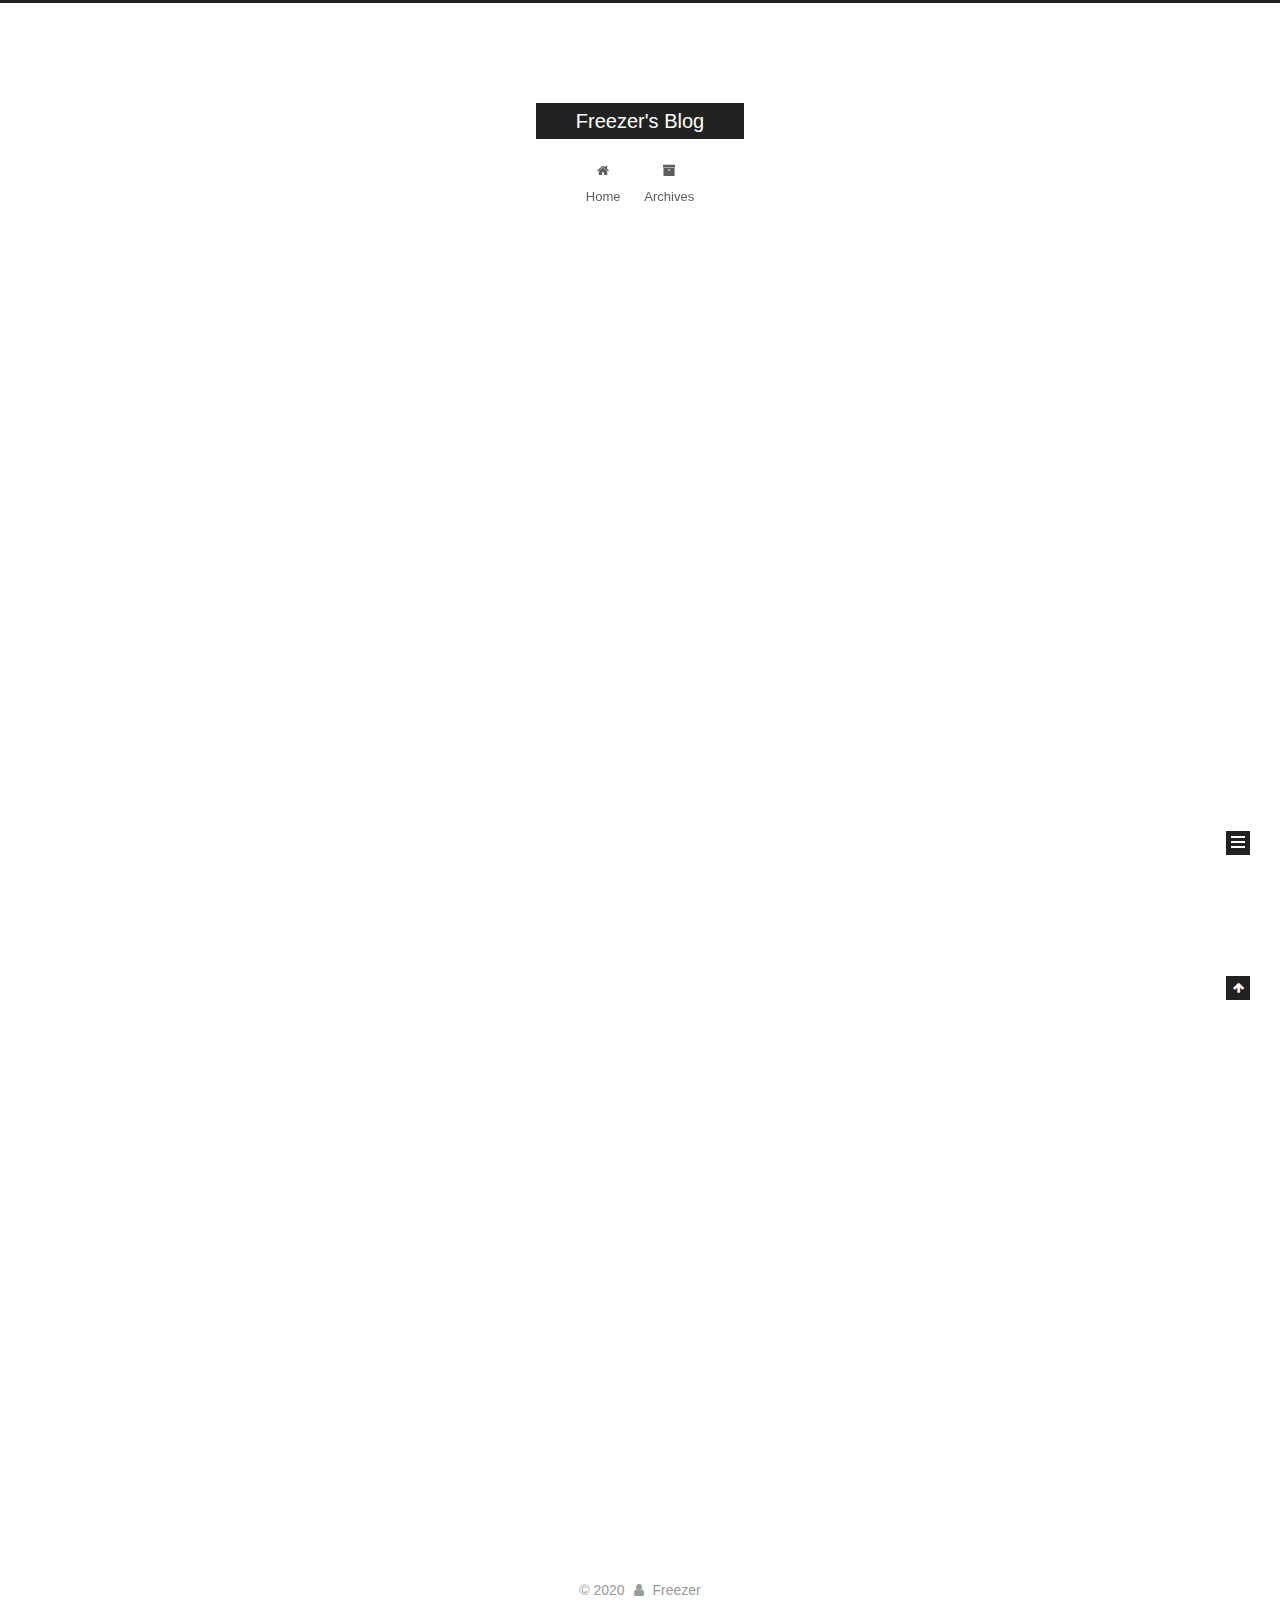
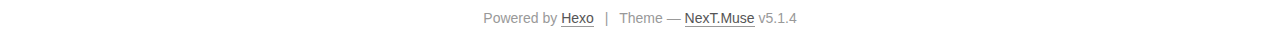
<file: index.html>
<!DOCTYPE html>



  


<html class="theme-next muse use-motion" lang="zh-cn">
<head><meta name="generator" content="Hexo 3.9.0">
  <meta charset="UTF-8">
<meta http-equiv="X-UA-Compatible" content="IE=edge">
<meta name="viewport" content="width=device-width, initial-scale=1, maximum-scale=1">
<meta name="theme-color" content="#222">









<meta http-equiv="Cache-Control" content="no-transform">
<meta http-equiv="Cache-Control" content="no-siteapp">
















  
  
  <link href="/lib/fancybox/source/jquery.fancybox.css?v=2.1.5" rel="stylesheet" type="text/css">







<link href="/lib/font-awesome/css/font-awesome.min.css?v=4.6.2" rel="stylesheet" type="text/css">

<link href="/css/main.css?v=5.1.4" rel="stylesheet" type="text/css">


  <link rel="apple-touch-icon" sizes="180x180" href="/images/apple-touch-icon-next.png?v=5.1.4">


  <link rel="icon" type="image/png" sizes="32x32" href="/images/favicon-32x32-next.png?v=5.1.4">


  <link rel="icon" type="image/png" sizes="16x16" href="/images/favicon-16x16-next.png?v=5.1.4">


  <link rel="mask-icon" href="/images/logo.svg?v=5.1.4" color="#222">





  <meta name="keywords" content="Hexo, NexT">










<meta name="description" content="个人博客">
<meta name="keywords" content="javascript">
<meta property="og:type" content="website">
<meta property="og:title" content="Freezer&#39;s Blog">
<meta property="og:url" content="https://freezer95.github.io/index.html">
<meta property="og:site_name" content="Freezer&#39;s Blog">
<meta property="og:description" content="个人博客">
<meta property="og:locale" content="zh-cn">
<meta name="twitter:card" content="summary">
<meta name="twitter:title" content="Freezer&#39;s Blog">
<meta name="twitter:description" content="个人博客">



<script type="text/javascript" id="hexo.configurations">
  var NexT = window.NexT || {};
  var CONFIG = {
    root: '/',
    scheme: 'Muse',
    version: '5.1.4',
    sidebar: {"position":"left","display":"post","offset":12,"b2t":false,"scrollpercent":false,"onmobile":false},
    fancybox: true,
    tabs: true,
    motion: {"enable":true,"async":false,"transition":{"post_block":"fadeIn","post_header":"slideDownIn","post_body":"slideDownIn","coll_header":"slideLeftIn","sidebar":"slideUpIn"}},
    duoshuo: {
      userId: '0',
      author: 'Author'
    },
    algolia: {
      applicationID: '',
      apiKey: '',
      indexName: '',
      hits: {"per_page":10},
      labels: {"input_placeholder":"Search for Posts","hits_empty":"We didn't find any results for the search: ${query}","hits_stats":"${hits} results found in ${time} ms"}
    }
  };
</script>



  <link rel="canonical" href="https://freezer95.github.io/">





  <title>Freezer's Blog</title>
  








</head>

<body itemscope itemtype="http://schema.org/WebPage" lang="zh-cn">

  
  
    
  

  <div class="container sidebar-position-left 
  page-home">
    <div class="headband"></div>

    <header id="header" class="header" itemscope itemtype="http://schema.org/WPHeader">
      <div class="header-inner"><div class="site-brand-wrapper">
  <div class="site-meta ">
    

    <div class="custom-logo-site-title">
      <a href="/" class="brand" rel="start">
        <span class="logo-line-before"><i></i></span>
        <span class="site-title">Freezer's Blog</span>
        <span class="logo-line-after"><i></i></span>
      </a>
    </div>
      
        <p class="site-subtitle"></p>
      
  </div>

  <div class="site-nav-toggle">
    <button>
      <span class="btn-bar"></span>
      <span class="btn-bar"></span>
      <span class="btn-bar"></span>
    </button>
  </div>
</div>

<nav class="site-nav">
  

  
    <ul id="menu" class="menu">
      
        
        <li class="menu-item menu-item-home">
          <a href="/" rel="section">
            
              <i class="menu-item-icon fa fa-fw fa-home"></i> <br>
            
            Home
          </a>
        </li>
      
        
        <li class="menu-item menu-item-archives">
          <a href="/archives/" rel="section">
            
              <i class="menu-item-icon fa fa-fw fa-archive"></i> <br>
            
            Archives
          </a>
        </li>
      

      
    </ul>
  

  
</nav>



 </div>
    </header>

    <main id="main" class="main">
      <div class="main-inner">
        <div class="content-wrap">
          <div id="content" class="content">
            
  <section id="posts" class="posts-expand">
    
      

  

  
  
  

  <article class="post post-type-normal" itemscope itemtype="http://schema.org/Article">
  
  
  
  <div class="post-block">
    <link itemprop="mainEntityOfPage" href="https://freezer95.github.io/2020/09/11/autotest/">

    <span hidden itemprop="author" itemscope itemtype="http://schema.org/Person">
      <meta itemprop="name" content="Freezer">
      <meta itemprop="description" content>
      <meta itemprop="image" content="/images/avatar.gif">
    </span>

    <span hidden itemprop="publisher" itemscope itemtype="http://schema.org/Organization">
      <meta itemprop="name" content="Freezer's Blog">
    </span>

    
      <header class="post-header">

        
        
          <h1 class="post-title" itemprop="name headline">
                
                <a class="post-title-link" href="/2020/09/11/autotest/" itemprop="url">自动化测试</a></h1>
        

        <div class="post-meta">
          <span class="post-time">
            
              <span class="post-meta-item-icon">
                <i class="fa fa-calendar-o"></i>
              </span>
              
                <span class="post-meta-item-text">Posted on</span>
              
              <time title="Post created" itemprop="dateCreated datePublished" datetime="2020-09-11T15:11:35+08:00">
                2020-09-11
              </time>
            

            

            
          </span>

          

          
            
          

          
          

          

          

          

        </div>
      </header>
    

    
    
    
    <div class="post-body" itemprop="articleBody">

      
      

      
        
          质量保证在软件开发中一直占据着重要地位，如何在快速开发软件的过程中保证质量，是软件开发工程师一直面临的问题。传统人工测试采用在测试环境进行黑盒测试的技术方案，软件系统规模越大，局限性越明显。自动化测试可以补充传统人工测试的短板，集成到构建部署流程中，自动执行并生成测试报告，减少传统人工测试中的惯性思维所导致的测试疏漏和人为差错。
          <!--noindex-->
          <div class="post-button text-center">
            <a class="btn" href="/2020/09/11/autotest/">
              Read more &raquo;
            </a>
          </div>
          <!--/noindex-->
        
      
    </div>
    
    
    

    

    

    

    <footer class="post-footer">
      

      

      

      
      
        <div class="post-eof"></div>
      
    </footer>
  </div>
  
  
  
  </article>


    
      

  

  
  
  

  <article class="post post-type-normal" itemscope itemtype="http://schema.org/Article">
  
  
  
  <div class="post-block">
    <link itemprop="mainEntityOfPage" href="https://freezer95.github.io/2020/07/21/formily/">

    <span hidden itemprop="author" itemscope itemtype="http://schema.org/Person">
      <meta itemprop="name" content="Freezer">
      <meta itemprop="description" content>
      <meta itemprop="image" content="/images/avatar.gif">
    </span>

    <span hidden itemprop="publisher" itemscope itemtype="http://schema.org/Organization">
      <meta itemprop="name" content="Freezer's Blog">
    </span>

    
      <header class="post-header">

        
        
          <h1 class="post-title" itemprop="name headline">
                
                <a class="post-title-link" href="/2020/07/21/formily/" itemprop="url">Formily 架构及实现</a></h1>
        

        <div class="post-meta">
          <span class="post-time">
            
              <span class="post-meta-item-icon">
                <i class="fa fa-calendar-o"></i>
              </span>
              
                <span class="post-meta-item-text">Posted on</span>
              
              <time title="Post created" itemprop="dateCreated datePublished" datetime="2020-07-21T09:32:10+08:00">
                2020-07-21
              </time>
            

            

            
          </span>

          

          
            
          

          
          

          

          

          

        </div>
      </header>
    

    
    
    
    <div class="post-body" itemprop="articleBody">

      
      

      
        
          Formily 作为目前最流行的复杂表单解决方案之一，提供了面向“数据关联，逻辑联动，校验联动”等业务层代码的解决方案。本篇文章适用于有一定 Formily 使用经验的同学，进一步了解 Formily 的设计和实现，适用于版本 v1.1.4。
          <!--noindex-->
          <div class="post-button text-center">
            <a class="btn" href="/2020/07/21/formily/">
              Read more &raquo;
            </a>
          </div>
          <!--/noindex-->
        
      
    </div>
    
    
    

    

    

    

    <footer class="post-footer">
      

      

      

      
      
        <div class="post-eof"></div>
      
    </footer>
  </div>
  
  
  
  </article>


    
      

  

  
  
  

  <article class="post post-type-normal" itemscope itemtype="http://schema.org/Article">
  
  
  
  <div class="post-block">
    <link itemprop="mainEntityOfPage" href="https://freezer95.github.io/2019/06/21/lifecycle/">

    <span hidden itemprop="author" itemscope itemtype="http://schema.org/Person">
      <meta itemprop="name" content="Freezer">
      <meta itemprop="description" content>
      <meta itemprop="image" content="/images/avatar.gif">
    </span>

    <span hidden itemprop="publisher" itemscope itemtype="http://schema.org/Organization">
      <meta itemprop="name" content="Freezer's Blog">
    </span>

    
      <header class="post-header">

        
        
          <h1 class="post-title" itemprop="name headline">
                
                <a class="post-title-link" href="/2019/06/21/lifecycle/" itemprop="url">Vue(v2.6.10) - 生命周期</a></h1>
        

        <div class="post-meta">
          <span class="post-time">
            
              <span class="post-meta-item-icon">
                <i class="fa fa-calendar-o"></i>
              </span>
              
                <span class="post-meta-item-text">Posted on</span>
              
              <time title="Post created" itemprop="dateCreated datePublished" datetime="2019-06-21T10:00:00+08:00">
                2019-06-21
              </time>
            

            

            
          </span>

          

          
            
          

          
          

          

          

          

        </div>
      </header>
    

    
    
    
    <div class="post-body" itemprop="articleBody">

      
      

      
        
          Vue 作为当前热门的框架之一，主要难点分为三大部分：模板编译、MVVM、虚拟DOM。而生命周期作为实例从创建到销毁全过程暴露的钩子，既为用户提供了在不同阶段注入代码的机会，也提供了了解整个框架源码的切入点。本篇文章，以生命周期为入口，旨在帮助大家抓住 Vue 框架运行的主线，会涉及到三大部分（模板编译、MVVM、虚拟DOM）的概念，但不会做更深入的说明。如有兴趣，可自行阅读其他资料或源码。
          <!--noindex-->
          <div class="post-button text-center">
            <a class="btn" href="/2019/06/21/lifecycle/">
              Read more &raquo;
            </a>
          </div>
          <!--/noindex-->
        
      
    </div>
    
    
    

    

    

    

    <footer class="post-footer">
      

      

      

      
      
        <div class="post-eof"></div>
      
    </footer>
  </div>
  
  
  
  </article>


    
  </section>

  


          </div>
          


          

        </div>
        
          
  
  <div class="sidebar-toggle">
    <div class="sidebar-toggle-line-wrap">
      <span class="sidebar-toggle-line sidebar-toggle-line-first"></span>
      <span class="sidebar-toggle-line sidebar-toggle-line-middle"></span>
      <span class="sidebar-toggle-line sidebar-toggle-line-last"></span>
    </div>
  </div>

  <aside id="sidebar" class="sidebar">
    
    <div class="sidebar-inner">

      

      

      <section class="site-overview-wrap sidebar-panel sidebar-panel-active">
        <div class="site-overview">
          <div class="site-author motion-element" itemprop="author" itemscope itemtype="http://schema.org/Person">
            
              <p class="site-author-name" itemprop="name">Freezer</p>
              <p class="site-description motion-element" itemprop="description">个人博客</p>
          </div>

          <nav class="site-state motion-element">

            
              <div class="site-state-item site-state-posts">
              
                <a href="/archives/">
              
                  <span class="site-state-item-count">3</span>
                  <span class="site-state-item-name">posts</span>
                </a>
              </div>
            

            

            
              
              
              <div class="site-state-item site-state-tags">
                
                  <span class="site-state-item-count">5</span>
                  <span class="site-state-item-name">tags</span>
                
              </div>
            

          </nav>

          

          

          
          

          
          

          

        </div>
      </section>

      

      

    </div>
  </aside>


        
      </div>
    </main>

    <footer id="footer" class="footer">
      <div class="footer-inner">
        <div class="copyright">&copy; <span itemprop="copyrightYear">2020</span>
  <span class="with-love">
    <i class="fa fa-user"></i>
  </span>
  <span class="author" itemprop="copyrightHolder">Freezer</span>

  
</div>


  <div class="powered-by">Powered by <a class="theme-link" target="_blank" href="https://hexo.io">Hexo</a></div>



  <span class="post-meta-divider">|</span>



  <div class="theme-info">Theme &mdash; <a class="theme-link" target="_blank" href="https://github.com/iissnan/hexo-theme-next">NexT.Muse</a> v5.1.4</div>




        







        
      </div>
    </footer>

    
      <div class="back-to-top">
        <i class="fa fa-arrow-up"></i>
        
      </div>
    

    

  </div>

  

<script type="text/javascript">
  if (Object.prototype.toString.call(window.Promise) !== '[object Function]') {
    window.Promise = null;
  }
</script>









  












  
  
    <script type="text/javascript" src="/lib/jquery/index.js?v=2.1.3"></script>
  

  
  
    <script type="text/javascript" src="/lib/fastclick/lib/fastclick.min.js?v=1.0.6"></script>
  

  
  
    <script type="text/javascript" src="/lib/jquery_lazyload/jquery.lazyload.js?v=1.9.7"></script>
  

  
  
    <script type="text/javascript" src="/lib/velocity/velocity.min.js?v=1.2.1"></script>
  

  
  
    <script type="text/javascript" src="/lib/velocity/velocity.ui.min.js?v=1.2.1"></script>
  

  
  
    <script type="text/javascript" src="/lib/fancybox/source/jquery.fancybox.pack.js?v=2.1.5"></script>
  


  


  <script type="text/javascript" src="/js/src/utils.js?v=5.1.4"></script>

  <script type="text/javascript" src="/js/src/motion.js?v=5.1.4"></script>



  
  

  

  


  <script type="text/javascript" src="/js/src/bootstrap.js?v=5.1.4"></script>



  


  




	





  





  












  





  

  

  

  
  

  

  

  

</body>
</html>
</file>
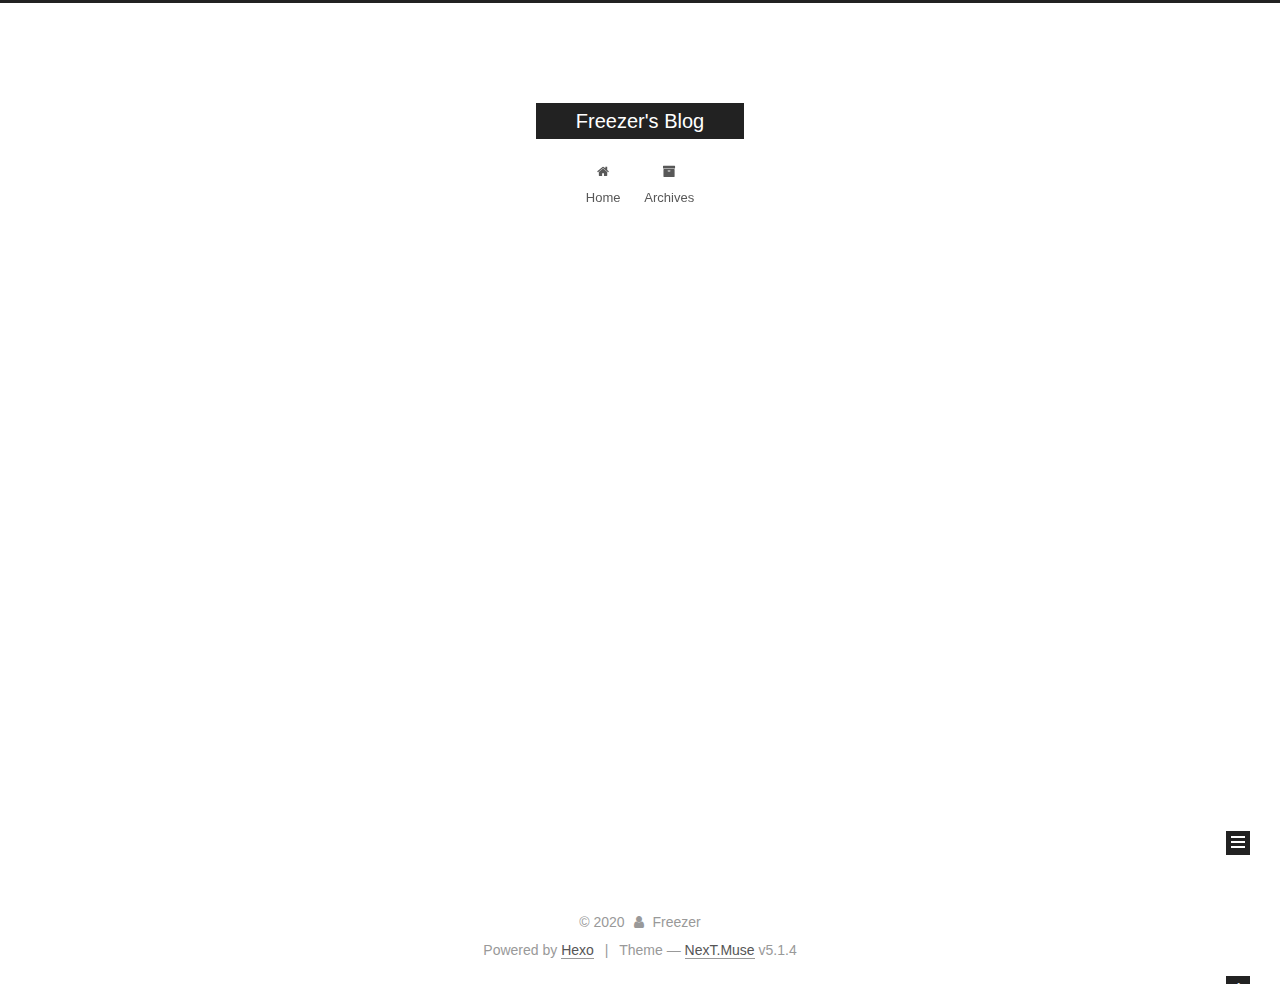
<file: archives/index.html>
<!DOCTYPE html>



  


<html class="theme-next muse use-motion" lang="zh-cn">
<head><meta name="generator" content="Hexo 3.9.0">
  <meta charset="UTF-8">
<meta http-equiv="X-UA-Compatible" content="IE=edge">
<meta name="viewport" content="width=device-width, initial-scale=1, maximum-scale=1">
<meta name="theme-color" content="#222">









<meta http-equiv="Cache-Control" content="no-transform">
<meta http-equiv="Cache-Control" content="no-siteapp">
















  
  
  <link href="/lib/fancybox/source/jquery.fancybox.css?v=2.1.5" rel="stylesheet" type="text/css">







<link href="/lib/font-awesome/css/font-awesome.min.css?v=4.6.2" rel="stylesheet" type="text/css">

<link href="/css/main.css?v=5.1.4" rel="stylesheet" type="text/css">


  <link rel="apple-touch-icon" sizes="180x180" href="/images/apple-touch-icon-next.png?v=5.1.4">


  <link rel="icon" type="image/png" sizes="32x32" href="/images/favicon-32x32-next.png?v=5.1.4">


  <link rel="icon" type="image/png" sizes="16x16" href="/images/favicon-16x16-next.png?v=5.1.4">


  <link rel="mask-icon" href="/images/logo.svg?v=5.1.4" color="#222">





  <meta name="keywords" content="Hexo, NexT">










<meta name="description" content="个人博客">
<meta name="keywords" content="javascript">
<meta property="og:type" content="website">
<meta property="og:title" content="Freezer&#39;s Blog">
<meta property="og:url" content="https://freezer95.github.io/archives/index.html">
<meta property="og:site_name" content="Freezer&#39;s Blog">
<meta property="og:description" content="个人博客">
<meta property="og:locale" content="zh-cn">
<meta name="twitter:card" content="summary">
<meta name="twitter:title" content="Freezer&#39;s Blog">
<meta name="twitter:description" content="个人博客">



<script type="text/javascript" id="hexo.configurations">
  var NexT = window.NexT || {};
  var CONFIG = {
    root: '/',
    scheme: 'Muse',
    version: '5.1.4',
    sidebar: {"position":"left","display":"post","offset":12,"b2t":false,"scrollpercent":false,"onmobile":false},
    fancybox: true,
    tabs: true,
    motion: {"enable":true,"async":false,"transition":{"post_block":"fadeIn","post_header":"slideDownIn","post_body":"slideDownIn","coll_header":"slideLeftIn","sidebar":"slideUpIn"}},
    duoshuo: {
      userId: '0',
      author: 'Author'
    },
    algolia: {
      applicationID: '',
      apiKey: '',
      indexName: '',
      hits: {"per_page":10},
      labels: {"input_placeholder":"Search for Posts","hits_empty":"We didn't find any results for the search: ${query}","hits_stats":"${hits} results found in ${time} ms"}
    }
  };
</script>



  <link rel="canonical" href="https://freezer95.github.io/archives/">





  <title>Archive | Freezer's Blog</title>
  








</head>

<body itemscope itemtype="http://schema.org/WebPage" lang="zh-cn">

  
  
    
  

  <div class="container sidebar-position-left page-archive">
    <div class="headband"></div>

    <header id="header" class="header" itemscope itemtype="http://schema.org/WPHeader">
      <div class="header-inner"><div class="site-brand-wrapper">
  <div class="site-meta ">
    

    <div class="custom-logo-site-title">
      <a href="/" class="brand" rel="start">
        <span class="logo-line-before"><i></i></span>
        <span class="site-title">Freezer's Blog</span>
        <span class="logo-line-after"><i></i></span>
      </a>
    </div>
      
        <p class="site-subtitle"></p>
      
  </div>

  <div class="site-nav-toggle">
    <button>
      <span class="btn-bar"></span>
      <span class="btn-bar"></span>
      <span class="btn-bar"></span>
    </button>
  </div>
</div>

<nav class="site-nav">
  

  
    <ul id="menu" class="menu">
      
        
        <li class="menu-item menu-item-home">
          <a href="/" rel="section">
            
              <i class="menu-item-icon fa fa-fw fa-home"></i> <br>
            
            Home
          </a>
        </li>
      
        
        <li class="menu-item menu-item-archives">
          <a href="/archives/" rel="section">
            
              <i class="menu-item-icon fa fa-fw fa-archive"></i> <br>
            
            Archives
          </a>
        </li>
      

      
    </ul>
  

  
</nav>



 </div>
    </header>

    <main id="main" class="main">
      <div class="main-inner">
        <div class="content-wrap">
          <div id="content" class="content">
            

  
  
  
  <div class="post-block archive">
    <div id="posts" class="posts-collapse">
      <span class="archive-move-on"></span>

      <span class="archive-page-counter">
        
        
        
          
        
        Um..! 3 posts in total. Keep on posting.
      </span>

      

        
        
        

        
          
          <div class="collection-title">
            <h1 class="archive-year" id="archive-year-2020">2020</h1>
          </div>
        
        

        

  <article class="post post-type-normal" itemscope itemtype="http://schema.org/Article">
    <header class="post-header">

      <h2 class="post-title">
        
            <a class="post-title-link" href="/2020/09/11/autotest/" itemprop="url">
              
                <span itemprop="name">自动化测试</span>
              
            </a>
        
      </h2>

      <div class="post-meta">
        <time class="post-time" itemprop="dateCreated" datetime="2020-09-11T15:11:35+08:00" content="2020-09-11">
          09-11
        </time>
      </div>

    </header>
  </article>



      

        
        
        

        
        

        

  <article class="post post-type-normal" itemscope itemtype="http://schema.org/Article">
    <header class="post-header">

      <h2 class="post-title">
        
            <a class="post-title-link" href="/2020/07/21/formily/" itemprop="url">
              
                <span itemprop="name">Formily 架构及实现</span>
              
            </a>
        
      </h2>

      <div class="post-meta">
        <time class="post-time" itemprop="dateCreated" datetime="2020-07-21T09:32:10+08:00" content="2020-07-21">
          07-21
        </time>
      </div>

    </header>
  </article>



      

        
        
        

        
          
          <div class="collection-title">
            <h1 class="archive-year" id="archive-year-2019">2019</h1>
          </div>
        
        

        

  <article class="post post-type-normal" itemscope itemtype="http://schema.org/Article">
    <header class="post-header">

      <h2 class="post-title">
        
            <a class="post-title-link" href="/2019/06/21/lifecycle/" itemprop="url">
              
                <span itemprop="name">Vue(v2.6.10) - 生命周期</span>
              
            </a>
        
      </h2>

      <div class="post-meta">
        <time class="post-time" itemprop="dateCreated" datetime="2019-06-21T10:00:00+08:00" content="2019-06-21">
          06-21
        </time>
      </div>

    </header>
  </article>



      

    </div>
  </div>
  
  
  

  



          </div>
          


          

        </div>
        
          
  
  <div class="sidebar-toggle">
    <div class="sidebar-toggle-line-wrap">
      <span class="sidebar-toggle-line sidebar-toggle-line-first"></span>
      <span class="sidebar-toggle-line sidebar-toggle-line-middle"></span>
      <span class="sidebar-toggle-line sidebar-toggle-line-last"></span>
    </div>
  </div>

  <aside id="sidebar" class="sidebar">
    
    <div class="sidebar-inner">

      

      

      <section class="site-overview-wrap sidebar-panel sidebar-panel-active">
        <div class="site-overview">
          <div class="site-author motion-element" itemprop="author" itemscope itemtype="http://schema.org/Person">
            
              <p class="site-author-name" itemprop="name">Freezer</p>
              <p class="site-description motion-element" itemprop="description">个人博客</p>
          </div>

          <nav class="site-state motion-element">

            
              <div class="site-state-item site-state-posts">
              
                <a href="/archives/">
              
                  <span class="site-state-item-count">3</span>
                  <span class="site-state-item-name">posts</span>
                </a>
              </div>
            

            

            
              
              
              <div class="site-state-item site-state-tags">
                
                  <span class="site-state-item-count">5</span>
                  <span class="site-state-item-name">tags</span>
                
              </div>
            

          </nav>

          

          

          
          

          
          

          

        </div>
      </section>

      

      

    </div>
  </aside>


        
      </div>
    </main>

    <footer id="footer" class="footer">
      <div class="footer-inner">
        <div class="copyright">&copy; <span itemprop="copyrightYear">2020</span>
  <span class="with-love">
    <i class="fa fa-user"></i>
  </span>
  <span class="author" itemprop="copyrightHolder">Freezer</span>

  
</div>


  <div class="powered-by">Powered by <a class="theme-link" target="_blank" href="https://hexo.io">Hexo</a></div>



  <span class="post-meta-divider">|</span>



  <div class="theme-info">Theme &mdash; <a class="theme-link" target="_blank" href="https://github.com/iissnan/hexo-theme-next">NexT.Muse</a> v5.1.4</div>




        







        
      </div>
    </footer>

    
      <div class="back-to-top">
        <i class="fa fa-arrow-up"></i>
        
      </div>
    

    

  </div>

  

<script type="text/javascript">
  if (Object.prototype.toString.call(window.Promise) !== '[object Function]') {
    window.Promise = null;
  }
</script>









  












  
  
    <script type="text/javascript" src="/lib/jquery/index.js?v=2.1.3"></script>
  

  
  
    <script type="text/javascript" src="/lib/fastclick/lib/fastclick.min.js?v=1.0.6"></script>
  

  
  
    <script type="text/javascript" src="/lib/jquery_lazyload/jquery.lazyload.js?v=1.9.7"></script>
  

  
  
    <script type="text/javascript" src="/lib/velocity/velocity.min.js?v=1.2.1"></script>
  

  
  
    <script type="text/javascript" src="/lib/velocity/velocity.ui.min.js?v=1.2.1"></script>
  

  
  
    <script type="text/javascript" src="/lib/fancybox/source/jquery.fancybox.pack.js?v=2.1.5"></script>
  


  


  <script type="text/javascript" src="/js/src/utils.js?v=5.1.4"></script>

  <script type="text/javascript" src="/js/src/motion.js?v=5.1.4"></script>



  
  

  

  


  <script type="text/javascript" src="/js/src/bootstrap.js?v=5.1.4"></script>



  


  




	





  





  












  





  

  

  

  
  

  

  

  

</body>
</html>
</file>
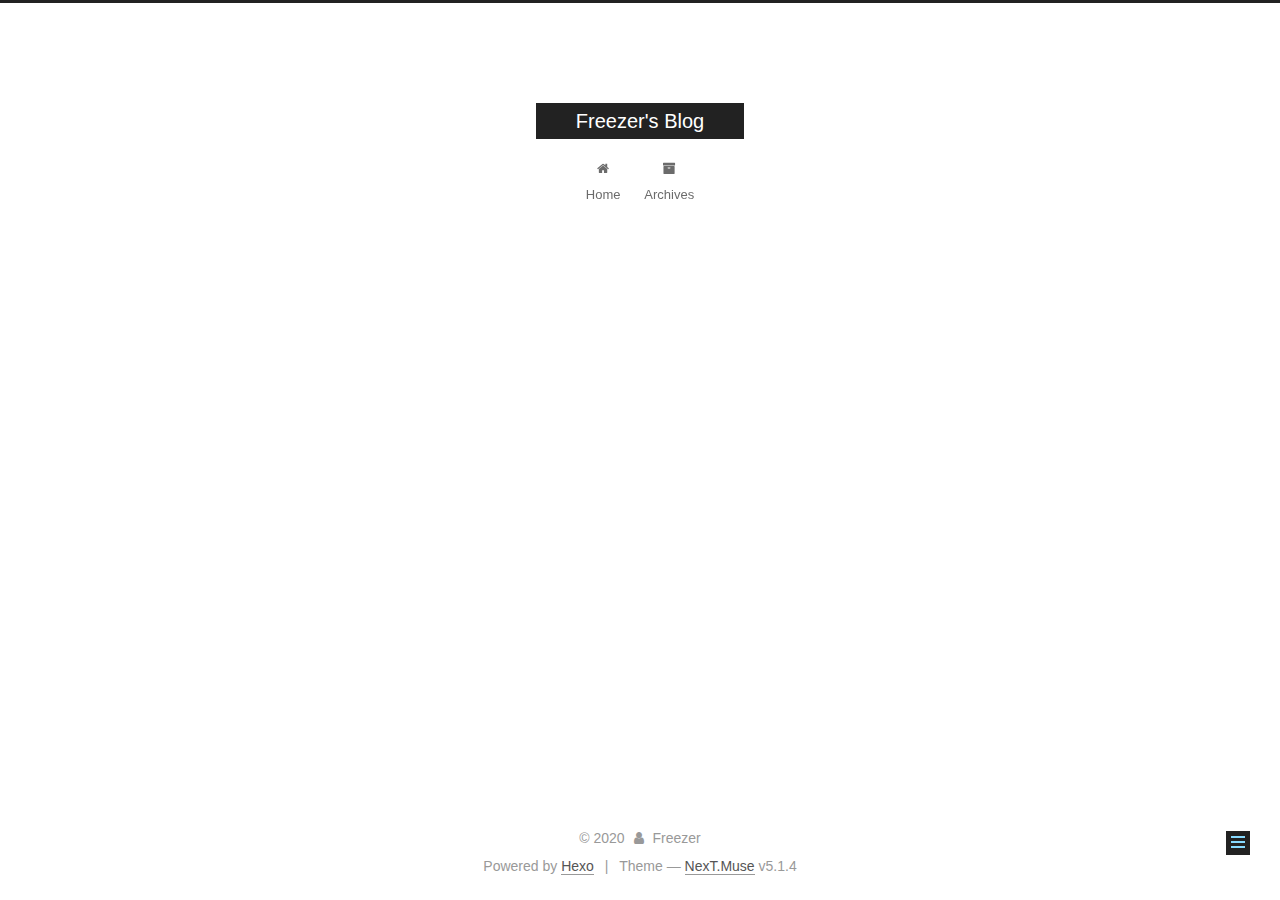
<file: tags/index.html>
<!DOCTYPE html>



  


<html class="theme-next muse use-motion" lang="zh-cn">
<head><meta name="generator" content="Hexo 3.9.0">
  <meta charset="UTF-8">
<meta http-equiv="X-UA-Compatible" content="IE=edge">
<meta name="viewport" content="width=device-width, initial-scale=1, maximum-scale=1">
<meta name="theme-color" content="#222">









<meta http-equiv="Cache-Control" content="no-transform">
<meta http-equiv="Cache-Control" content="no-siteapp">
















  
  
  <link href="/lib/fancybox/source/jquery.fancybox.css?v=2.1.5" rel="stylesheet" type="text/css">







<link href="/lib/font-awesome/css/font-awesome.min.css?v=4.6.2" rel="stylesheet" type="text/css">

<link href="/css/main.css?v=5.1.4" rel="stylesheet" type="text/css">


  <link rel="apple-touch-icon" sizes="180x180" href="/images/apple-touch-icon-next.png?v=5.1.4">


  <link rel="icon" type="image/png" sizes="32x32" href="/images/favicon-32x32-next.png?v=5.1.4">


  <link rel="icon" type="image/png" sizes="16x16" href="/images/favicon-16x16-next.png?v=5.1.4">


  <link rel="mask-icon" href="/images/logo.svg?v=5.1.4" color="#222">





  <meta name="keywords" content="Hexo, NexT">










<meta name="description" content="个人博客">
<meta name="keywords" content="javascript">
<meta property="og:type" content="website">
<meta property="og:title" content="tags">
<meta property="og:url" content="https://freezer95.github.io/tags/index.html">
<meta property="og:site_name" content="Freezer&#39;s Blog">
<meta property="og:description" content="个人博客">
<meta property="og:locale" content="zh-cn">
<meta property="og:updated_time" content="2020-09-11T06:45:46.755Z">
<meta name="twitter:card" content="summary">
<meta name="twitter:title" content="tags">
<meta name="twitter:description" content="个人博客">



<script type="text/javascript" id="hexo.configurations">
  var NexT = window.NexT || {};
  var CONFIG = {
    root: '/',
    scheme: 'Muse',
    version: '5.1.4',
    sidebar: {"position":"left","display":"post","offset":12,"b2t":false,"scrollpercent":false,"onmobile":false},
    fancybox: true,
    tabs: true,
    motion: {"enable":true,"async":false,"transition":{"post_block":"fadeIn","post_header":"slideDownIn","post_body":"slideDownIn","coll_header":"slideLeftIn","sidebar":"slideUpIn"}},
    duoshuo: {
      userId: '0',
      author: 'Author'
    },
    algolia: {
      applicationID: '',
      apiKey: '',
      indexName: '',
      hits: {"per_page":10},
      labels: {"input_placeholder":"Search for Posts","hits_empty":"We didn't find any results for the search: ${query}","hits_stats":"${hits} results found in ${time} ms"}
    }
  };
</script>



  <link rel="canonical" href="https://freezer95.github.io/tags/">





  <title>tags | Freezer's Blog</title>
  








</head>

<body itemscope itemtype="http://schema.org/WebPage" lang="zh-cn">

  
  
    
  

  <div class="container sidebar-position-left page-post-detail">
    <div class="headband"></div>

    <header id="header" class="header" itemscope itemtype="http://schema.org/WPHeader">
      <div class="header-inner"><div class="site-brand-wrapper">
  <div class="site-meta ">
    

    <div class="custom-logo-site-title">
      <a href="/" class="brand" rel="start">
        <span class="logo-line-before"><i></i></span>
        <span class="site-title">Freezer's Blog</span>
        <span class="logo-line-after"><i></i></span>
      </a>
    </div>
      
        <p class="site-subtitle"></p>
      
  </div>

  <div class="site-nav-toggle">
    <button>
      <span class="btn-bar"></span>
      <span class="btn-bar"></span>
      <span class="btn-bar"></span>
    </button>
  </div>
</div>

<nav class="site-nav">
  

  
    <ul id="menu" class="menu">
      
        
        <li class="menu-item menu-item-home">
          <a href="/" rel="section">
            
              <i class="menu-item-icon fa fa-fw fa-home"></i> <br>
            
            Home
          </a>
        </li>
      
        
        <li class="menu-item menu-item-archives">
          <a href="/archives/" rel="section">
            
              <i class="menu-item-icon fa fa-fw fa-archive"></i> <br>
            
            Archives
          </a>
        </li>
      

      
    </ul>
  

  
</nav>



 </div>
    </header>

    <main id="main" class="main">
      <div class="main-inner">
        <div class="content-wrap">
          <div id="content" class="content">
            

  <div id="posts" class="posts-expand">
    
    
    
    <div class="post-block page">
      <header class="post-header">

	<h1 class="post-title" itemprop="name headline">tags</h1>



</header>

      
      
      
      <div class="post-body">
        
        
          
        
      </div>
      
      
      
    </div>
    
    
    
  </div>


          </div>
          


          

  



        </div>
        
          
  
  <div class="sidebar-toggle">
    <div class="sidebar-toggle-line-wrap">
      <span class="sidebar-toggle-line sidebar-toggle-line-first"></span>
      <span class="sidebar-toggle-line sidebar-toggle-line-middle"></span>
      <span class="sidebar-toggle-line sidebar-toggle-line-last"></span>
    </div>
  </div>

  <aside id="sidebar" class="sidebar">
    
    <div class="sidebar-inner">

      

      

      <section class="site-overview-wrap sidebar-panel sidebar-panel-active">
        <div class="site-overview">
          <div class="site-author motion-element" itemprop="author" itemscope itemtype="http://schema.org/Person">
            
              <p class="site-author-name" itemprop="name">Freezer</p>
              <p class="site-description motion-element" itemprop="description">个人博客</p>
          </div>

          <nav class="site-state motion-element">

            
              <div class="site-state-item site-state-posts">
              
                <a href="/archives/">
              
                  <span class="site-state-item-count">3</span>
                  <span class="site-state-item-name">posts</span>
                </a>
              </div>
            

            

            
              
              
              <div class="site-state-item site-state-tags">
                
                  <span class="site-state-item-count">5</span>
                  <span class="site-state-item-name">tags</span>
                
              </div>
            

          </nav>

          

          

          
          

          
          

          

        </div>
      </section>

      

      

    </div>
  </aside>


        
      </div>
    </main>

    <footer id="footer" class="footer">
      <div class="footer-inner">
        <div class="copyright">&copy; <span itemprop="copyrightYear">2020</span>
  <span class="with-love">
    <i class="fa fa-user"></i>
  </span>
  <span class="author" itemprop="copyrightHolder">Freezer</span>

  
</div>


  <div class="powered-by">Powered by <a class="theme-link" target="_blank" href="https://hexo.io">Hexo</a></div>



  <span class="post-meta-divider">|</span>



  <div class="theme-info">Theme &mdash; <a class="theme-link" target="_blank" href="https://github.com/iissnan/hexo-theme-next">NexT.Muse</a> v5.1.4</div>




        







        
      </div>
    </footer>

    
      <div class="back-to-top">
        <i class="fa fa-arrow-up"></i>
        
      </div>
    

    

  </div>

  

<script type="text/javascript">
  if (Object.prototype.toString.call(window.Promise) !== '[object Function]') {
    window.Promise = null;
  }
</script>









  












  
  
    <script type="text/javascript" src="/lib/jquery/index.js?v=2.1.3"></script>
  

  
  
    <script type="text/javascript" src="/lib/fastclick/lib/fastclick.min.js?v=1.0.6"></script>
  

  
  
    <script type="text/javascript" src="/lib/jquery_lazyload/jquery.lazyload.js?v=1.9.7"></script>
  

  
  
    <script type="text/javascript" src="/lib/velocity/velocity.min.js?v=1.2.1"></script>
  

  
  
    <script type="text/javascript" src="/lib/velocity/velocity.ui.min.js?v=1.2.1"></script>
  

  
  
    <script type="text/javascript" src="/lib/fancybox/source/jquery.fancybox.pack.js?v=2.1.5"></script>
  


  


  <script type="text/javascript" src="/js/src/utils.js?v=5.1.4"></script>

  <script type="text/javascript" src="/js/src/motion.js?v=5.1.4"></script>



  
  

  
  <script type="text/javascript" src="/js/src/scrollspy.js?v=5.1.4"></script>
<script type="text/javascript" src="/js/src/post-details.js?v=5.1.4"></script>



  


  <script type="text/javascript" src="/js/src/bootstrap.js?v=5.1.4"></script>



  


  




	





  





  












  





  

  

  

  
  

  

  

  

</body>
</html>
</file>
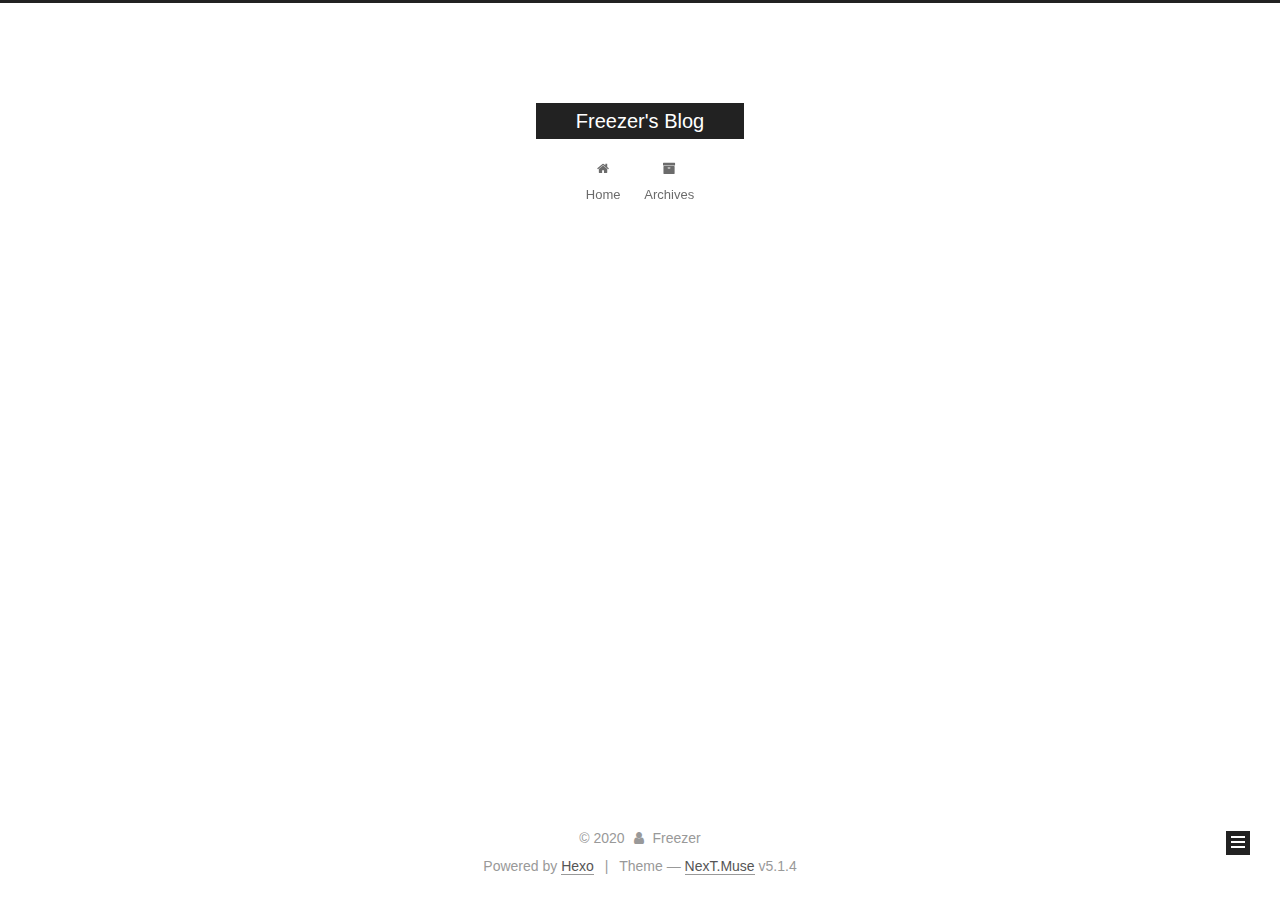
<file: tags/autotest/index.html>
<!DOCTYPE html>



  


<html class="theme-next muse use-motion" lang="zh-cn">
<head><meta name="generator" content="Hexo 3.9.0">
  <meta charset="UTF-8">
<meta http-equiv="X-UA-Compatible" content="IE=edge">
<meta name="viewport" content="width=device-width, initial-scale=1, maximum-scale=1">
<meta name="theme-color" content="#222">









<meta http-equiv="Cache-Control" content="no-transform">
<meta http-equiv="Cache-Control" content="no-siteapp">
















  
  
  <link href="/lib/fancybox/source/jquery.fancybox.css?v=2.1.5" rel="stylesheet" type="text/css">







<link href="/lib/font-awesome/css/font-awesome.min.css?v=4.6.2" rel="stylesheet" type="text/css">

<link href="/css/main.css?v=5.1.4" rel="stylesheet" type="text/css">


  <link rel="apple-touch-icon" sizes="180x180" href="/images/apple-touch-icon-next.png?v=5.1.4">


  <link rel="icon" type="image/png" sizes="32x32" href="/images/favicon-32x32-next.png?v=5.1.4">


  <link rel="icon" type="image/png" sizes="16x16" href="/images/favicon-16x16-next.png?v=5.1.4">


  <link rel="mask-icon" href="/images/logo.svg?v=5.1.4" color="#222">





  <meta name="keywords" content="Hexo, NexT">










<meta name="description" content="个人博客">
<meta name="keywords" content="javascript">
<meta property="og:type" content="website">
<meta property="og:title" content="Freezer&#39;s Blog">
<meta property="og:url" content="https://freezer95.github.io/tags/autotest/index.html">
<meta property="og:site_name" content="Freezer&#39;s Blog">
<meta property="og:description" content="个人博客">
<meta property="og:locale" content="zh-cn">
<meta name="twitter:card" content="summary">
<meta name="twitter:title" content="Freezer&#39;s Blog">
<meta name="twitter:description" content="个人博客">



<script type="text/javascript" id="hexo.configurations">
  var NexT = window.NexT || {};
  var CONFIG = {
    root: '/',
    scheme: 'Muse',
    version: '5.1.4',
    sidebar: {"position":"left","display":"post","offset":12,"b2t":false,"scrollpercent":false,"onmobile":false},
    fancybox: true,
    tabs: true,
    motion: {"enable":true,"async":false,"transition":{"post_block":"fadeIn","post_header":"slideDownIn","post_body":"slideDownIn","coll_header":"slideLeftIn","sidebar":"slideUpIn"}},
    duoshuo: {
      userId: '0',
      author: 'Author'
    },
    algolia: {
      applicationID: '',
      apiKey: '',
      indexName: '',
      hits: {"per_page":10},
      labels: {"input_placeholder":"Search for Posts","hits_empty":"We didn't find any results for the search: ${query}","hits_stats":"${hits} results found in ${time} ms"}
    }
  };
</script>



  <link rel="canonical" href="https://freezer95.github.io/tags/autotest/">





  <title>Tag: autotest | Freezer's Blog</title>
  








</head>

<body itemscope itemtype="http://schema.org/WebPage" lang="zh-cn">

  
  
    
  

  <div class="container sidebar-position-left ">
    <div class="headband"></div>

    <header id="header" class="header" itemscope itemtype="http://schema.org/WPHeader">
      <div class="header-inner"><div class="site-brand-wrapper">
  <div class="site-meta ">
    

    <div class="custom-logo-site-title">
      <a href="/" class="brand" rel="start">
        <span class="logo-line-before"><i></i></span>
        <span class="site-title">Freezer's Blog</span>
        <span class="logo-line-after"><i></i></span>
      </a>
    </div>
      
        <p class="site-subtitle"></p>
      
  </div>

  <div class="site-nav-toggle">
    <button>
      <span class="btn-bar"></span>
      <span class="btn-bar"></span>
      <span class="btn-bar"></span>
    </button>
  </div>
</div>

<nav class="site-nav">
  

  
    <ul id="menu" class="menu">
      
        
        <li class="menu-item menu-item-home">
          <a href="/" rel="section">
            
              <i class="menu-item-icon fa fa-fw fa-home"></i> <br>
            
            Home
          </a>
        </li>
      
        
        <li class="menu-item menu-item-archives">
          <a href="/archives/" rel="section">
            
              <i class="menu-item-icon fa fa-fw fa-archive"></i> <br>
            
            Archives
          </a>
        </li>
      

      
    </ul>
  

  
</nav>



 </div>
    </header>

    <main id="main" class="main">
      <div class="main-inner">
        <div class="content-wrap">
          <div id="content" class="content">
            

  
  
  
  <div class="post-block tag">

    <div id="posts" class="posts-collapse">
      <div class="collection-title">
        <h1>autotest<small>Tag</small>
        </h1>
      </div>

      
        

  <article class="post post-type-normal" itemscope itemtype="http://schema.org/Article">
    <header class="post-header">

      <h2 class="post-title">
        
            <a class="post-title-link" href="/2020/09/11/autotest/" itemprop="url">
              
                <span itemprop="name">自动化测试</span>
              
            </a>
        
      </h2>

      <div class="post-meta">
        <time class="post-time" itemprop="dateCreated" datetime="2020-09-11T15:11:35+08:00" content="2020-09-11">
          09-11
        </time>
      </div>

    </header>
  </article>


      
    </div>

  </div>
  
  
  

  


          </div>
          


          

        </div>
        
          
  
  <div class="sidebar-toggle">
    <div class="sidebar-toggle-line-wrap">
      <span class="sidebar-toggle-line sidebar-toggle-line-first"></span>
      <span class="sidebar-toggle-line sidebar-toggle-line-middle"></span>
      <span class="sidebar-toggle-line sidebar-toggle-line-last"></span>
    </div>
  </div>

  <aside id="sidebar" class="sidebar">
    
    <div class="sidebar-inner">

      

      

      <section class="site-overview-wrap sidebar-panel sidebar-panel-active">
        <div class="site-overview">
          <div class="site-author motion-element" itemprop="author" itemscope itemtype="http://schema.org/Person">
            
              <p class="site-author-name" itemprop="name">Freezer</p>
              <p class="site-description motion-element" itemprop="description">个人博客</p>
          </div>

          <nav class="site-state motion-element">

            
              <div class="site-state-item site-state-posts">
              
                <a href="/archives/">
              
                  <span class="site-state-item-count">3</span>
                  <span class="site-state-item-name">posts</span>
                </a>
              </div>
            

            

            
              
              
              <div class="site-state-item site-state-tags">
                
                  <span class="site-state-item-count">5</span>
                  <span class="site-state-item-name">tags</span>
                
              </div>
            

          </nav>

          

          

          
          

          
          

          

        </div>
      </section>

      

      

    </div>
  </aside>


        
      </div>
    </main>

    <footer id="footer" class="footer">
      <div class="footer-inner">
        <div class="copyright">&copy; <span itemprop="copyrightYear">2020</span>
  <span class="with-love">
    <i class="fa fa-user"></i>
  </span>
  <span class="author" itemprop="copyrightHolder">Freezer</span>

  
</div>


  <div class="powered-by">Powered by <a class="theme-link" target="_blank" href="https://hexo.io">Hexo</a></div>



  <span class="post-meta-divider">|</span>



  <div class="theme-info">Theme &mdash; <a class="theme-link" target="_blank" href="https://github.com/iissnan/hexo-theme-next">NexT.Muse</a> v5.1.4</div>




        







        
      </div>
    </footer>

    
      <div class="back-to-top">
        <i class="fa fa-arrow-up"></i>
        
      </div>
    

    

  </div>

  

<script type="text/javascript">
  if (Object.prototype.toString.call(window.Promise) !== '[object Function]') {
    window.Promise = null;
  }
</script>









  












  
  
    <script type="text/javascript" src="/lib/jquery/index.js?v=2.1.3"></script>
  

  
  
    <script type="text/javascript" src="/lib/fastclick/lib/fastclick.min.js?v=1.0.6"></script>
  

  
  
    <script type="text/javascript" src="/lib/jquery_lazyload/jquery.lazyload.js?v=1.9.7"></script>
  

  
  
    <script type="text/javascript" src="/lib/velocity/velocity.min.js?v=1.2.1"></script>
  

  
  
    <script type="text/javascript" src="/lib/velocity/velocity.ui.min.js?v=1.2.1"></script>
  

  
  
    <script type="text/javascript" src="/lib/fancybox/source/jquery.fancybox.pack.js?v=2.1.5"></script>
  


  


  <script type="text/javascript" src="/js/src/utils.js?v=5.1.4"></script>

  <script type="text/javascript" src="/js/src/motion.js?v=5.1.4"></script>



  
  

  

  


  <script type="text/javascript" src="/js/src/bootstrap.js?v=5.1.4"></script>



  


  




	





  





  












  





  

  

  

  
  

  

  

  

</body>
</html>
</file>
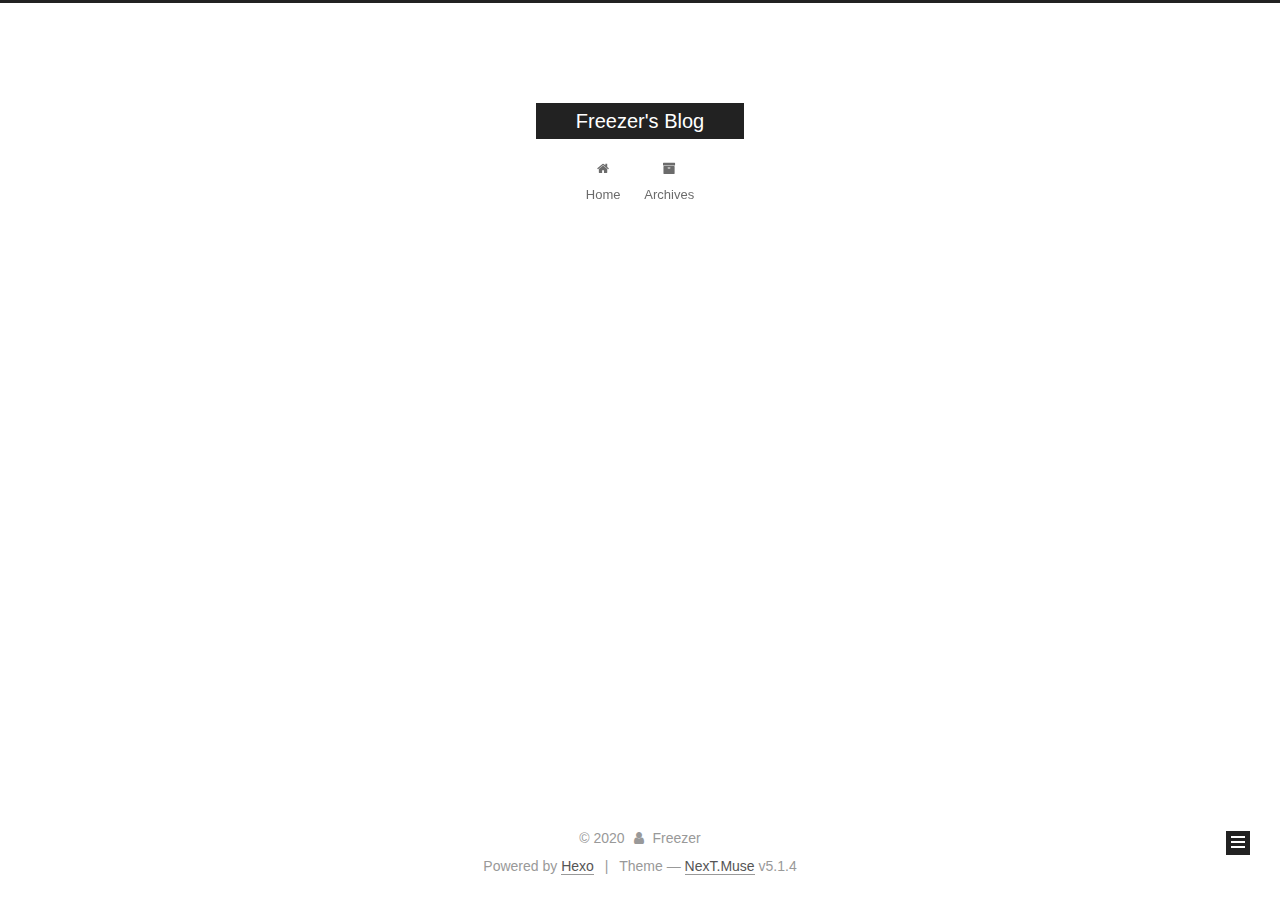
<file: tags/formily/index.html>
<!DOCTYPE html>



  


<html class="theme-next muse use-motion" lang="zh-cn">
<head><meta name="generator" content="Hexo 3.9.0">
  <meta charset="UTF-8">
<meta http-equiv="X-UA-Compatible" content="IE=edge">
<meta name="viewport" content="width=device-width, initial-scale=1, maximum-scale=1">
<meta name="theme-color" content="#222">









<meta http-equiv="Cache-Control" content="no-transform">
<meta http-equiv="Cache-Control" content="no-siteapp">
















  
  
  <link href="/lib/fancybox/source/jquery.fancybox.css?v=2.1.5" rel="stylesheet" type="text/css">







<link href="/lib/font-awesome/css/font-awesome.min.css?v=4.6.2" rel="stylesheet" type="text/css">

<link href="/css/main.css?v=5.1.4" rel="stylesheet" type="text/css">


  <link rel="apple-touch-icon" sizes="180x180" href="/images/apple-touch-icon-next.png?v=5.1.4">


  <link rel="icon" type="image/png" sizes="32x32" href="/images/favicon-32x32-next.png?v=5.1.4">


  <link rel="icon" type="image/png" sizes="16x16" href="/images/favicon-16x16-next.png?v=5.1.4">


  <link rel="mask-icon" href="/images/logo.svg?v=5.1.4" color="#222">





  <meta name="keywords" content="Hexo, NexT">










<meta name="description" content="个人博客">
<meta name="keywords" content="javascript">
<meta property="og:type" content="website">
<meta property="og:title" content="Freezer&#39;s Blog">
<meta property="og:url" content="https://freezer95.github.io/tags/formily/index.html">
<meta property="og:site_name" content="Freezer&#39;s Blog">
<meta property="og:description" content="个人博客">
<meta property="og:locale" content="zh-cn">
<meta name="twitter:card" content="summary">
<meta name="twitter:title" content="Freezer&#39;s Blog">
<meta name="twitter:description" content="个人博客">



<script type="text/javascript" id="hexo.configurations">
  var NexT = window.NexT || {};
  var CONFIG = {
    root: '/',
    scheme: 'Muse',
    version: '5.1.4',
    sidebar: {"position":"left","display":"post","offset":12,"b2t":false,"scrollpercent":false,"onmobile":false},
    fancybox: true,
    tabs: true,
    motion: {"enable":true,"async":false,"transition":{"post_block":"fadeIn","post_header":"slideDownIn","post_body":"slideDownIn","coll_header":"slideLeftIn","sidebar":"slideUpIn"}},
    duoshuo: {
      userId: '0',
      author: 'Author'
    },
    algolia: {
      applicationID: '',
      apiKey: '',
      indexName: '',
      hits: {"per_page":10},
      labels: {"input_placeholder":"Search for Posts","hits_empty":"We didn't find any results for the search: ${query}","hits_stats":"${hits} results found in ${time} ms"}
    }
  };
</script>



  <link rel="canonical" href="https://freezer95.github.io/tags/formily/">





  <title>Tag: formily | Freezer's Blog</title>
  








</head>

<body itemscope itemtype="http://schema.org/WebPage" lang="zh-cn">

  
  
    
  

  <div class="container sidebar-position-left ">
    <div class="headband"></div>

    <header id="header" class="header" itemscope itemtype="http://schema.org/WPHeader">
      <div class="header-inner"><div class="site-brand-wrapper">
  <div class="site-meta ">
    

    <div class="custom-logo-site-title">
      <a href="/" class="brand" rel="start">
        <span class="logo-line-before"><i></i></span>
        <span class="site-title">Freezer's Blog</span>
        <span class="logo-line-after"><i></i></span>
      </a>
    </div>
      
        <p class="site-subtitle"></p>
      
  </div>

  <div class="site-nav-toggle">
    <button>
      <span class="btn-bar"></span>
      <span class="btn-bar"></span>
      <span class="btn-bar"></span>
    </button>
  </div>
</div>

<nav class="site-nav">
  

  
    <ul id="menu" class="menu">
      
        
        <li class="menu-item menu-item-home">
          <a href="/" rel="section">
            
              <i class="menu-item-icon fa fa-fw fa-home"></i> <br>
            
            Home
          </a>
        </li>
      
        
        <li class="menu-item menu-item-archives">
          <a href="/archives/" rel="section">
            
              <i class="menu-item-icon fa fa-fw fa-archive"></i> <br>
            
            Archives
          </a>
        </li>
      

      
    </ul>
  

  
</nav>



 </div>
    </header>

    <main id="main" class="main">
      <div class="main-inner">
        <div class="content-wrap">
          <div id="content" class="content">
            

  
  
  
  <div class="post-block tag">

    <div id="posts" class="posts-collapse">
      <div class="collection-title">
        <h1>formily<small>Tag</small>
        </h1>
      </div>

      
        

  <article class="post post-type-normal" itemscope itemtype="http://schema.org/Article">
    <header class="post-header">

      <h2 class="post-title">
        
            <a class="post-title-link" href="/2020/07/21/formily/" itemprop="url">
              
                <span itemprop="name">Formily 架构及实现</span>
              
            </a>
        
      </h2>

      <div class="post-meta">
        <time class="post-time" itemprop="dateCreated" datetime="2020-07-21T09:32:10+08:00" content="2020-07-21">
          07-21
        </time>
      </div>

    </header>
  </article>


      
    </div>

  </div>
  
  
  

  


          </div>
          


          

        </div>
        
          
  
  <div class="sidebar-toggle">
    <div class="sidebar-toggle-line-wrap">
      <span class="sidebar-toggle-line sidebar-toggle-line-first"></span>
      <span class="sidebar-toggle-line sidebar-toggle-line-middle"></span>
      <span class="sidebar-toggle-line sidebar-toggle-line-last"></span>
    </div>
  </div>

  <aside id="sidebar" class="sidebar">
    
    <div class="sidebar-inner">

      

      

      <section class="site-overview-wrap sidebar-panel sidebar-panel-active">
        <div class="site-overview">
          <div class="site-author motion-element" itemprop="author" itemscope itemtype="http://schema.org/Person">
            
              <p class="site-author-name" itemprop="name">Freezer</p>
              <p class="site-description motion-element" itemprop="description">个人博客</p>
          </div>

          <nav class="site-state motion-element">

            
              <div class="site-state-item site-state-posts">
              
                <a href="/archives/">
              
                  <span class="site-state-item-count">3</span>
                  <span class="site-state-item-name">posts</span>
                </a>
              </div>
            

            

            
              
              
              <div class="site-state-item site-state-tags">
                
                  <span class="site-state-item-count">5</span>
                  <span class="site-state-item-name">tags</span>
                
              </div>
            

          </nav>

          

          

          
          

          
          

          

        </div>
      </section>

      

      

    </div>
  </aside>


        
      </div>
    </main>

    <footer id="footer" class="footer">
      <div class="footer-inner">
        <div class="copyright">&copy; <span itemprop="copyrightYear">2020</span>
  <span class="with-love">
    <i class="fa fa-user"></i>
  </span>
  <span class="author" itemprop="copyrightHolder">Freezer</span>

  
</div>


  <div class="powered-by">Powered by <a class="theme-link" target="_blank" href="https://hexo.io">Hexo</a></div>



  <span class="post-meta-divider">|</span>



  <div class="theme-info">Theme &mdash; <a class="theme-link" target="_blank" href="https://github.com/iissnan/hexo-theme-next">NexT.Muse</a> v5.1.4</div>




        







        
      </div>
    </footer>

    
      <div class="back-to-top">
        <i class="fa fa-arrow-up"></i>
        
      </div>
    

    

  </div>

  

<script type="text/javascript">
  if (Object.prototype.toString.call(window.Promise) !== '[object Function]') {
    window.Promise = null;
  }
</script>









  












  
  
    <script type="text/javascript" src="/lib/jquery/index.js?v=2.1.3"></script>
  

  
  
    <script type="text/javascript" src="/lib/fastclick/lib/fastclick.min.js?v=1.0.6"></script>
  

  
  
    <script type="text/javascript" src="/lib/jquery_lazyload/jquery.lazyload.js?v=1.9.7"></script>
  

  
  
    <script type="text/javascript" src="/lib/velocity/velocity.min.js?v=1.2.1"></script>
  

  
  
    <script type="text/javascript" src="/lib/velocity/velocity.ui.min.js?v=1.2.1"></script>
  

  
  
    <script type="text/javascript" src="/lib/fancybox/source/jquery.fancybox.pack.js?v=2.1.5"></script>
  


  


  <script type="text/javascript" src="/js/src/utils.js?v=5.1.4"></script>

  <script type="text/javascript" src="/js/src/motion.js?v=5.1.4"></script>



  
  

  

  


  <script type="text/javascript" src="/js/src/bootstrap.js?v=5.1.4"></script>



  


  




	





  





  












  





  

  

  

  
  

  

  

  

</body>
</html>
</file>
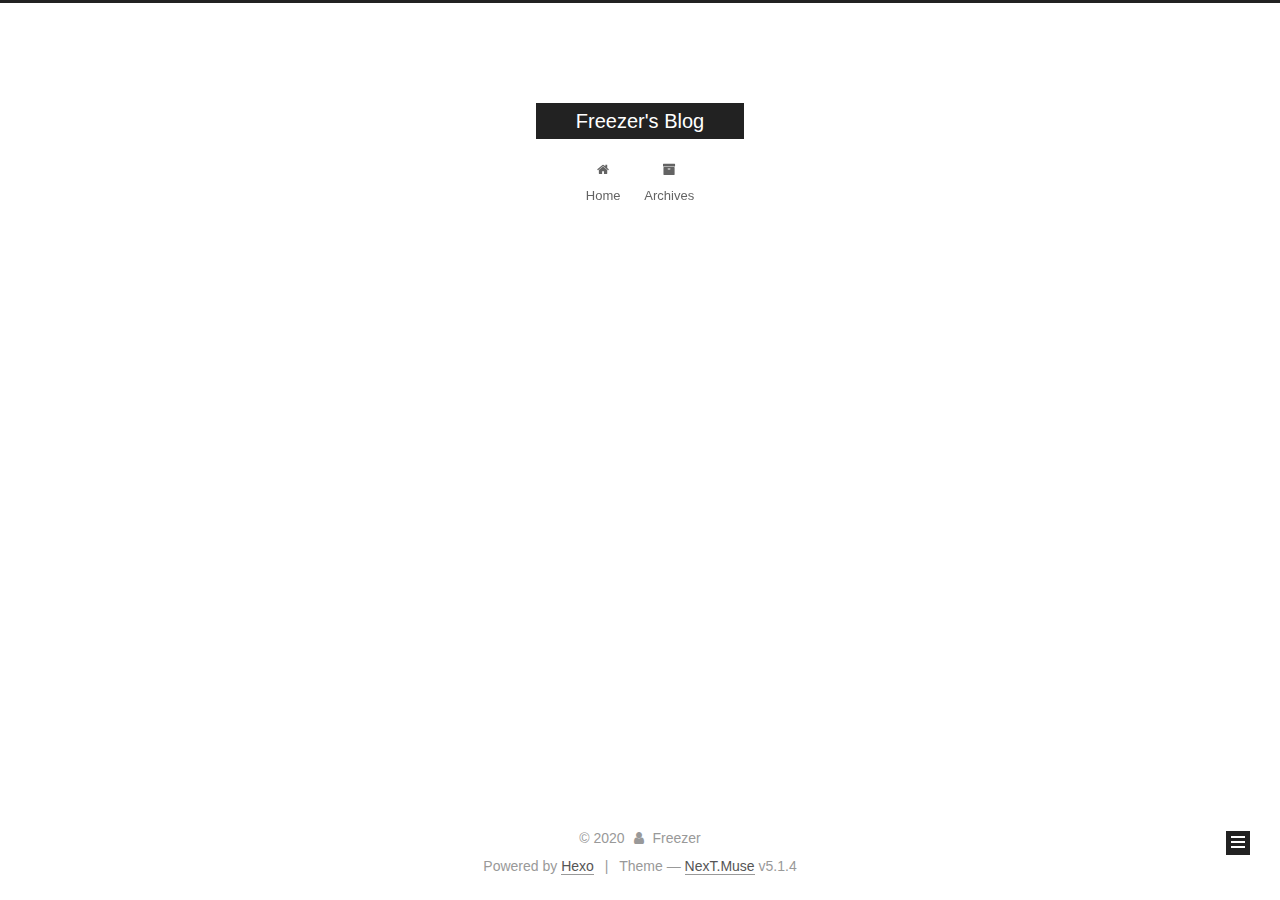
<file: tags/vue/index.html>
<!DOCTYPE html>



  


<html class="theme-next muse use-motion" lang="zh-cn">
<head><meta name="generator" content="Hexo 3.9.0">
  <meta charset="UTF-8">
<meta http-equiv="X-UA-Compatible" content="IE=edge">
<meta name="viewport" content="width=device-width, initial-scale=1, maximum-scale=1">
<meta name="theme-color" content="#222">









<meta http-equiv="Cache-Control" content="no-transform">
<meta http-equiv="Cache-Control" content="no-siteapp">
















  
  
  <link href="/lib/fancybox/source/jquery.fancybox.css?v=2.1.5" rel="stylesheet" type="text/css">







<link href="/lib/font-awesome/css/font-awesome.min.css?v=4.6.2" rel="stylesheet" type="text/css">

<link href="/css/main.css?v=5.1.4" rel="stylesheet" type="text/css">


  <link rel="apple-touch-icon" sizes="180x180" href="/images/apple-touch-icon-next.png?v=5.1.4">


  <link rel="icon" type="image/png" sizes="32x32" href="/images/favicon-32x32-next.png?v=5.1.4">


  <link rel="icon" type="image/png" sizes="16x16" href="/images/favicon-16x16-next.png?v=5.1.4">


  <link rel="mask-icon" href="/images/logo.svg?v=5.1.4" color="#222">





  <meta name="keywords" content="Hexo, NexT">










<meta name="description" content="个人博客">
<meta name="keywords" content="javascript">
<meta property="og:type" content="website">
<meta property="og:title" content="Freezer&#39;s Blog">
<meta property="og:url" content="https://freezer95.github.io/tags/vue/index.html">
<meta property="og:site_name" content="Freezer&#39;s Blog">
<meta property="og:description" content="个人博客">
<meta property="og:locale" content="zh-cn">
<meta name="twitter:card" content="summary">
<meta name="twitter:title" content="Freezer&#39;s Blog">
<meta name="twitter:description" content="个人博客">



<script type="text/javascript" id="hexo.configurations">
  var NexT = window.NexT || {};
  var CONFIG = {
    root: '/',
    scheme: 'Muse',
    version: '5.1.4',
    sidebar: {"position":"left","display":"post","offset":12,"b2t":false,"scrollpercent":false,"onmobile":false},
    fancybox: true,
    tabs: true,
    motion: {"enable":true,"async":false,"transition":{"post_block":"fadeIn","post_header":"slideDownIn","post_body":"slideDownIn","coll_header":"slideLeftIn","sidebar":"slideUpIn"}},
    duoshuo: {
      userId: '0',
      author: 'Author'
    },
    algolia: {
      applicationID: '',
      apiKey: '',
      indexName: '',
      hits: {"per_page":10},
      labels: {"input_placeholder":"Search for Posts","hits_empty":"We didn't find any results for the search: ${query}","hits_stats":"${hits} results found in ${time} ms"}
    }
  };
</script>



  <link rel="canonical" href="https://freezer95.github.io/tags/vue/">





  <title>Tag: vue | Freezer's Blog</title>
  








</head>

<body itemscope itemtype="http://schema.org/WebPage" lang="zh-cn">

  
  
    
  

  <div class="container sidebar-position-left ">
    <div class="headband"></div>

    <header id="header" class="header" itemscope itemtype="http://schema.org/WPHeader">
      <div class="header-inner"><div class="site-brand-wrapper">
  <div class="site-meta ">
    

    <div class="custom-logo-site-title">
      <a href="/" class="brand" rel="start">
        <span class="logo-line-before"><i></i></span>
        <span class="site-title">Freezer's Blog</span>
        <span class="logo-line-after"><i></i></span>
      </a>
    </div>
      
        <p class="site-subtitle"></p>
      
  </div>

  <div class="site-nav-toggle">
    <button>
      <span class="btn-bar"></span>
      <span class="btn-bar"></span>
      <span class="btn-bar"></span>
    </button>
  </div>
</div>

<nav class="site-nav">
  

  
    <ul id="menu" class="menu">
      
        
        <li class="menu-item menu-item-home">
          <a href="/" rel="section">
            
              <i class="menu-item-icon fa fa-fw fa-home"></i> <br>
            
            Home
          </a>
        </li>
      
        
        <li class="menu-item menu-item-archives">
          <a href="/archives/" rel="section">
            
              <i class="menu-item-icon fa fa-fw fa-archive"></i> <br>
            
            Archives
          </a>
        </li>
      

      
    </ul>
  

  
</nav>



 </div>
    </header>

    <main id="main" class="main">
      <div class="main-inner">
        <div class="content-wrap">
          <div id="content" class="content">
            

  
  
  
  <div class="post-block tag">

    <div id="posts" class="posts-collapse">
      <div class="collection-title">
        <h1>vue<small>Tag</small>
        </h1>
      </div>

      
        

  <article class="post post-type-normal" itemscope itemtype="http://schema.org/Article">
    <header class="post-header">

      <h2 class="post-title">
        
            <a class="post-title-link" href="/2019/06/21/lifecycle/" itemprop="url">
              
                <span itemprop="name">Vue(v2.6.10) - 生命周期</span>
              
            </a>
        
      </h2>

      <div class="post-meta">
        <time class="post-time" itemprop="dateCreated" datetime="2019-06-21T10:00:00+08:00" content="2019-06-21">
          06-21
        </time>
      </div>

    </header>
  </article>


      
    </div>

  </div>
  
  
  

  


          </div>
          


          

        </div>
        
          
  
  <div class="sidebar-toggle">
    <div class="sidebar-toggle-line-wrap">
      <span class="sidebar-toggle-line sidebar-toggle-line-first"></span>
      <span class="sidebar-toggle-line sidebar-toggle-line-middle"></span>
      <span class="sidebar-toggle-line sidebar-toggle-line-last"></span>
    </div>
  </div>

  <aside id="sidebar" class="sidebar">
    
    <div class="sidebar-inner">

      

      

      <section class="site-overview-wrap sidebar-panel sidebar-panel-active">
        <div class="site-overview">
          <div class="site-author motion-element" itemprop="author" itemscope itemtype="http://schema.org/Person">
            
              <p class="site-author-name" itemprop="name">Freezer</p>
              <p class="site-description motion-element" itemprop="description">个人博客</p>
          </div>

          <nav class="site-state motion-element">

            
              <div class="site-state-item site-state-posts">
              
                <a href="/archives/">
              
                  <span class="site-state-item-count">3</span>
                  <span class="site-state-item-name">posts</span>
                </a>
              </div>
            

            

            
              
              
              <div class="site-state-item site-state-tags">
                
                  <span class="site-state-item-count">5</span>
                  <span class="site-state-item-name">tags</span>
                
              </div>
            

          </nav>

          

          

          
          

          
          

          

        </div>
      </section>

      

      

    </div>
  </aside>


        
      </div>
    </main>

    <footer id="footer" class="footer">
      <div class="footer-inner">
        <div class="copyright">&copy; <span itemprop="copyrightYear">2020</span>
  <span class="with-love">
    <i class="fa fa-user"></i>
  </span>
  <span class="author" itemprop="copyrightHolder">Freezer</span>

  
</div>


  <div class="powered-by">Powered by <a class="theme-link" target="_blank" href="https://hexo.io">Hexo</a></div>



  <span class="post-meta-divider">|</span>



  <div class="theme-info">Theme &mdash; <a class="theme-link" target="_blank" href="https://github.com/iissnan/hexo-theme-next">NexT.Muse</a> v5.1.4</div>




        







        
      </div>
    </footer>

    
      <div class="back-to-top">
        <i class="fa fa-arrow-up"></i>
        
      </div>
    

    

  </div>

  

<script type="text/javascript">
  if (Object.prototype.toString.call(window.Promise) !== '[object Function]') {
    window.Promise = null;
  }
</script>









  












  
  
    <script type="text/javascript" src="/lib/jquery/index.js?v=2.1.3"></script>
  

  
  
    <script type="text/javascript" src="/lib/fastclick/lib/fastclick.min.js?v=1.0.6"></script>
  

  
  
    <script type="text/javascript" src="/lib/jquery_lazyload/jquery.lazyload.js?v=1.9.7"></script>
  

  
  
    <script type="text/javascript" src="/lib/velocity/velocity.min.js?v=1.2.1"></script>
  

  
  
    <script type="text/javascript" src="/lib/velocity/velocity.ui.min.js?v=1.2.1"></script>
  

  
  
    <script type="text/javascript" src="/lib/fancybox/source/jquery.fancybox.pack.js?v=2.1.5"></script>
  


  


  <script type="text/javascript" src="/js/src/utils.js?v=5.1.4"></script>

  <script type="text/javascript" src="/js/src/motion.js?v=5.1.4"></script>



  
  

  

  


  <script type="text/javascript" src="/js/src/bootstrap.js?v=5.1.4"></script>



  


  




	





  





  












  





  

  

  

  
  

  

  

  

</body>
</html>
</file>
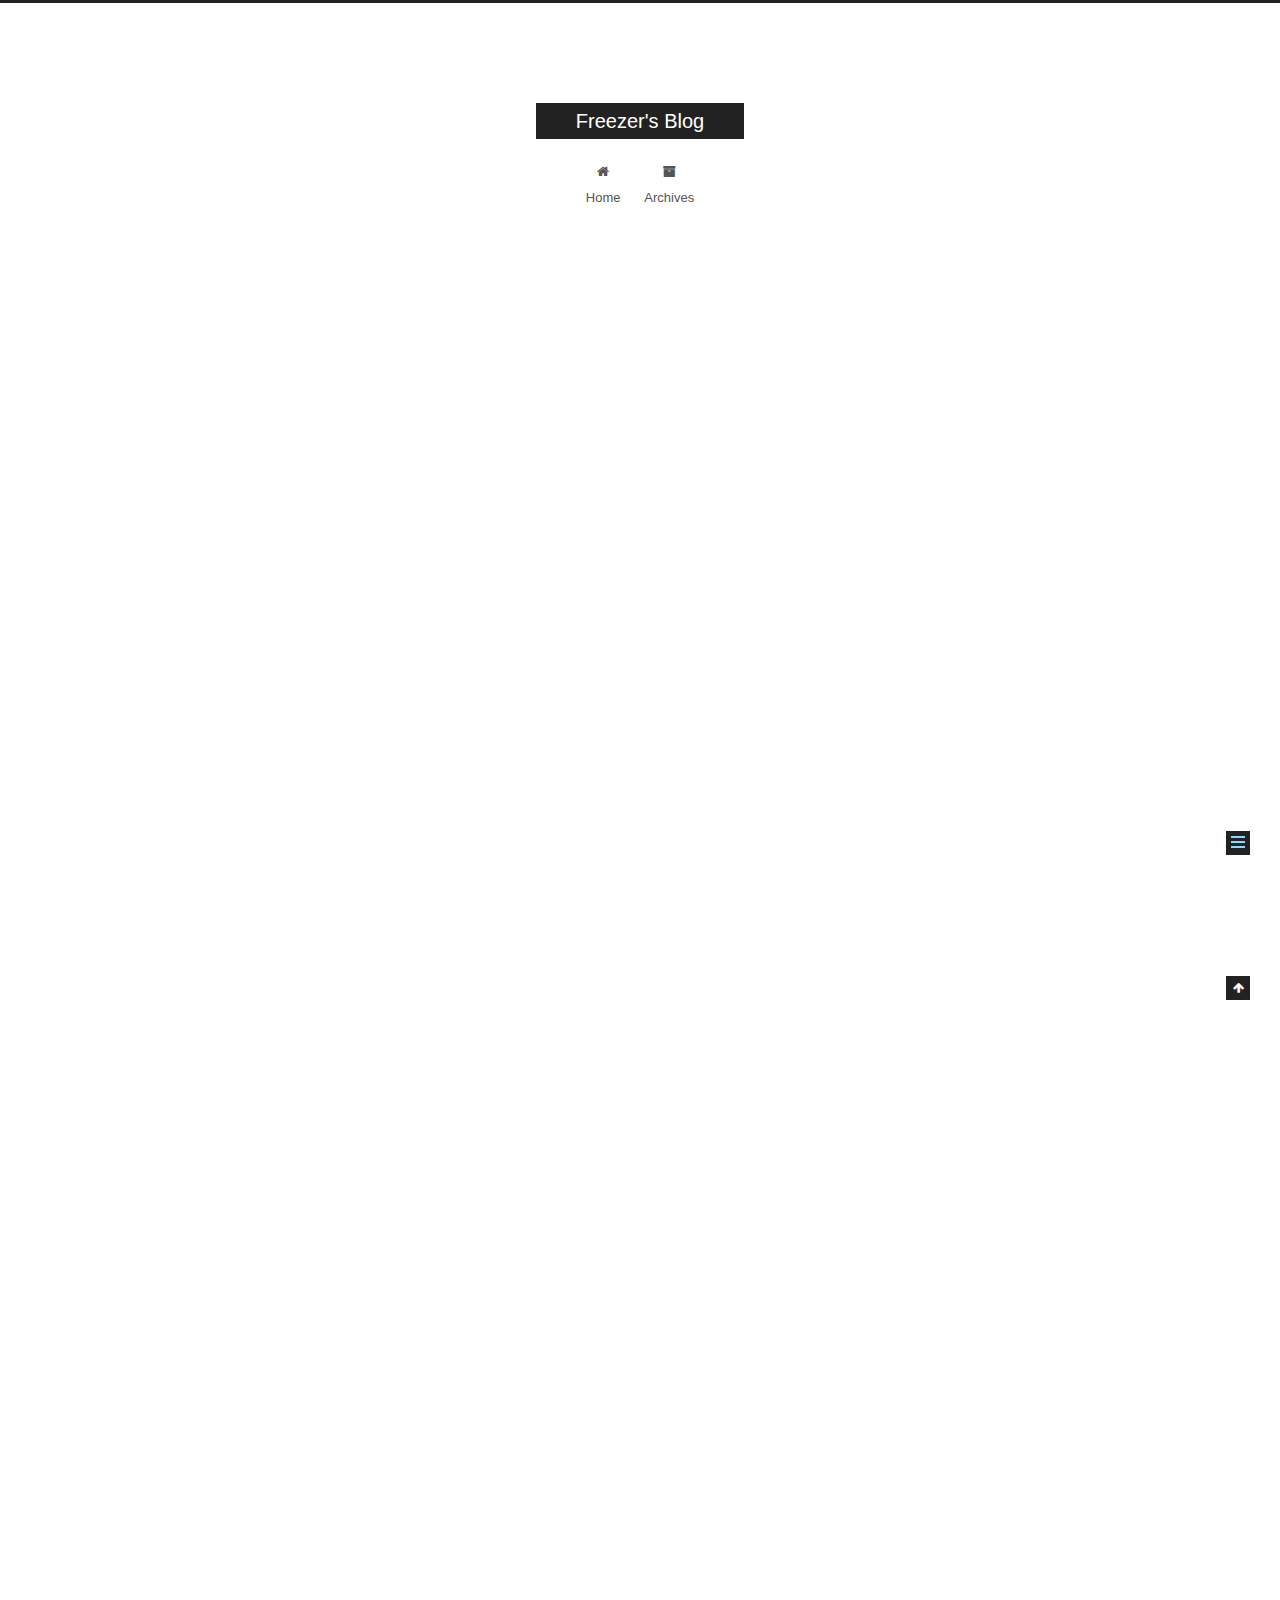
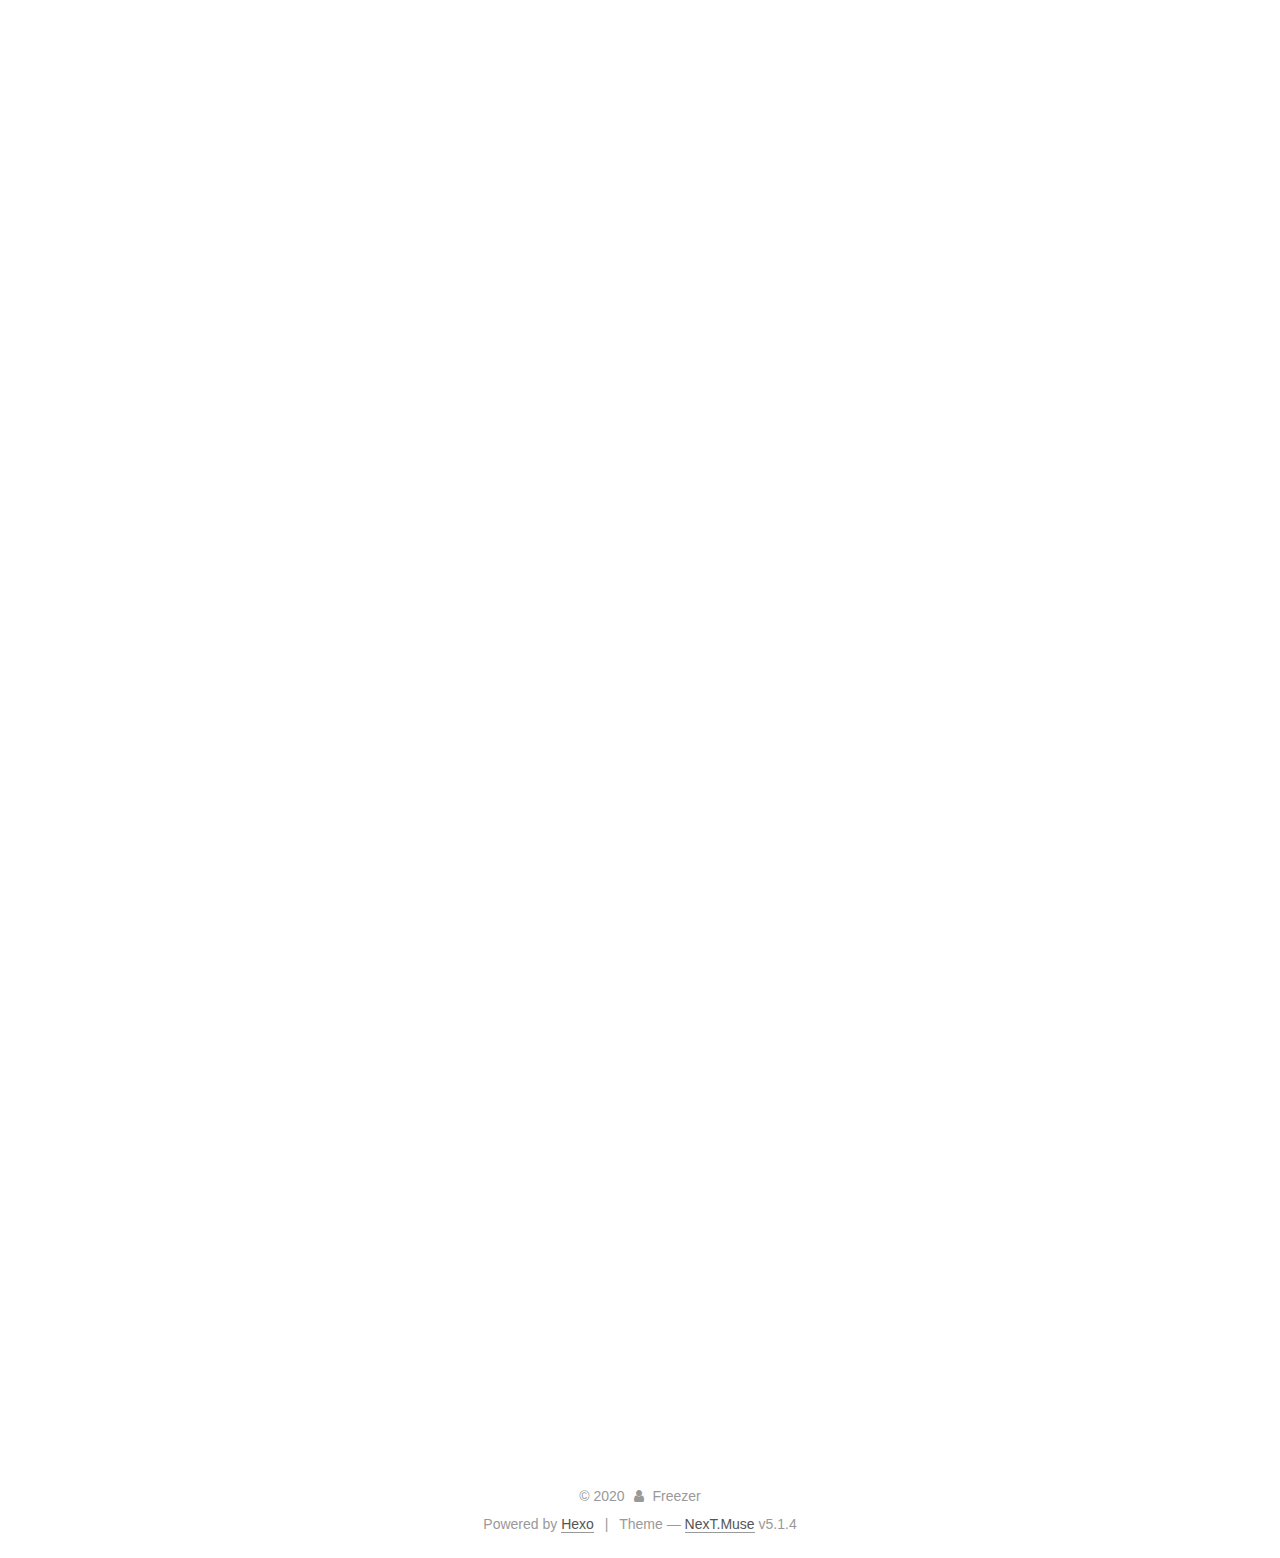
<file: 2019/06/21/lifecycle/index.html>
<!DOCTYPE html>



  


<html class="theme-next muse use-motion" lang="zh-cn">
<head><meta name="generator" content="Hexo 3.9.0">
  <meta charset="UTF-8">
<meta http-equiv="X-UA-Compatible" content="IE=edge">
<meta name="viewport" content="width=device-width, initial-scale=1, maximum-scale=1">
<meta name="theme-color" content="#222">









<meta http-equiv="Cache-Control" content="no-transform">
<meta http-equiv="Cache-Control" content="no-siteapp">
















  
  
  <link href="/lib/fancybox/source/jquery.fancybox.css?v=2.1.5" rel="stylesheet" type="text/css">







<link href="/lib/font-awesome/css/font-awesome.min.css?v=4.6.2" rel="stylesheet" type="text/css">

<link href="/css/main.css?v=5.1.4" rel="stylesheet" type="text/css">


  <link rel="apple-touch-icon" sizes="180x180" href="/images/apple-touch-icon-next.png?v=5.1.4">


  <link rel="icon" type="image/png" sizes="32x32" href="/images/favicon-32x32-next.png?v=5.1.4">


  <link rel="icon" type="image/png" sizes="16x16" href="/images/favicon-16x16-next.png?v=5.1.4">


  <link rel="mask-icon" href="/images/logo.svg?v=5.1.4" color="#222">





  <meta name="keywords" content="vue,">










<meta name="description" content="Vue 作为当前热门的框架之一，主要难点分为三大部分：模板编译、MVVM、虚拟DOM。而生命周期作为实例从创建到销毁全过程暴露的钩子，既为用户提供了在不同阶段注入代码的机会，也提供了了解整个框架源码的切入点。本篇文章，以生命周期为入口，旨在帮助大家抓住 Vue 框架运行的主线，会涉及到三大部分（模板编译、MVVM、虚拟DOM）的概念，但不会做更深入的说明。如有兴趣，可自行阅读其他资料或源码。">
<meta name="keywords" content="vue">
<meta property="og:type" content="article">
<meta property="og:title" content="Vue(v2.6.10) - 生命周期">
<meta property="og:url" content="https://freezer95.github.io/2019/06/21/lifecycle/index.html">
<meta property="og:site_name" content="Freezer&#39;s Blog">
<meta property="og:description" content="Vue 作为当前热门的框架之一，主要难点分为三大部分：模板编译、MVVM、虚拟DOM。而生命周期作为实例从创建到销毁全过程暴露的钩子，既为用户提供了在不同阶段注入代码的机会，也提供了了解整个框架源码的切入点。本篇文章，以生命周期为入口，旨在帮助大家抓住 Vue 框架运行的主线，会涉及到三大部分（模板编译、MVVM、虚拟DOM）的概念，但不会做更深入的说明。如有兴趣，可自行阅读其他资料或源码。">
<meta property="og:locale" content="zh-cn">
<meta property="og:updated_time" content="2020-09-11T10:49:47.363Z">
<meta name="twitter:card" content="summary">
<meta name="twitter:title" content="Vue(v2.6.10) - 生命周期">
<meta name="twitter:description" content="Vue 作为当前热门的框架之一，主要难点分为三大部分：模板编译、MVVM、虚拟DOM。而生命周期作为实例从创建到销毁全过程暴露的钩子，既为用户提供了在不同阶段注入代码的机会，也提供了了解整个框架源码的切入点。本篇文章，以生命周期为入口，旨在帮助大家抓住 Vue 框架运行的主线，会涉及到三大部分（模板编译、MVVM、虚拟DOM）的概念，但不会做更深入的说明。如有兴趣，可自行阅读其他资料或源码。">



<script type="text/javascript" id="hexo.configurations">
  var NexT = window.NexT || {};
  var CONFIG = {
    root: '/',
    scheme: 'Muse',
    version: '5.1.4',
    sidebar: {"position":"left","display":"post","offset":12,"b2t":false,"scrollpercent":false,"onmobile":false},
    fancybox: true,
    tabs: true,
    motion: {"enable":true,"async":false,"transition":{"post_block":"fadeIn","post_header":"slideDownIn","post_body":"slideDownIn","coll_header":"slideLeftIn","sidebar":"slideUpIn"}},
    duoshuo: {
      userId: '0',
      author: 'Author'
    },
    algolia: {
      applicationID: '',
      apiKey: '',
      indexName: '',
      hits: {"per_page":10},
      labels: {"input_placeholder":"Search for Posts","hits_empty":"We didn't find any results for the search: ${query}","hits_stats":"${hits} results found in ${time} ms"}
    }
  };
</script>



  <link rel="canonical" href="https://freezer95.github.io/2019/06/21/lifecycle/">





  <title>Vue(v2.6.10) - 生命周期 | Freezer's Blog</title>
  








</head>

<body itemscope itemtype="http://schema.org/WebPage" lang="zh-cn">

  
  
    
  

  <div class="container sidebar-position-left page-post-detail">
    <div class="headband"></div>

    <header id="header" class="header" itemscope itemtype="http://schema.org/WPHeader">
      <div class="header-inner"><div class="site-brand-wrapper">
  <div class="site-meta ">
    

    <div class="custom-logo-site-title">
      <a href="/" class="brand" rel="start">
        <span class="logo-line-before"><i></i></span>
        <span class="site-title">Freezer's Blog</span>
        <span class="logo-line-after"><i></i></span>
      </a>
    </div>
      
        <p class="site-subtitle"></p>
      
  </div>

  <div class="site-nav-toggle">
    <button>
      <span class="btn-bar"></span>
      <span class="btn-bar"></span>
      <span class="btn-bar"></span>
    </button>
  </div>
</div>

<nav class="site-nav">
  

  
    <ul id="menu" class="menu">
      
        
        <li class="menu-item menu-item-home">
          <a href="/" rel="section">
            
              <i class="menu-item-icon fa fa-fw fa-home"></i> <br>
            
            Home
          </a>
        </li>
      
        
        <li class="menu-item menu-item-archives">
          <a href="/archives/" rel="section">
            
              <i class="menu-item-icon fa fa-fw fa-archive"></i> <br>
            
            Archives
          </a>
        </li>
      

      
    </ul>
  

  
</nav>



 </div>
    </header>

    <main id="main" class="main">
      <div class="main-inner">
        <div class="content-wrap">
          <div id="content" class="content">
            

  <div id="posts" class="posts-expand">
    

  

  
  
  

  <article class="post post-type-normal" itemscope itemtype="http://schema.org/Article">
  
  
  
  <div class="post-block">
    <link itemprop="mainEntityOfPage" href="https://freezer95.github.io/2019/06/21/lifecycle/">

    <span hidden itemprop="author" itemscope itemtype="http://schema.org/Person">
      <meta itemprop="name" content="Freezer">
      <meta itemprop="description" content>
      <meta itemprop="image" content="/images/avatar.gif">
    </span>

    <span hidden itemprop="publisher" itemscope itemtype="http://schema.org/Organization">
      <meta itemprop="name" content="Freezer's Blog">
    </span>

    
      <header class="post-header">

        
        
          <h1 class="post-title" itemprop="name headline">Vue(v2.6.10) - 生命周期</h1>
        

        <div class="post-meta">
          <span class="post-time">
            
              <span class="post-meta-item-icon">
                <i class="fa fa-calendar-o"></i>
              </span>
              
                <span class="post-meta-item-text">Posted on</span>
              
              <time title="Post created" itemprop="dateCreated datePublished" datetime="2019-06-21T10:00:00+08:00">
                2019-06-21
              </time>
            

            

            
          </span>

          

          
            
          

          
          

          

          

          
              <div class="post-description">
                  Vue 作为当前热门的框架之一，主要难点分为三大部分：模板编译、MVVM、虚拟DOM。而生命周期作为实例从创建到销毁全过程暴露的钩子，既为用户提供了在不同阶段注入代码的机会，也提供了了解整个框架源码的切入点。本篇文章，以生命周期为入口，旨在帮助大家抓住 Vue 框架运行的主线，会涉及到三大部分（模板编译、MVVM、虚拟DOM）的概念，但不会做更深入的说明。如有兴趣，可自行阅读其他资料或源码。
              </div>
          

        </div>
      </header>
    

    
    
    
    <div class="post-body" itemprop="articleBody">

      
      

      
        <h2 id="背景"><a href="#背景" class="headerlink" title="背景"></a>背景</h2><p>Vue 作为当前热门的框架之一，主要难点分为三大部分：模板编译、MVVM、虚拟DOM。而生命周期作为实例从创建到销毁全过程暴露的钩子，既为用户提供了在不同阶段注入代码的机会，也提供了了解整个框架源码的切入点。<br>本篇文章，以生命周期为入口，旨在帮助大家抓住 Vue 框架运行的主线，会涉及到三大部分（模板编译、MVVM、虚拟DOM）的概念，但不会做更深入的说明。如有兴趣，可自行阅读其他资料或源码。</p>
<h2 id="图示"><a href="#图示" class="headerlink" title="图示"></a>图示</h2><p>主要的生命周期钩子可分为四类，每类有开始前（beforeXx） 和 已完成（过去式）两个钩子：<br>|  类别   | 钩子（开始前）  | 钩子（已完成）  |<br>|  —-  | —-  | —-  |<br>| 创建  | beforeCreate | created |<br>| 挂载  | beforeMount | mounted |<br>| 更新  | beforeUpdate | updated |<br>| 销毁  | beforeDestroy | destroyed |<br>接下来通过 <a href="https://cn.vuejs.org/v2/guide/instance.html#生命周期图示" target="_blank" rel="noopener">Vue 官网生命周期图示</a>，了解生命周期钩子的含义及模糊逻辑。</p>
<h2 id="源码解析"><a href="#源码解析" class="headerlink" title="源码解析"></a>源码解析</h2><p>通过图示对生命周期有所了解后，下面从源码层面初步了解生命周期钩子的具体逻辑</p>
<h4 id="beforeCreate-amp-created"><a href="#beforeCreate-amp-created" class="headerlink" title="beforeCreate &amp; created"></a>beforeCreate &amp; created</h4><figure class="highlight javascript"><table><tr><td class="gutter"><pre><span class="line">1</span><br><span class="line">2</span><br><span class="line">3</span><br><span class="line">4</span><br><span class="line">5</span><br><span class="line">6</span><br><span class="line">7</span><br><span class="line">8</span><br></pre></td><td class="code"><pre><span class="line"><span class="comment">// Vue 构造函数，通过 new 生成 Vue 实例时，调用 Vue.prototype.__init__</span></span><br><span class="line"><span class="function"><span class="keyword">function</span> <span class="title">Vue</span> (<span class="params">options</span>) </span>&#123;</span><br><span class="line">    <span class="keyword">if</span> (!(<span class="keyword">this</span> <span class="keyword">instanceof</span> Vue)</span><br><span class="line">    ) &#123;</span><br><span class="line">      warn(<span class="string">'Vue is a constructor and should be called with the `new` keyword'</span>);</span><br><span class="line">    &#125;</span><br><span class="line">    <span class="keyword">this</span>._init(options);</span><br><span class="line">  &#125;</span><br></pre></td></tr></table></figure>

<figure class="highlight javascript"><table><tr><td class="gutter"><pre><span class="line">1</span><br><span class="line">2</span><br><span class="line">3</span><br><span class="line">4</span><br><span class="line">5</span><br><span class="line">6</span><br><span class="line">7</span><br><span class="line">8</span><br><span class="line">9</span><br><span class="line">10</span><br><span class="line">11</span><br><span class="line">12</span><br><span class="line">13</span><br><span class="line">14</span><br><span class="line">15</span><br><span class="line">16</span><br><span class="line">17</span><br><span class="line">18</span><br><span class="line">19</span><br><span class="line">20</span><br><span class="line">21</span><br><span class="line">22</span><br><span class="line">23</span><br><span class="line">24</span><br><span class="line">25</span><br><span class="line">26</span><br><span class="line">27</span><br><span class="line">28</span><br><span class="line">29</span><br><span class="line">30</span><br><span class="line">31</span><br><span class="line">32</span><br></pre></td><td class="code"><pre><span class="line">  Vue.prototype._init = <span class="function"><span class="keyword">function</span> (<span class="params">options</span>) </span>&#123;</span><br><span class="line">    <span class="keyword">var</span> vm = <span class="keyword">this</span>;</span><br><span class="line">    vm._uid = uid$<span class="number">3</span>++; <span class="comment">// 自增的标识符</span></span><br><span class="line">    vm._isVue = <span class="literal">true</span>;  <span class="comment">// a flag to avoid this being observed</span></span><br><span class="line">    vm.$options = ...  <span class="comment">// merge options</span></span><br><span class="line">    &#123;</span><br><span class="line">      initProxy(vm);   <span class="comment">// 若当前环境支持 Proxy，则将vm的proxy保存在vm._renderProxy中</span></span><br><span class="line">    &#125;</span><br><span class="line">    vm._self = vm;     <span class="comment">// expose real self</span></span><br><span class="line">    initLifecycle(vm); <span class="comment">// 设置生命周期相关的属性值，如: vm._isMounted, vm._isDestroyed 等为 false</span></span><br><span class="line">    initEvents(vm);    <span class="comment">// 初始化 vm._events = Object.create(null)</span></span><br><span class="line">    initRender(vm);    <span class="comment">// 初始化 vm._c</span></span><br><span class="line">    callHook(vm, <span class="string">'beforeCreate'</span>);</span><br><span class="line">    initInjections(vm); <span class="comment">// resolve injections before data/props</span></span><br><span class="line">    <span class="comment">/**</span></span><br><span class="line"><span class="comment">     * 初始化 vm._watchers 和 vm.$options</span></span><br><span class="line"><span class="comment">     * vm._watchers = []</span></span><br><span class="line"><span class="comment">     * initProps</span></span><br><span class="line"><span class="comment">     * initMethods</span></span><br><span class="line"><span class="comment">     * initData：vm._data为真实数据对象，代理 vm.key 的 get, set 到 vm._data.key 上; observe(data, true)</span></span><br><span class="line"><span class="comment">     * initComputed：初始化 vm._computedWatchers，new Watcher(vm, getter || noop, noop, computedWatcherOptions);，defineComputed</span></span><br><span class="line"><span class="comment">     * initWatch：用vm.$watch(expOrFn, handler, options)的原理实现</span></span><br><span class="line"><span class="comment">     **/</span></span><br><span class="line">    initState(vm);</span><br><span class="line">    initProvide(vm);    <span class="comment">// resolve provide after data/props</span></span><br><span class="line">    callHook(vm, <span class="string">'created'</span>);</span><br><span class="line"></span><br><span class="line">    <span class="keyword">if</span> (vm.$options.el) &#123;</span><br><span class="line">      vm.$mount(vm.$options.el);</span><br><span class="line">    &#125;</span><br><span class="line">  &#125;;</span><br><span class="line">&#125;</span><br></pre></td></tr></table></figure>

<h4 id="beforeMount"><a href="#beforeMount" class="headerlink" title="beforeMount"></a>beforeMount</h4><p>编译 template 或 el 对应的 DOM 元素的 OuterHTML 为 AST，然后根据 AST 生成 vm.$option.render 函数，优化（检查 static 节点，static 子树）</p>
<h4 id="mounted"><a href="#mounted" class="headerlink" title="mounted"></a>mounted</h4><p>创建组件级wachter，执行 render 函数生成虚拟 Dom，执行 update 函数，通过 patch vnode 和 oldVnode 操作真实 DOM 节点</p>
<figure class="highlight javascript"><table><tr><td class="gutter"><pre><span class="line">1</span><br><span class="line">2</span><br><span class="line">3</span><br><span class="line">4</span><br><span class="line">5</span><br><span class="line">6</span><br><span class="line">7</span><br><span class="line">8</span><br><span class="line">9</span><br><span class="line">10</span><br><span class="line">11</span><br><span class="line">12</span><br><span class="line">13</span><br><span class="line">14</span><br><span class="line">15</span><br><span class="line">16</span><br><span class="line">17</span><br><span class="line">18</span><br><span class="line">19</span><br><span class="line">20</span><br><span class="line">21</span><br><span class="line">22</span><br><span class="line">23</span><br><span class="line">24</span><br><span class="line">25</span><br><span class="line">26</span><br><span class="line">27</span><br><span class="line">28</span><br><span class="line">29</span><br><span class="line">30</span><br><span class="line">31</span><br><span class="line">32</span><br><span class="line">33</span><br><span class="line">34</span><br><span class="line">35</span><br><span class="line">36</span><br><span class="line">37</span><br><span class="line">38</span><br><span class="line">39</span><br><span class="line">40</span><br><span class="line">41</span><br><span class="line">42</span><br><span class="line">43</span><br><span class="line">44</span><br><span class="line">45</span><br><span class="line">46</span><br><span class="line">47</span><br></pre></td><td class="code"><pre><span class="line">Vue.prototype.$mount = <span class="function"><span class="keyword">function</span> (<span class="params">el, hydrating</span>) </span>&#123;</span><br><span class="line">  el = el &amp;&amp; inBrowser ? query(el) : <span class="literal">undefined</span>;</span><br><span class="line">  <span class="keyword">return</span> mountComponent(<span class="keyword">this</span>, el, hydrating)</span><br><span class="line">&#125;;</span><br><span class="line"></span><br><span class="line"><span class="keyword">var</span> mount = Vue.prototype.$mount;</span><br><span class="line"><span class="comment">/**</span></span><br><span class="line"><span class="comment"> * 生成 render 和 staticRenderFns 函数，保存在 vm.$options 中</span></span><br><span class="line"><span class="comment"> **/</span></span><br><span class="line">Vue.prototype.$mount = <span class="function"><span class="keyword">function</span> (<span class="params">el, hydrating</span>) </span>&#123;</span><br><span class="line">  el = el &amp;&amp; query(el);</span><br><span class="line">  <span class="keyword">var</span> options = <span class="keyword">this</span>.$options;</span><br><span class="line">  <span class="comment">// resolve template/el and convert to render function</span></span><br><span class="line">  <span class="keyword">if</span> (!options.render) &#123;</span><br><span class="line">    <span class="keyword">var</span> template = options.template;</span><br><span class="line">    <span class="keyword">if</span> (template) &#123;</span><br><span class="line">      <span class="keyword">if</span> (<span class="keyword">typeof</span> template === <span class="string">'string'</span>) &#123;</span><br><span class="line">        <span class="keyword">if</span> (template.charAt(<span class="number">0</span>) === <span class="string">'#'</span>) &#123;</span><br><span class="line">          template = idToTemplate(template);</span><br><span class="line">        &#125;</span><br><span class="line">      &#125; <span class="keyword">else</span> <span class="keyword">if</span> (template.nodeType) &#123;</span><br><span class="line">        template = template.innerHTML;</span><br><span class="line">      &#125; <span class="keyword">else</span> &#123;</span><br><span class="line">        &#123;</span><br><span class="line">          warn(<span class="string">'invalid template option:'</span> + template, <span class="keyword">this</span>);</span><br><span class="line">        &#125;</span><br><span class="line">        <span class="keyword">return</span> <span class="keyword">this</span></span><br><span class="line">      &#125;</span><br><span class="line">    &#125; <span class="keyword">else</span> <span class="keyword">if</span> (el) &#123;</span><br><span class="line">      template = getOuterHTML(el);</span><br><span class="line">    &#125;</span><br><span class="line">    <span class="keyword">if</span> (template) &#123;</span><br><span class="line">      <span class="keyword">var</span> ref = compileToFunctions(template, &#123;</span><br><span class="line">        outputSourceRange: <span class="string">"development"</span> !== <span class="string">'production'</span>,</span><br><span class="line">        shouldDecodeNewlines: shouldDecodeNewlines,</span><br><span class="line">        shouldDecodeNewlinesForHref: shouldDecodeNewlinesForHref,</span><br><span class="line">        delimiters: options.delimiters,</span><br><span class="line">        comments: options.comments</span><br><span class="line">      &#125;, <span class="keyword">this</span>);</span><br><span class="line">      <span class="keyword">var</span> render = ref.render;</span><br><span class="line">      <span class="keyword">var</span> staticRenderFns = ref.staticRenderFns;</span><br><span class="line">      options.render = render;</span><br><span class="line">      options.staticRenderFns = staticRenderFns;</span><br><span class="line">    &#125;</span><br><span class="line">  &#125;</span><br><span class="line">  <span class="keyword">return</span> mount.call(<span class="keyword">this</span>, el, hydrating)</span><br><span class="line">&#125;;</span><br></pre></td></tr></table></figure>

<figure class="highlight javascript"><table><tr><td class="gutter"><pre><span class="line">1</span><br><span class="line">2</span><br><span class="line">3</span><br><span class="line">4</span><br><span class="line">5</span><br><span class="line">6</span><br><span class="line">7</span><br><span class="line">8</span><br><span class="line">9</span><br><span class="line">10</span><br><span class="line">11</span><br><span class="line">12</span><br><span class="line">13</span><br><span class="line">14</span><br><span class="line">15</span><br><span class="line">16</span><br><span class="line">17</span><br><span class="line">18</span><br><span class="line">19</span><br><span class="line">20</span><br><span class="line">21</span><br><span class="line">22</span><br><span class="line">23</span><br><span class="line">24</span><br><span class="line">25</span><br><span class="line">26</span><br><span class="line">27</span><br></pre></td><td class="code"><pre><span class="line"><span class="function"><span class="keyword">function</span> <span class="title">mountComponent</span> (<span class="params">vm, el, hydrating</span>) </span>&#123;</span><br><span class="line">    vm.$el = el;</span><br><span class="line">    callHook(vm, <span class="string">'beforeMount'</span>);</span><br><span class="line"></span><br><span class="line">    <span class="keyword">var</span> updateComponent = <span class="function"><span class="keyword">function</span> (<span class="params"></span>) </span>&#123;</span><br><span class="line">      vm._update(vm._render(), hydrating);</span><br><span class="line">    &#125;;</span><br><span class="line">    <span class="comment">// 创建组件级别的 watcher</span></span><br><span class="line">    <span class="comment">// 实例化watcher时会执行this.get()获取value值，即执行updateComponent方法</span></span><br><span class="line">    <span class="comment">// 实例化的watcher实例保存在vm._watcher属性中，也会push进vm._watchers</span></span><br><span class="line">    <span class="keyword">new</span> Watcher(vm, updateComponent, noop, &#123;</span><br><span class="line">      before: <span class="function"><span class="keyword">function</span> <span class="title">before</span> (<span class="params"></span>) </span>&#123;</span><br><span class="line">        <span class="keyword">if</span> (vm._isMounted &amp;&amp; !vm._isDestroyed) &#123;</span><br><span class="line">          callHook(vm, <span class="string">'beforeUpdate'</span>);</span><br><span class="line">        &#125;</span><br><span class="line">      &#125;</span><br><span class="line">    &#125;, <span class="literal">true</span> <span class="comment">/* isRenderWatcher */</span>);</span><br><span class="line">    hydrating = <span class="literal">false</span>;</span><br><span class="line"></span><br><span class="line">    <span class="comment">// manually mounted instance, call mounted on self</span></span><br><span class="line">    <span class="comment">// mounted is called for render-created child components in its inserted hook</span></span><br><span class="line">    <span class="keyword">if</span> (vm.$vnode == <span class="literal">null</span>) &#123;</span><br><span class="line">      vm._isMounted = <span class="literal">true</span>;</span><br><span class="line">      callHook(vm, <span class="string">'mounted'</span>);</span><br><span class="line">    &#125;</span><br><span class="line">    <span class="keyword">return</span> vm</span><br><span class="line">  &#125;</span><br></pre></td></tr></table></figure>

<h4 id="beforeUpdate-amp-updated"><a href="#beforeUpdate-amp-updated" class="headerlink" title="beforeUpdate &amp; updated"></a>beforeUpdate &amp; updated</h4><p>检测到组件级wachter相关的数据变化，在 flushSchedulerQueue 中排序后遍历 queue 中的 watcher 执行 watcher.before() 和 watcher.run()。在执行 watcher.before() 中触发 beforeUpdate，在 watcher.run() 执行完毕后触发 updated</p>
<figure class="highlight javascript"><table><tr><td class="gutter"><pre><span class="line">1</span><br><span class="line">2</span><br><span class="line">3</span><br><span class="line">4</span><br><span class="line">5</span><br><span class="line">6</span><br><span class="line">7</span><br><span class="line">8</span><br><span class="line">9</span><br><span class="line">10</span><br><span class="line">11</span><br><span class="line">12</span><br><span class="line">13</span><br><span class="line">14</span><br><span class="line">15</span><br><span class="line">16</span><br><span class="line">17</span><br><span class="line">18</span><br><span class="line">19</span><br><span class="line">20</span><br><span class="line">21</span><br><span class="line">22</span><br><span class="line">23</span><br><span class="line">24</span><br><span class="line">25</span><br><span class="line">26</span><br><span class="line">27</span><br><span class="line">28</span><br><span class="line">29</span><br><span class="line">30</span><br><span class="line">31</span><br><span class="line">32</span><br><span class="line">33</span><br><span class="line">34</span><br><span class="line">35</span><br><span class="line">36</span><br><span class="line">37</span><br><span class="line">38</span><br><span class="line">39</span><br><span class="line">40</span><br><span class="line">41</span><br><span class="line">42</span><br><span class="line">43</span><br><span class="line">44</span><br><span class="line">45</span><br><span class="line">46</span><br><span class="line">47</span><br><span class="line">48</span><br><span class="line">49</span><br><span class="line">50</span><br><span class="line">51</span><br><span class="line">52</span><br><span class="line">53</span><br><span class="line">54</span><br><span class="line">55</span><br><span class="line">56</span><br><span class="line">57</span><br><span class="line">58</span><br><span class="line">59</span><br><span class="line">60</span><br><span class="line">61</span><br><span class="line">62</span><br><span class="line">63</span><br><span class="line">64</span><br><span class="line">65</span><br><span class="line">66</span><br><span class="line">67</span><br><span class="line">68</span><br><span class="line">69</span><br></pre></td><td class="code"><pre><span class="line"><span class="function"><span class="keyword">function</span> <span class="title">flushSchedulerQueue</span> (<span class="params"></span>) </span>&#123;</span><br><span class="line">  currentFlushTimestamp = getNow();</span><br><span class="line">  flushing = <span class="literal">true</span>;</span><br><span class="line">  <span class="keyword">var</span> watcher, id;</span><br><span class="line"></span><br><span class="line">  <span class="comment">// Sort queue before flush.</span></span><br><span class="line">  <span class="comment">// This ensures that:</span></span><br><span class="line">  <span class="comment">// 1. Components are updated from parent to child. (because parent is always</span></span><br><span class="line">  <span class="comment">//    created before the child)</span></span><br><span class="line">  <span class="comment">// 2. A component's user watchers are run before its render watcher (because</span></span><br><span class="line">  <span class="comment">//    user watchers are created before the render watcher)</span></span><br><span class="line">  <span class="comment">// 3. If a component is destroyed during a parent component's watcher run,</span></span><br><span class="line">  <span class="comment">//    its watchers can be skipped.</span></span><br><span class="line">  queue.sort(<span class="function"><span class="keyword">function</span> (<span class="params">a, b</span>) </span>&#123; <span class="keyword">return</span> a.id - b.id; &#125;);</span><br><span class="line"></span><br><span class="line">  <span class="comment">// do not cache length because more watchers might be pushed</span></span><br><span class="line">  <span class="comment">// as we run existing watchers</span></span><br><span class="line">  <span class="keyword">for</span> (index = <span class="number">0</span>; index &lt; queue.length; index++) &#123;</span><br><span class="line">    watcher = queue[index];</span><br><span class="line">    <span class="keyword">if</span> (watcher.before) &#123;</span><br><span class="line">      watcher.before();</span><br><span class="line">    &#125;</span><br><span class="line">    id = watcher.id;</span><br><span class="line">    has[id] = <span class="literal">null</span>;</span><br><span class="line">    watcher.run();</span><br><span class="line">    <span class="comment">// in dev build, check and stop circular updates.</span></span><br><span class="line">    <span class="keyword">if</span> (has[id] != <span class="literal">null</span>) &#123;</span><br><span class="line">      circular[id] = (circular[id] || <span class="number">0</span>) + <span class="number">1</span>;</span><br><span class="line">      <span class="keyword">if</span> (circular[id] &gt; MAX_UPDATE_COUNT) &#123;</span><br><span class="line">        warn(</span><br><span class="line">          <span class="string">'You may have an infinite update loop '</span> + (</span><br><span class="line">            watcher.user</span><br><span class="line">              ? (<span class="string">"in watcher with expression \""</span> + (watcher.expression) + <span class="string">"\""</span>)</span><br><span class="line">              : <span class="string">"in a component render function."</span></span><br><span class="line">          ),</span><br><span class="line">          watcher.vm</span><br><span class="line">        );</span><br><span class="line">        <span class="keyword">break</span></span><br><span class="line">      &#125;</span><br><span class="line">    &#125;</span><br><span class="line">  &#125;</span><br><span class="line"></span><br><span class="line">  <span class="comment">// keep copies of post queues before resetting state</span></span><br><span class="line">  <span class="keyword">var</span> activatedQueue = activatedChildren.slice();</span><br><span class="line">  <span class="keyword">var</span> updatedQueue = queue.slice();</span><br><span class="line"></span><br><span class="line">  resetSchedulerState();</span><br><span class="line"></span><br><span class="line">  <span class="comment">// call component updated and activated hooks</span></span><br><span class="line">  callActivatedHooks(activatedQueue);</span><br><span class="line">  callUpdatedHooks(updatedQueue);</span><br><span class="line"></span><br><span class="line">  <span class="comment">// devtool hook</span></span><br><span class="line">  <span class="comment">/* istanbul ignore if */</span></span><br><span class="line">  <span class="keyword">if</span> (devtools &amp;&amp; config.devtools) &#123;</span><br><span class="line">    devtools.emit(<span class="string">'flush'</span>);</span><br><span class="line">  &#125;</span><br><span class="line">&#125;</span><br><span class="line"></span><br><span class="line"><span class="function"><span class="keyword">function</span> <span class="title">callUpdatedHooks</span> (<span class="params">queue</span>) </span>&#123;</span><br><span class="line">  <span class="keyword">var</span> i = queue.length;</span><br><span class="line">  <span class="keyword">while</span> (i--) &#123;</span><br><span class="line">    <span class="keyword">var</span> watcher = queue[i];</span><br><span class="line">    <span class="keyword">var</span> vm = watcher.vm;</span><br><span class="line">    <span class="keyword">if</span> (vm._watcher === watcher &amp;&amp; vm._isMounted &amp;&amp; !vm._isDestroyed) &#123;</span><br><span class="line">      callHook(vm, <span class="string">'updated'</span>);</span><br><span class="line">    &#125;</span><br><span class="line">  &#125;</span><br><span class="line">&#125;</span><br></pre></td></tr></table></figure>

<h4 id="beforeDestroy-amp-destroyed"><a href="#beforeDestroy-amp-destroyed" class="headerlink" title="beforeDestroy &amp; destroyed"></a>beforeDestroy &amp; destroyed</h4><p>在检测到数据变化后，执行watcher.run()的过程中，会执行watcher.get()，执行实例化wacher时传入的expOrFn。实例化 watcher的代码如下：</p>
<figure class="highlight javascript"><table><tr><td class="gutter"><pre><span class="line">1</span><br><span class="line">2</span><br><span class="line">3</span><br><span class="line">4</span><br><span class="line">5</span><br><span class="line">6</span><br><span class="line">7</span><br><span class="line">8</span><br><span class="line">9</span><br><span class="line">10</span><br></pre></td><td class="code"><pre><span class="line"><span class="keyword">var</span> updateComponent = <span class="function"><span class="keyword">function</span> (<span class="params"></span>) </span>&#123;</span><br><span class="line">  vm._update(vm._render(), hydrating);</span><br><span class="line">&#125;;</span><br><span class="line"><span class="keyword">new</span> Watcher(vm, updateComponent, noop, &#123;</span><br><span class="line">  before: <span class="function"><span class="keyword">function</span> <span class="title">before</span> (<span class="params"></span>) </span>&#123;</span><br><span class="line">    <span class="keyword">if</span> (vm._isMounted &amp;&amp; !vm._isDestroyed) &#123;</span><br><span class="line">      callHook(vm, <span class="string">'beforeUpdate'</span>);</span><br><span class="line">    &#125;</span><br><span class="line">  &#125;</span><br><span class="line">&#125;, <span class="literal">true</span> <span class="comment">/* isRenderWatcher */</span>);</span><br></pre></td></tr></table></figure>

<p>因此，当检测到组件内的数据变化时，执行对该数据有依赖的watcher.run()方法时，会执行上述的updateComponent方法，在updateComponent中，通过 Vue.prototype._render()生成新的虚拟DOM树，在Vue.prototype._update中，会对新旧虚拟DOM树通过patch方法进行比对，在patch 方法中通过patchVnode比较新旧节点，通过 updateChildren 比较新旧子树（虚拟DOM部分详见另一篇文章）</p>
<p>对于存在于旧的虚拟DOM树，不存在于新的虚拟DOM树的节点，调用 removeVnodes 方法，若节点为待删除的组件，则执行对应组件的 Vue.prototype.$destroy方法，先后触发 beforeDestroy 和 destroyed</p>
<figure class="highlight javascript"><table><tr><td class="gutter"><pre><span class="line">1</span><br><span class="line">2</span><br><span class="line">3</span><br><span class="line">4</span><br><span class="line">5</span><br><span class="line">6</span><br><span class="line">7</span><br><span class="line">8</span><br><span class="line">9</span><br><span class="line">10</span><br><span class="line">11</span><br><span class="line">12</span><br><span class="line">13</span><br><span class="line">14</span><br><span class="line">15</span><br><span class="line">16</span><br><span class="line">17</span><br><span class="line">18</span><br><span class="line">19</span><br><span class="line">20</span><br><span class="line">21</span><br><span class="line">22</span><br><span class="line">23</span><br><span class="line">24</span><br><span class="line">25</span><br><span class="line">26</span><br><span class="line">27</span><br><span class="line">28</span><br><span class="line">29</span><br><span class="line">30</span><br><span class="line">31</span><br><span class="line">32</span><br><span class="line">33</span><br><span class="line">34</span><br><span class="line">35</span><br><span class="line">36</span><br><span class="line">37</span><br><span class="line">38</span><br><span class="line">39</span><br><span class="line">40</span><br><span class="line">41</span><br><span class="line">42</span><br></pre></td><td class="code"><pre><span class="line">Vue.prototype.$destroy = <span class="function"><span class="keyword">function</span> (<span class="params"></span>) </span>&#123;</span><br><span class="line">  <span class="keyword">var</span> vm = <span class="keyword">this</span>;</span><br><span class="line">  <span class="keyword">if</span> (vm._isBeingDestroyed) &#123;</span><br><span class="line">    <span class="keyword">return</span></span><br><span class="line">  &#125;</span><br><span class="line">  callHook(vm, <span class="string">'beforeDestroy'</span>);</span><br><span class="line">  vm._isBeingDestroyed = <span class="literal">true</span>;</span><br><span class="line">  <span class="comment">// remove self from parent</span></span><br><span class="line">  <span class="keyword">var</span> parent = vm.$parent;</span><br><span class="line">  <span class="keyword">if</span> (parent &amp;&amp; !parent._isBeingDestroyed &amp;&amp; !vm.$options.abstract) &#123;</span><br><span class="line">    remove(parent.$children, vm);</span><br><span class="line">  &#125;</span><br><span class="line">  <span class="comment">// teardown watchers</span></span><br><span class="line">  <span class="keyword">if</span> (vm._watcher) &#123;</span><br><span class="line">    vm._watcher.teardown();</span><br><span class="line">  &#125;</span><br><span class="line">  <span class="keyword">var</span> i = vm._watchers.length;</span><br><span class="line">  <span class="keyword">while</span> (i--) &#123;</span><br><span class="line">    vm._watchers[i].teardown();</span><br><span class="line">  &#125;</span><br><span class="line">  <span class="comment">// remove reference from data ob</span></span><br><span class="line">  <span class="comment">// frozen object may not have observer.</span></span><br><span class="line">  <span class="keyword">if</span> (vm._data.__ob__) &#123;</span><br><span class="line">    vm._data.__ob__.vmCount--;</span><br><span class="line">  &#125;</span><br><span class="line">  <span class="comment">// call the last hook...</span></span><br><span class="line">  vm._isDestroyed = <span class="literal">true</span>;</span><br><span class="line">  <span class="comment">// invoke destroy hooks on current rendered tree</span></span><br><span class="line">  vm.__patch__(vm._vnode, <span class="literal">null</span>);</span><br><span class="line">  <span class="comment">// fire destroyed hook</span></span><br><span class="line">  callHook(vm, <span class="string">'destroyed'</span>);</span><br><span class="line">  <span class="comment">// turn off all instance listeners.</span></span><br><span class="line">  vm.$off();</span><br><span class="line">  <span class="comment">// remove __vue__ reference</span></span><br><span class="line">  <span class="keyword">if</span> (vm.$el) &#123;</span><br><span class="line">    vm.$el.__vue__ = <span class="literal">null</span>;</span><br><span class="line">  &#125;</span><br><span class="line">  <span class="comment">// release circular reference (#6759)</span></span><br><span class="line">  <span class="keyword">if</span> (vm.$vnode) &#123;</span><br><span class="line">    vm.$vnode.parent = <span class="literal">null</span>;</span><br><span class="line">  &#125;</span><br><span class="line">&#125;</span><br></pre></td></tr></table></figure>

<p><strong>注：重点</strong></p>
<figure class="highlight javascript"><table><tr><td class="gutter"><pre><span class="line">1</span><br><span class="line">2</span><br><span class="line">3</span><br></pre></td><td class="code"><pre><span class="line"><span class="keyword">var</span> updateComponent = <span class="function"><span class="keyword">function</span> (<span class="params"></span>) </span>&#123; <span class="comment">// 连接数据更新和 Dom 更新</span></span><br><span class="line">  vm._update(vm._render(), hydrating);</span><br><span class="line">&#125;;</span><br></pre></td></tr></table></figure>

<h2 id="示例"><a href="#示例" class="headerlink" title="示例"></a>示例</h2><p>初步了解钩子的逻辑后，接下来借助 devtools 调试 Vue ( v2.6.10 ) 源码，进一步了解 Vue 实例不同阶段的具体逻辑。调试的 demo 地址详见<a href="https://github.com/freezer95/vue_code_analysis_demo" target="_blank" rel="noopener">示例代码地址</a>。</p>
<h2 id="总结"><a href="#总结" class="headerlink" title="总结"></a>总结</h2><p>至此，以生命周期钩子为切入点，初步介绍了 Vue 框架 Core 的运行机制。如果将 Vue 框架 Core 比喻为一栋楼，生命周期的钩子就是不同楼层的标志，三大部分（模板编译、MVVM、虚拟DOM）就是几批分布在不同楼层的多个房间，暴露出来的 API 就是房间的门窗。愿每一位开发者都能透过门窗，面朝源码，拥抱 Bug。</p>
<h2 id="扩展"><a href="#扩展" class="headerlink" title="扩展"></a>扩展</h2><p>推荐书籍：《深入浅出 Vue.js》刘博文 著</p>

      
    </div>
    
    
    

    

    

    

    <footer class="post-footer">
      
        <div class="post-tags">
          
            <a href="/tags/vue/" rel="tag"># vue</a>
          
        </div>
      

      
      
      

      
        <div class="post-nav">
          <div class="post-nav-next post-nav-item">
            
          </div>

          <span class="post-nav-divider"></span>

          <div class="post-nav-prev post-nav-item">
            
              <a href="/2020/07/21/formily/" rel="prev" title="Formily 架构及实现">
                Formily 架构及实现 <i class="fa fa-chevron-right"></i>
              </a>
            
          </div>
        </div>
      

      
      
    </footer>
  </div>
  
  
  
  </article>



    <div class="post-spread">
      
    </div>
  </div>


          </div>
          


          

  



        </div>
        
          
  
  <div class="sidebar-toggle">
    <div class="sidebar-toggle-line-wrap">
      <span class="sidebar-toggle-line sidebar-toggle-line-first"></span>
      <span class="sidebar-toggle-line sidebar-toggle-line-middle"></span>
      <span class="sidebar-toggle-line sidebar-toggle-line-last"></span>
    </div>
  </div>

  <aside id="sidebar" class="sidebar">
    
    <div class="sidebar-inner">

      

      
        <ul class="sidebar-nav motion-element">
          <li class="sidebar-nav-toc sidebar-nav-active" data-target="post-toc-wrap">
            Table of Contents
          </li>
          <li class="sidebar-nav-overview" data-target="site-overview-wrap">
            Overview
          </li>
        </ul>
      

      <section class="site-overview-wrap sidebar-panel">
        <div class="site-overview">
          <div class="site-author motion-element" itemprop="author" itemscope itemtype="http://schema.org/Person">
            
              <p class="site-author-name" itemprop="name">Freezer</p>
              <p class="site-description motion-element" itemprop="description">个人博客</p>
          </div>

          <nav class="site-state motion-element">

            
              <div class="site-state-item site-state-posts">
              
                <a href="/archives/">
              
                  <span class="site-state-item-count">3</span>
                  <span class="site-state-item-name">posts</span>
                </a>
              </div>
            

            

            
              
              
              <div class="site-state-item site-state-tags">
                
                  <span class="site-state-item-count">5</span>
                  <span class="site-state-item-name">tags</span>
                
              </div>
            

          </nav>

          

          

          
          

          
          

          

        </div>
      </section>

      
      <!--noindex-->
        <section class="post-toc-wrap motion-element sidebar-panel sidebar-panel-active">
          <div class="post-toc">

            
              
            

            
              <div class="post-toc-content"><ol class="nav"><li class="nav-item nav-level-2"><a class="nav-link" href="#背景"><span class="nav-number">1.</span> <span class="nav-text">背景</span></a></li><li class="nav-item nav-level-2"><a class="nav-link" href="#图示"><span class="nav-number">2.</span> <span class="nav-text">图示</span></a></li><li class="nav-item nav-level-2"><a class="nav-link" href="#源码解析"><span class="nav-number">3.</span> <span class="nav-text">源码解析</span></a><ol class="nav-child"><li class="nav-item nav-level-4"><a class="nav-link" href="#beforeCreate-amp-created"><span class="nav-number">3.0.1.</span> <span class="nav-text">beforeCreate &amp; created</span></a></li><li class="nav-item nav-level-4"><a class="nav-link" href="#beforeMount"><span class="nav-number">3.0.2.</span> <span class="nav-text">beforeMount</span></a></li><li class="nav-item nav-level-4"><a class="nav-link" href="#mounted"><span class="nav-number">3.0.3.</span> <span class="nav-text">mounted</span></a></li><li class="nav-item nav-level-4"><a class="nav-link" href="#beforeUpdate-amp-updated"><span class="nav-number">3.0.4.</span> <span class="nav-text">beforeUpdate &amp; updated</span></a></li><li class="nav-item nav-level-4"><a class="nav-link" href="#beforeDestroy-amp-destroyed"><span class="nav-number">3.0.5.</span> <span class="nav-text">beforeDestroy &amp; destroyed</span></a></li></ol></li></ol><li class="nav-item nav-level-2"><a class="nav-link" href="#示例"><span class="nav-number">4.</span> <span class="nav-text">示例</span></a></li><li class="nav-item nav-level-2"><a class="nav-link" href="#总结"><span class="nav-number">5.</span> <span class="nav-text">总结</span></a></li><li class="nav-item nav-level-2"><a class="nav-link" href="#扩展"><span class="nav-number">6.</span> <span class="nav-text">扩展</span></a></li></div>
            

          </div>
        </section>
      <!--/noindex-->
      

      

    </div>
  </aside>


        
      </div>
    </main>

    <footer id="footer" class="footer">
      <div class="footer-inner">
        <div class="copyright">&copy; <span itemprop="copyrightYear">2020</span>
  <span class="with-love">
    <i class="fa fa-user"></i>
  </span>
  <span class="author" itemprop="copyrightHolder">Freezer</span>

  
</div>


  <div class="powered-by">Powered by <a class="theme-link" target="_blank" href="https://hexo.io">Hexo</a></div>



  <span class="post-meta-divider">|</span>



  <div class="theme-info">Theme &mdash; <a class="theme-link" target="_blank" href="https://github.com/iissnan/hexo-theme-next">NexT.Muse</a> v5.1.4</div>




        







        
      </div>
    </footer>

    
      <div class="back-to-top">
        <i class="fa fa-arrow-up"></i>
        
      </div>
    

    

  </div>

  

<script type="text/javascript">
  if (Object.prototype.toString.call(window.Promise) !== '[object Function]') {
    window.Promise = null;
  }
</script>









  












  
  
    <script type="text/javascript" src="/lib/jquery/index.js?v=2.1.3"></script>
  

  
  
    <script type="text/javascript" src="/lib/fastclick/lib/fastclick.min.js?v=1.0.6"></script>
  

  
  
    <script type="text/javascript" src="/lib/jquery_lazyload/jquery.lazyload.js?v=1.9.7"></script>
  

  
  
    <script type="text/javascript" src="/lib/velocity/velocity.min.js?v=1.2.1"></script>
  

  
  
    <script type="text/javascript" src="/lib/velocity/velocity.ui.min.js?v=1.2.1"></script>
  

  
  
    <script type="text/javascript" src="/lib/fancybox/source/jquery.fancybox.pack.js?v=2.1.5"></script>
  


  


  <script type="text/javascript" src="/js/src/utils.js?v=5.1.4"></script>

  <script type="text/javascript" src="/js/src/motion.js?v=5.1.4"></script>



  
  

  
  <script type="text/javascript" src="/js/src/scrollspy.js?v=5.1.4"></script>
<script type="text/javascript" src="/js/src/post-details.js?v=5.1.4"></script>



  


  <script type="text/javascript" src="/js/src/bootstrap.js?v=5.1.4"></script>



  


  




	





  





  












  





  

  

  

  
  

  

  

  

</body>
</html>
</file>
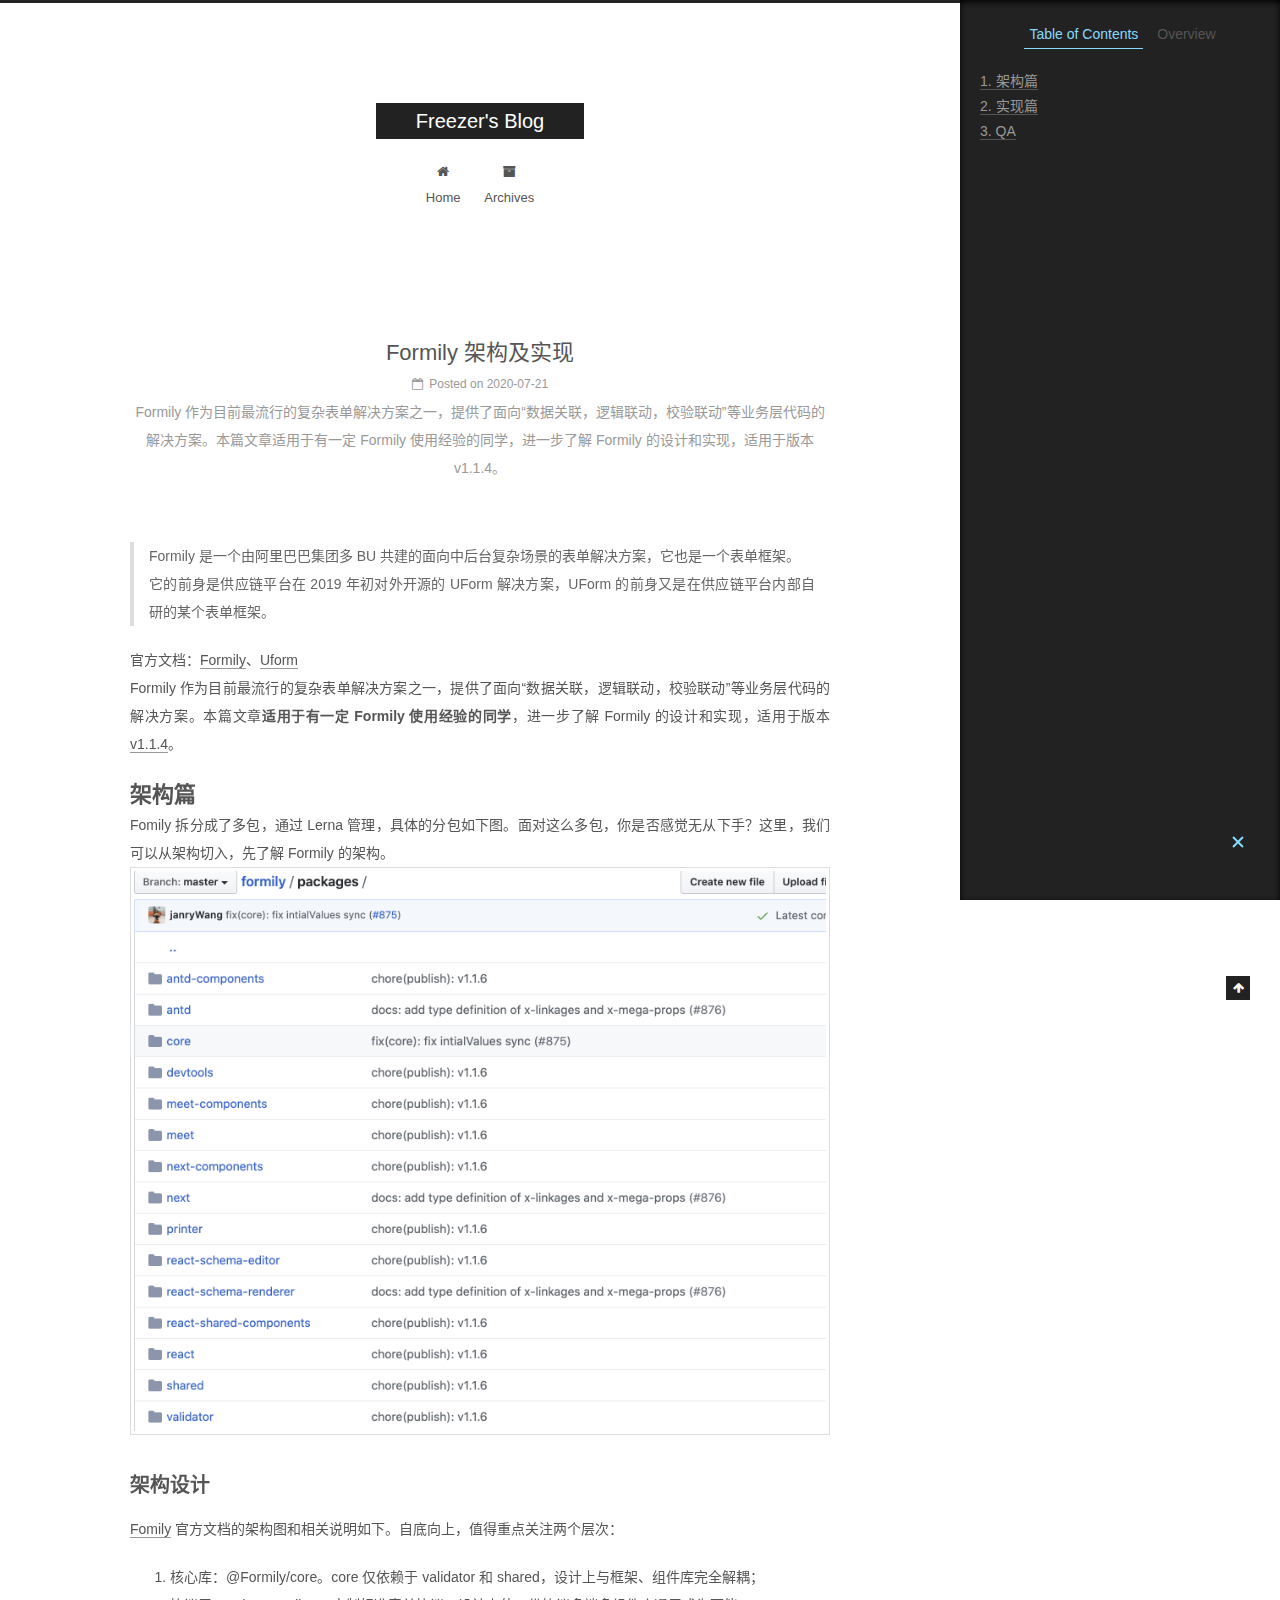
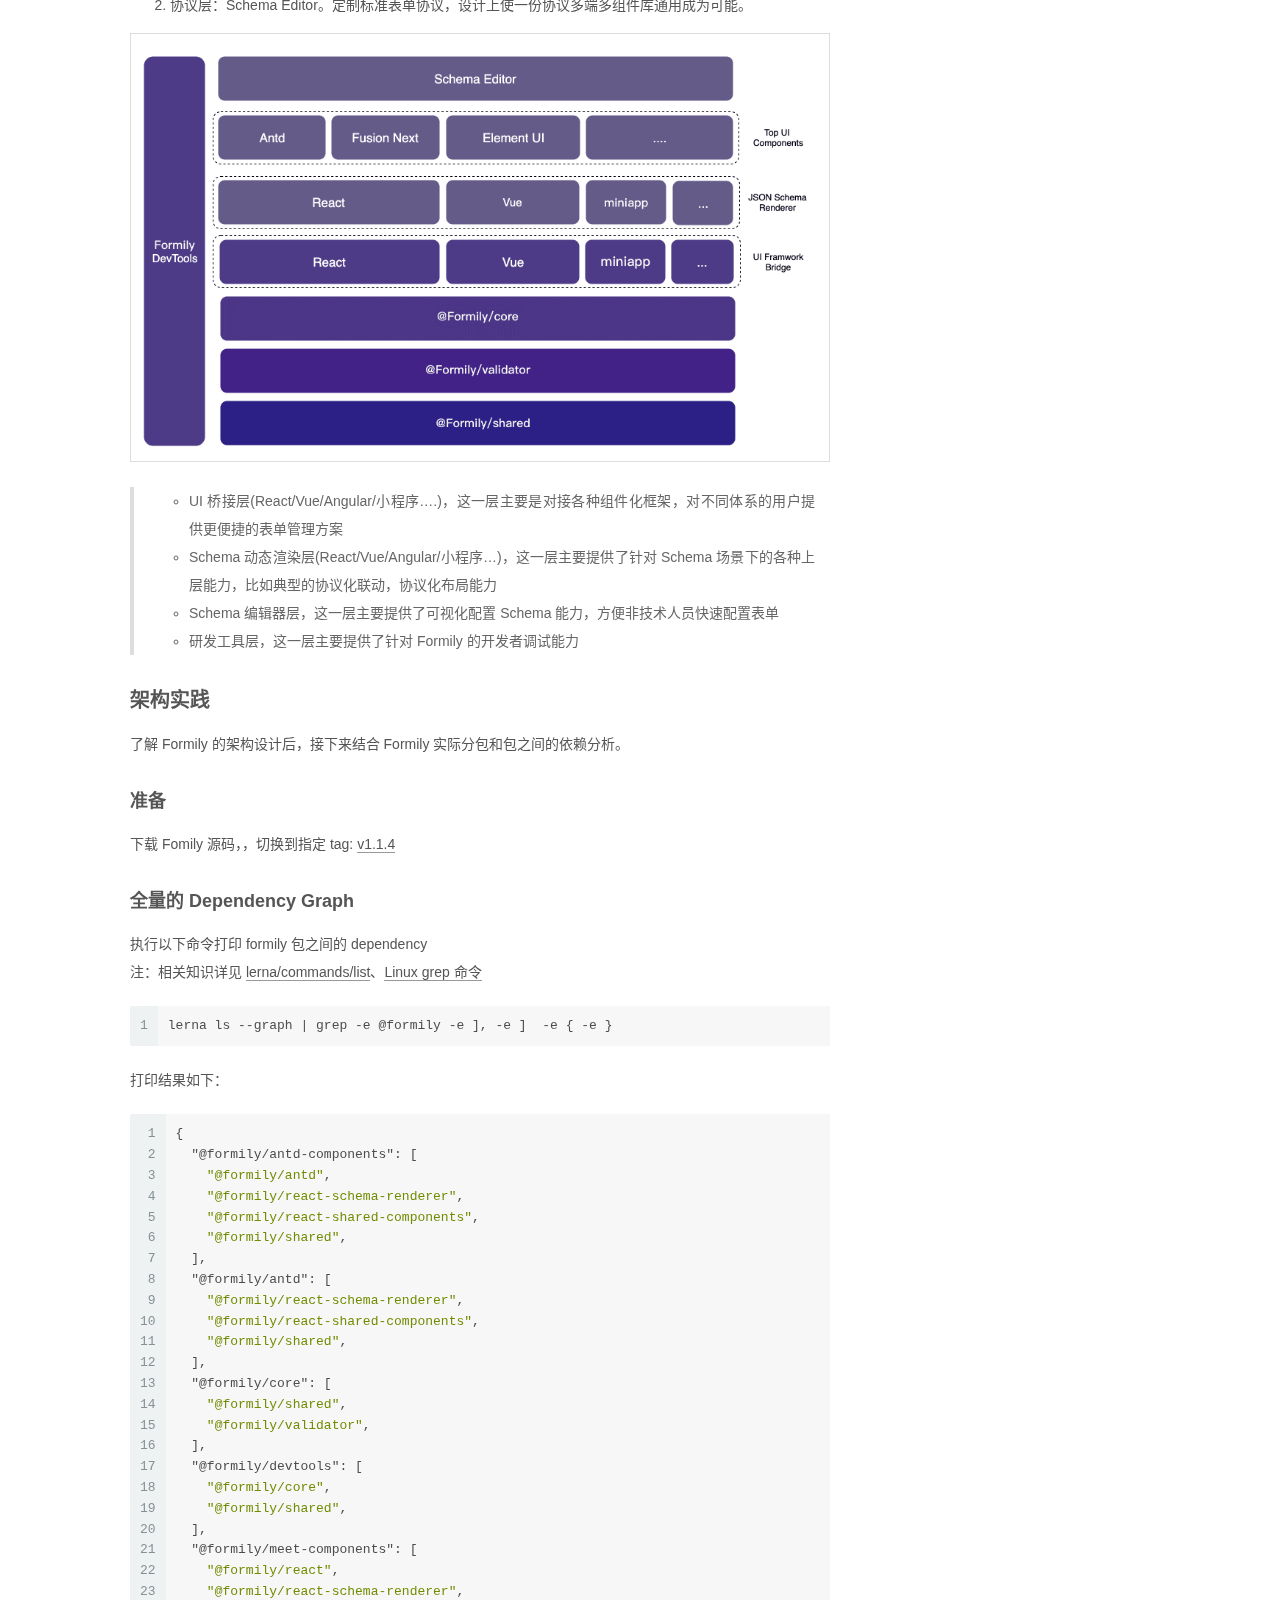
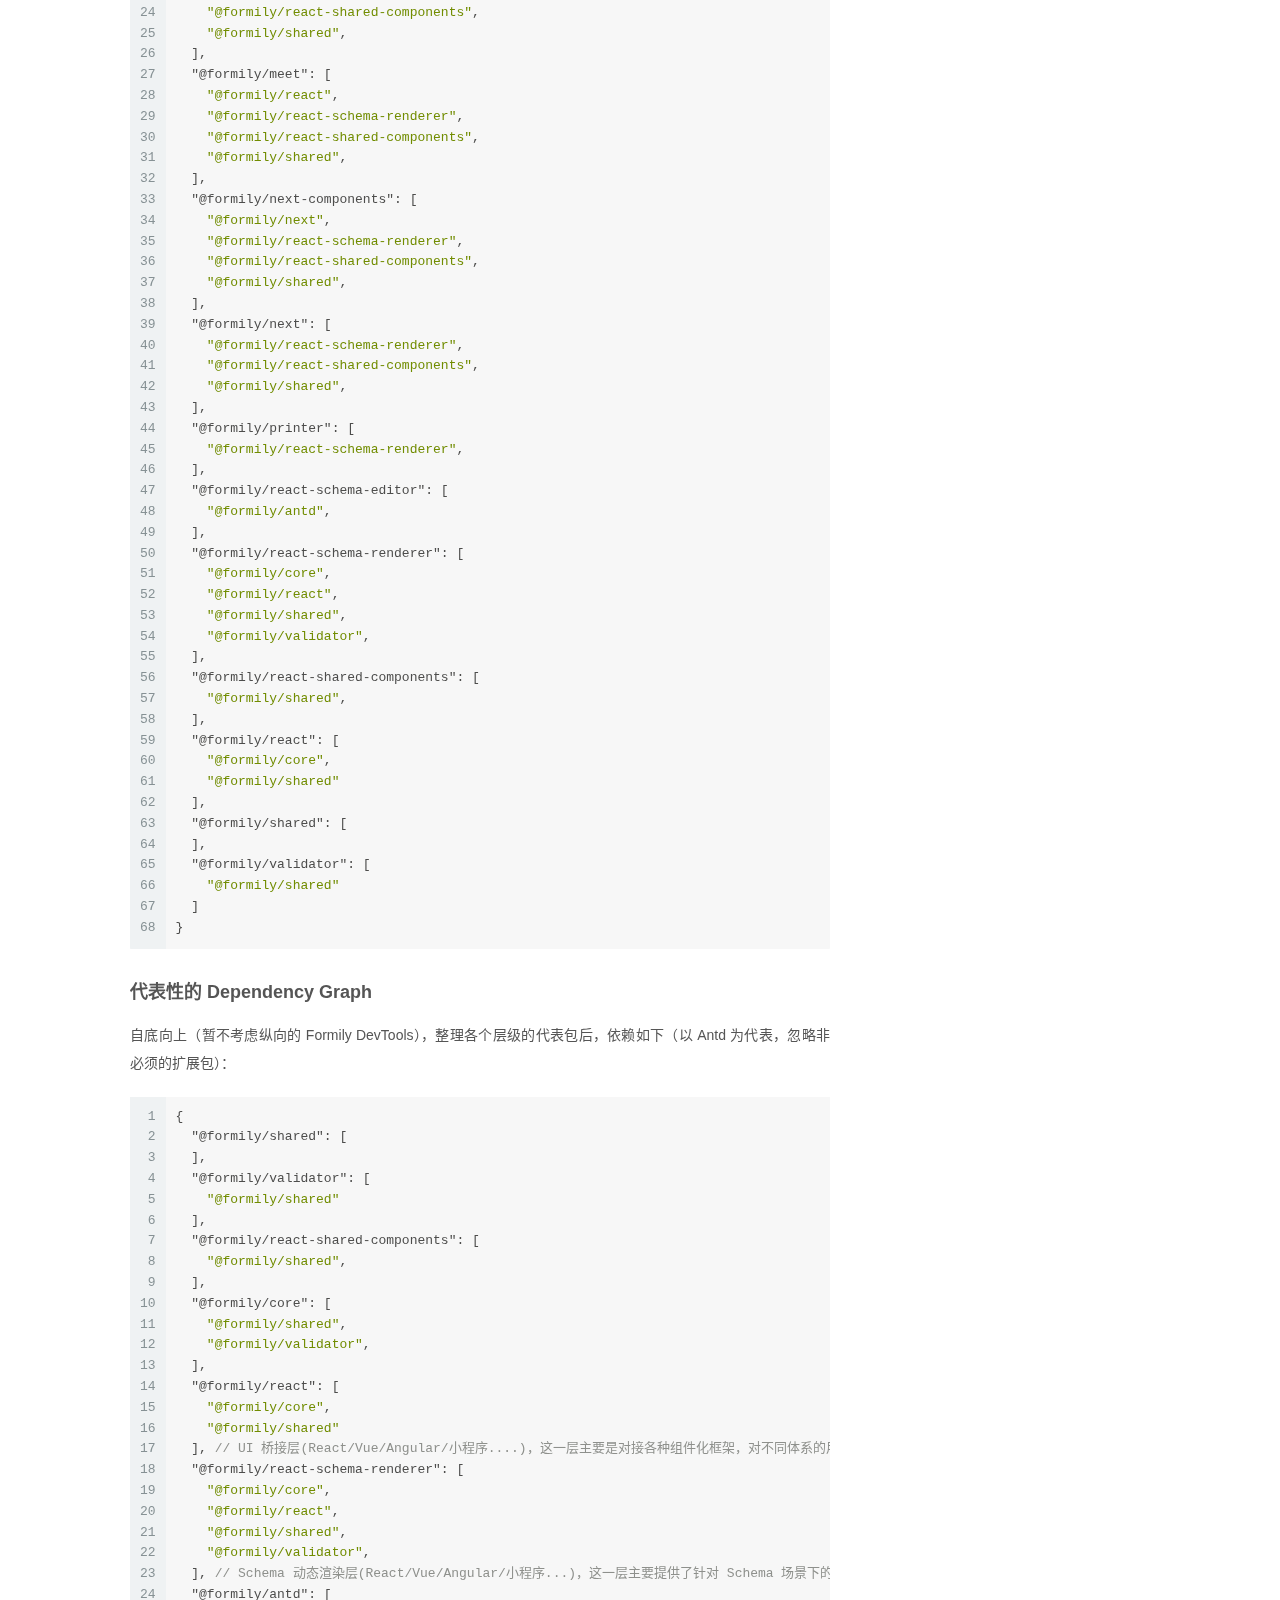
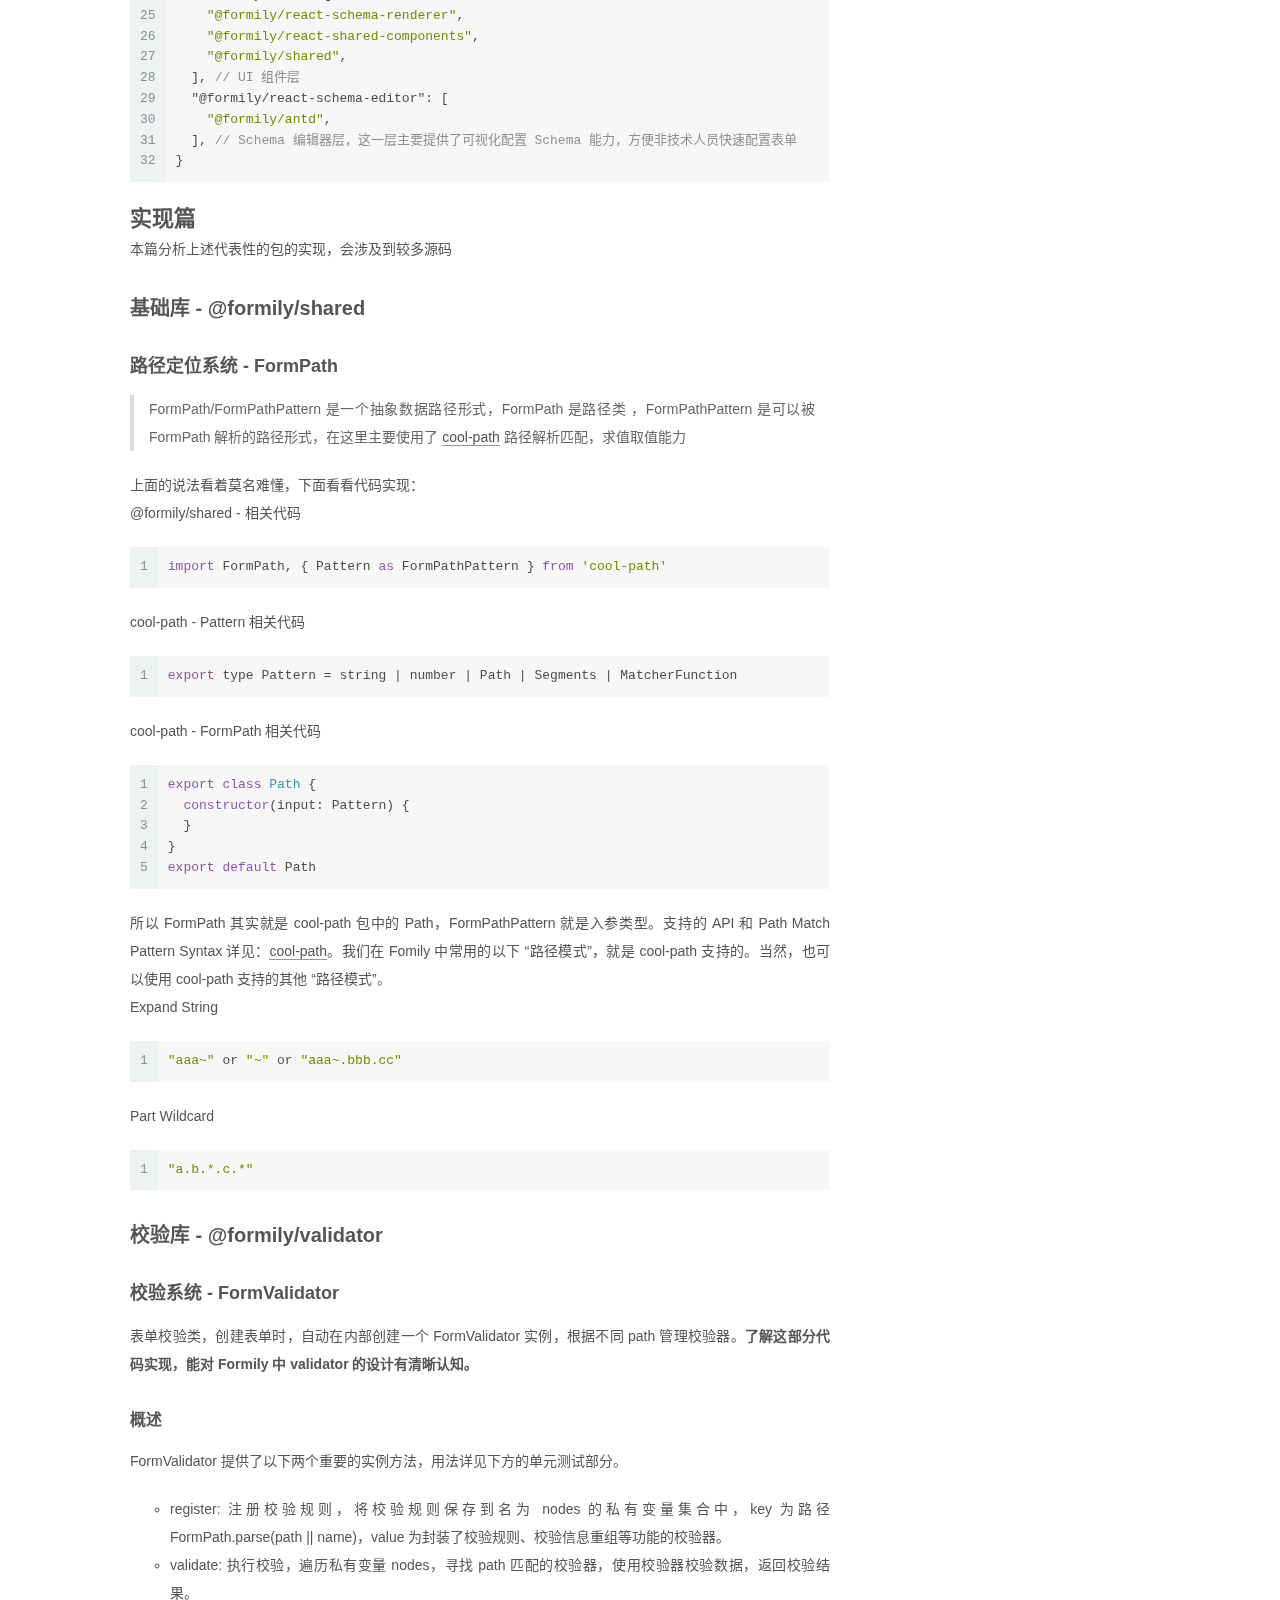
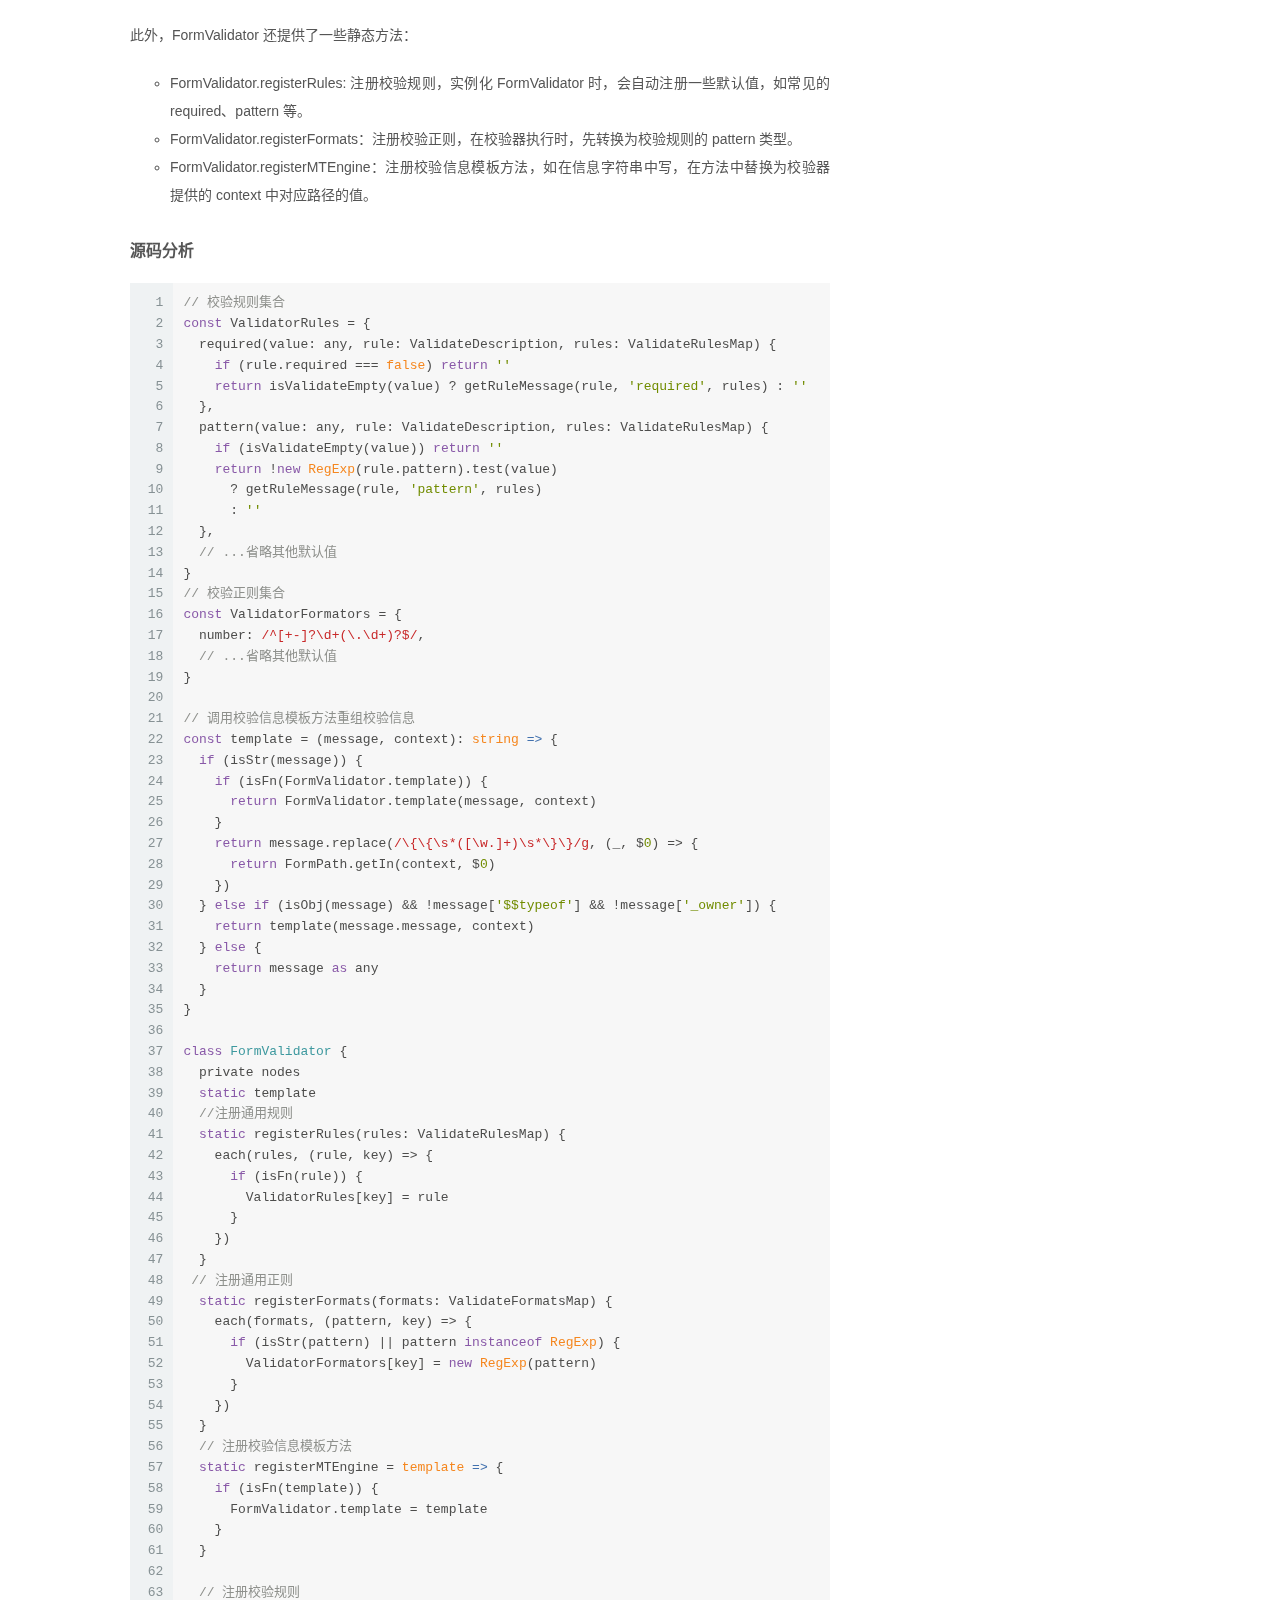
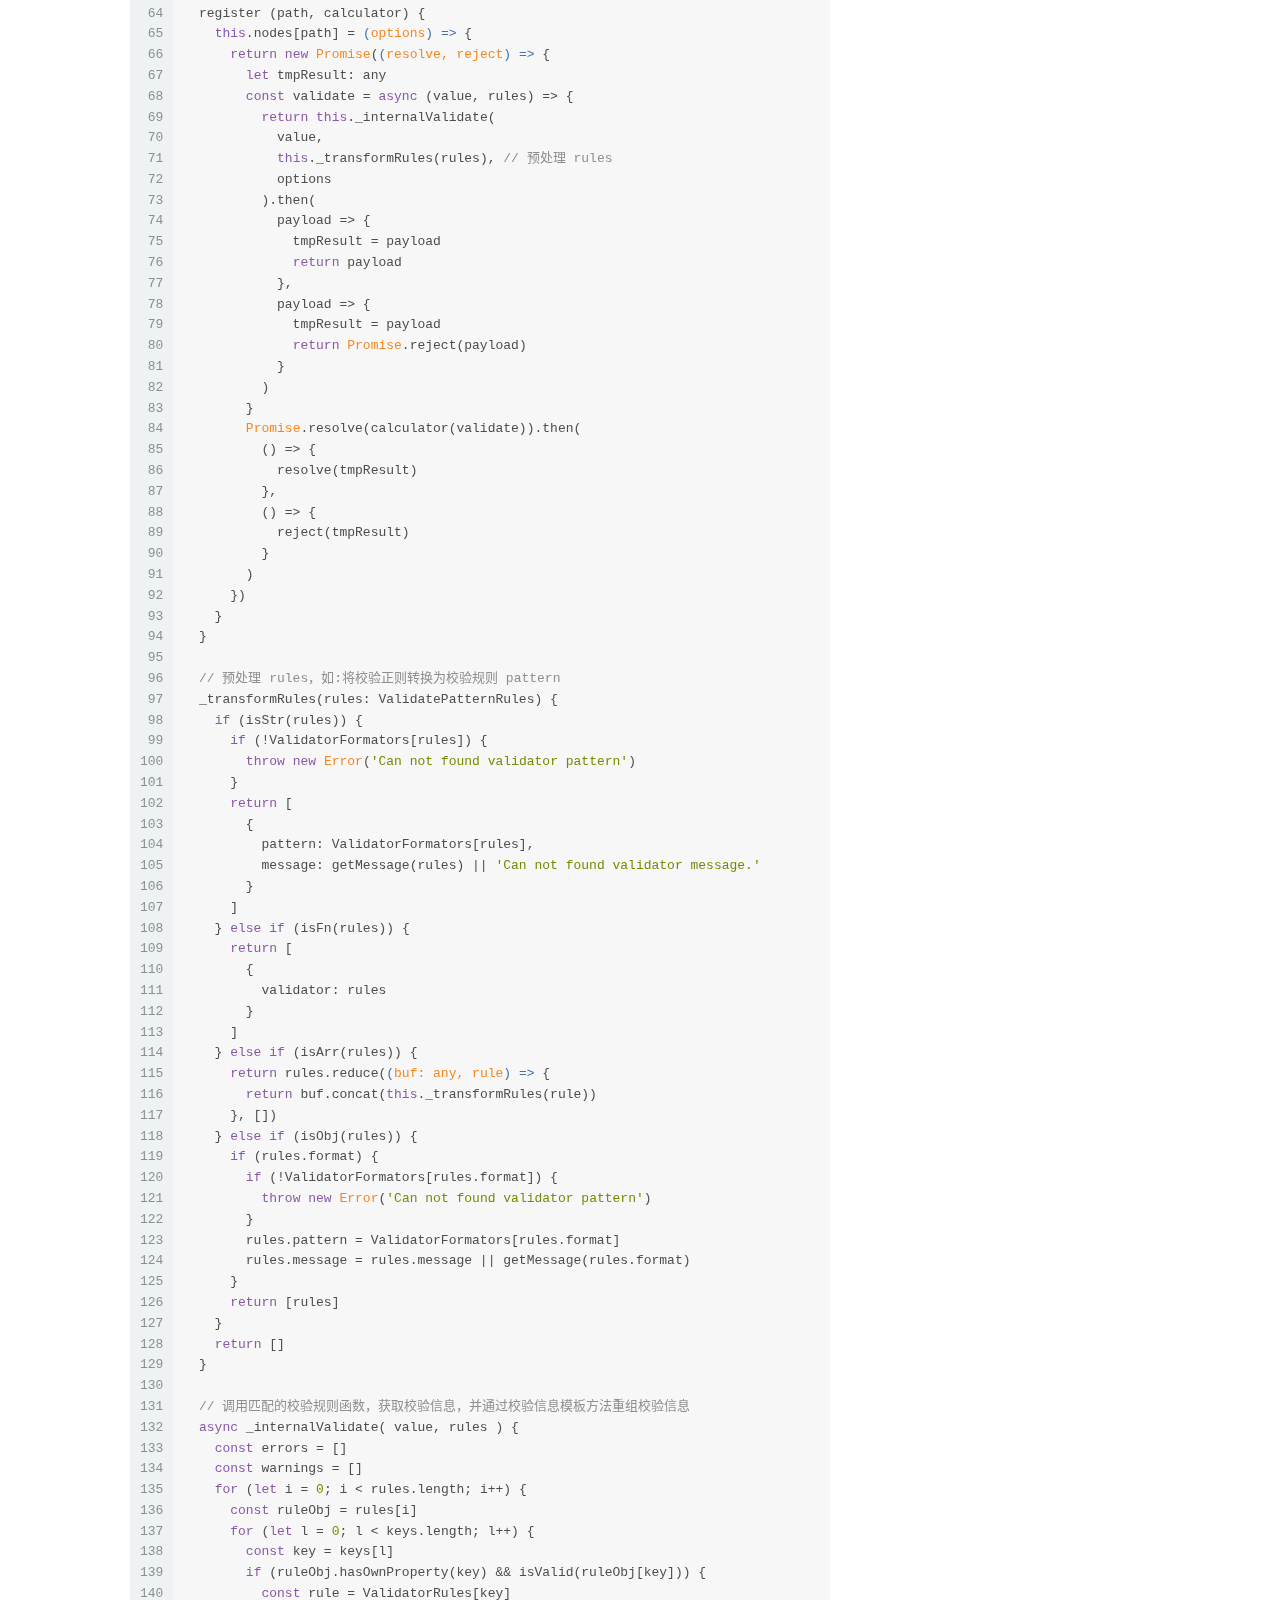
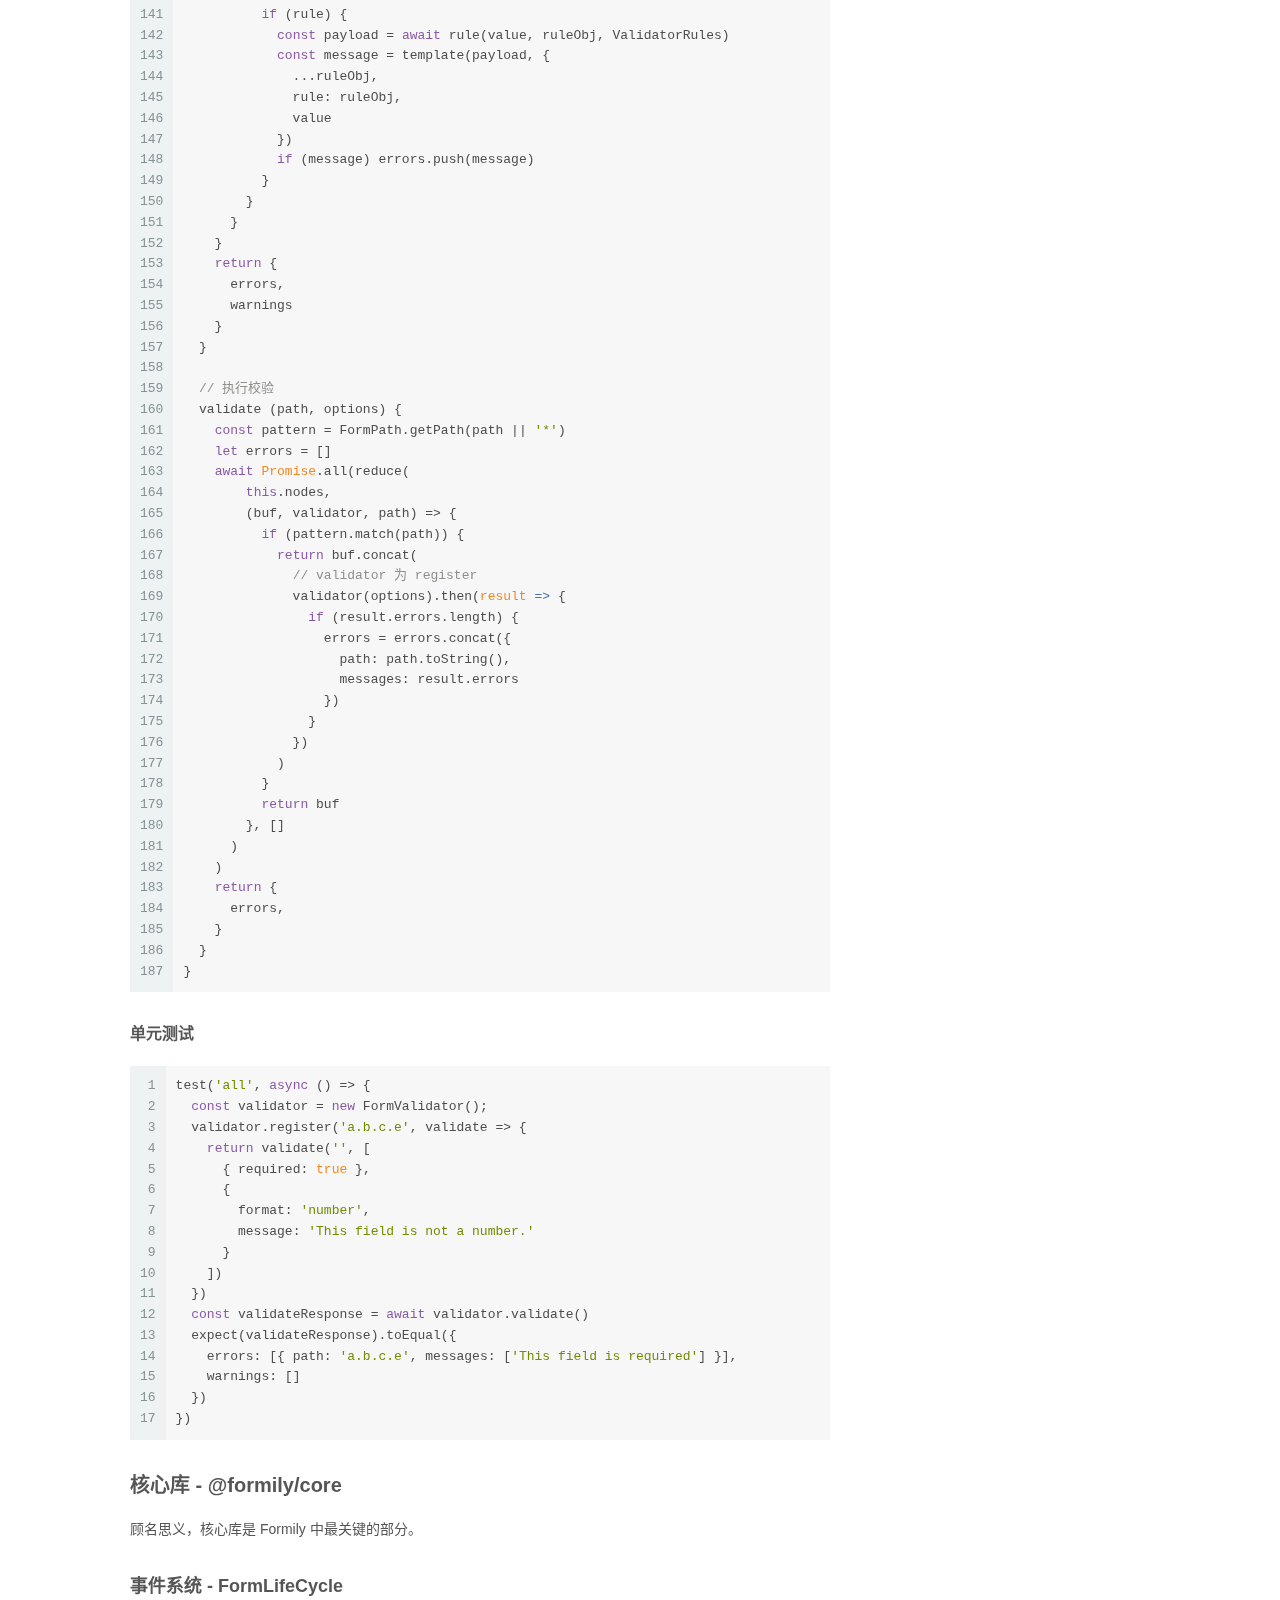
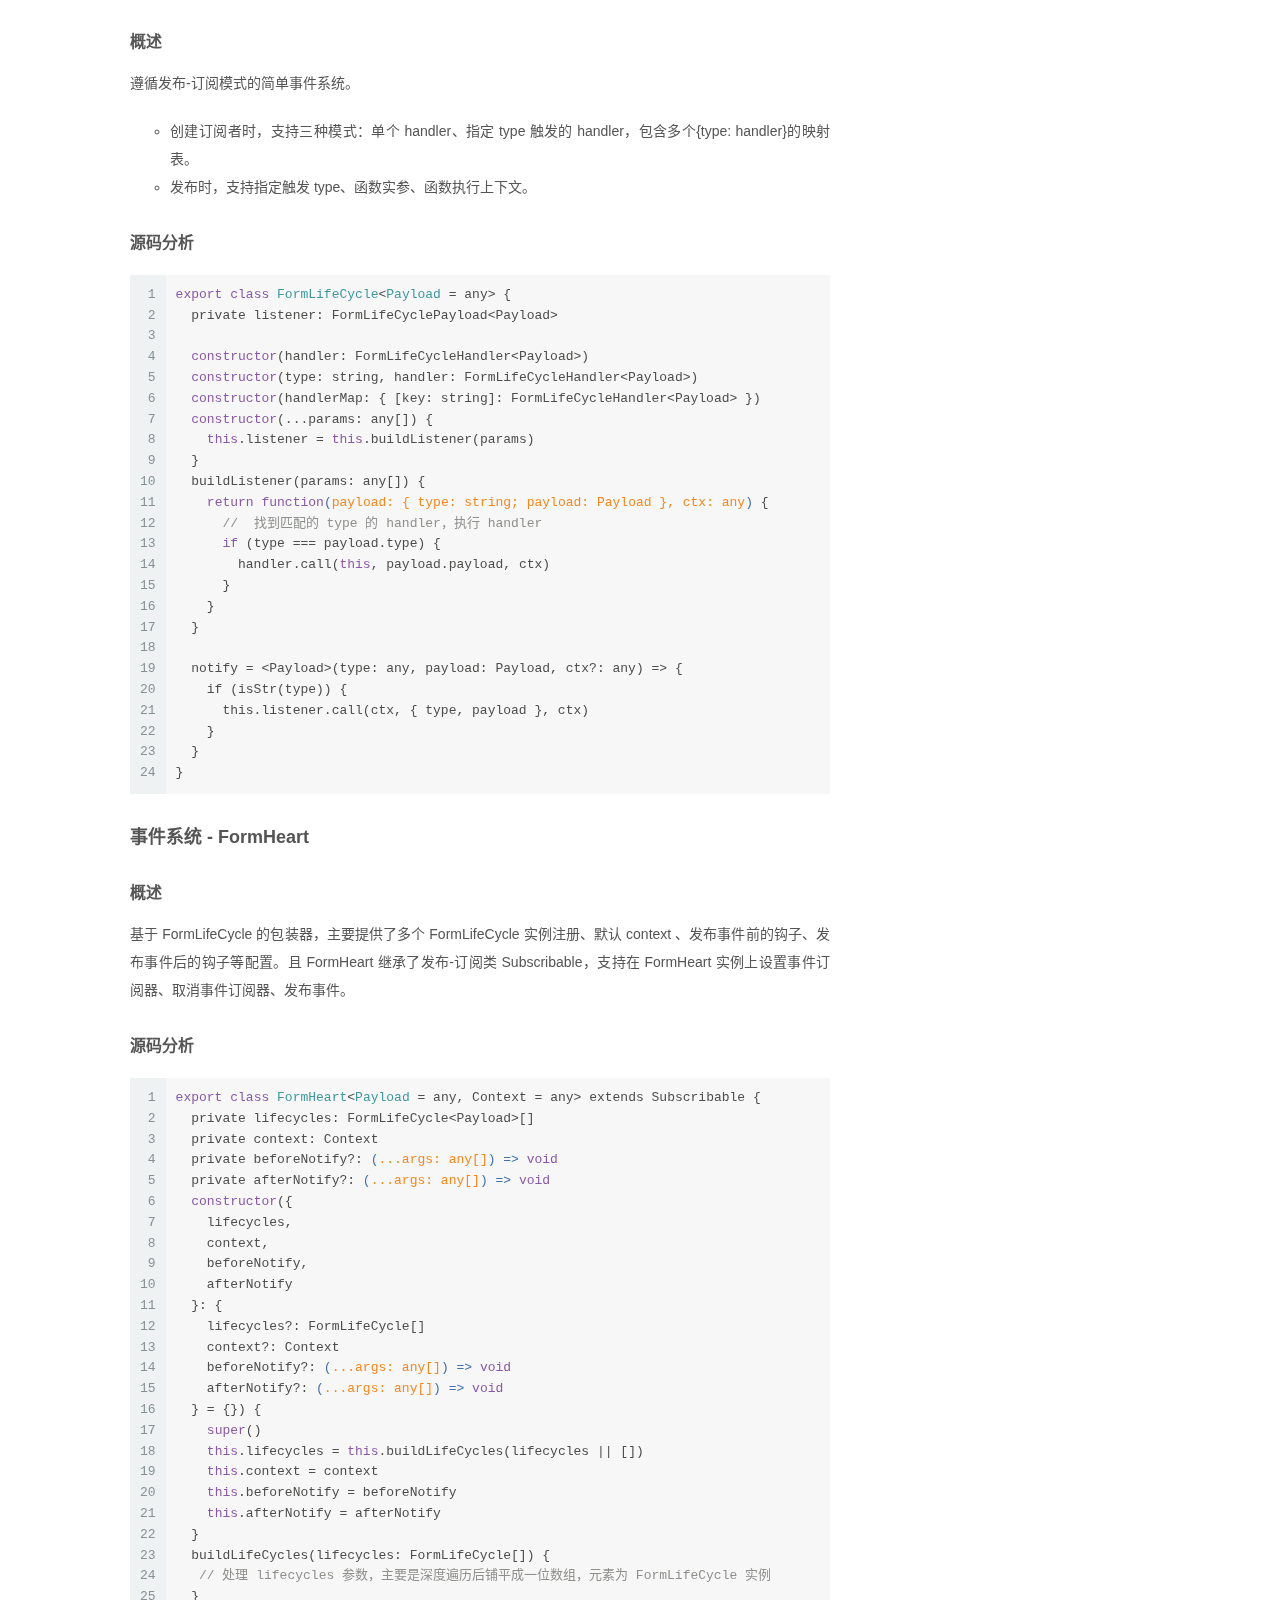
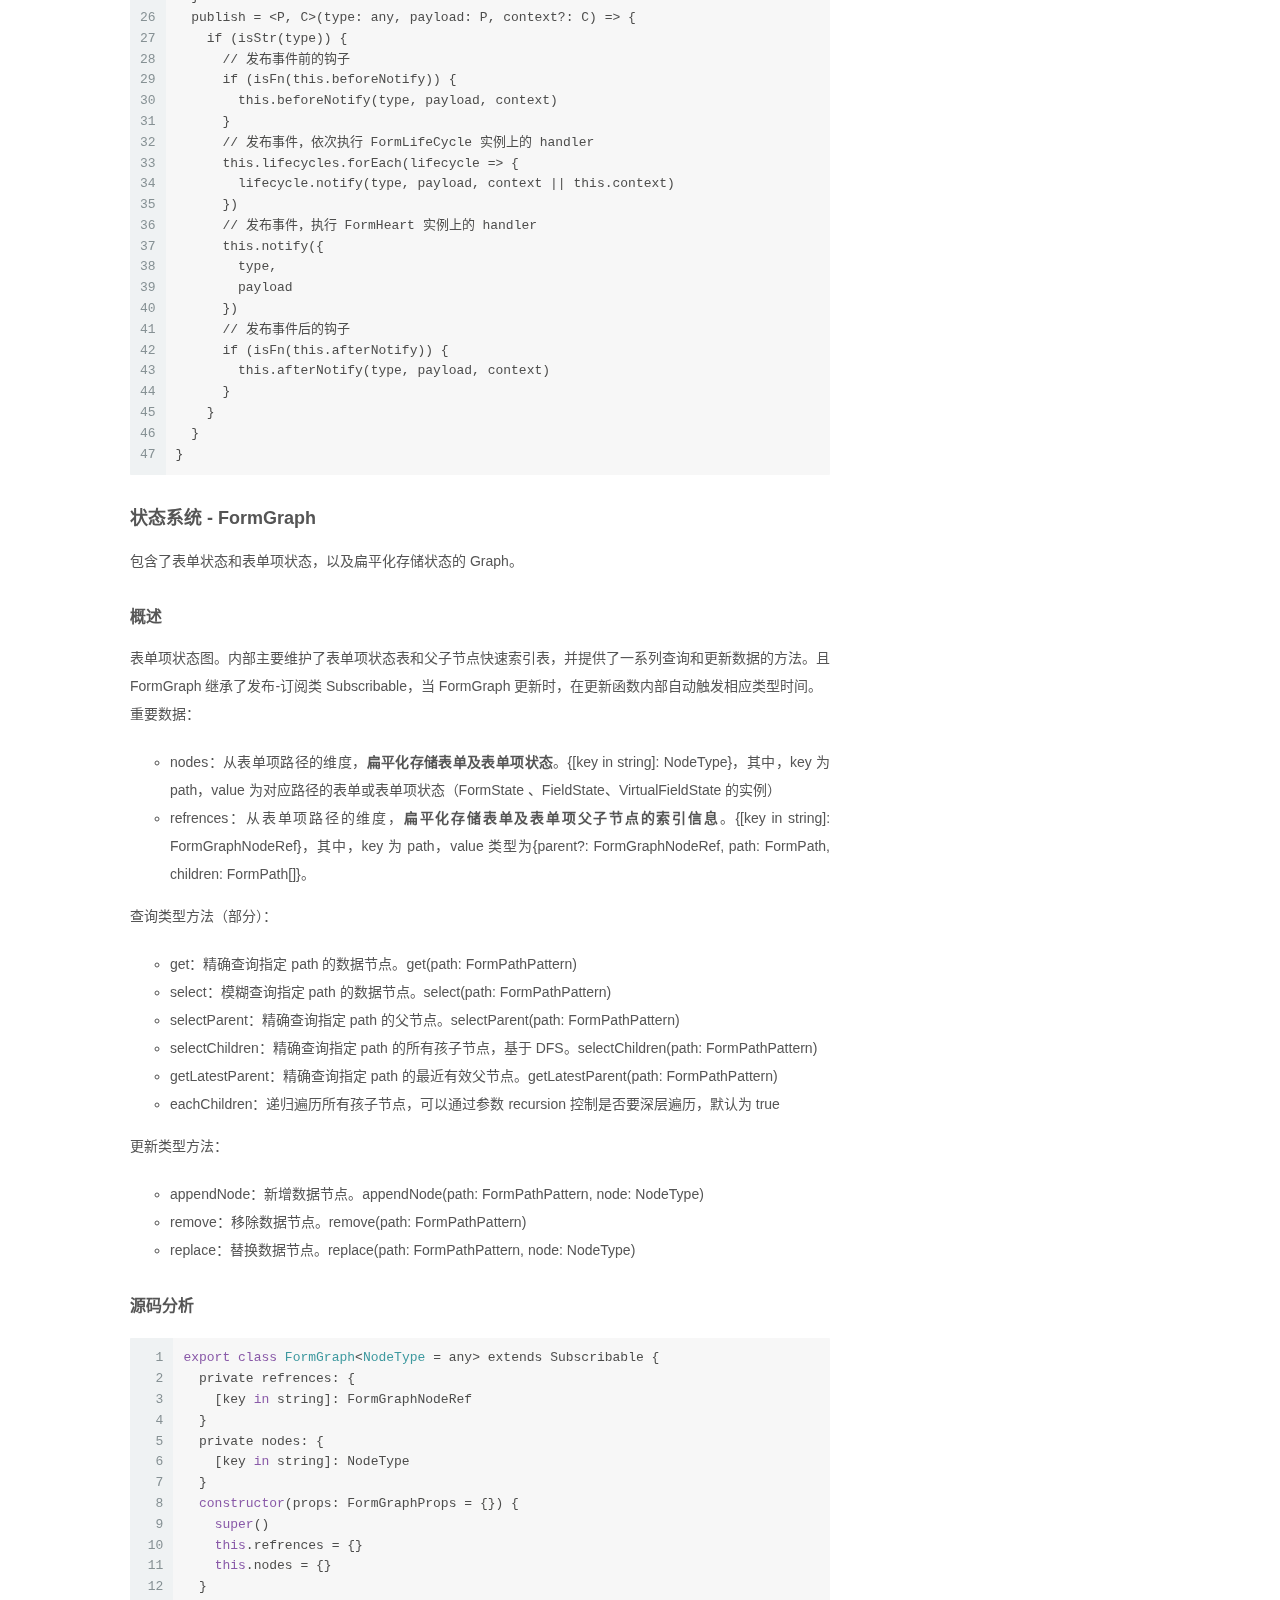
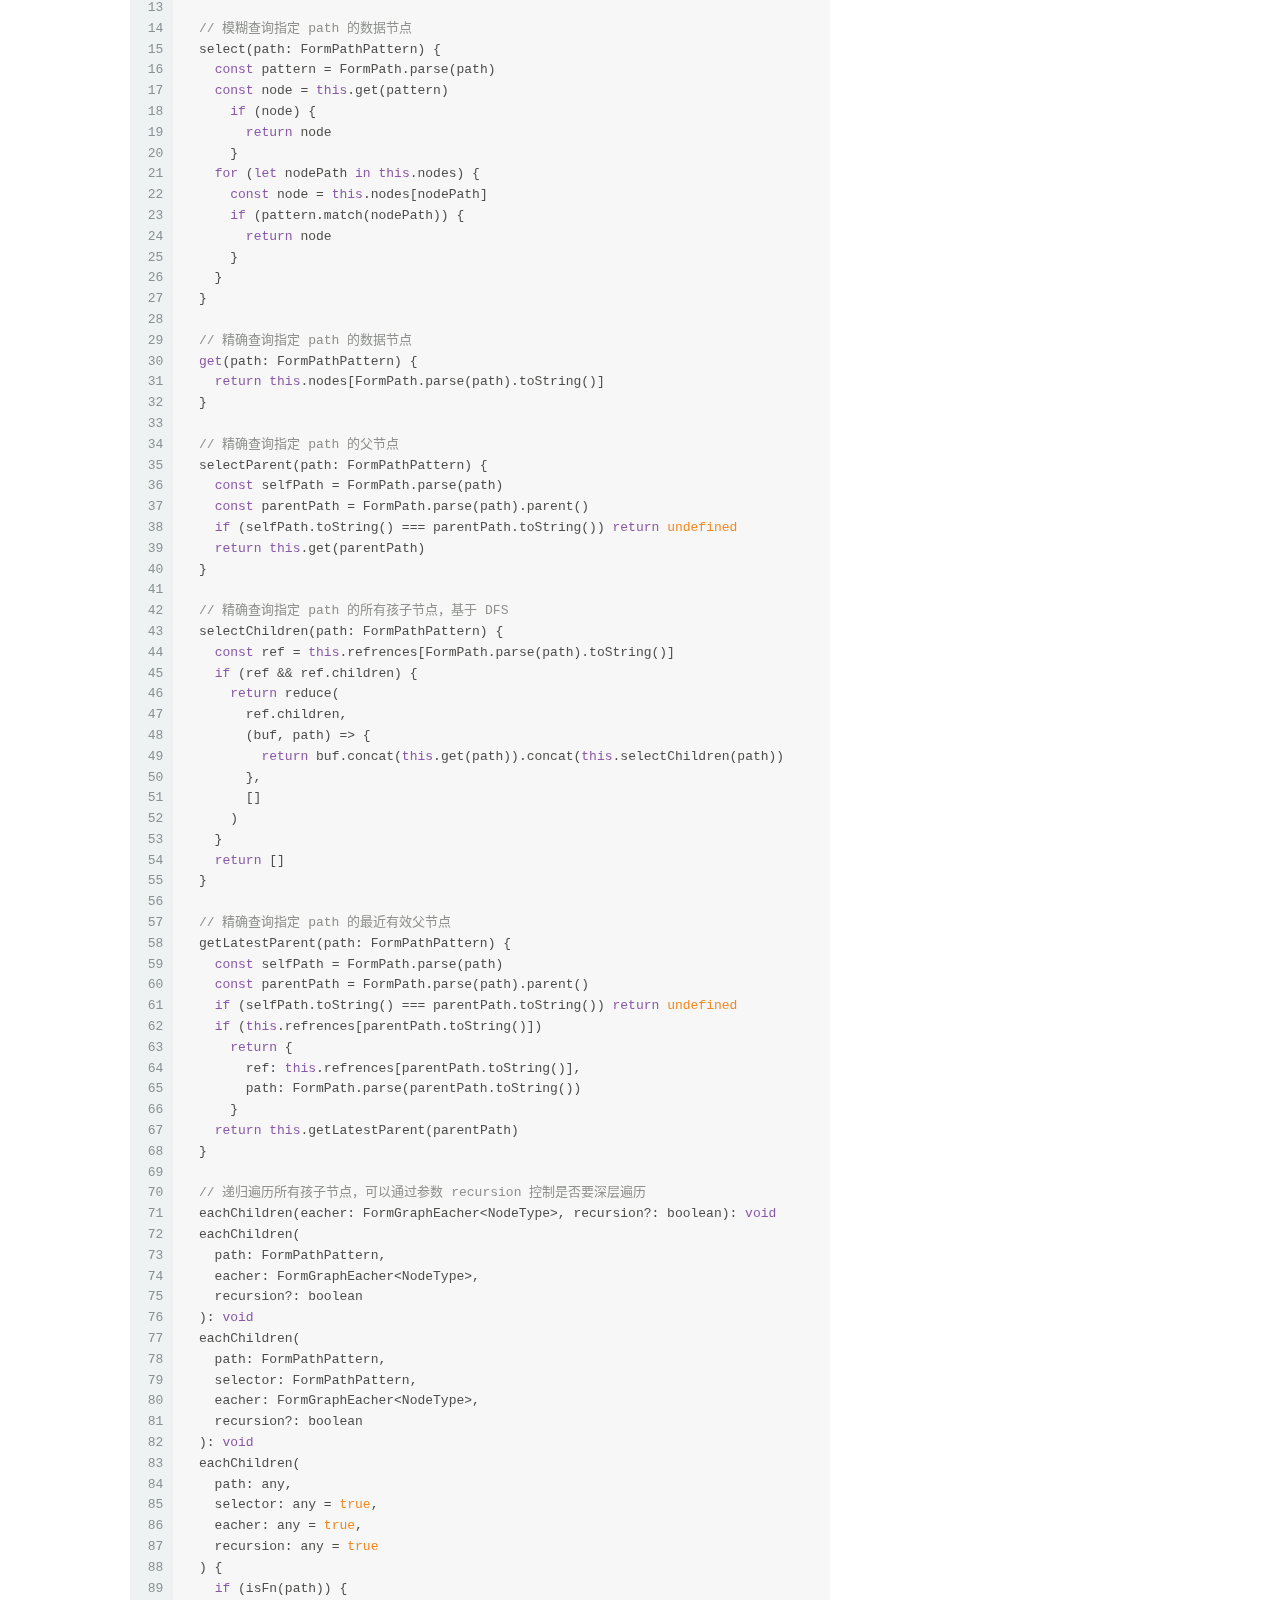
<file: 2020/07/21/formily/index.html>
<!DOCTYPE html>



  


<html class="theme-next muse use-motion" lang="zh-cn">
<head><meta name="generator" content="Hexo 3.9.0">
  <meta charset="UTF-8">
<meta http-equiv="X-UA-Compatible" content="IE=edge">
<meta name="viewport" content="width=device-width, initial-scale=1, maximum-scale=1">
<meta name="theme-color" content="#222">









<meta http-equiv="Cache-Control" content="no-transform">
<meta http-equiv="Cache-Control" content="no-siteapp">
















  
  
  <link href="/lib/fancybox/source/jquery.fancybox.css?v=2.1.5" rel="stylesheet" type="text/css">







<link href="/lib/font-awesome/css/font-awesome.min.css?v=4.6.2" rel="stylesheet" type="text/css">

<link href="/css/main.css?v=5.1.4" rel="stylesheet" type="text/css">


  <link rel="apple-touch-icon" sizes="180x180" href="/images/apple-touch-icon-next.png?v=5.1.4">


  <link rel="icon" type="image/png" sizes="32x32" href="/images/favicon-32x32-next.png?v=5.1.4">


  <link rel="icon" type="image/png" sizes="16x16" href="/images/favicon-16x16-next.png?v=5.1.4">


  <link rel="mask-icon" href="/images/logo.svg?v=5.1.4" color="#222">





  <meta name="keywords" content="formily,">










<meta name="description" content="Formily 作为目前最流行的复杂表单解决方案之一，提供了面向“数据关联，逻辑联动，校验联动”等业务层代码的解决方案。本篇文章适用于有一定 Formily 使用经验的同学，进一步了解 Formily 的设计和实现，适用于版本 v1.1.4。">
<meta name="keywords" content="formily">
<meta property="og:type" content="article">
<meta property="og:title" content="Formily 架构及实现">
<meta property="og:url" content="https://freezer95.github.io/2020/07/21/formily/index.html">
<meta property="og:site_name" content="Freezer&#39;s Blog">
<meta property="og:description" content="Formily 作为目前最流行的复杂表单解决方案之一，提供了面向“数据关联，逻辑联动，校验联动”等业务层代码的解决方案。本篇文章适用于有一定 Formily 使用经验的同学，进一步了解 Formily 的设计和实现，适用于版本 v1.1.4。">
<meta property="og:locale" content="zh-cn">
<meta property="og:image" content="https://freezer95.github.io/images/formily_structure_file.png">
<meta property="og:image" content="https://freezer95.github.io/images/formily_structure_layer.png">
<meta property="og:image" content="https://freezer95.github.io/images/formily_schema.png">
<meta property="og:image" content="https://freezer95.github.io/images/formily_qa_1.png">
<meta property="og:updated_time" content="2020-09-14T03:02:00.307Z">
<meta name="twitter:card" content="summary">
<meta name="twitter:title" content="Formily 架构及实现">
<meta name="twitter:description" content="Formily 作为目前最流行的复杂表单解决方案之一，提供了面向“数据关联，逻辑联动，校验联动”等业务层代码的解决方案。本篇文章适用于有一定 Formily 使用经验的同学，进一步了解 Formily 的设计和实现，适用于版本 v1.1.4。">
<meta name="twitter:image" content="https://freezer95.github.io/images/formily_structure_file.png">



<script type="text/javascript" id="hexo.configurations">
  var NexT = window.NexT || {};
  var CONFIG = {
    root: '/',
    scheme: 'Muse',
    version: '5.1.4',
    sidebar: {"position":"left","display":"post","offset":12,"b2t":false,"scrollpercent":false,"onmobile":false},
    fancybox: true,
    tabs: true,
    motion: {"enable":true,"async":false,"transition":{"post_block":"fadeIn","post_header":"slideDownIn","post_body":"slideDownIn","coll_header":"slideLeftIn","sidebar":"slideUpIn"}},
    duoshuo: {
      userId: '0',
      author: 'Author'
    },
    algolia: {
      applicationID: '',
      apiKey: '',
      indexName: '',
      hits: {"per_page":10},
      labels: {"input_placeholder":"Search for Posts","hits_empty":"We didn't find any results for the search: ${query}","hits_stats":"${hits} results found in ${time} ms"}
    }
  };
</script>



  <link rel="canonical" href="https://freezer95.github.io/2020/07/21/formily/">





  <title>Formily 架构及实现 | Freezer's Blog</title>
  








</head>

<body itemscope itemtype="http://schema.org/WebPage" lang="zh-cn">

  
  
    
  

  <div class="container sidebar-position-left page-post-detail">
    <div class="headband"></div>

    <header id="header" class="header" itemscope itemtype="http://schema.org/WPHeader">
      <div class="header-inner"><div class="site-brand-wrapper">
  <div class="site-meta ">
    

    <div class="custom-logo-site-title">
      <a href="/" class="brand" rel="start">
        <span class="logo-line-before"><i></i></span>
        <span class="site-title">Freezer's Blog</span>
        <span class="logo-line-after"><i></i></span>
      </a>
    </div>
      
        <p class="site-subtitle"></p>
      
  </div>

  <div class="site-nav-toggle">
    <button>
      <span class="btn-bar"></span>
      <span class="btn-bar"></span>
      <span class="btn-bar"></span>
    </button>
  </div>
</div>

<nav class="site-nav">
  

  
    <ul id="menu" class="menu">
      
        
        <li class="menu-item menu-item-home">
          <a href="/" rel="section">
            
              <i class="menu-item-icon fa fa-fw fa-home"></i> <br>
            
            Home
          </a>
        </li>
      
        
        <li class="menu-item menu-item-archives">
          <a href="/archives/" rel="section">
            
              <i class="menu-item-icon fa fa-fw fa-archive"></i> <br>
            
            Archives
          </a>
        </li>
      

      
    </ul>
  

  
</nav>



 </div>
    </header>

    <main id="main" class="main">
      <div class="main-inner">
        <div class="content-wrap">
          <div id="content" class="content">
            

  <div id="posts" class="posts-expand">
    

  

  
  
  

  <article class="post post-type-normal" itemscope itemtype="http://schema.org/Article">
  
  
  
  <div class="post-block">
    <link itemprop="mainEntityOfPage" href="https://freezer95.github.io/2020/07/21/formily/">

    <span hidden itemprop="author" itemscope itemtype="http://schema.org/Person">
      <meta itemprop="name" content="Freezer">
      <meta itemprop="description" content>
      <meta itemprop="image" content="/images/avatar.gif">
    </span>

    <span hidden itemprop="publisher" itemscope itemtype="http://schema.org/Organization">
      <meta itemprop="name" content="Freezer's Blog">
    </span>

    
      <header class="post-header">

        
        
          <h1 class="post-title" itemprop="name headline">Formily 架构及实现</h1>
        

        <div class="post-meta">
          <span class="post-time">
            
              <span class="post-meta-item-icon">
                <i class="fa fa-calendar-o"></i>
              </span>
              
                <span class="post-meta-item-text">Posted on</span>
              
              <time title="Post created" itemprop="dateCreated datePublished" datetime="2020-07-21T09:32:10+08:00">
                2020-07-21
              </time>
            

            

            
          </span>

          

          
            
          

          
          

          

          

          
              <div class="post-description">
                  Formily 作为目前最流行的复杂表单解决方案之一，提供了面向“数据关联，逻辑联动，校验联动”等业务层代码的解决方案。本篇文章适用于有一定 Formily 使用经验的同学，进一步了解 Formily 的设计和实现，适用于版本 v1.1.4。
              </div>
          

        </div>
      </header>
    

    
    
    
    <div class="post-body" itemprop="articleBody">

      
      

      
        <blockquote>
<p>Formily 是一个由阿里巴巴集团多 BU 共建的面向中后台复杂场景的表单解决方案，它也是一个表单框架。<br>它的前身是供应链平台在 2019 年初对外开源的 UForm 解决方案，UForm 的前身又是在供应链平台内部自研的某个表单框架。</p>
</blockquote>
<p>官方文档：<a href="https://formilyjs.org/#/bdCRC5/dzUZU8il" target="_blank" rel="noopener">Formily</a>、<a href="https://uform-next.netlify.app/#/MpI2Ij/rRCmCPsOHO" target="_blank" rel="noopener">Uform</a><br>Formily 作为目前最流行的复杂表单解决方案之一，提供了面向“数据关联，逻辑联动，校验联动”等业务层代码的解决方案。本篇文章<strong>适用于有一定 Formily 使用经验的同学</strong>，进一步了解 Formily 的设计和实现，适用于版本 <a href="https://github.com/alibaba/formily/releases/tag/v1.1.4" target="_blank" rel="noopener">v1.1.4</a>。</p>
<h1 id="架构篇"><a href="#架构篇" class="headerlink" title="架构篇"></a>架构篇</h1><p>Fomily 拆分成了多包，通过 Lerna 管理，具体的分包如下图。面对这么多包，你是否感觉无从下手？这里，我们可以从架构切入，先了解 Formily 的架构。<br><img src="/images/formily_structure_file.png" width="100%"></p>
<h2 id="架构设计"><a href="#架构设计" class="headerlink" title="架构设计"></a>架构设计</h2><p><a href="https://formilyjs.org/#/bdCRC5/dzUZU8il" target="_blank" rel="noopener">Fomily</a> 官方文档的架构图和相关说明如下。自底向上，值得重点关注两个层次： </p>
<ol>
<li>核心库：@Formily/core。core 仅依赖于 validator 和 shared，设计上与框架、组件库完全解耦；</li>
<li>协议层：Schema Editor。定制标准表单协议，设计上使一份协议多端多组件库通用成为可能。</li>
</ol>
<img src="/images/formily_structure_layer.png" width="100%">

<blockquote>
<ul>
<li>UI 桥接层(React/Vue/Angular/小程序….)，这一层主要是对接各种组件化框架，对不同体系的用户提供更便捷的表单管理方案</li>
<li>Schema 动态渲染层(React/Vue/Angular/小程序…)，这一层主要提供了针对 Schema 场景下的各种上层能力，比如典型的协议化联动，协议化布局能力</li>
<li>Schema 编辑器层，这一层主要提供了可视化配置 Schema 能力，方便非技术人员快速配置表单</li>
<li>研发工具层，这一层主要提供了针对 Formily 的开发者调试能力</li>
</ul>
</blockquote>
<h2 id="架构实践"><a href="#架构实践" class="headerlink" title="架构实践"></a>架构实践</h2><p>了解 Formily 的架构设计后，接下来结合 Formily 实际分包和包之间的依赖分析。</p>
<h3 id="准备"><a href="#准备" class="headerlink" title="准备"></a>准备</h3><p>下载 Fomily 源码，，切换到指定 tag: <a href="https://github.com/alibaba/formily/releases/tag/v1.1.4" target="_blank" rel="noopener">v1.1.4</a></p>
<h3 id="全量的-Dependency-Graph"><a href="#全量的-Dependency-Graph" class="headerlink" title="全量的 Dependency Graph"></a>全量的 Dependency Graph</h3><p>执行以下命令打印 formily 包之间的 dependency<br>注：相关知识详见 <a href="https://github.com/lerna/lerna/blob/master/commands/list#readme" target="_blank" rel="noopener">lerna/commands/list</a>、<a href="https://man.linuxde.net/grep" target="_blank" rel="noopener">Linux grep 命令</a></p>
<figure class="highlight plain"><table><tr><td class="gutter"><pre><span class="line">1</span><br></pre></td><td class="code"><pre><span class="line">lerna ls --graph | grep -e @formily -e ], -e ]  -e &#123; -e &#125;</span><br></pre></td></tr></table></figure>

<p>打印结果如下：</p>
<figure class="highlight json"><table><tr><td class="gutter"><pre><span class="line">1</span><br><span class="line">2</span><br><span class="line">3</span><br><span class="line">4</span><br><span class="line">5</span><br><span class="line">6</span><br><span class="line">7</span><br><span class="line">8</span><br><span class="line">9</span><br><span class="line">10</span><br><span class="line">11</span><br><span class="line">12</span><br><span class="line">13</span><br><span class="line">14</span><br><span class="line">15</span><br><span class="line">16</span><br><span class="line">17</span><br><span class="line">18</span><br><span class="line">19</span><br><span class="line">20</span><br><span class="line">21</span><br><span class="line">22</span><br><span class="line">23</span><br><span class="line">24</span><br><span class="line">25</span><br><span class="line">26</span><br><span class="line">27</span><br><span class="line">28</span><br><span class="line">29</span><br><span class="line">30</span><br><span class="line">31</span><br><span class="line">32</span><br><span class="line">33</span><br><span class="line">34</span><br><span class="line">35</span><br><span class="line">36</span><br><span class="line">37</span><br><span class="line">38</span><br><span class="line">39</span><br><span class="line">40</span><br><span class="line">41</span><br><span class="line">42</span><br><span class="line">43</span><br><span class="line">44</span><br><span class="line">45</span><br><span class="line">46</span><br><span class="line">47</span><br><span class="line">48</span><br><span class="line">49</span><br><span class="line">50</span><br><span class="line">51</span><br><span class="line">52</span><br><span class="line">53</span><br><span class="line">54</span><br><span class="line">55</span><br><span class="line">56</span><br><span class="line">57</span><br><span class="line">58</span><br><span class="line">59</span><br><span class="line">60</span><br><span class="line">61</span><br><span class="line">62</span><br><span class="line">63</span><br><span class="line">64</span><br><span class="line">65</span><br><span class="line">66</span><br><span class="line">67</span><br><span class="line">68</span><br></pre></td><td class="code"><pre><span class="line">&#123;</span><br><span class="line">  <span class="attr">"@formily/antd-components"</span>: [</span><br><span class="line">    <span class="string">"@formily/antd"</span>,</span><br><span class="line">    <span class="string">"@formily/react-schema-renderer"</span>,</span><br><span class="line">    <span class="string">"@formily/react-shared-components"</span>,</span><br><span class="line">    <span class="string">"@formily/shared"</span>,</span><br><span class="line">  ],</span><br><span class="line">  <span class="attr">"@formily/antd"</span>: [</span><br><span class="line">    <span class="string">"@formily/react-schema-renderer"</span>,</span><br><span class="line">    <span class="string">"@formily/react-shared-components"</span>,</span><br><span class="line">    <span class="string">"@formily/shared"</span>,</span><br><span class="line">  ],</span><br><span class="line">  <span class="attr">"@formily/core"</span>: [</span><br><span class="line">    <span class="string">"@formily/shared"</span>,</span><br><span class="line">    <span class="string">"@formily/validator"</span>,</span><br><span class="line">  ],</span><br><span class="line">  <span class="attr">"@formily/devtools"</span>: [</span><br><span class="line">    <span class="string">"@formily/core"</span>,</span><br><span class="line">    <span class="string">"@formily/shared"</span>,</span><br><span class="line">  ],</span><br><span class="line">  <span class="attr">"@formily/meet-components"</span>: [</span><br><span class="line">    <span class="string">"@formily/react"</span>,</span><br><span class="line">    <span class="string">"@formily/react-schema-renderer"</span>,</span><br><span class="line">    <span class="string">"@formily/react-shared-components"</span>,</span><br><span class="line">    <span class="string">"@formily/shared"</span>,</span><br><span class="line">  ],</span><br><span class="line">  <span class="attr">"@formily/meet"</span>: [</span><br><span class="line">    <span class="string">"@formily/react"</span>,</span><br><span class="line">    <span class="string">"@formily/react-schema-renderer"</span>,</span><br><span class="line">    <span class="string">"@formily/react-shared-components"</span>,</span><br><span class="line">    <span class="string">"@formily/shared"</span>,</span><br><span class="line">  ],</span><br><span class="line">  <span class="attr">"@formily/next-components"</span>: [</span><br><span class="line">    <span class="string">"@formily/next"</span>,</span><br><span class="line">    <span class="string">"@formily/react-schema-renderer"</span>,</span><br><span class="line">    <span class="string">"@formily/react-shared-components"</span>,</span><br><span class="line">    <span class="string">"@formily/shared"</span>,</span><br><span class="line">  ],</span><br><span class="line">  <span class="attr">"@formily/next"</span>: [</span><br><span class="line">    <span class="string">"@formily/react-schema-renderer"</span>,</span><br><span class="line">    <span class="string">"@formily/react-shared-components"</span>,</span><br><span class="line">    <span class="string">"@formily/shared"</span>,</span><br><span class="line">  ],</span><br><span class="line">  <span class="attr">"@formily/printer"</span>: [</span><br><span class="line">    <span class="string">"@formily/react-schema-renderer"</span>,</span><br><span class="line">  ],</span><br><span class="line">  <span class="attr">"@formily/react-schema-editor"</span>: [</span><br><span class="line">    <span class="string">"@formily/antd"</span>,</span><br><span class="line">  ],</span><br><span class="line">  <span class="attr">"@formily/react-schema-renderer"</span>: [</span><br><span class="line">    <span class="string">"@formily/core"</span>,</span><br><span class="line">    <span class="string">"@formily/react"</span>,</span><br><span class="line">    <span class="string">"@formily/shared"</span>,</span><br><span class="line">    <span class="string">"@formily/validator"</span>,</span><br><span class="line">  ],</span><br><span class="line">  <span class="attr">"@formily/react-shared-components"</span>: [</span><br><span class="line">    <span class="string">"@formily/shared"</span>,</span><br><span class="line">  ],</span><br><span class="line">  <span class="attr">"@formily/react"</span>: [</span><br><span class="line">    <span class="string">"@formily/core"</span>,</span><br><span class="line">    <span class="string">"@formily/shared"</span></span><br><span class="line">  ],</span><br><span class="line">  <span class="attr">"@formily/shared"</span>: [</span><br><span class="line">  ],</span><br><span class="line">  <span class="attr">"@formily/validator"</span>: [</span><br><span class="line">    <span class="string">"@formily/shared"</span></span><br><span class="line">  ]</span><br><span class="line">&#125;</span><br></pre></td></tr></table></figure>

<h3 id="代表性的-Dependency-Graph"><a href="#代表性的-Dependency-Graph" class="headerlink" title="代表性的 Dependency Graph"></a>代表性的 Dependency Graph</h3><p>自底向上（暂不考虑纵向的 Formily DevTools），整理各个层级的代表包后，依赖如下（以 Antd 为代表，忽略非必须的扩展包）：</p>
<figure class="highlight json"><table><tr><td class="gutter"><pre><span class="line">1</span><br><span class="line">2</span><br><span class="line">3</span><br><span class="line">4</span><br><span class="line">5</span><br><span class="line">6</span><br><span class="line">7</span><br><span class="line">8</span><br><span class="line">9</span><br><span class="line">10</span><br><span class="line">11</span><br><span class="line">12</span><br><span class="line">13</span><br><span class="line">14</span><br><span class="line">15</span><br><span class="line">16</span><br><span class="line">17</span><br><span class="line">18</span><br><span class="line">19</span><br><span class="line">20</span><br><span class="line">21</span><br><span class="line">22</span><br><span class="line">23</span><br><span class="line">24</span><br><span class="line">25</span><br><span class="line">26</span><br><span class="line">27</span><br><span class="line">28</span><br><span class="line">29</span><br><span class="line">30</span><br><span class="line">31</span><br><span class="line">32</span><br></pre></td><td class="code"><pre><span class="line">&#123;</span><br><span class="line">  <span class="attr">"@formily/shared"</span>: [</span><br><span class="line">  ],</span><br><span class="line">  <span class="attr">"@formily/validator"</span>: [</span><br><span class="line">    <span class="string">"@formily/shared"</span></span><br><span class="line">  ],</span><br><span class="line">  <span class="attr">"@formily/react-shared-components"</span>: [</span><br><span class="line">    <span class="string">"@formily/shared"</span>,</span><br><span class="line">  ],</span><br><span class="line">  <span class="attr">"@formily/core"</span>: [</span><br><span class="line">    <span class="string">"@formily/shared"</span>,</span><br><span class="line">    <span class="string">"@formily/validator"</span>,</span><br><span class="line">  ],</span><br><span class="line">  <span class="attr">"@formily/react"</span>: [</span><br><span class="line">    <span class="string">"@formily/core"</span>,</span><br><span class="line">    <span class="string">"@formily/shared"</span></span><br><span class="line">  ], <span class="comment">// UI 桥接层(React/Vue/Angular/小程序....)，这一层主要是对接各种组件化框架，对不同体系的用户提供更便捷的表单管理方案</span></span><br><span class="line">  <span class="attr">"@formily/react-schema-renderer"</span>: [</span><br><span class="line">    <span class="string">"@formily/core"</span>,</span><br><span class="line">    <span class="string">"@formily/react"</span>,</span><br><span class="line">    <span class="string">"@formily/shared"</span>,</span><br><span class="line">    <span class="string">"@formily/validator"</span>,</span><br><span class="line">  ], <span class="comment">// Schema 动态渲染层(React/Vue/Angular/小程序...)，这一层主要提供了针对 Schema 场景下的各种上层能力，比如典型的协议化联动，协议化布局能力</span></span><br><span class="line">  <span class="attr">"@formily/antd"</span>: [</span><br><span class="line">    <span class="string">"@formily/react-schema-renderer"</span>,</span><br><span class="line">    <span class="string">"@formily/react-shared-components"</span>,</span><br><span class="line">    <span class="string">"@formily/shared"</span>,</span><br><span class="line">  ], <span class="comment">// UI 组件层</span></span><br><span class="line">  <span class="attr">"@formily/react-schema-editor"</span>: [</span><br><span class="line">    <span class="string">"@formily/antd"</span>,</span><br><span class="line">  ], <span class="comment">// Schema 编辑器层，这一层主要提供了可视化配置 Schema 能力，方便非技术人员快速配置表单</span></span><br><span class="line">&#125;</span><br></pre></td></tr></table></figure>

<h1 id="实现篇"><a href="#实现篇" class="headerlink" title="实现篇"></a>实现篇</h1><p>本篇分析上述代表性的包的实现，会涉及到较多源码</p>
<h2 id="基础库-formily-shared"><a href="#基础库-formily-shared" class="headerlink" title="基础库 - @formily/shared"></a>基础库 - @formily/shared</h2><h3 id="路径定位系统-FormPath"><a href="#路径定位系统-FormPath" class="headerlink" title="路径定位系统 - FormPath"></a>路径定位系统 - FormPath</h3><blockquote>
<p>FormPath/FormPathPattern 是一个抽象数据路径形式，FormPath 是路径类 ，FormPathPattern 是可以被 FormPath 解析的路径形式，在这里主要使用了 <a href="https://github.com/janrywang/cool-path" target="_blank" rel="noopener">cool-path</a> 路径解析匹配，求值取值能力</p>
</blockquote>
<p>上面的说法看着莫名难懂，下面看看代码实现：<br>@formily/shared - 相关代码</p>
<figure class="highlight javascript"><table><tr><td class="gutter"><pre><span class="line">1</span><br></pre></td><td class="code"><pre><span class="line"><span class="keyword">import</span> FormPath, &#123; Pattern <span class="keyword">as</span> FormPathPattern &#125; <span class="keyword">from</span> <span class="string">'cool-path'</span></span><br></pre></td></tr></table></figure>

<p>cool-path - Pattern 相关代码</p>
<figure class="highlight javascript"><table><tr><td class="gutter"><pre><span class="line">1</span><br></pre></td><td class="code"><pre><span class="line"><span class="keyword">export</span> type Pattern = string | number | Path | Segments | MatcherFunction</span><br></pre></td></tr></table></figure>

<p>cool-path - FormPath 相关代码</p>
<figure class="highlight javascript"><table><tr><td class="gutter"><pre><span class="line">1</span><br><span class="line">2</span><br><span class="line">3</span><br><span class="line">4</span><br><span class="line">5</span><br></pre></td><td class="code"><pre><span class="line"><span class="keyword">export</span> <span class="class"><span class="keyword">class</span> <span class="title">Path</span> </span>&#123;</span><br><span class="line">  <span class="keyword">constructor</span>(input: Pattern) &#123;</span><br><span class="line">  &#125;</span><br><span class="line">&#125;</span><br><span class="line"><span class="keyword">export</span> <span class="keyword">default</span> Path</span><br></pre></td></tr></table></figure>

<p>所以 FormPath 其实就是 cool-path 包中的 Path，FormPathPattern 就是入参类型。支持的 API 和 Path Match Pattern Syntax 详见：<a href="https://github.com/janrywang/cool-path" target="_blank" rel="noopener">cool-path</a>。我们在 Fomily 中常用的以下 “路径模式”，就是 cool-path 支持的。当然，也可以使用 cool-path 支持的其他 “路径模式”。<br>Expand String</p>
<figure class="highlight javascript"><table><tr><td class="gutter"><pre><span class="line">1</span><br></pre></td><td class="code"><pre><span class="line"><span class="string">"aaa~"</span> or <span class="string">"~"</span> or <span class="string">"aaa~.bbb.cc"</span></span><br></pre></td></tr></table></figure>

<p>Part Wildcard</p>
<figure class="highlight javascript"><table><tr><td class="gutter"><pre><span class="line">1</span><br></pre></td><td class="code"><pre><span class="line"><span class="string">"a.b.*.c.*"</span></span><br></pre></td></tr></table></figure>

<h2 id="校验库-formily-validator"><a href="#校验库-formily-validator" class="headerlink" title="校验库 - @formily/validator"></a>校验库 - @formily/validator</h2><h3 id="校验系统-FormValidator"><a href="#校验系统-FormValidator" class="headerlink" title="校验系统 - FormValidator"></a>校验系统 - FormValidator</h3><p>表单校验类，创建表单时，自动在内部创建一个 FormValidator 实例，根据不同 path 管理校验器。<strong>了解这部分代码实现，能对 Formily 中 validator 的设计有清晰认知。</strong></p>
<h4 id="概述"><a href="#概述" class="headerlink" title="概述"></a>概述</h4><p>FormValidator 提供了以下两个重要的实例方法，用法详见下方的单元测试部分。</p>
<ul>
<li>register: 注册校验规则，将校验规则保存到名为 nodes 的私有变量集合中，key 为路径FormPath.parse(path || name)，value 为封装了校验规则、校验信息重组等功能的校验器。</li>
<li>validate: 执行校验，遍历私有变量 nodes，寻找 path 匹配的校验器，使用校验器校验数据，返回校验结果。</li>
</ul>
<p>此外，FormValidator 还提供了一些静态方法：</p>
<ul>
<li>FormValidator.registerRules: 注册校验规则，实例化 FormValidator 时，会自动注册一些默认值，如常见的 required、pattern 等。</li>
<li>FormValidator.registerFormats：注册校验正则，在校验器执行时，先转换为校验规则的 pattern 类型。</li>
<li>FormValidator.registerMTEngine：注册校验信息模板方法，如在信息字符串中写，在方法中替换为校验器提供的 context 中对应路径的值。</li>
</ul>
<h4 id="源码分析"><a href="#源码分析" class="headerlink" title="源码分析"></a>源码分析</h4><figure class="highlight javascript"><table><tr><td class="gutter"><pre><span class="line">1</span><br><span class="line">2</span><br><span class="line">3</span><br><span class="line">4</span><br><span class="line">5</span><br><span class="line">6</span><br><span class="line">7</span><br><span class="line">8</span><br><span class="line">9</span><br><span class="line">10</span><br><span class="line">11</span><br><span class="line">12</span><br><span class="line">13</span><br><span class="line">14</span><br><span class="line">15</span><br><span class="line">16</span><br><span class="line">17</span><br><span class="line">18</span><br><span class="line">19</span><br><span class="line">20</span><br><span class="line">21</span><br><span class="line">22</span><br><span class="line">23</span><br><span class="line">24</span><br><span class="line">25</span><br><span class="line">26</span><br><span class="line">27</span><br><span class="line">28</span><br><span class="line">29</span><br><span class="line">30</span><br><span class="line">31</span><br><span class="line">32</span><br><span class="line">33</span><br><span class="line">34</span><br><span class="line">35</span><br><span class="line">36</span><br><span class="line">37</span><br><span class="line">38</span><br><span class="line">39</span><br><span class="line">40</span><br><span class="line">41</span><br><span class="line">42</span><br><span class="line">43</span><br><span class="line">44</span><br><span class="line">45</span><br><span class="line">46</span><br><span class="line">47</span><br><span class="line">48</span><br><span class="line">49</span><br><span class="line">50</span><br><span class="line">51</span><br><span class="line">52</span><br><span class="line">53</span><br><span class="line">54</span><br><span class="line">55</span><br><span class="line">56</span><br><span class="line">57</span><br><span class="line">58</span><br><span class="line">59</span><br><span class="line">60</span><br><span class="line">61</span><br><span class="line">62</span><br><span class="line">63</span><br><span class="line">64</span><br><span class="line">65</span><br><span class="line">66</span><br><span class="line">67</span><br><span class="line">68</span><br><span class="line">69</span><br><span class="line">70</span><br><span class="line">71</span><br><span class="line">72</span><br><span class="line">73</span><br><span class="line">74</span><br><span class="line">75</span><br><span class="line">76</span><br><span class="line">77</span><br><span class="line">78</span><br><span class="line">79</span><br><span class="line">80</span><br><span class="line">81</span><br><span class="line">82</span><br><span class="line">83</span><br><span class="line">84</span><br><span class="line">85</span><br><span class="line">86</span><br><span class="line">87</span><br><span class="line">88</span><br><span class="line">89</span><br><span class="line">90</span><br><span class="line">91</span><br><span class="line">92</span><br><span class="line">93</span><br><span class="line">94</span><br><span class="line">95</span><br><span class="line">96</span><br><span class="line">97</span><br><span class="line">98</span><br><span class="line">99</span><br><span class="line">100</span><br><span class="line">101</span><br><span class="line">102</span><br><span class="line">103</span><br><span class="line">104</span><br><span class="line">105</span><br><span class="line">106</span><br><span class="line">107</span><br><span class="line">108</span><br><span class="line">109</span><br><span class="line">110</span><br><span class="line">111</span><br><span class="line">112</span><br><span class="line">113</span><br><span class="line">114</span><br><span class="line">115</span><br><span class="line">116</span><br><span class="line">117</span><br><span class="line">118</span><br><span class="line">119</span><br><span class="line">120</span><br><span class="line">121</span><br><span class="line">122</span><br><span class="line">123</span><br><span class="line">124</span><br><span class="line">125</span><br><span class="line">126</span><br><span class="line">127</span><br><span class="line">128</span><br><span class="line">129</span><br><span class="line">130</span><br><span class="line">131</span><br><span class="line">132</span><br><span class="line">133</span><br><span class="line">134</span><br><span class="line">135</span><br><span class="line">136</span><br><span class="line">137</span><br><span class="line">138</span><br><span class="line">139</span><br><span class="line">140</span><br><span class="line">141</span><br><span class="line">142</span><br><span class="line">143</span><br><span class="line">144</span><br><span class="line">145</span><br><span class="line">146</span><br><span class="line">147</span><br><span class="line">148</span><br><span class="line">149</span><br><span class="line">150</span><br><span class="line">151</span><br><span class="line">152</span><br><span class="line">153</span><br><span class="line">154</span><br><span class="line">155</span><br><span class="line">156</span><br><span class="line">157</span><br><span class="line">158</span><br><span class="line">159</span><br><span class="line">160</span><br><span class="line">161</span><br><span class="line">162</span><br><span class="line">163</span><br><span class="line">164</span><br><span class="line">165</span><br><span class="line">166</span><br><span class="line">167</span><br><span class="line">168</span><br><span class="line">169</span><br><span class="line">170</span><br><span class="line">171</span><br><span class="line">172</span><br><span class="line">173</span><br><span class="line">174</span><br><span class="line">175</span><br><span class="line">176</span><br><span class="line">177</span><br><span class="line">178</span><br><span class="line">179</span><br><span class="line">180</span><br><span class="line">181</span><br><span class="line">182</span><br><span class="line">183</span><br><span class="line">184</span><br><span class="line">185</span><br><span class="line">186</span><br><span class="line">187</span><br></pre></td><td class="code"><pre><span class="line"><span class="comment">// 校验规则集合</span></span><br><span class="line"><span class="keyword">const</span> ValidatorRules = &#123;</span><br><span class="line">  required(value: any, <span class="attr">rule</span>: ValidateDescription, <span class="attr">rules</span>: ValidateRulesMap) &#123;</span><br><span class="line">    <span class="keyword">if</span> (rule.required === <span class="literal">false</span>) <span class="keyword">return</span> <span class="string">''</span></span><br><span class="line">    <span class="keyword">return</span> isValidateEmpty(value) ? getRuleMessage(rule, <span class="string">'required'</span>, rules) : <span class="string">''</span></span><br><span class="line">  &#125;,</span><br><span class="line">  pattern(value: any, <span class="attr">rule</span>: ValidateDescription, <span class="attr">rules</span>: ValidateRulesMap) &#123;</span><br><span class="line">    <span class="keyword">if</span> (isValidateEmpty(value)) <span class="keyword">return</span> <span class="string">''</span></span><br><span class="line">    <span class="keyword">return</span> !<span class="keyword">new</span> <span class="built_in">RegExp</span>(rule.pattern).test(value)</span><br><span class="line">      ? getRuleMessage(rule, <span class="string">'pattern'</span>, rules)</span><br><span class="line">      : <span class="string">''</span></span><br><span class="line">  &#125;,</span><br><span class="line">  <span class="comment">// ...省略其他默认值</span></span><br><span class="line">&#125;</span><br><span class="line"><span class="comment">// 校验正则集合</span></span><br><span class="line"><span class="keyword">const</span> ValidatorFormators = &#123;</span><br><span class="line">  number: <span class="regexp">/^[+-]?\d+(\.\d+)?$/</span>,</span><br><span class="line">  <span class="comment">// ...省略其他默认值</span></span><br><span class="line">&#125;</span><br><span class="line"></span><br><span class="line"><span class="comment">// 调用校验信息模板方法重组校验信息</span></span><br><span class="line"><span class="keyword">const</span> template = (message, context): <span class="function"><span class="params">string</span> =&gt;</span> &#123;</span><br><span class="line">  <span class="keyword">if</span> (isStr(message)) &#123;</span><br><span class="line">    <span class="keyword">if</span> (isFn(FormValidator.template)) &#123;</span><br><span class="line">      <span class="keyword">return</span> FormValidator.template(message, context)</span><br><span class="line">    &#125;</span><br><span class="line">    <span class="keyword">return</span> message.replace(<span class="regexp">/\&#123;\&#123;\s*([\w.]+)\s*\&#125;\&#125;/g</span>, (_, $<span class="number">0</span>) =&gt; &#123;</span><br><span class="line">      <span class="keyword">return</span> FormPath.getIn(context, $<span class="number">0</span>)</span><br><span class="line">    &#125;)</span><br><span class="line">  &#125; <span class="keyword">else</span> <span class="keyword">if</span> (isObj(message) &amp;&amp; !message[<span class="string">'$$typeof'</span>] &amp;&amp; !message[<span class="string">'_owner'</span>]) &#123;</span><br><span class="line">    <span class="keyword">return</span> template(message.message, context)</span><br><span class="line">  &#125; <span class="keyword">else</span> &#123;</span><br><span class="line">    <span class="keyword">return</span> message <span class="keyword">as</span> any</span><br><span class="line">  &#125;</span><br><span class="line">&#125;</span><br><span class="line"></span><br><span class="line"><span class="class"><span class="keyword">class</span> <span class="title">FormValidator</span> </span>&#123;</span><br><span class="line">  private nodes</span><br><span class="line">  <span class="keyword">static</span> template</span><br><span class="line">  <span class="comment">//注册通用规则</span></span><br><span class="line">  <span class="keyword">static</span> registerRules(rules: ValidateRulesMap) &#123;</span><br><span class="line">    each(rules, (rule, key) =&gt; &#123;</span><br><span class="line">      <span class="keyword">if</span> (isFn(rule)) &#123;</span><br><span class="line">        ValidatorRules[key] = rule</span><br><span class="line">      &#125;</span><br><span class="line">    &#125;)</span><br><span class="line">  &#125;</span><br><span class="line"> <span class="comment">// 注册通用正则</span></span><br><span class="line">  <span class="keyword">static</span> registerFormats(formats: ValidateFormatsMap) &#123;</span><br><span class="line">    each(formats, (pattern, key) =&gt; &#123;</span><br><span class="line">      <span class="keyword">if</span> (isStr(pattern) || pattern <span class="keyword">instanceof</span> <span class="built_in">RegExp</span>) &#123;</span><br><span class="line">        ValidatorFormators[key] = <span class="keyword">new</span> <span class="built_in">RegExp</span>(pattern)</span><br><span class="line">      &#125;</span><br><span class="line">    &#125;)</span><br><span class="line">  &#125;</span><br><span class="line">  <span class="comment">// 注册校验信息模板方法</span></span><br><span class="line">  <span class="keyword">static</span> registerMTEngine = <span class="function"><span class="params">template</span> =&gt;</span> &#123;</span><br><span class="line">    <span class="keyword">if</span> (isFn(template)) &#123;</span><br><span class="line">      FormValidator.template = template</span><br><span class="line">    &#125;</span><br><span class="line">  &#125;</span><br><span class="line"></span><br><span class="line">  <span class="comment">// 注册校验规则</span></span><br><span class="line">  register (path, calculator) &#123;</span><br><span class="line">    <span class="keyword">this</span>.nodes[path] = <span class="function">(<span class="params">options</span>) =&gt;</span> &#123;</span><br><span class="line">      <span class="keyword">return</span> <span class="keyword">new</span> <span class="built_in">Promise</span>(<span class="function">(<span class="params">resolve, reject</span>) =&gt;</span> &#123;</span><br><span class="line">        <span class="keyword">let</span> tmpResult: any</span><br><span class="line">        <span class="keyword">const</span> validate = <span class="keyword">async</span> (value, rules) =&gt; &#123;</span><br><span class="line">          <span class="keyword">return</span> <span class="keyword">this</span>._internalValidate(</span><br><span class="line">            value,</span><br><span class="line">            <span class="keyword">this</span>._transformRules(rules), <span class="comment">// 预处理 rules</span></span><br><span class="line">            options</span><br><span class="line">          ).then(</span><br><span class="line">            payload =&gt; &#123;</span><br><span class="line">              tmpResult = payload</span><br><span class="line">              <span class="keyword">return</span> payload</span><br><span class="line">            &#125;,</span><br><span class="line">            payload =&gt; &#123;</span><br><span class="line">              tmpResult = payload</span><br><span class="line">              <span class="keyword">return</span> <span class="built_in">Promise</span>.reject(payload)</span><br><span class="line">            &#125;</span><br><span class="line">          )</span><br><span class="line">        &#125;</span><br><span class="line">        <span class="built_in">Promise</span>.resolve(calculator(validate)).then(</span><br><span class="line">          () =&gt; &#123;</span><br><span class="line">            resolve(tmpResult)</span><br><span class="line">          &#125;,</span><br><span class="line">          () =&gt; &#123;</span><br><span class="line">            reject(tmpResult)</span><br><span class="line">          &#125;</span><br><span class="line">        )</span><br><span class="line">      &#125;)</span><br><span class="line">    &#125;</span><br><span class="line">  &#125;</span><br><span class="line"></span><br><span class="line">  <span class="comment">// 预处理 rules，如:将校验正则转换为校验规则 pattern </span></span><br><span class="line">  _transformRules(rules: ValidatePatternRules) &#123;</span><br><span class="line">    <span class="keyword">if</span> (isStr(rules)) &#123;</span><br><span class="line">      <span class="keyword">if</span> (!ValidatorFormators[rules]) &#123;</span><br><span class="line">        <span class="keyword">throw</span> <span class="keyword">new</span> <span class="built_in">Error</span>(<span class="string">'Can not found validator pattern'</span>)</span><br><span class="line">      &#125;</span><br><span class="line">      <span class="keyword">return</span> [</span><br><span class="line">        &#123;</span><br><span class="line">          pattern: ValidatorFormators[rules],</span><br><span class="line">          message: getMessage(rules) || <span class="string">'Can not found validator message.'</span></span><br><span class="line">        &#125;</span><br><span class="line">      ]</span><br><span class="line">    &#125; <span class="keyword">else</span> <span class="keyword">if</span> (isFn(rules)) &#123;</span><br><span class="line">      <span class="keyword">return</span> [</span><br><span class="line">        &#123;</span><br><span class="line">          validator: rules</span><br><span class="line">        &#125;</span><br><span class="line">      ]</span><br><span class="line">    &#125; <span class="keyword">else</span> <span class="keyword">if</span> (isArr(rules)) &#123;</span><br><span class="line">      <span class="keyword">return</span> rules.reduce(<span class="function">(<span class="params">buf: any, rule</span>) =&gt;</span> &#123;</span><br><span class="line">        <span class="keyword">return</span> buf.concat(<span class="keyword">this</span>._transformRules(rule))</span><br><span class="line">      &#125;, [])</span><br><span class="line">    &#125; <span class="keyword">else</span> <span class="keyword">if</span> (isObj(rules)) &#123;</span><br><span class="line">      <span class="keyword">if</span> (rules.format) &#123;</span><br><span class="line">        <span class="keyword">if</span> (!ValidatorFormators[rules.format]) &#123;</span><br><span class="line">          <span class="keyword">throw</span> <span class="keyword">new</span> <span class="built_in">Error</span>(<span class="string">'Can not found validator pattern'</span>)</span><br><span class="line">        &#125;</span><br><span class="line">        rules.pattern = ValidatorFormators[rules.format]</span><br><span class="line">        rules.message = rules.message || getMessage(rules.format)</span><br><span class="line">      &#125;</span><br><span class="line">      <span class="keyword">return</span> [rules]</span><br><span class="line">    &#125;</span><br><span class="line">    <span class="keyword">return</span> []</span><br><span class="line">  &#125;</span><br><span class="line">  </span><br><span class="line">  <span class="comment">// 调用匹配的校验规则函数，获取校验信息，并通过校验信息模板方法重组校验信息</span></span><br><span class="line">  <span class="keyword">async</span> _internalValidate( value, rules ) &#123;</span><br><span class="line">    <span class="keyword">const</span> errors = []</span><br><span class="line">    <span class="keyword">const</span> warnings = []</span><br><span class="line">    <span class="keyword">for</span> (<span class="keyword">let</span> i = <span class="number">0</span>; i &lt; rules.length; i++) &#123;</span><br><span class="line">      <span class="keyword">const</span> ruleObj = rules[i]</span><br><span class="line">      <span class="keyword">for</span> (<span class="keyword">let</span> l = <span class="number">0</span>; l &lt; keys.length; l++) &#123;</span><br><span class="line">        <span class="keyword">const</span> key = keys[l]</span><br><span class="line">        <span class="keyword">if</span> (ruleObj.hasOwnProperty(key) &amp;&amp; isValid(ruleObj[key])) &#123;</span><br><span class="line">          <span class="keyword">const</span> rule = ValidatorRules[key]</span><br><span class="line">          <span class="keyword">if</span> (rule) &#123;</span><br><span class="line">            <span class="keyword">const</span> payload = <span class="keyword">await</span> rule(value, ruleObj, ValidatorRules)</span><br><span class="line">            <span class="keyword">const</span> message = template(payload, &#123;</span><br><span class="line">              ...ruleObj,</span><br><span class="line">              rule: ruleObj,</span><br><span class="line">              value</span><br><span class="line">            &#125;)</span><br><span class="line">            <span class="keyword">if</span> (message) errors.push(message)</span><br><span class="line">          &#125;</span><br><span class="line">        &#125;</span><br><span class="line">      &#125;</span><br><span class="line">    &#125;</span><br><span class="line">    <span class="keyword">return</span> &#123;</span><br><span class="line">      errors,</span><br><span class="line">      warnings</span><br><span class="line">    &#125;</span><br><span class="line">  &#125;</span><br><span class="line"></span><br><span class="line">  <span class="comment">// 执行校验</span></span><br><span class="line">  validate (path, options) &#123;</span><br><span class="line">    <span class="keyword">const</span> pattern = FormPath.getPath(path || <span class="string">'*'</span>)</span><br><span class="line">    <span class="keyword">let</span> errors = []</span><br><span class="line">    <span class="keyword">await</span> <span class="built_in">Promise</span>.all(reduce(</span><br><span class="line">        <span class="keyword">this</span>.nodes,</span><br><span class="line">        (buf, validator, path) =&gt; &#123;</span><br><span class="line">          <span class="keyword">if</span> (pattern.match(path)) &#123;</span><br><span class="line">            <span class="keyword">return</span> buf.concat(</span><br><span class="line">              <span class="comment">// validator 为 register</span></span><br><span class="line">              validator(options).then(<span class="function"><span class="params">result</span> =&gt;</span> &#123;</span><br><span class="line">                <span class="keyword">if</span> (result.errors.length) &#123;</span><br><span class="line">                  errors = errors.concat(&#123;</span><br><span class="line">                    path: path.toString(),</span><br><span class="line">                    messages: result.errors</span><br><span class="line">                  &#125;)</span><br><span class="line">                &#125;</span><br><span class="line">              &#125;)</span><br><span class="line">            )</span><br><span class="line">          &#125;</span><br><span class="line">          <span class="keyword">return</span> buf</span><br><span class="line">        &#125;, []</span><br><span class="line">      )</span><br><span class="line">    )</span><br><span class="line">    <span class="keyword">return</span> &#123;</span><br><span class="line">      errors,</span><br><span class="line">    &#125;</span><br><span class="line">  &#125;</span><br><span class="line">&#125;</span><br></pre></td></tr></table></figure>

<h4 id="单元测试"><a href="#单元测试" class="headerlink" title="单元测试"></a>单元测试</h4><figure class="highlight javascript"><table><tr><td class="gutter"><pre><span class="line">1</span><br><span class="line">2</span><br><span class="line">3</span><br><span class="line">4</span><br><span class="line">5</span><br><span class="line">6</span><br><span class="line">7</span><br><span class="line">8</span><br><span class="line">9</span><br><span class="line">10</span><br><span class="line">11</span><br><span class="line">12</span><br><span class="line">13</span><br><span class="line">14</span><br><span class="line">15</span><br><span class="line">16</span><br><span class="line">17</span><br></pre></td><td class="code"><pre><span class="line">test(<span class="string">'all'</span>, <span class="keyword">async</span> () =&gt; &#123;</span><br><span class="line">  <span class="keyword">const</span> validator = <span class="keyword">new</span> FormValidator();</span><br><span class="line">  validator.register(<span class="string">'a.b.c.e'</span>, validate =&gt; &#123;</span><br><span class="line">    <span class="keyword">return</span> validate(<span class="string">''</span>, [</span><br><span class="line">      &#123; <span class="attr">required</span>: <span class="literal">true</span> &#125;,</span><br><span class="line">      &#123;</span><br><span class="line">        format: <span class="string">'number'</span>,</span><br><span class="line">        message: <span class="string">'This field is not a number.'</span></span><br><span class="line">      &#125;</span><br><span class="line">    ])</span><br><span class="line">  &#125;)</span><br><span class="line">  <span class="keyword">const</span> validateResponse = <span class="keyword">await</span> validator.validate()</span><br><span class="line">  expect(validateResponse).toEqual(&#123;</span><br><span class="line">    errors: [&#123; <span class="attr">path</span>: <span class="string">'a.b.c.e'</span>, <span class="attr">messages</span>: [<span class="string">'This field is required'</span>] &#125;],</span><br><span class="line">    warnings: []</span><br><span class="line">  &#125;)</span><br><span class="line">&#125;)</span><br></pre></td></tr></table></figure>

<h2 id="核心库-formily-core"><a href="#核心库-formily-core" class="headerlink" title="核心库 - @formily/core"></a>核心库 - @formily/core</h2><p>顾名思义，核心库是 Formily 中最关键的部分。</p>
<h3 id="事件系统-FormLifeCycle"><a href="#事件系统-FormLifeCycle" class="headerlink" title="事件系统 - FormLifeCycle"></a>事件系统 - FormLifeCycle</h3><h4 id="概述-1"><a href="#概述-1" class="headerlink" title="概述"></a>概述</h4><p>遵循发布-订阅模式的简单事件系统。</p>
<ul>
<li>创建订阅者时，支持三种模式：单个 handler、指定 type 触发的 handler，包含多个{type: handler}的映射表。</li>
<li>发布时，支持指定触发 type、函数实参、函数执行上下文。</li>
</ul>
<h4 id="源码分析-1"><a href="#源码分析-1" class="headerlink" title="源码分析"></a>源码分析</h4><figure class="highlight javascript"><table><tr><td class="gutter"><pre><span class="line">1</span><br><span class="line">2</span><br><span class="line">3</span><br><span class="line">4</span><br><span class="line">5</span><br><span class="line">6</span><br><span class="line">7</span><br><span class="line">8</span><br><span class="line">9</span><br><span class="line">10</span><br><span class="line">11</span><br><span class="line">12</span><br><span class="line">13</span><br><span class="line">14</span><br><span class="line">15</span><br><span class="line">16</span><br><span class="line">17</span><br><span class="line">18</span><br><span class="line">19</span><br><span class="line">20</span><br><span class="line">21</span><br><span class="line">22</span><br><span class="line">23</span><br><span class="line">24</span><br></pre></td><td class="code"><pre><span class="line"><span class="keyword">export</span> <span class="class"><span class="keyword">class</span> <span class="title">FormLifeCycle</span>&lt;<span class="title">Payload</span> </span>= any&gt; &#123;</span><br><span class="line">  private listener: FormLifeCyclePayload&lt;Payload&gt;</span><br><span class="line"></span><br><span class="line">  <span class="keyword">constructor</span>(handler: FormLifeCycleHandler&lt;Payload&gt;)</span><br><span class="line">  <span class="keyword">constructor</span>(type: string, handler: FormLifeCycleHandler&lt;Payload&gt;)</span><br><span class="line">  <span class="keyword">constructor</span>(handlerMap: &#123; [key: string]: FormLifeCycleHandler&lt;Payload&gt; &#125;)</span><br><span class="line">  <span class="keyword">constructor</span>(...params: any[]) &#123;</span><br><span class="line">    <span class="keyword">this</span>.listener = <span class="keyword">this</span>.buildListener(params)</span><br><span class="line">  &#125;</span><br><span class="line">  buildListener(params: any[]) &#123;</span><br><span class="line">    <span class="keyword">return</span> <span class="function"><span class="keyword">function</span>(<span class="params">payload: &#123; type: string; payload: Payload &#125;, ctx: any</span>) </span>&#123;</span><br><span class="line">      <span class="comment">//  找到匹配的 type 的 handler，执行 handler</span></span><br><span class="line">      <span class="keyword">if</span> (type === payload.type) &#123;</span><br><span class="line">        handler.call(<span class="keyword">this</span>, payload.payload, ctx)</span><br><span class="line">      &#125;</span><br><span class="line">    &#125;</span><br><span class="line">  &#125;</span><br><span class="line"></span><br><span class="line">  notify = &lt;Payload&gt;(type: any, payload: Payload, ctx?: any) =&gt; &#123;</span><br><span class="line">    if (isStr(type)) &#123;</span><br><span class="line">      this.listener.call(ctx, &#123; type, payload &#125;, ctx)</span><br><span class="line">    &#125;</span><br><span class="line">  &#125;</span><br><span class="line">&#125;</span><br></pre></td></tr></table></figure>

<h3 id="事件系统-FormHeart"><a href="#事件系统-FormHeart" class="headerlink" title="事件系统 - FormHeart"></a>事件系统 - FormHeart</h3><h4 id="概述-2"><a href="#概述-2" class="headerlink" title="概述"></a>概述</h4><p>基于 FormLifeCycle 的包装器，主要提供了多个 FormLifeCycle 实例注册、默认 context 、发布事件前的钩子、发布事件后的钩子等配置。且 FormHeart 继承了发布-订阅类 Subscribable，支持在 FormHeart 实例上设置事件订阅器、取消事件订阅器、发布事件。</p>
<h4 id="源码分析-2"><a href="#源码分析-2" class="headerlink" title="源码分析"></a>源码分析</h4><figure class="highlight javascript"><table><tr><td class="gutter"><pre><span class="line">1</span><br><span class="line">2</span><br><span class="line">3</span><br><span class="line">4</span><br><span class="line">5</span><br><span class="line">6</span><br><span class="line">7</span><br><span class="line">8</span><br><span class="line">9</span><br><span class="line">10</span><br><span class="line">11</span><br><span class="line">12</span><br><span class="line">13</span><br><span class="line">14</span><br><span class="line">15</span><br><span class="line">16</span><br><span class="line">17</span><br><span class="line">18</span><br><span class="line">19</span><br><span class="line">20</span><br><span class="line">21</span><br><span class="line">22</span><br><span class="line">23</span><br><span class="line">24</span><br><span class="line">25</span><br><span class="line">26</span><br><span class="line">27</span><br><span class="line">28</span><br><span class="line">29</span><br><span class="line">30</span><br><span class="line">31</span><br><span class="line">32</span><br><span class="line">33</span><br><span class="line">34</span><br><span class="line">35</span><br><span class="line">36</span><br><span class="line">37</span><br><span class="line">38</span><br><span class="line">39</span><br><span class="line">40</span><br><span class="line">41</span><br><span class="line">42</span><br><span class="line">43</span><br><span class="line">44</span><br><span class="line">45</span><br><span class="line">46</span><br><span class="line">47</span><br></pre></td><td class="code"><pre><span class="line"><span class="keyword">export</span> <span class="class"><span class="keyword">class</span> <span class="title">FormHeart</span>&lt;<span class="title">Payload</span> </span>= any, Context = any&gt; extends Subscribable &#123;</span><br><span class="line">  private lifecycles: FormLifeCycle&lt;Payload&gt;[]</span><br><span class="line">  private context: Context</span><br><span class="line">  private beforeNotify?: <span class="function">(<span class="params">...args: any[]</span>) =&gt;</span> <span class="keyword">void</span></span><br><span class="line">  private afterNotify?: <span class="function">(<span class="params">...args: any[]</span>) =&gt;</span> <span class="keyword">void</span></span><br><span class="line">  <span class="keyword">constructor</span>(&#123;</span><br><span class="line">    lifecycles,</span><br><span class="line">    context,</span><br><span class="line">    beforeNotify,</span><br><span class="line">    afterNotify</span><br><span class="line">  &#125;: &#123;</span><br><span class="line">    lifecycles?: FormLifeCycle[]</span><br><span class="line">    context?: Context</span><br><span class="line">    beforeNotify?: <span class="function">(<span class="params">...args: any[]</span>) =&gt;</span> <span class="keyword">void</span></span><br><span class="line">    afterNotify?: <span class="function">(<span class="params">...args: any[]</span>) =&gt;</span> <span class="keyword">void</span></span><br><span class="line">  &#125; = &#123;&#125;) &#123;</span><br><span class="line">    <span class="keyword">super</span>()</span><br><span class="line">    <span class="keyword">this</span>.lifecycles = <span class="keyword">this</span>.buildLifeCycles(lifecycles || [])</span><br><span class="line">    <span class="keyword">this</span>.context = context</span><br><span class="line">    <span class="keyword">this</span>.beforeNotify = beforeNotify</span><br><span class="line">    <span class="keyword">this</span>.afterNotify = afterNotify</span><br><span class="line">  &#125;</span><br><span class="line">  buildLifeCycles(lifecycles: FormLifeCycle[]) &#123;</span><br><span class="line">   <span class="comment">// 处理 lifecycles 参数，主要是深度遍历后铺平成一位数组，元素为 FormLifeCycle 实例</span></span><br><span class="line">  &#125;</span><br><span class="line">  publish = &lt;P, C&gt;(type: any, payload: P, context?: C) =&gt; &#123;</span><br><span class="line">    if (isStr(type)) &#123;</span><br><span class="line">      // 发布事件前的钩子</span><br><span class="line">      if (isFn(this.beforeNotify)) &#123;</span><br><span class="line">        this.beforeNotify(type, payload, context)</span><br><span class="line">      &#125;</span><br><span class="line">      // 发布事件，依次执行 FormLifeCycle 实例上的 handler</span><br><span class="line">      this.lifecycles.forEach(lifecycle =&gt; &#123;</span><br><span class="line">        lifecycle.notify(type, payload, context || this.context)</span><br><span class="line">      &#125;)</span><br><span class="line">      // 发布事件，执行 FormHeart 实例上的 handler</span><br><span class="line">      this.notify(&#123;</span><br><span class="line">        type,</span><br><span class="line">        payload</span><br><span class="line">      &#125;)</span><br><span class="line">      // 发布事件后的钩子</span><br><span class="line">      if (isFn(this.afterNotify)) &#123;</span><br><span class="line">        this.afterNotify(type, payload, context)</span><br><span class="line">      &#125;</span><br><span class="line">    &#125;</span><br><span class="line">  &#125;</span><br><span class="line">&#125;</span><br></pre></td></tr></table></figure>

<h3 id="状态系统-FormGraph"><a href="#状态系统-FormGraph" class="headerlink" title="状态系统 - FormGraph"></a>状态系统 - FormGraph</h3><p>包含了表单状态和表单项状态，以及扁平化存储状态的 Graph。</p>
<h4 id="概述-3"><a href="#概述-3" class="headerlink" title="概述"></a>概述</h4><p>表单项状态图。内部主要维护了表单项状态表和父子节点快速索引表，并提供了一系列查询和更新数据的方法。且 FormGraph 继承了发布-订阅类 Subscribable，当 FormGraph 更新时，在更新函数内部自动触发相应类型时间。<br>重要数据：</p>
<ul>
<li>nodes：从表单项路径的维度，<strong>扁平化存储表单及表单项状态</strong>。{[key in string]: NodeType}，其中，key 为 path，value 为对应路径的表单或表单项状态（FormState 、FieldState、VirtualFieldState 的实例）</li>
<li>refrences：从表单项路径的维度，<strong>扁平化存储表单及表单项父子节点的索引信息</strong>。{[key in string]: FormGraphNodeRef}，其中，key 为 path，value 类型为{parent?: FormGraphNodeRef, path: FormPath, children: FormPath[]}。</li>
</ul>
<p>查询类型方法（部分）：</p>
<ul>
<li>get：精确查询指定 path 的数据节点。get(path: FormPathPattern)</li>
<li>select：模糊查询指定 path 的数据节点。select(path: FormPathPattern)</li>
<li>selectParent：精确查询指定 path 的父节点。selectParent(path: FormPathPattern)</li>
<li>selectChildren：精确查询指定 path 的所有孩子节点，基于 DFS。selectChildren(path: FormPathPattern)</li>
<li>getLatestParent：精确查询指定 path 的最近有效父节点。getLatestParent(path: FormPathPattern)</li>
<li>eachChildren：递归遍历所有孩子节点，可以通过参数 recursion 控制是否要深层遍历，默认为 true</li>
</ul>
<p>更新类型方法：</p>
<ul>
<li>appendNode：新增数据节点。appendNode(path: FormPathPattern, node: NodeType)</li>
<li>remove：移除数据节点。remove(path: FormPathPattern)</li>
<li>replace：替换数据节点。replace(path: FormPathPattern, node: NodeType)</li>
</ul>
<h4 id="源码分析-3"><a href="#源码分析-3" class="headerlink" title="源码分析"></a>源码分析</h4><figure class="highlight javascript"><table><tr><td class="gutter"><pre><span class="line">1</span><br><span class="line">2</span><br><span class="line">3</span><br><span class="line">4</span><br><span class="line">5</span><br><span class="line">6</span><br><span class="line">7</span><br><span class="line">8</span><br><span class="line">9</span><br><span class="line">10</span><br><span class="line">11</span><br><span class="line">12</span><br><span class="line">13</span><br><span class="line">14</span><br><span class="line">15</span><br><span class="line">16</span><br><span class="line">17</span><br><span class="line">18</span><br><span class="line">19</span><br><span class="line">20</span><br><span class="line">21</span><br><span class="line">22</span><br><span class="line">23</span><br><span class="line">24</span><br><span class="line">25</span><br><span class="line">26</span><br><span class="line">27</span><br><span class="line">28</span><br><span class="line">29</span><br><span class="line">30</span><br><span class="line">31</span><br><span class="line">32</span><br><span class="line">33</span><br><span class="line">34</span><br><span class="line">35</span><br><span class="line">36</span><br><span class="line">37</span><br><span class="line">38</span><br><span class="line">39</span><br><span class="line">40</span><br><span class="line">41</span><br><span class="line">42</span><br><span class="line">43</span><br><span class="line">44</span><br><span class="line">45</span><br><span class="line">46</span><br><span class="line">47</span><br><span class="line">48</span><br><span class="line">49</span><br><span class="line">50</span><br><span class="line">51</span><br><span class="line">52</span><br><span class="line">53</span><br><span class="line">54</span><br><span class="line">55</span><br><span class="line">56</span><br><span class="line">57</span><br><span class="line">58</span><br><span class="line">59</span><br><span class="line">60</span><br><span class="line">61</span><br><span class="line">62</span><br><span class="line">63</span><br><span class="line">64</span><br><span class="line">65</span><br><span class="line">66</span><br><span class="line">67</span><br><span class="line">68</span><br><span class="line">69</span><br><span class="line">70</span><br><span class="line">71</span><br><span class="line">72</span><br><span class="line">73</span><br><span class="line">74</span><br><span class="line">75</span><br><span class="line">76</span><br><span class="line">77</span><br><span class="line">78</span><br><span class="line">79</span><br><span class="line">80</span><br><span class="line">81</span><br><span class="line">82</span><br><span class="line">83</span><br><span class="line">84</span><br><span class="line">85</span><br><span class="line">86</span><br><span class="line">87</span><br><span class="line">88</span><br><span class="line">89</span><br><span class="line">90</span><br><span class="line">91</span><br><span class="line">92</span><br><span class="line">93</span><br><span class="line">94</span><br><span class="line">95</span><br><span class="line">96</span><br><span class="line">97</span><br><span class="line">98</span><br><span class="line">99</span><br><span class="line">100</span><br><span class="line">101</span><br><span class="line">102</span><br><span class="line">103</span><br><span class="line">104</span><br><span class="line">105</span><br><span class="line">106</span><br><span class="line">107</span><br><span class="line">108</span><br><span class="line">109</span><br><span class="line">110</span><br><span class="line">111</span><br><span class="line">112</span><br><span class="line">113</span><br><span class="line">114</span><br><span class="line">115</span><br><span class="line">116</span><br><span class="line">117</span><br><span class="line">118</span><br><span class="line">119</span><br><span class="line">120</span><br><span class="line">121</span><br><span class="line">122</span><br><span class="line">123</span><br><span class="line">124</span><br><span class="line">125</span><br><span class="line">126</span><br><span class="line">127</span><br><span class="line">128</span><br><span class="line">129</span><br><span class="line">130</span><br><span class="line">131</span><br><span class="line">132</span><br><span class="line">133</span><br><span class="line">134</span><br><span class="line">135</span><br><span class="line">136</span><br><span class="line">137</span><br><span class="line">138</span><br><span class="line">139</span><br><span class="line">140</span><br><span class="line">141</span><br><span class="line">142</span><br><span class="line">143</span><br><span class="line">144</span><br><span class="line">145</span><br><span class="line">146</span><br><span class="line">147</span><br><span class="line">148</span><br><span class="line">149</span><br><span class="line">150</span><br><span class="line">151</span><br><span class="line">152</span><br><span class="line">153</span><br><span class="line">154</span><br><span class="line">155</span><br><span class="line">156</span><br><span class="line">157</span><br><span class="line">158</span><br><span class="line">159</span><br><span class="line">160</span><br><span class="line">161</span><br><span class="line">162</span><br><span class="line">163</span><br><span class="line">164</span><br><span class="line">165</span><br><span class="line">166</span><br><span class="line">167</span><br><span class="line">168</span><br><span class="line">169</span><br><span class="line">170</span><br><span class="line">171</span><br><span class="line">172</span><br><span class="line">173</span><br><span class="line">174</span><br><span class="line">175</span><br><span class="line">176</span><br><span class="line">177</span><br><span class="line">178</span><br><span class="line">179</span><br><span class="line">180</span><br><span class="line">181</span><br><span class="line">182</span><br><span class="line">183</span><br><span class="line">184</span><br><span class="line">185</span><br><span class="line">186</span><br><span class="line">187</span><br><span class="line">188</span><br><span class="line">189</span><br></pre></td><td class="code"><pre><span class="line"><span class="keyword">export</span> <span class="class"><span class="keyword">class</span> <span class="title">FormGraph</span>&lt;<span class="title">NodeType</span> </span>= any&gt; extends Subscribable &#123;</span><br><span class="line">  private refrences: &#123;</span><br><span class="line">    [key <span class="keyword">in</span> string]: FormGraphNodeRef</span><br><span class="line">  &#125;</span><br><span class="line">  private nodes: &#123;</span><br><span class="line">    [key <span class="keyword">in</span> string]: NodeType</span><br><span class="line">  &#125;</span><br><span class="line">  <span class="keyword">constructor</span>(props: FormGraphProps = &#123;&#125;) &#123;</span><br><span class="line">    <span class="keyword">super</span>()</span><br><span class="line">    <span class="keyword">this</span>.refrences = &#123;&#125;</span><br><span class="line">    <span class="keyword">this</span>.nodes = &#123;&#125;</span><br><span class="line">  &#125;</span><br><span class="line"></span><br><span class="line">  <span class="comment">// 模糊查询指定 path 的数据节点</span></span><br><span class="line">  select(path: FormPathPattern) &#123;</span><br><span class="line">    <span class="keyword">const</span> pattern = FormPath.parse(path)</span><br><span class="line">    <span class="keyword">const</span> node = <span class="keyword">this</span>.get(pattern)</span><br><span class="line">      <span class="keyword">if</span> (node) &#123;</span><br><span class="line">        <span class="keyword">return</span> node</span><br><span class="line">      &#125;</span><br><span class="line">    <span class="keyword">for</span> (<span class="keyword">let</span> nodePath <span class="keyword">in</span> <span class="keyword">this</span>.nodes) &#123;</span><br><span class="line">      <span class="keyword">const</span> node = <span class="keyword">this</span>.nodes[nodePath]</span><br><span class="line">      <span class="keyword">if</span> (pattern.match(nodePath)) &#123;</span><br><span class="line">        <span class="keyword">return</span> node</span><br><span class="line">      &#125;</span><br><span class="line">    &#125;</span><br><span class="line">  &#125;</span><br><span class="line"></span><br><span class="line">  <span class="comment">// 精确查询指定 path 的数据节点</span></span><br><span class="line">  <span class="keyword">get</span>(path: FormPathPattern) &#123;</span><br><span class="line">    <span class="keyword">return</span> <span class="keyword">this</span>.nodes[FormPath.parse(path).toString()]</span><br><span class="line">  &#125;</span><br><span class="line"></span><br><span class="line">  <span class="comment">// 精确查询指定 path 的父节点</span></span><br><span class="line">  selectParent(path: FormPathPattern) &#123;</span><br><span class="line">    <span class="keyword">const</span> selfPath = FormPath.parse(path)</span><br><span class="line">    <span class="keyword">const</span> parentPath = FormPath.parse(path).parent()</span><br><span class="line">    <span class="keyword">if</span> (selfPath.toString() === parentPath.toString()) <span class="keyword">return</span> <span class="literal">undefined</span></span><br><span class="line">    <span class="keyword">return</span> <span class="keyword">this</span>.get(parentPath)</span><br><span class="line">  &#125;</span><br><span class="line"></span><br><span class="line">  <span class="comment">// 精确查询指定 path 的所有孩子节点，基于 DFS</span></span><br><span class="line">  selectChildren(path: FormPathPattern) &#123;</span><br><span class="line">    <span class="keyword">const</span> ref = <span class="keyword">this</span>.refrences[FormPath.parse(path).toString()]</span><br><span class="line">    <span class="keyword">if</span> (ref &amp;&amp; ref.children) &#123;</span><br><span class="line">      <span class="keyword">return</span> reduce(</span><br><span class="line">        ref.children,</span><br><span class="line">        (buf, path) =&gt; &#123;</span><br><span class="line">          <span class="keyword">return</span> buf.concat(<span class="keyword">this</span>.get(path)).concat(<span class="keyword">this</span>.selectChildren(path))</span><br><span class="line">        &#125;,</span><br><span class="line">        []</span><br><span class="line">      )</span><br><span class="line">    &#125;</span><br><span class="line">    <span class="keyword">return</span> []</span><br><span class="line">  &#125;</span><br><span class="line"></span><br><span class="line">  <span class="comment">// 精确查询指定 path 的最近有效父节点</span></span><br><span class="line">  getLatestParent(path: FormPathPattern) &#123;</span><br><span class="line">    <span class="keyword">const</span> selfPath = FormPath.parse(path)</span><br><span class="line">    <span class="keyword">const</span> parentPath = FormPath.parse(path).parent()</span><br><span class="line">    <span class="keyword">if</span> (selfPath.toString() === parentPath.toString()) <span class="keyword">return</span> <span class="literal">undefined</span></span><br><span class="line">    <span class="keyword">if</span> (<span class="keyword">this</span>.refrences[parentPath.toString()])</span><br><span class="line">      <span class="keyword">return</span> &#123;</span><br><span class="line">        ref: <span class="keyword">this</span>.refrences[parentPath.toString()],</span><br><span class="line">        path: FormPath.parse(parentPath.toString())</span><br><span class="line">      &#125;</span><br><span class="line">    <span class="keyword">return</span> <span class="keyword">this</span>.getLatestParent(parentPath)</span><br><span class="line">  &#125;</span><br><span class="line"></span><br><span class="line">  <span class="comment">// 递归遍历所有孩子节点，可以通过参数 recursion 控制是否要深层遍历</span></span><br><span class="line">  eachChildren(eacher: FormGraphEacher&lt;NodeType&gt;, recursion?: boolean): <span class="keyword">void</span></span><br><span class="line">  eachChildren(</span><br><span class="line">    path: FormPathPattern,</span><br><span class="line">    eacher: FormGraphEacher&lt;NodeType&gt;,</span><br><span class="line">    recursion?: boolean</span><br><span class="line">  ): <span class="keyword">void</span></span><br><span class="line">  eachChildren(</span><br><span class="line">    path: FormPathPattern,</span><br><span class="line">    selector: FormPathPattern,</span><br><span class="line">    eacher: FormGraphEacher&lt;NodeType&gt;,</span><br><span class="line">    recursion?: boolean</span><br><span class="line">  ): <span class="keyword">void</span></span><br><span class="line">  eachChildren(</span><br><span class="line">    path: any,</span><br><span class="line">    selector: any = <span class="literal">true</span>,</span><br><span class="line">    eacher: any = <span class="literal">true</span>,</span><br><span class="line">    recursion: any = <span class="literal">true</span></span><br><span class="line">  ) &#123;</span><br><span class="line">    <span class="keyword">if</span> (isFn(path)) &#123;</span><br><span class="line">      recursion = selector</span><br><span class="line">      eacher = path</span><br><span class="line">      path = <span class="string">''</span></span><br><span class="line">      selector = <span class="string">'*'</span></span><br><span class="line">    &#125;</span><br><span class="line">    <span class="keyword">if</span> (isFn(selector)) &#123;</span><br><span class="line">      recursion = eacher</span><br><span class="line">      eacher = selector</span><br><span class="line">      selector = <span class="string">'*'</span></span><br><span class="line">    &#125;</span><br><span class="line">    <span class="keyword">const</span> ref = <span class="keyword">this</span>.refrences[FormPath.parse(path).toString()]</span><br><span class="line">    <span class="keyword">if</span> (ref &amp;&amp; ref.children) &#123;</span><br><span class="line">      <span class="keyword">return</span> each(ref.children, path =&gt; &#123;</span><br><span class="line">        <span class="keyword">if</span> (isFn(eacher)) &#123;</span><br><span class="line">          <span class="keyword">const</span> node = <span class="keyword">this</span>.get(path)</span><br><span class="line">          <span class="keyword">if</span> (</span><br><span class="line">            node &amp;&amp;</span><br><span class="line">            (isFn(<span class="keyword">this</span>.matchStrategy)</span><br><span class="line">              ? <span class="keyword">this</span>.matchStrategy(selector, path)</span><br><span class="line">              : FormPath.parse(selector).match(path))</span><br><span class="line">          ) &#123;</span><br><span class="line">            eacher(node, path)</span><br><span class="line">            <span class="keyword">if</span> (recursion) &#123;</span><br><span class="line">              <span class="keyword">this</span>.eachChildren(path, selector, eacher, recursion)</span><br><span class="line">            &#125;</span><br><span class="line">          &#125;</span><br><span class="line">        &#125;</span><br><span class="line">      &#125;)</span><br><span class="line">    &#125;</span><br><span class="line">  &#125;</span><br><span class="line"></span><br><span class="line">  <span class="comment">// 新增指定 path 的数据节点</span></span><br><span class="line">  appendNode(path: FormPathPattern, <span class="attr">node</span>: NodeType) &#123;</span><br><span class="line">    <span class="keyword">const</span> selfPath = FormPath.parse(path)</span><br><span class="line">    <span class="keyword">const</span> parentPath = selfPath.parent()</span><br><span class="line">    <span class="keyword">const</span> parentRef = <span class="keyword">this</span>.refrences[parentPath.toString()]</span><br><span class="line">    <span class="keyword">const</span> selfRef: FormGraphNodeRef = &#123;</span><br><span class="line">      path: selfPath,</span><br><span class="line">      children: []</span><br><span class="line">    &#125;</span><br><span class="line">    <span class="keyword">if</span> (<span class="keyword">this</span>.get(selfPath)) <span class="keyword">return</span></span><br><span class="line">    <span class="keyword">this</span>.nodes[selfPath.toString()] = node</span><br><span class="line">    <span class="keyword">this</span>.refrences[selfPath.toString()] = selfRef</span><br><span class="line">    <span class="keyword">if</span> (parentRef) &#123;</span><br><span class="line">      parentRef.children.push(selfPath)</span><br><span class="line">      selfRef.parent = parentRef</span><br><span class="line">    &#125; <span class="keyword">else</span> &#123;</span><br><span class="line">      <span class="keyword">const</span> latestParent = <span class="keyword">this</span>.getLatestParent(selfPath)</span><br><span class="line">      <span class="keyword">if</span> (latestParent) &#123;</span><br><span class="line">        latestParent.ref.children.push(selfPath)</span><br><span class="line">        selfRef.parent = latestParent.ref</span><br><span class="line">      &#125;</span><br><span class="line">    &#125;</span><br><span class="line">    <span class="keyword">this</span>.notify(&#123;</span><br><span class="line">      type: <span class="string">'GRAPH_NODE_DID_MOUNT'</span>,</span><br><span class="line">      payload: selfRef</span><br><span class="line">    &#125;)</span><br><span class="line">  &#125;</span><br><span class="line"></span><br><span class="line">  <span class="comment">// 移除节点</span></span><br><span class="line">  remove(path: FormPathPattern) &#123;</span><br><span class="line">    <span class="keyword">const</span> selfPath = FormPath.parse(path)</span><br><span class="line">    <span class="keyword">const</span> selfRef = <span class="keyword">this</span>.refrences[selfPath.toString()]</span><br><span class="line">    <span class="keyword">if</span> (!selfRef) <span class="keyword">return</span></span><br><span class="line">    <span class="keyword">this</span>.notify(&#123;</span><br><span class="line">      type: <span class="string">'GRAPH_NODE_WILL_UNMOUNT'</span>,</span><br><span class="line">      payload: selfRef</span><br><span class="line">    &#125;)</span><br><span class="line">    <span class="keyword">if</span> (selfRef.children) &#123;</span><br><span class="line">      selfRef.children.forEach(<span class="function"><span class="params">path</span> =&gt;</span> &#123;</span><br><span class="line">        <span class="keyword">this</span>.remove(path)</span><br><span class="line">      &#125;)</span><br><span class="line">    &#125;</span><br><span class="line">    <span class="keyword">delete</span> <span class="keyword">this</span>.nodes[selfPath.toString()]</span><br><span class="line">    <span class="keyword">delete</span> <span class="keyword">this</span>.refrences[selfPath.toString()]</span><br><span class="line">    <span class="keyword">if</span> (selfRef.parent) &#123;</span><br><span class="line">      selfRef.parent.children.forEach(<span class="function">(<span class="params">path, index</span>) =&gt;</span> &#123;</span><br><span class="line">        <span class="keyword">if</span> (path.match(selfPath)) &#123;</span><br><span class="line">          selfRef.parent.children.splice(index, <span class="number">0</span>)</span><br><span class="line">        &#125;</span><br><span class="line">      &#125;)</span><br><span class="line">    &#125;</span><br><span class="line">  &#125;</span><br><span class="line"></span><br><span class="line">  <span class="comment">// 替换节点</span></span><br><span class="line">  replace(path: FormPathPattern, <span class="attr">node</span>: NodeType) &#123;</span><br><span class="line">    <span class="keyword">const</span> selfPath = FormPath.parse(path)</span><br><span class="line">    <span class="keyword">const</span> selfRef = <span class="keyword">this</span>.refrences[selfPath.toString()]</span><br><span class="line">    <span class="keyword">if</span> (!selfRef) <span class="keyword">return</span></span><br><span class="line">    <span class="keyword">this</span>.notify(&#123;</span><br><span class="line">      type: <span class="string">'GRAPH_NODE_WILL_UNMOUNT'</span>,</span><br><span class="line">      payload: selfRef</span><br><span class="line">    &#125;)</span><br><span class="line">    <span class="keyword">this</span>.nodes[selfPath.toString()] = node</span><br><span class="line">    <span class="keyword">this</span>.notify(&#123;</span><br><span class="line">      type: <span class="string">'GRAPH_NODE_DID_MOUNT'</span>,</span><br><span class="line">      payload: selfRef</span><br><span class="line">    &#125;)</span><br><span class="line">  &#125;</span><br><span class="line">&#125;</span><br></pre></td></tr></table></figure>

<h3 id="状态系统-FormState、FieldState、VirtualFieldState"><a href="#状态系统-FormState、FieldState、VirtualFieldState" class="headerlink" title="状态系统 - FormState、FieldState、VirtualFieldState"></a>状态系统 - FormState、FieldState、VirtualFieldState</h3><h4 id="概述-4"><a href="#概述-4" class="headerlink" title="概述"></a>概述</h4><p>表单状态、表单项状态、虚拟表单项状态</p>
<h4 id="源码分析-4"><a href="#源码分析-4" class="headerlink" title="源码分析"></a>源码分析</h4><p><strong>公用函数 createStateModel</strong></p>
<figure class="highlight javascript"><table><tr><td class="gutter"><pre><span class="line">1</span><br><span class="line">2</span><br><span class="line">3</span><br><span class="line">4</span><br><span class="line">5</span><br><span class="line">6</span><br><span class="line">7</span><br><span class="line">8</span><br><span class="line">9</span><br><span class="line">10</span><br><span class="line">11</span><br><span class="line">12</span><br><span class="line">13</span><br><span class="line">14</span><br><span class="line">15</span><br><span class="line">16</span><br><span class="line">17</span><br><span class="line">18</span><br><span class="line">19</span><br><span class="line">20</span><br><span class="line">21</span><br><span class="line">22</span><br><span class="line">23</span><br><span class="line">24</span><br><span class="line">25</span><br><span class="line">26</span><br><span class="line">27</span><br><span class="line">28</span><br><span class="line">29</span><br><span class="line">30</span><br><span class="line">31</span><br><span class="line">32</span><br><span class="line">33</span><br><span class="line">34</span><br><span class="line">35</span><br><span class="line">36</span><br><span class="line">37</span><br><span class="line">38</span><br><span class="line">39</span><br><span class="line">40</span><br><span class="line">41</span><br><span class="line">42</span><br><span class="line">43</span><br><span class="line">44</span><br><span class="line">45</span><br><span class="line">46</span><br><span class="line">47</span><br><span class="line">48</span><br><span class="line">49</span><br><span class="line">50</span><br><span class="line">51</span><br><span class="line">52</span><br><span class="line">53</span><br><span class="line">54</span><br><span class="line">55</span><br><span class="line">56</span><br><span class="line">57</span><br><span class="line">58</span><br><span class="line">59</span><br><span class="line">60</span><br><span class="line">61</span><br><span class="line">62</span><br><span class="line">63</span><br><span class="line">64</span><br><span class="line">65</span><br><span class="line">66</span><br><span class="line">67</span><br><span class="line">68</span><br><span class="line">69</span><br><span class="line">70</span><br><span class="line">71</span><br><span class="line">72</span><br><span class="line">73</span><br><span class="line">74</span><br><span class="line">75</span><br><span class="line">76</span><br><span class="line">77</span><br><span class="line">78</span><br><span class="line">79</span><br><span class="line">80</span><br><span class="line">81</span><br><span class="line">82</span><br><span class="line">83</span><br><span class="line">84</span><br><span class="line">85</span><br><span class="line">86</span><br><span class="line">87</span><br><span class="line">88</span><br><span class="line">89</span><br><span class="line">90</span><br><span class="line">91</span><br><span class="line">92</span><br><span class="line">93</span><br><span class="line">94</span><br><span class="line">95</span><br><span class="line">96</span><br><span class="line">97</span><br><span class="line">98</span><br><span class="line">99</span><br><span class="line">100</span><br><span class="line">101</span><br><span class="line">102</span><br><span class="line">103</span><br><span class="line">104</span><br><span class="line">105</span><br><span class="line">106</span><br><span class="line">107</span><br><span class="line">108</span><br><span class="line">109</span><br><span class="line">110</span><br><span class="line">111</span><br><span class="line">112</span><br><span class="line">113</span><br><span class="line">114</span><br><span class="line">115</span><br><span class="line">116</span><br><span class="line">117</span><br><span class="line">118</span><br><span class="line">119</span><br><span class="line">120</span><br><span class="line">121</span><br><span class="line">122</span><br><span class="line">123</span><br><span class="line">124</span><br><span class="line">125</span><br><span class="line">126</span><br><span class="line">127</span><br><span class="line">128</span><br><span class="line">129</span><br><span class="line">130</span><br><span class="line">131</span><br><span class="line">132</span><br><span class="line">133</span><br><span class="line">134</span><br><span class="line">135</span><br><span class="line">136</span><br><span class="line">137</span><br><span class="line">138</span><br><span class="line">139</span><br><span class="line">140</span><br><span class="line">141</span><br><span class="line">142</span><br><span class="line">143</span><br><span class="line">144</span><br><span class="line">145</span><br><span class="line">146</span><br><span class="line">147</span><br><span class="line">148</span><br><span class="line">149</span><br><span class="line">150</span><br><span class="line">151</span><br><span class="line">152</span><br><span class="line">153</span><br><span class="line">154</span><br><span class="line">155</span><br><span class="line">156</span><br><span class="line">157</span><br><span class="line">158</span><br><span class="line">159</span><br><span class="line">160</span><br><span class="line">161</span><br><span class="line">162</span><br><span class="line">163</span><br><span class="line">164</span><br><span class="line">165</span><br><span class="line">166</span><br><span class="line">167</span><br><span class="line">168</span><br><span class="line">169</span><br><span class="line">170</span><br><span class="line">171</span><br><span class="line">172</span><br><span class="line">173</span><br><span class="line">174</span><br><span class="line">175</span><br><span class="line">176</span><br><span class="line">177</span><br><span class="line">178</span><br><span class="line">179</span><br><span class="line">180</span><br><span class="line">181</span><br><span class="line">182</span><br><span class="line">183</span><br><span class="line">184</span><br><span class="line">185</span><br></pre></td><td class="code"><pre><span class="line"><span class="keyword">import</span> &#123; Immer &#125; <span class="keyword">from</span> <span class="string">'immer'</span></span><br><span class="line"><span class="keyword">const</span> &#123; produce &#125; = <span class="keyword">new</span> Immer(&#123;</span><br><span class="line">  autoFreeze: <span class="literal">false</span></span><br><span class="line">&#125;)</span><br><span class="line"><span class="comment">/**</span></span><br><span class="line"><span class="comment"> * 符合抽象工厂模式，生成状态类的公用函数，适用于表单状态、表单项状态及虚拟表单项状态。</span></span><br><span class="line"><span class="comment"> */</span></span><br><span class="line"><span class="keyword">export</span> <span class="keyword">const</span> createStateModel = &lt;State = &#123;&#125;, Props = &#123;&#125;&gt;(</span><br><span class="line">  Factory: IStateModelFactory&lt;State, Props&gt;</span><br><span class="line">): IStateModelProvider&lt;State, Props&gt; =&gt; &#123;</span><br><span class="line">  return class Model&lt;DefaultProps = any&gt; extends Subscribable&lt;State&gt;</span><br><span class="line">    implements IModel&lt;State, Props &amp; DefaultProps&gt; &#123;</span><br><span class="line">    public state: State &amp; &#123; displayName?: string &#125;</span><br><span class="line">    public props: Props &amp;</span><br><span class="line">      DefaultProps &amp; &#123;</span><br><span class="line">        useDirty?: boolean</span><br><span class="line">        computeState?: (draft: State, prevState: State) =&gt; void</span><br><span class="line">      &#125;</span><br><span class="line">    public cache?: any</span><br><span class="line">    public displayName?: string</span><br><span class="line">    public dirtyNum: number</span><br><span class="line">    public dirtys: StateDirtyMap&lt;State&gt;</span><br><span class="line">    public prevState: State</span><br><span class="line">    public batching: boolean</span><br><span class="line">    public stackCount: number</span><br><span class="line">    public controller: StateModel&lt;State&gt;</span><br><span class="line">    constructor(defaultProps: DefaultProps) &#123;</span><br><span class="line">      super()</span><br><span class="line">      this.state = &#123; ...Factory.defaultState &#125; // 记录状态</span><br><span class="line">      this.prevState = this.state              // 记录上次的状态，用于判断是否有更新</span><br><span class="line">      this.props = defaults(Factory.defaultProps, defaultProps)</span><br><span class="line">      this.dirtys = &#123;&#125;                         // 记录脏数据</span><br><span class="line">      this.cache = &#123;&#125;</span><br><span class="line">      this.dirtyNum = 0</span><br><span class="line">      this.stackCount = 0</span><br><span class="line">      this.batching = false</span><br><span class="line">      this.controller = new Factory(this.state, this.props)</span><br><span class="line">      this.displayName = Factory.displayName</span><br><span class="line">      this.state.displayName = this.displayName</span><br><span class="line">    &#125;</span><br><span class="line">    // 在 callback 中可批量处理多个状态更新</span><br><span class="line">    batch = (callback?: () =&gt; void) =&gt; &#123;</span><br><span class="line">      this.batching = true</span><br><span class="line">      if (isFn(callback)) &#123;</span><br><span class="line">        callback()</span><br><span class="line">      &#125;</span><br><span class="line">      if (this.dirtyNum &gt; 0) &#123; //callback 执行完后若存在脏数据，则触发 notify</span><br><span class="line">        this.notify(this.getState())</span><br><span class="line">      &#125;</span><br><span class="line">      this.dirtys = &#123;&#125; // 执行 notify 后，会触发对 dirtys 的一次消费，所以重置</span><br><span class="line">      this.dirtyNum = 0</span><br><span class="line">      this.batching = false</span><br><span class="line">    &#125;</span><br><span class="line">    // 获取实例的 state 属性持久化处理的结果</span><br><span class="line">    getState = (callback?: (state: State) =&gt; any) =&gt; &#123;</span><br><span class="line">      if (isFn(callback)) &#123;</span><br><span class="line">        return callback(this.getState())</span><br><span class="line">      &#125; else &#123;</span><br><span class="line">        if (isFn(this.controller.publishState)) &#123;</span><br><span class="line">          return this.controller.publishState(this.state)</span><br><span class="line">        &#125;</span><br><span class="line">        if (!hasProxy || this.props.useDirty) &#123;</span><br><span class="line">          return clone(this.state)             // 返回 state 的深拷贝</span><br><span class="line">        &#125; else &#123;</span><br><span class="line">          return produce(this.state, () =&gt; &#123;&#125;) // 返回经过 Immer produce 的 state</span><br><span class="line">        &#125;</span><br><span class="line">      &#125;</span><br><span class="line">    &#125;</span><br><span class="line">    // 获取实例的 state 属性</span><br><span class="line">    getSourceState = (callback?: (state: State) =&gt; any) =&gt; &#123;</span><br><span class="line">      if (isFn(callback)) &#123;</span><br><span class="line">        return callback(this.state)</span><br><span class="line">      &#125; else &#123;</span><br><span class="line">        return this.state</span><br><span class="line">      &#125;</span><br><span class="line">    &#125;</span><br><span class="line">    // 更新实例的 state 属性</span><br><span class="line">    setSourceState = (callback: (state: State) =&gt; void) =&gt; &#123;</span><br><span class="line">      if (isFn(callback)) &#123;</span><br><span class="line">        callback(this.state)</span><br><span class="line">      &#125;</span><br><span class="line">    &#125;</span><br><span class="line">    setState = (</span><br><span class="line">      callback: (state: State | Draft&lt;State&gt;) =&gt; State | void,</span><br><span class="line">      silent = false</span><br><span class="line">    ) =&gt; &#123;</span><br><span class="line">      if (isFn(callback)) &#123;</span><br><span class="line">        this.stackCount++</span><br><span class="line">        if (!hasProxy || this.props.useDirty) &#123; // 手动逐个检测更新 state 属性</span><br><span class="line">          const draft = this.getState()</span><br><span class="line">          if (!this.batching) &#123;</span><br><span class="line">            this.dirtys = &#123;&#125;</span><br><span class="line">            this.dirtyNum = 0</span><br><span class="line">          &#125;</span><br><span class="line">          callback(draft)</span><br><span class="line">          if (isFn(this.props.computeState)) &#123;</span><br><span class="line">            this.props.computeState(draft, this.state)</span><br><span class="line">          &#125;</span><br><span class="line">          if (isFn(this.controller.computeState)) &#123;</span><br><span class="line">            this.controller.computeState(draft, this.state)</span><br><span class="line">          &#125;</span><br><span class="line">          const draftKeys = Object.keys(draft || &#123;&#125;)</span><br><span class="line">          const stateKeys = Object.keys(this.state || &#123;&#125;)</span><br><span class="line">          // 逐个赋值更新 state 属性</span><br><span class="line">          each(</span><br><span class="line">            draftKeys.length &gt; stateKeys.length ? draft : this.state,</span><br><span class="line">            (value, key) =&gt; &#123;</span><br><span class="line">              if (!isEqual(this.state[key], draft[key])) &#123;</span><br><span class="line">                this.state[key] = draft[key]</span><br><span class="line">                this.dirtys[key] = true // 标记脏数据</span><br><span class="line">                this.dirtyNum++</span><br><span class="line">              &#125;</span><br><span class="line">            &#125;</span><br><span class="line">          )</span><br><span class="line">          if (this.dirtyNum &gt; 0 &amp;&amp; !silent) &#123;</span><br><span class="line">            if (this.batching) &#123;</span><br><span class="line">              this.stackCount--</span><br><span class="line">              return</span><br><span class="line">            &#125;</span><br><span class="line">            this.notify(this.getState())</span><br><span class="line">            this.dirtys = &#123;&#125;</span><br><span class="line">            this.dirtyNum = 0</span><br><span class="line">          &#125;</span><br><span class="line">        &#125; else &#123; // 借助 Immer produce 的能力解决数据更新的问题</span><br><span class="line">          if (!this.batching) &#123;</span><br><span class="line">            this.dirtys = &#123;&#125; // 批量处理过程中需要保存脏数据状态</span><br><span class="line">            this.dirtyNum = 0</span><br><span class="line">          &#125;</span><br><span class="line">          //用proxy解决脏检查计算属性问题</span><br><span class="line">          this.state = produce(</span><br><span class="line">            this.state,</span><br><span class="line">            draft =&gt; &#123;</span><br><span class="line">              callback(draft)</span><br><span class="line">              if (isFn(this.props.computeState)) &#123;</span><br><span class="line">                this.props.computeState(draft, this.state)</span><br><span class="line">              &#125;</span><br><span class="line">              if (isFn(this.controller.computeState)) &#123;</span><br><span class="line">                this.controller.computeState(draft, this.state)</span><br><span class="line">              &#125;</span><br><span class="line">            &#125;,</span><br><span class="line">            patches =&gt; &#123;</span><br><span class="line">              patches.forEach((&#123; path, op, value &#125;) =&gt; &#123;</span><br><span class="line">                if (op === 'replace') &#123;</span><br><span class="line">                  if (path.length &gt; 1 || !isEqual(this.state[path[0]], value)) &#123;</span><br><span class="line">                    this.dirtys[path[0]] = true // 标记脏数据</span><br><span class="line">                    this.dirtyNum++</span><br><span class="line">                  &#125;</span><br><span class="line">                &#125; else &#123;</span><br><span class="line">                  this.dirtys[path[0]] = true   // 标记脏数据</span><br><span class="line">                  this.dirtyNum++</span><br><span class="line">                &#125;</span><br><span class="line">              &#125;)</span><br><span class="line">            &#125;</span><br><span class="line">          )</span><br><span class="line">          if (this.dirtyNum &gt; 0 &amp;&amp; !silent) &#123;</span><br><span class="line">            if (this.batching) &#123;</span><br><span class="line">              this.stackCount--</span><br><span class="line">              return</span><br><span class="line">            &#125;</span><br><span class="line">            this.notify(this.getState())</span><br><span class="line">            this.dirtys = &#123;&#125; // 执行 notify 后，会触发对 dirtys 的一次消费，所以重置</span><br><span class="line">            this.dirtyNum = 0</span><br><span class="line">          &#125;</span><br><span class="line">        &#125;</span><br><span class="line">        this.stackCount--</span><br><span class="line">        if (!this.stackCount) &#123;</span><br><span class="line">          this.prevState = this.state // state 更新队列清空后，更新 prevState</span><br><span class="line">        &#125;</span><br><span class="line">      &#125;</span><br><span class="line">    &#125;</span><br><span class="line">    // 当前操作的变化情况</span><br><span class="line">    isDirty = (key?: string) =&gt;</span><br><span class="line">      key ? this.dirtys[key] === true : this.dirtyNum &gt; 0</span><br><span class="line">    getDirtyInfo = () =&gt; this.dirtys</span><br><span class="line">    // 在一组操作过程中的变化情况</span><br><span class="line">    hasChanged = (path?: FormPathPattern) =&gt; &#123;</span><br><span class="line">      return path</span><br><span class="line">        ? !isEqual(</span><br><span class="line">            FormPath.getIn(this.prevState, path),</span><br><span class="line">            FormPath.getIn(this.state, path)</span><br><span class="line">          )</span><br><span class="line">        : !isEqual(this.prevState, this.state)</span><br><span class="line">    &#125;</span><br><span class="line">  &#125; as any</span><br><span class="line">&#125;</span><br></pre></td></tr></table></figure>

<p><strong>FormState</strong></p>
<figure class="highlight javascript"><table><tr><td class="gutter"><pre><span class="line">1</span><br><span class="line">2</span><br><span class="line">3</span><br><span class="line">4</span><br><span class="line">5</span><br><span class="line">6</span><br><span class="line">7</span><br><span class="line">8</span><br><span class="line">9</span><br><span class="line">10</span><br><span class="line">11</span><br><span class="line">12</span><br><span class="line">13</span><br><span class="line">14</span><br><span class="line">15</span><br><span class="line">16</span><br><span class="line">17</span><br><span class="line">18</span><br><span class="line">19</span><br><span class="line">20</span><br><span class="line">21</span><br><span class="line">22</span><br><span class="line">23</span><br><span class="line">24</span><br><span class="line">25</span><br><span class="line">26</span><br><span class="line">27</span><br><span class="line">28</span><br><span class="line">29</span><br><span class="line">30</span><br><span class="line">31</span><br><span class="line">32</span><br><span class="line">33</span><br><span class="line">34</span><br><span class="line">35</span><br><span class="line">36</span><br><span class="line">37</span><br><span class="line">38</span><br><span class="line">39</span><br></pre></td><td class="code"><pre><span class="line"><span class="comment">/**</span></span><br><span class="line"><span class="comment"> * 核心数据结构，描述 Form 级别状态。主要逻辑都在 createStateModel 方法中</span></span><br><span class="line"><span class="comment"> */</span></span><br><span class="line"><span class="keyword">export</span> <span class="keyword">const</span> FormState = createStateModel&lt;IFormState, IFormStateProps&gt;(</span><br><span class="line">  <span class="class"><span class="keyword">class</span> <span class="title">FormState</span> </span>&#123;</span><br><span class="line">    <span class="keyword">static</span> displayName = <span class="string">'FormState'</span></span><br><span class="line">    <span class="keyword">static</span> defaultState = &#123;</span><br><span class="line">      valid: <span class="literal">true</span>,        <span class="comment">//是否处于合法态，只要errors长度大于0的时候valid为false</span></span><br><span class="line">      invalid: <span class="literal">false</span>,     <span class="comment">//是否处于非法态，只要errors长度大于0的时候valid为true</span></span><br><span class="line">      loading: <span class="literal">false</span>,     <span class="comment">// 是否处于loading状态，注意：如果字段处于异步校验时，loading为true</span></span><br><span class="line">      validating: <span class="literal">false</span>,  <span class="comment">// 是否处于校验态</span></span><br><span class="line">      initialized: <span class="literal">false</span>, <span class="comment">// 是否已经初始化</span></span><br><span class="line">      submitting: <span class="literal">false</span>,</span><br><span class="line">      editable: <span class="literal">true</span>,     <span class="comment">// 是否可编辑</span></span><br><span class="line">      modified: <span class="literal">false</span>,    <span class="comment">// 是否被修改，如果值发生变化，该属性为true，同时在整个字段的生命周期内都会为true</span></span><br><span class="line">      errors: [],         <span class="comment">// 字段错误消息</span></span><br><span class="line">      warnings: [],       <span class="comment">// 字段告警消息</span></span><br><span class="line">      values: &#123;&#125;,         <span class="comment">// 表单数据</span></span><br><span class="line">      initialValues: &#123;&#125;,  <span class="comment">// 表单数据初始值</span></span><br><span class="line">      mounted: <span class="literal">false</span>,     <span class="comment">// 是否挂载</span></span><br><span class="line">      unmounted: <span class="literal">false</span>,   <span class="comment">// 是否卸载</span></span><br><span class="line">      props: &#123;&#125;           <span class="comment">// 字段扩展属性</span></span><br><span class="line">    &#125;</span><br><span class="line">    <span class="keyword">static</span> defaultProps = &#123;</span><br><span class="line">      lifecycles: []</span><br><span class="line">    &#125;</span><br><span class="line">    private state: IFormState</span><br><span class="line">    <span class="keyword">constructor</span>(state: IFormState, props: IFormStateProps) &#123;</span><br><span class="line">      <span class="keyword">this</span>.state = state</span><br><span class="line">      <span class="keyword">this</span>.state.initialValues = clone(props.initialValues || &#123;&#125;)</span><br><span class="line">      <span class="keyword">this</span>.state.values = clone(props.values || props.initialValues || &#123;&#125;)</span><br><span class="line">      <span class="keyword">this</span>.state.editable = props.editable</span><br><span class="line">    &#125;</span><br><span class="line">    <span class="comment">// 在调用 FormState 实例的 setState 方法时，作为 controller.computeState 执行</span></span><br><span class="line">    computeState(draft: IFormState, <span class="attr">prevState</span>: IFormState) &#123;</span><br><span class="line">      <span class="comment">// ...省略根据数据，计算 invalid、valid、modified、loading、unmounted、mounted 、props 并更新</span></span><br><span class="line">     &#125;</span><br><span class="line">  &#125;</span><br><span class="line">)</span><br></pre></td></tr></table></figure>

<p><strong>FieldState</strong></p>
<figure class="highlight javascript"><table><tr><td class="gutter"><pre><span class="line">1</span><br><span class="line">2</span><br><span class="line">3</span><br><span class="line">4</span><br><span class="line">5</span><br><span class="line">6</span><br><span class="line">7</span><br><span class="line">8</span><br><span class="line">9</span><br><span class="line">10</span><br><span class="line">11</span><br><span class="line">12</span><br><span class="line">13</span><br><span class="line">14</span><br><span class="line">15</span><br><span class="line">16</span><br><span class="line">17</span><br><span class="line">18</span><br><span class="line">19</span><br><span class="line">20</span><br><span class="line">21</span><br><span class="line">22</span><br><span class="line">23</span><br><span class="line">24</span><br><span class="line">25</span><br><span class="line">26</span><br><span class="line">27</span><br><span class="line">28</span><br><span class="line">29</span><br><span class="line">30</span><br><span class="line">31</span><br><span class="line">32</span><br><span class="line">33</span><br><span class="line">34</span><br><span class="line">35</span><br><span class="line">36</span><br><span class="line">37</span><br><span class="line">38</span><br><span class="line">39</span><br><span class="line">40</span><br><span class="line">41</span><br><span class="line">42</span><br><span class="line">43</span><br><span class="line">44</span><br><span class="line">45</span><br><span class="line">46</span><br><span class="line">47</span><br><span class="line">48</span><br><span class="line">49</span><br><span class="line">50</span><br><span class="line">51</span><br><span class="line">52</span><br><span class="line">53</span><br><span class="line">54</span><br><span class="line">55</span><br><span class="line">56</span><br><span class="line">57</span><br></pre></td><td class="code"><pre><span class="line"><span class="comment">/**</span></span><br><span class="line"><span class="comment"> * 核心数据结构，描述表单字段的所有状态。主要逻辑都在 createStateModel 方法中</span></span><br><span class="line"><span class="comment"> */</span></span><br><span class="line"><span class="keyword">export</span> <span class="keyword">const</span> FieldState = createStateModel&lt;IFieldState, IFieldStateProps&gt;(</span><br><span class="line">  <span class="class"><span class="keyword">class</span> <span class="title">FieldState</span> </span>&#123;</span><br><span class="line">    <span class="keyword">static</span> displayName = <span class="string">'FieldState'</span></span><br><span class="line">    <span class="keyword">static</span> defaultState = &#123;</span><br><span class="line">      name: <span class="string">''</span>,                 <span class="comment">// 数据路径</span></span><br><span class="line">      path: <span class="string">''</span>,                 <span class="comment">// 节点路径</span></span><br><span class="line">      dataType: <span class="string">'any'</span>,          <span class="comment">// 数据类型</span></span><br><span class="line">      initialized: <span class="literal">false</span>,       <span class="comment">// 是否已经初始化</span></span><br><span class="line">      invalid: <span class="literal">false</span>,           <span class="comment">// 是否处于非法态，只要errors长度大于0的时候valid为true</span></span><br><span class="line">      pristine: <span class="literal">true</span>,           <span class="comment">// 是否处于原始态，只有value===intialValues时的时候该状态为true</span></span><br><span class="line">      valid: <span class="literal">true</span>,              <span class="comment">// 是否处于合法态，只要errors长度大于0的时候valid为false</span></span><br><span class="line">      modified: <span class="literal">false</span>,          <span class="comment">// 是否被修改，如果值发生变化，该属性为true，同时在整个字段的生命周期内都会为true</span></span><br><span class="line">      touched: <span class="literal">false</span>,           <span class="comment">// 是否被触碰</span></span><br><span class="line">      active: <span class="literal">false</span>,            <span class="comment">// 是否被激活，字段触发onFocus事件的时候，它会被触发为true，触发onBlur时，为false</span></span><br><span class="line">      visited: <span class="literal">false</span>,           <span class="comment">// 是否访问过，字段触发onBlur事件的时候，它会被触发为true</span></span><br><span class="line">      visible: <span class="literal">true</span>,            <span class="comment">// 是否可见，注意：该状态如果为false，那么字段的值不会被提交，同时UI不会显示</span></span><br><span class="line">      display: <span class="literal">true</span>,            <span class="comment">// 是否展示，注意：该状态如果为false，那么字段的值会提交，UI不会展示，类似于表单隐藏域</span></span><br><span class="line">      loading: <span class="literal">false</span>,           <span class="comment">// 是否处于loading状态，注意：如果字段处于异步校验时，loading为true</span></span><br><span class="line">      validating: <span class="literal">false</span>,        <span class="comment">// 是否处于校验态</span></span><br><span class="line">      warnings: [],             <span class="comment">// 字段告警消息</span></span><br><span class="line">      errors: [],               <span class="comment">// 字段错误消息</span></span><br><span class="line">      value: <span class="literal">undefined</span>,         <span class="comment">// 字段值，与values[0]是恒定相等</span></span><br><span class="line">      values: [],               <span class="comment">// 字段多参值，比如字段onChange触发时，给事件回调传了多参数据，那么这里会存储所有参数的值</span></span><br><span class="line">      editable: <span class="literal">true</span>,           <span class="comment">// 是否可编辑</span></span><br><span class="line">      initialValue: <span class="literal">undefined</span>,  <span class="comment">// 初始值</span></span><br><span class="line">      rules: [],                <span class="comment">// 校验规则</span></span><br><span class="line">      required: <span class="literal">false</span>,          <span class="comment">// 是否必填，为 true 会同时设置校验规则  s</span></span><br><span class="line">      mounted: <span class="literal">false</span>,           <span class="comment">// 是否挂载</span></span><br><span class="line">      unmounted: <span class="literal">false</span>,         <span class="comment">// 是否卸载</span></span><br><span class="line">      unmountRemoveValue: <span class="literal">true</span>, <span class="comment">// 是否在卸载时自动删除字段值</span></span><br><span class="line">      props: &#123;&#125;                 <span class="comment">// 字段扩展属性</span></span><br><span class="line">      <span class="comment">// ...省略其他可忽略属性</span></span><br><span class="line">    &#125;</span><br><span class="line">    <span class="keyword">static</span> defaultProps = &#123;</span><br><span class="line">      path: <span class="string">''</span>,</span><br><span class="line">      dataType: <span class="string">'any'</span></span><br><span class="line">    &#125;</span><br><span class="line">    private state: IFieldState</span><br><span class="line">    private nodePath: FormPath</span><br><span class="line">    private dataPath: FormPath</span><br><span class="line">    <span class="keyword">constructor</span>(state: IFieldState, props: IFieldStateProps) &#123;</span><br><span class="line">      <span class="keyword">this</span>.state = state</span><br><span class="line">      <span class="keyword">this</span>.nodePath = FormPath.getPath(props.nodePath)</span><br><span class="line">      <span class="keyword">this</span>.dataPath = FormPath.getPath(props.dataPath)</span><br><span class="line">      <span class="keyword">this</span>.state.name = <span class="keyword">this</span>.dataPath.entire</span><br><span class="line">      <span class="keyword">this</span>.state.path = <span class="keyword">this</span>.nodePath.entire</span><br><span class="line">      <span class="keyword">this</span>.state.dataType = props.dataType || <span class="string">'any'</span></span><br><span class="line">    &#125;</span><br><span class="line">    <span class="comment">// 在调用 FieldState 实例的 setState 方法时，作为 controller.computeState 执行</span></span><br><span class="line">    computeState(draft: IFieldState, <span class="attr">prevState</span>: IFieldState) &#123;</span><br><span class="line">      <span class="comment">// ...省略根据数据，计算 invalid、valid、modified、loading、unmounted、mounted、props、rules、required、errors、warnings、editable、pristine 并更新</span></span><br><span class="line">    &#125;</span><br><span class="line">  &#125;</span><br><span class="line">)</span><br></pre></td></tr></table></figure>

<p><strong>VirtualFieldState</strong></p>
<figure class="highlight javascript"><table><tr><td class="gutter"><pre><span class="line">1</span><br><span class="line">2</span><br><span class="line">3</span><br><span class="line">4</span><br><span class="line">5</span><br><span class="line">6</span><br><span class="line">7</span><br><span class="line">8</span><br><span class="line">9</span><br><span class="line">10</span><br><span class="line">11</span><br><span class="line">12</span><br><span class="line">13</span><br><span class="line">14</span><br><span class="line">15</span><br><span class="line">16</span><br><span class="line">17</span><br><span class="line">18</span><br><span class="line">19</span><br><span class="line">20</span><br><span class="line">21</span><br><span class="line">22</span><br><span class="line">23</span><br><span class="line">24</span><br><span class="line">25</span><br><span class="line">26</span><br><span class="line">27</span><br><span class="line">28</span><br><span class="line">29</span><br><span class="line">30</span><br><span class="line">31</span><br><span class="line">32</span><br><span class="line">33</span><br><span class="line">34</span><br><span class="line">35</span><br><span class="line">36</span><br><span class="line">37</span><br><span class="line">38</span><br><span class="line">39</span><br><span class="line">40</span><br><span class="line">41</span><br><span class="line">42</span><br><span class="line">43</span><br></pre></td><td class="code"><pre><span class="line"><span class="comment">/**</span></span><br><span class="line"><span class="comment"> * Formily特有，描述一个虚拟字段，</span></span><br><span class="line"><span class="comment"> * 它不占用数据空间，但是它拥有状态，</span></span><br><span class="line"><span class="comment"> * 可以联动控制Field或者VirtualField的状态</span></span><br><span class="line"><span class="comment"> * 类似于现在Formily的Card之类的容器布局组件</span></span><br><span class="line"><span class="comment"> * 主要逻辑都在 createStateModel 方法中</span></span><br><span class="line"><span class="comment"> */</span></span><br><span class="line"><span class="keyword">export</span> <span class="keyword">const</span> VirtualFieldState = createStateModel&lt;</span><br><span class="line">  IVirtualFieldState,</span><br><span class="line">  IVirtualFieldStateProps</span><br><span class="line">&gt;(</span><br><span class="line">  <span class="class"><span class="keyword">class</span> <span class="title">VirtualFieldState</span> </span>&#123;</span><br><span class="line">    <span class="keyword">static</span> displayName = <span class="string">'VirtualFieldState'</span></span><br><span class="line">    <span class="keyword">static</span> defaultState = &#123;</span><br><span class="line">      name: <span class="string">''</span>,</span><br><span class="line">      path: <span class="string">''</span>,</span><br><span class="line">      initialized: <span class="literal">false</span>,</span><br><span class="line">      visible: <span class="literal">true</span>,</span><br><span class="line">      display: <span class="literal">true</span>,</span><br><span class="line">      mounted: <span class="literal">false</span>,</span><br><span class="line">      unmounted: <span class="literal">false</span>,</span><br><span class="line">      props: &#123;&#125;</span><br><span class="line">    &#125;</span><br><span class="line">    <span class="keyword">static</span> defaultProps = &#123;</span><br><span class="line">      path: <span class="string">''</span>,</span><br><span class="line">      props: &#123;&#125;</span><br><span class="line">    &#125;</span><br><span class="line">    private state: IVirtualFieldState</span><br><span class="line">    private path: FormPath</span><br><span class="line">    private dataPath: FormPath</span><br><span class="line">    <span class="keyword">constructor</span>(state: IVirtualFieldState, props: IVirtualFieldStateProps) &#123;</span><br><span class="line">      <span class="keyword">this</span>.state = state</span><br><span class="line">      <span class="keyword">this</span>.path = FormPath.getPath(props.nodePath)</span><br><span class="line">      <span class="keyword">this</span>.dataPath = FormPath.getPath(props.dataPath)</span><br><span class="line">      <span class="keyword">this</span>.state.path = <span class="keyword">this</span>.path.entire</span><br><span class="line">      <span class="keyword">this</span>.state.name = <span class="keyword">this</span>.dataPath.entire</span><br><span class="line">    &#125;</span><br><span class="line">    <span class="comment">// 在调用 VirtualFieldState 实例的 setState 方法时，作为 controller.computeState 执行</span></span><br><span class="line">    computeState(draft: IVirtualFieldState, <span class="attr">prevState</span>: IVirtualFieldState) &#123;</span><br><span class="line">      <span class="comment">// ...省略根据数据，计算 unmounted、mounted、props 并更新</span></span><br><span class="line">    &#125;</span><br><span class="line">  &#125;</span><br><span class="line">)</span><br></pre></td></tr></table></figure>

<h3 id="表单-API-创建表单实例"><a href="#表单-API-创建表单实例" class="headerlink" title="表单 API - 创建表单实例"></a>表单 API - 创建表单实例</h3><p>整个核心库向外导出的 API，将路径系统、校验系统、事件系统、状态系统等都连接起来，构成完整的表单体系。</p>
<h4 id="概述-5"><a href="#概述-5" class="headerlink" title="概述"></a>概述</h4><p>创建 Form 实例，做好准备工作。</p>
<h4 id="源码分析-5"><a href="#源码分析-5" class="headerlink" title="源码分析"></a>源码分析</h4><figure class="highlight javascript"><table><tr><td class="gutter"><pre><span class="line">1</span><br><span class="line">2</span><br><span class="line">3</span><br><span class="line">4</span><br><span class="line">5</span><br><span class="line">6</span><br><span class="line">7</span><br><span class="line">8</span><br><span class="line">9</span><br><span class="line">10</span><br><span class="line">11</span><br><span class="line">12</span><br><span class="line">13</span><br><span class="line">14</span><br><span class="line">15</span><br><span class="line">16</span><br><span class="line">17</span><br><span class="line">18</span><br><span class="line">19</span><br><span class="line">20</span><br><span class="line">21</span><br><span class="line">22</span><br><span class="line">23</span><br><span class="line">24</span><br><span class="line">25</span><br><span class="line">26</span><br><span class="line">27</span><br><span class="line">28</span><br><span class="line">29</span><br><span class="line">30</span><br><span class="line">31</span><br><span class="line">32</span><br><span class="line">33</span><br><span class="line">34</span><br><span class="line">35</span><br><span class="line">36</span><br><span class="line">37</span><br><span class="line">38</span><br><span class="line">39</span><br><span class="line">40</span><br><span class="line">41</span><br><span class="line">42</span><br><span class="line">43</span><br><span class="line">44</span><br><span class="line">45</span><br><span class="line">46</span><br><span class="line">47</span><br><span class="line">48</span><br><span class="line">49</span><br><span class="line">50</span><br><span class="line">51</span><br><span class="line">52</span><br><span class="line">53</span><br><span class="line">54</span><br><span class="line">55</span><br><span class="line">56</span><br><span class="line">57</span><br><span class="line">58</span><br><span class="line">59</span><br><span class="line">60</span><br><span class="line">61</span><br><span class="line">62</span><br><span class="line">63</span><br><span class="line">64</span><br><span class="line">65</span><br><span class="line">66</span><br><span class="line">67</span><br><span class="line">68</span><br><span class="line">69</span><br><span class="line">70</span><br><span class="line">71</span><br><span class="line">72</span><br><span class="line">73</span><br><span class="line">74</span><br><span class="line">75</span><br><span class="line">76</span><br><span class="line">77</span><br><span class="line">78</span><br><span class="line">79</span><br><span class="line">80</span><br><span class="line">81</span><br><span class="line">82</span><br><span class="line">83</span><br><span class="line">84</span><br><span class="line">85</span><br><span class="line">86</span><br><span class="line">87</span><br><span class="line">88</span><br><span class="line">89</span><br><span class="line">90</span><br><span class="line">91</span><br><span class="line">92</span><br><span class="line">93</span><br><span class="line">94</span><br><span class="line">95</span><br><span class="line">96</span><br><span class="line">97</span><br><span class="line">98</span><br><span class="line">99</span><br><span class="line">100</span><br><span class="line">101</span><br><span class="line">102</span><br><span class="line">103</span><br><span class="line">104</span><br><span class="line">105</span><br><span class="line">106</span><br><span class="line">107</span><br><span class="line">108</span><br><span class="line">109</span><br><span class="line">110</span><br><span class="line">111</span><br><span class="line">112</span><br><span class="line">113</span><br><span class="line">114</span><br><span class="line">115</span><br><span class="line">116</span><br><span class="line">117</span><br><span class="line">118</span><br><span class="line">119</span><br><span class="line">120</span><br><span class="line">121</span><br><span class="line">122</span><br><span class="line">123</span><br><span class="line">124</span><br><span class="line">125</span><br><span class="line">126</span><br><span class="line">127</span><br><span class="line">128</span><br><span class="line">129</span><br><span class="line">130</span><br><span class="line">131</span><br><span class="line">132</span><br><span class="line">133</span><br><span class="line">134</span><br><span class="line">135</span><br><span class="line">136</span><br><span class="line">137</span><br><span class="line">138</span><br><span class="line">139</span><br><span class="line">140</span><br><span class="line">141</span><br><span class="line">142</span><br><span class="line">143</span><br><span class="line">144</span><br><span class="line">145</span><br><span class="line">146</span><br><span class="line">147</span><br><span class="line">148</span><br><span class="line">149</span><br><span class="line">150</span><br><span class="line">151</span><br><span class="line">152</span><br><span class="line">153</span><br><span class="line">154</span><br><span class="line">155</span><br><span class="line">156</span><br><span class="line">157</span><br><span class="line">158</span><br><span class="line">159</span><br><span class="line">160</span><br></pre></td><td class="code"><pre><span class="line"><span class="keyword">export</span> interface IFormStateProps &#123;</span><br><span class="line">  initialValues?: &#123;&#125;           <span class="comment">// 表单初始值</span></span><br><span class="line">  values?: &#123;&#125;                  <span class="comment">// 表单值</span></span><br><span class="line">  lifecycles?: FormLifeCycle[] <span class="comment">// 生命周期监听器，在这里主要传入FormLifeCycle的实例化对象</span></span><br><span class="line">  useDirty?: boolean           <span class="comment">// 是否使用脏检查，默认会走immer精确更新</span></span><br><span class="line">  editable?: boolean | <span class="function">(<span class="params">(name: string</span>) =&gt;</span> boolean) <span class="comment">// 是否可编辑</span></span><br><span class="line">  validateFirst?: boolean      <span class="comment">//是否走悲观校验，遇到第一个校验失败就停止后续校验</span></span><br><span class="line">&#125;</span><br><span class="line"></span><br><span class="line"><span class="keyword">export</span> interface IFormCreatorOptions extends IFormStateProps &#123;</span><br><span class="line">  onChange?: <span class="function">(<span class="params">values: IFormState[<span class="string">'values'</span>]</span>) =&gt;</span> <span class="keyword">void</span></span><br><span class="line">  onSubmit?: <span class="function">(<span class="params">values: IFormState[<span class="string">'values'</span>]</span>) =&gt;</span> any | <span class="built_in">Promise</span>&lt;any&gt;</span><br><span class="line">  onReset?: <span class="function"><span class="params">()</span> =&gt;</span> <span class="keyword">void</span></span><br><span class="line">  onValidateFailed?: <span class="function">(<span class="params">validated: IFormValidateResult</span>) =&gt;</span> <span class="keyword">void</span></span><br><span class="line">&#125;</span><br><span class="line"></span><br><span class="line"><span class="keyword">export</span> <span class="function"><span class="keyword">function</span> <span class="title">createForm</span>(<span class="params">options: IFormCreatorOptions = &#123;&#125;</span>) </span>&#123;</span><br><span class="line">  <span class="function"><span class="keyword">function</span> <span class="title">onFormChange</span>(<span class="params">published: IFormState</span>) </span>&#123;</span><br><span class="line">    <span class="comment">// ...暂时省略，在"监听表单更新"中详细介绍</span></span><br><span class="line">  &#125;</span><br><span class="line">  <span class="function"><span class="keyword">function</span> <span class="title">onFieldChange</span>(<span class="params">&#123; field, path &#125;</span>) </span>&#123;</span><br><span class="line">    <span class="comment">// ...暂时省略，在"监听表单更新"中详细介绍</span></span><br><span class="line">  &#125;</span><br><span class="line">  <span class="function"><span class="keyword">function</span> <span class="title">onVirtualFieldChange</span>(<span class="params">&#123; field, path &#125;</span>) </span>&#123;</span><br><span class="line">    <span class="comment">// ...暂时省略，在"监听表单更新"中详细介绍</span></span><br><span class="line">  &#125;</span><br><span class="line">  <span class="function"><span class="keyword">function</span> <span class="title">onGraphChange</span>(<span class="params">&#123; type, payload &#125;</span>) </span>&#123;</span><br><span class="line">    <span class="comment">// ...暂时省略，在"监听表单更新"中详细介绍</span></span><br><span class="line">  &#125;</span><br><span class="line">  <span class="function"><span class="keyword">function</span> <span class="title">registerField</span>(<span class="params">&#123;</span></span></span><br><span class="line"><span class="function"><span class="params">    path,</span></span></span><br><span class="line"><span class="function"><span class="params">    name,</span></span></span><br><span class="line"><span class="function"><span class="params">    value,</span></span></span><br><span class="line"><span class="function"><span class="params">    initialValue,</span></span></span><br><span class="line"><span class="function"><span class="params">    required,</span></span></span><br><span class="line"><span class="function"><span class="params">    rules,</span></span></span><br><span class="line"><span class="function"><span class="params">    editable,</span></span></span><br><span class="line"><span class="function"><span class="params">    visible,</span></span></span><br><span class="line"><span class="function"><span class="params">    display,</span></span></span><br><span class="line"><span class="function"><span class="params">    computeState,</span></span></span><br><span class="line"><span class="function"><span class="params">    dataType,</span></span></span><br><span class="line"><span class="function"><span class="params">    useDirty,</span></span></span><br><span class="line"><span class="function"><span class="params">    unmountRemoveValue,</span></span></span><br><span class="line"><span class="function"><span class="params">    props</span></span></span><br><span class="line"><span class="function"><span class="params">  &#125;: Exclude&lt;IFieldStateProps, <span class="string">'dataPath'</span> | <span class="string">'nodePath'</span>&gt;</span>): <span class="title">IField</span> </span>&#123;</span><br><span class="line">    <span class="comment">// ...暂时省略，在"注册表单项"中详细介绍</span></span><br><span class="line">  &#125;</span><br><span class="line">  <span class="function"><span class="keyword">function</span> <span class="title">registerVirtualField</span>(<span class="params">&#123;</span></span></span><br><span class="line"><span class="function"><span class="params">    name,</span></span></span><br><span class="line"><span class="function"><span class="params">    path,</span></span></span><br><span class="line"><span class="function"><span class="params">    props,</span></span></span><br><span class="line"><span class="function"><span class="params">    display,</span></span></span><br><span class="line"><span class="function"><span class="params">    visible,</span></span></span><br><span class="line"><span class="function"><span class="params">    computeState,</span></span></span><br><span class="line"><span class="function"><span class="params">    useDirty</span></span></span><br><span class="line"><span class="function"><span class="params">  &#125;: IVirtualFieldStateProps</span>): <span class="title">IVirtualField</span> </span>&#123;</span><br><span class="line">    <span class="comment">// ...暂时省略，在"注册表单项"中详细介绍</span></span><br><span class="line">  &#125;</span><br><span class="line">  <span class="function"><span class="keyword">function</span> <span class="title">getFormState</span>(<span class="params">callback?: (state: IFormState</span>) =&gt; <span class="title">any</span>) </span>&#123;</span><br><span class="line">    <span class="comment">// ...暂时省略，在"读写表单状态"中详细介绍</span></span><br><span class="line">  &#125;</span><br><span class="line">  <span class="function"><span class="keyword">function</span> <span class="title">setFormState</span>(<span class="params"></span></span></span><br><span class="line"><span class="function"><span class="params">    callback?: (state: IFormState</span>) =&gt; <span class="title">any</span>,</span></span><br><span class="line"><span class="function">    <span class="title">silent</span>?: <span class="title">boolean</span></span></span><br><span class="line"><span class="function">  ) </span>&#123;   <span class="comment">// ...暂时省略，在"读写表单状态"中详细介绍</span></span><br><span class="line">  &#125;</span><br><span class="line">  <span class="function"><span class="keyword">function</span> <span class="title">getFieldState</span>(<span class="params"></span></span></span><br><span class="line"><span class="function"><span class="params">    path: FormPathPattern,</span></span></span><br><span class="line"><span class="function"><span class="params">    callback?: (state: IFieldState&lt;FormilyCore.FieldProps&gt;</span>) =&gt; <span class="title">any</span></span></span><br><span class="line"><span class="function">  ) </span>&#123;    <span class="comment">// ...暂时省略，在"读写表单状态"中详细介绍</span></span><br><span class="line">  &#125;</span><br><span class="line">  <span class="function"><span class="keyword">function</span> <span class="title">setFieldState</span>(<span class="params"></span></span></span><br><span class="line"><span class="function"><span class="params">    path: FormPathPattern,</span></span></span><br><span class="line"><span class="function"><span class="params">    callback?: (state: IFieldState&lt;FormilyCore.FieldProps&gt;</span>) =&gt; <span class="title">void</span>,</span></span><br><span class="line"><span class="function">    <span class="title">silent</span>?: <span class="title">boolean</span></span></span><br><span class="line"><span class="function">  ) </span>&#123;</span><br><span class="line">    <span class="comment">// ...暂时省略，在"读写表单状态"中详细介绍</span></span><br><span class="line">  &#125;</span><br><span class="line">  <span class="function"><span class="keyword">function</span> <span class="title">getFormGraph</span>(<span class="params"></span>) </span>&#123;</span><br><span class="line">    <span class="comment">// ...暂时省略，在"读写表单状态"中详细介绍</span></span><br><span class="line">  &#125;</span><br><span class="line">  <span class="function"><span class="keyword">function</span> <span class="title">setFormGraph</span>(<span class="params">nodes: &#123;&#125;</span>) </span>&#123;</span><br><span class="line">    <span class="comment">// ...暂时省略，在"读写表单状态"中详细介绍</span></span><br><span class="line">  &#125;</span><br><span class="line">  <span class="keyword">async</span> <span class="function"><span class="keyword">function</span> <span class="title">validate</span>(<span class="params"></span></span></span><br><span class="line"><span class="function"><span class="params">    path?: FormPathPattern,</span></span></span><br><span class="line"><span class="function"><span class="params">    opts?: IFormExtendedValidateFieldOptions</span></span></span><br><span class="line"><span class="function"><span class="params">  </span>): <span class="title">Promise</span>&lt;<span class="title">IFormValidateResult</span>&gt; </span>&#123;</span><br><span class="line">    <span class="comment">// ...暂时省略，在"表单校验和提交"中详细介绍</span></span><br><span class="line">  &#125;</span><br><span class="line">  <span class="keyword">async</span> <span class="function"><span class="keyword">function</span> <span class="title">submit</span>(<span class="params"></span></span></span><br><span class="line"><span class="function"><span class="params">    onSubmit?: (values: IFormState[<span class="string">'values'</span>]</span>) =&gt; <span class="title">any</span> | <span class="title">Promise</span>&lt;<span class="title">any</span>&gt;</span></span><br><span class="line"><span class="function">  ): <span class="title">Promise</span>&lt;<span class="title">IFormSubmitResult</span>&gt; </span>&#123;</span><br><span class="line">    <span class="comment">// ...暂时省略，在"表单校验和提交"中详细介绍</span></span><br><span class="line">  &#125;</span><br><span class="line">  <span class="comment">// 定义表单项路径匹配策略，返回值为 boolean。true 为匹配，false 为不匹配</span></span><br><span class="line">  <span class="function"><span class="keyword">function</span> <span class="title">matchStrategy</span>(<span class="params">pattern: FormPathPattern, nodePath: FormPathPattern</span>) </span>&#123;</span><br><span class="line">    <span class="keyword">const</span> matchPattern = FormPath.parse(pattern)</span><br><span class="line">    <span class="keyword">const</span> node = graph.get(nodePath) <span class="comment">// 根据 nodePath 从 FormGraph 实例中取出 node</span></span><br><span class="line">    <span class="keyword">if</span> (!node) <span class="keyword">return</span> <span class="literal">false</span>          <span class="comment">// 异常情况：未找到匹配的 node，返回 false</span></span><br><span class="line">    <span class="keyword">return</span> node.getSourceState(<span class="function"><span class="params">state</span> =&gt;</span></span><br><span class="line">      <span class="comment">// 别名组匹配，path 属性作为别名，由于 VirtualFieldState 的存在，path 与 name 不恒等。在匹配路径时，一般匹配规则下，name 和 path 匹配一个即可。特殊的，面对"非"匹配规则，取 name 和 path 匹配程度更高者做校验，否则存在 bug: https://github.com/alibaba/formily/issues/474</span></span><br><span class="line">        matchPattern.matchAliasGroup(state.name, state.path)</span><br><span class="line">    )</span><br><span class="line">  &#125;</span><br><span class="line">  <span class="keyword">const</span> state = <span class="keyword">new</span> FormState(options)    <span class="comment">// 创建 FormState 实例</span></span><br><span class="line">  <span class="keyword">const</span> validator = <span class="keyword">new</span> FormValidator(&#123;   <span class="comment">// 创建 FormValidator 实例</span></span><br><span class="line">    ...options,</span><br><span class="line">    matchStrategy</span><br><span class="line">  &#125;)</span><br><span class="line">  <span class="keyword">const</span> graph: FormGraph = <span class="keyword">new</span> FormGraph(&#123; <span class="comment">// 创建 FormGraph 实例</span></span><br><span class="line">    matchStrategy</span><br><span class="line">  &#125;)</span><br><span class="line"></span><br><span class="line">  <span class="keyword">const</span> formApi = &#123;                       <span class="comment">// Form 实例向外输出的 API</span></span><br><span class="line">    registerField,                        <span class="comment">// 注册表单项</span></span><br><span class="line">    registerVirtualField,                 <span class="comment">// 注册虚拟表单项</span></span><br><span class="line">    </span><br><span class="line">    getFormState,                         <span class="comment">// 读取表单状态</span></span><br><span class="line">    setFormState,                         <span class="comment">// 更新表单状态</span></span><br><span class="line">    getFieldState,                        <span class="comment">// 读取表单项状态</span></span><br><span class="line">    setFieldState,                        <span class="comment">// 更新表单项状态</span></span><br><span class="line">    getFormGraph,                         <span class="comment">// 读取表单状态图</span></span><br><span class="line">    setFormGraph,                         <span class="comment">// 更新表单状态图</span></span><br><span class="line">    validate,                             <span class="comment">// 校验表单</span></span><br><span class="line">    submit,                               <span class="comment">// 提交表单</span></span><br><span class="line">    subscribe: <span class="function">(<span class="params">callback?: FormHeartSubscriber</span>) =&gt;</span> &#123;</span><br><span class="line">      <span class="keyword">return</span> heart.subscribe(callback)</span><br><span class="line">    &#125;,</span><br><span class="line">    unsubscribe: <span class="function">(<span class="params">id: number</span>) =&gt;</span> &#123;</span><br><span class="line">      heart.unsubscribe(id)</span><br><span class="line">    &#125;,</span><br><span class="line">    notify: &lt;T&gt;(type: string, payload: T) =&gt; &#123;</span><br><span class="line">      heart.publish(type, payload)</span><br><span class="line">    &#125;,</span><br><span class="line">    // ...省略其他方法</span><br><span class="line">  &#125;</span><br><span class="line"></span><br><span class="line">  const heart = new FormHeart(&#123;           // 创建 FormHeart 实例</span><br><span class="line">    ...options,</span><br><span class="line">    context: formApi,</span><br><span class="line">    beforeNotify: payload =&gt; &#123;</span><br><span class="line">      env.publishing[payload.path || ''] = true</span><br><span class="line">    &#125;,</span><br><span class="line">    afterNotify: payload =&gt; &#123;</span><br><span class="line">      env.publishing[payload.path || ''] = false</span><br><span class="line">    &#125;</span><br><span class="line">  &#125;)</span><br><span class="line"> </span><br><span class="line">  heart.publish(LifeCycleTypes.ON_FORM_WILL_INIT, state)</span><br><span class="line">  state.subscription = &#123;                  // 订阅 FormState 实例上的事件</span><br><span class="line">    notify: onFormChange</span><br><span class="line">  &#125;</span><br><span class="line">  graph.appendNode('', state)             // FormState 实例添加到 FormGraph 实例中</span><br><span class="line">  state.setState((state: IFormState) =&gt; &#123; // 标记 FormState 实例初始化完成</span><br><span class="line">    state.initialized = true</span><br><span class="line">  &#125;)</span><br><span class="line">  graph.subscribe(onGraphChange)          // 订阅 FormGraph 实例上的事件</span><br><span class="line">  return formApi</span><br><span class="line">&#125;</span><br></pre></td></tr></table></figure>

<h3 id="表单-API-注册表单项"><a href="#表单-API-注册表单项" class="headerlink" title="表单 API - 注册表单项"></a>表单 API - 注册表单项</h3><h4 id="概述-6"><a href="#概述-6" class="headerlink" title="概述"></a>概述</h4><p>在创建表单实例时，内部创建了两个创建表单项的重要方法，并作为 FormApi 提供给开发者使用：</p>
<ul>
<li>registerField</li>
<li>registerVirtualField</li>
</ul>
<h4 id="源码分析-6"><a href="#源码分析-6" class="headerlink" title="源码分析"></a>源码分析</h4><p><strong>registerField</strong></p>
<figure class="highlight javascript"><table><tr><td class="gutter"><pre><span class="line">1</span><br><span class="line">2</span><br><span class="line">3</span><br><span class="line">4</span><br><span class="line">5</span><br><span class="line">6</span><br><span class="line">7</span><br><span class="line">8</span><br><span class="line">9</span><br><span class="line">10</span><br><span class="line">11</span><br><span class="line">12</span><br><span class="line">13</span><br><span class="line">14</span><br><span class="line">15</span><br><span class="line">16</span><br><span class="line">17</span><br><span class="line">18</span><br><span class="line">19</span><br><span class="line">20</span><br><span class="line">21</span><br><span class="line">22</span><br><span class="line">23</span><br><span class="line">24</span><br><span class="line">25</span><br><span class="line">26</span><br><span class="line">27</span><br><span class="line">28</span><br><span class="line">29</span><br><span class="line">30</span><br><span class="line">31</span><br><span class="line">32</span><br><span class="line">33</span><br><span class="line">34</span><br><span class="line">35</span><br><span class="line">36</span><br><span class="line">37</span><br><span class="line">38</span><br><span class="line">39</span><br><span class="line">40</span><br><span class="line">41</span><br><span class="line">42</span><br><span class="line">43</span><br><span class="line">44</span><br><span class="line">45</span><br><span class="line">46</span><br><span class="line">47</span><br></pre></td><td class="code"><pre><span class="line"><span class="function"><span class="keyword">function</span> <span class="title">registerField</span>(<span class="params">&#123;</span></span></span><br><span class="line"><span class="function"><span class="params">    path,</span></span></span><br><span class="line"><span class="function"><span class="params">    name,</span></span></span><br><span class="line"><span class="function"><span class="params">    value,</span></span></span><br><span class="line"><span class="function"><span class="params">    initialValue,</span></span></span><br><span class="line"><span class="function"><span class="params">    <span class="regexp">//</span> ...省略其他参数属性</span></span></span><br><span class="line"><span class="function"><span class="params">  &#125;: Exclude&lt;IFieldStateProps, <span class="string">'dataPath'</span> | <span class="string">'nodePath'</span>&gt;</span>): <span class="title">IField</span> </span>&#123;</span><br><span class="line">    <span class="keyword">const</span> nodePath = FormPath.parse(path || name) <span class="comment">// 路径，包含虚拟表单项</span></span><br><span class="line">    <span class="keyword">const</span> dataPath = transformDataPath(nodePath)  <span class="comment">// 数据路径，一般不包含虚拟表单项（除非匹配的表单项本身是虚拟表单项）</span></span><br><span class="line">    <span class="keyword">const</span> createField = <span class="function"><span class="params">()</span> =&gt;</span> &#123;</span><br><span class="line">      <span class="keyword">const</span> field = <span class="keyword">new</span> FieldState(&#123;    <span class="comment">// 创建 FieldState 实例</span></span><br><span class="line">          nodePath,</span><br><span class="line">          dataPath</span><br><span class="line">        &#125;)</span><br><span class="line">      field.subscription = &#123;            <span class="comment">// 监听 FieldState 实例上的事件</span></span><br><span class="line">        notify: onFieldChange(&#123; field, <span class="attr">path</span>: nodePath &#125;)</span><br><span class="line">      &#125;</span><br><span class="line">      heart.publish(LifeCycleTypes.ON_FIELD_WILL_INIT, field)</span><br><span class="line">      graph.appendNode(nodePath, field) <span class="comment">// FieldState 实例添加到 FormGraph 实例中</span></span><br><span class="line"></span><br><span class="line">      <span class="comment">// 设置 FieldState 实例上的状态属性</span></span><br><span class="line">      field.setState(<span class="function">(<span class="params">state: IFieldState&lt;FormilyCore.FieldProps&gt;</span>) =&gt;</span> &#123;</span><br><span class="line">        state.initialValue = initialValue || formInitialValue <span class="comment">// 设置 initialValue 属性</span></span><br><span class="line">        state.value = value || formValue || initialValue <span class="comment">// 设置 value 属性</span></span><br><span class="line">        <span class="comment">// ...省略设置 visible、display、props、required、rules、editable 属性</span></span><br><span class="line">       state.initialized = <span class="literal">true</span>                          <span class="comment">// 设置 initialized 标志</span></span><br><span class="line">      &#125;)</span><br><span class="line"></span><br><span class="line">      <span class="comment">// 注册校验规则, validator 为 FormValidator 实例，详见 FormValidator 部分</span></span><br><span class="line">      validator.register(nodePath, validate =&gt; &#123;</span><br><span class="line">        <span class="keyword">const</span> &#123;value, rules&#125; = field.getState()</span><br><span class="line">        heart.publish(LifeCycleTypes.ON_FIELD_VALIDATE_START, field)</span><br><span class="line">        <span class="keyword">return</span> validate(value, rules).then(<span class="function">(<span class="params">&#123; errors, warnings &#125;</span>) =&gt;</span> &#123;</span><br><span class="line">          <span class="keyword">return</span> <span class="keyword">new</span> <span class="built_in">Promise</span>(<span class="function"><span class="params">resolve</span> =&gt;</span> &#123;</span><br><span class="line">            field.setState(<span class="function">(<span class="params">state: IFieldState&lt;FormilyCore.FieldProps&gt;</span>) =&gt;</span> &#123;</span><br><span class="line">              state.ruleErrors = errors                 <span class="comment">// 设置 ruleErrors 属性</span></span><br><span class="line">              state.ruleWarnings = warnings             <span class="comment">// 设置 ruleWarnings 属性</span></span><br><span class="line">            &#125;)</span><br><span class="line">            heart.publish(LifeCycleTypes.ON_FIELD_VALIDATE_END, field)</span><br><span class="line">            resolve(&#123;errors, warnings&#125;)                 <span class="comment">// 返回校验结果</span></span><br><span class="line">          &#125;)</span><br><span class="line">        &#125;)</span><br><span class="line">      &#125;)</span><br><span class="line">      <span class="keyword">return</span> field</span><br><span class="line">    &#125;</span><br><span class="line">    <span class="keyword">return</span> createField()</span><br><span class="line">  &#125;</span><br></pre></td></tr></table></figure>

<p><strong>registerVirtualField</strong></p>
<figure class="highlight javascript"><table><tr><td class="gutter"><pre><span class="line">1</span><br><span class="line">2</span><br><span class="line">3</span><br><span class="line">4</span><br><span class="line">5</span><br><span class="line">6</span><br><span class="line">7</span><br><span class="line">8</span><br><span class="line">9</span><br><span class="line">10</span><br><span class="line">11</span><br><span class="line">12</span><br><span class="line">13</span><br><span class="line">14</span><br><span class="line">15</span><br><span class="line">16</span><br><span class="line">17</span><br><span class="line">18</span><br><span class="line">19</span><br><span class="line">20</span><br><span class="line">21</span><br><span class="line">22</span><br><span class="line">23</span><br><span class="line">24</span><br><span class="line">25</span><br><span class="line">26</span><br><span class="line">27</span><br><span class="line">28</span><br><span class="line">29</span><br><span class="line">30</span><br><span class="line">31</span><br><span class="line">32</span><br><span class="line">33</span><br><span class="line">34</span><br><span class="line">35</span><br></pre></td><td class="code"><pre><span class="line"><span class="comment">/**</span></span><br><span class="line"><span class="comment">   * registerVirtualField 相比 registerField 更简单，没有 value 值的初始化、设置、校验</span></span><br><span class="line"><span class="comment">   */</span></span><br><span class="line">  <span class="function"><span class="keyword">function</span> <span class="title">registerVirtualField</span>(<span class="params">&#123;</span></span></span><br><span class="line"><span class="function"><span class="params">    name,</span></span></span><br><span class="line"><span class="function"><span class="params">    path,</span></span></span><br><span class="line"><span class="function"><span class="params">    <span class="regexp">//</span> ...省略其他参数属性</span></span></span><br><span class="line"><span class="function"><span class="params">  &#125;: IVirtualFieldStateProps</span>): <span class="title">IVirtualField</span> </span>&#123;</span><br><span class="line">    <span class="keyword">const</span> nodePath = FormPath.parse(path || name)</span><br><span class="line">    <span class="keyword">const</span> dataPath = transformDataPath(nodePath)</span><br><span class="line">    <span class="keyword">const</span> createField = <span class="function"><span class="params">()</span> =&gt;</span> &#123;</span><br><span class="line">      <span class="keyword">const</span> field = <span class="keyword">new</span> VirtualFieldState(&#123; <span class="comment">// 创建 VirtualFieldState 实例</span></span><br><span class="line">          nodePath,</span><br><span class="line">          dataPath,</span><br><span class="line">        &#125;)</span><br><span class="line">      field.subscription = &#123;</span><br><span class="line">        notify: onVirtualFieldChange(&#123; field, <span class="attr">path</span>: nodePath &#125;)</span><br><span class="line">      &#125;</span><br><span class="line">      field.setState(</span><br><span class="line">        (state: IVirtualFieldState&lt;FormilyCore.VirtualFieldProps&gt;) =&gt; &#123;</span><br><span class="line">          state.initialized = <span class="literal">true</span></span><br><span class="line">          <span class="comment">// 设置 visible、display、props 属性</span></span><br><span class="line">          state.props = props</span><br><span class="line">          <span class="keyword">if</span> (isValid(visible)) &#123;</span><br><span class="line">            state.visible = visible</span><br><span class="line">          &#125;</span><br><span class="line">          <span class="keyword">if</span> (isValid(display)) &#123;</span><br><span class="line">            state.display = display</span><br><span class="line">          &#125;</span><br><span class="line">        &#125;</span><br><span class="line">      )</span><br><span class="line">      <span class="keyword">return</span> field</span><br><span class="line">    &#125;</span><br><span class="line">    <span class="keyword">return</span> createField()</span><br><span class="line">  &#125;</span><br></pre></td></tr></table></figure>

<h3 id="表单-API-读写表单状态"><a href="#表单-API-读写表单状态" class="headerlink" title="表单 API - 读写表单状态"></a>表单 API - 读写表单状态</h3><h4 id="概述-7"><a href="#概述-7" class="headerlink" title="概述"></a>概述</h4><p>在创建表单实例时，内部创建了几个读写状态的重要方法，并作为 FormApi 提供给开发者使用：</p>
<ul>
<li>getFormState、setFormState</li>
<li>getFieldState、setFieldState</li>
<li>getFormGraph、setFormGraph</li>
</ul>
<h4 id="源码分析-7"><a href="#源码分析-7" class="headerlink" title="源码分析"></a>源码分析</h4><p><strong>getFormState、setFormState</strong></p>
<figure class="highlight javascript"><table><tr><td class="gutter"><pre><span class="line">1</span><br><span class="line">2</span><br><span class="line">3</span><br><span class="line">4</span><br><span class="line">5</span><br><span class="line">6</span><br><span class="line">7</span><br><span class="line">8</span><br><span class="line">9</span><br><span class="line">10</span><br></pre></td><td class="code"><pre><span class="line"><span class="function"><span class="keyword">function</span> <span class="title">getFormState</span>(<span class="params">callback?: (state: IFormState</span>) =&gt; <span class="title">any</span>) </span>&#123;</span><br><span class="line">  <span class="keyword">return</span> state.getState(callback) <span class="comment">// FormState 实例 getState 方法读取状态</span></span><br><span class="line">&#125;</span><br><span class="line"></span><br><span class="line"><span class="function"><span class="keyword">function</span> <span class="title">setFormState</span>(<span class="params"></span></span></span><br><span class="line"><span class="function"><span class="params">  callback?: (state: IFormState</span>) =&gt; <span class="title">any</span>,</span></span><br><span class="line"><span class="function">  <span class="title">silent</span>?: <span class="title">boolean</span></span></span><br><span class="line"><span class="function">) </span>&#123;</span><br><span class="line">  state.setState(callback, silent) <span class="comment">// FormState 实例 setState 方法更新状态</span></span><br><span class="line">&#125;</span><br></pre></td></tr></table></figure>

<p><strong>getFieldState、setFieldState</strong></p>
<figure class="highlight javascript"><table><tr><td class="gutter"><pre><span class="line">1</span><br><span class="line">2</span><br><span class="line">3</span><br><span class="line">4</span><br><span class="line">5</span><br><span class="line">6</span><br><span class="line">7</span><br><span class="line">8</span><br><span class="line">9</span><br><span class="line">10</span><br><span class="line">11</span><br><span class="line">12</span><br><span class="line">13</span><br><span class="line">14</span><br><span class="line">15</span><br><span class="line">16</span><br><span class="line">17</span><br><span class="line">18</span><br><span class="line">19</span><br></pre></td><td class="code"><pre><span class="line"><span class="function"><span class="keyword">function</span> <span class="title">getFieldState</span>(<span class="params"></span></span></span><br><span class="line"><span class="function"><span class="params">  path: FormPathPattern,</span></span></span><br><span class="line"><span class="function"><span class="params">  callback?: (state: IFieldState&lt;FormilyCore.FieldProps&gt;</span>) =&gt; <span class="title">any</span></span></span><br><span class="line"><span class="function">) </span>&#123;</span><br><span class="line">  <span class="keyword">const</span> field = graph.select(path) <span class="comment">// FormGraph 实例 select 方法模糊匹配路径</span></span><br><span class="line">  <span class="keyword">return</span> field &amp;&amp; field.getState(callback) <span class="comment">// FormState 、FieldState、VirtualFieldState 实例 getState 方法读取状态</span></span><br><span class="line">&#125;</span><br><span class="line"></span><br><span class="line"><span class="function"><span class="keyword">function</span> <span class="title">setFieldState</span>(<span class="params"></span></span></span><br><span class="line"><span class="function"><span class="params">  path: FormPathPattern,</span></span></span><br><span class="line"><span class="function"><span class="params">  callback?: (state: IFieldState&lt;FormilyCore.FieldProps&gt;</span>) =&gt; <span class="title">void</span>,</span></span><br><span class="line"><span class="function">  <span class="title">silent</span>?: <span class="title">boolean</span></span></span><br><span class="line"><span class="function">) </span>&#123;</span><br><span class="line">  <span class="keyword">if</span> (!isFn(callback)) <span class="keyword">return</span></span><br><span class="line">  <span class="keyword">const</span> pattern = FormPath.getPath(path)</span><br><span class="line">  graph.select(pattern, field =&gt; &#123;   <span class="comment">// FormGraph 实例 select 方法模糊匹配路径</span></span><br><span class="line">    field.setState(callback, silent) <span class="comment">// FormState 、FieldState、VirtualFieldState 实例 setState 方法更新状态</span></span><br><span class="line">  &#125;</span><br><span class="line">&#125;</span><br></pre></td></tr></table></figure>

<p><strong>getFormGraph、setFormGraph</strong></p>
<figure class="highlight javascript"><table><tr><td class="gutter"><pre><span class="line">1</span><br><span class="line">2</span><br><span class="line">3</span><br><span class="line">4</span><br><span class="line">5</span><br><span class="line">6</span><br><span class="line">7</span><br><span class="line">8</span><br><span class="line">9</span><br><span class="line">10</span><br><span class="line">11</span><br><span class="line">12</span><br><span class="line">13</span><br><span class="line">14</span><br><span class="line">15</span><br><span class="line">16</span><br><span class="line">17</span><br><span class="line">18</span><br><span class="line">19</span><br><span class="line">20</span><br><span class="line">21</span><br><span class="line">22</span><br><span class="line">23</span><br><span class="line">24</span><br><span class="line">25</span><br><span class="line">26</span><br><span class="line">27</span><br><span class="line">28</span><br><span class="line">29</span><br><span class="line">30</span><br><span class="line">31</span><br><span class="line">32</span><br><span class="line">33</span><br><span class="line">34</span><br><span class="line">35</span><br><span class="line">36</span><br><span class="line">37</span><br><span class="line">38</span><br><span class="line">39</span><br><span class="line">40</span><br><span class="line">41</span><br><span class="line">42</span><br><span class="line">43</span><br><span class="line">44</span><br></pre></td><td class="code"><pre><span class="line"><span class="function"><span class="keyword">function</span> <span class="title">getFormGraph</span>(<span class="params"></span>) </span>&#123;</span><br><span class="line">  <span class="keyword">return</span> graph.map(<span class="function"><span class="params">node</span> =&gt;</span> &#123; <span class="comment">// FormGraph 实例 map 方法遍历映射表，返回新的映射表</span></span><br><span class="line">    <span class="keyword">return</span> node.getState()   <span class="comment">// FormState 、FieldState、VirtualFieldState 实例 getState 方法读取状态</span></span><br><span class="line">  &#125;)</span><br><span class="line">&#125;</span><br><span class="line"></span><br><span class="line"><span class="function"><span class="keyword">function</span> <span class="title">setFormGraph</span>(<span class="params">nodes: &#123;&#125;</span>) </span>&#123;</span><br><span class="line">  each(                            <span class="comment">// 遍历所有需要更新的节点，逐个更新</span></span><br><span class="line">    nodes,</span><br><span class="line">    (</span><br><span class="line">      node:</span><br><span class="line">        | IFieldState&lt;FormilyCore.FieldProps&gt;</span><br><span class="line">        | IVirtualFieldState&lt;FormilyCore.VirtualFieldProps&gt;,</span><br><span class="line">      key</span><br><span class="line">    ) =&gt; &#123;</span><br><span class="line">      <span class="keyword">let</span> nodeState: any</span><br><span class="line">      <span class="keyword">if</span> (graph.exist(key)) &#123;      <span class="comment">// 已存在对应状态节点</span></span><br><span class="line">        nodeState = graph.get(key) <span class="comment">// FormGraph 实例 get 方法精确匹配路径</span></span><br><span class="line">        nodeState.setSourceState(<span class="function"><span class="params">state</span> =&gt;</span> &#123; <span class="comment">// FormState 、FieldState、VirtualFieldState 实例 setSourceState 返回 state 对象，可通过 js 对象引用特性修改</span></span><br><span class="line">          <span class="built_in">Object</span>.assign(state, node)</span><br><span class="line">        &#125;)</span><br><span class="line">      &#125; <span class="keyword">else</span> &#123;                     <span class="comment">// 不存在对应状态节点</span></span><br><span class="line">        <span class="keyword">if</span> (node.displayName === <span class="string">'VirtualFieldState'</span>) &#123; <span class="comment">// 新建虚拟表单项后更新</span></span><br><span class="line">          nodeState = registerVirtualField(&#123;</span><br><span class="line">            path: key</span><br><span class="line">          &#125;)</span><br><span class="line">          nodeState.setSourceState(<span class="function"><span class="params">state</span> =&gt;</span> &#123;</span><br><span class="line">            <span class="built_in">Object</span>.assign(state, node)</span><br><span class="line">          &#125;)</span><br><span class="line">        &#125; <span class="keyword">else</span> <span class="keyword">if</span> (node.displayName === <span class="string">'FieldState'</span>) &#123; <span class="comment">// 新建表单项后更新</span></span><br><span class="line">          nodeState = registerField(&#123;</span><br><span class="line">            path: key</span><br><span class="line">          &#125;)</span><br><span class="line">          nodeState.setSourceState(<span class="function"><span class="params">state</span> =&gt;</span> &#123;</span><br><span class="line">            <span class="built_in">Object</span>.assign(state, node)</span><br><span class="line">          &#125;)</span><br><span class="line">        &#125;</span><br><span class="line">      &#125;</span><br><span class="line">      <span class="keyword">if</span> (nodeState) &#123;</span><br><span class="line">        nodeState.notify(state.getState()) <span class="comment">// FormState 、FieldState、VirtualFieldState 实例 notify 方法发布事件通知更新（因为 setSourceState 方法不会通知，而 getState 方法会通知）。触发 onFormChange、onFieldChange、onVirtualFieldChange</span></span><br><span class="line">      &#125;</span><br><span class="line">    &#125;</span><br><span class="line">  )</span><br><span class="line">&#125;</span><br></pre></td></tr></table></figure>

<h3 id="表单-API-监听表单更新"><a href="#表单-API-监听表单更新" class="headerlink" title="表单 API - 监听表单更新"></a>表单 API - 监听表单更新</h3><h4 id="概述-8"><a href="#概述-8" class="headerlink" title="概述"></a>概述</h4><p>在创建表单实例时，内部创建了几个监听状态更新的重要方法，仅表单实例内部使用：</p>
<ul>
<li>onFormChange</li>
<li>onFieldChange</li>
<li>onVirtualFieldChange</li>
<li>onGraphChange</li>
</ul>
<h4 id="源码分析-8"><a href="#源码分析-8" class="headerlink" title="源码分析"></a>源码分析</h4><p><strong>公共函数</strong></p>
<figure class="highlight javascript"><table><tr><td class="gutter"><pre><span class="line">1</span><br><span class="line">2</span><br><span class="line">3</span><br><span class="line">4</span><br><span class="line">5</span><br><span class="line">6</span><br><span class="line">7</span><br><span class="line">8</span><br><span class="line">9</span><br><span class="line">10</span><br><span class="line">11</span><br><span class="line">12</span><br></pre></td><td class="code"><pre><span class="line"><span class="comment">// 从 FormState 实例的 values 属性中获取对应数据路径的值，更新 value</span></span><br><span class="line"><span class="function"><span class="keyword">function</span> <span class="title">syncFieldValues</span>(<span class="params">state: IFieldState</span>) </span>&#123;</span><br><span class="line">  state.value = getFormValuesIn(state.name)</span><br><span class="line">&#125;</span><br><span class="line"><span class="comment">// 从 FormState 实例的 initialValues 属性中获取对应数据路径的值，更新 initialValue。并结合 value 是否有效，判断是否更新到 value</span></span><br><span class="line"><span class="function"><span class="keyword">function</span> <span class="title">syncFieldIntialValues</span>(<span class="params">state: IFieldState</span>) </span>&#123;</span><br><span class="line">  <span class="keyword">const</span> initialValue = getFormInitialValuesIn(state.name)</span><br><span class="line">  state.initialValue = initialValue</span><br><span class="line">  <span class="keyword">if</span> (!isValid(state.value) || isEmpty(state.value)) &#123;</span><br><span class="line">      state.value = initialValue</span><br><span class="line">    &#125;</span><br><span class="line">&#125;</span><br></pre></td></tr></table></figure>

<p><strong>onGraphChange</strong></p>
<figure class="highlight javascript"><table><tr><td class="gutter"><pre><span class="line">1</span><br><span class="line">2</span><br><span class="line">3</span><br><span class="line">4</span><br><span class="line">5</span><br><span class="line">6</span><br><span class="line">7</span><br><span class="line">8</span><br><span class="line">9</span><br><span class="line">10</span><br><span class="line">11</span><br><span class="line">12</span><br></pre></td><td class="code"><pre><span class="line"><span class="comment">/**</span></span><br><span class="line"><span class="comment"> * 监听表单状态图更新</span></span><br><span class="line"><span class="comment"> * 订阅时机：上面"创建表单实例" createForm 方法中 graph.subscribe(onGraphChange)</span></span><br><span class="line"><span class="comment"> * 触发时机：FormGraph 实例上的 appendNode、remove、replace 方法内部会触发，也可直接调用 notify 方法触发</span></span><br><span class="line"><span class="comment"> */</span>   </span><br><span class="line"><span class="function"><span class="keyword">function</span> <span class="title">onGraphChange</span>(<span class="params">&#123; type, payload &#125;</span>) </span>&#123;</span><br><span class="line">  heart.publish(LifeCycleTypes.ON_FORM_GRAPH_CHANGE, graph)</span><br><span class="line">  <span class="keyword">if</span> (type === <span class="string">'GRAPH_NODE_WILL_UNMOUNT'</span>) &#123;</span><br><span class="line">    <span class="comment">// 移除对将取消挂载的节点的校验</span></span><br><span class="line">    validator.unregister(payload.path.toString())</span><br><span class="line">  &#125;</span><br><span class="line">&#125;</span><br></pre></td></tr></table></figure>

<p><strong>onFormChange</strong></p>
<figure class="highlight javascript"><table><tr><td class="gutter"><pre><span class="line">1</span><br><span class="line">2</span><br><span class="line">3</span><br><span class="line">4</span><br><span class="line">5</span><br><span class="line">6</span><br><span class="line">7</span><br><span class="line">8</span><br><span class="line">9</span><br><span class="line">10</span><br><span class="line">11</span><br><span class="line">12</span><br><span class="line">13</span><br><span class="line">14</span><br><span class="line">15</span><br><span class="line">16</span><br><span class="line">17</span><br><span class="line">18</span><br><span class="line">19</span><br><span class="line">20</span><br><span class="line">21</span><br><span class="line">22</span><br><span class="line">23</span><br><span class="line">24</span><br><span class="line">25</span><br><span class="line">26</span><br><span class="line">27</span><br><span class="line">28</span><br><span class="line">29</span><br><span class="line">30</span><br><span class="line">31</span><br><span class="line">32</span><br><span class="line">33</span><br><span class="line">34</span><br><span class="line">35</span><br><span class="line">36</span><br><span class="line">37</span><br><span class="line">38</span><br><span class="line">39</span><br><span class="line">40</span><br><span class="line">41</span><br><span class="line">42</span><br><span class="line">43</span><br><span class="line">44</span><br><span class="line">45</span><br><span class="line">46</span><br><span class="line">47</span><br><span class="line">48</span><br><span class="line">49</span><br><span class="line">50</span><br><span class="line">51</span><br><span class="line">52</span><br><span class="line">53</span><br><span class="line">54</span><br><span class="line">55</span><br><span class="line">56</span><br><span class="line">57</span><br><span class="line">58</span><br><span class="line">59</span><br><span class="line">60</span><br><span class="line">61</span><br><span class="line">62</span><br><span class="line">63</span><br><span class="line">64</span><br><span class="line">65</span><br><span class="line">66</span><br><span class="line">67</span><br><span class="line">68</span><br></pre></td><td class="code"><pre><span class="line"><span class="comment">/**</span></span><br><span class="line"><span class="comment"> * 监听表单状态更新</span></span><br><span class="line"><span class="comment"> * 订阅时机：上面"创建表单实例" createForm 方法中 state.subscription = &#123;notify: onFormChange&#125;</span></span><br><span class="line"><span class="comment"> * 触发时机：FormState 实例上的 batch、setState 方法内部会触发，也可直接调用 notify 方法触发</span></span><br><span class="line"><span class="comment"> */</span></span><br><span class="line"><span class="function"><span class="keyword">function</span> <span class="title">onFormChange</span>(<span class="params">published: IFormState</span>) </span>&#123;</span><br><span class="line">  heart.publish(LifeCycleTypes.ON_FORM_CHANGE, state)</span><br><span class="line">  <span class="keyword">const</span> valuesChanged = state.isDirty(<span class="string">'values'</span>)</span><br><span class="line">  <span class="keyword">const</span> initialValuesChanged = state.isDirty(<span class="string">'initialValues'</span>)</span><br><span class="line">  <span class="keyword">const</span> unmountedChanged = state.isDirty(<span class="string">'unmounted'</span>)</span><br><span class="line">  <span class="keyword">const</span> mountedChanged = state.isDirty(<span class="string">'mounted'</span>)</span><br><span class="line">  <span class="keyword">const</span> initializedChanged = state.isDirty(<span class="string">'initialized'</span>)</span><br><span class="line">  <span class="keyword">const</span> editableChanged = state.isDirty(<span class="string">'editable'</span>)</span><br><span class="line">  <span class="comment">// values 或 initialValues 变化</span></span><br><span class="line">  <span class="keyword">if</span> (valuesChanged || initialValuesChanged) &#123;</span><br><span class="line">    <span class="keyword">const</span> updateFields = <span class="function">(<span class="params">field: IField | IVirtualField</span>) =&gt;</span> &#123;</span><br><span class="line">      <span class="keyword">if</span> (isField(field)) &#123;</span><br><span class="line">        field.setState(<span class="function"><span class="params">state</span> =&gt;</span> &#123;</span><br><span class="line">          <span class="keyword">if</span> (valuesChanged) &#123;</span><br><span class="line">            syncFieldValues(state)</span><br><span class="line">          &#125;</span><br><span class="line">          <span class="keyword">if</span> (initialValuesChanged) &#123;</span><br><span class="line">            syncFieldIntialValues(state)</span><br><span class="line">          &#125;</span><br><span class="line">        &#125;)</span><br><span class="line">      &#125;</span><br><span class="line">    &#125;</span><br><span class="line">    <span class="comment">// values 或 initialValues 变化，更新每个表单项对应的值</span></span><br><span class="line">    <span class="keyword">if</span> (valuesChanged || initialValuesChanged) &#123;</span><br><span class="line">      graph.eachChildren(updateFields) <span class="comment">// 遍历更新表单项</span></span><br><span class="line">    &#125;</span><br><span class="line">    <span class="comment">// values 变化，主动调用创建 Form 实例时传入的 onChange 方法，并</span></span><br><span class="line">    <span class="keyword">if</span> (valuesChanged) &#123;</span><br><span class="line">      <span class="keyword">if</span> (</span><br><span class="line">        isFn(options.onChange) &amp;&amp;</span><br><span class="line">        state.state.mounted &amp;&amp;</span><br><span class="line">        !state.state.unmounted</span><br><span class="line">      ) &#123;</span><br><span class="line">        options.onChange(clone(getFormValuesIn(<span class="string">''</span>))) <span class="comment">// 调用 onChange 方法，实参为 FormState.values 属性</span></span><br><span class="line">      &#125;</span><br><span class="line">      heart.publish(LifeCycleTypes.ON_FORM_VALUES_CHANGE, state)</span><br><span class="line">    &#125;</span><br><span class="line">    <span class="keyword">if</span> (initialValuesChanged) &#123;</span><br><span class="line">      heart.publish(LifeCycleTypes.ON_FORM_INITIAL_VALUES_CHANGE, state)</span><br><span class="line">    &#125;</span><br><span class="line">  &#125;</span><br><span class="line">  <span class="comment">// 编辑态变化</span></span><br><span class="line">  <span class="keyword">if</span> (editableChanged) &#123;</span><br><span class="line">    graph.eachChildren(<span class="function">(<span class="params">field: IField | IVirtualField</span>) =&gt;</span> &#123;</span><br><span class="line">      <span class="keyword">if</span> (isField(field)) &#123;</span><br><span class="line">        field.setState(<span class="function"><span class="params">state</span> =&gt;</span> &#123;</span><br><span class="line">          state.formEditable = published.editable</span><br><span class="line">        &#125;)</span><br><span class="line">      &#125;</span><br><span class="line">    &#125;)</span><br><span class="line">  &#125;</span><br><span class="line">  <span class="comment">// 挂载状态变化</span></span><br><span class="line">  <span class="keyword">if</span> (unmountedChanged &amp;&amp; published.unmounted) &#123;</span><br><span class="line">    heart.publish(LifeCycleTypes.ON_FORM_UNMOUNT, state)</span><br><span class="line">  &#125;</span><br><span class="line">  <span class="keyword">if</span> (mountedChanged &amp;&amp; published.mounted) &#123;</span><br><span class="line">    heart.publish(LifeCycleTypes.ON_FORM_MOUNT, state)</span><br><span class="line">  &#125;</span><br><span class="line">  <span class="comment">// 初始化状态变化</span></span><br><span class="line">  <span class="keyword">if</span> (initializedChanged) &#123;</span><br><span class="line">    heart.publish(LifeCycleTypes.ON_FORM_INIT, state)</span><br><span class="line">  &#125;</span><br><span class="line">&#125;</span><br></pre></td></tr></table></figure>

<p><strong>onFieldChange</strong></p>
<figure class="highlight javascript"><table><tr><td class="gutter"><pre><span class="line">1</span><br><span class="line">2</span><br><span class="line">3</span><br><span class="line">4</span><br><span class="line">5</span><br><span class="line">6</span><br><span class="line">7</span><br><span class="line">8</span><br><span class="line">9</span><br><span class="line">10</span><br><span class="line">11</span><br><span class="line">12</span><br><span class="line">13</span><br><span class="line">14</span><br><span class="line">15</span><br><span class="line">16</span><br><span class="line">17</span><br><span class="line">18</span><br><span class="line">19</span><br><span class="line">20</span><br><span class="line">21</span><br><span class="line">22</span><br><span class="line">23</span><br><span class="line">24</span><br><span class="line">25</span><br><span class="line">26</span><br><span class="line">27</span><br><span class="line">28</span><br><span class="line">29</span><br><span class="line">30</span><br><span class="line">31</span><br><span class="line">32</span><br><span class="line">33</span><br><span class="line">34</span><br><span class="line">35</span><br><span class="line">36</span><br><span class="line">37</span><br><span class="line">38</span><br><span class="line">39</span><br><span class="line">40</span><br><span class="line">41</span><br><span class="line">42</span><br><span class="line">43</span><br><span class="line">44</span><br><span class="line">45</span><br><span class="line">46</span><br><span class="line">47</span><br><span class="line">48</span><br><span class="line">49</span><br><span class="line">50</span><br><span class="line">51</span><br><span class="line">52</span><br><span class="line">53</span><br><span class="line">54</span><br><span class="line">55</span><br><span class="line">56</span><br><span class="line">57</span><br><span class="line">58</span><br><span class="line">59</span><br><span class="line">60</span><br><span class="line">61</span><br><span class="line">62</span><br><span class="line">63</span><br><span class="line">64</span><br><span class="line">65</span><br><span class="line">66</span><br><span class="line">67</span><br><span class="line">68</span><br><span class="line">69</span><br><span class="line">70</span><br><span class="line">71</span><br><span class="line">72</span><br><span class="line">73</span><br><span class="line">74</span><br><span class="line">75</span><br><span class="line">76</span><br><span class="line">77</span><br><span class="line">78</span><br><span class="line">79</span><br><span class="line">80</span><br><span class="line">81</span><br><span class="line">82</span><br><span class="line">83</span><br><span class="line">84</span><br><span class="line">85</span><br><span class="line">86</span><br><span class="line">87</span><br><span class="line">88</span><br><span class="line">89</span><br><span class="line">90</span><br><span class="line">91</span><br><span class="line">92</span><br><span class="line">93</span><br><span class="line">94</span><br><span class="line">95</span><br><span class="line">96</span><br><span class="line">97</span><br><span class="line">98</span><br><span class="line">99</span><br><span class="line">100</span><br><span class="line">101</span><br><span class="line">102</span><br><span class="line">103</span><br><span class="line">104</span><br><span class="line">105</span><br><span class="line">106</span><br><span class="line">107</span><br><span class="line">108</span><br><span class="line">109</span><br><span class="line">110</span><br><span class="line">111</span><br><span class="line">112</span><br><span class="line">113</span><br><span class="line">114</span><br><span class="line">115</span><br><span class="line">116</span><br><span class="line">117</span><br><span class="line">118</span><br><span class="line">119</span><br><span class="line">120</span><br><span class="line">121</span><br><span class="line">122</span><br><span class="line">123</span><br><span class="line">124</span><br><span class="line">125</span><br><span class="line">126</span><br><span class="line">127</span><br><span class="line">128</span><br><span class="line">129</span><br><span class="line">130</span><br><span class="line">131</span><br><span class="line">132</span><br><span class="line">133</span><br><span class="line">134</span><br><span class="line">135</span><br><span class="line">136</span><br><span class="line">137</span><br><span class="line">138</span><br><span class="line">139</span><br><span class="line">140</span><br><span class="line">141</span><br><span class="line">142</span><br></pre></td><td class="code"><pre><span class="line"><span class="comment">/**</span></span><br><span class="line"><span class="comment"> * 监听表单项状态更新</span></span><br><span class="line"><span class="comment"> * 订阅时机：上面"注册表单项" registerField 方法中 field.subscription = &#123;notify: onFieldChange(&#123; field, path: nodePath &#125;)&#125;</span></span><br><span class="line"><span class="comment"> * 触发时机：FieldState 实例上的 batch、setState 方法内部会触发，也可直接调用 notify 方法触发</span></span><br><span class="line"><span class="comment"> */</span></span><br><span class="line"><span class="function"><span class="keyword">function</span> <span class="title">onFieldChange</span>(<span class="params">&#123; field, path &#125;</span>) </span>&#123;</span><br><span class="line">  <span class="comment">// 更新表单项及所有层次的父子节点的 value</span></span><br><span class="line">  <span class="function"><span class="keyword">function</span> <span class="title">notifyTreeFromValues</span>(<span class="params"></span>) </span>&#123;</span><br><span class="line">    field.setState(syncFieldValues)</span><br><span class="line">    graph.eachParent(path, (field: IField) =&gt; &#123;</span><br><span class="line">      <span class="keyword">if</span> (isField(field)) &#123;</span><br><span class="line">        field.setState(syncFieldValues, <span class="literal">true</span>)</span><br><span class="line">      &#125;</span><br><span class="line">    &#125;)</span><br><span class="line">    graph.eachChildren(path, (field: IField) =&gt; &#123;</span><br><span class="line">      <span class="keyword">if</span> (isField(field)) &#123;</span><br><span class="line">        field.setState(syncFieldValues)</span><br><span class="line">      &#125;</span><br><span class="line">    &#125;)</span><br><span class="line">    notifyFormValuesChange()</span><br><span class="line">  &#125;</span><br><span class="line">  <span class="comment">// 更新表单项及所有层次的父子节点的 initialValue</span></span><br><span class="line">  <span class="function"><span class="keyword">function</span> <span class="title">notifyTreeFromInitialValues</span>(<span class="params"></span>) </span>&#123;</span><br><span class="line">    field.setState(syncFieldIntialValues)</span><br><span class="line">    graph.eachParent(path, (field: IField) =&gt; &#123;</span><br><span class="line">      <span class="keyword">if</span> (isField(field)) &#123;</span><br><span class="line">        field.setState(syncFieldIntialValues, <span class="literal">true</span>)</span><br><span class="line">      &#125;</span><br><span class="line">    &#125;)</span><br><span class="line">    graph.eachChildren(path, (field: IField) =&gt; &#123;</span><br><span class="line">      <span class="keyword">if</span> (isField(field)) &#123;</span><br><span class="line">        field.setState(syncFieldIntialValues)</span><br><span class="line">      &#125;</span><br><span class="line">    &#125;)</span><br><span class="line">    notifyFormInitialValuesChange()</span><br><span class="line">  &#125;</span><br><span class="line">  <span class="keyword">return</span> <span class="function">(<span class="params">published: IFieldState&lt;FormilyCore.FieldProps&gt;</span>) =&gt;</span> &#123;</span><br><span class="line">    <span class="keyword">const</span> valueChanged = field.isDirty(<span class="string">'value'</span>)</span><br><span class="line">    <span class="keyword">const</span> initialValueChanged = field.isDirty(<span class="string">'initialValue'</span>)</span><br><span class="line">    <span class="keyword">const</span> visibleChanged = field.isDirty(<span class="string">'visible'</span>)</span><br><span class="line">    <span class="keyword">const</span> displayChanged = field.isDirty(<span class="string">'display'</span>)</span><br><span class="line">    <span class="keyword">const</span> mountedChanged = field.isDirty(<span class="string">'mounted'</span>)</span><br><span class="line">    <span class="keyword">const</span> initializedChanged = field.isDirty(<span class="string">'initialized'</span>)</span><br><span class="line">    <span class="comment">// ...省略其他状态</span></span><br><span class="line">    <span class="keyword">if</span> (initializedChanged) &#123;</span><br><span class="line">      heart.publish(LifeCycleTypes.ON_FIELD_INIT, field)</span><br><span class="line">      <span class="comment">// ...省略对空 value 或空 initialValue 的特殊处理</span></span><br><span class="line">    &#125;</span><br><span class="line">    <span class="comment">// 表单项是否隐藏或未挂载</span></span><br><span class="line">    <span class="keyword">const</span> wasHidden =</span><br><span class="line">      published.visible == <span class="literal">false</span> || published.unmounted === <span class="literal">true</span></span><br><span class="line">    <span class="comment">// 表单项 value 变化，显示在页面中时，先更新表单中的 values，再更新表单项及父子表单项的 value</span></span><br><span class="line">    <span class="keyword">if</span> (valueChanged) &#123;</span><br><span class="line">      <span class="keyword">if</span> (!wasHidden) &#123;</span><br><span class="line">        setFormValuesIn(path, published.value, <span class="literal">true</span>)</span><br><span class="line">        notifyTreeFromValues()</span><br><span class="line">      &#125;</span><br><span class="line">      heart.publish(LifeCycleTypes.ON_FIELD_VALUE_CHANGE, field)</span><br><span class="line">    &#125;</span><br><span class="line">    <span class="comment">// 表单项 initialValue 变化，显示在页面中时，先更新表单中的 initialValues，再更新表单项及父子表单项的 initialValue</span></span><br><span class="line">    <span class="keyword">if</span> (initialValueChanged) &#123;</span><br><span class="line">      <span class="keyword">if</span> (!wasHidden) &#123;</span><br><span class="line">        setFormInitialValuesIn(path, published.initialValue, <span class="literal">true</span>)</span><br><span class="line">        notifyTreeFromInitialValues()</span><br><span class="line">      &#125;</span><br><span class="line">      heart.publish(LifeCycleTypes.ON_FIELD_INITIAL_VALUE_CHANGE, field)</span><br><span class="line">    &#125;</span><br><span class="line">    <span class="comment">// display 或 visible 变化；visible：数据与样式是否可见，display：样式是否可见</span></span><br><span class="line">    <span class="keyword">if</span> (displayChanged || visibleChanged) &#123;</span><br><span class="line">      <span class="keyword">if</span> (visibleChanged) &#123;               <span class="comment">// visible 变化引起的数据的删除与恢复</span></span><br><span class="line">        <span class="keyword">if</span> (!published.visible) &#123;         <span class="comment">// visible 从 true 更新为 false</span></span><br><span class="line">          <span class="keyword">if</span> (isValid(published.value)) &#123; <span class="comment">// 暂存有效的 value</span></span><br><span class="line">            field.setSourceState(</span><br><span class="line">              (state: IFieldState&lt;FormilyCore.FieldProps&gt;) =&gt; &#123;</span><br><span class="line">                state.visibleCacheValue = published.value</span><br><span class="line">              &#125;</span><br><span class="line">            )</span><br><span class="line">          &#125;</span><br><span class="line">          deleteFormValuesIn(path)        <span class="comment">// 删除 FormState 实例 values 对应数据 </span></span><br><span class="line">          notifyTreeFromValues()          <span class="comment">// 更新表单项及所有层次的父子节点的 value，由于是从 FormState 实例 values 中获取的，表单项及所有层级的子节点的 value 都会置为 undefined</span></span><br><span class="line">        &#125; <span class="keyword">else</span> &#123;                          <span class="comment">// visible 从 false 更新为 true</span></span><br><span class="line">          <span class="keyword">if</span> (!existFormValuesIn(path)) &#123; <span class="comment">// 若数据已删除，则从尝试从之前的暂存中设置值，否则直接取初始化值。先更新到 FormState 实例 values 中，再更新表单项及所有层次的父子节点的 value</span></span><br><span class="line">            setFormValuesIn(</span><br><span class="line">              path,</span><br><span class="line">              isValid(published.visibleCacheValue)</span><br><span class="line">                ? published.visibleCacheValue</span><br><span class="line">                : published.initialValue,</span><br><span class="line">              <span class="literal">true</span></span><br><span class="line">            )</span><br><span class="line">            notifyTreeFromValues()</span><br><span class="line">          &#125;</span><br><span class="line">        &#125;</span><br><span class="line">      &#125;</span><br><span class="line">      <span class="comment">// 更新表单项所有层次的子节点的 visible 或 display</span></span><br><span class="line">      graph.eachChildren(path, childState =&gt; &#123;</span><br><span class="line">        childState.setState(<span class="function">(<span class="params">state: IFieldState&lt;FormilyCore.FieldProps&gt;</span>) =&gt;</span> &#123;</span><br><span class="line">          <span class="keyword">if</span> (visibleChanged) &#123;</span><br><span class="line">            updateRecoverableShownState(published, state, <span class="string">'visible'</span>)</span><br><span class="line">          &#125;</span><br><span class="line">          <span class="keyword">if</span> (displayChanged) &#123;</span><br><span class="line">            updateRecoverableShownState(published, state, <span class="string">'display'</span>)</span><br><span class="line">          &#125;</span><br><span class="line">        &#125;, <span class="literal">true</span>)</span><br><span class="line">      &#125;)</span><br><span class="line">    &#125;</span><br><span class="line">    <span class="comment">// unmount 变化，删除或恢复数据</span></span><br><span class="line">    <span class="keyword">if</span> (</span><br><span class="line">      unmountedChanged &amp;&amp;</span><br><span class="line">      (published.display !== <span class="literal">false</span> || published.visible === <span class="literal">false</span>) &amp;&amp;</span><br><span class="line">      published.unmountRemoveValue === <span class="literal">true</span></span><br><span class="line">    ) &#123;</span><br><span class="line">      <span class="keyword">if</span> (published.unmounted) &#123;</span><br><span class="line">        <span class="keyword">if</span> (isValid(published.value)) &#123;</span><br><span class="line">          field.setSourceState(</span><br><span class="line">            (state: IFieldState&lt;FormilyCore.FieldProps&gt;) =&gt; &#123;</span><br><span class="line">              state.visibleCacheValue = published.value</span><br><span class="line">            &#125;</span><br><span class="line">          )</span><br><span class="line">        &#125;</span><br><span class="line">        deleteFormValuesIn(path, <span class="literal">true</span>)</span><br><span class="line">        notifyTreeFromValues()</span><br><span class="line">      &#125; <span class="keyword">else</span> &#123;</span><br><span class="line">        <span class="keyword">if</span> (!existFormValuesIn(path)) &#123;</span><br><span class="line">          setFormValuesIn(</span><br><span class="line">            path,</span><br><span class="line">            isValid(published.visibleCacheValue)</span><br><span class="line">              ? published.visibleCacheValue</span><br><span class="line">              : published.initialValue,</span><br><span class="line">            <span class="literal">true</span></span><br><span class="line">          )</span><br><span class="line">          notifyTreeFromValues()</span><br><span class="line">        &#125;</span><br><span class="line">      &#125;</span><br><span class="line">      heart.publish(LifeCycleTypes.ON_FIELD_UNMOUNT, field)</span><br><span class="line">    &#125;</span><br><span class="line">    <span class="keyword">if</span> (mountedChanged &amp;&amp; published.mounted) &#123;</span><br><span class="line">      heart.publish(LifeCycleTypes.ON_FIELD_MOUNT, field)</span><br><span class="line">    &#125;</span><br><span class="line">    <span class="comment">// ...省略 errors 和 warnings 变化的同步</span></span><br><span class="line">    heart.publish(LifeCycleTypes.ON_FIELD_CHANGE, field)</span><br><span class="line">  &#125;</span><br><span class="line">&#125;</span><br></pre></td></tr></table></figure>

<p><strong>onVirtualFieldChange</strong></p>
<figure class="highlight javascript"><table><tr><td class="gutter"><pre><span class="line">1</span><br><span class="line">2</span><br><span class="line">3</span><br><span class="line">4</span><br><span class="line">5</span><br><span class="line">6</span><br><span class="line">7</span><br><span class="line">8</span><br><span class="line">9</span><br><span class="line">10</span><br><span class="line">11</span><br><span class="line">12</span><br><span class="line">13</span><br><span class="line">14</span><br><span class="line">15</span><br><span class="line">16</span><br><span class="line">17</span><br><span class="line">18</span><br><span class="line">19</span><br><span class="line">20</span><br><span class="line">21</span><br><span class="line">22</span><br><span class="line">23</span><br><span class="line">24</span><br><span class="line">25</span><br><span class="line">26</span><br><span class="line">27</span><br><span class="line">28</span><br><span class="line">29</span><br><span class="line">30</span><br><span class="line">31</span><br><span class="line">32</span><br><span class="line">33</span><br><span class="line">34</span><br><span class="line">35</span><br><span class="line">36</span><br></pre></td><td class="code"><pre><span class="line"><span class="comment">/**</span></span><br><span class="line"><span class="comment"> * 监听虚拟表单项状态更新，onFieldChange 去除 value 和 initialValue 的简单版本</span></span><br><span class="line"><span class="comment"> * 订阅时机：上面"注册表单项" registerVirtualField 方法中 field.subscription = &#123;notify: onVirtualFieldChange(&#123; field, path: nodePath &#125;)&#125;</span></span><br><span class="line"><span class="comment"> * 触发时机：VirtualFieldState 实例上的 batch、setState 方法内部会触发，也可直接调用 notify 方法触发</span></span><br><span class="line"><span class="comment"> */</span></span><br><span class="line"><span class="function"><span class="keyword">function</span> <span class="title">onVirtualFieldChange</span>(<span class="params">&#123; field, path &#125;</span>) </span>&#123;</span><br><span class="line">  <span class="keyword">return</span> <span class="function">(<span class="params">published: IVirtualFieldState&lt;FormilyCore.VirtualFieldProps&gt;</span>) =&gt;</span> &#123;</span><br><span class="line">    <span class="keyword">const</span> visibleChanged = field.isDirty(<span class="string">'visible'</span>)</span><br><span class="line">    <span class="keyword">const</span> displayChanged = field.isDirty(<span class="string">'display'</span>)</span><br><span class="line">    <span class="keyword">const</span> mountedChanged = field.isDirty(<span class="string">'mounted'</span>)</span><br><span class="line">    <span class="keyword">const</span> initializedChanged = field.isDirty(<span class="string">'initialized'</span>)</span><br><span class="line">    <span class="keyword">if</span> (initializedChanged) &#123;</span><br><span class="line">      heart.publish(LifeCycleTypes.ON_FIELD_INIT, field)</span><br><span class="line">    &#125;</span><br><span class="line">    <span class="comment">// visible 或 display 变化时, 更新表单项所有层次的子节点的 visible 或 display</span></span><br><span class="line">    <span class="keyword">if</span> (visibleChanged || displayChanged) &#123;</span><br><span class="line">      graph.eachChildren(path, childState =&gt; &#123;</span><br><span class="line">        childState.setState(</span><br><span class="line">          (state: IVirtualFieldState&lt;FormilyCore.VirtualFieldProps&gt;) =&gt; &#123;</span><br><span class="line">            <span class="keyword">if</span> (visibleChanged) &#123;</span><br><span class="line">              updateRecoverableShownState(published, state, <span class="string">'visible'</span>)</span><br><span class="line">            &#125;</span><br><span class="line">            <span class="keyword">if</span> (displayChanged) &#123;</span><br><span class="line">              updateRecoverableShownState(published, state, <span class="string">'display'</span>)</span><br><span class="line">            &#125;</span><br><span class="line">          &#125;,</span><br><span class="line">          <span class="literal">true</span></span><br><span class="line">        )</span><br><span class="line">      &#125;)</span><br><span class="line">    &#125;</span><br><span class="line">    <span class="keyword">if</span> (mountedChanged &amp;&amp; published.mounted) &#123;</span><br><span class="line">      heart.publish(LifeCycleTypes.ON_FIELD_MOUNT, field)</span><br><span class="line">    &#125;</span><br><span class="line">    heart.publish(LifeCycleTypes.ON_FIELD_CHANGE, field)</span><br><span class="line">  &#125;</span><br><span class="line">&#125;</span><br></pre></td></tr></table></figure>

<h3 id="表单-API-表单校验和提交"><a href="#表单-API-表单校验和提交" class="headerlink" title="表单 API - 表单校验和提交"></a>表单 API - 表单校验和提交</h3><h4 id="概述-9"><a href="#概述-9" class="headerlink" title="概述"></a>概述</h4><p>在创建表单实例时，内部创建了校验和提交表单的方法，并作为 FormApi 提供给开发者使用：</p>
<ul>
<li>validate</li>
<li>submit</li>
</ul>
<h4 id="源码分析-9"><a href="#源码分析-9" class="headerlink" title="源码分析"></a>源码分析</h4><p><strong>validate</strong></p>
<figure class="highlight javascript"><table><tr><td class="gutter"><pre><span class="line">1</span><br><span class="line">2</span><br><span class="line">3</span><br><span class="line">4</span><br><span class="line">5</span><br><span class="line">6</span><br><span class="line">7</span><br><span class="line">8</span><br><span class="line">9</span><br><span class="line">10</span><br><span class="line">11</span><br><span class="line">12</span><br><span class="line">13</span><br><span class="line">14</span><br><span class="line">15</span><br><span class="line">16</span><br><span class="line">17</span><br><span class="line">18</span><br><span class="line">19</span><br><span class="line">20</span><br><span class="line">21</span><br><span class="line">22</span><br><span class="line">23</span><br><span class="line">24</span><br><span class="line">25</span><br><span class="line">26</span><br><span class="line">27</span><br><span class="line">28</span><br><span class="line">29</span><br><span class="line">30</span><br><span class="line">31</span><br><span class="line">32</span><br><span class="line">33</span><br><span class="line">34</span><br><span class="line">35</span><br><span class="line">36</span><br><span class="line">37</span><br><span class="line">38</span><br><span class="line">39</span><br><span class="line">40</span><br><span class="line">41</span><br><span class="line">42</span><br><span class="line">43</span><br><span class="line">44</span><br><span class="line">45</span><br><span class="line">46</span><br><span class="line">47</span><br><span class="line">48</span><br><span class="line">49</span><br><span class="line">50</span><br><span class="line">51</span><br></pre></td><td class="code"><pre><span class="line"><span class="keyword">async</span> <span class="function"><span class="keyword">function</span> <span class="title">validate</span>(<span class="params"></span></span></span><br><span class="line"><span class="function"><span class="params">  path?: FormPathPattern,</span></span></span><br><span class="line"><span class="function"><span class="params">  opts?: IFormExtendedValidateFieldOptions</span></span></span><br><span class="line"><span class="function"><span class="params"></span>): <span class="title">Promise</span>&lt;<span class="title">IFormValidateResult</span>&gt; </span>&#123;</span><br><span class="line">  <span class="keyword">const</span> &#123; throwErrors = <span class="literal">true</span>, hostRendering &#125; = opts || &#123;&#125;</span><br><span class="line">  <span class="comment">// 设置 FormState 实例的 validating 为 true，并通知更新</span></span><br><span class="line">  <span class="keyword">if</span> (!state.getState(<span class="function"><span class="params">state</span> =&gt;</span> state.validating)) &#123;</span><br><span class="line">    state.setSourceState(<span class="function"><span class="params">state</span> =&gt;</span> &#123;</span><br><span class="line">      state.validating = <span class="literal">true</span></span><br><span class="line">    &#125;)</span><br><span class="line">    <span class="comment">// 渲染优化</span></span><br><span class="line">    clearTimeout(env.validateTimer)</span><br><span class="line">    env.validateTimer = setTimeout(<span class="function"><span class="params">()</span> =&gt;</span> &#123;</span><br><span class="line">      state.notify()</span><br><span class="line">    &#125;, <span class="number">60</span>)</span><br><span class="line">  &#125;</span><br><span class="line">  heart.publish(LifeCycleTypes.ON_FORM_VALIDATE_START, state)</span><br><span class="line">  <span class="comment">// 调用 FormValidator 实例的 validate 方法校验指定路径的数据</span></span><br><span class="line">  <span class="keyword">const</span> payload = <span class="keyword">await</span> validator.validate(path, opts)</span><br><span class="line">  <span class="comment">// 设置 FormState 实例的 validating 为 false</span></span><br><span class="line">  state.setState(<span class="function"><span class="params">state</span> =&gt;</span> &#123;</span><br><span class="line">    state.validating = <span class="literal">false</span></span><br><span class="line">  &#125;)</span><br><span class="line">  heart.publish(LifeCycleTypes.ON_FORM_VALIDATE_END, state)</span><br><span class="line">  <span class="comment">// 增加校验结果增加 name 数据路径，和 0.x 保持一致</span></span><br><span class="line">  <span class="keyword">const</span> result = &#123;</span><br><span class="line">    errors: payload.errors.map(<span class="function"><span class="params">item</span> =&gt;</span> (&#123;</span><br><span class="line">      ...item,</span><br><span class="line">      name: getFieldState(item.path).name</span><br><span class="line">    &#125;)),</span><br><span class="line">    warnings: payload.warnings.map(<span class="function"><span class="params">item</span> =&gt;</span> (&#123;</span><br><span class="line">      ...item,</span><br><span class="line">      name: getFieldState(item.path).name</span><br><span class="line">    &#125;))</span><br><span class="line">  &#125;</span><br><span class="line">  <span class="keyword">const</span> &#123; errors, warnings &#125; = result</span><br><span class="line">  <span class="comment">// 打印 warnings 日志</span></span><br><span class="line">  <span class="keyword">if</span> (warnings.length) &#123;</span><br><span class="line">    log.warn(warnings)</span><br><span class="line">  &#125;</span><br><span class="line">  <span class="comment">// throwErrors 配置默认 true，检测到错误会抛错；若设置为 false，则不抛错直接返回</span></span><br><span class="line">  <span class="keyword">if</span> (errors.length &gt; <span class="number">0</span>) &#123;</span><br><span class="line">    <span class="keyword">if</span> (throwErrors) &#123;</span><br><span class="line">      <span class="keyword">throw</span> result</span><br><span class="line">    &#125; <span class="keyword">else</span> &#123;</span><br><span class="line">      <span class="keyword">return</span> result</span><br><span class="line">    &#125;</span><br><span class="line">  &#125; <span class="keyword">else</span> &#123;</span><br><span class="line">    <span class="keyword">return</span> result</span><br><span class="line">  &#125;</span><br><span class="line">&#125;</span><br></pre></td></tr></table></figure>

<p><strong>submit</strong></p>
<figure class="highlight javascript"><table><tr><td class="gutter"><pre><span class="line">1</span><br><span class="line">2</span><br><span class="line">3</span><br><span class="line">4</span><br><span class="line">5</span><br><span class="line">6</span><br><span class="line">7</span><br><span class="line">8</span><br><span class="line">9</span><br><span class="line">10</span><br><span class="line">11</span><br><span class="line">12</span><br><span class="line">13</span><br><span class="line">14</span><br><span class="line">15</span><br><span class="line">16</span><br><span class="line">17</span><br><span class="line">18</span><br><span class="line">19</span><br><span class="line">20</span><br><span class="line">21</span><br><span class="line">22</span><br><span class="line">23</span><br><span class="line">24</span><br><span class="line">25</span><br><span class="line">26</span><br><span class="line">27</span><br><span class="line">28</span><br><span class="line">29</span><br><span class="line">30</span><br><span class="line">31</span><br><span class="line">32</span><br><span class="line">33</span><br><span class="line">34</span><br><span class="line">35</span><br><span class="line">36</span><br><span class="line">37</span><br><span class="line">38</span><br><span class="line">39</span><br><span class="line">40</span><br><span class="line">41</span><br><span class="line">42</span><br><span class="line">43</span><br><span class="line">44</span><br><span class="line">45</span><br><span class="line">46</span><br><span class="line">47</span><br><span class="line">48</span><br><span class="line">49</span><br><span class="line">50</span><br><span class="line">51</span><br><span class="line">52</span><br><span class="line">53</span><br><span class="line">54</span><br><span class="line">55</span><br><span class="line">56</span><br><span class="line">57</span><br><span class="line">58</span><br><span class="line">59</span><br><span class="line">60</span><br><span class="line">61</span><br><span class="line">62</span><br><span class="line">63</span><br><span class="line">64</span><br></pre></td><td class="code"><pre><span class="line"><span class="keyword">async</span> <span class="function"><span class="keyword">function</span> <span class="title">submit</span>(<span class="params"></span></span></span><br><span class="line"><span class="function"><span class="params">  onSubmit?: (values: IFormState[<span class="string">'values'</span>]</span>) =&gt; <span class="title">any</span> | <span class="title">Promise</span>&lt;<span class="title">any</span>&gt;</span></span><br><span class="line"><span class="function">): <span class="title">Promise</span>&lt;<span class="title">IFormSubmitResult</span>&gt; </span>&#123;</span><br><span class="line">  <span class="comment">// 重复提交，直接返回，且 submit 方法的返回值不重要，主要在于 validate 过程和 onSubmit 回调</span></span><br><span class="line">  <span class="keyword">if</span> (state.getState(<span class="function"><span class="params">state</span> =&gt;</span> state.submitting)) <span class="keyword">return</span> env.submittingTask</span><br><span class="line">  heart.publish(LifeCycleTypes.ON_FORM_SUBMIT_START, state)</span><br><span class="line">  onSubmit = onSubmit || options.onSubmit</span><br><span class="line">  <span class="comment">// 设置 submitting 为 true</span></span><br><span class="line">  state.setState(<span class="function"><span class="params">state</span> =&gt;</span> &#123;</span><br><span class="line">    state.submitting = <span class="literal">true</span></span><br><span class="line">  &#125;)</span><br><span class="line">  env.submittingTask = <span class="keyword">async</span> () =&gt; &#123;</span><br><span class="line">    heart.publish(LifeCycleTypes.ON_FORM_SUBMIT_VALIDATE_START, state)</span><br><span class="line">    <span class="comment">// '' 路径对应的节点是 FormState 的实例，即校验整个表单状态</span></span><br><span class="line">    <span class="keyword">await</span> validate(<span class="string">''</span>, &#123; <span class="attr">throwErrors</span>: <span class="literal">false</span>, <span class="attr">hostRendering</span>: <span class="literal">true</span> &#125;)</span><br><span class="line">    <span class="comment">// 从 FormState 的实例上获取 errors、warnings</span></span><br><span class="line">    <span class="keyword">const</span> validated: IFormValidateResult = state.getState(<span class="function"><span class="params">state</span> =&gt;</span> (&#123;</span><br><span class="line">      errors: state.errors,</span><br><span class="line">      warnings: state.warnings</span><br><span class="line">    &#125;))</span><br><span class="line">    <span class="keyword">const</span> &#123; errors &#125; = validated</span><br><span class="line">    <span class="comment">// 校验失败</span></span><br><span class="line">    <span class="keyword">if</span> (errors.length) &#123;</span><br><span class="line">      <span class="comment">// 由于校验失败导致 submit 退出</span></span><br><span class="line">      state.setState(<span class="function"><span class="params">state</span> =&gt;</span> &#123;</span><br><span class="line">        state.submitting = <span class="literal">false</span></span><br><span class="line">      &#125;)</span><br><span class="line">      <span class="comment">// 增加 onFormSubmitValidateFailed 来明确结束 submit 的类型</span></span><br><span class="line">      heart.publish(LifeCycleTypes.ON_FORM_SUBMIT_VALIDATE_FAILED, state)</span><br><span class="line">      heart.publish(LifeCycleTypes.ON_FORM_SUBMIT_END, state)</span><br><span class="line">      <span class="keyword">if</span> (isFn(options.onValidateFailed) &amp;&amp; !state.state.unmounted) &#123;</span><br><span class="line">        options.onValidateFailed(validated)</span><br><span class="line">      &#125;</span><br><span class="line">      <span class="keyword">throw</span> errors</span><br><span class="line">    &#125;</span><br><span class="line">    <span class="comment">// 增加 onFormSubmitValidateSucces 来明确 submit 引起的校验最终的结果</span></span><br><span class="line">    heart.publish(LifeCycleTypes.ON_FORM_SUBMIT_VALIDATE_SUCCESS, state)</span><br><span class="line">    heart.publish(LifeCycleTypes.ON_FORM_SUBMIT, state)</span><br><span class="line">    <span class="comment">// 获取 payload、values，应该是为了避免在 onSubmit 中修改数据，采用了深拷贝</span></span><br><span class="line">    <span class="keyword">let</span> payload, values = state.getState(<span class="function"><span class="params">state</span> =&gt;</span> clone(state.values))</span><br><span class="line">    <span class="keyword">if</span> (isFn(onSubmit) &amp;&amp; !state.state.unmounted) &#123;</span><br><span class="line">      <span class="keyword">try</span> &#123;</span><br><span class="line">        payload = <span class="keyword">await</span> <span class="built_in">Promise</span>.resolve(onSubmit(values))</span><br><span class="line">        heart.publish(LifeCycleTypes.ON_FORM_ON_SUBMIT_SUCCESS, payload)</span><br><span class="line">      &#125; <span class="keyword">catch</span> (e) &#123;</span><br><span class="line">        heart.publish(LifeCycleTypes.ON_FORM_ON_SUBMIT_FAILED, e)</span><br><span class="line">        <span class="keyword">new</span> <span class="built_in">Promise</span>(<span class="function"><span class="params">()</span> =&gt;</span> &#123;</span><br><span class="line">          <span class="keyword">throw</span> e</span><br><span class="line">        &#125;)</span><br><span class="line">      &#125;</span><br><span class="line">    &#125;</span><br><span class="line">    <span class="comment">// 设置 submitting 为 true</span></span><br><span class="line">    state.setState(<span class="function"><span class="params">state</span> =&gt;</span> &#123;</span><br><span class="line">      state.submitting = <span class="literal">false</span></span><br><span class="line">    &#125;)</span><br><span class="line">    heart.publish(LifeCycleTypes.ON_FORM_SUBMIT_END, state)</span><br><span class="line">    <span class="keyword">return</span> &#123;</span><br><span class="line">      values,</span><br><span class="line">      validated,</span><br><span class="line">      payload</span><br><span class="line">    &#125;</span><br><span class="line">  &#125;</span><br><span class="line">  <span class="keyword">return</span> env.submittingTask()</span><br><span class="line">&#125;</span><br></pre></td></tr></table></figure>

<h2 id="UI-桥接层-formily-react"><a href="#UI-桥接层-formily-react" class="headerlink" title="UI 桥接层 - @formily/react"></a>UI 桥接层 - @formily/react</h2><blockquote>
<ul>
<li>UI 桥接层(React/Vue/Angular/小程序….)，这一层主要是对接各种组件化框架，对不同体系的用户提供更便捷的表单管理方案</li>
</ul>
</blockquote>
<p>目前只接入了 React</p>
<h3 id="组件"><a href="#组件" class="headerlink" title="组件"></a>组件</h3><h4 id="概述-10"><a href="#概述-10" class="headerlink" title="概述"></a>概述</h4><p>由于封装的组件和提供的 API 很多，而且逻辑比较分散独立，这里不再一一介绍。以具有代表性的 FormSpy 组件为例，初步体会桥接层的设计分工：对接框架，提供便捷实用的版本。</p>
<h4 id="源码分析-10"><a href="#源码分析-10" class="headerlink" title="源码分析"></a>源码分析</h4><p><strong>FormSpy</strong></p>
<figure class="highlight javascript"><table><tr><td class="gutter"><pre><span class="line">1</span><br><span class="line">2</span><br><span class="line">3</span><br><span class="line">4</span><br><span class="line">5</span><br><span class="line">6</span><br><span class="line">7</span><br><span class="line">8</span><br><span class="line">9</span><br><span class="line">10</span><br><span class="line">11</span><br><span class="line">12</span><br><span class="line">13</span><br><span class="line">14</span><br><span class="line">15</span><br><span class="line">16</span><br><span class="line">17</span><br><span class="line">18</span><br><span class="line">19</span><br><span class="line">20</span><br><span class="line">21</span><br><span class="line">22</span><br><span class="line">23</span><br><span class="line">24</span><br><span class="line">25</span><br><span class="line">26</span><br><span class="line">27</span><br><span class="line">28</span><br><span class="line">29</span><br><span class="line">30</span><br><span class="line">31</span><br><span class="line">32</span><br><span class="line">33</span><br><span class="line">34</span><br><span class="line">35</span><br><span class="line">36</span><br><span class="line">37</span><br><span class="line">38</span><br><span class="line">39</span><br><span class="line">40</span><br><span class="line">41</span><br><span class="line">42</span><br><span class="line">43</span><br><span class="line">44</span><br><span class="line">45</span><br><span class="line">46</span><br><span class="line">47</span><br><span class="line">48</span><br><span class="line">49</span><br><span class="line">50</span><br><span class="line">51</span><br><span class="line">52</span><br><span class="line">53</span><br><span class="line">54</span><br><span class="line">55</span><br><span class="line">56</span><br><span class="line">57</span><br><span class="line">58</span><br><span class="line">59</span><br><span class="line">60</span><br><span class="line">61</span><br><span class="line">62</span><br><span class="line">63</span><br><span class="line">64</span><br><span class="line">65</span><br><span class="line">66</span><br><span class="line">67</span><br><span class="line">68</span><br><span class="line">69</span><br><span class="line">70</span><br><span class="line">71</span><br><span class="line">72</span><br><span class="line">73</span><br><span class="line">74</span><br><span class="line">75</span><br><span class="line">76</span><br><span class="line">77</span><br><span class="line">78</span><br></pre></td><td class="code"><pre><span class="line"><span class="comment">/**</span></span><br><span class="line"><span class="comment"> * <span class="doctag">@param <span class="type">&#123;string | string[]&#125;</span> </span>props.selector - 事件类型选择器</span></span><br><span class="line"><span class="comment"> * <span class="doctag">@param <span class="type">&#123;(state: any, action: &#123; type: string; payload: any &#125;</span></span>, form: IForm) =&gt; any&#125; reducer - reducer 函数，状态叠加处理，action 为当前命中的生命周期的数据</span></span><br><span class="line"><span class="comment"> * <span class="doctag">@param <span class="type">&#123;React.ReactElement | ((api: IFormSpyAPI) =&gt; React.ReactElement)&#125;</span> <span class="variable">children</span></span> - 内容 </span></span><br><span class="line"><span class="comment"> */</span></span><br><span class="line"><span class="keyword">export</span> <span class="keyword">const</span> FormSpy: React.FunctionComponent&lt;IFormSpyProps&gt; = <span class="function"><span class="params">props</span> =&gt;</span> &#123;</span><br><span class="line">  <span class="keyword">if</span> (isFn(props.children)) &#123;</span><br><span class="line">    <span class="keyword">return</span> props.children(useFormSpy(props)) || &lt;Fragment /&gt;</span><br><span class="line">  &#125; <span class="keyword">else</span> &#123;</span><br><span class="line">    <span class="keyword">return</span> props.children || &lt;Fragment /&gt;</span><br><span class="line">  &#125;</span><br><span class="line">&#125;</span><br><span class="line">FormSpy.displayName = <span class="string">'ReactInternalFormSpy'</span></span><br><span class="line">FormSpy.defaultProps = &#123;</span><br><span class="line">  selector: <span class="string">`*`</span>,</span><br><span class="line">  reducer: <span class="function">(<span class="params">state, action</span>) =&gt;</span> &#123;</span><br><span class="line">    <span class="keyword">return</span> &#123;</span><br><span class="line">      ...state,</span><br><span class="line">      ...action.payload</span><br><span class="line">    &#125;</span><br><span class="line">  &#125;</span><br><span class="line">&#125;</span><br><span class="line"></span><br><span class="line"><span class="keyword">export</span> <span class="keyword">const</span> useFormSpy = (props: IFormSpyProps): <span class="function"><span class="params">ISpyHook</span> =&gt;</span> &#123;</span><br><span class="line">  <span class="keyword">const</span> form = useContext(FormContext)</span><br><span class="line">  <span class="keyword">const</span> subscriberId = useRef&lt;number&gt;()</span><br><span class="line">  <span class="keyword">const</span> [type, setType] = useState&lt;string&gt;(LifeCycleTypes.ON_FORM_INIT)</span><br><span class="line">  <span class="keyword">const</span> [state, dispatch] = useReducer(</span><br><span class="line">    (state, action) =&gt; props.reducer(state, action, form),</span><br><span class="line">    props.initialState || &#123;&#125;</span><br><span class="line">  )</span><br><span class="line">  <span class="keyword">const</span> subscriber = useCallback&lt;FormHeartSubscriber&gt;<span class="function">(<span class="params">(&#123; type, payload &#125;</span>) =&gt;</span> &#123;</span><br><span class="line">    payload = payload &amp;&amp; isFn(payload.getState) ? payload.getState() : payload</span><br><span class="line">    <span class="keyword">if</span> (isStr(props.selector) &amp;&amp; FormPath.parse(props.selector).match(type)) &#123;</span><br><span class="line">      <span class="comment">// selector 为字符串类型，正则匹配事件类型</span></span><br><span class="line">      setType(type)</span><br><span class="line">      dispatch(&#123;</span><br><span class="line">        type,</span><br><span class="line">        payload</span><br><span class="line">      &#125;)</span><br><span class="line">    &#125; <span class="keyword">else</span> <span class="keyword">if</span> (isArr(props.selector)) &#123;</span><br><span class="line">      <span class="comment">// selector 为数组类型，精确匹配多个事件类型</span></span><br><span class="line">      <span class="keyword">if</span> (</span><br><span class="line">        !!(props.selector <span class="keyword">as</span> any[]).find(<span class="function"><span class="params">str</span> =&gt;</span> &#123;</span><br><span class="line">          <span class="keyword">if</span> (isStr(str)) &#123;</span><br><span class="line">            <span class="keyword">return</span> str === type</span><br><span class="line">          &#125; <span class="keyword">else</span> <span class="keyword">if</span> (isArr(str)) &#123;</span><br><span class="line">            <span class="keyword">if</span> (str.length &lt; <span class="number">2</span>) &#123;</span><br><span class="line">              <span class="keyword">return</span> str[<span class="number">0</span>] === type</span><br><span class="line">            &#125;</span><br><span class="line">          &#125;</span><br><span class="line">        &#125;)</span><br><span class="line">      ) &#123;</span><br><span class="line">        setType(type)</span><br><span class="line">        dispatch(&#123;</span><br><span class="line">          type,</span><br><span class="line">          payload</span><br><span class="line">        &#125;)</span><br><span class="line">      &#125;</span><br><span class="line">    &#125;</span><br><span class="line">  &#125;, [])</span><br><span class="line">  useMemo(<span class="function"><span class="params">()</span> =&gt;</span> &#123;</span><br><span class="line">    <span class="comment">// form subscribe 实际上调用的是 heart.subscribe，监听整个 FormHeart 实例上的事件</span></span><br><span class="line">    subscriberId.current = form.subscribe(subscriber)</span><br><span class="line">  &#125;, [])</span><br><span class="line">  useEffect(<span class="function"><span class="params">()</span> =&gt;</span> &#123;</span><br><span class="line">    <span class="keyword">return</span> <span class="function"><span class="params">()</span> =&gt;</span> &#123;</span><br><span class="line">      <span class="keyword">if</span> (form) &#123;</span><br><span class="line">        form.unsubscribe(subscriberId.current)</span><br><span class="line">      &#125;</span><br><span class="line">    &#125;</span><br><span class="line">  &#125;, [])</span><br><span class="line">  <span class="keyword">return</span> &#123;</span><br><span class="line">    form,</span><br><span class="line">    type,</span><br><span class="line">    state</span><br><span class="line">  &#125;</span><br><span class="line">&#125;</span><br></pre></td></tr></table></figure>

<h2 id="Schema-动态渲染层-formily-react-schema-renderer"><a href="#Schema-动态渲染层-formily-react-schema-renderer" class="headerlink" title="Schema 动态渲染层 - @formily/react-schema-renderer"></a>Schema 动态渲染层 - @formily/react-schema-renderer</h2><blockquote>
<ul>
<li>Schema 动态渲染层(React/Vue/Angular/小程序…)，这一层主要提供了针对 Schema 场景下的各种上层能力，比如典型的协议化联动，协议化布局能力</li>
</ul>
</blockquote>
<h3 id="组件-1"><a href="#组件-1" class="headerlink" title="组件"></a>组件</h3><h4 id="概述-11"><a href="#概述-11" class="headerlink" title="概述"></a>概述</h4><p>由于封装的组件和透传的 API 很多，而且逻辑比较分散独立，这里不再一一介绍。以具有代表性的 SchemaField 组件为例，初步体会动态渲染层的设计分工：处理 schema。</p>
<h4 id="源码分析-11"><a href="#源码分析-11" class="headerlink" title="源码分析"></a>源码分析</h4><p><strong>FormSpy</strong></p>
<figure class="highlight javascript"><table><tr><td class="gutter"><pre><span class="line">1</span><br><span class="line">2</span><br></pre></td><td class="code"><pre><span class="line"><span class="comment">// 由于这一层主要是针对 Schema 场景的处理，不涉及 FormSpy 的实现，因此直接从 react 包导出</span></span><br><span class="line"><span class="keyword">export</span> &#123; FormSpy &#125; <span class="keyword">from</span> <span class="string">'@formily/react'</span></span><br></pre></td></tr></table></figure>

<p><strong>SchemaField</strong></p>
<figure class="highlight jsx"><table><tr><td class="gutter"><pre><span class="line">1</span><br><span class="line">2</span><br><span class="line">3</span><br><span class="line">4</span><br><span class="line">5</span><br><span class="line">6</span><br><span class="line">7</span><br><span class="line">8</span><br><span class="line">9</span><br><span class="line">10</span><br><span class="line">11</span><br><span class="line">12</span><br><span class="line">13</span><br><span class="line">14</span><br><span class="line">15</span><br><span class="line">16</span><br><span class="line">17</span><br><span class="line">18</span><br><span class="line">19</span><br><span class="line">20</span><br><span class="line">21</span><br><span class="line">22</span><br><span class="line">23</span><br><span class="line">24</span><br><span class="line">25</span><br><span class="line">26</span><br><span class="line">27</span><br><span class="line">28</span><br><span class="line">29</span><br><span class="line">30</span><br><span class="line">31</span><br><span class="line">32</span><br><span class="line">33</span><br><span class="line">34</span><br><span class="line">35</span><br><span class="line">36</span><br><span class="line">37</span><br><span class="line">38</span><br><span class="line">39</span><br><span class="line">40</span><br><span class="line">41</span><br><span class="line">42</span><br><span class="line">43</span><br><span class="line">44</span><br><span class="line">45</span><br><span class="line">46</span><br><span class="line">47</span><br><span class="line">48</span><br><span class="line">49</span><br><span class="line">50</span><br><span class="line">51</span><br><span class="line">52</span><br><span class="line">53</span><br><span class="line">54</span><br><span class="line">55</span><br><span class="line">56</span><br><span class="line">57</span><br><span class="line">58</span><br><span class="line">59</span><br><span class="line">60</span><br><span class="line">61</span><br><span class="line">62</span><br><span class="line">63</span><br><span class="line">64</span><br><span class="line">65</span><br><span class="line">66</span><br><span class="line">67</span><br><span class="line">68</span><br><span class="line">69</span><br><span class="line">70</span><br><span class="line">71</span><br><span class="line">72</span><br><span class="line">73</span><br><span class="line">74</span><br><span class="line">75</span><br><span class="line">76</span><br><span class="line">77</span><br><span class="line">78</span><br><span class="line">79</span><br><span class="line">80</span><br><span class="line">81</span><br><span class="line">82</span><br><span class="line">83</span><br><span class="line">84</span><br><span class="line">85</span><br><span class="line">86</span><br><span class="line">87</span><br><span class="line">88</span><br><span class="line">89</span><br><span class="line">90</span><br><span class="line">91</span><br><span class="line">92</span><br><span class="line">93</span><br><span class="line">94</span><br><span class="line">95</span><br><span class="line">96</span><br><span class="line">97</span><br><span class="line">98</span><br><span class="line">99</span><br><span class="line">100</span><br><span class="line">101</span><br><span class="line">102</span><br><span class="line">103</span><br><span class="line">104</span><br><span class="line">105</span><br><span class="line">106</span><br><span class="line">107</span><br><span class="line">108</span><br><span class="line">109</span><br><span class="line">110</span><br><span class="line">111</span><br><span class="line">112</span><br><span class="line">113</span><br><span class="line">114</span><br><span class="line">115</span><br><span class="line">116</span><br><span class="line">117</span><br><span class="line">118</span><br><span class="line">119</span><br><span class="line">120</span><br><span class="line">121</span><br><span class="line">122</span><br><span class="line">123</span><br><span class="line">124</span><br><span class="line">125</span><br><span class="line">126</span><br><span class="line">127</span><br><span class="line">128</span><br><span class="line">129</span><br><span class="line">130</span><br><span class="line">131</span><br><span class="line">132</span><br><span class="line">133</span><br><span class="line">134</span><br><span class="line">135</span><br><span class="line">136</span><br><span class="line">137</span><br></pre></td><td class="code"><pre><span class="line"><span class="keyword">export</span> <span class="keyword">const</span> SchemaField: React.FunctionComponent&lt;ISchemaFieldProps&gt; = (</span><br><span class="line">  props: ISchemaFieldProps</span><br><span class="line">) =&gt; &#123;</span><br><span class="line">  <span class="keyword">const</span> path = FormPath.parse(props.path)</span><br><span class="line">  <span class="keyword">const</span> formSchema = useContext(SchemaContext)</span><br><span class="line">  <span class="keyword">const</span> fieldSchema = <span class="keyword">new</span> Schema(props.schema || formSchema.get(path))</span><br><span class="line">  <span class="keyword">const</span> formRegistry = useContext(FormComponentsContext)</span><br><span class="line">  <span class="keyword">const</span> schemaType = fieldSchema.type                       <span class="comment">// 'type'</span></span><br><span class="line">  <span class="keyword">const</span> schemaComponent = fieldSchema.getExtendsComponent() <span class="comment">// 'x-component'</span></span><br><span class="line">  <span class="keyword">const</span> schemaRenderer = fieldSchema.getExtendsRenderer()   <span class="comment">// 'x-render'</span></span><br><span class="line">  <span class="keyword">const</span> initialComponent = schemaComponent || schemaType    <span class="comment">// 'x-component' || 'type'</span></span><br><span class="line">  <span class="keyword">const</span> renderField = ( <span class="comment">// 遍历渲染子节点</span></span><br><span class="line">    addtionKey: string | number,</span><br><span class="line">    reactKey?: string | number</span><br><span class="line">  ) =&gt; &#123;</span><br><span class="line">    <span class="keyword">return</span> &lt;SchemaField key=&#123;reactKey&#125; path=&#123;path.concat(addtionKey)&#125; /&gt;</span><br><span class="line">  &#125;</span><br><span class="line">  <span class="keyword">const</span> renderFieldDelegate = (</span><br><span class="line">    callback: <span class="function">(<span class="params">props: ISchemaFieldComponentProps</span>) =&gt;</span> React.ReactElement</span><br><span class="line">  ) =&gt; &#123;</span><br><span class="line">    <span class="keyword">return</span> (</span><br><span class="line">      &lt;Field</span><br><span class="line">        path=&#123;path&#125;</span><br><span class="line">        <span class="comment">// ...省略其他属性的设置</span></span><br><span class="line">      &gt;</span><br><span class="line">        &#123;(&#123; state, mutators, form &#125;) =&gt; &#123;</span><br><span class="line">          <span class="keyword">const</span> props: ISchemaFieldComponentProps = &#123;</span><br><span class="line">            ...state,</span><br><span class="line">            schema: <span class="keyword">new</span> Schema(fieldSchema).merge(state.props),</span><br><span class="line">            form,</span><br><span class="line">            mutators,</span><br><span class="line">            renderField</span><br><span class="line">          &#125;</span><br><span class="line">          <span class="keyword">return</span> callback(props)</span><br><span class="line">        &#125;&#125;</span><br><span class="line">      &lt;<span class="regexp">/Field&gt;</span></span><br><span class="line"><span class="regexp">    )</span></span><br><span class="line"><span class="regexp">  &#125;</span></span><br><span class="line"><span class="regexp">  const renderVirtualFieldDelegate = (</span></span><br><span class="line"><span class="regexp">    callback: (props: ISchemaVirtualFieldComponentProps) =&gt; React.ReactElement</span></span><br><span class="line"><span class="regexp">  ) =&gt; &#123;</span></span><br><span class="line"><span class="regexp">    return (</span></span><br><span class="line"><span class="regexp">      &lt;VirtualField</span></span><br><span class="line"><span class="regexp">        path=&#123;path&#125;</span></span><br><span class="line"><span class="regexp">        /</span><span class="regexp">/ ...省略其他属性的设置</span></span><br><span class="line"><span class="regexp">      &gt;</span></span><br><span class="line"><span class="regexp">        &#123;(&#123; state, form &#125;) =&gt; &#123;</span></span><br><span class="line"><span class="regexp">          const props: ISchemaVirtualFieldComponentProps = &#123;</span></span><br><span class="line"><span class="regexp">            ...state,</span></span><br><span class="line"><span class="regexp">            schema: new Schema(fieldSchema).merge(state.props),</span></span><br><span class="line"><span class="regexp">            form,</span></span><br><span class="line"><span class="regexp">            renderField,</span></span><br><span class="line"><span class="regexp">            children: fieldSchema.mapProperties(</span></span><br><span class="line"><span class="regexp">              (schema: Schema, key: string) =&gt; &#123;</span></span><br><span class="line"><span class="regexp">                return (</span></span><br><span class="line"><span class="regexp">                  &lt;SchemaField</span></span><br><span class="line"><span class="regexp">                    schema=&#123;schema&#125;</span></span><br><span class="line"><span class="regexp">                    key=&#123;key&#125;</span></span><br><span class="line"><span class="regexp">                    path=&#123;path.concat(key)&#125;</span></span><br><span class="line"><span class="regexp">                  /</span>&gt;</span><br><span class="line">                )</span><br><span class="line">              &#125;</span><br><span class="line">            )</span><br><span class="line">          &#125;</span><br><span class="line">          <span class="keyword">return</span> callback(props)</span><br><span class="line">        &#125;&#125;</span><br><span class="line">      &lt;<span class="regexp">/VirtualField&gt;</span></span><br><span class="line"><span class="regexp">    )</span></span><br><span class="line"><span class="regexp">  &#125;</span></span><br><span class="line"><span class="regexp">  /</span><span class="regexp">/ object 类型，每个 kv 都是一个表单项，遍历生成 SchemaField 组件，插入到当前节点</span></span><br><span class="line"><span class="regexp">  if (fieldSchema.type === 'object' &amp;&amp; !schemaComponent) &#123;</span></span><br><span class="line"><span class="regexp">    const properties = fieldSchema.mapProperties(</span></span><br><span class="line"><span class="regexp">      (schema: Schema, key: string) =&gt; &#123;</span></span><br><span class="line"><span class="regexp">        const childPath = path.concat(key)</span></span><br><span class="line"><span class="regexp">        return (</span></span><br><span class="line"><span class="regexp">          &lt;SchemaField</span></span><br><span class="line"><span class="regexp">            schema=&#123;schema&#125;</span></span><br><span class="line"><span class="regexp">            key=&#123;childPath.toString()&#125;</span></span><br><span class="line"><span class="regexp">            path=&#123;childPath&#125;</span></span><br><span class="line"><span class="regexp">          /</span>&gt;</span><br><span class="line">        )</span><br><span class="line">      &#125;</span><br><span class="line">    )</span><br><span class="line">    <span class="keyword">return</span> renderFieldDelegate(<span class="function"><span class="params">props</span> =&gt;</span> &#123;</span><br><span class="line">      <span class="keyword">const</span> renderComponent = <span class="function"><span class="params">()</span> =&gt;</span> &#123;</span><br><span class="line">        <span class="keyword">return</span> React.createElement(</span><br><span class="line">          formRegistry.formItemComponent,</span><br><span class="line">          props,</span><br><span class="line">          properties</span><br><span class="line">        )</span><br><span class="line">      &#125;</span><br><span class="line">      <span class="keyword">if</span> (isFn(schemaRenderer)) &#123;</span><br><span class="line">        <span class="keyword">return</span> schemaRenderer(&#123; ...props, renderComponent &#125;)</span><br><span class="line">      &#125;</span><br><span class="line">      <span class="keyword">return</span> renderComponent()</span><br><span class="line">    &#125;)</span><br><span class="line">  &#125; <span class="keyword">else</span> &#123;</span><br><span class="line">    <span class="keyword">if</span> (isStr(initialComponent)) &#123; <span class="comment">// schema 中配置的组件是字符串</span></span><br><span class="line">      <span class="keyword">if</span> (formRegistry.fields[initialComponent]) &#123;</span><br><span class="line">        <span class="comment">// 组件字符串对应表单组件，用 FormItem 包裹</span></span><br><span class="line">        <span class="keyword">return</span> renderFieldDelegate(<span class="function"><span class="params">props</span> =&gt;</span> &#123;</span><br><span class="line">          <span class="keyword">const</span> stateComponent = lowercase(</span><br><span class="line">            props.schema.getExtendsComponent() || props.schema.type</span><br><span class="line">          )</span><br><span class="line">          <span class="keyword">const</span> renderComponent = (): React.ReactElement =&gt; &#123;</span><br><span class="line">            <span class="keyword">return</span> React.createElement(</span><br><span class="line">              formRegistry.formItemComponent,</span><br><span class="line">              props,</span><br><span class="line">              React.createElement(formRegistry.fields[stateComponent], props)</span><br><span class="line">            )</span><br><span class="line">          &#125;</span><br><span class="line">          <span class="keyword">if</span> (isFn(schemaRenderer)) &#123;</span><br><span class="line">            <span class="keyword">return</span> schemaRenderer(&#123; ...props, renderComponent &#125;)</span><br><span class="line">          &#125;</span><br><span class="line">          <span class="keyword">return</span> renderComponent()</span><br><span class="line">        &#125;)</span><br><span class="line">      &#125; <span class="keyword">else</span> <span class="keyword">if</span> (formRegistry.virtualFields[initialComponent]) &#123;</span><br><span class="line">        <span class="comment">// 组件字符串对应虚拟组件，直接渲染</span></span><br><span class="line">        <span class="keyword">return</span> renderVirtualFieldDelegate(<span class="function"><span class="params">props</span> =&gt;</span> &#123;</span><br><span class="line">          <span class="keyword">const</span> stateComponent = lowercase(</span><br><span class="line">            props.schema.getExtendsComponent() || props.schema.type</span><br><span class="line">          )</span><br><span class="line">          <span class="keyword">const</span> renderComponent = <span class="function"><span class="params">()</span> =&gt;</span> &#123;</span><br><span class="line">            <span class="keyword">return</span> React.createElement(</span><br><span class="line">              formRegistry.virtualFields[stateComponent],</span><br><span class="line">              props</span><br><span class="line">            )</span><br><span class="line">          &#125;</span><br><span class="line">          <span class="keyword">if</span> (isFn(schemaRenderer)) &#123;</span><br><span class="line">            <span class="keyword">return</span> schemaRenderer(&#123; ...props, renderComponent &#125;)</span><br><span class="line">          &#125;</span><br><span class="line">          <span class="keyword">return</span> renderComponent()</span><br><span class="line">        &#125;)</span><br><span class="line">      &#125;</span><br><span class="line">    &#125;</span><br><span class="line">  &#125;</span><br><span class="line">&#125;</span><br></pre></td></tr></table></figure>

<h2 id="UI-组件层-formily-antd"><a href="#UI-组件层-formily-antd" class="headerlink" title="UI 组件层 - @formily/antd"></a>UI 组件层 - @formily/antd</h2><p>这一层主要负责借助 @formily/react-schema-renderer 提供的组件和能力，结合 antd 组件库，封装成带组件库的包。</p>
<h3 id="组件-2"><a href="#组件-2" class="headerlink" title="组件"></a>组件</h3><h4 id="概述-12"><a href="#概述-12" class="headerlink" title="概述"></a>概述</h4><p>由于封装的组件和透传的 API 很多，而且逻辑比较分散独立，这里不再一一介绍。以具有代表性的 Submit 组件为例，初步体会组件层的设计分工：结合三方组件库。</p>
<h4 id="源码分析-12"><a href="#源码分析-12" class="headerlink" title="源码分析"></a>源码分析</h4><p><strong>Submit</strong></p>
<figure class="highlight jsx"><table><tr><td class="gutter"><pre><span class="line">1</span><br><span class="line">2</span><br><span class="line">3</span><br><span class="line">4</span><br><span class="line">5</span><br><span class="line">6</span><br><span class="line">7</span><br><span class="line">8</span><br><span class="line">9</span><br><span class="line">10</span><br><span class="line">11</span><br><span class="line">12</span><br><span class="line">13</span><br><span class="line">14</span><br><span class="line">15</span><br><span class="line">16</span><br><span class="line">17</span><br><span class="line">18</span><br><span class="line">19</span><br><span class="line">20</span><br><span class="line">21</span><br><span class="line">22</span><br><span class="line">23</span><br><span class="line">24</span><br><span class="line">25</span><br><span class="line">26</span><br><span class="line">27</span><br><span class="line">28</span><br><span class="line">29</span><br><span class="line">30</span><br><span class="line">31</span><br><span class="line">32</span><br><span class="line">33</span><br><span class="line">34</span><br><span class="line">35</span><br><span class="line">36</span><br><span class="line">37</span><br><span class="line">38</span><br><span class="line">39</span><br><span class="line">40</span><br><span class="line">41</span><br><span class="line">42</span><br><span class="line">43</span><br><span class="line">44</span><br><span class="line">45</span><br><span class="line">46</span><br><span class="line">47</span><br><span class="line">48</span><br><span class="line">49</span><br><span class="line">50</span><br><span class="line">51</span><br><span class="line">52</span><br><span class="line">53</span><br><span class="line">54</span><br><span class="line">55</span><br></pre></td><td class="code"><pre><span class="line"><span class="keyword">import</span> &#123; FormSpy &#125; <span class="keyword">from</span> <span class="string">'@formily/react-schema-renderer'</span></span><br><span class="line"><span class="keyword">import</span> &#123; Button &#125; <span class="keyword">from</span> <span class="string">'antd'</span></span><br><span class="line"></span><br><span class="line"><span class="comment">// 在 FormSpy 的基础上封装：内置 antd Button 组件</span></span><br><span class="line"><span class="keyword">export</span> <span class="keyword">const</span> Submit = <span class="function">(<span class="params">&#123; showLoading, onSubmit, ...props &#125;: ISubmitProps</span>) =&gt;</span> &#123;</span><br><span class="line">  <span class="keyword">return</span> (</span><br><span class="line">    &lt;FormSpy</span><br><span class="line">      selector=&#123;[</span><br><span class="line">        LifeCycleTypes.ON_FORM_SUBMIT_START,</span><br><span class="line">        LifeCycleTypes.ON_FORM_SUBMIT_END</span><br><span class="line">      ]&#125;</span><br><span class="line">      reducer=&#123;(state, action) =&gt; &#123;</span><br><span class="line">        <span class="keyword">switch</span> (action.type) &#123;</span><br><span class="line">          <span class="keyword">case</span> LifeCycleTypes.ON_FORM_SUBMIT_START:</span><br><span class="line">            <span class="keyword">return</span> &#123;</span><br><span class="line">              ...state,</span><br><span class="line">              submitting: <span class="literal">true</span></span><br><span class="line">            &#125;</span><br><span class="line">          <span class="keyword">case</span> LifeCycleTypes.ON_FORM_SUBMIT_END:</span><br><span class="line">            <span class="keyword">return</span> &#123;</span><br><span class="line">              ...state,</span><br><span class="line">              submitting: <span class="literal">false</span></span><br><span class="line">            &#125;</span><br><span class="line">          <span class="keyword">default</span>:</span><br><span class="line">            <span class="keyword">return</span> state</span><br><span class="line">        &#125;</span><br><span class="line">      &#125;&#125;</span><br><span class="line">    &gt;</span><br><span class="line">      &#123;(&#123; state, form &#125;) =&gt; &#123;</span><br><span class="line">        <span class="keyword">return</span> (</span><br><span class="line">          &lt;Button</span><br><span class="line">            onClick=&#123;e =&gt; &#123;</span><br><span class="line">              <span class="keyword">if</span> (props.htmlType !== <span class="string">'submit'</span>) &#123;</span><br><span class="line">                form.submit(onSubmit)</span><br><span class="line">              &#125;</span><br><span class="line">              <span class="keyword">if</span> (props.onClick) &#123;</span><br><span class="line">                props.onClick(e)</span><br><span class="line">              &#125;</span><br><span class="line">            &#125;&#125;</span><br><span class="line">            disabled=&#123;showLoading ? state.submitting : <span class="literal">undefined</span>&#125;</span><br><span class="line">            &#123;...props&#125;</span><br><span class="line">            loading=&#123;showLoading ? state.submitting : <span class="literal">undefined</span>&#125;</span><br><span class="line">          &gt;</span><br><span class="line">            &#123;props.children || <span class="string">'提交'</span>&#125;</span><br><span class="line">          &lt;<span class="regexp">/Button&gt;</span></span><br><span class="line"><span class="regexp">        )</span></span><br><span class="line"><span class="regexp">      &#125;&#125;</span></span><br><span class="line"><span class="regexp">    &lt;/</span>FormSpy&gt;</span><br><span class="line">  )</span><br><span class="line">&#125;</span><br><span class="line">Submit.defaultProps = &#123;</span><br><span class="line">  showLoading: <span class="literal">true</span>,</span><br><span class="line">  type: <span class="string">'primary'</span>,</span><br><span class="line">  htmlType: <span class="string">'submit'</span></span><br><span class="line">&#125;</span><br></pre></td></tr></table></figure>

<h2 id="Schema-编辑器层-formily-react-schema-editor"><a href="#Schema-编辑器层-formily-react-schema-editor" class="headerlink" title="Schema 编辑器层 - @formily/react-schema-editor"></a>Schema 编辑器层 - @formily/react-schema-editor</h2><blockquote>
<ul>
<li>Schema 编辑器层，这一层主要提供了可视化配置 Schema 能力，方便非技术人员快速配置表单</li>
</ul>
</blockquote>
<h3 id="体验"><a href="#体验" class="headerlink" title="体验"></a>体验</h3><p>之前没有使用过这个包，官方文档也没有任何说明。按照 README.md 用法使用，实际体验后，目前应该就是一个 json schema 编辑器，在同一个页面中提供了视图操作、直接编辑和预览效果的功能。但视图操作不好用，直接编辑没有高亮和错误提示，目前整体体验不好，期待以后的发展吧。</p>
<img src="/images/formily_schema.png" width="100%">

<h1 id="QA"><a href="#QA" class="headerlink" title="QA"></a>QA</h1><h2 id="路径系统-name（不包含虚拟表单项）-和-path（包含虚拟表单项）共存"><a href="#路径系统-name（不包含虚拟表单项）-和-path（包含虚拟表单项）共存" class="headerlink" title="路径系统 name（不包含虚拟表单项） 和 path（包含虚拟表单项）共存"></a>路径系统 name（不包含虚拟表单项） 和 path（包含虚拟表单项）共存</h2><h3 id="用法"><a href="#用法" class="headerlink" title="用法"></a>用法</h3><p>路径系统中存在 name 和 path，在寻找对应表单项时，可以根据 name 的规则来匹配，也可以根据 path 的规则来匹配。如下图：</p>
<img src="/images/formily_qa_1.png" width="100%">

<h3 id="原因"><a href="#原因" class="headerlink" title="原因"></a>原因</h3><p>对于路径系统中 name 和 path 均可使用的设计，开发者可能会存在疑问。下面尝试分析原因：<br>首先，根据 Form 实例的 registerField 方法，可以看到 FormGraph 和 FormValidator 实例的 key 都是 nodePath，即包含虚拟表单项的路径。可以理解对于 Formily 内部来说，path 是保持内部机制正常运作的重要路径。(补充，dataPath，即一般不包含虚拟表单项的路径，会作为 FormState 实例中 values 属性的路径，也充分表达了其数据路径的含义 ，代码在 registerVirtualField 部分有列出)</p>
<figure class="highlight javascript"><table><tr><td class="gutter"><pre><span class="line">1</span><br><span class="line">2</span><br><span class="line">3</span><br><span class="line">4</span><br><span class="line">5</span><br><span class="line">6</span><br><span class="line">7</span><br><span class="line">8</span><br><span class="line">9</span><br><span class="line">10</span><br><span class="line">11</span><br><span class="line">12</span><br><span class="line">13</span><br><span class="line">14</span><br><span class="line">15</span><br><span class="line">16</span><br><span class="line">17</span><br><span class="line">18</span><br><span class="line">19</span><br><span class="line">20</span><br><span class="line">21</span><br><span class="line">22</span><br><span class="line">23</span><br><span class="line">24</span><br><span class="line">25</span><br><span class="line">26</span><br><span class="line">27</span><br><span class="line">28</span><br><span class="line">29</span><br><span class="line">30</span><br><span class="line">31</span><br><span class="line">32</span><br></pre></td><td class="code"><pre><span class="line"><span class="function"><span class="keyword">function</span> <span class="title">registerField</span>(<span class="params">&#123;path, name&#125;</span>): <span class="title">IField</span> </span>&#123;</span><br><span class="line">  <span class="keyword">let</span> field: IField</span><br><span class="line">  <span class="keyword">const</span> nodePath = FormPath.parse(path || name) <span class="comment">// 路径，包含虚拟表单项</span></span><br><span class="line">  <span class="keyword">const</span> dataPath = transformDataPath(nodePath)  <span class="comment">// 数据路径，一般不包含虚拟表单项（除非匹配的表单项本身是虚拟表单项）</span></span><br><span class="line">  <span class="keyword">const</span> createField = <span class="function">(<span class="params">field?: IField</span>) =&gt;</span> &#123;</span><br><span class="line">    <span class="keyword">const</span> alreadyHaveField = !!field</span><br><span class="line">    field =</span><br><span class="line">      field ||</span><br><span class="line">      <span class="keyword">new</span> FieldState(&#123;</span><br><span class="line">        nodePath,</span><br><span class="line">        dataPath,</span><br><span class="line">        <span class="comment">// ...省略</span></span><br><span class="line">      &#125;)</span><br><span class="line">    field.subscription = &#123;</span><br><span class="line">      notify: onFieldChange(&#123; field, <span class="attr">path</span>: nodePath &#125;)</span><br><span class="line">    &#125;</span><br><span class="line">    heart.publish(LifeCycleTypes.ON_FIELD_WILL_INIT, field)</span><br><span class="line">    <span class="keyword">if</span> (!alreadyHaveField) &#123;</span><br><span class="line">      graph.appendNode(nodePath, field)</span><br><span class="line">    &#125;</span><br><span class="line">    validator.register(nodePath, validate =&gt; &#123;</span><br><span class="line">      <span class="comment">// ...省略</span></span><br><span class="line">    &#125;)</span><br><span class="line">    <span class="keyword">return</span> field</span><br><span class="line">  &#125;</span><br><span class="line">  <span class="keyword">if</span> (graph.exist(nodePath)) &#123;</span><br><span class="line">    <span class="comment">// ...省略</span></span><br><span class="line">  &#125; <span class="keyword">else</span> &#123;</span><br><span class="line">    field = createField()</span><br><span class="line">  &#125;</span><br><span class="line">  <span class="keyword">return</span> field</span><br><span class="line">&#125;</span><br></pre></td></tr></table></figure>

<p>然后，再观察 FieldState 构造函数，可以看到 FieldState 实例的 state.name 属性根据 dataPath 计算，最终一般不包含虚拟表单项（除非匹配的表单项本身是虚拟表单项）；state.path 属性根据 nodePath 计算，最终包含虚拟表单项。关于修改这点的原因，是因为开发者需求，详见 <a href="https://github.com/alibaba/formily/issues/543" target="_blank" rel="noopener">issues543</a>。</p>
<figure class="highlight javascript"><table><tr><td class="gutter"><pre><span class="line">1</span><br><span class="line">2</span><br><span class="line">3</span><br><span class="line">4</span><br><span class="line">5</span><br><span class="line">6</span><br><span class="line">7</span><br><span class="line">8</span><br><span class="line">9</span><br><span class="line">10</span><br><span class="line">11</span><br><span class="line">12</span><br><span class="line">13</span><br><span class="line">14</span><br><span class="line">15</span><br></pre></td><td class="code"><pre><span class="line"><span class="keyword">export</span> <span class="keyword">const</span> FieldState = createStateModel&lt;IFieldState, IFieldStateProps&gt;(</span><br><span class="line">  <span class="class"><span class="keyword">class</span> <span class="title">FieldState</span> </span>&#123;</span><br><span class="line">    private state: IFieldState</span><br><span class="line">    private nodePath: FormPath</span><br><span class="line">    private dataPath: FormPath</span><br><span class="line">    <span class="keyword">constructor</span>(state: IFieldState, props: IFieldStateProps) &#123;</span><br><span class="line">      <span class="keyword">this</span>.state = state</span><br><span class="line">      <span class="keyword">this</span>.nodePath = FormPath.getPath(props.nodePath)</span><br><span class="line">      <span class="keyword">this</span>.dataPath = FormPath.getPath(props.dataPath)</span><br><span class="line">      <span class="keyword">this</span>.state.name = <span class="keyword">this</span>.dataPath.entire</span><br><span class="line">      <span class="keyword">this</span>.state.path = <span class="keyword">this</span>.nodePath.entire</span><br><span class="line">      <span class="keyword">this</span>.state.dataType = props.dataType || <span class="string">'any'</span></span><br><span class="line">    &#125;</span><br><span class="line">  &#125;</span><br><span class="line">&#125;</span><br></pre></td></tr></table></figure>

<p>因此，猜测路径系统中 name 和 path 的并存的原因在于：内部主要是根据 path 存储和计算的，但是为了方便开发者理解和使用，增加了 name，只关注数据路径，忽略无意义的虚拟表单项路径。</p>

      
    </div>
    
    
    

    

    

    

    <footer class="post-footer">
      
        <div class="post-tags">
          
            <a href="/tags/formily/" rel="tag"># formily</a>
          
        </div>
      

      
      
      

      
        <div class="post-nav">
          <div class="post-nav-next post-nav-item">
            
              <a href="/2019/06/21/lifecycle/" rel="next" title="Vue(v2.6.10) - 生命周期">
                <i class="fa fa-chevron-left"></i> Vue(v2.6.10) - 生命周期
              </a>
            
          </div>

          <span class="post-nav-divider"></span>

          <div class="post-nav-prev post-nav-item">
            
              <a href="/2020/09/11/autotest/" rel="prev" title="自动化测试">
                自动化测试 <i class="fa fa-chevron-right"></i>
              </a>
            
          </div>
        </div>
      

      
      
    </footer>
  </div>
  
  
  
  </article>



    <div class="post-spread">
      
    </div>
  </div>


          </div>
          


          

  



        </div>
        
          
  
  <div class="sidebar-toggle">
    <div class="sidebar-toggle-line-wrap">
      <span class="sidebar-toggle-line sidebar-toggle-line-first"></span>
      <span class="sidebar-toggle-line sidebar-toggle-line-middle"></span>
      <span class="sidebar-toggle-line sidebar-toggle-line-last"></span>
    </div>
  </div>

  <aside id="sidebar" class="sidebar">
    
    <div class="sidebar-inner">

      

      
        <ul class="sidebar-nav motion-element">
          <li class="sidebar-nav-toc sidebar-nav-active" data-target="post-toc-wrap">
            Table of Contents
          </li>
          <li class="sidebar-nav-overview" data-target="site-overview-wrap">
            Overview
          </li>
        </ul>
      

      <section class="site-overview-wrap sidebar-panel">
        <div class="site-overview">
          <div class="site-author motion-element" itemprop="author" itemscope itemtype="http://schema.org/Person">
            
              <p class="site-author-name" itemprop="name">Freezer</p>
              <p class="site-description motion-element" itemprop="description">个人博客</p>
          </div>

          <nav class="site-state motion-element">

            
              <div class="site-state-item site-state-posts">
              
                <a href="/archives/">
              
                  <span class="site-state-item-count">3</span>
                  <span class="site-state-item-name">posts</span>
                </a>
              </div>
            

            

            
              
              
              <div class="site-state-item site-state-tags">
                
                  <span class="site-state-item-count">5</span>
                  <span class="site-state-item-name">tags</span>
                
              </div>
            

          </nav>

          

          

          
          

          
          

          

        </div>
      </section>

      
      <!--noindex-->
        <section class="post-toc-wrap motion-element sidebar-panel sidebar-panel-active">
          <div class="post-toc">

            
              
            

            
              <div class="post-toc-content"><ol class="nav"><li class="nav-item nav-level-1"><a class="nav-link" href="#架构篇"><span class="nav-number">1.</span> <span class="nav-text">架构篇</span></a><ol class="nav-child"><li class="nav-item nav-level-2"><a class="nav-link" href="#架构设计"><span class="nav-number">1.1.</span> <span class="nav-text">架构设计</span></a></li><li class="nav-item nav-level-2"><a class="nav-link" href="#架构实践"><span class="nav-number">1.2.</span> <span class="nav-text">架构实践</span></a><ol class="nav-child"><li class="nav-item nav-level-3"><a class="nav-link" href="#准备"><span class="nav-number">1.2.1.</span> <span class="nav-text">准备</span></a></li><li class="nav-item nav-level-3"><a class="nav-link" href="#全量的-Dependency-Graph"><span class="nav-number">1.2.2.</span> <span class="nav-text">全量的 Dependency Graph</span></a></li><li class="nav-item nav-level-3"><a class="nav-link" href="#代表性的-Dependency-Graph"><span class="nav-number">1.2.3.</span> <span class="nav-text">代表性的 Dependency Graph</span></a></li></ol></li></ol></li><li class="nav-item nav-level-1"><a class="nav-link" href="#实现篇"><span class="nav-number">2.</span> <span class="nav-text">实现篇</span></a><ol class="nav-child"><li class="nav-item nav-level-2"><a class="nav-link" href="#基础库-formily-shared"><span class="nav-number">2.1.</span> <span class="nav-text">基础库 - @formily/shared</span></a><ol class="nav-child"><li class="nav-item nav-level-3"><a class="nav-link" href="#路径定位系统-FormPath"><span class="nav-number">2.1.1.</span> <span class="nav-text">路径定位系统 - FormPath</span></a></li></ol></li><li class="nav-item nav-level-2"><a class="nav-link" href="#校验库-formily-validator"><span class="nav-number">2.2.</span> <span class="nav-text">校验库 - @formily/validator</span></a><ol class="nav-child"><li class="nav-item nav-level-3"><a class="nav-link" href="#校验系统-FormValidator"><span class="nav-number">2.2.1.</span> <span class="nav-text">校验系统 - FormValidator</span></a><ol class="nav-child"><li class="nav-item nav-level-4"><a class="nav-link" href="#概述"><span class="nav-number">2.2.1.1.</span> <span class="nav-text">概述</span></a></li><li class="nav-item nav-level-4"><a class="nav-link" href="#源码分析"><span class="nav-number">2.2.1.2.</span> <span class="nav-text">源码分析</span></a></li><li class="nav-item nav-level-4"><a class="nav-link" href="#单元测试"><span class="nav-number">2.2.1.3.</span> <span class="nav-text">单元测试</span></a></li></ol></li></ol></li><li class="nav-item nav-level-2"><a class="nav-link" href="#核心库-formily-core"><span class="nav-number">2.3.</span> <span class="nav-text">核心库 - @formily/core</span></a><ol class="nav-child"><li class="nav-item nav-level-3"><a class="nav-link" href="#事件系统-FormLifeCycle"><span class="nav-number">2.3.1.</span> <span class="nav-text">事件系统 - FormLifeCycle</span></a><ol class="nav-child"><li class="nav-item nav-level-4"><a class="nav-link" href="#概述-1"><span class="nav-number">2.3.1.1.</span> <span class="nav-text">概述</span></a></li><li class="nav-item nav-level-4"><a class="nav-link" href="#源码分析-1"><span class="nav-number">2.3.1.2.</span> <span class="nav-text">源码分析</span></a></li></ol></li><li class="nav-item nav-level-3"><a class="nav-link" href="#事件系统-FormHeart"><span class="nav-number">2.3.2.</span> <span class="nav-text">事件系统 - FormHeart</span></a><ol class="nav-child"><li class="nav-item nav-level-4"><a class="nav-link" href="#概述-2"><span class="nav-number">2.3.2.1.</span> <span class="nav-text">概述</span></a></li><li class="nav-item nav-level-4"><a class="nav-link" href="#源码分析-2"><span class="nav-number">2.3.2.2.</span> <span class="nav-text">源码分析</span></a></li></ol></li><li class="nav-item nav-level-3"><a class="nav-link" href="#状态系统-FormGraph"><span class="nav-number">2.3.3.</span> <span class="nav-text">状态系统 - FormGraph</span></a><ol class="nav-child"><li class="nav-item nav-level-4"><a class="nav-link" href="#概述-3"><span class="nav-number">2.3.3.1.</span> <span class="nav-text">概述</span></a></li><li class="nav-item nav-level-4"><a class="nav-link" href="#源码分析-3"><span class="nav-number">2.3.3.2.</span> <span class="nav-text">源码分析</span></a></li></ol></li><li class="nav-item nav-level-3"><a class="nav-link" href="#状态系统-FormState、FieldState、VirtualFieldState"><span class="nav-number">2.3.4.</span> <span class="nav-text">状态系统 - FormState、FieldState、VirtualFieldState</span></a><ol class="nav-child"><li class="nav-item nav-level-4"><a class="nav-link" href="#概述-4"><span class="nav-number">2.3.4.1.</span> <span class="nav-text">概述</span></a></li><li class="nav-item nav-level-4"><a class="nav-link" href="#源码分析-4"><span class="nav-number">2.3.4.2.</span> <span class="nav-text">源码分析</span></a></li></ol></li><li class="nav-item nav-level-3"><a class="nav-link" href="#表单-API-创建表单实例"><span class="nav-number">2.3.5.</span> <span class="nav-text">表单 API - 创建表单实例</span></a><ol class="nav-child"><li class="nav-item nav-level-4"><a class="nav-link" href="#概述-5"><span class="nav-number">2.3.5.1.</span> <span class="nav-text">概述</span></a></li><li class="nav-item nav-level-4"><a class="nav-link" href="#源码分析-5"><span class="nav-number">2.3.5.2.</span> <span class="nav-text">源码分析</span></a></li></ol></li><li class="nav-item nav-level-3"><a class="nav-link" href="#表单-API-注册表单项"><span class="nav-number">2.3.6.</span> <span class="nav-text">表单 API - 注册表单项</span></a><ol class="nav-child"><li class="nav-item nav-level-4"><a class="nav-link" href="#概述-6"><span class="nav-number">2.3.6.1.</span> <span class="nav-text">概述</span></a></li><li class="nav-item nav-level-4"><a class="nav-link" href="#源码分析-6"><span class="nav-number">2.3.6.2.</span> <span class="nav-text">源码分析</span></a></li></ol></li><li class="nav-item nav-level-3"><a class="nav-link" href="#表单-API-读写表单状态"><span class="nav-number">2.3.7.</span> <span class="nav-text">表单 API - 读写表单状态</span></a><ol class="nav-child"><li class="nav-item nav-level-4"><a class="nav-link" href="#概述-7"><span class="nav-number">2.3.7.1.</span> <span class="nav-text">概述</span></a></li><li class="nav-item nav-level-4"><a class="nav-link" href="#源码分析-7"><span class="nav-number">2.3.7.2.</span> <span class="nav-text">源码分析</span></a></li></ol></li><li class="nav-item nav-level-3"><a class="nav-link" href="#表单-API-监听表单更新"><span class="nav-number">2.3.8.</span> <span class="nav-text">表单 API - 监听表单更新</span></a><ol class="nav-child"><li class="nav-item nav-level-4"><a class="nav-link" href="#概述-8"><span class="nav-number">2.3.8.1.</span> <span class="nav-text">概述</span></a></li><li class="nav-item nav-level-4"><a class="nav-link" href="#源码分析-8"><span class="nav-number">2.3.8.2.</span> <span class="nav-text">源码分析</span></a></li></ol></li><li class="nav-item nav-level-3"><a class="nav-link" href="#表单-API-表单校验和提交"><span class="nav-number">2.3.9.</span> <span class="nav-text">表单 API - 表单校验和提交</span></a><ol class="nav-child"><li class="nav-item nav-level-4"><a class="nav-link" href="#概述-9"><span class="nav-number">2.3.9.1.</span> <span class="nav-text">概述</span></a></li><li class="nav-item nav-level-4"><a class="nav-link" href="#源码分析-9"><span class="nav-number">2.3.9.2.</span> <span class="nav-text">源码分析</span></a></li></ol></li></ol></li><li class="nav-item nav-level-2"><a class="nav-link" href="#UI-桥接层-formily-react"><span class="nav-number">2.4.</span> <span class="nav-text">UI 桥接层 - @formily/react</span></a><ol class="nav-child"><li class="nav-item nav-level-3"><a class="nav-link" href="#组件"><span class="nav-number">2.4.1.</span> <span class="nav-text">组件</span></a><ol class="nav-child"><li class="nav-item nav-level-4"><a class="nav-link" href="#概述-10"><span class="nav-number">2.4.1.1.</span> <span class="nav-text">概述</span></a></li><li class="nav-item nav-level-4"><a class="nav-link" href="#源码分析-10"><span class="nav-number">2.4.1.2.</span> <span class="nav-text">源码分析</span></a></li></ol></li></ol></li><li class="nav-item nav-level-2"><a class="nav-link" href="#Schema-动态渲染层-formily-react-schema-renderer"><span class="nav-number">2.5.</span> <span class="nav-text">Schema 动态渲染层 - @formily/react-schema-renderer</span></a><ol class="nav-child"><li class="nav-item nav-level-3"><a class="nav-link" href="#组件-1"><span class="nav-number">2.5.1.</span> <span class="nav-text">组件</span></a><ol class="nav-child"><li class="nav-item nav-level-4"><a class="nav-link" href="#概述-11"><span class="nav-number">2.5.1.1.</span> <span class="nav-text">概述</span></a></li><li class="nav-item nav-level-4"><a class="nav-link" href="#源码分析-11"><span class="nav-number">2.5.1.2.</span> <span class="nav-text">源码分析</span></a></li></ol></li></ol></li><li class="nav-item nav-level-2"><a class="nav-link" href="#UI-组件层-formily-antd"><span class="nav-number">2.6.</span> <span class="nav-text">UI 组件层 - @formily/antd</span></a><ol class="nav-child"><li class="nav-item nav-level-3"><a class="nav-link" href="#组件-2"><span class="nav-number">2.6.1.</span> <span class="nav-text">组件</span></a><ol class="nav-child"><li class="nav-item nav-level-4"><a class="nav-link" href="#概述-12"><span class="nav-number">2.6.1.1.</span> <span class="nav-text">概述</span></a></li><li class="nav-item nav-level-4"><a class="nav-link" href="#源码分析-12"><span class="nav-number">2.6.1.2.</span> <span class="nav-text">源码分析</span></a></li></ol></li></ol></li><li class="nav-item nav-level-2"><a class="nav-link" href="#Schema-编辑器层-formily-react-schema-editor"><span class="nav-number">2.7.</span> <span class="nav-text">Schema 编辑器层 - @formily/react-schema-editor</span></a><ol class="nav-child"><li class="nav-item nav-level-3"><a class="nav-link" href="#体验"><span class="nav-number">2.7.1.</span> <span class="nav-text">体验</span></a></li></ol></li></ol></li><li class="nav-item nav-level-1"><a class="nav-link" href="#QA"><span class="nav-number">3.</span> <span class="nav-text">QA</span></a><ol class="nav-child"><li class="nav-item nav-level-2"><a class="nav-link" href="#路径系统-name（不包含虚拟表单项）-和-path（包含虚拟表单项）共存"><span class="nav-number">3.1.</span> <span class="nav-text">路径系统 name（不包含虚拟表单项） 和 path（包含虚拟表单项）共存</span></a><ol class="nav-child"><li class="nav-item nav-level-3"><a class="nav-link" href="#用法"><span class="nav-number">3.1.1.</span> <span class="nav-text">用法</span></a></li><li class="nav-item nav-level-3"><a class="nav-link" href="#原因"><span class="nav-number">3.1.2.</span> <span class="nav-text">原因</span></a></li></ol></li></ol></li></ol></div>
            

          </div>
        </section>
      <!--/noindex-->
      

      

    </div>
  </aside>


        
      </div>
    </main>

    <footer id="footer" class="footer">
      <div class="footer-inner">
        <div class="copyright">&copy; <span itemprop="copyrightYear">2020</span>
  <span class="with-love">
    <i class="fa fa-user"></i>
  </span>
  <span class="author" itemprop="copyrightHolder">Freezer</span>

  
</div>


  <div class="powered-by">Powered by <a class="theme-link" target="_blank" href="https://hexo.io">Hexo</a></div>



  <span class="post-meta-divider">|</span>



  <div class="theme-info">Theme &mdash; <a class="theme-link" target="_blank" href="https://github.com/iissnan/hexo-theme-next">NexT.Muse</a> v5.1.4</div>




        







        
      </div>
    </footer>

    
      <div class="back-to-top">
        <i class="fa fa-arrow-up"></i>
        
      </div>
    

    

  </div>

  

<script type="text/javascript">
  if (Object.prototype.toString.call(window.Promise) !== '[object Function]') {
    window.Promise = null;
  }
</script>









  












  
  
    <script type="text/javascript" src="/lib/jquery/index.js?v=2.1.3"></script>
  

  
  
    <script type="text/javascript" src="/lib/fastclick/lib/fastclick.min.js?v=1.0.6"></script>
  

  
  
    <script type="text/javascript" src="/lib/jquery_lazyload/jquery.lazyload.js?v=1.9.7"></script>
  

  
  
    <script type="text/javascript" src="/lib/velocity/velocity.min.js?v=1.2.1"></script>
  

  
  
    <script type="text/javascript" src="/lib/velocity/velocity.ui.min.js?v=1.2.1"></script>
  

  
  
    <script type="text/javascript" src="/lib/fancybox/source/jquery.fancybox.pack.js?v=2.1.5"></script>
  


  


  <script type="text/javascript" src="/js/src/utils.js?v=5.1.4"></script>

  <script type="text/javascript" src="/js/src/motion.js?v=5.1.4"></script>



  
  

  
  <script type="text/javascript" src="/js/src/scrollspy.js?v=5.1.4"></script>
<script type="text/javascript" src="/js/src/post-details.js?v=5.1.4"></script>



  


  <script type="text/javascript" src="/js/src/bootstrap.js?v=5.1.4"></script>



  


  




	





  





  












  





  

  

  

  
  

  

  

  

</body>
</html>
</file>
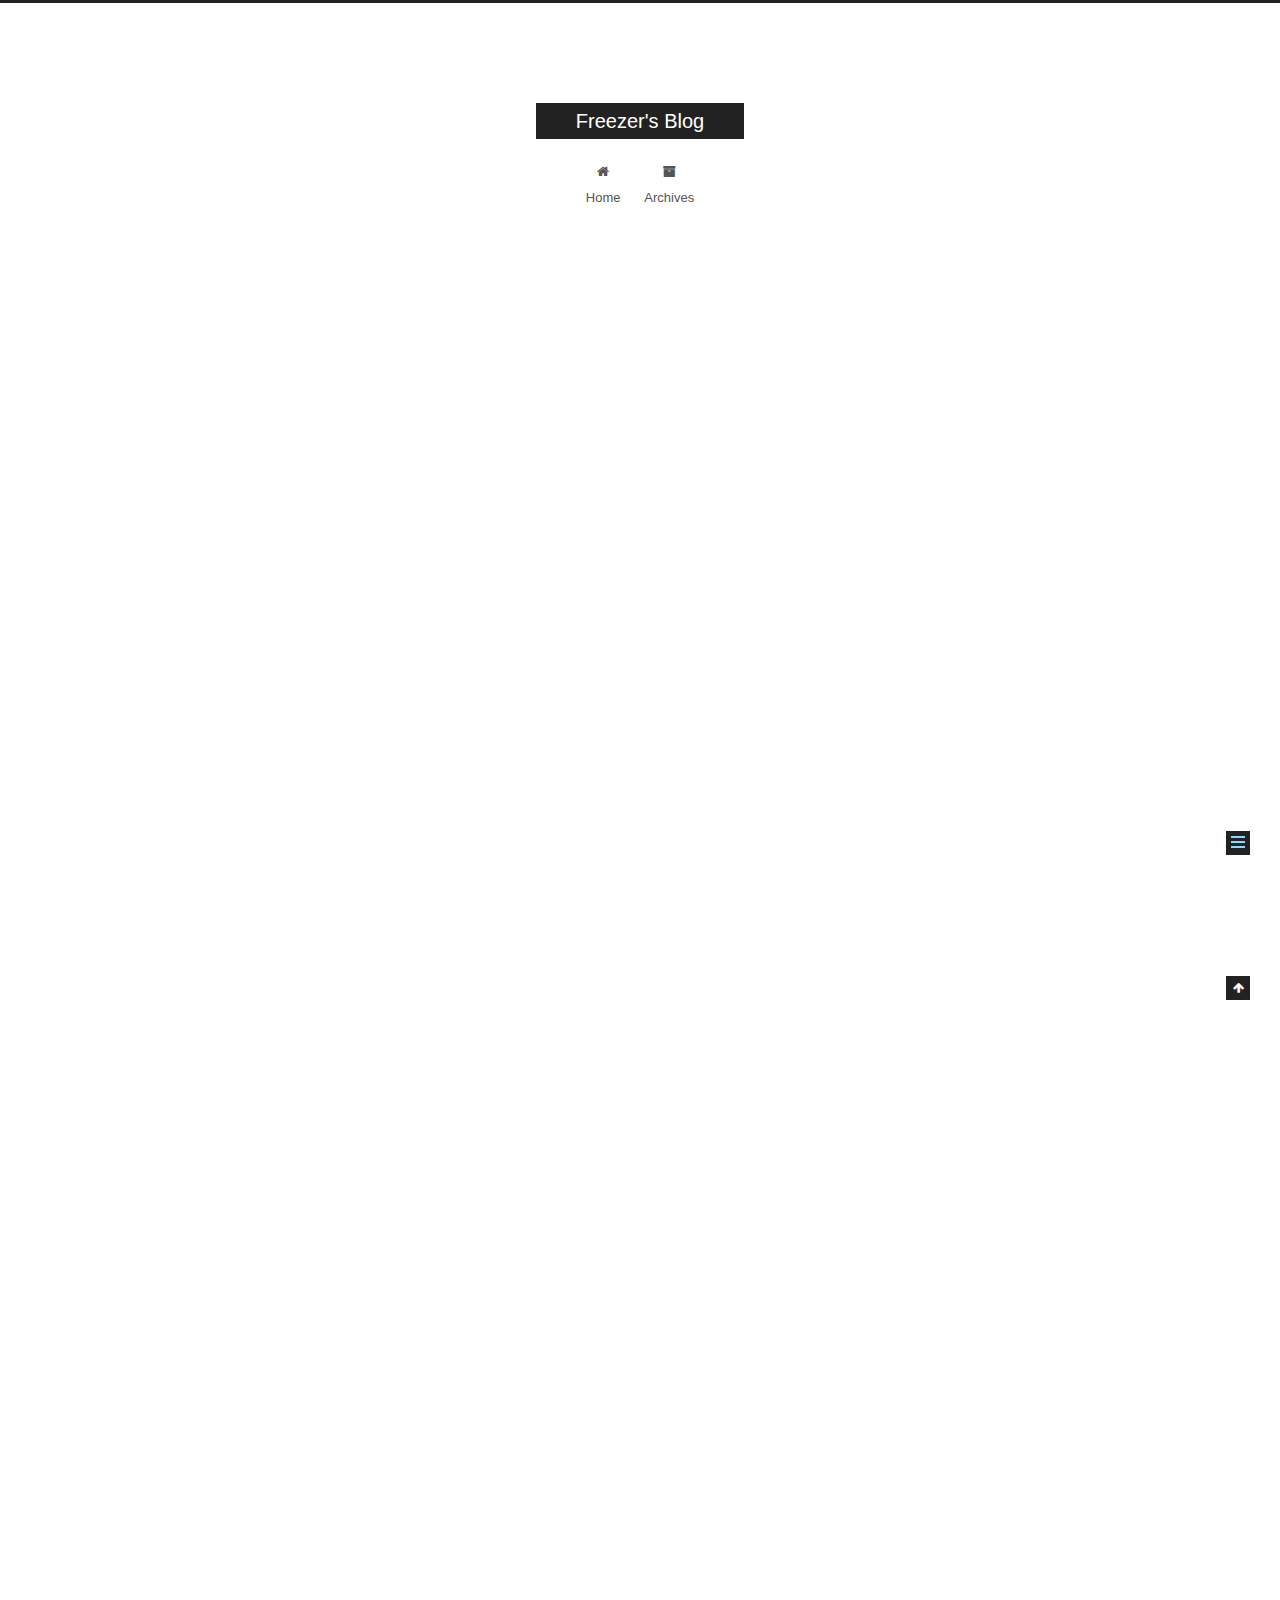
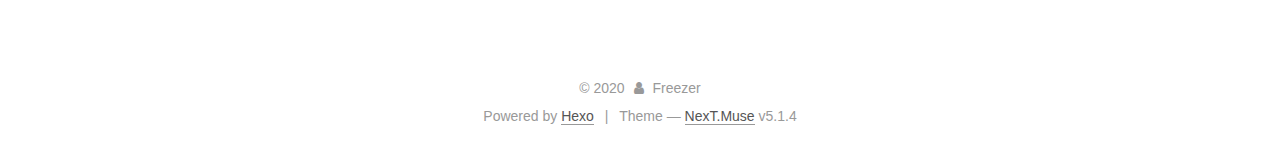
<file: 2020/09/11/autotest/index.html>
<!DOCTYPE html>



  


<html class="theme-next muse use-motion" lang="zh-cn">
<head><meta name="generator" content="Hexo 3.9.0">
  <meta charset="UTF-8">
<meta http-equiv="X-UA-Compatible" content="IE=edge">
<meta name="viewport" content="width=device-width, initial-scale=1, maximum-scale=1">
<meta name="theme-color" content="#222">









<meta http-equiv="Cache-Control" content="no-transform">
<meta http-equiv="Cache-Control" content="no-siteapp">
















  
  
  <link href="/lib/fancybox/source/jquery.fancybox.css?v=2.1.5" rel="stylesheet" type="text/css">







<link href="/lib/font-awesome/css/font-awesome.min.css?v=4.6.2" rel="stylesheet" type="text/css">

<link href="/css/main.css?v=5.1.4" rel="stylesheet" type="text/css">


  <link rel="apple-touch-icon" sizes="180x180" href="/images/apple-touch-icon-next.png?v=5.1.4">


  <link rel="icon" type="image/png" sizes="32x32" href="/images/favicon-32x32-next.png?v=5.1.4">


  <link rel="icon" type="image/png" sizes="16x16" href="/images/favicon-16x16-next.png?v=5.1.4">


  <link rel="mask-icon" href="/images/logo.svg?v=5.1.4" color="#222">





  <meta name="keywords" content="autotest,">










<meta name="description" content="质量保证在软件开发中一直占据着重要地位，如何在快速开发软件的过程中保证质量，是软件开发工程师一直面临的问题。传统人工测试采用在测试环境进行黑盒测试的技术方案，软件系统规模越大，局限性越明显。自动化测试可以补充传统人工测试的短板，集成到构建部署流程中，自动执行并生成测试报告，减少传统人工测试中的惯性思维所导致的测试疏漏和人为差错。">
<meta name="keywords" content="autotest">
<meta property="og:type" content="article">
<meta property="og:title" content="自动化测试">
<meta property="og:url" content="https://freezer95.github.io/2020/09/11/autotest/index.html">
<meta property="og:site_name" content="Freezer&#39;s Blog">
<meta property="og:description" content="质量保证在软件开发中一直占据着重要地位，如何在快速开发软件的过程中保证质量，是软件开发工程师一直面临的问题。传统人工测试采用在测试环境进行黑盒测试的技术方案，软件系统规模越大，局限性越明显。自动化测试可以补充传统人工测试的短板，集成到构建部署流程中，自动执行并生成测试报告，减少传统人工测试中的惯性思维所导致的测试疏漏和人为差错。">
<meta property="og:locale" content="zh-cn">
<meta property="og:image" content="https://freezer95.github.io/images/auto_test_model.png">
<meta property="og:image" content="https://freezer95.github.io/images/test_double_type.png">
<meta property="og:image" content="https://freezer95.github.io/images/end_to_end_framework.png">
<meta property="og:updated_time" content="2020-09-11T10:49:56.095Z">
<meta name="twitter:card" content="summary">
<meta name="twitter:title" content="自动化测试">
<meta name="twitter:description" content="质量保证在软件开发中一直占据着重要地位，如何在快速开发软件的过程中保证质量，是软件开发工程师一直面临的问题。传统人工测试采用在测试环境进行黑盒测试的技术方案，软件系统规模越大，局限性越明显。自动化测试可以补充传统人工测试的短板，集成到构建部署流程中，自动执行并生成测试报告，减少传统人工测试中的惯性思维所导致的测试疏漏和人为差错。">
<meta name="twitter:image" content="https://freezer95.github.io/images/auto_test_model.png">



<script type="text/javascript" id="hexo.configurations">
  var NexT = window.NexT || {};
  var CONFIG = {
    root: '/',
    scheme: 'Muse',
    version: '5.1.4',
    sidebar: {"position":"left","display":"post","offset":12,"b2t":false,"scrollpercent":false,"onmobile":false},
    fancybox: true,
    tabs: true,
    motion: {"enable":true,"async":false,"transition":{"post_block":"fadeIn","post_header":"slideDownIn","post_body":"slideDownIn","coll_header":"slideLeftIn","sidebar":"slideUpIn"}},
    duoshuo: {
      userId: '0',
      author: 'Author'
    },
    algolia: {
      applicationID: '',
      apiKey: '',
      indexName: '',
      hits: {"per_page":10},
      labels: {"input_placeholder":"Search for Posts","hits_empty":"We didn't find any results for the search: ${query}","hits_stats":"${hits} results found in ${time} ms"}
    }
  };
</script>



  <link rel="canonical" href="https://freezer95.github.io/2020/09/11/autotest/">





  <title>自动化测试 | Freezer's Blog</title>
  








</head>

<body itemscope itemtype="http://schema.org/WebPage" lang="zh-cn">

  
  
    
  

  <div class="container sidebar-position-left page-post-detail">
    <div class="headband"></div>

    <header id="header" class="header" itemscope itemtype="http://schema.org/WPHeader">
      <div class="header-inner"><div class="site-brand-wrapper">
  <div class="site-meta ">
    

    <div class="custom-logo-site-title">
      <a href="/" class="brand" rel="start">
        <span class="logo-line-before"><i></i></span>
        <span class="site-title">Freezer's Blog</span>
        <span class="logo-line-after"><i></i></span>
      </a>
    </div>
      
        <p class="site-subtitle"></p>
      
  </div>

  <div class="site-nav-toggle">
    <button>
      <span class="btn-bar"></span>
      <span class="btn-bar"></span>
      <span class="btn-bar"></span>
    </button>
  </div>
</div>

<nav class="site-nav">
  

  
    <ul id="menu" class="menu">
      
        
        <li class="menu-item menu-item-home">
          <a href="/" rel="section">
            
              <i class="menu-item-icon fa fa-fw fa-home"></i> <br>
            
            Home
          </a>
        </li>
      
        
        <li class="menu-item menu-item-archives">
          <a href="/archives/" rel="section">
            
              <i class="menu-item-icon fa fa-fw fa-archive"></i> <br>
            
            Archives
          </a>
        </li>
      

      
    </ul>
  

  
</nav>



 </div>
    </header>

    <main id="main" class="main">
      <div class="main-inner">
        <div class="content-wrap">
          <div id="content" class="content">
            

  <div id="posts" class="posts-expand">
    

  

  
  
  

  <article class="post post-type-normal" itemscope itemtype="http://schema.org/Article">
  
  
  
  <div class="post-block">
    <link itemprop="mainEntityOfPage" href="https://freezer95.github.io/2020/09/11/autotest/">

    <span hidden itemprop="author" itemscope itemtype="http://schema.org/Person">
      <meta itemprop="name" content="Freezer">
      <meta itemprop="description" content>
      <meta itemprop="image" content="/images/avatar.gif">
    </span>

    <span hidden itemprop="publisher" itemscope itemtype="http://schema.org/Organization">
      <meta itemprop="name" content="Freezer's Blog">
    </span>

    
      <header class="post-header">

        
        
          <h1 class="post-title" itemprop="name headline">自动化测试</h1>
        

        <div class="post-meta">
          <span class="post-time">
            
              <span class="post-meta-item-icon">
                <i class="fa fa-calendar-o"></i>
              </span>
              
                <span class="post-meta-item-text">Posted on</span>
              
              <time title="Post created" itemprop="dateCreated datePublished" datetime="2020-09-11T15:11:35+08:00">
                2020-09-11
              </time>
            

            

            
          </span>

          

          
            
          

          
          

          

          

          
              <div class="post-description">
                  质量保证在软件开发中一直占据着重要地位，如何在快速开发软件的过程中保证质量，是软件开发工程师一直面临的问题。传统人工测试采用在测试环境进行黑盒测试的技术方案，软件系统规模越大，局限性越明显。自动化测试可以补充传统人工测试的短板，集成到构建部署流程中，自动执行并生成测试报告，减少传统人工测试中的惯性思维所导致的测试疏漏和人为差错。
              </div>
          

        </div>
      </header>
    

    
    
    
    <div class="post-body" itemprop="articleBody">

      
      

      
        <h1 id="背景"><a href="#背景" class="headerlink" title="背景"></a>背景</h1><p>质量保证在软件开发中一直占据着重要地位，如何在快速开发软件的过程中保证质量，是软件开发工程师一直面临的问题。<br>传统人工测试采用在测试环境进行黑盒测试的技术方案，软件系统规模越大，局限性越明显。自动化测试可以补充传统人工测试的短板，集成到构建部署流程中，自动执行并生成测试报告，减少传统人工测试中的惯性思维所导致的测试疏漏和人为差错。</p>
<h1 id="测试模型"><a href="#测试模型" class="headerlink" title="测试模型"></a>测试模型</h1><p>在自动化测试中，有一个占据重要地位的模型：测试金字塔。该概念由 Mike Cohn 于 1990 年在 <a href="https://www.amazon.com/Succeeding-Agile-Software-Development-Using/dp/0321579364" target="_blank" rel="noopener">Succeeding with Agile</a> 一书中首次提出。测试金字塔形象的描述了测试分层的概念及特性。<br><img src="/images/auto_test_model.png" width="100%"><br>上图中的测试层级太少，而且很多人认为其中层级的命名和概念不够理想。可以忽略图中的测试层级，关注测试金字塔模型中的重要信息：</p>
<ol>
<li>测试层级越高，测试用例数应该越少；</li>
<li>测试层级越高，测试用例集成度越高，独立性越差；</li>
<li>测试层级越高，测试用例执行速度越慢；</li>
</ol>
<h1 id="测试层级"><a href="#测试层级" class="headerlink" title="测试层级"></a>测试层级</h1><h2 id="概念"><a href="#概念" class="headerlink" title="概念"></a>概念</h2><p>在上面的测试模型中，引入了测试分层的概念，这里先介绍常见测试层级的概念(层级由低到高)。</p>
<h3 id="Unit-Tests"><a href="#Unit-Tests" class="headerlink" title="Unit Tests"></a>Unit Tests</h3><p>单元测试是对源代码中的最小可测试单元进行检查和验证。通常而言：一个单元测试是用于判断某个特定条件（或者场景）下某个特定函数的行为是否符合预期。</p>
<h3 id="Integration-Tests"><a href="#Integration-Tests" class="headerlink" title="Integration Tests"></a>Integration Tests</h3><p>集成测试层级高于单元测试，涵盖了系统性能、功能和可靠性等所有方面。通常，小型软件系统只需要单次集成测试，而大型系统需要划分为多个集成阶段，例如：将模块集成到低级子系统，然后将低级子系统集成到大型子系统。</p>
<h3 id="UI-Tests"><a href="#UI-Tests" class="headerlink" title="UI Tests"></a>UI Tests</h3><p>界面测试是检测应用中的用户界面是否符合预期。例如：用户的输入触发正确的动作、数据正确展示、UI 状态正确变化等。</p>
<h3 id="End-to-end-Tests"><a href="#End-to-end-Tests" class="headerlink" title="End-to-end Tests"></a>End-to-end Tests</h3><p>端到端测试是在用户使用的真实场景中，测试软件的运行是否符合预期。例如：与数据库，网络，硬件和其他应用程序进行通信。</p>
<h2 id="实践经验"><a href="#实践经验" class="headerlink" title="实践经验"></a>实践经验</h2><p>接下里介绍在设计不同层级的自动化测试时，值得借鉴的一些实践经验。</p>
<h3 id="Unit-Tests-1"><a href="#Unit-Tests-1" class="headerlink" title="Unit Tests"></a>Unit Tests</h3><p>在自动化测试中，大部分测试用例应该集中在单元测试，因为单元测试运行速度更快、独立性更强。此外，良好的单元测试设计能指导重构的方向，保证重构的质量。<br>那么，什么是良好的单元测试设计呢？<strong>单元测试应该覆盖代码的所有路径（包括正常路径和边缘路径）；同时和业务代码解耦，忽略业务代码具体实现的测试，测试可观测的行为。</strong><br>示例如下：<br>（正确做法）如果我的输入是 x 和 y，输出会是 z 吗？<br>（错误做法）如果我的输入是 x 和 y，那么这个方法会先调用 A 类，然后调用 B 类，接着输出 A 类和 B 类返回值相加的结果吗？</p>
<h3 id="End-to-end-Tests-1"><a href="#End-to-end-Tests-1" class="headerlink" title="End-to-end Tests"></a>End-to-end Tests</h3><p>端到端测试是对整个完全集成的系统进行测试，最大程度的给予开发人员信心。但端到端测试运行速度慢、独立性差。独立性差导致端到端测试通常比较脆弱，经常因为意料之外的问题导致运行结果不符合预期，且提供的错误信息一般无法直接定位到问题。此外，还增加了维护成本，被测系统的更新很可能附带着额外的更新端到端测试的工作。<br>根据端到端测试的上述特性，<strong>应该尽量将端到端测试的数量减少到最低限度。考虑应用中高价值的交互和产品的核心功能，然后为其中最重要的部分编写自动化的端到端测试。</strong><br>个人观点：端到端测试应该和人工测试组合使用，而不是替代人工测试。项目开发应该主要通过单元测试和人工测试保证质量。端到端测试作为确保线上核心功能正常运行的最后一道防线，帮助开发测试同学及时发现核心功能的异常。</p>
<h1 id="Test-Double（测试替身）"><a href="#Test-Double（测试替身）" class="headerlink" title="Test Double（测试替身）"></a>Test Double（测试替身）</h1><p>在写自动化测试（尤其是单元测试）时，被测试主体一般存在对其他模块或网络请求的依赖。为了减少自动化测试的副作用和复杂的测试准备，替换被测主体的依赖是常见需求。存在通用术语 Test Double 描述这种需求，可翻译为测试替身。</p>
<h2 id="类型"><a href="#类型" class="headerlink" title="类型"></a>类型</h2><p>测试替身有如下几种常见类型。了解不同类型的命名和的概念，在面临测试替身的需求时，有助于归纳类型和解决方案；在使用库或框架提供的测试替身对应类型的解决方案时，对类型概念也更加清晰。<br><img src="/images/test_double_type.png" width="100%"></p>
<h3 id="Dummy-Object（虚拟对象）"><a href="#Dummy-Object（虚拟对象）" class="headerlink" title="Dummy Object（虚拟对象）"></a>Dummy Object（虚拟对象）</h3><p>被测系统的某些方法接收对象作为参数，如果测试和被测系统都不关心这个对象，可以选择传入一个虚拟对象，该对象可能是一个简单的空对象引用或对象实例。</p>
<h3 id="Test-Stub（测试存根）"><a href="#Test-Stub（测试存根）" class="headerlink" title="Test Stub（测试存根）"></a>Test Stub（测试存根）</h3><p>测试存根被用于替换被测系统依赖的实际组件，以便控制自动化测试按照预期的路径执行。</p>
<h3 id="Test-Spy（测试间谍）"><a href="#Test-Spy（测试间谍）" class="headerlink" title="Test Spy（测试间谍）"></a>Test Spy（测试间谍）</h3><p>测试间谍被用于捕获被测系统的输入、输出等，并将其保存起来供测试验证。</p>
<h3 id="Mock-Object（模拟对象）"><a href="#Mock-Object（模拟对象）" class="headerlink" title="Mock Object（模拟对象）"></a>Mock Object（模拟对象）</h3><p>模拟对象被用于验证被测系统执行后的输出。通常，模拟对象包括了测试存根的功能，因为它必须返回值给被测系统。但模拟对象的重点是验证输出。模拟对象不仅是测试存根加断言的组合，使用方式也是完全不同的。</p>
<h3 id="Fake-Object（伪造对象）"><a href="#Fake-Object（伪造对象）" class="headerlink" title="Fake Object（伪造对象）"></a>Fake Object（伪造对象）</h3><p>伪造对象被用于替换在测试环境中不存在或有副作用的对象。</p>
<h2 id="实践"><a href="#实践" class="headerlink" title="实践"></a>实践</h2><p>Sinon 是 Node.js 社区中较为流行的测试替身库，为 JavaScript 提供了独立的 Spy 、Stub 和 Mock，可与任何测试框架组合使用。下面通过简单介绍和使用 Sinon 中提供的不同类型解决方案，了解上述测试替身类型在实践中的应用。此外，根据 Sinon 源码提取了其中部分类型的简单实践，进一步了解测试替身类型的解决方案。</p>
<h3 id="Sinon"><a href="#Sinon" class="headerlink" title="Sinon"></a><a href="http://sinonjs.org/" target="_blank" rel="noopener">Sinon</a></h3><h4 id="Spy"><a href="#Spy" class="headerlink" title="Spy"></a>Spy</h4><p>测试间谍是一个函数，用于记录调用函数的参数、返回值、this 的值以及异常。分为两类：匿名函数和被测系统中已存在的方法的包装函数。测试间谍用于监听，不影响被测函数的正常调用。</p>
<p><strong>适用场景</strong><br>监听函数被调用的参数、返回值、this 的值以及异常。<br><strong>使用示例</strong><br><a href="https://github.com/freezer95/autotest/tree/master/packages/sinon-mocha/test/spies.js" target="_blank" rel="noopener">https://github.com/freezer95/autotest/tree/master/packages/sinon-mocha/test/spies.js</a><br><strong>简单实现</strong><br><a href="https://github.com/freezer95/autotest/tree/master/packages/sinon-mocha/lib/spy.js" target="_blank" rel="noopener">https://github.com/freezer95/autotest/tree/master/packages/sinon-mocha/lib/spy.js</a></p>
<h4 id="Stub"><a href="#Stub" class="headerlink" title="Stub"></a>Stub</h4><p>测试存根是带有预编程行为的函数。除了支持改变存根行为的方法，还完整支持 Spy API。类似 Spy，存根可以是匿名的，也可以封装现有的函数。当使用存根包装现有函数时，原始函数不会被调用。<br><strong>适用场景</strong></p>
<ol>
<li>在测试中控制方法的行为，使代码沿着特定的路径运行。如：为测试错误处理强制方法抛出错误。</li>
<li>希望阻止特定的方法的直接调用。如：该方法会触发 XMLHttpRequest 等在测试环境下不希望触发的行为。</li>
</ol>
<p><strong>使用示例</strong><br><a href="https://github.com/freezer95/autotest/tree/master/packages/sinon-mocha/test/stubs.js" target="_blank" rel="noopener">https://github.com/freezer95/autotest/tree/master/packages/sinon-mocha/test/stubs.js</a><br><strong>简单实现</strong><br><a href="https://github.com/freezer95/autotest/tree/master/packages/sinon-mocha/lib/stub.js" target="_blank" rel="noopener">https://github.com/freezer95/autotest/tree/master/packages/sinon-mocha/lib/stub.js</a></p>
<h4 id="Mock"><a href="#Mock" class="headerlink" title="Mock"></a>Mock</h4><p>模拟是带有预编程行为和期望的伪造函数。支持 Stub API 和 Spy API。<br><strong>适用场景</strong></p>
<ol>
<li>先声明期望，支持链式调用，而不是在事实发生后断言</li>
</ol>
<p><strong>使用示例</strong><br><a href="https://github.com/freezer95/autotest/tree/master/packages/sinon-mocha/test/mocks.js" target="_blank" rel="noopener">https://github.com/freezer95/autotest/tree/master/packages/sinon-mocha/test/mocks.js</a></p>
<h1 id="测试框架"><a href="#测试框架" class="headerlink" title="测试框架"></a>测试框架</h1><p><a href="https://www.npmtrends.com/mocha-vs-jest-vs-jasmine-vs-ava-vs-qunit-vs-tape" target="_blank" rel="noopener">https://www.npmtrends.com/mocha-vs-jest-vs-jasmine-vs-ava-vs-qunit-vs-tape</a></p>
<h2 id="Mocha"><a href="#Mocha" class="headerlink" title="Mocha"></a>Mocha</h2><p>Mocha 是一个能够运行在 Node.js 和浏览器中的 JavaScript 测试框架。按顺序执行测试用例，支持异步测试，支持可扩展的 reporters。</p>
<ul>
<li><strong>社区</strong> - 提供了各种特殊场景可用的插件或扩展</li>
<li><strong>可扩展性</strong> - 与插件、扩展、第三方库等组合使用，可以支持各种特性</li>
</ul>
<h2 id="Jest"><a href="#Jest" class="headerlink" title="Jest"></a>Jest</h2><p>Jest 是 Facebook 推荐使用的测试框架，它基于 Jasmine。Facebook <a href="https://jestjs.io/blog/2016/09/01/jest-15.html" target="_blank" rel="noopener">重写了大部分的功能</a>，还加上了很多新特性。</p>
<ul>
<li><strong>性能</strong> - <a href="https://jestjs.io/blog/2016/03/11/javascript-unit-testing-performance.html" target="_blank" rel="noopener">并行测试多文件</a>，提高了运行速度</li>
<li><strong>开箱即用</strong> - 内置了好用的 expect 断言、mock（类似 Sinon 能提供的能力）、代码覆盖工具等，简单配置即可使用。</li>
<li><strong>快照测试</strong> - 提供了 <a href="https://github.com/facebook/jest/tree/master/packages/jest-snapshot" target="_blank" rel="noopener">Snapshot Test</a> 的能力，确保 UI 不会意外更改</li>
</ul>
<h1 id="测试工具"><a href="#测试工具" class="headerlink" title="测试工具"></a>测试工具</h1><h2 id="Karma"><a href="#Karma" class="headerlink" title="Karma"></a><a href="https://karma-runner.github.io/2.0/index.html" target="_blank" rel="noopener">Karma</a></h2><blockquote>
<p>A simple tool that allows you to execute JavaScript code in multiple real browsers.</p>
</blockquote>
<p>Karma 是一个基于 Node.js 的 JavaScript 测试执行过程管理工具（Test Runner），不是测试框架，也不是断言库。 Karma 只是启动 HTTP 服务器，并执行从其他测试框架中生成的文件。</p>
<ul>
<li><strong>真实浏览器和设备</strong> - 简单配置即可在主流浏览器和真实设备（包括手机、平板等）中自动化执行测试代码（支持调试）。支持：Chrome、Firefox、Safari、Opera、IE、PhantomJS、ChromeHeadless、ChromeCanary。</li>
<li><strong>开发立即更新</strong> - 监控文件变化并自动执行，开发人员在本地修改代码后可即时获得执行结果。</li>
<li><strong>集成喜欢的测试框架</strong> - 可选择在支持范围内，集成喜欢的测试框架，支持 <a href="https://github.com/karma-runner/karma-jasmine" target="_blank" rel="noopener">Jasmine</a>、<a href="https://github.com/karma-runner/karma-mocha" target="_blank" rel="noopener">Mocha</a>、<a href="https://github.com/karma-runner/karma-qunit" target="_blank" rel="noopener">QUnit</a> and <a href="https://www.npmjs.org/browse/keyword/karma-adapter" target="_blank" rel="noopener">many others</a>。</li>
</ul>
<h3 id="快速上手"><a href="#快速上手" class="headerlink" title="快速上手"></a>快速上手</h3><p><a href="https://github.com/freezer95/autotest/tree/master/packages/karma" target="_blank" rel="noopener">https://github.com/freezer95/autotest/tree/master/packages/karma</a></p>
<h1 id="End-to-end-测试"><a href="#End-to-end-测试" class="headerlink" title="End-to-end 测试"></a>End-to-end 测试</h1><img src="/images/end_to_end_framework.png" width="100%">

<p>根据实现的底层依赖，端到端测试的解决方案可划分为两类： WebDriver、非 WebDriver。<br>WebDriver 类支持所有主流浏览器，以 <a href="https://nightwatchjs.org/" target="_blank" rel="noopener">Nightwatch</a> 为代表具体介绍。<br>非 WebDriver 类只能支持相同内核浏览器，以 <a href="https://developers.google.com/web/tools/puppeteer" target="_blank" rel="noopener">Puppeteer</a> 为代表具体介绍。</p>
<h2 id="Nightwatch"><a href="#Nightwatch" class="headerlink" title="Nightwatch"></a><a href="https://nightwatchjs.org/" target="_blank" rel="noopener">Nightwatch</a></h2><blockquote>
<p>Nightwatch.js is an integrated, easy to use End-to-End testing solution for web applications and websites, written in Node.js. It uses the W3C WebDriver API to drive browsers in order to perform commands and assertions on DOM elements.</p>
</blockquote>
<p>基于 WebDriver，支持主流浏览器</p>
<ul>
<li><strong>开箱即用</strong> - 内置断言 expect 和 assert，支持 describe，提供了同步和异步的测试钩子</li>
<li><strong>元素定位</strong> - 支持 CSS  选择器和 <a href="https://www.w3school.com.cn/xpath/xpath_syntax.asp" target="_blank" rel="noopener">XPath</a> 定位元素，也可使用其他定位器策略，详见 <a href="https://www.w3.org/TR/webdriver/#locator-strategies" target="_blank" rel="noopener">WebDriver Doc</a><figure class="highlight javascript"><table><tr><td class="gutter"><pre><span class="line">1</span><br><span class="line">2</span><br><span class="line">3</span><br><span class="line">4</span><br><span class="line">5</span><br><span class="line">6</span><br><span class="line">7</span><br><span class="line">8</span><br><span class="line">9</span><br><span class="line">10</span><br></pre></td><td class="code"><pre><span class="line"><span class="built_in">module</span>.exports = &#123;</span><br><span class="line">  demoTest: <span class="function"><span class="keyword">function</span> (<span class="params">browser</span>) </span>&#123;</span><br><span class="line">    browser</span><br><span class="line">      .click(&#123;</span><br><span class="line">        selector: <span class="string">'//tr[@data-recordid]/span[text()='</span>Search Text<span class="string">']'</span>,</span><br><span class="line">        locateStrategy: <span class="string">'xpath'</span></span><br><span class="line">      &#125;)</span><br><span class="line">      .setValue(<span class="string">'input[type=text]'</span>, <span class="string">'nightwatch'</span>);</span><br><span class="line">  &#125;</span><br><span class="line">&#125;;</span><br></pre></td></tr></table></figure>

</li>
</ul>
<h3 id="快速上手-1"><a href="#快速上手-1" class="headerlink" title="快速上手"></a>快速上手</h3><p><a href="https://github.com/freezer95/autotest/tree/master/packages/nightwatch" target="_blank" rel="noopener">https://github.com/freezer95/autotest/tree/master/packages/nightwatch</a></p>
<h2 id="Puppeteer（US-ˌpvp·ɪˈtɪər-）"><a href="#Puppeteer（US-ˌpvp·ɪˈtɪər-）" class="headerlink" title="Puppeteer（US /ˌpʌp·ɪˈtɪər/）"></a><a href="https://developers.google.com/web/tools/puppeteer" target="_blank" rel="noopener">Puppeteer</a>（US /ˌpʌp·ɪˈtɪər/）</h2><blockquote>
<p>Puppeteer is a Node library which provides a high-level API to control <a href="https://developers.google.com/web/updates/2017/04/headless-chrome" target="_blank" rel="noopener">headless</a> Chrome or Chromium over the <a href="https://chromedevtools.github.io/devtools-protocol/" target="_blank" rel="noopener">DevTools Protocol</a>. It can also be configured to use full (non-headless) Chrome or Chromium.</p>
</blockquote>
<p>基于 chromium，主流浏览器仅支持 chrome</p>
<ul>
<li><strong>屏幕截图</strong> - 生成页面的屏幕截图和pdf文件</li>
<li><strong>元素定位</strong> - 支持 CSS 选择器定位</li>
<li><strong>自动交互</strong> - 提供自动执行表单提交，UI测试，键盘输入的 API，如 <a href="https://pptr.dev/#?product=Puppeteer&version=v3.0.4&show=api-pagetypeselector-text-options" target="_blank" rel="noopener">page.type</a></li>
</ul>
<h3 id="快速上手-2"><a href="#快速上手-2" class="headerlink" title="快速上手"></a>快速上手</h3><p><a href="https://github.com/freezer95/autotest/tree/master/packages/puppeteer" target="_blank" rel="noopener">https://github.com/freezer95/autotest/tree/master/packages/puppeteer</a></p>
<h1 id="参考文档"><a href="#参考文档" class="headerlink" title="参考文档"></a>参考文档</h1><p><a href="https://martinfowler.com/articles/practical-test-pyramid.html" target="_blank" rel="noopener">The Practical Test Pyramid</a>（翻译版：<a href="https://insights.thoughtworks.cn/practical-test-pyramid/" target="_blank" rel="noopener">测试金字塔实战</a>）<br><a href="https://medium.com/@unadlib/explore-a-more-complete-front-end-testing-strategy-e60b07cee621" target="_blank" rel="noopener">Explore a more complete front-end testing strategy</a><br><a href="http://xunitpatterns.com/Test%20Double.html" target="_blank" rel="noopener">Test Double</a><br><a href="https://juejin.im/post/5e1d8900e51d451c8771c6cd" target="_blank" rel="noopener">自动化测试-e2e测试框架选择</a><br><a href="https://juejin.im/entry/5b286a126fb9a00e45113435" target="_blank" rel="noopener">前端自动化测试概览</a></p>

      
    </div>
    
    
    

    

    

    

    <footer class="post-footer">
      
        <div class="post-tags">
          
            <a href="/tags/autotest/" rel="tag"># autotest</a>
          
        </div>
      

      
      
      

      
        <div class="post-nav">
          <div class="post-nav-next post-nav-item">
            
              <a href="/2020/07/21/formily/" rel="next" title="Formily 架构及实现">
                <i class="fa fa-chevron-left"></i> Formily 架构及实现
              </a>
            
          </div>

          <span class="post-nav-divider"></span>

          <div class="post-nav-prev post-nav-item">
            
          </div>
        </div>
      

      
      
    </footer>
  </div>
  
  
  
  </article>



    <div class="post-spread">
      
    </div>
  </div>


          </div>
          


          

  



        </div>
        
          
  
  <div class="sidebar-toggle">
    <div class="sidebar-toggle-line-wrap">
      <span class="sidebar-toggle-line sidebar-toggle-line-first"></span>
      <span class="sidebar-toggle-line sidebar-toggle-line-middle"></span>
      <span class="sidebar-toggle-line sidebar-toggle-line-last"></span>
    </div>
  </div>

  <aside id="sidebar" class="sidebar">
    
    <div class="sidebar-inner">

      

      
        <ul class="sidebar-nav motion-element">
          <li class="sidebar-nav-toc sidebar-nav-active" data-target="post-toc-wrap">
            Table of Contents
          </li>
          <li class="sidebar-nav-overview" data-target="site-overview-wrap">
            Overview
          </li>
        </ul>
      

      <section class="site-overview-wrap sidebar-panel">
        <div class="site-overview">
          <div class="site-author motion-element" itemprop="author" itemscope itemtype="http://schema.org/Person">
            
              <p class="site-author-name" itemprop="name">Freezer</p>
              <p class="site-description motion-element" itemprop="description">个人博客</p>
          </div>

          <nav class="site-state motion-element">

            
              <div class="site-state-item site-state-posts">
              
                <a href="/archives/">
              
                  <span class="site-state-item-count">3</span>
                  <span class="site-state-item-name">posts</span>
                </a>
              </div>
            

            

            
              
              
              <div class="site-state-item site-state-tags">
                
                  <span class="site-state-item-count">5</span>
                  <span class="site-state-item-name">tags</span>
                
              </div>
            

          </nav>

          

          

          
          

          
          

          

        </div>
      </section>

      
      <!--noindex-->
        <section class="post-toc-wrap motion-element sidebar-panel sidebar-panel-active">
          <div class="post-toc">

            
              
            

            
              <div class="post-toc-content"><ol class="nav"><li class="nav-item nav-level-1"><a class="nav-link" href="#背景"><span class="nav-number">1.</span> <span class="nav-text">背景</span></a></li><li class="nav-item nav-level-1"><a class="nav-link" href="#测试模型"><span class="nav-number">2.</span> <span class="nav-text">测试模型</span></a></li><li class="nav-item nav-level-1"><a class="nav-link" href="#测试层级"><span class="nav-number">3.</span> <span class="nav-text">测试层级</span></a><ol class="nav-child"><li class="nav-item nav-level-2"><a class="nav-link" href="#概念"><span class="nav-number">3.1.</span> <span class="nav-text">概念</span></a><ol class="nav-child"><li class="nav-item nav-level-3"><a class="nav-link" href="#Unit-Tests"><span class="nav-number">3.1.1.</span> <span class="nav-text">Unit Tests</span></a></li><li class="nav-item nav-level-3"><a class="nav-link" href="#Integration-Tests"><span class="nav-number">3.1.2.</span> <span class="nav-text">Integration Tests</span></a></li><li class="nav-item nav-level-3"><a class="nav-link" href="#UI-Tests"><span class="nav-number">3.1.3.</span> <span class="nav-text">UI Tests</span></a></li><li class="nav-item nav-level-3"><a class="nav-link" href="#End-to-end-Tests"><span class="nav-number">3.1.4.</span> <span class="nav-text">End-to-end Tests</span></a></li></ol></li><li class="nav-item nav-level-2"><a class="nav-link" href="#实践经验"><span class="nav-number">3.2.</span> <span class="nav-text">实践经验</span></a><ol class="nav-child"><li class="nav-item nav-level-3"><a class="nav-link" href="#Unit-Tests-1"><span class="nav-number">3.2.1.</span> <span class="nav-text">Unit Tests</span></a></li><li class="nav-item nav-level-3"><a class="nav-link" href="#End-to-end-Tests-1"><span class="nav-number">3.2.2.</span> <span class="nav-text">End-to-end Tests</span></a></li></ol></li></ol></li><li class="nav-item nav-level-1"><a class="nav-link" href="#Test-Double（测试替身）"><span class="nav-number">4.</span> <span class="nav-text">Test Double（测试替身）</span></a><ol class="nav-child"><li class="nav-item nav-level-2"><a class="nav-link" href="#类型"><span class="nav-number">4.1.</span> <span class="nav-text">类型</span></a><ol class="nav-child"><li class="nav-item nav-level-3"><a class="nav-link" href="#Dummy-Object（虚拟对象）"><span class="nav-number">4.1.1.</span> <span class="nav-text">Dummy Object（虚拟对象）</span></a></li><li class="nav-item nav-level-3"><a class="nav-link" href="#Test-Stub（测试存根）"><span class="nav-number">4.1.2.</span> <span class="nav-text">Test Stub（测试存根）</span></a></li><li class="nav-item nav-level-3"><a class="nav-link" href="#Test-Spy（测试间谍）"><span class="nav-number">4.1.3.</span> <span class="nav-text">Test Spy（测试间谍）</span></a></li><li class="nav-item nav-level-3"><a class="nav-link" href="#Mock-Object（模拟对象）"><span class="nav-number">4.1.4.</span> <span class="nav-text">Mock Object（模拟对象）</span></a></li><li class="nav-item nav-level-3"><a class="nav-link" href="#Fake-Object（伪造对象）"><span class="nav-number">4.1.5.</span> <span class="nav-text">Fake Object（伪造对象）</span></a></li></ol></li><li class="nav-item nav-level-2"><a class="nav-link" href="#实践"><span class="nav-number">4.2.</span> <span class="nav-text">实践</span></a><ol class="nav-child"><li class="nav-item nav-level-3"><a class="nav-link" href="#Sinon"><span class="nav-number">4.2.1.</span> <span class="nav-text">Sinon</span></a><ol class="nav-child"><li class="nav-item nav-level-4"><a class="nav-link" href="#Spy"><span class="nav-number">4.2.1.1.</span> <span class="nav-text">Spy</span></a></li><li class="nav-item nav-level-4"><a class="nav-link" href="#Stub"><span class="nav-number">4.2.1.2.</span> <span class="nav-text">Stub</span></a></li><li class="nav-item nav-level-4"><a class="nav-link" href="#Mock"><span class="nav-number">4.2.1.3.</span> <span class="nav-text">Mock</span></a></li></ol></li></ol></li></ol></li><li class="nav-item nav-level-1"><a class="nav-link" href="#测试框架"><span class="nav-number">5.</span> <span class="nav-text">测试框架</span></a><ol class="nav-child"><li class="nav-item nav-level-2"><a class="nav-link" href="#Mocha"><span class="nav-number">5.1.</span> <span class="nav-text">Mocha</span></a></li><li class="nav-item nav-level-2"><a class="nav-link" href="#Jest"><span class="nav-number">5.2.</span> <span class="nav-text">Jest</span></a></li></ol></li><li class="nav-item nav-level-1"><a class="nav-link" href="#测试工具"><span class="nav-number">6.</span> <span class="nav-text">测试工具</span></a><ol class="nav-child"><li class="nav-item nav-level-2"><a class="nav-link" href="#Karma"><span class="nav-number">6.1.</span> <span class="nav-text">Karma</span></a><ol class="nav-child"><li class="nav-item nav-level-3"><a class="nav-link" href="#快速上手"><span class="nav-number">6.1.1.</span> <span class="nav-text">快速上手</span></a></li></ol></li></ol></li><li class="nav-item nav-level-1"><a class="nav-link" href="#End-to-end-测试"><span class="nav-number">7.</span> <span class="nav-text">End-to-end 测试</span></a><ol class="nav-child"><li class="nav-item nav-level-2"><a class="nav-link" href="#Nightwatch"><span class="nav-number">7.1.</span> <span class="nav-text">Nightwatch</span></a><ol class="nav-child"><li class="nav-item nav-level-3"><a class="nav-link" href="#快速上手-1"><span class="nav-number">7.1.1.</span> <span class="nav-text">快速上手</span></a></li></ol></li><li class="nav-item nav-level-2"><a class="nav-link" href="#Puppeteer（US-ˌpvp·ɪˈtɪər-）"><span class="nav-number">7.2.</span> <span class="nav-text">Puppeteer（US /ˌpʌp·ɪˈtɪər/）</span></a><ol class="nav-child"><li class="nav-item nav-level-3"><a class="nav-link" href="#快速上手-2"><span class="nav-number">7.2.1.</span> <span class="nav-text">快速上手</span></a></li></ol></li></ol></li><li class="nav-item nav-level-1"><a class="nav-link" href="#参考文档"><span class="nav-number">8.</span> <span class="nav-text">参考文档</span></a></li></ol></div>
            

          </div>
        </section>
      <!--/noindex-->
      

      

    </div>
  </aside>


        
      </div>
    </main>

    <footer id="footer" class="footer">
      <div class="footer-inner">
        <div class="copyright">&copy; <span itemprop="copyrightYear">2020</span>
  <span class="with-love">
    <i class="fa fa-user"></i>
  </span>
  <span class="author" itemprop="copyrightHolder">Freezer</span>

  
</div>


  <div class="powered-by">Powered by <a class="theme-link" target="_blank" href="https://hexo.io">Hexo</a></div>



  <span class="post-meta-divider">|</span>



  <div class="theme-info">Theme &mdash; <a class="theme-link" target="_blank" href="https://github.com/iissnan/hexo-theme-next">NexT.Muse</a> v5.1.4</div>




        







        
      </div>
    </footer>

    
      <div class="back-to-top">
        <i class="fa fa-arrow-up"></i>
        
      </div>
    

    

  </div>

  

<script type="text/javascript">
  if (Object.prototype.toString.call(window.Promise) !== '[object Function]') {
    window.Promise = null;
  }
</script>









  












  
  
    <script type="text/javascript" src="/lib/jquery/index.js?v=2.1.3"></script>
  

  
  
    <script type="text/javascript" src="/lib/fastclick/lib/fastclick.min.js?v=1.0.6"></script>
  

  
  
    <script type="text/javascript" src="/lib/jquery_lazyload/jquery.lazyload.js?v=1.9.7"></script>
  

  
  
    <script type="text/javascript" src="/lib/velocity/velocity.min.js?v=1.2.1"></script>
  

  
  
    <script type="text/javascript" src="/lib/velocity/velocity.ui.min.js?v=1.2.1"></script>
  

  
  
    <script type="text/javascript" src="/lib/fancybox/source/jquery.fancybox.pack.js?v=2.1.5"></script>
  


  


  <script type="text/javascript" src="/js/src/utils.js?v=5.1.4"></script>

  <script type="text/javascript" src="/js/src/motion.js?v=5.1.4"></script>



  
  

  
  <script type="text/javascript" src="/js/src/scrollspy.js?v=5.1.4"></script>
<script type="text/javascript" src="/js/src/post-details.js?v=5.1.4"></script>



  


  <script type="text/javascript" src="/js/src/bootstrap.js?v=5.1.4"></script>



  


  




	





  





  












  





  

  

  

  
  

  

  

  

</body>
</html>
</file>
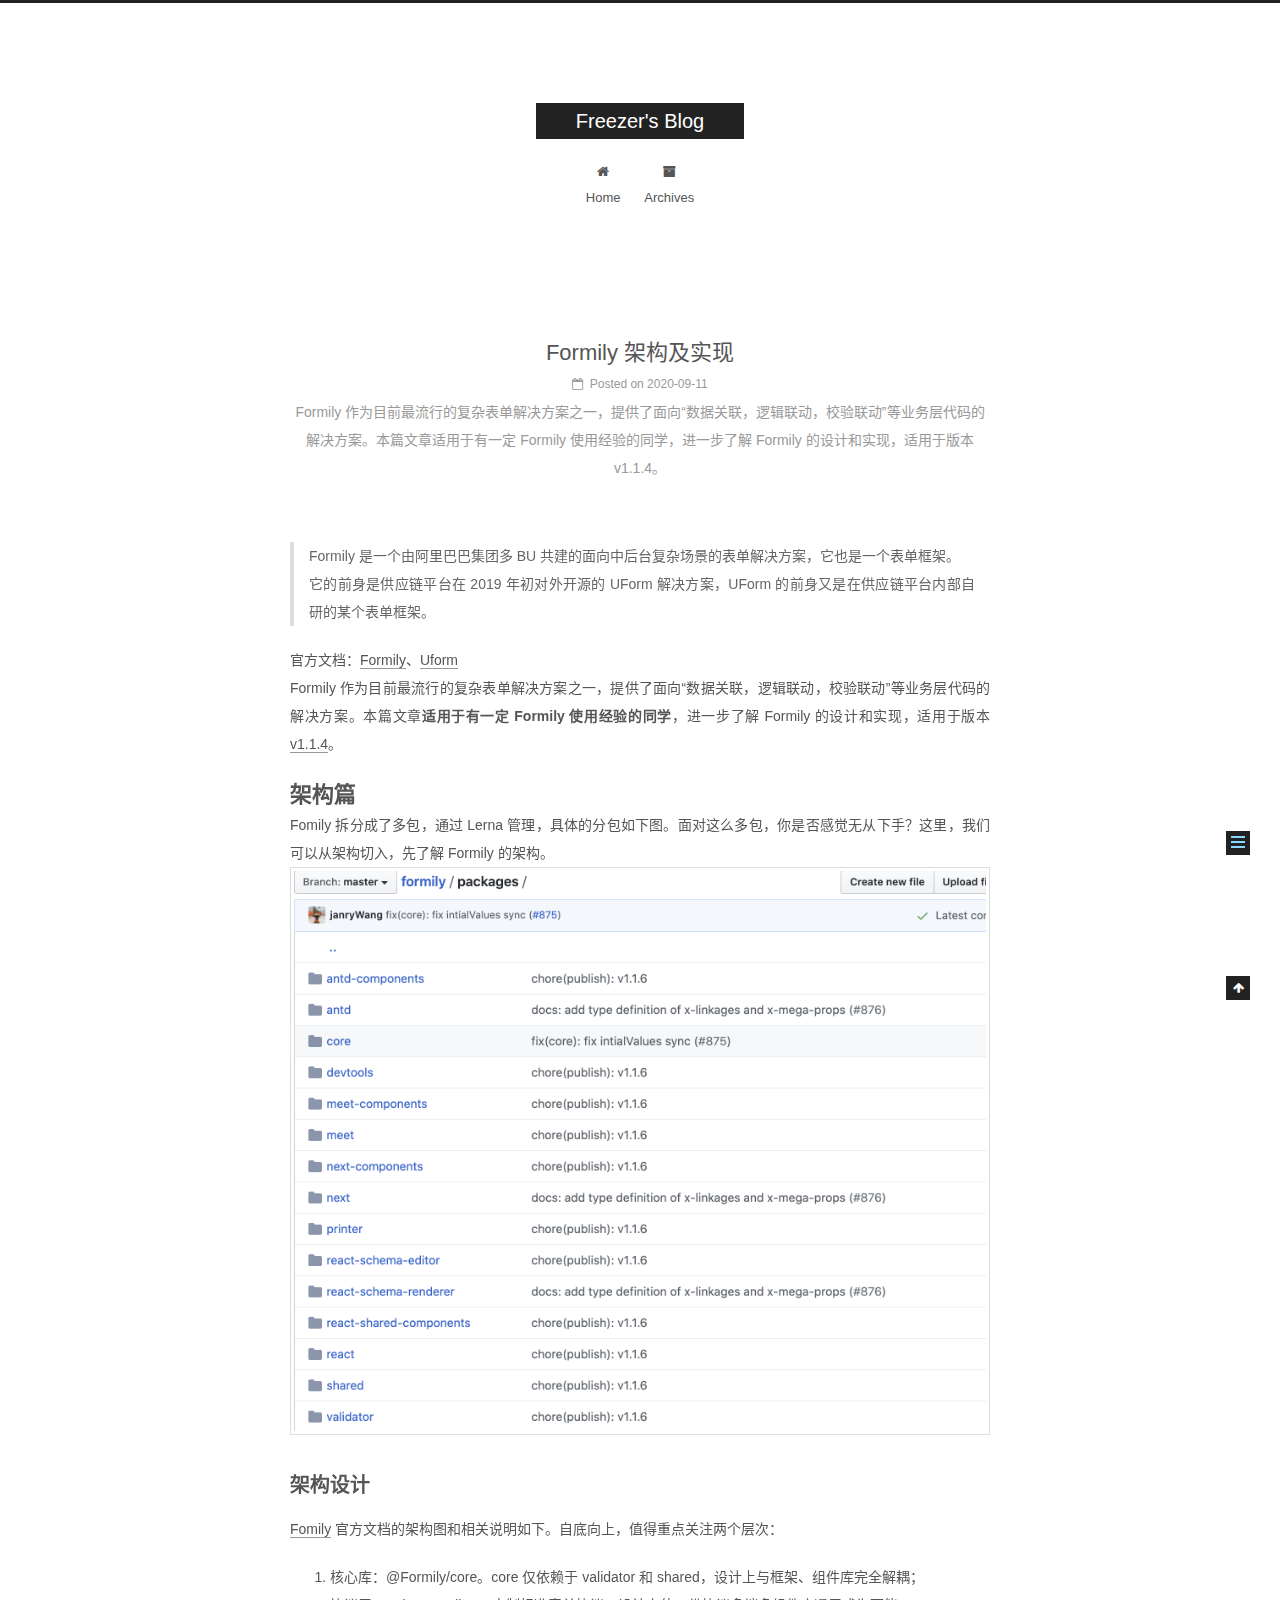
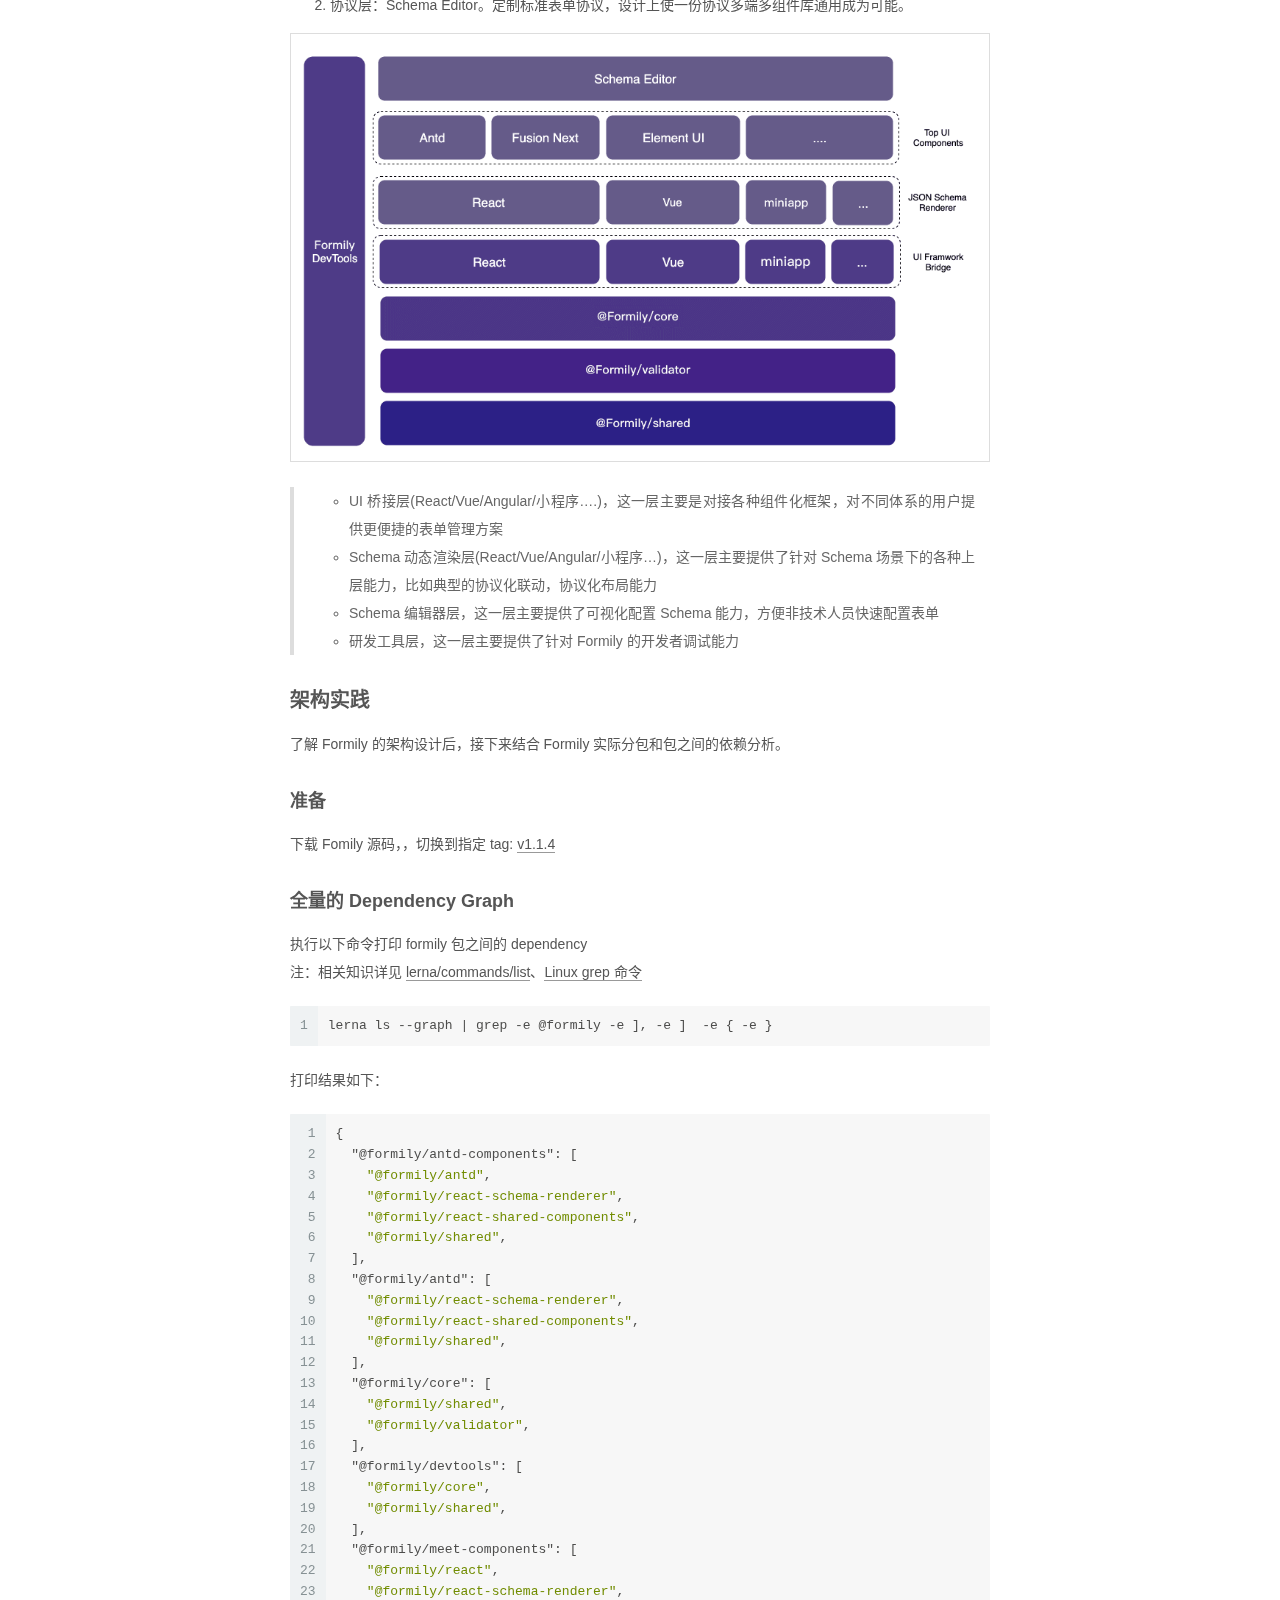
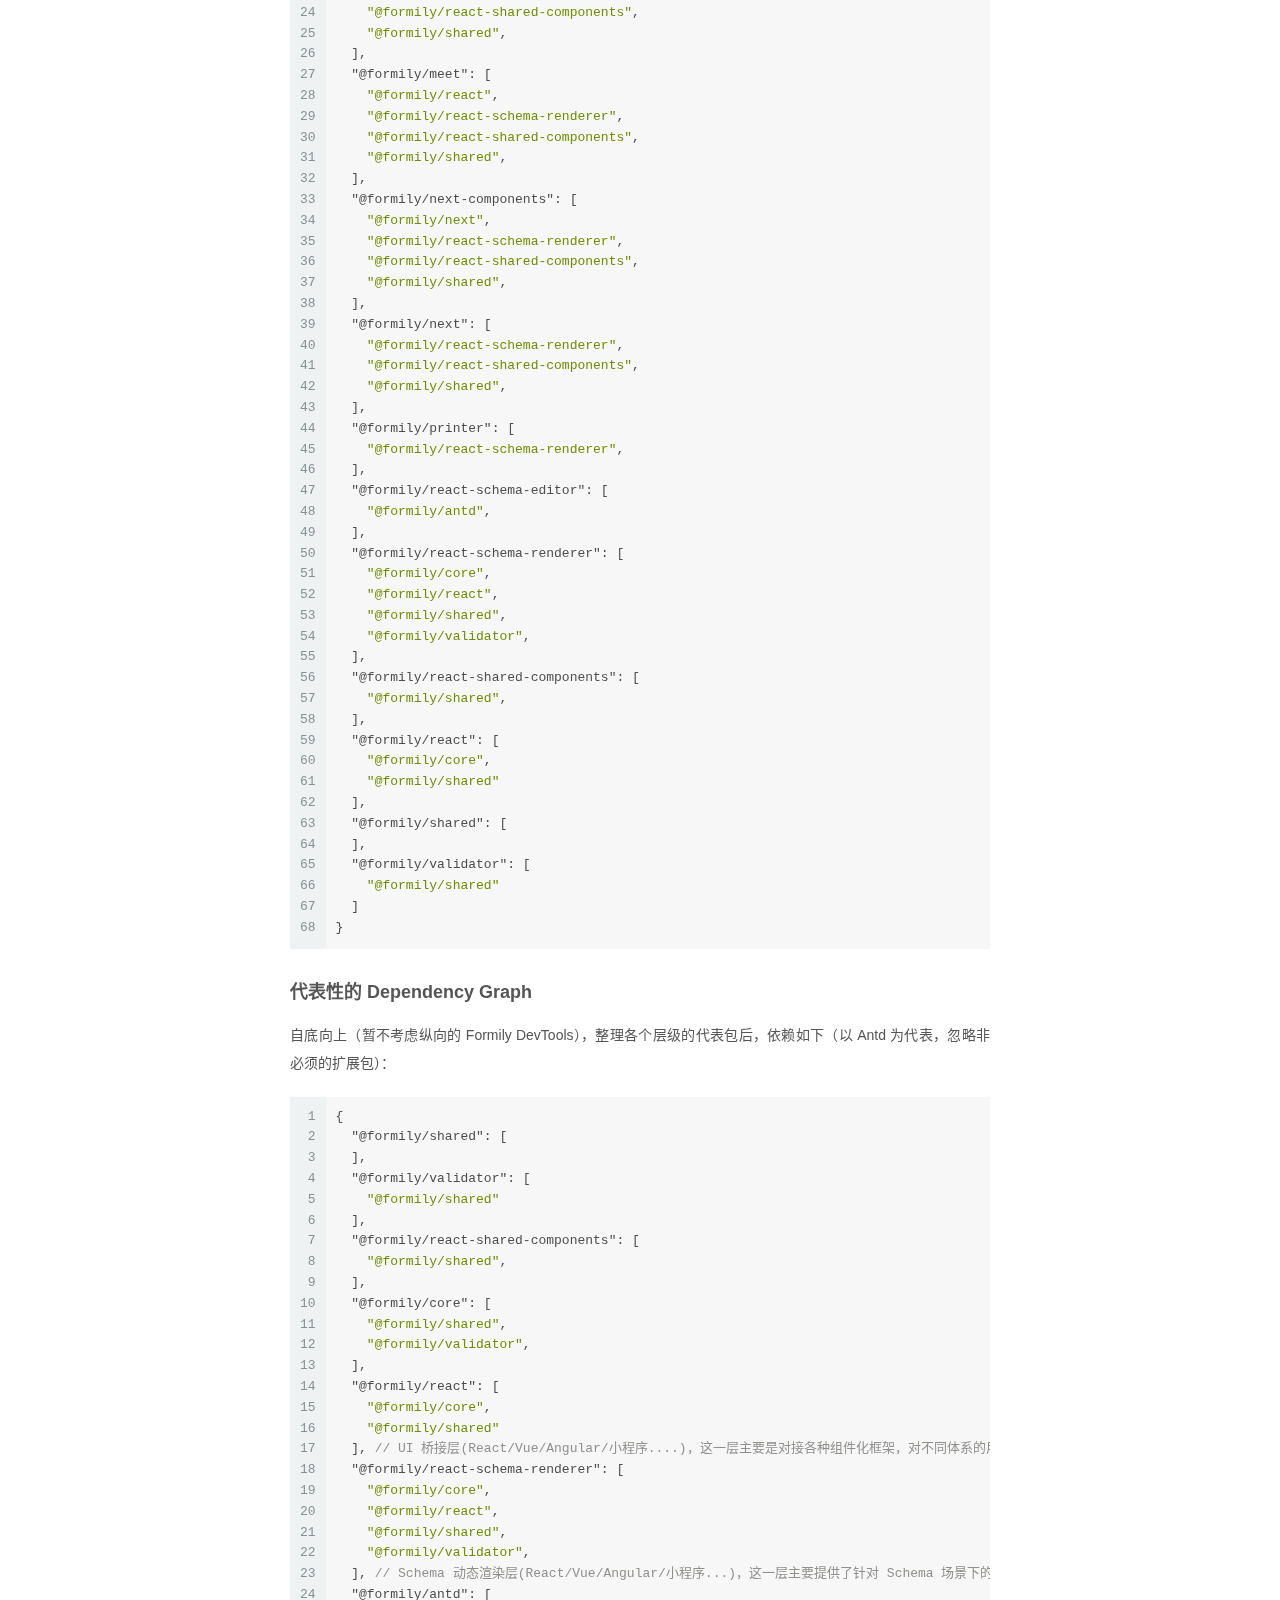
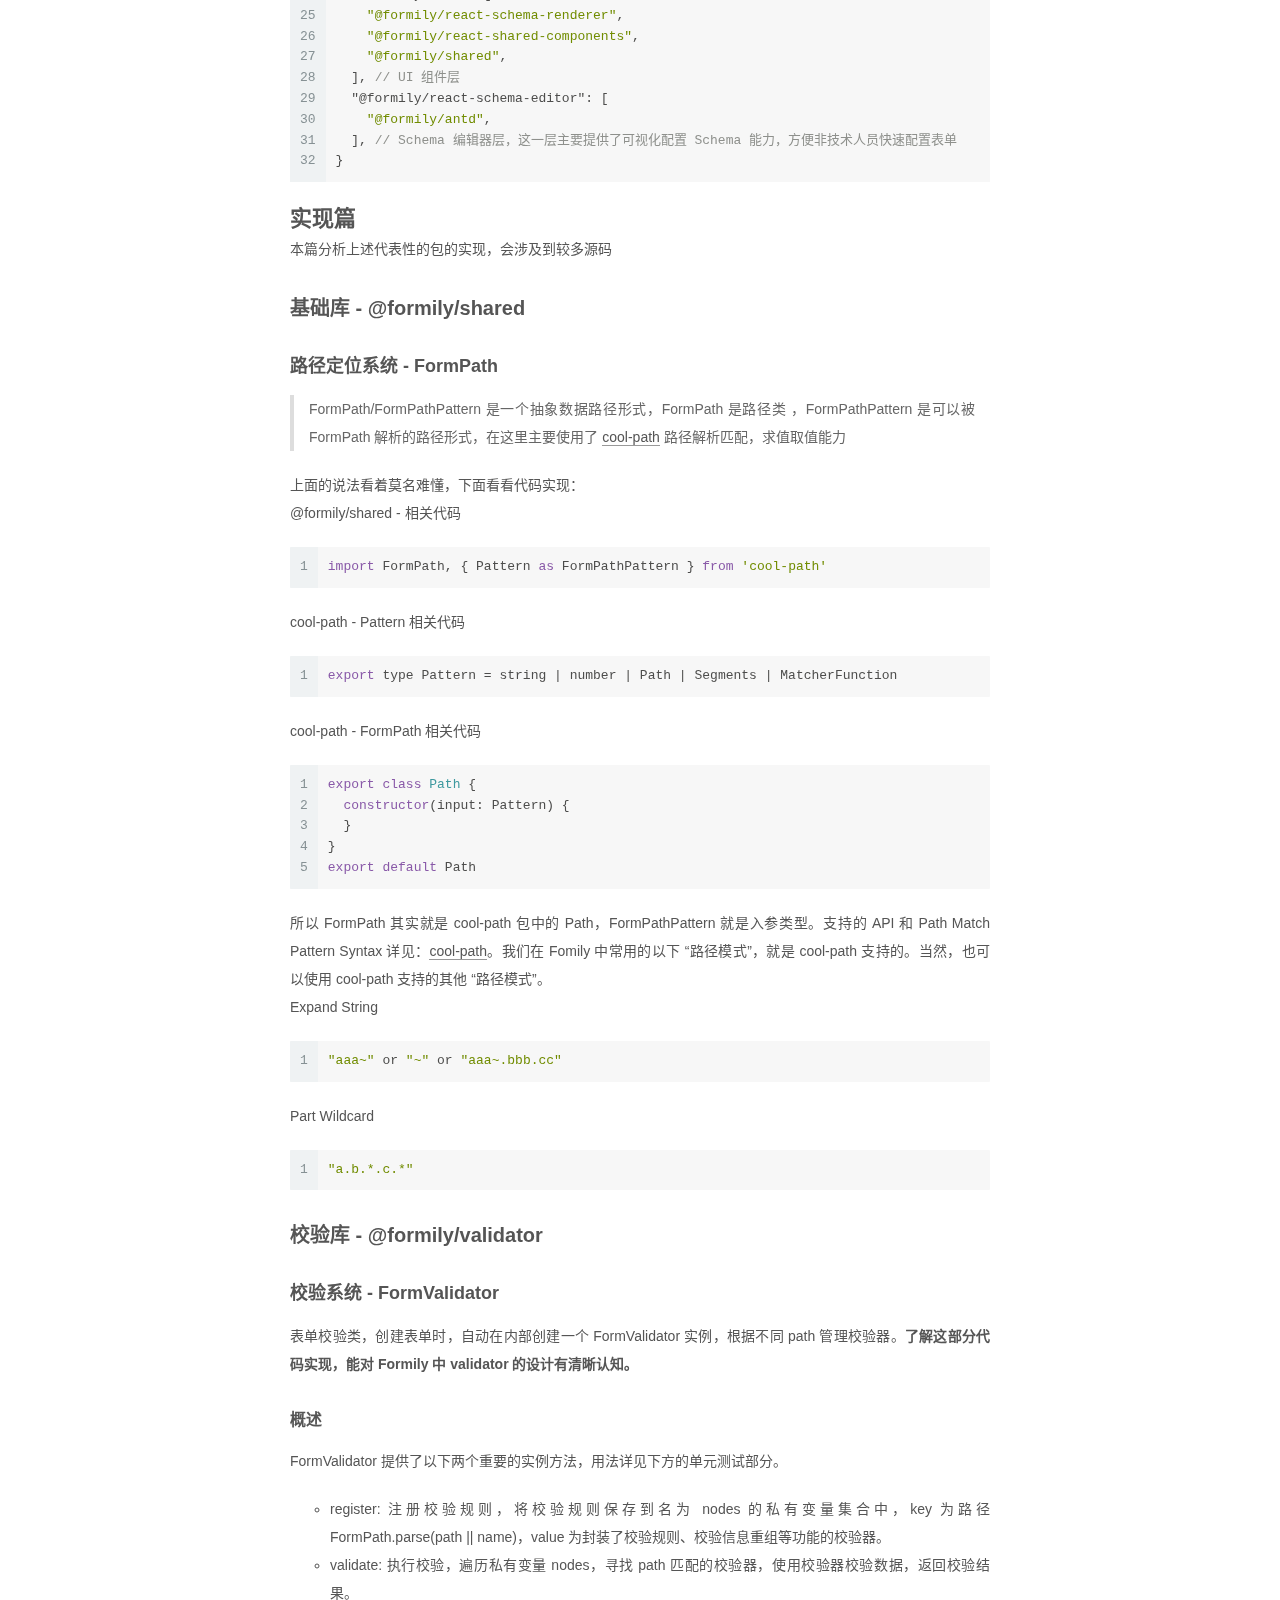
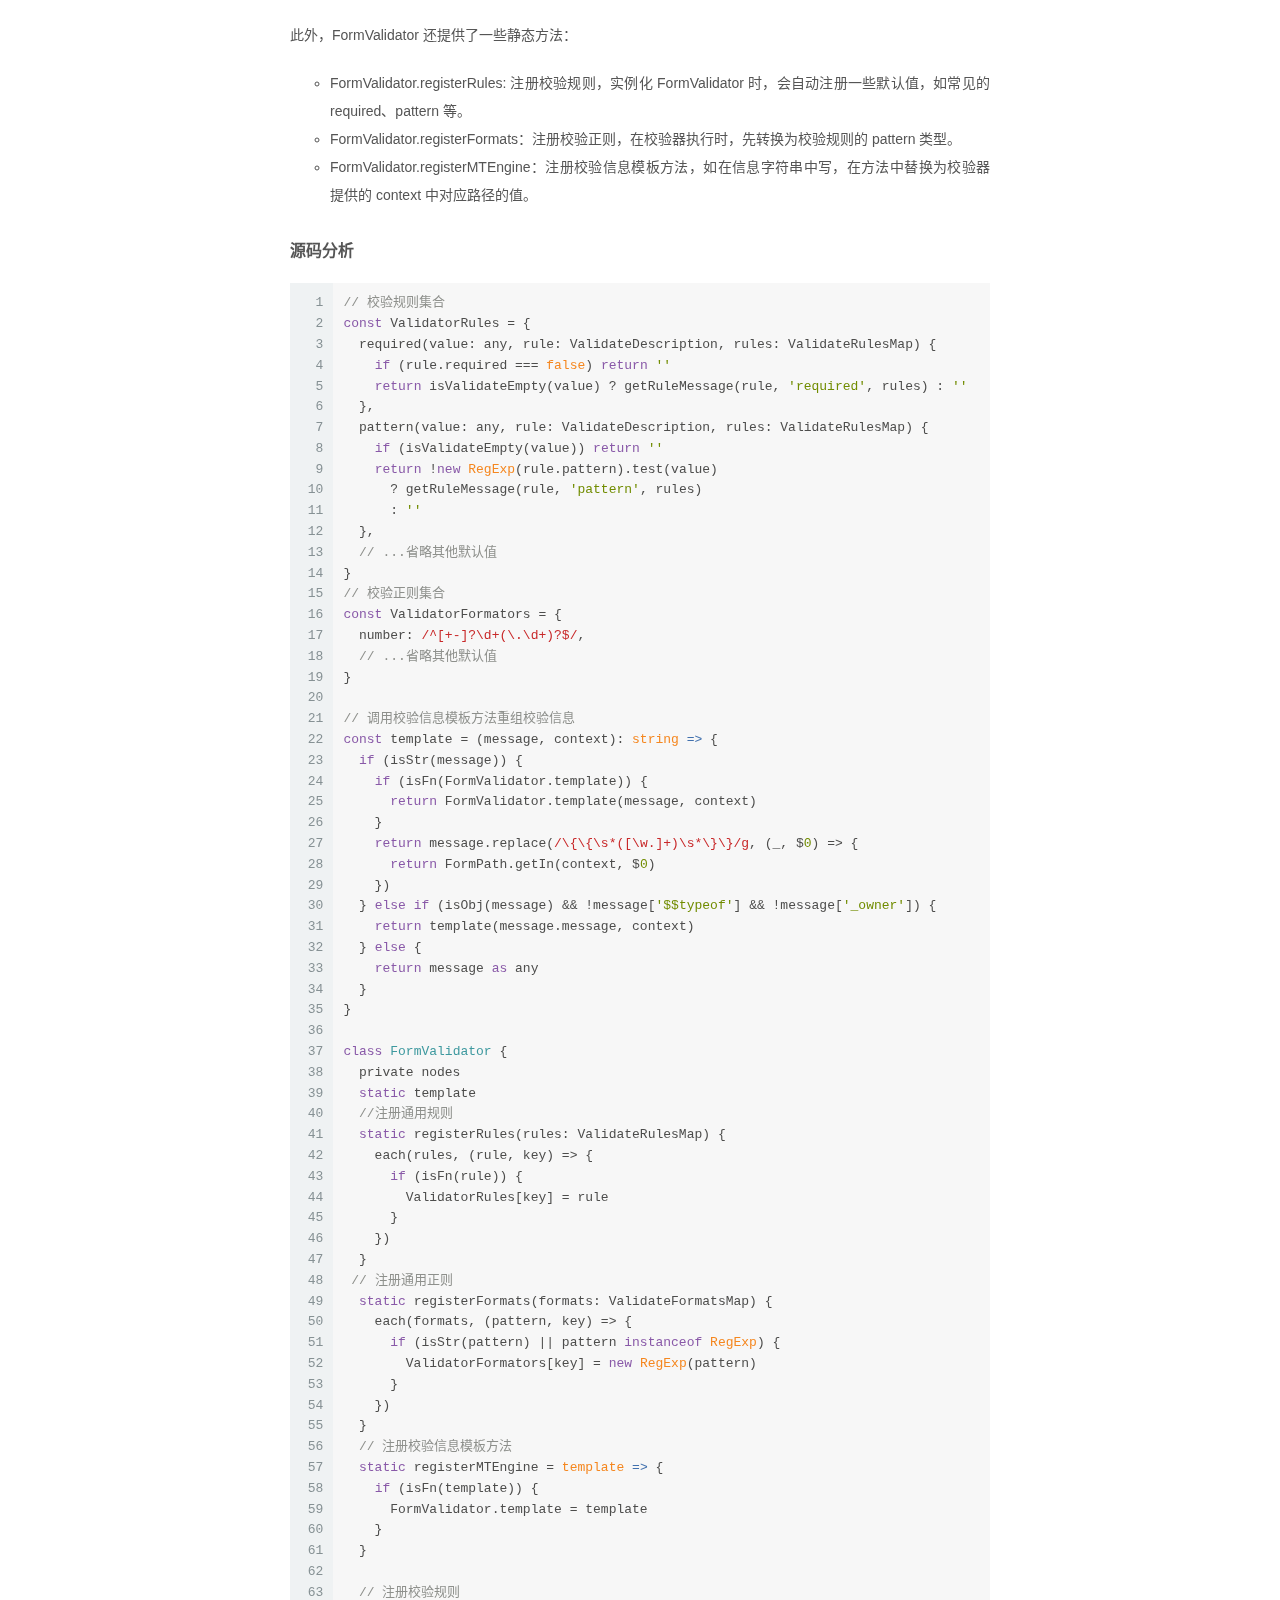
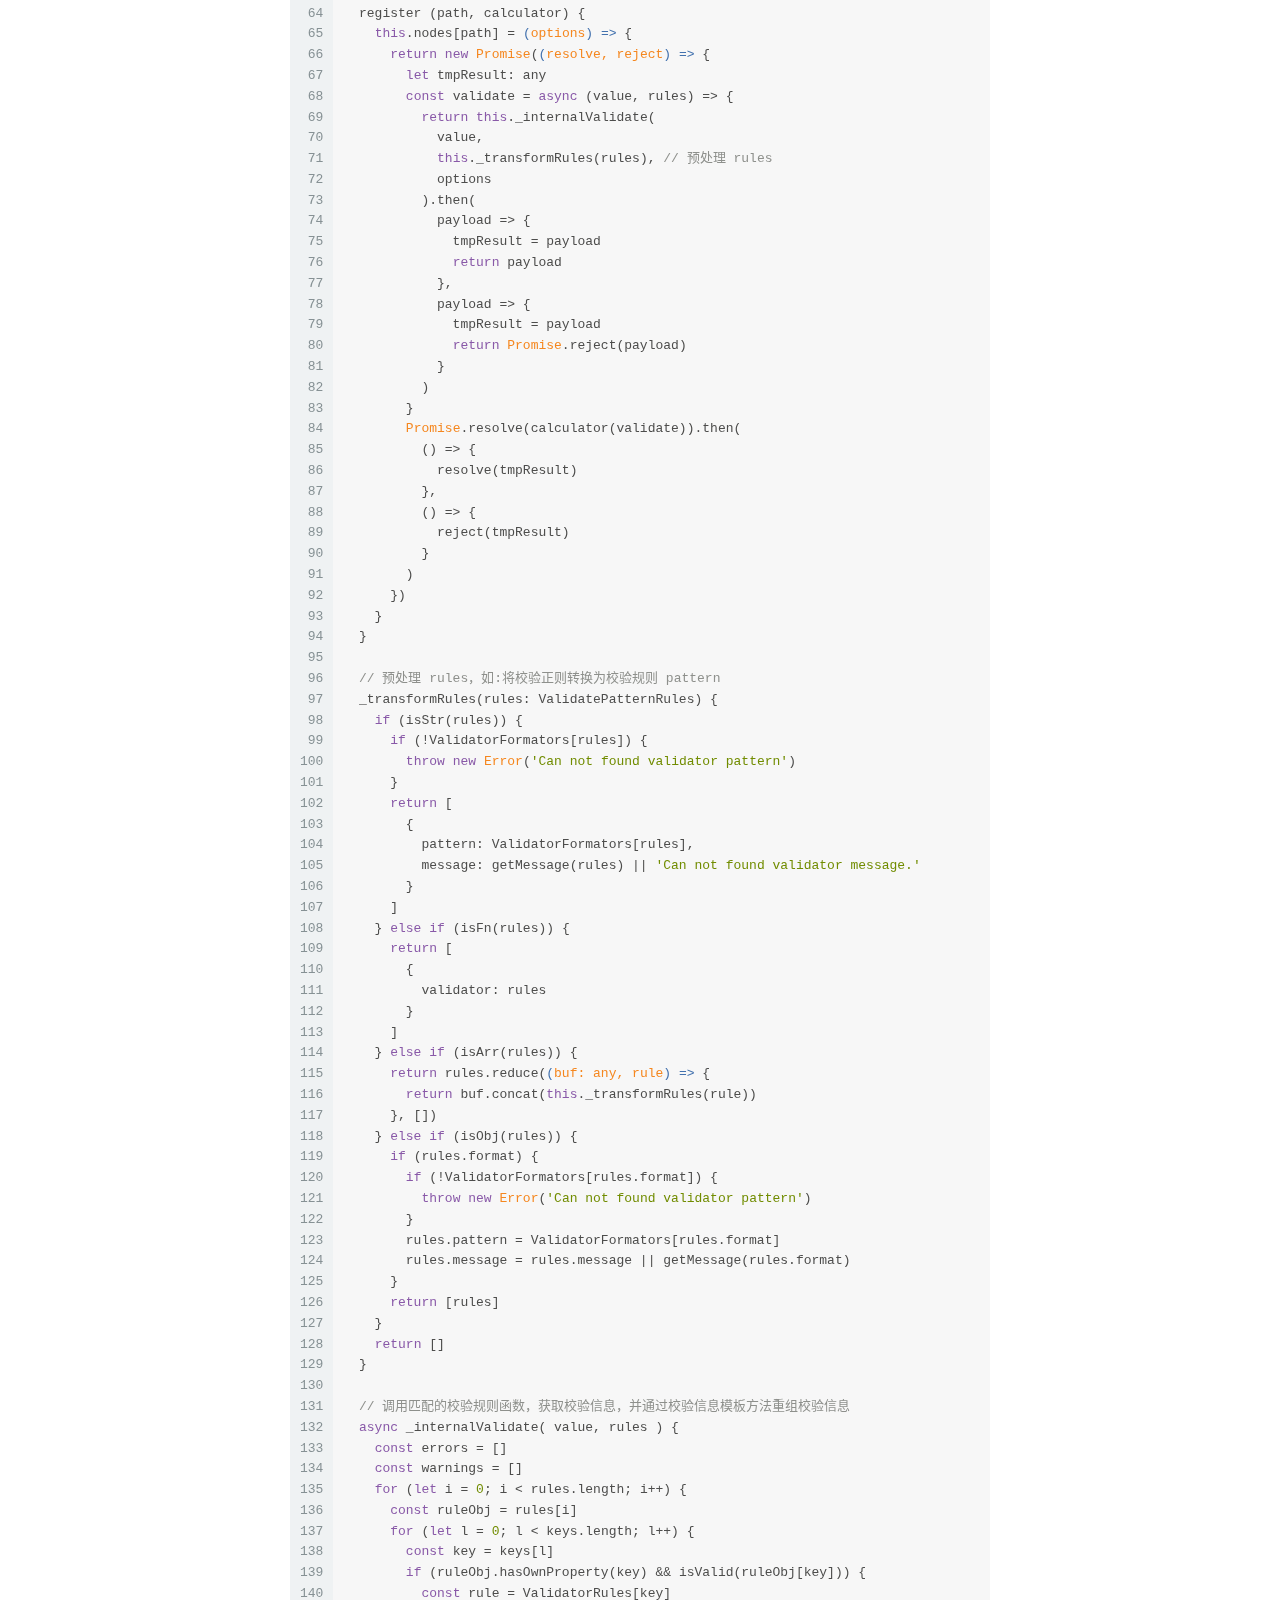
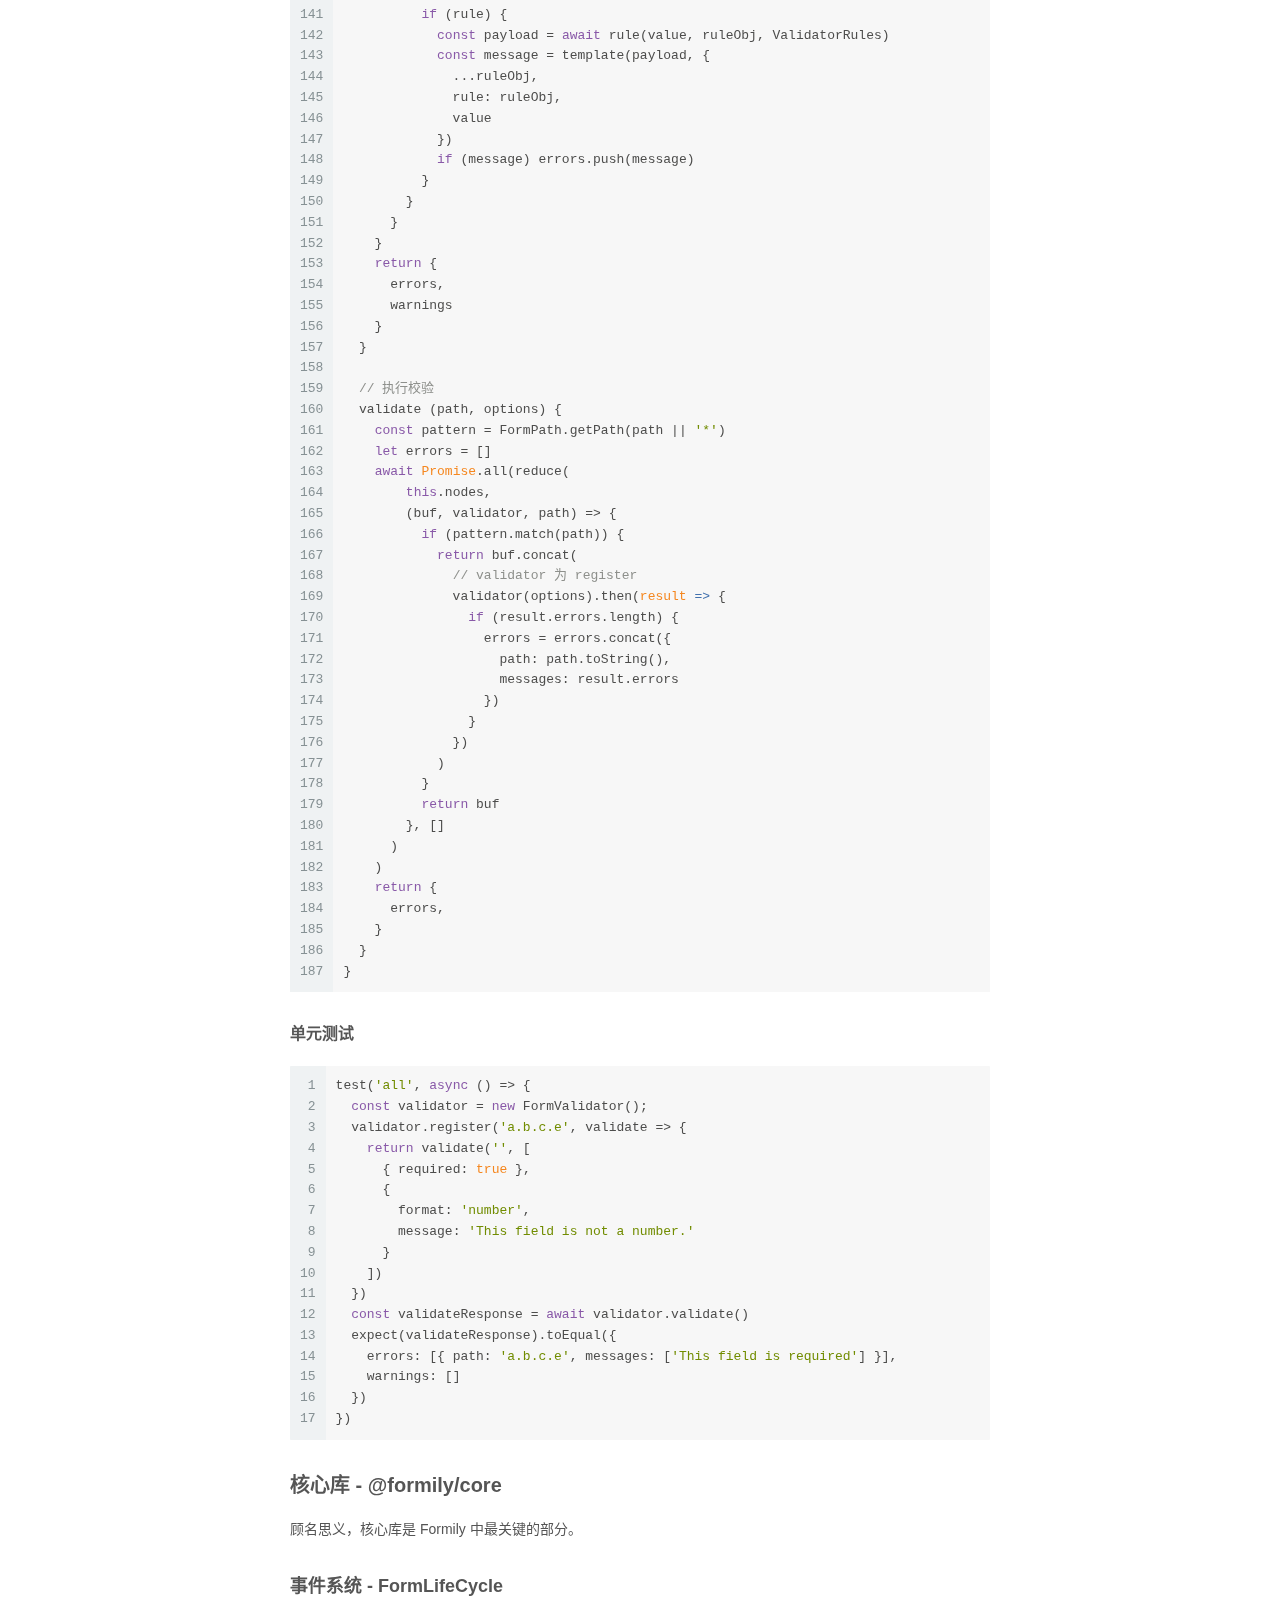
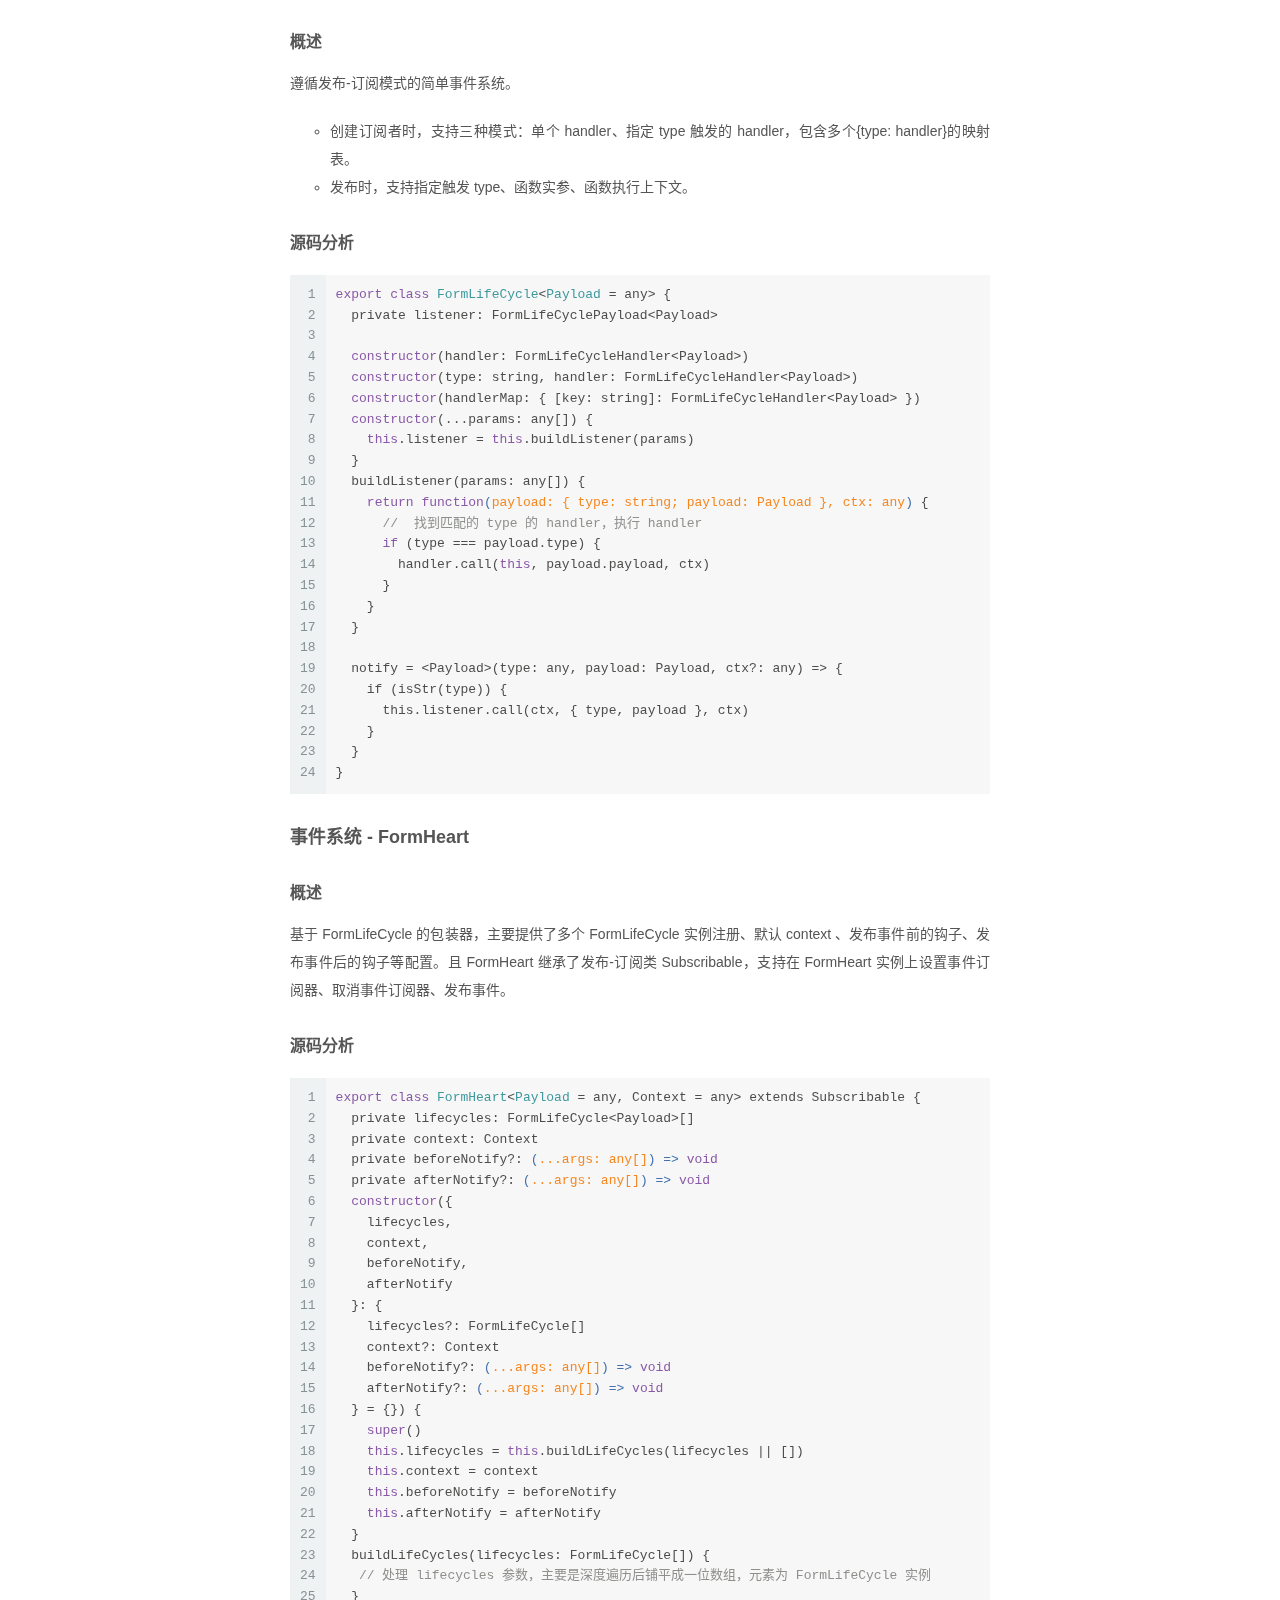
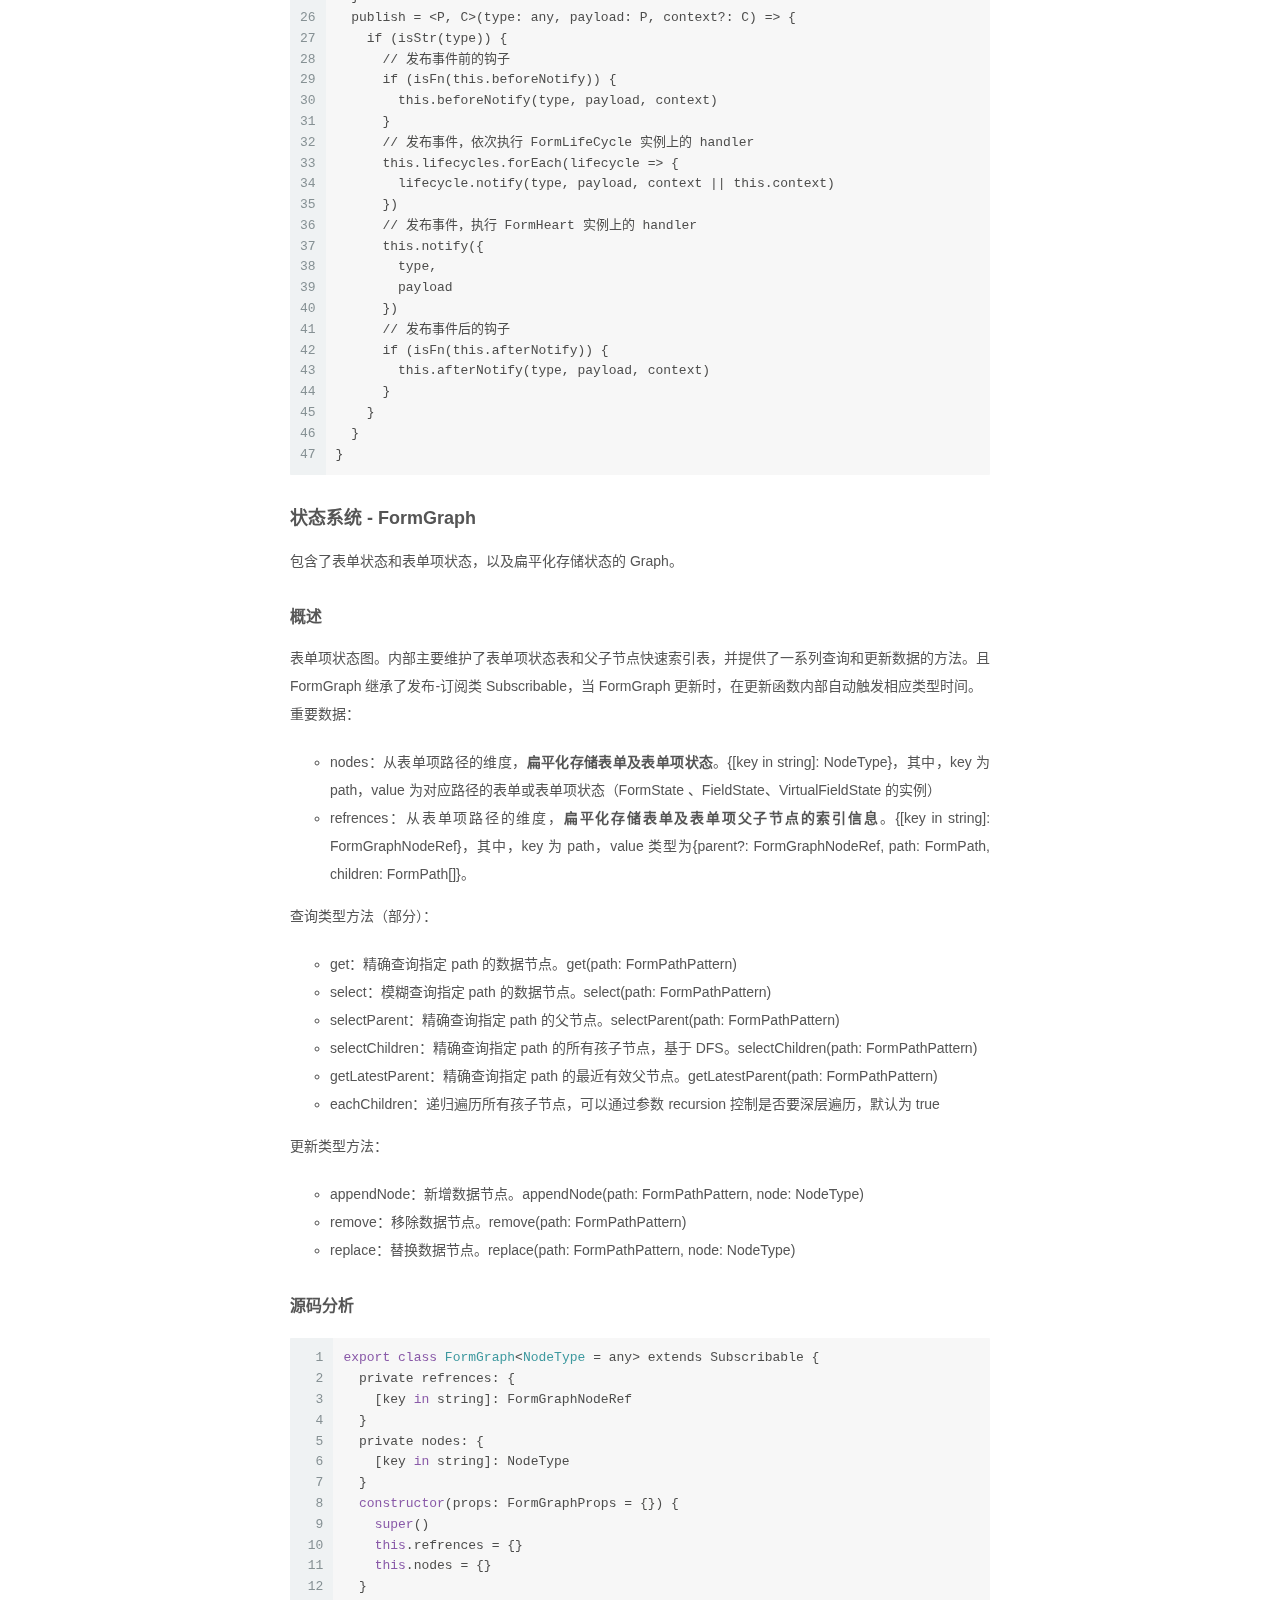
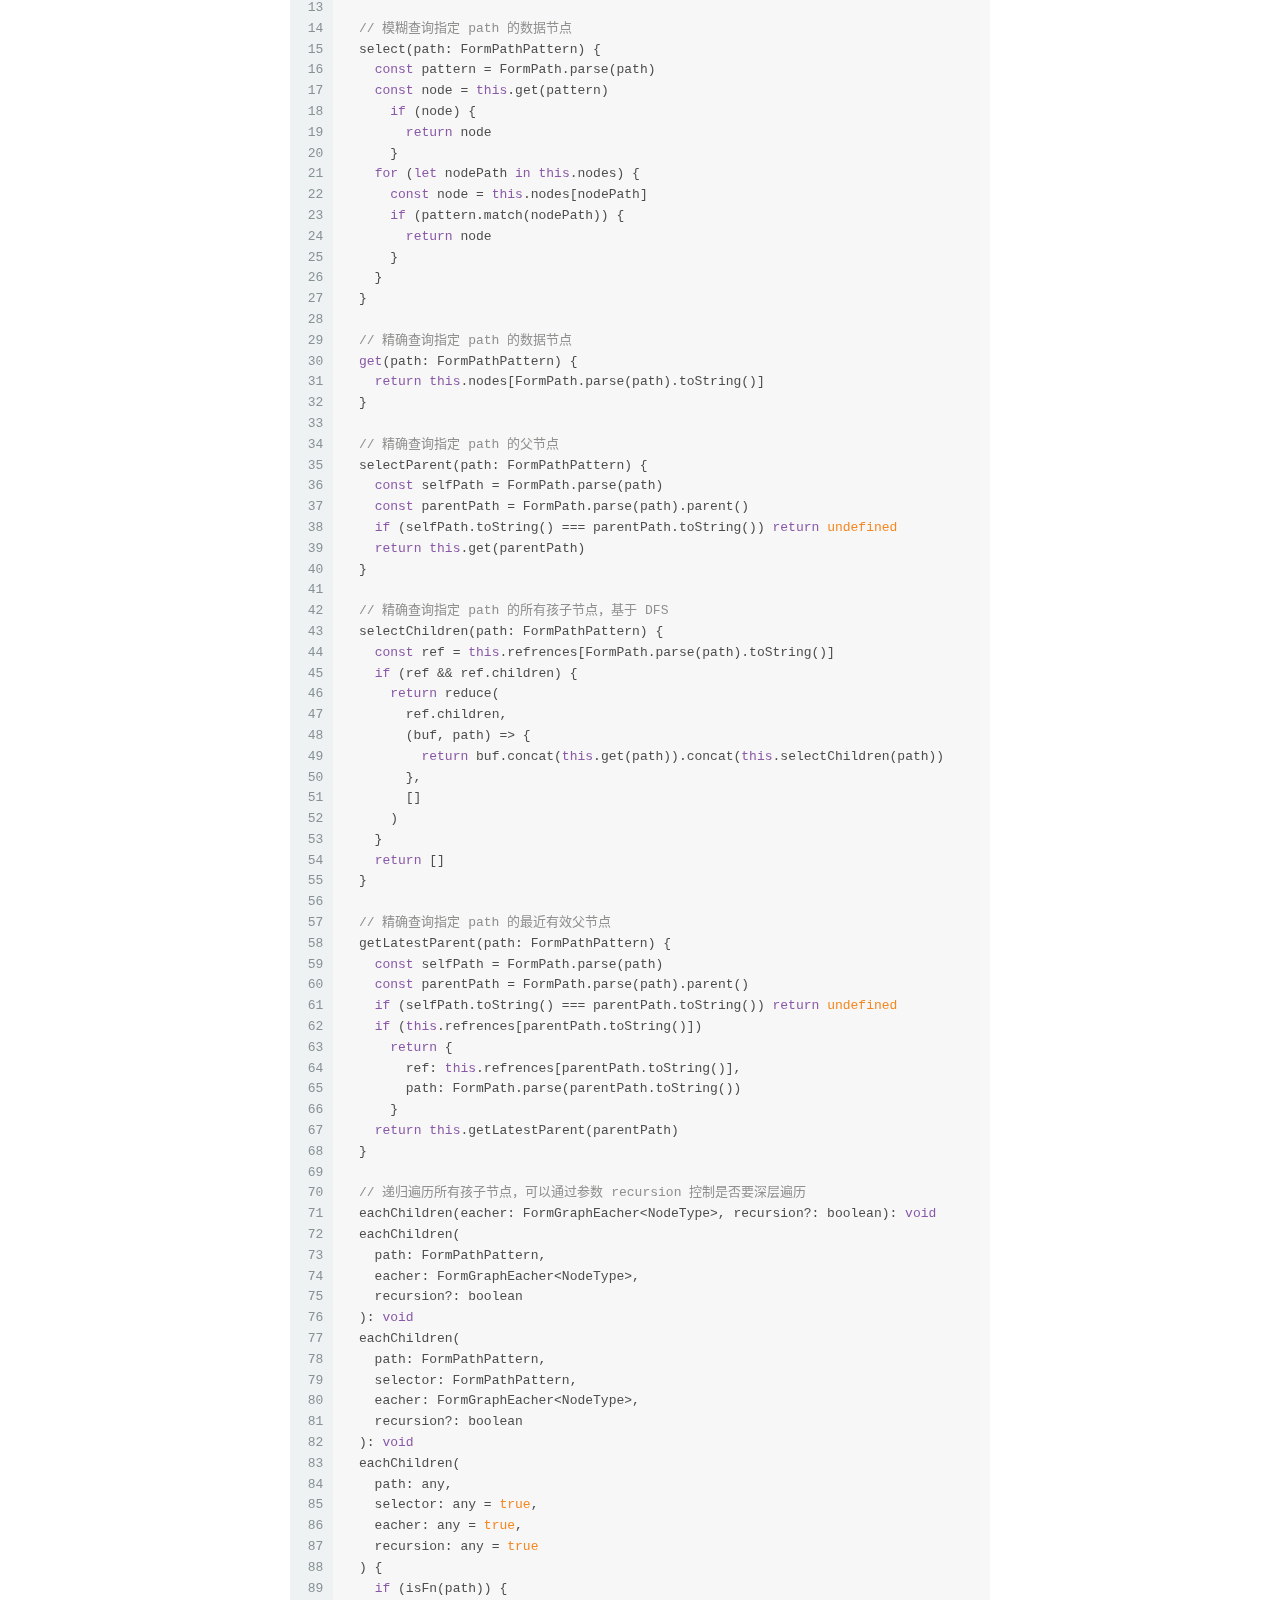
<file: 2020/09/11/formily/index.html>
<!DOCTYPE html>



  


<html class="theme-next muse use-motion" lang="zh-cn">
<head><meta name="generator" content="Hexo 3.9.0">
  <meta charset="UTF-8">
<meta http-equiv="X-UA-Compatible" content="IE=edge">
<meta name="viewport" content="width=device-width, initial-scale=1, maximum-scale=1">
<meta name="theme-color" content="#222">









<meta http-equiv="Cache-Control" content="no-transform">
<meta http-equiv="Cache-Control" content="no-siteapp">
















  
  
  <link href="/lib/fancybox/source/jquery.fancybox.css?v=2.1.5" rel="stylesheet" type="text/css">







<link href="/lib/font-awesome/css/font-awesome.min.css?v=4.6.2" rel="stylesheet" type="text/css">

<link href="/css/main.css?v=5.1.4" rel="stylesheet" type="text/css">


  <link rel="apple-touch-icon" sizes="180x180" href="/images/apple-touch-icon-next.png?v=5.1.4">


  <link rel="icon" type="image/png" sizes="32x32" href="/images/favicon-32x32-next.png?v=5.1.4">


  <link rel="icon" type="image/png" sizes="16x16" href="/images/favicon-16x16-next.png?v=5.1.4">


  <link rel="mask-icon" href="/images/logo.svg?v=5.1.4" color="#222">





  <meta name="keywords" content="formily,">










<meta name="description" content="Formily 作为目前最流行的复杂表单解决方案之一，提供了面向“数据关联，逻辑联动，校验联动”等业务层代码的解决方案。本篇文章适用于有一定 Formily 使用经验的同学，进一步了解 Formily 的设计和实现，适用于版本 v1.1.4。">
<meta name="keywords" content="formily">
<meta property="og:type" content="article">
<meta property="og:title" content="Formily 架构及实现">
<meta property="og:url" content="https://freezer95.github.io/2020/09/11/formily/index.html">
<meta property="og:site_name" content="Freezer&#39;s Blog">
<meta property="og:description" content="Formily 作为目前最流行的复杂表单解决方案之一，提供了面向“数据关联，逻辑联动，校验联动”等业务层代码的解决方案。本篇文章适用于有一定 Formily 使用经验的同学，进一步了解 Formily 的设计和实现，适用于版本 v1.1.4。">
<meta property="og:locale" content="zh-cn">
<meta property="og:image" content="https://freezer95.github.io/images/formily_structure_file.png">
<meta property="og:image" content="https://freezer95.github.io/images/formily_structure_layer.png">
<meta property="og:image" content="https://freezer95.github.io/images/formily_schema.png">
<meta property="og:image" content="https://freezer95.github.io/images/formily_qa_1.png">
<meta property="og:updated_time" content="2020-09-11T10:51:09.823Z">
<meta name="twitter:card" content="summary">
<meta name="twitter:title" content="Formily 架构及实现">
<meta name="twitter:description" content="Formily 作为目前最流行的复杂表单解决方案之一，提供了面向“数据关联，逻辑联动，校验联动”等业务层代码的解决方案。本篇文章适用于有一定 Formily 使用经验的同学，进一步了解 Formily 的设计和实现，适用于版本 v1.1.4。">
<meta name="twitter:image" content="https://freezer95.github.io/images/formily_structure_file.png">



<script type="text/javascript" id="hexo.configurations">
  var NexT = window.NexT || {};
  var CONFIG = {
    root: '/',
    scheme: 'Muse',
    version: '5.1.4',
    sidebar: {"position":"left","display":"post","offset":12,"b2t":false,"scrollpercent":false,"onmobile":false},
    fancybox: true,
    tabs: true,
    motion: {"enable":true,"async":false,"transition":{"post_block":"fadeIn","post_header":"slideDownIn","post_body":"slideDownIn","coll_header":"slideLeftIn","sidebar":"slideUpIn"}},
    duoshuo: {
      userId: '0',
      author: 'Author'
    },
    algolia: {
      applicationID: '',
      apiKey: '',
      indexName: '',
      hits: {"per_page":10},
      labels: {"input_placeholder":"Search for Posts","hits_empty":"We didn't find any results for the search: ${query}","hits_stats":"${hits} results found in ${time} ms"}
    }
  };
</script>



  <link rel="canonical" href="https://freezer95.github.io/2020/09/11/formily/">





  <title>Formily 架构及实现 | Freezer's Blog</title>
  








</head>

<body itemscope itemtype="http://schema.org/WebPage" lang="zh-cn">

  
  
    
  

  <div class="container sidebar-position-left page-post-detail">
    <div class="headband"></div>

    <header id="header" class="header" itemscope itemtype="http://schema.org/WPHeader">
      <div class="header-inner"><div class="site-brand-wrapper">
  <div class="site-meta ">
    

    <div class="custom-logo-site-title">
      <a href="/" class="brand" rel="start">
        <span class="logo-line-before"><i></i></span>
        <span class="site-title">Freezer's Blog</span>
        <span class="logo-line-after"><i></i></span>
      </a>
    </div>
      
        <p class="site-subtitle"></p>
      
  </div>

  <div class="site-nav-toggle">
    <button>
      <span class="btn-bar"></span>
      <span class="btn-bar"></span>
      <span class="btn-bar"></span>
    </button>
  </div>
</div>

<nav class="site-nav">
  

  
    <ul id="menu" class="menu">
      
        
        <li class="menu-item menu-item-home">
          <a href="/" rel="section">
            
              <i class="menu-item-icon fa fa-fw fa-home"></i> <br>
            
            Home
          </a>
        </li>
      
        
        <li class="menu-item menu-item-archives">
          <a href="/archives/" rel="section">
            
              <i class="menu-item-icon fa fa-fw fa-archive"></i> <br>
            
            Archives
          </a>
        </li>
      

      
    </ul>
  

  
</nav>



 </div>
    </header>

    <main id="main" class="main">
      <div class="main-inner">
        <div class="content-wrap">
          <div id="content" class="content">
            

  <div id="posts" class="posts-expand">
    

  

  
  
  

  <article class="post post-type-normal" itemscope itemtype="http://schema.org/Article">
  
  
  
  <div class="post-block">
    <link itemprop="mainEntityOfPage" href="https://freezer95.github.io/2020/09/11/formily/">

    <span hidden itemprop="author" itemscope itemtype="http://schema.org/Person">
      <meta itemprop="name" content="Freezer">
      <meta itemprop="description" content>
      <meta itemprop="image" content="/images/avatar.gif">
    </span>

    <span hidden itemprop="publisher" itemscope itemtype="http://schema.org/Organization">
      <meta itemprop="name" content="Freezer's Blog">
    </span>

    
      <header class="post-header">

        
        
          <h1 class="post-title" itemprop="name headline">Formily 架构及实现</h1>
        

        <div class="post-meta">
          <span class="post-time">
            
              <span class="post-meta-item-icon">
                <i class="fa fa-calendar-o"></i>
              </span>
              
                <span class="post-meta-item-text">Posted on</span>
              
              <time title="Post created" itemprop="dateCreated datePublished" datetime="2020-09-11T16:49:16+08:00">
                2020-09-11
              </time>
            

            

            
          </span>

          

          
            
          

          
          

          

          

          
              <div class="post-description">
                  Formily 作为目前最流行的复杂表单解决方案之一，提供了面向“数据关联，逻辑联动，校验联动”等业务层代码的解决方案。本篇文章适用于有一定 Formily 使用经验的同学，进一步了解 Formily 的设计和实现，适用于版本 v1.1.4。
              </div>
          

        </div>
      </header>
    

    
    
    
    <div class="post-body" itemprop="articleBody">

      
      

      
        <blockquote>
<p>Formily 是一个由阿里巴巴集团多 BU 共建的面向中后台复杂场景的表单解决方案，它也是一个表单框架。<br>它的前身是供应链平台在 2019 年初对外开源的 UForm 解决方案，UForm 的前身又是在供应链平台内部自研的某个表单框架。</p>
</blockquote>
<p>官方文档：<a href="https://formilyjs.org/#/bdCRC5/dzUZU8il" target="_blank" rel="noopener">Formily</a>、<a href="https://uform-next.netlify.app/#/MpI2Ij/rRCmCPsOHO" target="_blank" rel="noopener">Uform</a><br>Formily 作为目前最流行的复杂表单解决方案之一，提供了面向“数据关联，逻辑联动，校验联动”等业务层代码的解决方案。本篇文章<strong>适用于有一定 Formily 使用经验的同学</strong>，进一步了解 Formily 的设计和实现，适用于版本 <a href="https://github.com/alibaba/formily/releases/tag/v1.1.4" target="_blank" rel="noopener">v1.1.4</a>。</p>
<h1 id="架构篇"><a href="#架构篇" class="headerlink" title="架构篇"></a>架构篇</h1><p>Fomily 拆分成了多包，通过 Lerna 管理，具体的分包如下图。面对这么多包，你是否感觉无从下手？这里，我们可以从架构切入，先了解 Formily 的架构。<br><img src="/images/formily_structure_file.png" width="100%"></p>
<h2 id="架构设计"><a href="#架构设计" class="headerlink" title="架构设计"></a>架构设计</h2><p><a href="https://formilyjs.org/#/bdCRC5/dzUZU8il" target="_blank" rel="noopener">Fomily</a> 官方文档的架构图和相关说明如下。自底向上，值得重点关注两个层次： </p>
<ol>
<li>核心库：@Formily/core。core 仅依赖于 validator 和 shared，设计上与框架、组件库完全解耦；</li>
<li>协议层：Schema Editor。定制标准表单协议，设计上使一份协议多端多组件库通用成为可能。</li>
</ol>
<img src="/images/formily_structure_layer.png" width="100%">

<blockquote>
<ul>
<li>UI 桥接层(React/Vue/Angular/小程序….)，这一层主要是对接各种组件化框架，对不同体系的用户提供更便捷的表单管理方案</li>
<li>Schema 动态渲染层(React/Vue/Angular/小程序…)，这一层主要提供了针对 Schema 场景下的各种上层能力，比如典型的协议化联动，协议化布局能力</li>
<li>Schema 编辑器层，这一层主要提供了可视化配置 Schema 能力，方便非技术人员快速配置表单</li>
<li>研发工具层，这一层主要提供了针对 Formily 的开发者调试能力</li>
</ul>
</blockquote>
<h2 id="架构实践"><a href="#架构实践" class="headerlink" title="架构实践"></a>架构实践</h2><p>了解 Formily 的架构设计后，接下来结合 Formily 实际分包和包之间的依赖分析。</p>
<h3 id="准备"><a href="#准备" class="headerlink" title="准备"></a>准备</h3><p>下载 Fomily 源码，，切换到指定 tag: <a href="https://github.com/alibaba/formily/releases/tag/v1.1.4" target="_blank" rel="noopener">v1.1.4</a></p>
<h3 id="全量的-Dependency-Graph"><a href="#全量的-Dependency-Graph" class="headerlink" title="全量的 Dependency Graph"></a>全量的 Dependency Graph</h3><p>执行以下命令打印 formily 包之间的 dependency<br>注：相关知识详见 <a href="https://github.com/lerna/lerna/blob/master/commands/list#readme" target="_blank" rel="noopener">lerna/commands/list</a>、<a href="https://man.linuxde.net/grep" target="_blank" rel="noopener">Linux grep 命令</a></p>
<figure class="highlight plain"><table><tr><td class="gutter"><pre><span class="line">1</span><br></pre></td><td class="code"><pre><span class="line">lerna ls --graph | grep -e @formily -e ], -e ]  -e &#123; -e &#125;</span><br></pre></td></tr></table></figure>

<p>打印结果如下：</p>
<figure class="highlight json"><table><tr><td class="gutter"><pre><span class="line">1</span><br><span class="line">2</span><br><span class="line">3</span><br><span class="line">4</span><br><span class="line">5</span><br><span class="line">6</span><br><span class="line">7</span><br><span class="line">8</span><br><span class="line">9</span><br><span class="line">10</span><br><span class="line">11</span><br><span class="line">12</span><br><span class="line">13</span><br><span class="line">14</span><br><span class="line">15</span><br><span class="line">16</span><br><span class="line">17</span><br><span class="line">18</span><br><span class="line">19</span><br><span class="line">20</span><br><span class="line">21</span><br><span class="line">22</span><br><span class="line">23</span><br><span class="line">24</span><br><span class="line">25</span><br><span class="line">26</span><br><span class="line">27</span><br><span class="line">28</span><br><span class="line">29</span><br><span class="line">30</span><br><span class="line">31</span><br><span class="line">32</span><br><span class="line">33</span><br><span class="line">34</span><br><span class="line">35</span><br><span class="line">36</span><br><span class="line">37</span><br><span class="line">38</span><br><span class="line">39</span><br><span class="line">40</span><br><span class="line">41</span><br><span class="line">42</span><br><span class="line">43</span><br><span class="line">44</span><br><span class="line">45</span><br><span class="line">46</span><br><span class="line">47</span><br><span class="line">48</span><br><span class="line">49</span><br><span class="line">50</span><br><span class="line">51</span><br><span class="line">52</span><br><span class="line">53</span><br><span class="line">54</span><br><span class="line">55</span><br><span class="line">56</span><br><span class="line">57</span><br><span class="line">58</span><br><span class="line">59</span><br><span class="line">60</span><br><span class="line">61</span><br><span class="line">62</span><br><span class="line">63</span><br><span class="line">64</span><br><span class="line">65</span><br><span class="line">66</span><br><span class="line">67</span><br><span class="line">68</span><br></pre></td><td class="code"><pre><span class="line">&#123;</span><br><span class="line">  <span class="attr">"@formily/antd-components"</span>: [</span><br><span class="line">    <span class="string">"@formily/antd"</span>,</span><br><span class="line">    <span class="string">"@formily/react-schema-renderer"</span>,</span><br><span class="line">    <span class="string">"@formily/react-shared-components"</span>,</span><br><span class="line">    <span class="string">"@formily/shared"</span>,</span><br><span class="line">  ],</span><br><span class="line">  <span class="attr">"@formily/antd"</span>: [</span><br><span class="line">    <span class="string">"@formily/react-schema-renderer"</span>,</span><br><span class="line">    <span class="string">"@formily/react-shared-components"</span>,</span><br><span class="line">    <span class="string">"@formily/shared"</span>,</span><br><span class="line">  ],</span><br><span class="line">  <span class="attr">"@formily/core"</span>: [</span><br><span class="line">    <span class="string">"@formily/shared"</span>,</span><br><span class="line">    <span class="string">"@formily/validator"</span>,</span><br><span class="line">  ],</span><br><span class="line">  <span class="attr">"@formily/devtools"</span>: [</span><br><span class="line">    <span class="string">"@formily/core"</span>,</span><br><span class="line">    <span class="string">"@formily/shared"</span>,</span><br><span class="line">  ],</span><br><span class="line">  <span class="attr">"@formily/meet-components"</span>: [</span><br><span class="line">    <span class="string">"@formily/react"</span>,</span><br><span class="line">    <span class="string">"@formily/react-schema-renderer"</span>,</span><br><span class="line">    <span class="string">"@formily/react-shared-components"</span>,</span><br><span class="line">    <span class="string">"@formily/shared"</span>,</span><br><span class="line">  ],</span><br><span class="line">  <span class="attr">"@formily/meet"</span>: [</span><br><span class="line">    <span class="string">"@formily/react"</span>,</span><br><span class="line">    <span class="string">"@formily/react-schema-renderer"</span>,</span><br><span class="line">    <span class="string">"@formily/react-shared-components"</span>,</span><br><span class="line">    <span class="string">"@formily/shared"</span>,</span><br><span class="line">  ],</span><br><span class="line">  <span class="attr">"@formily/next-components"</span>: [</span><br><span class="line">    <span class="string">"@formily/next"</span>,</span><br><span class="line">    <span class="string">"@formily/react-schema-renderer"</span>,</span><br><span class="line">    <span class="string">"@formily/react-shared-components"</span>,</span><br><span class="line">    <span class="string">"@formily/shared"</span>,</span><br><span class="line">  ],</span><br><span class="line">  <span class="attr">"@formily/next"</span>: [</span><br><span class="line">    <span class="string">"@formily/react-schema-renderer"</span>,</span><br><span class="line">    <span class="string">"@formily/react-shared-components"</span>,</span><br><span class="line">    <span class="string">"@formily/shared"</span>,</span><br><span class="line">  ],</span><br><span class="line">  <span class="attr">"@formily/printer"</span>: [</span><br><span class="line">    <span class="string">"@formily/react-schema-renderer"</span>,</span><br><span class="line">  ],</span><br><span class="line">  <span class="attr">"@formily/react-schema-editor"</span>: [</span><br><span class="line">    <span class="string">"@formily/antd"</span>,</span><br><span class="line">  ],</span><br><span class="line">  <span class="attr">"@formily/react-schema-renderer"</span>: [</span><br><span class="line">    <span class="string">"@formily/core"</span>,</span><br><span class="line">    <span class="string">"@formily/react"</span>,</span><br><span class="line">    <span class="string">"@formily/shared"</span>,</span><br><span class="line">    <span class="string">"@formily/validator"</span>,</span><br><span class="line">  ],</span><br><span class="line">  <span class="attr">"@formily/react-shared-components"</span>: [</span><br><span class="line">    <span class="string">"@formily/shared"</span>,</span><br><span class="line">  ],</span><br><span class="line">  <span class="attr">"@formily/react"</span>: [</span><br><span class="line">    <span class="string">"@formily/core"</span>,</span><br><span class="line">    <span class="string">"@formily/shared"</span></span><br><span class="line">  ],</span><br><span class="line">  <span class="attr">"@formily/shared"</span>: [</span><br><span class="line">  ],</span><br><span class="line">  <span class="attr">"@formily/validator"</span>: [</span><br><span class="line">    <span class="string">"@formily/shared"</span></span><br><span class="line">  ]</span><br><span class="line">&#125;</span><br></pre></td></tr></table></figure>

<h3 id="代表性的-Dependency-Graph"><a href="#代表性的-Dependency-Graph" class="headerlink" title="代表性的 Dependency Graph"></a>代表性的 Dependency Graph</h3><p>自底向上（暂不考虑纵向的 Formily DevTools），整理各个层级的代表包后，依赖如下（以 Antd 为代表，忽略非必须的扩展包）：</p>
<figure class="highlight json"><table><tr><td class="gutter"><pre><span class="line">1</span><br><span class="line">2</span><br><span class="line">3</span><br><span class="line">4</span><br><span class="line">5</span><br><span class="line">6</span><br><span class="line">7</span><br><span class="line">8</span><br><span class="line">9</span><br><span class="line">10</span><br><span class="line">11</span><br><span class="line">12</span><br><span class="line">13</span><br><span class="line">14</span><br><span class="line">15</span><br><span class="line">16</span><br><span class="line">17</span><br><span class="line">18</span><br><span class="line">19</span><br><span class="line">20</span><br><span class="line">21</span><br><span class="line">22</span><br><span class="line">23</span><br><span class="line">24</span><br><span class="line">25</span><br><span class="line">26</span><br><span class="line">27</span><br><span class="line">28</span><br><span class="line">29</span><br><span class="line">30</span><br><span class="line">31</span><br><span class="line">32</span><br></pre></td><td class="code"><pre><span class="line">&#123;</span><br><span class="line">  <span class="attr">"@formily/shared"</span>: [</span><br><span class="line">  ],</span><br><span class="line">  <span class="attr">"@formily/validator"</span>: [</span><br><span class="line">    <span class="string">"@formily/shared"</span></span><br><span class="line">  ],</span><br><span class="line">  <span class="attr">"@formily/react-shared-components"</span>: [</span><br><span class="line">    <span class="string">"@formily/shared"</span>,</span><br><span class="line">  ],</span><br><span class="line">  <span class="attr">"@formily/core"</span>: [</span><br><span class="line">    <span class="string">"@formily/shared"</span>,</span><br><span class="line">    <span class="string">"@formily/validator"</span>,</span><br><span class="line">  ],</span><br><span class="line">  <span class="attr">"@formily/react"</span>: [</span><br><span class="line">    <span class="string">"@formily/core"</span>,</span><br><span class="line">    <span class="string">"@formily/shared"</span></span><br><span class="line">  ], <span class="comment">// UI 桥接层(React/Vue/Angular/小程序....)，这一层主要是对接各种组件化框架，对不同体系的用户提供更便捷的表单管理方案</span></span><br><span class="line">  <span class="attr">"@formily/react-schema-renderer"</span>: [</span><br><span class="line">    <span class="string">"@formily/core"</span>,</span><br><span class="line">    <span class="string">"@formily/react"</span>,</span><br><span class="line">    <span class="string">"@formily/shared"</span>,</span><br><span class="line">    <span class="string">"@formily/validator"</span>,</span><br><span class="line">  ], <span class="comment">// Schema 动态渲染层(React/Vue/Angular/小程序...)，这一层主要提供了针对 Schema 场景下的各种上层能力，比如典型的协议化联动，协议化布局能力</span></span><br><span class="line">  <span class="attr">"@formily/antd"</span>: [</span><br><span class="line">    <span class="string">"@formily/react-schema-renderer"</span>,</span><br><span class="line">    <span class="string">"@formily/react-shared-components"</span>,</span><br><span class="line">    <span class="string">"@formily/shared"</span>,</span><br><span class="line">  ], <span class="comment">// UI 组件层</span></span><br><span class="line">  <span class="attr">"@formily/react-schema-editor"</span>: [</span><br><span class="line">    <span class="string">"@formily/antd"</span>,</span><br><span class="line">  ], <span class="comment">// Schema 编辑器层，这一层主要提供了可视化配置 Schema 能力，方便非技术人员快速配置表单</span></span><br><span class="line">&#125;</span><br></pre></td></tr></table></figure>

<h1 id="实现篇"><a href="#实现篇" class="headerlink" title="实现篇"></a>实现篇</h1><p>本篇分析上述代表性的包的实现，会涉及到较多源码</p>
<h2 id="基础库-formily-shared"><a href="#基础库-formily-shared" class="headerlink" title="基础库 - @formily/shared"></a>基础库 - @formily/shared</h2><h3 id="路径定位系统-FormPath"><a href="#路径定位系统-FormPath" class="headerlink" title="路径定位系统 - FormPath"></a>路径定位系统 - FormPath</h3><blockquote>
<p>FormPath/FormPathPattern 是一个抽象数据路径形式，FormPath 是路径类 ，FormPathPattern 是可以被 FormPath 解析的路径形式，在这里主要使用了 <a href="https://github.com/janrywang/cool-path" target="_blank" rel="noopener">cool-path</a> 路径解析匹配，求值取值能力</p>
</blockquote>
<p>上面的说法看着莫名难懂，下面看看代码实现：<br>@formily/shared - 相关代码</p>
<figure class="highlight javascript"><table><tr><td class="gutter"><pre><span class="line">1</span><br></pre></td><td class="code"><pre><span class="line"><span class="keyword">import</span> FormPath, &#123; Pattern <span class="keyword">as</span> FormPathPattern &#125; <span class="keyword">from</span> <span class="string">'cool-path'</span></span><br></pre></td></tr></table></figure>

<p>cool-path - Pattern 相关代码</p>
<figure class="highlight javascript"><table><tr><td class="gutter"><pre><span class="line">1</span><br></pre></td><td class="code"><pre><span class="line"><span class="keyword">export</span> type Pattern = string | number | Path | Segments | MatcherFunction</span><br></pre></td></tr></table></figure>

<p>cool-path - FormPath 相关代码</p>
<figure class="highlight javascript"><table><tr><td class="gutter"><pre><span class="line">1</span><br><span class="line">2</span><br><span class="line">3</span><br><span class="line">4</span><br><span class="line">5</span><br></pre></td><td class="code"><pre><span class="line"><span class="keyword">export</span> <span class="class"><span class="keyword">class</span> <span class="title">Path</span> </span>&#123;</span><br><span class="line">  <span class="keyword">constructor</span>(input: Pattern) &#123;</span><br><span class="line">  &#125;</span><br><span class="line">&#125;</span><br><span class="line"><span class="keyword">export</span> <span class="keyword">default</span> Path</span><br></pre></td></tr></table></figure>

<p>所以 FormPath 其实就是 cool-path 包中的 Path，FormPathPattern 就是入参类型。支持的 API 和 Path Match Pattern Syntax 详见：<a href="https://github.com/janrywang/cool-path" target="_blank" rel="noopener">cool-path</a>。我们在 Fomily 中常用的以下 “路径模式”，就是 cool-path 支持的。当然，也可以使用 cool-path 支持的其他 “路径模式”。<br>Expand String</p>
<figure class="highlight javascript"><table><tr><td class="gutter"><pre><span class="line">1</span><br></pre></td><td class="code"><pre><span class="line"><span class="string">"aaa~"</span> or <span class="string">"~"</span> or <span class="string">"aaa~.bbb.cc"</span></span><br></pre></td></tr></table></figure>

<p>Part Wildcard</p>
<figure class="highlight javascript"><table><tr><td class="gutter"><pre><span class="line">1</span><br></pre></td><td class="code"><pre><span class="line"><span class="string">"a.b.*.c.*"</span></span><br></pre></td></tr></table></figure>

<h2 id="校验库-formily-validator"><a href="#校验库-formily-validator" class="headerlink" title="校验库 - @formily/validator"></a>校验库 - @formily/validator</h2><h3 id="校验系统-FormValidator"><a href="#校验系统-FormValidator" class="headerlink" title="校验系统 - FormValidator"></a>校验系统 - FormValidator</h3><p>表单校验类，创建表单时，自动在内部创建一个 FormValidator 实例，根据不同 path 管理校验器。<strong>了解这部分代码实现，能对 Formily 中 validator 的设计有清晰认知。</strong></p>
<h4 id="概述"><a href="#概述" class="headerlink" title="概述"></a>概述</h4><p>FormValidator 提供了以下两个重要的实例方法，用法详见下方的单元测试部分。</p>
<ul>
<li>register: 注册校验规则，将校验规则保存到名为 nodes 的私有变量集合中，key 为路径FormPath.parse(path || name)，value 为封装了校验规则、校验信息重组等功能的校验器。</li>
<li>validate: 执行校验，遍历私有变量 nodes，寻找 path 匹配的校验器，使用校验器校验数据，返回校验结果。</li>
</ul>
<p>此外，FormValidator 还提供了一些静态方法：</p>
<ul>
<li>FormValidator.registerRules: 注册校验规则，实例化 FormValidator 时，会自动注册一些默认值，如常见的 required、pattern 等。</li>
<li>FormValidator.registerFormats：注册校验正则，在校验器执行时，先转换为校验规则的 pattern 类型。</li>
<li>FormValidator.registerMTEngine：注册校验信息模板方法，如在信息字符串中写，在方法中替换为校验器提供的 context 中对应路径的值。</li>
</ul>
<h4 id="源码分析"><a href="#源码分析" class="headerlink" title="源码分析"></a>源码分析</h4><figure class="highlight javascript"><table><tr><td class="gutter"><pre><span class="line">1</span><br><span class="line">2</span><br><span class="line">3</span><br><span class="line">4</span><br><span class="line">5</span><br><span class="line">6</span><br><span class="line">7</span><br><span class="line">8</span><br><span class="line">9</span><br><span class="line">10</span><br><span class="line">11</span><br><span class="line">12</span><br><span class="line">13</span><br><span class="line">14</span><br><span class="line">15</span><br><span class="line">16</span><br><span class="line">17</span><br><span class="line">18</span><br><span class="line">19</span><br><span class="line">20</span><br><span class="line">21</span><br><span class="line">22</span><br><span class="line">23</span><br><span class="line">24</span><br><span class="line">25</span><br><span class="line">26</span><br><span class="line">27</span><br><span class="line">28</span><br><span class="line">29</span><br><span class="line">30</span><br><span class="line">31</span><br><span class="line">32</span><br><span class="line">33</span><br><span class="line">34</span><br><span class="line">35</span><br><span class="line">36</span><br><span class="line">37</span><br><span class="line">38</span><br><span class="line">39</span><br><span class="line">40</span><br><span class="line">41</span><br><span class="line">42</span><br><span class="line">43</span><br><span class="line">44</span><br><span class="line">45</span><br><span class="line">46</span><br><span class="line">47</span><br><span class="line">48</span><br><span class="line">49</span><br><span class="line">50</span><br><span class="line">51</span><br><span class="line">52</span><br><span class="line">53</span><br><span class="line">54</span><br><span class="line">55</span><br><span class="line">56</span><br><span class="line">57</span><br><span class="line">58</span><br><span class="line">59</span><br><span class="line">60</span><br><span class="line">61</span><br><span class="line">62</span><br><span class="line">63</span><br><span class="line">64</span><br><span class="line">65</span><br><span class="line">66</span><br><span class="line">67</span><br><span class="line">68</span><br><span class="line">69</span><br><span class="line">70</span><br><span class="line">71</span><br><span class="line">72</span><br><span class="line">73</span><br><span class="line">74</span><br><span class="line">75</span><br><span class="line">76</span><br><span class="line">77</span><br><span class="line">78</span><br><span class="line">79</span><br><span class="line">80</span><br><span class="line">81</span><br><span class="line">82</span><br><span class="line">83</span><br><span class="line">84</span><br><span class="line">85</span><br><span class="line">86</span><br><span class="line">87</span><br><span class="line">88</span><br><span class="line">89</span><br><span class="line">90</span><br><span class="line">91</span><br><span class="line">92</span><br><span class="line">93</span><br><span class="line">94</span><br><span class="line">95</span><br><span class="line">96</span><br><span class="line">97</span><br><span class="line">98</span><br><span class="line">99</span><br><span class="line">100</span><br><span class="line">101</span><br><span class="line">102</span><br><span class="line">103</span><br><span class="line">104</span><br><span class="line">105</span><br><span class="line">106</span><br><span class="line">107</span><br><span class="line">108</span><br><span class="line">109</span><br><span class="line">110</span><br><span class="line">111</span><br><span class="line">112</span><br><span class="line">113</span><br><span class="line">114</span><br><span class="line">115</span><br><span class="line">116</span><br><span class="line">117</span><br><span class="line">118</span><br><span class="line">119</span><br><span class="line">120</span><br><span class="line">121</span><br><span class="line">122</span><br><span class="line">123</span><br><span class="line">124</span><br><span class="line">125</span><br><span class="line">126</span><br><span class="line">127</span><br><span class="line">128</span><br><span class="line">129</span><br><span class="line">130</span><br><span class="line">131</span><br><span class="line">132</span><br><span class="line">133</span><br><span class="line">134</span><br><span class="line">135</span><br><span class="line">136</span><br><span class="line">137</span><br><span class="line">138</span><br><span class="line">139</span><br><span class="line">140</span><br><span class="line">141</span><br><span class="line">142</span><br><span class="line">143</span><br><span class="line">144</span><br><span class="line">145</span><br><span class="line">146</span><br><span class="line">147</span><br><span class="line">148</span><br><span class="line">149</span><br><span class="line">150</span><br><span class="line">151</span><br><span class="line">152</span><br><span class="line">153</span><br><span class="line">154</span><br><span class="line">155</span><br><span class="line">156</span><br><span class="line">157</span><br><span class="line">158</span><br><span class="line">159</span><br><span class="line">160</span><br><span class="line">161</span><br><span class="line">162</span><br><span class="line">163</span><br><span class="line">164</span><br><span class="line">165</span><br><span class="line">166</span><br><span class="line">167</span><br><span class="line">168</span><br><span class="line">169</span><br><span class="line">170</span><br><span class="line">171</span><br><span class="line">172</span><br><span class="line">173</span><br><span class="line">174</span><br><span class="line">175</span><br><span class="line">176</span><br><span class="line">177</span><br><span class="line">178</span><br><span class="line">179</span><br><span class="line">180</span><br><span class="line">181</span><br><span class="line">182</span><br><span class="line">183</span><br><span class="line">184</span><br><span class="line">185</span><br><span class="line">186</span><br><span class="line">187</span><br></pre></td><td class="code"><pre><span class="line"><span class="comment">// 校验规则集合</span></span><br><span class="line"><span class="keyword">const</span> ValidatorRules = &#123;</span><br><span class="line">  required(value: any, <span class="attr">rule</span>: ValidateDescription, <span class="attr">rules</span>: ValidateRulesMap) &#123;</span><br><span class="line">    <span class="keyword">if</span> (rule.required === <span class="literal">false</span>) <span class="keyword">return</span> <span class="string">''</span></span><br><span class="line">    <span class="keyword">return</span> isValidateEmpty(value) ? getRuleMessage(rule, <span class="string">'required'</span>, rules) : <span class="string">''</span></span><br><span class="line">  &#125;,</span><br><span class="line">  pattern(value: any, <span class="attr">rule</span>: ValidateDescription, <span class="attr">rules</span>: ValidateRulesMap) &#123;</span><br><span class="line">    <span class="keyword">if</span> (isValidateEmpty(value)) <span class="keyword">return</span> <span class="string">''</span></span><br><span class="line">    <span class="keyword">return</span> !<span class="keyword">new</span> <span class="built_in">RegExp</span>(rule.pattern).test(value)</span><br><span class="line">      ? getRuleMessage(rule, <span class="string">'pattern'</span>, rules)</span><br><span class="line">      : <span class="string">''</span></span><br><span class="line">  &#125;,</span><br><span class="line">  <span class="comment">// ...省略其他默认值</span></span><br><span class="line">&#125;</span><br><span class="line"><span class="comment">// 校验正则集合</span></span><br><span class="line"><span class="keyword">const</span> ValidatorFormators = &#123;</span><br><span class="line">  number: <span class="regexp">/^[+-]?\d+(\.\d+)?$/</span>,</span><br><span class="line">  <span class="comment">// ...省略其他默认值</span></span><br><span class="line">&#125;</span><br><span class="line"></span><br><span class="line"><span class="comment">// 调用校验信息模板方法重组校验信息</span></span><br><span class="line"><span class="keyword">const</span> template = (message, context): <span class="function"><span class="params">string</span> =&gt;</span> &#123;</span><br><span class="line">  <span class="keyword">if</span> (isStr(message)) &#123;</span><br><span class="line">    <span class="keyword">if</span> (isFn(FormValidator.template)) &#123;</span><br><span class="line">      <span class="keyword">return</span> FormValidator.template(message, context)</span><br><span class="line">    &#125;</span><br><span class="line">    <span class="keyword">return</span> message.replace(<span class="regexp">/\&#123;\&#123;\s*([\w.]+)\s*\&#125;\&#125;/g</span>, (_, $<span class="number">0</span>) =&gt; &#123;</span><br><span class="line">      <span class="keyword">return</span> FormPath.getIn(context, $<span class="number">0</span>)</span><br><span class="line">    &#125;)</span><br><span class="line">  &#125; <span class="keyword">else</span> <span class="keyword">if</span> (isObj(message) &amp;&amp; !message[<span class="string">'$$typeof'</span>] &amp;&amp; !message[<span class="string">'_owner'</span>]) &#123;</span><br><span class="line">    <span class="keyword">return</span> template(message.message, context)</span><br><span class="line">  &#125; <span class="keyword">else</span> &#123;</span><br><span class="line">    <span class="keyword">return</span> message <span class="keyword">as</span> any</span><br><span class="line">  &#125;</span><br><span class="line">&#125;</span><br><span class="line"></span><br><span class="line"><span class="class"><span class="keyword">class</span> <span class="title">FormValidator</span> </span>&#123;</span><br><span class="line">  private nodes</span><br><span class="line">  <span class="keyword">static</span> template</span><br><span class="line">  <span class="comment">//注册通用规则</span></span><br><span class="line">  <span class="keyword">static</span> registerRules(rules: ValidateRulesMap) &#123;</span><br><span class="line">    each(rules, (rule, key) =&gt; &#123;</span><br><span class="line">      <span class="keyword">if</span> (isFn(rule)) &#123;</span><br><span class="line">        ValidatorRules[key] = rule</span><br><span class="line">      &#125;</span><br><span class="line">    &#125;)</span><br><span class="line">  &#125;</span><br><span class="line"> <span class="comment">// 注册通用正则</span></span><br><span class="line">  <span class="keyword">static</span> registerFormats(formats: ValidateFormatsMap) &#123;</span><br><span class="line">    each(formats, (pattern, key) =&gt; &#123;</span><br><span class="line">      <span class="keyword">if</span> (isStr(pattern) || pattern <span class="keyword">instanceof</span> <span class="built_in">RegExp</span>) &#123;</span><br><span class="line">        ValidatorFormators[key] = <span class="keyword">new</span> <span class="built_in">RegExp</span>(pattern)</span><br><span class="line">      &#125;</span><br><span class="line">    &#125;)</span><br><span class="line">  &#125;</span><br><span class="line">  <span class="comment">// 注册校验信息模板方法</span></span><br><span class="line">  <span class="keyword">static</span> registerMTEngine = <span class="function"><span class="params">template</span> =&gt;</span> &#123;</span><br><span class="line">    <span class="keyword">if</span> (isFn(template)) &#123;</span><br><span class="line">      FormValidator.template = template</span><br><span class="line">    &#125;</span><br><span class="line">  &#125;</span><br><span class="line"></span><br><span class="line">  <span class="comment">// 注册校验规则</span></span><br><span class="line">  register (path, calculator) &#123;</span><br><span class="line">    <span class="keyword">this</span>.nodes[path] = <span class="function">(<span class="params">options</span>) =&gt;</span> &#123;</span><br><span class="line">      <span class="keyword">return</span> <span class="keyword">new</span> <span class="built_in">Promise</span>(<span class="function">(<span class="params">resolve, reject</span>) =&gt;</span> &#123;</span><br><span class="line">        <span class="keyword">let</span> tmpResult: any</span><br><span class="line">        <span class="keyword">const</span> validate = <span class="keyword">async</span> (value, rules) =&gt; &#123;</span><br><span class="line">          <span class="keyword">return</span> <span class="keyword">this</span>._internalValidate(</span><br><span class="line">            value,</span><br><span class="line">            <span class="keyword">this</span>._transformRules(rules), <span class="comment">// 预处理 rules</span></span><br><span class="line">            options</span><br><span class="line">          ).then(</span><br><span class="line">            payload =&gt; &#123;</span><br><span class="line">              tmpResult = payload</span><br><span class="line">              <span class="keyword">return</span> payload</span><br><span class="line">            &#125;,</span><br><span class="line">            payload =&gt; &#123;</span><br><span class="line">              tmpResult = payload</span><br><span class="line">              <span class="keyword">return</span> <span class="built_in">Promise</span>.reject(payload)</span><br><span class="line">            &#125;</span><br><span class="line">          )</span><br><span class="line">        &#125;</span><br><span class="line">        <span class="built_in">Promise</span>.resolve(calculator(validate)).then(</span><br><span class="line">          () =&gt; &#123;</span><br><span class="line">            resolve(tmpResult)</span><br><span class="line">          &#125;,</span><br><span class="line">          () =&gt; &#123;</span><br><span class="line">            reject(tmpResult)</span><br><span class="line">          &#125;</span><br><span class="line">        )</span><br><span class="line">      &#125;)</span><br><span class="line">    &#125;</span><br><span class="line">  &#125;</span><br><span class="line"></span><br><span class="line">  <span class="comment">// 预处理 rules，如:将校验正则转换为校验规则 pattern </span></span><br><span class="line">  _transformRules(rules: ValidatePatternRules) &#123;</span><br><span class="line">    <span class="keyword">if</span> (isStr(rules)) &#123;</span><br><span class="line">      <span class="keyword">if</span> (!ValidatorFormators[rules]) &#123;</span><br><span class="line">        <span class="keyword">throw</span> <span class="keyword">new</span> <span class="built_in">Error</span>(<span class="string">'Can not found validator pattern'</span>)</span><br><span class="line">      &#125;</span><br><span class="line">      <span class="keyword">return</span> [</span><br><span class="line">        &#123;</span><br><span class="line">          pattern: ValidatorFormators[rules],</span><br><span class="line">          message: getMessage(rules) || <span class="string">'Can not found validator message.'</span></span><br><span class="line">        &#125;</span><br><span class="line">      ]</span><br><span class="line">    &#125; <span class="keyword">else</span> <span class="keyword">if</span> (isFn(rules)) &#123;</span><br><span class="line">      <span class="keyword">return</span> [</span><br><span class="line">        &#123;</span><br><span class="line">          validator: rules</span><br><span class="line">        &#125;</span><br><span class="line">      ]</span><br><span class="line">    &#125; <span class="keyword">else</span> <span class="keyword">if</span> (isArr(rules)) &#123;</span><br><span class="line">      <span class="keyword">return</span> rules.reduce(<span class="function">(<span class="params">buf: any, rule</span>) =&gt;</span> &#123;</span><br><span class="line">        <span class="keyword">return</span> buf.concat(<span class="keyword">this</span>._transformRules(rule))</span><br><span class="line">      &#125;, [])</span><br><span class="line">    &#125; <span class="keyword">else</span> <span class="keyword">if</span> (isObj(rules)) &#123;</span><br><span class="line">      <span class="keyword">if</span> (rules.format) &#123;</span><br><span class="line">        <span class="keyword">if</span> (!ValidatorFormators[rules.format]) &#123;</span><br><span class="line">          <span class="keyword">throw</span> <span class="keyword">new</span> <span class="built_in">Error</span>(<span class="string">'Can not found validator pattern'</span>)</span><br><span class="line">        &#125;</span><br><span class="line">        rules.pattern = ValidatorFormators[rules.format]</span><br><span class="line">        rules.message = rules.message || getMessage(rules.format)</span><br><span class="line">      &#125;</span><br><span class="line">      <span class="keyword">return</span> [rules]</span><br><span class="line">    &#125;</span><br><span class="line">    <span class="keyword">return</span> []</span><br><span class="line">  &#125;</span><br><span class="line">  </span><br><span class="line">  <span class="comment">// 调用匹配的校验规则函数，获取校验信息，并通过校验信息模板方法重组校验信息</span></span><br><span class="line">  <span class="keyword">async</span> _internalValidate( value, rules ) &#123;</span><br><span class="line">    <span class="keyword">const</span> errors = []</span><br><span class="line">    <span class="keyword">const</span> warnings = []</span><br><span class="line">    <span class="keyword">for</span> (<span class="keyword">let</span> i = <span class="number">0</span>; i &lt; rules.length; i++) &#123;</span><br><span class="line">      <span class="keyword">const</span> ruleObj = rules[i]</span><br><span class="line">      <span class="keyword">for</span> (<span class="keyword">let</span> l = <span class="number">0</span>; l &lt; keys.length; l++) &#123;</span><br><span class="line">        <span class="keyword">const</span> key = keys[l]</span><br><span class="line">        <span class="keyword">if</span> (ruleObj.hasOwnProperty(key) &amp;&amp; isValid(ruleObj[key])) &#123;</span><br><span class="line">          <span class="keyword">const</span> rule = ValidatorRules[key]</span><br><span class="line">          <span class="keyword">if</span> (rule) &#123;</span><br><span class="line">            <span class="keyword">const</span> payload = <span class="keyword">await</span> rule(value, ruleObj, ValidatorRules)</span><br><span class="line">            <span class="keyword">const</span> message = template(payload, &#123;</span><br><span class="line">              ...ruleObj,</span><br><span class="line">              rule: ruleObj,</span><br><span class="line">              value</span><br><span class="line">            &#125;)</span><br><span class="line">            <span class="keyword">if</span> (message) errors.push(message)</span><br><span class="line">          &#125;</span><br><span class="line">        &#125;</span><br><span class="line">      &#125;</span><br><span class="line">    &#125;</span><br><span class="line">    <span class="keyword">return</span> &#123;</span><br><span class="line">      errors,</span><br><span class="line">      warnings</span><br><span class="line">    &#125;</span><br><span class="line">  &#125;</span><br><span class="line"></span><br><span class="line">  <span class="comment">// 执行校验</span></span><br><span class="line">  validate (path, options) &#123;</span><br><span class="line">    <span class="keyword">const</span> pattern = FormPath.getPath(path || <span class="string">'*'</span>)</span><br><span class="line">    <span class="keyword">let</span> errors = []</span><br><span class="line">    <span class="keyword">await</span> <span class="built_in">Promise</span>.all(reduce(</span><br><span class="line">        <span class="keyword">this</span>.nodes,</span><br><span class="line">        (buf, validator, path) =&gt; &#123;</span><br><span class="line">          <span class="keyword">if</span> (pattern.match(path)) &#123;</span><br><span class="line">            <span class="keyword">return</span> buf.concat(</span><br><span class="line">              <span class="comment">// validator 为 register</span></span><br><span class="line">              validator(options).then(<span class="function"><span class="params">result</span> =&gt;</span> &#123;</span><br><span class="line">                <span class="keyword">if</span> (result.errors.length) &#123;</span><br><span class="line">                  errors = errors.concat(&#123;</span><br><span class="line">                    path: path.toString(),</span><br><span class="line">                    messages: result.errors</span><br><span class="line">                  &#125;)</span><br><span class="line">                &#125;</span><br><span class="line">              &#125;)</span><br><span class="line">            )</span><br><span class="line">          &#125;</span><br><span class="line">          <span class="keyword">return</span> buf</span><br><span class="line">        &#125;, []</span><br><span class="line">      )</span><br><span class="line">    )</span><br><span class="line">    <span class="keyword">return</span> &#123;</span><br><span class="line">      errors,</span><br><span class="line">    &#125;</span><br><span class="line">  &#125;</span><br><span class="line">&#125;</span><br></pre></td></tr></table></figure>

<h4 id="单元测试"><a href="#单元测试" class="headerlink" title="单元测试"></a>单元测试</h4><figure class="highlight javascript"><table><tr><td class="gutter"><pre><span class="line">1</span><br><span class="line">2</span><br><span class="line">3</span><br><span class="line">4</span><br><span class="line">5</span><br><span class="line">6</span><br><span class="line">7</span><br><span class="line">8</span><br><span class="line">9</span><br><span class="line">10</span><br><span class="line">11</span><br><span class="line">12</span><br><span class="line">13</span><br><span class="line">14</span><br><span class="line">15</span><br><span class="line">16</span><br><span class="line">17</span><br></pre></td><td class="code"><pre><span class="line">test(<span class="string">'all'</span>, <span class="keyword">async</span> () =&gt; &#123;</span><br><span class="line">  <span class="keyword">const</span> validator = <span class="keyword">new</span> FormValidator();</span><br><span class="line">  validator.register(<span class="string">'a.b.c.e'</span>, validate =&gt; &#123;</span><br><span class="line">    <span class="keyword">return</span> validate(<span class="string">''</span>, [</span><br><span class="line">      &#123; <span class="attr">required</span>: <span class="literal">true</span> &#125;,</span><br><span class="line">      &#123;</span><br><span class="line">        format: <span class="string">'number'</span>,</span><br><span class="line">        message: <span class="string">'This field is not a number.'</span></span><br><span class="line">      &#125;</span><br><span class="line">    ])</span><br><span class="line">  &#125;)</span><br><span class="line">  <span class="keyword">const</span> validateResponse = <span class="keyword">await</span> validator.validate()</span><br><span class="line">  expect(validateResponse).toEqual(&#123;</span><br><span class="line">    errors: [&#123; <span class="attr">path</span>: <span class="string">'a.b.c.e'</span>, <span class="attr">messages</span>: [<span class="string">'This field is required'</span>] &#125;],</span><br><span class="line">    warnings: []</span><br><span class="line">  &#125;)</span><br><span class="line">&#125;)</span><br></pre></td></tr></table></figure>

<h2 id="核心库-formily-core"><a href="#核心库-formily-core" class="headerlink" title="核心库 - @formily/core"></a>核心库 - @formily/core</h2><p>顾名思义，核心库是 Formily 中最关键的部分。</p>
<h3 id="事件系统-FormLifeCycle"><a href="#事件系统-FormLifeCycle" class="headerlink" title="事件系统 - FormLifeCycle"></a>事件系统 - FormLifeCycle</h3><h4 id="概述-1"><a href="#概述-1" class="headerlink" title="概述"></a>概述</h4><p>遵循发布-订阅模式的简单事件系统。</p>
<ul>
<li>创建订阅者时，支持三种模式：单个 handler、指定 type 触发的 handler，包含多个{type: handler}的映射表。</li>
<li>发布时，支持指定触发 type、函数实参、函数执行上下文。</li>
</ul>
<h4 id="源码分析-1"><a href="#源码分析-1" class="headerlink" title="源码分析"></a>源码分析</h4><figure class="highlight javascript"><table><tr><td class="gutter"><pre><span class="line">1</span><br><span class="line">2</span><br><span class="line">3</span><br><span class="line">4</span><br><span class="line">5</span><br><span class="line">6</span><br><span class="line">7</span><br><span class="line">8</span><br><span class="line">9</span><br><span class="line">10</span><br><span class="line">11</span><br><span class="line">12</span><br><span class="line">13</span><br><span class="line">14</span><br><span class="line">15</span><br><span class="line">16</span><br><span class="line">17</span><br><span class="line">18</span><br><span class="line">19</span><br><span class="line">20</span><br><span class="line">21</span><br><span class="line">22</span><br><span class="line">23</span><br><span class="line">24</span><br></pre></td><td class="code"><pre><span class="line"><span class="keyword">export</span> <span class="class"><span class="keyword">class</span> <span class="title">FormLifeCycle</span>&lt;<span class="title">Payload</span> </span>= any&gt; &#123;</span><br><span class="line">  private listener: FormLifeCyclePayload&lt;Payload&gt;</span><br><span class="line"></span><br><span class="line">  <span class="keyword">constructor</span>(handler: FormLifeCycleHandler&lt;Payload&gt;)</span><br><span class="line">  <span class="keyword">constructor</span>(type: string, handler: FormLifeCycleHandler&lt;Payload&gt;)</span><br><span class="line">  <span class="keyword">constructor</span>(handlerMap: &#123; [key: string]: FormLifeCycleHandler&lt;Payload&gt; &#125;)</span><br><span class="line">  <span class="keyword">constructor</span>(...params: any[]) &#123;</span><br><span class="line">    <span class="keyword">this</span>.listener = <span class="keyword">this</span>.buildListener(params)</span><br><span class="line">  &#125;</span><br><span class="line">  buildListener(params: any[]) &#123;</span><br><span class="line">    <span class="keyword">return</span> <span class="function"><span class="keyword">function</span>(<span class="params">payload: &#123; type: string; payload: Payload &#125;, ctx: any</span>) </span>&#123;</span><br><span class="line">      <span class="comment">//  找到匹配的 type 的 handler，执行 handler</span></span><br><span class="line">      <span class="keyword">if</span> (type === payload.type) &#123;</span><br><span class="line">        handler.call(<span class="keyword">this</span>, payload.payload, ctx)</span><br><span class="line">      &#125;</span><br><span class="line">    &#125;</span><br><span class="line">  &#125;</span><br><span class="line"></span><br><span class="line">  notify = &lt;Payload&gt;(type: any, payload: Payload, ctx?: any) =&gt; &#123;</span><br><span class="line">    if (isStr(type)) &#123;</span><br><span class="line">      this.listener.call(ctx, &#123; type, payload &#125;, ctx)</span><br><span class="line">    &#125;</span><br><span class="line">  &#125;</span><br><span class="line">&#125;</span><br></pre></td></tr></table></figure>

<h3 id="事件系统-FormHeart"><a href="#事件系统-FormHeart" class="headerlink" title="事件系统 - FormHeart"></a>事件系统 - FormHeart</h3><h4 id="概述-2"><a href="#概述-2" class="headerlink" title="概述"></a>概述</h4><p>基于 FormLifeCycle 的包装器，主要提供了多个 FormLifeCycle 实例注册、默认 context 、发布事件前的钩子、发布事件后的钩子等配置。且 FormHeart 继承了发布-订阅类 Subscribable，支持在 FormHeart 实例上设置事件订阅器、取消事件订阅器、发布事件。</p>
<h4 id="源码分析-2"><a href="#源码分析-2" class="headerlink" title="源码分析"></a>源码分析</h4><figure class="highlight javascript"><table><tr><td class="gutter"><pre><span class="line">1</span><br><span class="line">2</span><br><span class="line">3</span><br><span class="line">4</span><br><span class="line">5</span><br><span class="line">6</span><br><span class="line">7</span><br><span class="line">8</span><br><span class="line">9</span><br><span class="line">10</span><br><span class="line">11</span><br><span class="line">12</span><br><span class="line">13</span><br><span class="line">14</span><br><span class="line">15</span><br><span class="line">16</span><br><span class="line">17</span><br><span class="line">18</span><br><span class="line">19</span><br><span class="line">20</span><br><span class="line">21</span><br><span class="line">22</span><br><span class="line">23</span><br><span class="line">24</span><br><span class="line">25</span><br><span class="line">26</span><br><span class="line">27</span><br><span class="line">28</span><br><span class="line">29</span><br><span class="line">30</span><br><span class="line">31</span><br><span class="line">32</span><br><span class="line">33</span><br><span class="line">34</span><br><span class="line">35</span><br><span class="line">36</span><br><span class="line">37</span><br><span class="line">38</span><br><span class="line">39</span><br><span class="line">40</span><br><span class="line">41</span><br><span class="line">42</span><br><span class="line">43</span><br><span class="line">44</span><br><span class="line">45</span><br><span class="line">46</span><br><span class="line">47</span><br></pre></td><td class="code"><pre><span class="line"><span class="keyword">export</span> <span class="class"><span class="keyword">class</span> <span class="title">FormHeart</span>&lt;<span class="title">Payload</span> </span>= any, Context = any&gt; extends Subscribable &#123;</span><br><span class="line">  private lifecycles: FormLifeCycle&lt;Payload&gt;[]</span><br><span class="line">  private context: Context</span><br><span class="line">  private beforeNotify?: <span class="function">(<span class="params">...args: any[]</span>) =&gt;</span> <span class="keyword">void</span></span><br><span class="line">  private afterNotify?: <span class="function">(<span class="params">...args: any[]</span>) =&gt;</span> <span class="keyword">void</span></span><br><span class="line">  <span class="keyword">constructor</span>(&#123;</span><br><span class="line">    lifecycles,</span><br><span class="line">    context,</span><br><span class="line">    beforeNotify,</span><br><span class="line">    afterNotify</span><br><span class="line">  &#125;: &#123;</span><br><span class="line">    lifecycles?: FormLifeCycle[]</span><br><span class="line">    context?: Context</span><br><span class="line">    beforeNotify?: <span class="function">(<span class="params">...args: any[]</span>) =&gt;</span> <span class="keyword">void</span></span><br><span class="line">    afterNotify?: <span class="function">(<span class="params">...args: any[]</span>) =&gt;</span> <span class="keyword">void</span></span><br><span class="line">  &#125; = &#123;&#125;) &#123;</span><br><span class="line">    <span class="keyword">super</span>()</span><br><span class="line">    <span class="keyword">this</span>.lifecycles = <span class="keyword">this</span>.buildLifeCycles(lifecycles || [])</span><br><span class="line">    <span class="keyword">this</span>.context = context</span><br><span class="line">    <span class="keyword">this</span>.beforeNotify = beforeNotify</span><br><span class="line">    <span class="keyword">this</span>.afterNotify = afterNotify</span><br><span class="line">  &#125;</span><br><span class="line">  buildLifeCycles(lifecycles: FormLifeCycle[]) &#123;</span><br><span class="line">   <span class="comment">// 处理 lifecycles 参数，主要是深度遍历后铺平成一位数组，元素为 FormLifeCycle 实例</span></span><br><span class="line">  &#125;</span><br><span class="line">  publish = &lt;P, C&gt;(type: any, payload: P, context?: C) =&gt; &#123;</span><br><span class="line">    if (isStr(type)) &#123;</span><br><span class="line">      // 发布事件前的钩子</span><br><span class="line">      if (isFn(this.beforeNotify)) &#123;</span><br><span class="line">        this.beforeNotify(type, payload, context)</span><br><span class="line">      &#125;</span><br><span class="line">      // 发布事件，依次执行 FormLifeCycle 实例上的 handler</span><br><span class="line">      this.lifecycles.forEach(lifecycle =&gt; &#123;</span><br><span class="line">        lifecycle.notify(type, payload, context || this.context)</span><br><span class="line">      &#125;)</span><br><span class="line">      // 发布事件，执行 FormHeart 实例上的 handler</span><br><span class="line">      this.notify(&#123;</span><br><span class="line">        type,</span><br><span class="line">        payload</span><br><span class="line">      &#125;)</span><br><span class="line">      // 发布事件后的钩子</span><br><span class="line">      if (isFn(this.afterNotify)) &#123;</span><br><span class="line">        this.afterNotify(type, payload, context)</span><br><span class="line">      &#125;</span><br><span class="line">    &#125;</span><br><span class="line">  &#125;</span><br><span class="line">&#125;</span><br></pre></td></tr></table></figure>

<h3 id="状态系统-FormGraph"><a href="#状态系统-FormGraph" class="headerlink" title="状态系统 - FormGraph"></a>状态系统 - FormGraph</h3><p>包含了表单状态和表单项状态，以及扁平化存储状态的 Graph。</p>
<h4 id="概述-3"><a href="#概述-3" class="headerlink" title="概述"></a>概述</h4><p>表单项状态图。内部主要维护了表单项状态表和父子节点快速索引表，并提供了一系列查询和更新数据的方法。且 FormGraph 继承了发布-订阅类 Subscribable，当 FormGraph 更新时，在更新函数内部自动触发相应类型时间。<br>重要数据：</p>
<ul>
<li>nodes：从表单项路径的维度，<strong>扁平化存储表单及表单项状态</strong>。{[key in string]: NodeType}，其中，key 为 path，value 为对应路径的表单或表单项状态（FormState 、FieldState、VirtualFieldState 的实例）</li>
<li>refrences：从表单项路径的维度，<strong>扁平化存储表单及表单项父子节点的索引信息</strong>。{[key in string]: FormGraphNodeRef}，其中，key 为 path，value 类型为{parent?: FormGraphNodeRef, path: FormPath, children: FormPath[]}。</li>
</ul>
<p>查询类型方法（部分）：</p>
<ul>
<li>get：精确查询指定 path 的数据节点。get(path: FormPathPattern)</li>
<li>select：模糊查询指定 path 的数据节点。select(path: FormPathPattern)</li>
<li>selectParent：精确查询指定 path 的父节点。selectParent(path: FormPathPattern)</li>
<li>selectChildren：精确查询指定 path 的所有孩子节点，基于 DFS。selectChildren(path: FormPathPattern)</li>
<li>getLatestParent：精确查询指定 path 的最近有效父节点。getLatestParent(path: FormPathPattern)</li>
<li>eachChildren：递归遍历所有孩子节点，可以通过参数 recursion 控制是否要深层遍历，默认为 true</li>
</ul>
<p>更新类型方法：</p>
<ul>
<li>appendNode：新增数据节点。appendNode(path: FormPathPattern, node: NodeType)</li>
<li>remove：移除数据节点。remove(path: FormPathPattern)</li>
<li>replace：替换数据节点。replace(path: FormPathPattern, node: NodeType)</li>
</ul>
<h4 id="源码分析-3"><a href="#源码分析-3" class="headerlink" title="源码分析"></a>源码分析</h4><figure class="highlight javascript"><table><tr><td class="gutter"><pre><span class="line">1</span><br><span class="line">2</span><br><span class="line">3</span><br><span class="line">4</span><br><span class="line">5</span><br><span class="line">6</span><br><span class="line">7</span><br><span class="line">8</span><br><span class="line">9</span><br><span class="line">10</span><br><span class="line">11</span><br><span class="line">12</span><br><span class="line">13</span><br><span class="line">14</span><br><span class="line">15</span><br><span class="line">16</span><br><span class="line">17</span><br><span class="line">18</span><br><span class="line">19</span><br><span class="line">20</span><br><span class="line">21</span><br><span class="line">22</span><br><span class="line">23</span><br><span class="line">24</span><br><span class="line">25</span><br><span class="line">26</span><br><span class="line">27</span><br><span class="line">28</span><br><span class="line">29</span><br><span class="line">30</span><br><span class="line">31</span><br><span class="line">32</span><br><span class="line">33</span><br><span class="line">34</span><br><span class="line">35</span><br><span class="line">36</span><br><span class="line">37</span><br><span class="line">38</span><br><span class="line">39</span><br><span class="line">40</span><br><span class="line">41</span><br><span class="line">42</span><br><span class="line">43</span><br><span class="line">44</span><br><span class="line">45</span><br><span class="line">46</span><br><span class="line">47</span><br><span class="line">48</span><br><span class="line">49</span><br><span class="line">50</span><br><span class="line">51</span><br><span class="line">52</span><br><span class="line">53</span><br><span class="line">54</span><br><span class="line">55</span><br><span class="line">56</span><br><span class="line">57</span><br><span class="line">58</span><br><span class="line">59</span><br><span class="line">60</span><br><span class="line">61</span><br><span class="line">62</span><br><span class="line">63</span><br><span class="line">64</span><br><span class="line">65</span><br><span class="line">66</span><br><span class="line">67</span><br><span class="line">68</span><br><span class="line">69</span><br><span class="line">70</span><br><span class="line">71</span><br><span class="line">72</span><br><span class="line">73</span><br><span class="line">74</span><br><span class="line">75</span><br><span class="line">76</span><br><span class="line">77</span><br><span class="line">78</span><br><span class="line">79</span><br><span class="line">80</span><br><span class="line">81</span><br><span class="line">82</span><br><span class="line">83</span><br><span class="line">84</span><br><span class="line">85</span><br><span class="line">86</span><br><span class="line">87</span><br><span class="line">88</span><br><span class="line">89</span><br><span class="line">90</span><br><span class="line">91</span><br><span class="line">92</span><br><span class="line">93</span><br><span class="line">94</span><br><span class="line">95</span><br><span class="line">96</span><br><span class="line">97</span><br><span class="line">98</span><br><span class="line">99</span><br><span class="line">100</span><br><span class="line">101</span><br><span class="line">102</span><br><span class="line">103</span><br><span class="line">104</span><br><span class="line">105</span><br><span class="line">106</span><br><span class="line">107</span><br><span class="line">108</span><br><span class="line">109</span><br><span class="line">110</span><br><span class="line">111</span><br><span class="line">112</span><br><span class="line">113</span><br><span class="line">114</span><br><span class="line">115</span><br><span class="line">116</span><br><span class="line">117</span><br><span class="line">118</span><br><span class="line">119</span><br><span class="line">120</span><br><span class="line">121</span><br><span class="line">122</span><br><span class="line">123</span><br><span class="line">124</span><br><span class="line">125</span><br><span class="line">126</span><br><span class="line">127</span><br><span class="line">128</span><br><span class="line">129</span><br><span class="line">130</span><br><span class="line">131</span><br><span class="line">132</span><br><span class="line">133</span><br><span class="line">134</span><br><span class="line">135</span><br><span class="line">136</span><br><span class="line">137</span><br><span class="line">138</span><br><span class="line">139</span><br><span class="line">140</span><br><span class="line">141</span><br><span class="line">142</span><br><span class="line">143</span><br><span class="line">144</span><br><span class="line">145</span><br><span class="line">146</span><br><span class="line">147</span><br><span class="line">148</span><br><span class="line">149</span><br><span class="line">150</span><br><span class="line">151</span><br><span class="line">152</span><br><span class="line">153</span><br><span class="line">154</span><br><span class="line">155</span><br><span class="line">156</span><br><span class="line">157</span><br><span class="line">158</span><br><span class="line">159</span><br><span class="line">160</span><br><span class="line">161</span><br><span class="line">162</span><br><span class="line">163</span><br><span class="line">164</span><br><span class="line">165</span><br><span class="line">166</span><br><span class="line">167</span><br><span class="line">168</span><br><span class="line">169</span><br><span class="line">170</span><br><span class="line">171</span><br><span class="line">172</span><br><span class="line">173</span><br><span class="line">174</span><br><span class="line">175</span><br><span class="line">176</span><br><span class="line">177</span><br><span class="line">178</span><br><span class="line">179</span><br><span class="line">180</span><br><span class="line">181</span><br><span class="line">182</span><br><span class="line">183</span><br><span class="line">184</span><br><span class="line">185</span><br><span class="line">186</span><br><span class="line">187</span><br><span class="line">188</span><br><span class="line">189</span><br></pre></td><td class="code"><pre><span class="line"><span class="keyword">export</span> <span class="class"><span class="keyword">class</span> <span class="title">FormGraph</span>&lt;<span class="title">NodeType</span> </span>= any&gt; extends Subscribable &#123;</span><br><span class="line">  private refrences: &#123;</span><br><span class="line">    [key <span class="keyword">in</span> string]: FormGraphNodeRef</span><br><span class="line">  &#125;</span><br><span class="line">  private nodes: &#123;</span><br><span class="line">    [key <span class="keyword">in</span> string]: NodeType</span><br><span class="line">  &#125;</span><br><span class="line">  <span class="keyword">constructor</span>(props: FormGraphProps = &#123;&#125;) &#123;</span><br><span class="line">    <span class="keyword">super</span>()</span><br><span class="line">    <span class="keyword">this</span>.refrences = &#123;&#125;</span><br><span class="line">    <span class="keyword">this</span>.nodes = &#123;&#125;</span><br><span class="line">  &#125;</span><br><span class="line"></span><br><span class="line">  <span class="comment">// 模糊查询指定 path 的数据节点</span></span><br><span class="line">  select(path: FormPathPattern) &#123;</span><br><span class="line">    <span class="keyword">const</span> pattern = FormPath.parse(path)</span><br><span class="line">    <span class="keyword">const</span> node = <span class="keyword">this</span>.get(pattern)</span><br><span class="line">      <span class="keyword">if</span> (node) &#123;</span><br><span class="line">        <span class="keyword">return</span> node</span><br><span class="line">      &#125;</span><br><span class="line">    <span class="keyword">for</span> (<span class="keyword">let</span> nodePath <span class="keyword">in</span> <span class="keyword">this</span>.nodes) &#123;</span><br><span class="line">      <span class="keyword">const</span> node = <span class="keyword">this</span>.nodes[nodePath]</span><br><span class="line">      <span class="keyword">if</span> (pattern.match(nodePath)) &#123;</span><br><span class="line">        <span class="keyword">return</span> node</span><br><span class="line">      &#125;</span><br><span class="line">    &#125;</span><br><span class="line">  &#125;</span><br><span class="line"></span><br><span class="line">  <span class="comment">// 精确查询指定 path 的数据节点</span></span><br><span class="line">  <span class="keyword">get</span>(path: FormPathPattern) &#123;</span><br><span class="line">    <span class="keyword">return</span> <span class="keyword">this</span>.nodes[FormPath.parse(path).toString()]</span><br><span class="line">  &#125;</span><br><span class="line"></span><br><span class="line">  <span class="comment">// 精确查询指定 path 的父节点</span></span><br><span class="line">  selectParent(path: FormPathPattern) &#123;</span><br><span class="line">    <span class="keyword">const</span> selfPath = FormPath.parse(path)</span><br><span class="line">    <span class="keyword">const</span> parentPath = FormPath.parse(path).parent()</span><br><span class="line">    <span class="keyword">if</span> (selfPath.toString() === parentPath.toString()) <span class="keyword">return</span> <span class="literal">undefined</span></span><br><span class="line">    <span class="keyword">return</span> <span class="keyword">this</span>.get(parentPath)</span><br><span class="line">  &#125;</span><br><span class="line"></span><br><span class="line">  <span class="comment">// 精确查询指定 path 的所有孩子节点，基于 DFS</span></span><br><span class="line">  selectChildren(path: FormPathPattern) &#123;</span><br><span class="line">    <span class="keyword">const</span> ref = <span class="keyword">this</span>.refrences[FormPath.parse(path).toString()]</span><br><span class="line">    <span class="keyword">if</span> (ref &amp;&amp; ref.children) &#123;</span><br><span class="line">      <span class="keyword">return</span> reduce(</span><br><span class="line">        ref.children,</span><br><span class="line">        (buf, path) =&gt; &#123;</span><br><span class="line">          <span class="keyword">return</span> buf.concat(<span class="keyword">this</span>.get(path)).concat(<span class="keyword">this</span>.selectChildren(path))</span><br><span class="line">        &#125;,</span><br><span class="line">        []</span><br><span class="line">      )</span><br><span class="line">    &#125;</span><br><span class="line">    <span class="keyword">return</span> []</span><br><span class="line">  &#125;</span><br><span class="line"></span><br><span class="line">  <span class="comment">// 精确查询指定 path 的最近有效父节点</span></span><br><span class="line">  getLatestParent(path: FormPathPattern) &#123;</span><br><span class="line">    <span class="keyword">const</span> selfPath = FormPath.parse(path)</span><br><span class="line">    <span class="keyword">const</span> parentPath = FormPath.parse(path).parent()</span><br><span class="line">    <span class="keyword">if</span> (selfPath.toString() === parentPath.toString()) <span class="keyword">return</span> <span class="literal">undefined</span></span><br><span class="line">    <span class="keyword">if</span> (<span class="keyword">this</span>.refrences[parentPath.toString()])</span><br><span class="line">      <span class="keyword">return</span> &#123;</span><br><span class="line">        ref: <span class="keyword">this</span>.refrences[parentPath.toString()],</span><br><span class="line">        path: FormPath.parse(parentPath.toString())</span><br><span class="line">      &#125;</span><br><span class="line">    <span class="keyword">return</span> <span class="keyword">this</span>.getLatestParent(parentPath)</span><br><span class="line">  &#125;</span><br><span class="line"></span><br><span class="line">  <span class="comment">// 递归遍历所有孩子节点，可以通过参数 recursion 控制是否要深层遍历</span></span><br><span class="line">  eachChildren(eacher: FormGraphEacher&lt;NodeType&gt;, recursion?: boolean): <span class="keyword">void</span></span><br><span class="line">  eachChildren(</span><br><span class="line">    path: FormPathPattern,</span><br><span class="line">    eacher: FormGraphEacher&lt;NodeType&gt;,</span><br><span class="line">    recursion?: boolean</span><br><span class="line">  ): <span class="keyword">void</span></span><br><span class="line">  eachChildren(</span><br><span class="line">    path: FormPathPattern,</span><br><span class="line">    selector: FormPathPattern,</span><br><span class="line">    eacher: FormGraphEacher&lt;NodeType&gt;,</span><br><span class="line">    recursion?: boolean</span><br><span class="line">  ): <span class="keyword">void</span></span><br><span class="line">  eachChildren(</span><br><span class="line">    path: any,</span><br><span class="line">    selector: any = <span class="literal">true</span>,</span><br><span class="line">    eacher: any = <span class="literal">true</span>,</span><br><span class="line">    recursion: any = <span class="literal">true</span></span><br><span class="line">  ) &#123;</span><br><span class="line">    <span class="keyword">if</span> (isFn(path)) &#123;</span><br><span class="line">      recursion = selector</span><br><span class="line">      eacher = path</span><br><span class="line">      path = <span class="string">''</span></span><br><span class="line">      selector = <span class="string">'*'</span></span><br><span class="line">    &#125;</span><br><span class="line">    <span class="keyword">if</span> (isFn(selector)) &#123;</span><br><span class="line">      recursion = eacher</span><br><span class="line">      eacher = selector</span><br><span class="line">      selector = <span class="string">'*'</span></span><br><span class="line">    &#125;</span><br><span class="line">    <span class="keyword">const</span> ref = <span class="keyword">this</span>.refrences[FormPath.parse(path).toString()]</span><br><span class="line">    <span class="keyword">if</span> (ref &amp;&amp; ref.children) &#123;</span><br><span class="line">      <span class="keyword">return</span> each(ref.children, path =&gt; &#123;</span><br><span class="line">        <span class="keyword">if</span> (isFn(eacher)) &#123;</span><br><span class="line">          <span class="keyword">const</span> node = <span class="keyword">this</span>.get(path)</span><br><span class="line">          <span class="keyword">if</span> (</span><br><span class="line">            node &amp;&amp;</span><br><span class="line">            (isFn(<span class="keyword">this</span>.matchStrategy)</span><br><span class="line">              ? <span class="keyword">this</span>.matchStrategy(selector, path)</span><br><span class="line">              : FormPath.parse(selector).match(path))</span><br><span class="line">          ) &#123;</span><br><span class="line">            eacher(node, path)</span><br><span class="line">            <span class="keyword">if</span> (recursion) &#123;</span><br><span class="line">              <span class="keyword">this</span>.eachChildren(path, selector, eacher, recursion)</span><br><span class="line">            &#125;</span><br><span class="line">          &#125;</span><br><span class="line">        &#125;</span><br><span class="line">      &#125;)</span><br><span class="line">    &#125;</span><br><span class="line">  &#125;</span><br><span class="line"></span><br><span class="line">  <span class="comment">// 新增指定 path 的数据节点</span></span><br><span class="line">  appendNode(path: FormPathPattern, <span class="attr">node</span>: NodeType) &#123;</span><br><span class="line">    <span class="keyword">const</span> selfPath = FormPath.parse(path)</span><br><span class="line">    <span class="keyword">const</span> parentPath = selfPath.parent()</span><br><span class="line">    <span class="keyword">const</span> parentRef = <span class="keyword">this</span>.refrences[parentPath.toString()]</span><br><span class="line">    <span class="keyword">const</span> selfRef: FormGraphNodeRef = &#123;</span><br><span class="line">      path: selfPath,</span><br><span class="line">      children: []</span><br><span class="line">    &#125;</span><br><span class="line">    <span class="keyword">if</span> (<span class="keyword">this</span>.get(selfPath)) <span class="keyword">return</span></span><br><span class="line">    <span class="keyword">this</span>.nodes[selfPath.toString()] = node</span><br><span class="line">    <span class="keyword">this</span>.refrences[selfPath.toString()] = selfRef</span><br><span class="line">    <span class="keyword">if</span> (parentRef) &#123;</span><br><span class="line">      parentRef.children.push(selfPath)</span><br><span class="line">      selfRef.parent = parentRef</span><br><span class="line">    &#125; <span class="keyword">else</span> &#123;</span><br><span class="line">      <span class="keyword">const</span> latestParent = <span class="keyword">this</span>.getLatestParent(selfPath)</span><br><span class="line">      <span class="keyword">if</span> (latestParent) &#123;</span><br><span class="line">        latestParent.ref.children.push(selfPath)</span><br><span class="line">        selfRef.parent = latestParent.ref</span><br><span class="line">      &#125;</span><br><span class="line">    &#125;</span><br><span class="line">    <span class="keyword">this</span>.notify(&#123;</span><br><span class="line">      type: <span class="string">'GRAPH_NODE_DID_MOUNT'</span>,</span><br><span class="line">      payload: selfRef</span><br><span class="line">    &#125;)</span><br><span class="line">  &#125;</span><br><span class="line"></span><br><span class="line">  <span class="comment">// 移除节点</span></span><br><span class="line">  remove(path: FormPathPattern) &#123;</span><br><span class="line">    <span class="keyword">const</span> selfPath = FormPath.parse(path)</span><br><span class="line">    <span class="keyword">const</span> selfRef = <span class="keyword">this</span>.refrences[selfPath.toString()]</span><br><span class="line">    <span class="keyword">if</span> (!selfRef) <span class="keyword">return</span></span><br><span class="line">    <span class="keyword">this</span>.notify(&#123;</span><br><span class="line">      type: <span class="string">'GRAPH_NODE_WILL_UNMOUNT'</span>,</span><br><span class="line">      payload: selfRef</span><br><span class="line">    &#125;)</span><br><span class="line">    <span class="keyword">if</span> (selfRef.children) &#123;</span><br><span class="line">      selfRef.children.forEach(<span class="function"><span class="params">path</span> =&gt;</span> &#123;</span><br><span class="line">        <span class="keyword">this</span>.remove(path)</span><br><span class="line">      &#125;)</span><br><span class="line">    &#125;</span><br><span class="line">    <span class="keyword">delete</span> <span class="keyword">this</span>.nodes[selfPath.toString()]</span><br><span class="line">    <span class="keyword">delete</span> <span class="keyword">this</span>.refrences[selfPath.toString()]</span><br><span class="line">    <span class="keyword">if</span> (selfRef.parent) &#123;</span><br><span class="line">      selfRef.parent.children.forEach(<span class="function">(<span class="params">path, index</span>) =&gt;</span> &#123;</span><br><span class="line">        <span class="keyword">if</span> (path.match(selfPath)) &#123;</span><br><span class="line">          selfRef.parent.children.splice(index, <span class="number">0</span>)</span><br><span class="line">        &#125;</span><br><span class="line">      &#125;)</span><br><span class="line">    &#125;</span><br><span class="line">  &#125;</span><br><span class="line"></span><br><span class="line">  <span class="comment">// 替换节点</span></span><br><span class="line">  replace(path: FormPathPattern, <span class="attr">node</span>: NodeType) &#123;</span><br><span class="line">    <span class="keyword">const</span> selfPath = FormPath.parse(path)</span><br><span class="line">    <span class="keyword">const</span> selfRef = <span class="keyword">this</span>.refrences[selfPath.toString()]</span><br><span class="line">    <span class="keyword">if</span> (!selfRef) <span class="keyword">return</span></span><br><span class="line">    <span class="keyword">this</span>.notify(&#123;</span><br><span class="line">      type: <span class="string">'GRAPH_NODE_WILL_UNMOUNT'</span>,</span><br><span class="line">      payload: selfRef</span><br><span class="line">    &#125;)</span><br><span class="line">    <span class="keyword">this</span>.nodes[selfPath.toString()] = node</span><br><span class="line">    <span class="keyword">this</span>.notify(&#123;</span><br><span class="line">      type: <span class="string">'GRAPH_NODE_DID_MOUNT'</span>,</span><br><span class="line">      payload: selfRef</span><br><span class="line">    &#125;)</span><br><span class="line">  &#125;</span><br><span class="line">&#125;</span><br></pre></td></tr></table></figure>

<h3 id="状态系统-FormState、FieldState、VirtualFieldState"><a href="#状态系统-FormState、FieldState、VirtualFieldState" class="headerlink" title="状态系统 - FormState、FieldState、VirtualFieldState"></a>状态系统 - FormState、FieldState、VirtualFieldState</h3><h4 id="概述-4"><a href="#概述-4" class="headerlink" title="概述"></a>概述</h4><p>表单状态、表单项状态、虚拟表单项状态</p>
<h4 id="源码分析-4"><a href="#源码分析-4" class="headerlink" title="源码分析"></a>源码分析</h4><p><strong>公用函数 createStateModel</strong></p>
<figure class="highlight javascript"><table><tr><td class="gutter"><pre><span class="line">1</span><br><span class="line">2</span><br><span class="line">3</span><br><span class="line">4</span><br><span class="line">5</span><br><span class="line">6</span><br><span class="line">7</span><br><span class="line">8</span><br><span class="line">9</span><br><span class="line">10</span><br><span class="line">11</span><br><span class="line">12</span><br><span class="line">13</span><br><span class="line">14</span><br><span class="line">15</span><br><span class="line">16</span><br><span class="line">17</span><br><span class="line">18</span><br><span class="line">19</span><br><span class="line">20</span><br><span class="line">21</span><br><span class="line">22</span><br><span class="line">23</span><br><span class="line">24</span><br><span class="line">25</span><br><span class="line">26</span><br><span class="line">27</span><br><span class="line">28</span><br><span class="line">29</span><br><span class="line">30</span><br><span class="line">31</span><br><span class="line">32</span><br><span class="line">33</span><br><span class="line">34</span><br><span class="line">35</span><br><span class="line">36</span><br><span class="line">37</span><br><span class="line">38</span><br><span class="line">39</span><br><span class="line">40</span><br><span class="line">41</span><br><span class="line">42</span><br><span class="line">43</span><br><span class="line">44</span><br><span class="line">45</span><br><span class="line">46</span><br><span class="line">47</span><br><span class="line">48</span><br><span class="line">49</span><br><span class="line">50</span><br><span class="line">51</span><br><span class="line">52</span><br><span class="line">53</span><br><span class="line">54</span><br><span class="line">55</span><br><span class="line">56</span><br><span class="line">57</span><br><span class="line">58</span><br><span class="line">59</span><br><span class="line">60</span><br><span class="line">61</span><br><span class="line">62</span><br><span class="line">63</span><br><span class="line">64</span><br><span class="line">65</span><br><span class="line">66</span><br><span class="line">67</span><br><span class="line">68</span><br><span class="line">69</span><br><span class="line">70</span><br><span class="line">71</span><br><span class="line">72</span><br><span class="line">73</span><br><span class="line">74</span><br><span class="line">75</span><br><span class="line">76</span><br><span class="line">77</span><br><span class="line">78</span><br><span class="line">79</span><br><span class="line">80</span><br><span class="line">81</span><br><span class="line">82</span><br><span class="line">83</span><br><span class="line">84</span><br><span class="line">85</span><br><span class="line">86</span><br><span class="line">87</span><br><span class="line">88</span><br><span class="line">89</span><br><span class="line">90</span><br><span class="line">91</span><br><span class="line">92</span><br><span class="line">93</span><br><span class="line">94</span><br><span class="line">95</span><br><span class="line">96</span><br><span class="line">97</span><br><span class="line">98</span><br><span class="line">99</span><br><span class="line">100</span><br><span class="line">101</span><br><span class="line">102</span><br><span class="line">103</span><br><span class="line">104</span><br><span class="line">105</span><br><span class="line">106</span><br><span class="line">107</span><br><span class="line">108</span><br><span class="line">109</span><br><span class="line">110</span><br><span class="line">111</span><br><span class="line">112</span><br><span class="line">113</span><br><span class="line">114</span><br><span class="line">115</span><br><span class="line">116</span><br><span class="line">117</span><br><span class="line">118</span><br><span class="line">119</span><br><span class="line">120</span><br><span class="line">121</span><br><span class="line">122</span><br><span class="line">123</span><br><span class="line">124</span><br><span class="line">125</span><br><span class="line">126</span><br><span class="line">127</span><br><span class="line">128</span><br><span class="line">129</span><br><span class="line">130</span><br><span class="line">131</span><br><span class="line">132</span><br><span class="line">133</span><br><span class="line">134</span><br><span class="line">135</span><br><span class="line">136</span><br><span class="line">137</span><br><span class="line">138</span><br><span class="line">139</span><br><span class="line">140</span><br><span class="line">141</span><br><span class="line">142</span><br><span class="line">143</span><br><span class="line">144</span><br><span class="line">145</span><br><span class="line">146</span><br><span class="line">147</span><br><span class="line">148</span><br><span class="line">149</span><br><span class="line">150</span><br><span class="line">151</span><br><span class="line">152</span><br><span class="line">153</span><br><span class="line">154</span><br><span class="line">155</span><br><span class="line">156</span><br><span class="line">157</span><br><span class="line">158</span><br><span class="line">159</span><br><span class="line">160</span><br><span class="line">161</span><br><span class="line">162</span><br><span class="line">163</span><br><span class="line">164</span><br><span class="line">165</span><br><span class="line">166</span><br><span class="line">167</span><br><span class="line">168</span><br><span class="line">169</span><br><span class="line">170</span><br><span class="line">171</span><br><span class="line">172</span><br><span class="line">173</span><br><span class="line">174</span><br><span class="line">175</span><br><span class="line">176</span><br><span class="line">177</span><br><span class="line">178</span><br><span class="line">179</span><br><span class="line">180</span><br><span class="line">181</span><br><span class="line">182</span><br><span class="line">183</span><br><span class="line">184</span><br><span class="line">185</span><br></pre></td><td class="code"><pre><span class="line"><span class="keyword">import</span> &#123; Immer &#125; <span class="keyword">from</span> <span class="string">'immer'</span></span><br><span class="line"><span class="keyword">const</span> &#123; produce &#125; = <span class="keyword">new</span> Immer(&#123;</span><br><span class="line">  autoFreeze: <span class="literal">false</span></span><br><span class="line">&#125;)</span><br><span class="line"><span class="comment">/**</span></span><br><span class="line"><span class="comment"> * 符合抽象工厂模式，生成状态类的公用函数，适用于表单状态、表单项状态及虚拟表单项状态。</span></span><br><span class="line"><span class="comment"> */</span></span><br><span class="line"><span class="keyword">export</span> <span class="keyword">const</span> createStateModel = &lt;State = &#123;&#125;, Props = &#123;&#125;&gt;(</span><br><span class="line">  Factory: IStateModelFactory&lt;State, Props&gt;</span><br><span class="line">): IStateModelProvider&lt;State, Props&gt; =&gt; &#123;</span><br><span class="line">  return class Model&lt;DefaultProps = any&gt; extends Subscribable&lt;State&gt;</span><br><span class="line">    implements IModel&lt;State, Props &amp; DefaultProps&gt; &#123;</span><br><span class="line">    public state: State &amp; &#123; displayName?: string &#125;</span><br><span class="line">    public props: Props &amp;</span><br><span class="line">      DefaultProps &amp; &#123;</span><br><span class="line">        useDirty?: boolean</span><br><span class="line">        computeState?: (draft: State, prevState: State) =&gt; void</span><br><span class="line">      &#125;</span><br><span class="line">    public cache?: any</span><br><span class="line">    public displayName?: string</span><br><span class="line">    public dirtyNum: number</span><br><span class="line">    public dirtys: StateDirtyMap&lt;State&gt;</span><br><span class="line">    public prevState: State</span><br><span class="line">    public batching: boolean</span><br><span class="line">    public stackCount: number</span><br><span class="line">    public controller: StateModel&lt;State&gt;</span><br><span class="line">    constructor(defaultProps: DefaultProps) &#123;</span><br><span class="line">      super()</span><br><span class="line">      this.state = &#123; ...Factory.defaultState &#125; // 记录状态</span><br><span class="line">      this.prevState = this.state              // 记录上次的状态，用于判断是否有更新</span><br><span class="line">      this.props = defaults(Factory.defaultProps, defaultProps)</span><br><span class="line">      this.dirtys = &#123;&#125;                         // 记录脏数据</span><br><span class="line">      this.cache = &#123;&#125;</span><br><span class="line">      this.dirtyNum = 0</span><br><span class="line">      this.stackCount = 0</span><br><span class="line">      this.batching = false</span><br><span class="line">      this.controller = new Factory(this.state, this.props)</span><br><span class="line">      this.displayName = Factory.displayName</span><br><span class="line">      this.state.displayName = this.displayName</span><br><span class="line">    &#125;</span><br><span class="line">    // 在 callback 中可批量处理多个状态更新</span><br><span class="line">    batch = (callback?: () =&gt; void) =&gt; &#123;</span><br><span class="line">      this.batching = true</span><br><span class="line">      if (isFn(callback)) &#123;</span><br><span class="line">        callback()</span><br><span class="line">      &#125;</span><br><span class="line">      if (this.dirtyNum &gt; 0) &#123; //callback 执行完后若存在脏数据，则触发 notify</span><br><span class="line">        this.notify(this.getState())</span><br><span class="line">      &#125;</span><br><span class="line">      this.dirtys = &#123;&#125; // 执行 notify 后，会触发对 dirtys 的一次消费，所以重置</span><br><span class="line">      this.dirtyNum = 0</span><br><span class="line">      this.batching = false</span><br><span class="line">    &#125;</span><br><span class="line">    // 获取实例的 state 属性持久化处理的结果</span><br><span class="line">    getState = (callback?: (state: State) =&gt; any) =&gt; &#123;</span><br><span class="line">      if (isFn(callback)) &#123;</span><br><span class="line">        return callback(this.getState())</span><br><span class="line">      &#125; else &#123;</span><br><span class="line">        if (isFn(this.controller.publishState)) &#123;</span><br><span class="line">          return this.controller.publishState(this.state)</span><br><span class="line">        &#125;</span><br><span class="line">        if (!hasProxy || this.props.useDirty) &#123;</span><br><span class="line">          return clone(this.state)             // 返回 state 的深拷贝</span><br><span class="line">        &#125; else &#123;</span><br><span class="line">          return produce(this.state, () =&gt; &#123;&#125;) // 返回经过 Immer produce 的 state</span><br><span class="line">        &#125;</span><br><span class="line">      &#125;</span><br><span class="line">    &#125;</span><br><span class="line">    // 获取实例的 state 属性</span><br><span class="line">    getSourceState = (callback?: (state: State) =&gt; any) =&gt; &#123;</span><br><span class="line">      if (isFn(callback)) &#123;</span><br><span class="line">        return callback(this.state)</span><br><span class="line">      &#125; else &#123;</span><br><span class="line">        return this.state</span><br><span class="line">      &#125;</span><br><span class="line">    &#125;</span><br><span class="line">    // 更新实例的 state 属性</span><br><span class="line">    setSourceState = (callback: (state: State) =&gt; void) =&gt; &#123;</span><br><span class="line">      if (isFn(callback)) &#123;</span><br><span class="line">        callback(this.state)</span><br><span class="line">      &#125;</span><br><span class="line">    &#125;</span><br><span class="line">    setState = (</span><br><span class="line">      callback: (state: State | Draft&lt;State&gt;) =&gt; State | void,</span><br><span class="line">      silent = false</span><br><span class="line">    ) =&gt; &#123;</span><br><span class="line">      if (isFn(callback)) &#123;</span><br><span class="line">        this.stackCount++</span><br><span class="line">        if (!hasProxy || this.props.useDirty) &#123; // 手动逐个检测更新 state 属性</span><br><span class="line">          const draft = this.getState()</span><br><span class="line">          if (!this.batching) &#123;</span><br><span class="line">            this.dirtys = &#123;&#125;</span><br><span class="line">            this.dirtyNum = 0</span><br><span class="line">          &#125;</span><br><span class="line">          callback(draft)</span><br><span class="line">          if (isFn(this.props.computeState)) &#123;</span><br><span class="line">            this.props.computeState(draft, this.state)</span><br><span class="line">          &#125;</span><br><span class="line">          if (isFn(this.controller.computeState)) &#123;</span><br><span class="line">            this.controller.computeState(draft, this.state)</span><br><span class="line">          &#125;</span><br><span class="line">          const draftKeys = Object.keys(draft || &#123;&#125;)</span><br><span class="line">          const stateKeys = Object.keys(this.state || &#123;&#125;)</span><br><span class="line">          // 逐个赋值更新 state 属性</span><br><span class="line">          each(</span><br><span class="line">            draftKeys.length &gt; stateKeys.length ? draft : this.state,</span><br><span class="line">            (value, key) =&gt; &#123;</span><br><span class="line">              if (!isEqual(this.state[key], draft[key])) &#123;</span><br><span class="line">                this.state[key] = draft[key]</span><br><span class="line">                this.dirtys[key] = true // 标记脏数据</span><br><span class="line">                this.dirtyNum++</span><br><span class="line">              &#125;</span><br><span class="line">            &#125;</span><br><span class="line">          )</span><br><span class="line">          if (this.dirtyNum &gt; 0 &amp;&amp; !silent) &#123;</span><br><span class="line">            if (this.batching) &#123;</span><br><span class="line">              this.stackCount--</span><br><span class="line">              return</span><br><span class="line">            &#125;</span><br><span class="line">            this.notify(this.getState())</span><br><span class="line">            this.dirtys = &#123;&#125;</span><br><span class="line">            this.dirtyNum = 0</span><br><span class="line">          &#125;</span><br><span class="line">        &#125; else &#123; // 借助 Immer produce 的能力解决数据更新的问题</span><br><span class="line">          if (!this.batching) &#123;</span><br><span class="line">            this.dirtys = &#123;&#125; // 批量处理过程中需要保存脏数据状态</span><br><span class="line">            this.dirtyNum = 0</span><br><span class="line">          &#125;</span><br><span class="line">          //用proxy解决脏检查计算属性问题</span><br><span class="line">          this.state = produce(</span><br><span class="line">            this.state,</span><br><span class="line">            draft =&gt; &#123;</span><br><span class="line">              callback(draft)</span><br><span class="line">              if (isFn(this.props.computeState)) &#123;</span><br><span class="line">                this.props.computeState(draft, this.state)</span><br><span class="line">              &#125;</span><br><span class="line">              if (isFn(this.controller.computeState)) &#123;</span><br><span class="line">                this.controller.computeState(draft, this.state)</span><br><span class="line">              &#125;</span><br><span class="line">            &#125;,</span><br><span class="line">            patches =&gt; &#123;</span><br><span class="line">              patches.forEach((&#123; path, op, value &#125;) =&gt; &#123;</span><br><span class="line">                if (op === 'replace') &#123;</span><br><span class="line">                  if (path.length &gt; 1 || !isEqual(this.state[path[0]], value)) &#123;</span><br><span class="line">                    this.dirtys[path[0]] = true // 标记脏数据</span><br><span class="line">                    this.dirtyNum++</span><br><span class="line">                  &#125;</span><br><span class="line">                &#125; else &#123;</span><br><span class="line">                  this.dirtys[path[0]] = true   // 标记脏数据</span><br><span class="line">                  this.dirtyNum++</span><br><span class="line">                &#125;</span><br><span class="line">              &#125;)</span><br><span class="line">            &#125;</span><br><span class="line">          )</span><br><span class="line">          if (this.dirtyNum &gt; 0 &amp;&amp; !silent) &#123;</span><br><span class="line">            if (this.batching) &#123;</span><br><span class="line">              this.stackCount--</span><br><span class="line">              return</span><br><span class="line">            &#125;</span><br><span class="line">            this.notify(this.getState())</span><br><span class="line">            this.dirtys = &#123;&#125; // 执行 notify 后，会触发对 dirtys 的一次消费，所以重置</span><br><span class="line">            this.dirtyNum = 0</span><br><span class="line">          &#125;</span><br><span class="line">        &#125;</span><br><span class="line">        this.stackCount--</span><br><span class="line">        if (!this.stackCount) &#123;</span><br><span class="line">          this.prevState = this.state // state 更新队列清空后，更新 prevState</span><br><span class="line">        &#125;</span><br><span class="line">      &#125;</span><br><span class="line">    &#125;</span><br><span class="line">    // 当前操作的变化情况</span><br><span class="line">    isDirty = (key?: string) =&gt;</span><br><span class="line">      key ? this.dirtys[key] === true : this.dirtyNum &gt; 0</span><br><span class="line">    getDirtyInfo = () =&gt; this.dirtys</span><br><span class="line">    // 在一组操作过程中的变化情况</span><br><span class="line">    hasChanged = (path?: FormPathPattern) =&gt; &#123;</span><br><span class="line">      return path</span><br><span class="line">        ? !isEqual(</span><br><span class="line">            FormPath.getIn(this.prevState, path),</span><br><span class="line">            FormPath.getIn(this.state, path)</span><br><span class="line">          )</span><br><span class="line">        : !isEqual(this.prevState, this.state)</span><br><span class="line">    &#125;</span><br><span class="line">  &#125; as any</span><br><span class="line">&#125;</span><br></pre></td></tr></table></figure>

<p><strong>FormState</strong></p>
<figure class="highlight javascript"><table><tr><td class="gutter"><pre><span class="line">1</span><br><span class="line">2</span><br><span class="line">3</span><br><span class="line">4</span><br><span class="line">5</span><br><span class="line">6</span><br><span class="line">7</span><br><span class="line">8</span><br><span class="line">9</span><br><span class="line">10</span><br><span class="line">11</span><br><span class="line">12</span><br><span class="line">13</span><br><span class="line">14</span><br><span class="line">15</span><br><span class="line">16</span><br><span class="line">17</span><br><span class="line">18</span><br><span class="line">19</span><br><span class="line">20</span><br><span class="line">21</span><br><span class="line">22</span><br><span class="line">23</span><br><span class="line">24</span><br><span class="line">25</span><br><span class="line">26</span><br><span class="line">27</span><br><span class="line">28</span><br><span class="line">29</span><br><span class="line">30</span><br><span class="line">31</span><br><span class="line">32</span><br><span class="line">33</span><br><span class="line">34</span><br><span class="line">35</span><br><span class="line">36</span><br><span class="line">37</span><br><span class="line">38</span><br><span class="line">39</span><br></pre></td><td class="code"><pre><span class="line"><span class="comment">/**</span></span><br><span class="line"><span class="comment"> * 核心数据结构，描述 Form 级别状态。主要逻辑都在 createStateModel 方法中</span></span><br><span class="line"><span class="comment"> */</span></span><br><span class="line"><span class="keyword">export</span> <span class="keyword">const</span> FormState = createStateModel&lt;IFormState, IFormStateProps&gt;(</span><br><span class="line">  <span class="class"><span class="keyword">class</span> <span class="title">FormState</span> </span>&#123;</span><br><span class="line">    <span class="keyword">static</span> displayName = <span class="string">'FormState'</span></span><br><span class="line">    <span class="keyword">static</span> defaultState = &#123;</span><br><span class="line">      valid: <span class="literal">true</span>,        <span class="comment">//是否处于合法态，只要errors长度大于0的时候valid为false</span></span><br><span class="line">      invalid: <span class="literal">false</span>,     <span class="comment">//是否处于非法态，只要errors长度大于0的时候valid为true</span></span><br><span class="line">      loading: <span class="literal">false</span>,     <span class="comment">// 是否处于loading状态，注意：如果字段处于异步校验时，loading为true</span></span><br><span class="line">      validating: <span class="literal">false</span>,  <span class="comment">// 是否处于校验态</span></span><br><span class="line">      initialized: <span class="literal">false</span>, <span class="comment">// 是否已经初始化</span></span><br><span class="line">      submitting: <span class="literal">false</span>,</span><br><span class="line">      editable: <span class="literal">true</span>,     <span class="comment">// 是否可编辑</span></span><br><span class="line">      modified: <span class="literal">false</span>,    <span class="comment">// 是否被修改，如果值发生变化，该属性为true，同时在整个字段的生命周期内都会为true</span></span><br><span class="line">      errors: [],         <span class="comment">// 字段错误消息</span></span><br><span class="line">      warnings: [],       <span class="comment">// 字段告警消息</span></span><br><span class="line">      values: &#123;&#125;,         <span class="comment">// 表单数据</span></span><br><span class="line">      initialValues: &#123;&#125;,  <span class="comment">// 表单数据初始值</span></span><br><span class="line">      mounted: <span class="literal">false</span>,     <span class="comment">// 是否挂载</span></span><br><span class="line">      unmounted: <span class="literal">false</span>,   <span class="comment">// 是否卸载</span></span><br><span class="line">      props: &#123;&#125;           <span class="comment">// 字段扩展属性</span></span><br><span class="line">    &#125;</span><br><span class="line">    <span class="keyword">static</span> defaultProps = &#123;</span><br><span class="line">      lifecycles: []</span><br><span class="line">    &#125;</span><br><span class="line">    private state: IFormState</span><br><span class="line">    <span class="keyword">constructor</span>(state: IFormState, props: IFormStateProps) &#123;</span><br><span class="line">      <span class="keyword">this</span>.state = state</span><br><span class="line">      <span class="keyword">this</span>.state.initialValues = clone(props.initialValues || &#123;&#125;)</span><br><span class="line">      <span class="keyword">this</span>.state.values = clone(props.values || props.initialValues || &#123;&#125;)</span><br><span class="line">      <span class="keyword">this</span>.state.editable = props.editable</span><br><span class="line">    &#125;</span><br><span class="line">    <span class="comment">// 在调用 FormState 实例的 setState 方法时，作为 controller.computeState 执行</span></span><br><span class="line">    computeState(draft: IFormState, <span class="attr">prevState</span>: IFormState) &#123;</span><br><span class="line">      <span class="comment">// ...省略根据数据，计算 invalid、valid、modified、loading、unmounted、mounted 、props 并更新</span></span><br><span class="line">     &#125;</span><br><span class="line">  &#125;</span><br><span class="line">)</span><br></pre></td></tr></table></figure>

<p><strong>FieldState</strong></p>
<figure class="highlight javascript"><table><tr><td class="gutter"><pre><span class="line">1</span><br><span class="line">2</span><br><span class="line">3</span><br><span class="line">4</span><br><span class="line">5</span><br><span class="line">6</span><br><span class="line">7</span><br><span class="line">8</span><br><span class="line">9</span><br><span class="line">10</span><br><span class="line">11</span><br><span class="line">12</span><br><span class="line">13</span><br><span class="line">14</span><br><span class="line">15</span><br><span class="line">16</span><br><span class="line">17</span><br><span class="line">18</span><br><span class="line">19</span><br><span class="line">20</span><br><span class="line">21</span><br><span class="line">22</span><br><span class="line">23</span><br><span class="line">24</span><br><span class="line">25</span><br><span class="line">26</span><br><span class="line">27</span><br><span class="line">28</span><br><span class="line">29</span><br><span class="line">30</span><br><span class="line">31</span><br><span class="line">32</span><br><span class="line">33</span><br><span class="line">34</span><br><span class="line">35</span><br><span class="line">36</span><br><span class="line">37</span><br><span class="line">38</span><br><span class="line">39</span><br><span class="line">40</span><br><span class="line">41</span><br><span class="line">42</span><br><span class="line">43</span><br><span class="line">44</span><br><span class="line">45</span><br><span class="line">46</span><br><span class="line">47</span><br><span class="line">48</span><br><span class="line">49</span><br><span class="line">50</span><br><span class="line">51</span><br><span class="line">52</span><br><span class="line">53</span><br><span class="line">54</span><br><span class="line">55</span><br><span class="line">56</span><br><span class="line">57</span><br></pre></td><td class="code"><pre><span class="line"><span class="comment">/**</span></span><br><span class="line"><span class="comment"> * 核心数据结构，描述表单字段的所有状态。主要逻辑都在 createStateModel 方法中</span></span><br><span class="line"><span class="comment"> */</span></span><br><span class="line"><span class="keyword">export</span> <span class="keyword">const</span> FieldState = createStateModel&lt;IFieldState, IFieldStateProps&gt;(</span><br><span class="line">  <span class="class"><span class="keyword">class</span> <span class="title">FieldState</span> </span>&#123;</span><br><span class="line">    <span class="keyword">static</span> displayName = <span class="string">'FieldState'</span></span><br><span class="line">    <span class="keyword">static</span> defaultState = &#123;</span><br><span class="line">      name: <span class="string">''</span>,                 <span class="comment">// 数据路径</span></span><br><span class="line">      path: <span class="string">''</span>,                 <span class="comment">// 节点路径</span></span><br><span class="line">      dataType: <span class="string">'any'</span>,          <span class="comment">// 数据类型</span></span><br><span class="line">      initialized: <span class="literal">false</span>,       <span class="comment">// 是否已经初始化</span></span><br><span class="line">      invalid: <span class="literal">false</span>,           <span class="comment">// 是否处于非法态，只要errors长度大于0的时候valid为true</span></span><br><span class="line">      pristine: <span class="literal">true</span>,           <span class="comment">// 是否处于原始态，只有value===intialValues时的时候该状态为true</span></span><br><span class="line">      valid: <span class="literal">true</span>,              <span class="comment">// 是否处于合法态，只要errors长度大于0的时候valid为false</span></span><br><span class="line">      modified: <span class="literal">false</span>,          <span class="comment">// 是否被修改，如果值发生变化，该属性为true，同时在整个字段的生命周期内都会为true</span></span><br><span class="line">      touched: <span class="literal">false</span>,           <span class="comment">// 是否被触碰</span></span><br><span class="line">      active: <span class="literal">false</span>,            <span class="comment">// 是否被激活，字段触发onFocus事件的时候，它会被触发为true，触发onBlur时，为false</span></span><br><span class="line">      visited: <span class="literal">false</span>,           <span class="comment">// 是否访问过，字段触发onBlur事件的时候，它会被触发为true</span></span><br><span class="line">      visible: <span class="literal">true</span>,            <span class="comment">// 是否可见，注意：该状态如果为false，那么字段的值不会被提交，同时UI不会显示</span></span><br><span class="line">      display: <span class="literal">true</span>,            <span class="comment">// 是否展示，注意：该状态如果为false，那么字段的值会提交，UI不会展示，类似于表单隐藏域</span></span><br><span class="line">      loading: <span class="literal">false</span>,           <span class="comment">// 是否处于loading状态，注意：如果字段处于异步校验时，loading为true</span></span><br><span class="line">      validating: <span class="literal">false</span>,        <span class="comment">// 是否处于校验态</span></span><br><span class="line">      warnings: [],             <span class="comment">// 字段告警消息</span></span><br><span class="line">      errors: [],               <span class="comment">// 字段错误消息</span></span><br><span class="line">      value: <span class="literal">undefined</span>,         <span class="comment">// 字段值，与values[0]是恒定相等</span></span><br><span class="line">      values: [],               <span class="comment">// 字段多参值，比如字段onChange触发时，给事件回调传了多参数据，那么这里会存储所有参数的值</span></span><br><span class="line">      editable: <span class="literal">true</span>,           <span class="comment">// 是否可编辑</span></span><br><span class="line">      initialValue: <span class="literal">undefined</span>,  <span class="comment">// 初始值</span></span><br><span class="line">      rules: [],                <span class="comment">// 校验规则</span></span><br><span class="line">      required: <span class="literal">false</span>,          <span class="comment">// 是否必填，为 true 会同时设置校验规则  s</span></span><br><span class="line">      mounted: <span class="literal">false</span>,           <span class="comment">// 是否挂载</span></span><br><span class="line">      unmounted: <span class="literal">false</span>,         <span class="comment">// 是否卸载</span></span><br><span class="line">      unmountRemoveValue: <span class="literal">true</span>, <span class="comment">// 是否在卸载时自动删除字段值</span></span><br><span class="line">      props: &#123;&#125;                 <span class="comment">// 字段扩展属性</span></span><br><span class="line">      <span class="comment">// ...省略其他可忽略属性</span></span><br><span class="line">    &#125;</span><br><span class="line">    <span class="keyword">static</span> defaultProps = &#123;</span><br><span class="line">      path: <span class="string">''</span>,</span><br><span class="line">      dataType: <span class="string">'any'</span></span><br><span class="line">    &#125;</span><br><span class="line">    private state: IFieldState</span><br><span class="line">    private nodePath: FormPath</span><br><span class="line">    private dataPath: FormPath</span><br><span class="line">    <span class="keyword">constructor</span>(state: IFieldState, props: IFieldStateProps) &#123;</span><br><span class="line">      <span class="keyword">this</span>.state = state</span><br><span class="line">      <span class="keyword">this</span>.nodePath = FormPath.getPath(props.nodePath)</span><br><span class="line">      <span class="keyword">this</span>.dataPath = FormPath.getPath(props.dataPath)</span><br><span class="line">      <span class="keyword">this</span>.state.name = <span class="keyword">this</span>.dataPath.entire</span><br><span class="line">      <span class="keyword">this</span>.state.path = <span class="keyword">this</span>.nodePath.entire</span><br><span class="line">      <span class="keyword">this</span>.state.dataType = props.dataType || <span class="string">'any'</span></span><br><span class="line">    &#125;</span><br><span class="line">    <span class="comment">// 在调用 FieldState 实例的 setState 方法时，作为 controller.computeState 执行</span></span><br><span class="line">    computeState(draft: IFieldState, <span class="attr">prevState</span>: IFieldState) &#123;</span><br><span class="line">      <span class="comment">// ...省略根据数据，计算 invalid、valid、modified、loading、unmounted、mounted、props、rules、required、errors、warnings、editable、pristine 并更新</span></span><br><span class="line">    &#125;</span><br><span class="line">  &#125;</span><br><span class="line">)</span><br></pre></td></tr></table></figure>

<p><strong>VirtualFieldState</strong></p>
<figure class="highlight javascript"><table><tr><td class="gutter"><pre><span class="line">1</span><br><span class="line">2</span><br><span class="line">3</span><br><span class="line">4</span><br><span class="line">5</span><br><span class="line">6</span><br><span class="line">7</span><br><span class="line">8</span><br><span class="line">9</span><br><span class="line">10</span><br><span class="line">11</span><br><span class="line">12</span><br><span class="line">13</span><br><span class="line">14</span><br><span class="line">15</span><br><span class="line">16</span><br><span class="line">17</span><br><span class="line">18</span><br><span class="line">19</span><br><span class="line">20</span><br><span class="line">21</span><br><span class="line">22</span><br><span class="line">23</span><br><span class="line">24</span><br><span class="line">25</span><br><span class="line">26</span><br><span class="line">27</span><br><span class="line">28</span><br><span class="line">29</span><br><span class="line">30</span><br><span class="line">31</span><br><span class="line">32</span><br><span class="line">33</span><br><span class="line">34</span><br><span class="line">35</span><br><span class="line">36</span><br><span class="line">37</span><br><span class="line">38</span><br><span class="line">39</span><br><span class="line">40</span><br><span class="line">41</span><br><span class="line">42</span><br><span class="line">43</span><br></pre></td><td class="code"><pre><span class="line"><span class="comment">/**</span></span><br><span class="line"><span class="comment"> * Formily特有，描述一个虚拟字段，</span></span><br><span class="line"><span class="comment"> * 它不占用数据空间，但是它拥有状态，</span></span><br><span class="line"><span class="comment"> * 可以联动控制Field或者VirtualField的状态</span></span><br><span class="line"><span class="comment"> * 类似于现在Formily的Card之类的容器布局组件</span></span><br><span class="line"><span class="comment"> * 主要逻辑都在 createStateModel 方法中</span></span><br><span class="line"><span class="comment"> */</span></span><br><span class="line"><span class="keyword">export</span> <span class="keyword">const</span> VirtualFieldState = createStateModel&lt;</span><br><span class="line">  IVirtualFieldState,</span><br><span class="line">  IVirtualFieldStateProps</span><br><span class="line">&gt;(</span><br><span class="line">  <span class="class"><span class="keyword">class</span> <span class="title">VirtualFieldState</span> </span>&#123;</span><br><span class="line">    <span class="keyword">static</span> displayName = <span class="string">'VirtualFieldState'</span></span><br><span class="line">    <span class="keyword">static</span> defaultState = &#123;</span><br><span class="line">      name: <span class="string">''</span>,</span><br><span class="line">      path: <span class="string">''</span>,</span><br><span class="line">      initialized: <span class="literal">false</span>,</span><br><span class="line">      visible: <span class="literal">true</span>,</span><br><span class="line">      display: <span class="literal">true</span>,</span><br><span class="line">      mounted: <span class="literal">false</span>,</span><br><span class="line">      unmounted: <span class="literal">false</span>,</span><br><span class="line">      props: &#123;&#125;</span><br><span class="line">    &#125;</span><br><span class="line">    <span class="keyword">static</span> defaultProps = &#123;</span><br><span class="line">      path: <span class="string">''</span>,</span><br><span class="line">      props: &#123;&#125;</span><br><span class="line">    &#125;</span><br><span class="line">    private state: IVirtualFieldState</span><br><span class="line">    private path: FormPath</span><br><span class="line">    private dataPath: FormPath</span><br><span class="line">    <span class="keyword">constructor</span>(state: IVirtualFieldState, props: IVirtualFieldStateProps) &#123;</span><br><span class="line">      <span class="keyword">this</span>.state = state</span><br><span class="line">      <span class="keyword">this</span>.path = FormPath.getPath(props.nodePath)</span><br><span class="line">      <span class="keyword">this</span>.dataPath = FormPath.getPath(props.dataPath)</span><br><span class="line">      <span class="keyword">this</span>.state.path = <span class="keyword">this</span>.path.entire</span><br><span class="line">      <span class="keyword">this</span>.state.name = <span class="keyword">this</span>.dataPath.entire</span><br><span class="line">    &#125;</span><br><span class="line">    <span class="comment">// 在调用 VirtualFieldState 实例的 setState 方法时，作为 controller.computeState 执行</span></span><br><span class="line">    computeState(draft: IVirtualFieldState, <span class="attr">prevState</span>: IVirtualFieldState) &#123;</span><br><span class="line">      <span class="comment">// ...省略根据数据，计算 unmounted、mounted、props 并更新</span></span><br><span class="line">    &#125;</span><br><span class="line">  &#125;</span><br><span class="line">)</span><br></pre></td></tr></table></figure>

<h3 id="表单-API-创建表单实例"><a href="#表单-API-创建表单实例" class="headerlink" title="表单 API - 创建表单实例"></a>表单 API - 创建表单实例</h3><p>整个核心库向外导出的 API，将路径系统、校验系统、事件系统、状态系统等都连接起来，构成完整的表单体系。</p>
<h4 id="概述-5"><a href="#概述-5" class="headerlink" title="概述"></a>概述</h4><p>创建 Form 实例，做好准备工作。</p>
<h4 id="源码分析-5"><a href="#源码分析-5" class="headerlink" title="源码分析"></a>源码分析</h4><figure class="highlight javascript"><table><tr><td class="gutter"><pre><span class="line">1</span><br><span class="line">2</span><br><span class="line">3</span><br><span class="line">4</span><br><span class="line">5</span><br><span class="line">6</span><br><span class="line">7</span><br><span class="line">8</span><br><span class="line">9</span><br><span class="line">10</span><br><span class="line">11</span><br><span class="line">12</span><br><span class="line">13</span><br><span class="line">14</span><br><span class="line">15</span><br><span class="line">16</span><br><span class="line">17</span><br><span class="line">18</span><br><span class="line">19</span><br><span class="line">20</span><br><span class="line">21</span><br><span class="line">22</span><br><span class="line">23</span><br><span class="line">24</span><br><span class="line">25</span><br><span class="line">26</span><br><span class="line">27</span><br><span class="line">28</span><br><span class="line">29</span><br><span class="line">30</span><br><span class="line">31</span><br><span class="line">32</span><br><span class="line">33</span><br><span class="line">34</span><br><span class="line">35</span><br><span class="line">36</span><br><span class="line">37</span><br><span class="line">38</span><br><span class="line">39</span><br><span class="line">40</span><br><span class="line">41</span><br><span class="line">42</span><br><span class="line">43</span><br><span class="line">44</span><br><span class="line">45</span><br><span class="line">46</span><br><span class="line">47</span><br><span class="line">48</span><br><span class="line">49</span><br><span class="line">50</span><br><span class="line">51</span><br><span class="line">52</span><br><span class="line">53</span><br><span class="line">54</span><br><span class="line">55</span><br><span class="line">56</span><br><span class="line">57</span><br><span class="line">58</span><br><span class="line">59</span><br><span class="line">60</span><br><span class="line">61</span><br><span class="line">62</span><br><span class="line">63</span><br><span class="line">64</span><br><span class="line">65</span><br><span class="line">66</span><br><span class="line">67</span><br><span class="line">68</span><br><span class="line">69</span><br><span class="line">70</span><br><span class="line">71</span><br><span class="line">72</span><br><span class="line">73</span><br><span class="line">74</span><br><span class="line">75</span><br><span class="line">76</span><br><span class="line">77</span><br><span class="line">78</span><br><span class="line">79</span><br><span class="line">80</span><br><span class="line">81</span><br><span class="line">82</span><br><span class="line">83</span><br><span class="line">84</span><br><span class="line">85</span><br><span class="line">86</span><br><span class="line">87</span><br><span class="line">88</span><br><span class="line">89</span><br><span class="line">90</span><br><span class="line">91</span><br><span class="line">92</span><br><span class="line">93</span><br><span class="line">94</span><br><span class="line">95</span><br><span class="line">96</span><br><span class="line">97</span><br><span class="line">98</span><br><span class="line">99</span><br><span class="line">100</span><br><span class="line">101</span><br><span class="line">102</span><br><span class="line">103</span><br><span class="line">104</span><br><span class="line">105</span><br><span class="line">106</span><br><span class="line">107</span><br><span class="line">108</span><br><span class="line">109</span><br><span class="line">110</span><br><span class="line">111</span><br><span class="line">112</span><br><span class="line">113</span><br><span class="line">114</span><br><span class="line">115</span><br><span class="line">116</span><br><span class="line">117</span><br><span class="line">118</span><br><span class="line">119</span><br><span class="line">120</span><br><span class="line">121</span><br><span class="line">122</span><br><span class="line">123</span><br><span class="line">124</span><br><span class="line">125</span><br><span class="line">126</span><br><span class="line">127</span><br><span class="line">128</span><br><span class="line">129</span><br><span class="line">130</span><br><span class="line">131</span><br><span class="line">132</span><br><span class="line">133</span><br><span class="line">134</span><br><span class="line">135</span><br><span class="line">136</span><br><span class="line">137</span><br><span class="line">138</span><br><span class="line">139</span><br><span class="line">140</span><br><span class="line">141</span><br><span class="line">142</span><br><span class="line">143</span><br><span class="line">144</span><br><span class="line">145</span><br><span class="line">146</span><br><span class="line">147</span><br><span class="line">148</span><br><span class="line">149</span><br><span class="line">150</span><br><span class="line">151</span><br><span class="line">152</span><br><span class="line">153</span><br><span class="line">154</span><br><span class="line">155</span><br><span class="line">156</span><br><span class="line">157</span><br><span class="line">158</span><br><span class="line">159</span><br><span class="line">160</span><br></pre></td><td class="code"><pre><span class="line"><span class="keyword">export</span> interface IFormStateProps &#123;</span><br><span class="line">  initialValues?: &#123;&#125;           <span class="comment">// 表单初始值</span></span><br><span class="line">  values?: &#123;&#125;                  <span class="comment">// 表单值</span></span><br><span class="line">  lifecycles?: FormLifeCycle[] <span class="comment">// 生命周期监听器，在这里主要传入FormLifeCycle的实例化对象</span></span><br><span class="line">  useDirty?: boolean           <span class="comment">// 是否使用脏检查，默认会走immer精确更新</span></span><br><span class="line">  editable?: boolean | <span class="function">(<span class="params">(name: string</span>) =&gt;</span> boolean) <span class="comment">// 是否可编辑</span></span><br><span class="line">  validateFirst?: boolean      <span class="comment">//是否走悲观校验，遇到第一个校验失败就停止后续校验</span></span><br><span class="line">&#125;</span><br><span class="line"></span><br><span class="line"><span class="keyword">export</span> interface IFormCreatorOptions extends IFormStateProps &#123;</span><br><span class="line">  onChange?: <span class="function">(<span class="params">values: IFormState[<span class="string">'values'</span>]</span>) =&gt;</span> <span class="keyword">void</span></span><br><span class="line">  onSubmit?: <span class="function">(<span class="params">values: IFormState[<span class="string">'values'</span>]</span>) =&gt;</span> any | <span class="built_in">Promise</span>&lt;any&gt;</span><br><span class="line">  onReset?: <span class="function"><span class="params">()</span> =&gt;</span> <span class="keyword">void</span></span><br><span class="line">  onValidateFailed?: <span class="function">(<span class="params">validated: IFormValidateResult</span>) =&gt;</span> <span class="keyword">void</span></span><br><span class="line">&#125;</span><br><span class="line"></span><br><span class="line"><span class="keyword">export</span> <span class="function"><span class="keyword">function</span> <span class="title">createForm</span>(<span class="params">options: IFormCreatorOptions = &#123;&#125;</span>) </span>&#123;</span><br><span class="line">  <span class="function"><span class="keyword">function</span> <span class="title">onFormChange</span>(<span class="params">published: IFormState</span>) </span>&#123;</span><br><span class="line">    <span class="comment">// ...暂时省略，在"监听表单更新"中详细介绍</span></span><br><span class="line">  &#125;</span><br><span class="line">  <span class="function"><span class="keyword">function</span> <span class="title">onFieldChange</span>(<span class="params">&#123; field, path &#125;</span>) </span>&#123;</span><br><span class="line">    <span class="comment">// ...暂时省略，在"监听表单更新"中详细介绍</span></span><br><span class="line">  &#125;</span><br><span class="line">  <span class="function"><span class="keyword">function</span> <span class="title">onVirtualFieldChange</span>(<span class="params">&#123; field, path &#125;</span>) </span>&#123;</span><br><span class="line">    <span class="comment">// ...暂时省略，在"监听表单更新"中详细介绍</span></span><br><span class="line">  &#125;</span><br><span class="line">  <span class="function"><span class="keyword">function</span> <span class="title">onGraphChange</span>(<span class="params">&#123; type, payload &#125;</span>) </span>&#123;</span><br><span class="line">    <span class="comment">// ...暂时省略，在"监听表单更新"中详细介绍</span></span><br><span class="line">  &#125;</span><br><span class="line">  <span class="function"><span class="keyword">function</span> <span class="title">registerField</span>(<span class="params">&#123;</span></span></span><br><span class="line"><span class="function"><span class="params">    path,</span></span></span><br><span class="line"><span class="function"><span class="params">    name,</span></span></span><br><span class="line"><span class="function"><span class="params">    value,</span></span></span><br><span class="line"><span class="function"><span class="params">    initialValue,</span></span></span><br><span class="line"><span class="function"><span class="params">    required,</span></span></span><br><span class="line"><span class="function"><span class="params">    rules,</span></span></span><br><span class="line"><span class="function"><span class="params">    editable,</span></span></span><br><span class="line"><span class="function"><span class="params">    visible,</span></span></span><br><span class="line"><span class="function"><span class="params">    display,</span></span></span><br><span class="line"><span class="function"><span class="params">    computeState,</span></span></span><br><span class="line"><span class="function"><span class="params">    dataType,</span></span></span><br><span class="line"><span class="function"><span class="params">    useDirty,</span></span></span><br><span class="line"><span class="function"><span class="params">    unmountRemoveValue,</span></span></span><br><span class="line"><span class="function"><span class="params">    props</span></span></span><br><span class="line"><span class="function"><span class="params">  &#125;: Exclude&lt;IFieldStateProps, <span class="string">'dataPath'</span> | <span class="string">'nodePath'</span>&gt;</span>): <span class="title">IField</span> </span>&#123;</span><br><span class="line">    <span class="comment">// ...暂时省略，在"注册表单项"中详细介绍</span></span><br><span class="line">  &#125;</span><br><span class="line">  <span class="function"><span class="keyword">function</span> <span class="title">registerVirtualField</span>(<span class="params">&#123;</span></span></span><br><span class="line"><span class="function"><span class="params">    name,</span></span></span><br><span class="line"><span class="function"><span class="params">    path,</span></span></span><br><span class="line"><span class="function"><span class="params">    props,</span></span></span><br><span class="line"><span class="function"><span class="params">    display,</span></span></span><br><span class="line"><span class="function"><span class="params">    visible,</span></span></span><br><span class="line"><span class="function"><span class="params">    computeState,</span></span></span><br><span class="line"><span class="function"><span class="params">    useDirty</span></span></span><br><span class="line"><span class="function"><span class="params">  &#125;: IVirtualFieldStateProps</span>): <span class="title">IVirtualField</span> </span>&#123;</span><br><span class="line">    <span class="comment">// ...暂时省略，在"注册表单项"中详细介绍</span></span><br><span class="line">  &#125;</span><br><span class="line">  <span class="function"><span class="keyword">function</span> <span class="title">getFormState</span>(<span class="params">callback?: (state: IFormState</span>) =&gt; <span class="title">any</span>) </span>&#123;</span><br><span class="line">    <span class="comment">// ...暂时省略，在"读写表单状态"中详细介绍</span></span><br><span class="line">  &#125;</span><br><span class="line">  <span class="function"><span class="keyword">function</span> <span class="title">setFormState</span>(<span class="params"></span></span></span><br><span class="line"><span class="function"><span class="params">    callback?: (state: IFormState</span>) =&gt; <span class="title">any</span>,</span></span><br><span class="line"><span class="function">    <span class="title">silent</span>?: <span class="title">boolean</span></span></span><br><span class="line"><span class="function">  ) </span>&#123;   <span class="comment">// ...暂时省略，在"读写表单状态"中详细介绍</span></span><br><span class="line">  &#125;</span><br><span class="line">  <span class="function"><span class="keyword">function</span> <span class="title">getFieldState</span>(<span class="params"></span></span></span><br><span class="line"><span class="function"><span class="params">    path: FormPathPattern,</span></span></span><br><span class="line"><span class="function"><span class="params">    callback?: (state: IFieldState&lt;FormilyCore.FieldProps&gt;</span>) =&gt; <span class="title">any</span></span></span><br><span class="line"><span class="function">  ) </span>&#123;    <span class="comment">// ...暂时省略，在"读写表单状态"中详细介绍</span></span><br><span class="line">  &#125;</span><br><span class="line">  <span class="function"><span class="keyword">function</span> <span class="title">setFieldState</span>(<span class="params"></span></span></span><br><span class="line"><span class="function"><span class="params">    path: FormPathPattern,</span></span></span><br><span class="line"><span class="function"><span class="params">    callback?: (state: IFieldState&lt;FormilyCore.FieldProps&gt;</span>) =&gt; <span class="title">void</span>,</span></span><br><span class="line"><span class="function">    <span class="title">silent</span>?: <span class="title">boolean</span></span></span><br><span class="line"><span class="function">  ) </span>&#123;</span><br><span class="line">    <span class="comment">// ...暂时省略，在"读写表单状态"中详细介绍</span></span><br><span class="line">  &#125;</span><br><span class="line">  <span class="function"><span class="keyword">function</span> <span class="title">getFormGraph</span>(<span class="params"></span>) </span>&#123;</span><br><span class="line">    <span class="comment">// ...暂时省略，在"读写表单状态"中详细介绍</span></span><br><span class="line">  &#125;</span><br><span class="line">  <span class="function"><span class="keyword">function</span> <span class="title">setFormGraph</span>(<span class="params">nodes: &#123;&#125;</span>) </span>&#123;</span><br><span class="line">    <span class="comment">// ...暂时省略，在"读写表单状态"中详细介绍</span></span><br><span class="line">  &#125;</span><br><span class="line">  <span class="keyword">async</span> <span class="function"><span class="keyword">function</span> <span class="title">validate</span>(<span class="params"></span></span></span><br><span class="line"><span class="function"><span class="params">    path?: FormPathPattern,</span></span></span><br><span class="line"><span class="function"><span class="params">    opts?: IFormExtendedValidateFieldOptions</span></span></span><br><span class="line"><span class="function"><span class="params">  </span>): <span class="title">Promise</span>&lt;<span class="title">IFormValidateResult</span>&gt; </span>&#123;</span><br><span class="line">    <span class="comment">// ...暂时省略，在"表单校验和提交"中详细介绍</span></span><br><span class="line">  &#125;</span><br><span class="line">  <span class="keyword">async</span> <span class="function"><span class="keyword">function</span> <span class="title">submit</span>(<span class="params"></span></span></span><br><span class="line"><span class="function"><span class="params">    onSubmit?: (values: IFormState[<span class="string">'values'</span>]</span>) =&gt; <span class="title">any</span> | <span class="title">Promise</span>&lt;<span class="title">any</span>&gt;</span></span><br><span class="line"><span class="function">  ): <span class="title">Promise</span>&lt;<span class="title">IFormSubmitResult</span>&gt; </span>&#123;</span><br><span class="line">    <span class="comment">// ...暂时省略，在"表单校验和提交"中详细介绍</span></span><br><span class="line">  &#125;</span><br><span class="line">  <span class="comment">// 定义表单项路径匹配策略，返回值为 boolean。true 为匹配，false 为不匹配</span></span><br><span class="line">  <span class="function"><span class="keyword">function</span> <span class="title">matchStrategy</span>(<span class="params">pattern: FormPathPattern, nodePath: FormPathPattern</span>) </span>&#123;</span><br><span class="line">    <span class="keyword">const</span> matchPattern = FormPath.parse(pattern)</span><br><span class="line">    <span class="keyword">const</span> node = graph.get(nodePath) <span class="comment">// 根据 nodePath 从 FormGraph 实例中取出 node</span></span><br><span class="line">    <span class="keyword">if</span> (!node) <span class="keyword">return</span> <span class="literal">false</span>          <span class="comment">// 异常情况：未找到匹配的 node，返回 false</span></span><br><span class="line">    <span class="keyword">return</span> node.getSourceState(<span class="function"><span class="params">state</span> =&gt;</span></span><br><span class="line">      <span class="comment">// 别名组匹配，path 属性作为别名，由于 VirtualFieldState 的存在，path 与 name 不恒等。在匹配路径时，一般匹配规则下，name 和 path 匹配一个即可。特殊的，面对"非"匹配规则，取 name 和 path 匹配程度更高者做校验，否则存在 bug: https://github.com/alibaba/formily/issues/474</span></span><br><span class="line">        matchPattern.matchAliasGroup(state.name, state.path)</span><br><span class="line">    )</span><br><span class="line">  &#125;</span><br><span class="line">  <span class="keyword">const</span> state = <span class="keyword">new</span> FormState(options)    <span class="comment">// 创建 FormState 实例</span></span><br><span class="line">  <span class="keyword">const</span> validator = <span class="keyword">new</span> FormValidator(&#123;   <span class="comment">// 创建 FormValidator 实例</span></span><br><span class="line">    ...options,</span><br><span class="line">    matchStrategy</span><br><span class="line">  &#125;)</span><br><span class="line">  <span class="keyword">const</span> graph: FormGraph = <span class="keyword">new</span> FormGraph(&#123; <span class="comment">// 创建 FormGraph 实例</span></span><br><span class="line">    matchStrategy</span><br><span class="line">  &#125;)</span><br><span class="line"></span><br><span class="line">  <span class="keyword">const</span> formApi = &#123;                       <span class="comment">// Form 实例向外输出的 API</span></span><br><span class="line">    registerField,                        <span class="comment">// 注册表单项</span></span><br><span class="line">    registerVirtualField,                 <span class="comment">// 注册虚拟表单项</span></span><br><span class="line">    </span><br><span class="line">    getFormState,                         <span class="comment">// 读取表单状态</span></span><br><span class="line">    setFormState,                         <span class="comment">// 更新表单状态</span></span><br><span class="line">    getFieldState,                        <span class="comment">// 读取表单项状态</span></span><br><span class="line">    setFieldState,                        <span class="comment">// 更新表单项状态</span></span><br><span class="line">    getFormGraph,                         <span class="comment">// 读取表单状态图</span></span><br><span class="line">    setFormGraph,                         <span class="comment">// 更新表单状态图</span></span><br><span class="line">    validate,                             <span class="comment">// 校验表单</span></span><br><span class="line">    submit,                               <span class="comment">// 提交表单</span></span><br><span class="line">    subscribe: <span class="function">(<span class="params">callback?: FormHeartSubscriber</span>) =&gt;</span> &#123;</span><br><span class="line">      <span class="keyword">return</span> heart.subscribe(callback)</span><br><span class="line">    &#125;,</span><br><span class="line">    unsubscribe: <span class="function">(<span class="params">id: number</span>) =&gt;</span> &#123;</span><br><span class="line">      heart.unsubscribe(id)</span><br><span class="line">    &#125;,</span><br><span class="line">    notify: &lt;T&gt;(type: string, payload: T) =&gt; &#123;</span><br><span class="line">      heart.publish(type, payload)</span><br><span class="line">    &#125;,</span><br><span class="line">    // ...省略其他方法</span><br><span class="line">  &#125;</span><br><span class="line"></span><br><span class="line">  const heart = new FormHeart(&#123;           // 创建 FormHeart 实例</span><br><span class="line">    ...options,</span><br><span class="line">    context: formApi,</span><br><span class="line">    beforeNotify: payload =&gt; &#123;</span><br><span class="line">      env.publishing[payload.path || ''] = true</span><br><span class="line">    &#125;,</span><br><span class="line">    afterNotify: payload =&gt; &#123;</span><br><span class="line">      env.publishing[payload.path || ''] = false</span><br><span class="line">    &#125;</span><br><span class="line">  &#125;)</span><br><span class="line"> </span><br><span class="line">  heart.publish(LifeCycleTypes.ON_FORM_WILL_INIT, state)</span><br><span class="line">  state.subscription = &#123;                  // 订阅 FormState 实例上的事件</span><br><span class="line">    notify: onFormChange</span><br><span class="line">  &#125;</span><br><span class="line">  graph.appendNode('', state)             // FormState 实例添加到 FormGraph 实例中</span><br><span class="line">  state.setState((state: IFormState) =&gt; &#123; // 标记 FormState 实例初始化完成</span><br><span class="line">    state.initialized = true</span><br><span class="line">  &#125;)</span><br><span class="line">  graph.subscribe(onGraphChange)          // 订阅 FormGraph 实例上的事件</span><br><span class="line">  return formApi</span><br><span class="line">&#125;</span><br></pre></td></tr></table></figure>

<h3 id="表单-API-注册表单项"><a href="#表单-API-注册表单项" class="headerlink" title="表单 API - 注册表单项"></a>表单 API - 注册表单项</h3><h4 id="概述-6"><a href="#概述-6" class="headerlink" title="概述"></a>概述</h4><p>在创建表单实例时，内部创建了两个创建表单项的重要方法，并作为 FormApi 提供给开发者使用：</p>
<ul>
<li>registerField</li>
<li>registerVirtualField</li>
</ul>
<h4 id="源码分析-6"><a href="#源码分析-6" class="headerlink" title="源码分析"></a>源码分析</h4><p><strong>registerField</strong></p>
<figure class="highlight javascript"><table><tr><td class="gutter"><pre><span class="line">1</span><br><span class="line">2</span><br><span class="line">3</span><br><span class="line">4</span><br><span class="line">5</span><br><span class="line">6</span><br><span class="line">7</span><br><span class="line">8</span><br><span class="line">9</span><br><span class="line">10</span><br><span class="line">11</span><br><span class="line">12</span><br><span class="line">13</span><br><span class="line">14</span><br><span class="line">15</span><br><span class="line">16</span><br><span class="line">17</span><br><span class="line">18</span><br><span class="line">19</span><br><span class="line">20</span><br><span class="line">21</span><br><span class="line">22</span><br><span class="line">23</span><br><span class="line">24</span><br><span class="line">25</span><br><span class="line">26</span><br><span class="line">27</span><br><span class="line">28</span><br><span class="line">29</span><br><span class="line">30</span><br><span class="line">31</span><br><span class="line">32</span><br><span class="line">33</span><br><span class="line">34</span><br><span class="line">35</span><br><span class="line">36</span><br><span class="line">37</span><br><span class="line">38</span><br><span class="line">39</span><br><span class="line">40</span><br><span class="line">41</span><br><span class="line">42</span><br><span class="line">43</span><br><span class="line">44</span><br><span class="line">45</span><br><span class="line">46</span><br><span class="line">47</span><br></pre></td><td class="code"><pre><span class="line"><span class="function"><span class="keyword">function</span> <span class="title">registerField</span>(<span class="params">&#123;</span></span></span><br><span class="line"><span class="function"><span class="params">    path,</span></span></span><br><span class="line"><span class="function"><span class="params">    name,</span></span></span><br><span class="line"><span class="function"><span class="params">    value,</span></span></span><br><span class="line"><span class="function"><span class="params">    initialValue,</span></span></span><br><span class="line"><span class="function"><span class="params">    <span class="regexp">//</span> ...省略其他参数属性</span></span></span><br><span class="line"><span class="function"><span class="params">  &#125;: Exclude&lt;IFieldStateProps, <span class="string">'dataPath'</span> | <span class="string">'nodePath'</span>&gt;</span>): <span class="title">IField</span> </span>&#123;</span><br><span class="line">    <span class="keyword">const</span> nodePath = FormPath.parse(path || name) <span class="comment">// 路径，包含虚拟表单项</span></span><br><span class="line">    <span class="keyword">const</span> dataPath = transformDataPath(nodePath)  <span class="comment">// 数据路径，一般不包含虚拟表单项（除非匹配的表单项本身是虚拟表单项）</span></span><br><span class="line">    <span class="keyword">const</span> createField = <span class="function"><span class="params">()</span> =&gt;</span> &#123;</span><br><span class="line">      <span class="keyword">const</span> field = <span class="keyword">new</span> FieldState(&#123;    <span class="comment">// 创建 FieldState 实例</span></span><br><span class="line">          nodePath,</span><br><span class="line">          dataPath</span><br><span class="line">        &#125;)</span><br><span class="line">      field.subscription = &#123;            <span class="comment">// 监听 FieldState 实例上的事件</span></span><br><span class="line">        notify: onFieldChange(&#123; field, <span class="attr">path</span>: nodePath &#125;)</span><br><span class="line">      &#125;</span><br><span class="line">      heart.publish(LifeCycleTypes.ON_FIELD_WILL_INIT, field)</span><br><span class="line">      graph.appendNode(nodePath, field) <span class="comment">// FieldState 实例添加到 FormGraph 实例中</span></span><br><span class="line"></span><br><span class="line">      <span class="comment">// 设置 FieldState 实例上的状态属性</span></span><br><span class="line">      field.setState(<span class="function">(<span class="params">state: IFieldState&lt;FormilyCore.FieldProps&gt;</span>) =&gt;</span> &#123;</span><br><span class="line">        state.initialValue = initialValue || formInitialValue <span class="comment">// 设置 initialValue 属性</span></span><br><span class="line">        state.value = value || formValue || initialValue <span class="comment">// 设置 value 属性</span></span><br><span class="line">        <span class="comment">// ...省略设置 visible、display、props、required、rules、editable 属性</span></span><br><span class="line">       state.initialized = <span class="literal">true</span>                          <span class="comment">// 设置 initialized 标志</span></span><br><span class="line">      &#125;)</span><br><span class="line"></span><br><span class="line">      <span class="comment">// 注册校验规则, validator 为 FormValidator 实例，详见 FormValidator 部分</span></span><br><span class="line">      validator.register(nodePath, validate =&gt; &#123;</span><br><span class="line">        <span class="keyword">const</span> &#123;value, rules&#125; = field.getState()</span><br><span class="line">        heart.publish(LifeCycleTypes.ON_FIELD_VALIDATE_START, field)</span><br><span class="line">        <span class="keyword">return</span> validate(value, rules).then(<span class="function">(<span class="params">&#123; errors, warnings &#125;</span>) =&gt;</span> &#123;</span><br><span class="line">          <span class="keyword">return</span> <span class="keyword">new</span> <span class="built_in">Promise</span>(<span class="function"><span class="params">resolve</span> =&gt;</span> &#123;</span><br><span class="line">            field.setState(<span class="function">(<span class="params">state: IFieldState&lt;FormilyCore.FieldProps&gt;</span>) =&gt;</span> &#123;</span><br><span class="line">              state.ruleErrors = errors                 <span class="comment">// 设置 ruleErrors 属性</span></span><br><span class="line">              state.ruleWarnings = warnings             <span class="comment">// 设置 ruleWarnings 属性</span></span><br><span class="line">            &#125;)</span><br><span class="line">            heart.publish(LifeCycleTypes.ON_FIELD_VALIDATE_END, field)</span><br><span class="line">            resolve(&#123;errors, warnings&#125;)                 <span class="comment">// 返回校验结果</span></span><br><span class="line">          &#125;)</span><br><span class="line">        &#125;)</span><br><span class="line">      &#125;)</span><br><span class="line">      <span class="keyword">return</span> field</span><br><span class="line">    &#125;</span><br><span class="line">    <span class="keyword">return</span> createField()</span><br><span class="line">  &#125;</span><br></pre></td></tr></table></figure>

<p><strong>registerVirtualField</strong></p>
<figure class="highlight javascript"><table><tr><td class="gutter"><pre><span class="line">1</span><br><span class="line">2</span><br><span class="line">3</span><br><span class="line">4</span><br><span class="line">5</span><br><span class="line">6</span><br><span class="line">7</span><br><span class="line">8</span><br><span class="line">9</span><br><span class="line">10</span><br><span class="line">11</span><br><span class="line">12</span><br><span class="line">13</span><br><span class="line">14</span><br><span class="line">15</span><br><span class="line">16</span><br><span class="line">17</span><br><span class="line">18</span><br><span class="line">19</span><br><span class="line">20</span><br><span class="line">21</span><br><span class="line">22</span><br><span class="line">23</span><br><span class="line">24</span><br><span class="line">25</span><br><span class="line">26</span><br><span class="line">27</span><br><span class="line">28</span><br><span class="line">29</span><br><span class="line">30</span><br><span class="line">31</span><br><span class="line">32</span><br><span class="line">33</span><br><span class="line">34</span><br><span class="line">35</span><br></pre></td><td class="code"><pre><span class="line"><span class="comment">/**</span></span><br><span class="line"><span class="comment">   * registerVirtualField 相比 registerField 更简单，没有 value 值的初始化、设置、校验</span></span><br><span class="line"><span class="comment">   */</span></span><br><span class="line">  <span class="function"><span class="keyword">function</span> <span class="title">registerVirtualField</span>(<span class="params">&#123;</span></span></span><br><span class="line"><span class="function"><span class="params">    name,</span></span></span><br><span class="line"><span class="function"><span class="params">    path,</span></span></span><br><span class="line"><span class="function"><span class="params">    <span class="regexp">//</span> ...省略其他参数属性</span></span></span><br><span class="line"><span class="function"><span class="params">  &#125;: IVirtualFieldStateProps</span>): <span class="title">IVirtualField</span> </span>&#123;</span><br><span class="line">    <span class="keyword">const</span> nodePath = FormPath.parse(path || name)</span><br><span class="line">    <span class="keyword">const</span> dataPath = transformDataPath(nodePath)</span><br><span class="line">    <span class="keyword">const</span> createField = <span class="function"><span class="params">()</span> =&gt;</span> &#123;</span><br><span class="line">      <span class="keyword">const</span> field = <span class="keyword">new</span> VirtualFieldState(&#123; <span class="comment">// 创建 VirtualFieldState 实例</span></span><br><span class="line">          nodePath,</span><br><span class="line">          dataPath,</span><br><span class="line">        &#125;)</span><br><span class="line">      field.subscription = &#123;</span><br><span class="line">        notify: onVirtualFieldChange(&#123; field, <span class="attr">path</span>: nodePath &#125;)</span><br><span class="line">      &#125;</span><br><span class="line">      field.setState(</span><br><span class="line">        (state: IVirtualFieldState&lt;FormilyCore.VirtualFieldProps&gt;) =&gt; &#123;</span><br><span class="line">          state.initialized = <span class="literal">true</span></span><br><span class="line">          <span class="comment">// 设置 visible、display、props 属性</span></span><br><span class="line">          state.props = props</span><br><span class="line">          <span class="keyword">if</span> (isValid(visible)) &#123;</span><br><span class="line">            state.visible = visible</span><br><span class="line">          &#125;</span><br><span class="line">          <span class="keyword">if</span> (isValid(display)) &#123;</span><br><span class="line">            state.display = display</span><br><span class="line">          &#125;</span><br><span class="line">        &#125;</span><br><span class="line">      )</span><br><span class="line">      <span class="keyword">return</span> field</span><br><span class="line">    &#125;</span><br><span class="line">    <span class="keyword">return</span> createField()</span><br><span class="line">  &#125;</span><br></pre></td></tr></table></figure>

<h3 id="表单-API-读写表单状态"><a href="#表单-API-读写表单状态" class="headerlink" title="表单 API - 读写表单状态"></a>表单 API - 读写表单状态</h3><h4 id="概述-7"><a href="#概述-7" class="headerlink" title="概述"></a>概述</h4><p>在创建表单实例时，内部创建了几个读写状态的重要方法，并作为 FormApi 提供给开发者使用：</p>
<ul>
<li>getFormState、setFormState</li>
<li>getFieldState、setFieldState</li>
<li>getFormGraph、setFormGraph</li>
</ul>
<h4 id="源码分析-7"><a href="#源码分析-7" class="headerlink" title="源码分析"></a>源码分析</h4><p><strong>getFormState、setFormState</strong></p>
<figure class="highlight javascript"><table><tr><td class="gutter"><pre><span class="line">1</span><br><span class="line">2</span><br><span class="line">3</span><br><span class="line">4</span><br><span class="line">5</span><br><span class="line">6</span><br><span class="line">7</span><br><span class="line">8</span><br><span class="line">9</span><br><span class="line">10</span><br></pre></td><td class="code"><pre><span class="line"><span class="function"><span class="keyword">function</span> <span class="title">getFormState</span>(<span class="params">callback?: (state: IFormState</span>) =&gt; <span class="title">any</span>) </span>&#123;</span><br><span class="line">  <span class="keyword">return</span> state.getState(callback) <span class="comment">// FormState 实例 getState 方法读取状态</span></span><br><span class="line">&#125;</span><br><span class="line"></span><br><span class="line"><span class="function"><span class="keyword">function</span> <span class="title">setFormState</span>(<span class="params"></span></span></span><br><span class="line"><span class="function"><span class="params">  callback?: (state: IFormState</span>) =&gt; <span class="title">any</span>,</span></span><br><span class="line"><span class="function">  <span class="title">silent</span>?: <span class="title">boolean</span></span></span><br><span class="line"><span class="function">) </span>&#123;</span><br><span class="line">  state.setState(callback, silent) <span class="comment">// FormState 实例 setState 方法更新状态</span></span><br><span class="line">&#125;</span><br></pre></td></tr></table></figure>

<p><strong>getFieldState、setFieldState</strong></p>
<figure class="highlight javascript"><table><tr><td class="gutter"><pre><span class="line">1</span><br><span class="line">2</span><br><span class="line">3</span><br><span class="line">4</span><br><span class="line">5</span><br><span class="line">6</span><br><span class="line">7</span><br><span class="line">8</span><br><span class="line">9</span><br><span class="line">10</span><br><span class="line">11</span><br><span class="line">12</span><br><span class="line">13</span><br><span class="line">14</span><br><span class="line">15</span><br><span class="line">16</span><br><span class="line">17</span><br><span class="line">18</span><br><span class="line">19</span><br></pre></td><td class="code"><pre><span class="line"><span class="function"><span class="keyword">function</span> <span class="title">getFieldState</span>(<span class="params"></span></span></span><br><span class="line"><span class="function"><span class="params">  path: FormPathPattern,</span></span></span><br><span class="line"><span class="function"><span class="params">  callback?: (state: IFieldState&lt;FormilyCore.FieldProps&gt;</span>) =&gt; <span class="title">any</span></span></span><br><span class="line"><span class="function">) </span>&#123;</span><br><span class="line">  <span class="keyword">const</span> field = graph.select(path) <span class="comment">// FormGraph 实例 select 方法模糊匹配路径</span></span><br><span class="line">  <span class="keyword">return</span> field &amp;&amp; field.getState(callback) <span class="comment">// FormState 、FieldState、VirtualFieldState 实例 getState 方法读取状态</span></span><br><span class="line">&#125;</span><br><span class="line"></span><br><span class="line"><span class="function"><span class="keyword">function</span> <span class="title">setFieldState</span>(<span class="params"></span></span></span><br><span class="line"><span class="function"><span class="params">  path: FormPathPattern,</span></span></span><br><span class="line"><span class="function"><span class="params">  callback?: (state: IFieldState&lt;FormilyCore.FieldProps&gt;</span>) =&gt; <span class="title">void</span>,</span></span><br><span class="line"><span class="function">  <span class="title">silent</span>?: <span class="title">boolean</span></span></span><br><span class="line"><span class="function">) </span>&#123;</span><br><span class="line">  <span class="keyword">if</span> (!isFn(callback)) <span class="keyword">return</span></span><br><span class="line">  <span class="keyword">const</span> pattern = FormPath.getPath(path)</span><br><span class="line">  graph.select(pattern, field =&gt; &#123;   <span class="comment">// FormGraph 实例 select 方法模糊匹配路径</span></span><br><span class="line">    field.setState(callback, silent) <span class="comment">// FormState 、FieldState、VirtualFieldState 实例 setState 方法更新状态</span></span><br><span class="line">  &#125;</span><br><span class="line">&#125;</span><br></pre></td></tr></table></figure>

<p><strong>getFormGraph、setFormGraph</strong></p>
<figure class="highlight javascript"><table><tr><td class="gutter"><pre><span class="line">1</span><br><span class="line">2</span><br><span class="line">3</span><br><span class="line">4</span><br><span class="line">5</span><br><span class="line">6</span><br><span class="line">7</span><br><span class="line">8</span><br><span class="line">9</span><br><span class="line">10</span><br><span class="line">11</span><br><span class="line">12</span><br><span class="line">13</span><br><span class="line">14</span><br><span class="line">15</span><br><span class="line">16</span><br><span class="line">17</span><br><span class="line">18</span><br><span class="line">19</span><br><span class="line">20</span><br><span class="line">21</span><br><span class="line">22</span><br><span class="line">23</span><br><span class="line">24</span><br><span class="line">25</span><br><span class="line">26</span><br><span class="line">27</span><br><span class="line">28</span><br><span class="line">29</span><br><span class="line">30</span><br><span class="line">31</span><br><span class="line">32</span><br><span class="line">33</span><br><span class="line">34</span><br><span class="line">35</span><br><span class="line">36</span><br><span class="line">37</span><br><span class="line">38</span><br><span class="line">39</span><br><span class="line">40</span><br><span class="line">41</span><br><span class="line">42</span><br><span class="line">43</span><br><span class="line">44</span><br></pre></td><td class="code"><pre><span class="line"><span class="function"><span class="keyword">function</span> <span class="title">getFormGraph</span>(<span class="params"></span>) </span>&#123;</span><br><span class="line">  <span class="keyword">return</span> graph.map(<span class="function"><span class="params">node</span> =&gt;</span> &#123; <span class="comment">// FormGraph 实例 map 方法遍历映射表，返回新的映射表</span></span><br><span class="line">    <span class="keyword">return</span> node.getState()   <span class="comment">// FormState 、FieldState、VirtualFieldState 实例 getState 方法读取状态</span></span><br><span class="line">  &#125;)</span><br><span class="line">&#125;</span><br><span class="line"></span><br><span class="line"><span class="function"><span class="keyword">function</span> <span class="title">setFormGraph</span>(<span class="params">nodes: &#123;&#125;</span>) </span>&#123;</span><br><span class="line">  each(                            <span class="comment">// 遍历所有需要更新的节点，逐个更新</span></span><br><span class="line">    nodes,</span><br><span class="line">    (</span><br><span class="line">      node:</span><br><span class="line">        | IFieldState&lt;FormilyCore.FieldProps&gt;</span><br><span class="line">        | IVirtualFieldState&lt;FormilyCore.VirtualFieldProps&gt;,</span><br><span class="line">      key</span><br><span class="line">    ) =&gt; &#123;</span><br><span class="line">      <span class="keyword">let</span> nodeState: any</span><br><span class="line">      <span class="keyword">if</span> (graph.exist(key)) &#123;      <span class="comment">// 已存在对应状态节点</span></span><br><span class="line">        nodeState = graph.get(key) <span class="comment">// FormGraph 实例 get 方法精确匹配路径</span></span><br><span class="line">        nodeState.setSourceState(<span class="function"><span class="params">state</span> =&gt;</span> &#123; <span class="comment">// FormState 、FieldState、VirtualFieldState 实例 setSourceState 返回 state 对象，可通过 js 对象引用特性修改</span></span><br><span class="line">          <span class="built_in">Object</span>.assign(state, node)</span><br><span class="line">        &#125;)</span><br><span class="line">      &#125; <span class="keyword">else</span> &#123;                     <span class="comment">// 不存在对应状态节点</span></span><br><span class="line">        <span class="keyword">if</span> (node.displayName === <span class="string">'VirtualFieldState'</span>) &#123; <span class="comment">// 新建虚拟表单项后更新</span></span><br><span class="line">          nodeState = registerVirtualField(&#123;</span><br><span class="line">            path: key</span><br><span class="line">          &#125;)</span><br><span class="line">          nodeState.setSourceState(<span class="function"><span class="params">state</span> =&gt;</span> &#123;</span><br><span class="line">            <span class="built_in">Object</span>.assign(state, node)</span><br><span class="line">          &#125;)</span><br><span class="line">        &#125; <span class="keyword">else</span> <span class="keyword">if</span> (node.displayName === <span class="string">'FieldState'</span>) &#123; <span class="comment">// 新建表单项后更新</span></span><br><span class="line">          nodeState = registerField(&#123;</span><br><span class="line">            path: key</span><br><span class="line">          &#125;)</span><br><span class="line">          nodeState.setSourceState(<span class="function"><span class="params">state</span> =&gt;</span> &#123;</span><br><span class="line">            <span class="built_in">Object</span>.assign(state, node)</span><br><span class="line">          &#125;)</span><br><span class="line">        &#125;</span><br><span class="line">      &#125;</span><br><span class="line">      <span class="keyword">if</span> (nodeState) &#123;</span><br><span class="line">        nodeState.notify(state.getState()) <span class="comment">// FormState 、FieldState、VirtualFieldState 实例 notify 方法发布事件通知更新（因为 setSourceState 方法不会通知，而 getState 方法会通知）。触发 onFormChange、onFieldChange、onVirtualFieldChange</span></span><br><span class="line">      &#125;</span><br><span class="line">    &#125;</span><br><span class="line">  )</span><br><span class="line">&#125;</span><br></pre></td></tr></table></figure>

<h3 id="表单-API-监听表单更新"><a href="#表单-API-监听表单更新" class="headerlink" title="表单 API - 监听表单更新"></a>表单 API - 监听表单更新</h3><h4 id="概述-8"><a href="#概述-8" class="headerlink" title="概述"></a>概述</h4><p>在创建表单实例时，内部创建了几个监听状态更新的重要方法，仅表单实例内部使用：</p>
<ul>
<li>onFormChange</li>
<li>onFieldChange</li>
<li>onVirtualFieldChange</li>
<li>onGraphChange</li>
</ul>
<h4 id="源码分析-8"><a href="#源码分析-8" class="headerlink" title="源码分析"></a>源码分析</h4><p><strong>公共函数</strong></p>
<figure class="highlight javascript"><table><tr><td class="gutter"><pre><span class="line">1</span><br><span class="line">2</span><br><span class="line">3</span><br><span class="line">4</span><br><span class="line">5</span><br><span class="line">6</span><br><span class="line">7</span><br><span class="line">8</span><br><span class="line">9</span><br><span class="line">10</span><br><span class="line">11</span><br><span class="line">12</span><br></pre></td><td class="code"><pre><span class="line"><span class="comment">// 从 FormState 实例的 values 属性中获取对应数据路径的值，更新 value</span></span><br><span class="line"><span class="function"><span class="keyword">function</span> <span class="title">syncFieldValues</span>(<span class="params">state: IFieldState</span>) </span>&#123;</span><br><span class="line">  state.value = getFormValuesIn(state.name)</span><br><span class="line">&#125;</span><br><span class="line"><span class="comment">// 从 FormState 实例的 initialValues 属性中获取对应数据路径的值，更新 initialValue。并结合 value 是否有效，判断是否更新到 value</span></span><br><span class="line"><span class="function"><span class="keyword">function</span> <span class="title">syncFieldIntialValues</span>(<span class="params">state: IFieldState</span>) </span>&#123;</span><br><span class="line">  <span class="keyword">const</span> initialValue = getFormInitialValuesIn(state.name)</span><br><span class="line">  state.initialValue = initialValue</span><br><span class="line">  <span class="keyword">if</span> (!isValid(state.value) || isEmpty(state.value)) &#123;</span><br><span class="line">      state.value = initialValue</span><br><span class="line">    &#125;</span><br><span class="line">&#125;</span><br></pre></td></tr></table></figure>

<p><strong>onGraphChange</strong></p>
<figure class="highlight javascript"><table><tr><td class="gutter"><pre><span class="line">1</span><br><span class="line">2</span><br><span class="line">3</span><br><span class="line">4</span><br><span class="line">5</span><br><span class="line">6</span><br><span class="line">7</span><br><span class="line">8</span><br><span class="line">9</span><br><span class="line">10</span><br><span class="line">11</span><br><span class="line">12</span><br></pre></td><td class="code"><pre><span class="line"><span class="comment">/**</span></span><br><span class="line"><span class="comment"> * 监听表单状态图更新</span></span><br><span class="line"><span class="comment"> * 订阅时机：上面"创建表单实例" createForm 方法中 graph.subscribe(onGraphChange)</span></span><br><span class="line"><span class="comment"> * 触发时机：FormGraph 实例上的 appendNode、remove、replace 方法内部会触发，也可直接调用 notify 方法触发</span></span><br><span class="line"><span class="comment"> */</span>   </span><br><span class="line"><span class="function"><span class="keyword">function</span> <span class="title">onGraphChange</span>(<span class="params">&#123; type, payload &#125;</span>) </span>&#123;</span><br><span class="line">  heart.publish(LifeCycleTypes.ON_FORM_GRAPH_CHANGE, graph)</span><br><span class="line">  <span class="keyword">if</span> (type === <span class="string">'GRAPH_NODE_WILL_UNMOUNT'</span>) &#123;</span><br><span class="line">    <span class="comment">// 移除对将取消挂载的节点的校验</span></span><br><span class="line">    validator.unregister(payload.path.toString())</span><br><span class="line">  &#125;</span><br><span class="line">&#125;</span><br></pre></td></tr></table></figure>

<p><strong>onFormChange</strong></p>
<figure class="highlight javascript"><table><tr><td class="gutter"><pre><span class="line">1</span><br><span class="line">2</span><br><span class="line">3</span><br><span class="line">4</span><br><span class="line">5</span><br><span class="line">6</span><br><span class="line">7</span><br><span class="line">8</span><br><span class="line">9</span><br><span class="line">10</span><br><span class="line">11</span><br><span class="line">12</span><br><span class="line">13</span><br><span class="line">14</span><br><span class="line">15</span><br><span class="line">16</span><br><span class="line">17</span><br><span class="line">18</span><br><span class="line">19</span><br><span class="line">20</span><br><span class="line">21</span><br><span class="line">22</span><br><span class="line">23</span><br><span class="line">24</span><br><span class="line">25</span><br><span class="line">26</span><br><span class="line">27</span><br><span class="line">28</span><br><span class="line">29</span><br><span class="line">30</span><br><span class="line">31</span><br><span class="line">32</span><br><span class="line">33</span><br><span class="line">34</span><br><span class="line">35</span><br><span class="line">36</span><br><span class="line">37</span><br><span class="line">38</span><br><span class="line">39</span><br><span class="line">40</span><br><span class="line">41</span><br><span class="line">42</span><br><span class="line">43</span><br><span class="line">44</span><br><span class="line">45</span><br><span class="line">46</span><br><span class="line">47</span><br><span class="line">48</span><br><span class="line">49</span><br><span class="line">50</span><br><span class="line">51</span><br><span class="line">52</span><br><span class="line">53</span><br><span class="line">54</span><br><span class="line">55</span><br><span class="line">56</span><br><span class="line">57</span><br><span class="line">58</span><br><span class="line">59</span><br><span class="line">60</span><br><span class="line">61</span><br><span class="line">62</span><br><span class="line">63</span><br><span class="line">64</span><br><span class="line">65</span><br><span class="line">66</span><br><span class="line">67</span><br><span class="line">68</span><br></pre></td><td class="code"><pre><span class="line"><span class="comment">/**</span></span><br><span class="line"><span class="comment"> * 监听表单状态更新</span></span><br><span class="line"><span class="comment"> * 订阅时机：上面"创建表单实例" createForm 方法中 state.subscription = &#123;notify: onFormChange&#125;</span></span><br><span class="line"><span class="comment"> * 触发时机：FormState 实例上的 batch、setState 方法内部会触发，也可直接调用 notify 方法触发</span></span><br><span class="line"><span class="comment"> */</span></span><br><span class="line"><span class="function"><span class="keyword">function</span> <span class="title">onFormChange</span>(<span class="params">published: IFormState</span>) </span>&#123;</span><br><span class="line">  heart.publish(LifeCycleTypes.ON_FORM_CHANGE, state)</span><br><span class="line">  <span class="keyword">const</span> valuesChanged = state.isDirty(<span class="string">'values'</span>)</span><br><span class="line">  <span class="keyword">const</span> initialValuesChanged = state.isDirty(<span class="string">'initialValues'</span>)</span><br><span class="line">  <span class="keyword">const</span> unmountedChanged = state.isDirty(<span class="string">'unmounted'</span>)</span><br><span class="line">  <span class="keyword">const</span> mountedChanged = state.isDirty(<span class="string">'mounted'</span>)</span><br><span class="line">  <span class="keyword">const</span> initializedChanged = state.isDirty(<span class="string">'initialized'</span>)</span><br><span class="line">  <span class="keyword">const</span> editableChanged = state.isDirty(<span class="string">'editable'</span>)</span><br><span class="line">  <span class="comment">// values 或 initialValues 变化</span></span><br><span class="line">  <span class="keyword">if</span> (valuesChanged || initialValuesChanged) &#123;</span><br><span class="line">    <span class="keyword">const</span> updateFields = <span class="function">(<span class="params">field: IField | IVirtualField</span>) =&gt;</span> &#123;</span><br><span class="line">      <span class="keyword">if</span> (isField(field)) &#123;</span><br><span class="line">        field.setState(<span class="function"><span class="params">state</span> =&gt;</span> &#123;</span><br><span class="line">          <span class="keyword">if</span> (valuesChanged) &#123;</span><br><span class="line">            syncFieldValues(state)</span><br><span class="line">          &#125;</span><br><span class="line">          <span class="keyword">if</span> (initialValuesChanged) &#123;</span><br><span class="line">            syncFieldIntialValues(state)</span><br><span class="line">          &#125;</span><br><span class="line">        &#125;)</span><br><span class="line">      &#125;</span><br><span class="line">    &#125;</span><br><span class="line">    <span class="comment">// values 或 initialValues 变化，更新每个表单项对应的值</span></span><br><span class="line">    <span class="keyword">if</span> (valuesChanged || initialValuesChanged) &#123;</span><br><span class="line">      graph.eachChildren(updateFields) <span class="comment">// 遍历更新表单项</span></span><br><span class="line">    &#125;</span><br><span class="line">    <span class="comment">// values 变化，主动调用创建 Form 实例时传入的 onChange 方法，并</span></span><br><span class="line">    <span class="keyword">if</span> (valuesChanged) &#123;</span><br><span class="line">      <span class="keyword">if</span> (</span><br><span class="line">        isFn(options.onChange) &amp;&amp;</span><br><span class="line">        state.state.mounted &amp;&amp;</span><br><span class="line">        !state.state.unmounted</span><br><span class="line">      ) &#123;</span><br><span class="line">        options.onChange(clone(getFormValuesIn(<span class="string">''</span>))) <span class="comment">// 调用 onChange 方法，实参为 FormState.values 属性</span></span><br><span class="line">      &#125;</span><br><span class="line">      heart.publish(LifeCycleTypes.ON_FORM_VALUES_CHANGE, state)</span><br><span class="line">    &#125;</span><br><span class="line">    <span class="keyword">if</span> (initialValuesChanged) &#123;</span><br><span class="line">      heart.publish(LifeCycleTypes.ON_FORM_INITIAL_VALUES_CHANGE, state)</span><br><span class="line">    &#125;</span><br><span class="line">  &#125;</span><br><span class="line">  <span class="comment">// 编辑态变化</span></span><br><span class="line">  <span class="keyword">if</span> (editableChanged) &#123;</span><br><span class="line">    graph.eachChildren(<span class="function">(<span class="params">field: IField | IVirtualField</span>) =&gt;</span> &#123;</span><br><span class="line">      <span class="keyword">if</span> (isField(field)) &#123;</span><br><span class="line">        field.setState(<span class="function"><span class="params">state</span> =&gt;</span> &#123;</span><br><span class="line">          state.formEditable = published.editable</span><br><span class="line">        &#125;)</span><br><span class="line">      &#125;</span><br><span class="line">    &#125;)</span><br><span class="line">  &#125;</span><br><span class="line">  <span class="comment">// 挂载状态变化</span></span><br><span class="line">  <span class="keyword">if</span> (unmountedChanged &amp;&amp; published.unmounted) &#123;</span><br><span class="line">    heart.publish(LifeCycleTypes.ON_FORM_UNMOUNT, state)</span><br><span class="line">  &#125;</span><br><span class="line">  <span class="keyword">if</span> (mountedChanged &amp;&amp; published.mounted) &#123;</span><br><span class="line">    heart.publish(LifeCycleTypes.ON_FORM_MOUNT, state)</span><br><span class="line">  &#125;</span><br><span class="line">  <span class="comment">// 初始化状态变化</span></span><br><span class="line">  <span class="keyword">if</span> (initializedChanged) &#123;</span><br><span class="line">    heart.publish(LifeCycleTypes.ON_FORM_INIT, state)</span><br><span class="line">  &#125;</span><br><span class="line">&#125;</span><br></pre></td></tr></table></figure>

<p><strong>onFieldChange</strong></p>
<figure class="highlight javascript"><table><tr><td class="gutter"><pre><span class="line">1</span><br><span class="line">2</span><br><span class="line">3</span><br><span class="line">4</span><br><span class="line">5</span><br><span class="line">6</span><br><span class="line">7</span><br><span class="line">8</span><br><span class="line">9</span><br><span class="line">10</span><br><span class="line">11</span><br><span class="line">12</span><br><span class="line">13</span><br><span class="line">14</span><br><span class="line">15</span><br><span class="line">16</span><br><span class="line">17</span><br><span class="line">18</span><br><span class="line">19</span><br><span class="line">20</span><br><span class="line">21</span><br><span class="line">22</span><br><span class="line">23</span><br><span class="line">24</span><br><span class="line">25</span><br><span class="line">26</span><br><span class="line">27</span><br><span class="line">28</span><br><span class="line">29</span><br><span class="line">30</span><br><span class="line">31</span><br><span class="line">32</span><br><span class="line">33</span><br><span class="line">34</span><br><span class="line">35</span><br><span class="line">36</span><br><span class="line">37</span><br><span class="line">38</span><br><span class="line">39</span><br><span class="line">40</span><br><span class="line">41</span><br><span class="line">42</span><br><span class="line">43</span><br><span class="line">44</span><br><span class="line">45</span><br><span class="line">46</span><br><span class="line">47</span><br><span class="line">48</span><br><span class="line">49</span><br><span class="line">50</span><br><span class="line">51</span><br><span class="line">52</span><br><span class="line">53</span><br><span class="line">54</span><br><span class="line">55</span><br><span class="line">56</span><br><span class="line">57</span><br><span class="line">58</span><br><span class="line">59</span><br><span class="line">60</span><br><span class="line">61</span><br><span class="line">62</span><br><span class="line">63</span><br><span class="line">64</span><br><span class="line">65</span><br><span class="line">66</span><br><span class="line">67</span><br><span class="line">68</span><br><span class="line">69</span><br><span class="line">70</span><br><span class="line">71</span><br><span class="line">72</span><br><span class="line">73</span><br><span class="line">74</span><br><span class="line">75</span><br><span class="line">76</span><br><span class="line">77</span><br><span class="line">78</span><br><span class="line">79</span><br><span class="line">80</span><br><span class="line">81</span><br><span class="line">82</span><br><span class="line">83</span><br><span class="line">84</span><br><span class="line">85</span><br><span class="line">86</span><br><span class="line">87</span><br><span class="line">88</span><br><span class="line">89</span><br><span class="line">90</span><br><span class="line">91</span><br><span class="line">92</span><br><span class="line">93</span><br><span class="line">94</span><br><span class="line">95</span><br><span class="line">96</span><br><span class="line">97</span><br><span class="line">98</span><br><span class="line">99</span><br><span class="line">100</span><br><span class="line">101</span><br><span class="line">102</span><br><span class="line">103</span><br><span class="line">104</span><br><span class="line">105</span><br><span class="line">106</span><br><span class="line">107</span><br><span class="line">108</span><br><span class="line">109</span><br><span class="line">110</span><br><span class="line">111</span><br><span class="line">112</span><br><span class="line">113</span><br><span class="line">114</span><br><span class="line">115</span><br><span class="line">116</span><br><span class="line">117</span><br><span class="line">118</span><br><span class="line">119</span><br><span class="line">120</span><br><span class="line">121</span><br><span class="line">122</span><br><span class="line">123</span><br><span class="line">124</span><br><span class="line">125</span><br><span class="line">126</span><br><span class="line">127</span><br><span class="line">128</span><br><span class="line">129</span><br><span class="line">130</span><br><span class="line">131</span><br><span class="line">132</span><br><span class="line">133</span><br><span class="line">134</span><br><span class="line">135</span><br><span class="line">136</span><br><span class="line">137</span><br><span class="line">138</span><br><span class="line">139</span><br><span class="line">140</span><br><span class="line">141</span><br><span class="line">142</span><br></pre></td><td class="code"><pre><span class="line"><span class="comment">/**</span></span><br><span class="line"><span class="comment"> * 监听表单项状态更新</span></span><br><span class="line"><span class="comment"> * 订阅时机：上面"注册表单项" registerField 方法中 field.subscription = &#123;notify: onFieldChange(&#123; field, path: nodePath &#125;)&#125;</span></span><br><span class="line"><span class="comment"> * 触发时机：FieldState 实例上的 batch、setState 方法内部会触发，也可直接调用 notify 方法触发</span></span><br><span class="line"><span class="comment"> */</span></span><br><span class="line"><span class="function"><span class="keyword">function</span> <span class="title">onFieldChange</span>(<span class="params">&#123; field, path &#125;</span>) </span>&#123;</span><br><span class="line">  <span class="comment">// 更新表单项及所有层次的父子节点的 value</span></span><br><span class="line">  <span class="function"><span class="keyword">function</span> <span class="title">notifyTreeFromValues</span>(<span class="params"></span>) </span>&#123;</span><br><span class="line">    field.setState(syncFieldValues)</span><br><span class="line">    graph.eachParent(path, (field: IField) =&gt; &#123;</span><br><span class="line">      <span class="keyword">if</span> (isField(field)) &#123;</span><br><span class="line">        field.setState(syncFieldValues, <span class="literal">true</span>)</span><br><span class="line">      &#125;</span><br><span class="line">    &#125;)</span><br><span class="line">    graph.eachChildren(path, (field: IField) =&gt; &#123;</span><br><span class="line">      <span class="keyword">if</span> (isField(field)) &#123;</span><br><span class="line">        field.setState(syncFieldValues)</span><br><span class="line">      &#125;</span><br><span class="line">    &#125;)</span><br><span class="line">    notifyFormValuesChange()</span><br><span class="line">  &#125;</span><br><span class="line">  <span class="comment">// 更新表单项及所有层次的父子节点的 initialValue</span></span><br><span class="line">  <span class="function"><span class="keyword">function</span> <span class="title">notifyTreeFromInitialValues</span>(<span class="params"></span>) </span>&#123;</span><br><span class="line">    field.setState(syncFieldIntialValues)</span><br><span class="line">    graph.eachParent(path, (field: IField) =&gt; &#123;</span><br><span class="line">      <span class="keyword">if</span> (isField(field)) &#123;</span><br><span class="line">        field.setState(syncFieldIntialValues, <span class="literal">true</span>)</span><br><span class="line">      &#125;</span><br><span class="line">    &#125;)</span><br><span class="line">    graph.eachChildren(path, (field: IField) =&gt; &#123;</span><br><span class="line">      <span class="keyword">if</span> (isField(field)) &#123;</span><br><span class="line">        field.setState(syncFieldIntialValues)</span><br><span class="line">      &#125;</span><br><span class="line">    &#125;)</span><br><span class="line">    notifyFormInitialValuesChange()</span><br><span class="line">  &#125;</span><br><span class="line">  <span class="keyword">return</span> <span class="function">(<span class="params">published: IFieldState&lt;FormilyCore.FieldProps&gt;</span>) =&gt;</span> &#123;</span><br><span class="line">    <span class="keyword">const</span> valueChanged = field.isDirty(<span class="string">'value'</span>)</span><br><span class="line">    <span class="keyword">const</span> initialValueChanged = field.isDirty(<span class="string">'initialValue'</span>)</span><br><span class="line">    <span class="keyword">const</span> visibleChanged = field.isDirty(<span class="string">'visible'</span>)</span><br><span class="line">    <span class="keyword">const</span> displayChanged = field.isDirty(<span class="string">'display'</span>)</span><br><span class="line">    <span class="keyword">const</span> mountedChanged = field.isDirty(<span class="string">'mounted'</span>)</span><br><span class="line">    <span class="keyword">const</span> initializedChanged = field.isDirty(<span class="string">'initialized'</span>)</span><br><span class="line">    <span class="comment">// ...省略其他状态</span></span><br><span class="line">    <span class="keyword">if</span> (initializedChanged) &#123;</span><br><span class="line">      heart.publish(LifeCycleTypes.ON_FIELD_INIT, field)</span><br><span class="line">      <span class="comment">// ...省略对空 value 或空 initialValue 的特殊处理</span></span><br><span class="line">    &#125;</span><br><span class="line">    <span class="comment">// 表单项是否隐藏或未挂载</span></span><br><span class="line">    <span class="keyword">const</span> wasHidden =</span><br><span class="line">      published.visible == <span class="literal">false</span> || published.unmounted === <span class="literal">true</span></span><br><span class="line">    <span class="comment">// 表单项 value 变化，显示在页面中时，先更新表单中的 values，再更新表单项及父子表单项的 value</span></span><br><span class="line">    <span class="keyword">if</span> (valueChanged) &#123;</span><br><span class="line">      <span class="keyword">if</span> (!wasHidden) &#123;</span><br><span class="line">        setFormValuesIn(path, published.value, <span class="literal">true</span>)</span><br><span class="line">        notifyTreeFromValues()</span><br><span class="line">      &#125;</span><br><span class="line">      heart.publish(LifeCycleTypes.ON_FIELD_VALUE_CHANGE, field)</span><br><span class="line">    &#125;</span><br><span class="line">    <span class="comment">// 表单项 initialValue 变化，显示在页面中时，先更新表单中的 initialValues，再更新表单项及父子表单项的 initialValue</span></span><br><span class="line">    <span class="keyword">if</span> (initialValueChanged) &#123;</span><br><span class="line">      <span class="keyword">if</span> (!wasHidden) &#123;</span><br><span class="line">        setFormInitialValuesIn(path, published.initialValue, <span class="literal">true</span>)</span><br><span class="line">        notifyTreeFromInitialValues()</span><br><span class="line">      &#125;</span><br><span class="line">      heart.publish(LifeCycleTypes.ON_FIELD_INITIAL_VALUE_CHANGE, field)</span><br><span class="line">    &#125;</span><br><span class="line">    <span class="comment">// display 或 visible 变化；visible：数据与样式是否可见，display：样式是否可见</span></span><br><span class="line">    <span class="keyword">if</span> (displayChanged || visibleChanged) &#123;</span><br><span class="line">      <span class="keyword">if</span> (visibleChanged) &#123;               <span class="comment">// visible 变化引起的数据的删除与恢复</span></span><br><span class="line">        <span class="keyword">if</span> (!published.visible) &#123;         <span class="comment">// visible 从 true 更新为 false</span></span><br><span class="line">          <span class="keyword">if</span> (isValid(published.value)) &#123; <span class="comment">// 暂存有效的 value</span></span><br><span class="line">            field.setSourceState(</span><br><span class="line">              (state: IFieldState&lt;FormilyCore.FieldProps&gt;) =&gt; &#123;</span><br><span class="line">                state.visibleCacheValue = published.value</span><br><span class="line">              &#125;</span><br><span class="line">            )</span><br><span class="line">          &#125;</span><br><span class="line">          deleteFormValuesIn(path)        <span class="comment">// 删除 FormState 实例 values 对应数据 </span></span><br><span class="line">          notifyTreeFromValues()          <span class="comment">// 更新表单项及所有层次的父子节点的 value，由于是从 FormState 实例 values 中获取的，表单项及所有层级的子节点的 value 都会置为 undefined</span></span><br><span class="line">        &#125; <span class="keyword">else</span> &#123;                          <span class="comment">// visible 从 false 更新为 true</span></span><br><span class="line">          <span class="keyword">if</span> (!existFormValuesIn(path)) &#123; <span class="comment">// 若数据已删除，则从尝试从之前的暂存中设置值，否则直接取初始化值。先更新到 FormState 实例 values 中，再更新表单项及所有层次的父子节点的 value</span></span><br><span class="line">            setFormValuesIn(</span><br><span class="line">              path,</span><br><span class="line">              isValid(published.visibleCacheValue)</span><br><span class="line">                ? published.visibleCacheValue</span><br><span class="line">                : published.initialValue,</span><br><span class="line">              <span class="literal">true</span></span><br><span class="line">            )</span><br><span class="line">            notifyTreeFromValues()</span><br><span class="line">          &#125;</span><br><span class="line">        &#125;</span><br><span class="line">      &#125;</span><br><span class="line">      <span class="comment">// 更新表单项所有层次的子节点的 visible 或 display</span></span><br><span class="line">      graph.eachChildren(path, childState =&gt; &#123;</span><br><span class="line">        childState.setState(<span class="function">(<span class="params">state: IFieldState&lt;FormilyCore.FieldProps&gt;</span>) =&gt;</span> &#123;</span><br><span class="line">          <span class="keyword">if</span> (visibleChanged) &#123;</span><br><span class="line">            updateRecoverableShownState(published, state, <span class="string">'visible'</span>)</span><br><span class="line">          &#125;</span><br><span class="line">          <span class="keyword">if</span> (displayChanged) &#123;</span><br><span class="line">            updateRecoverableShownState(published, state, <span class="string">'display'</span>)</span><br><span class="line">          &#125;</span><br><span class="line">        &#125;, <span class="literal">true</span>)</span><br><span class="line">      &#125;)</span><br><span class="line">    &#125;</span><br><span class="line">    <span class="comment">// unmount 变化，删除或恢复数据</span></span><br><span class="line">    <span class="keyword">if</span> (</span><br><span class="line">      unmountedChanged &amp;&amp;</span><br><span class="line">      (published.display !== <span class="literal">false</span> || published.visible === <span class="literal">false</span>) &amp;&amp;</span><br><span class="line">      published.unmountRemoveValue === <span class="literal">true</span></span><br><span class="line">    ) &#123;</span><br><span class="line">      <span class="keyword">if</span> (published.unmounted) &#123;</span><br><span class="line">        <span class="keyword">if</span> (isValid(published.value)) &#123;</span><br><span class="line">          field.setSourceState(</span><br><span class="line">            (state: IFieldState&lt;FormilyCore.FieldProps&gt;) =&gt; &#123;</span><br><span class="line">              state.visibleCacheValue = published.value</span><br><span class="line">            &#125;</span><br><span class="line">          )</span><br><span class="line">        &#125;</span><br><span class="line">        deleteFormValuesIn(path, <span class="literal">true</span>)</span><br><span class="line">        notifyTreeFromValues()</span><br><span class="line">      &#125; <span class="keyword">else</span> &#123;</span><br><span class="line">        <span class="keyword">if</span> (!existFormValuesIn(path)) &#123;</span><br><span class="line">          setFormValuesIn(</span><br><span class="line">            path,</span><br><span class="line">            isValid(published.visibleCacheValue)</span><br><span class="line">              ? published.visibleCacheValue</span><br><span class="line">              : published.initialValue,</span><br><span class="line">            <span class="literal">true</span></span><br><span class="line">          )</span><br><span class="line">          notifyTreeFromValues()</span><br><span class="line">        &#125;</span><br><span class="line">      &#125;</span><br><span class="line">      heart.publish(LifeCycleTypes.ON_FIELD_UNMOUNT, field)</span><br><span class="line">    &#125;</span><br><span class="line">    <span class="keyword">if</span> (mountedChanged &amp;&amp; published.mounted) &#123;</span><br><span class="line">      heart.publish(LifeCycleTypes.ON_FIELD_MOUNT, field)</span><br><span class="line">    &#125;</span><br><span class="line">    <span class="comment">// ...省略 errors 和 warnings 变化的同步</span></span><br><span class="line">    heart.publish(LifeCycleTypes.ON_FIELD_CHANGE, field)</span><br><span class="line">  &#125;</span><br><span class="line">&#125;</span><br></pre></td></tr></table></figure>

<p><strong>onVirtualFieldChange</strong></p>
<figure class="highlight javascript"><table><tr><td class="gutter"><pre><span class="line">1</span><br><span class="line">2</span><br><span class="line">3</span><br><span class="line">4</span><br><span class="line">5</span><br><span class="line">6</span><br><span class="line">7</span><br><span class="line">8</span><br><span class="line">9</span><br><span class="line">10</span><br><span class="line">11</span><br><span class="line">12</span><br><span class="line">13</span><br><span class="line">14</span><br><span class="line">15</span><br><span class="line">16</span><br><span class="line">17</span><br><span class="line">18</span><br><span class="line">19</span><br><span class="line">20</span><br><span class="line">21</span><br><span class="line">22</span><br><span class="line">23</span><br><span class="line">24</span><br><span class="line">25</span><br><span class="line">26</span><br><span class="line">27</span><br><span class="line">28</span><br><span class="line">29</span><br><span class="line">30</span><br><span class="line">31</span><br><span class="line">32</span><br><span class="line">33</span><br><span class="line">34</span><br><span class="line">35</span><br><span class="line">36</span><br></pre></td><td class="code"><pre><span class="line"><span class="comment">/**</span></span><br><span class="line"><span class="comment"> * 监听虚拟表单项状态更新，onFieldChange 去除 value 和 initialValue 的简单版本</span></span><br><span class="line"><span class="comment"> * 订阅时机：上面"注册表单项" registerVirtualField 方法中 field.subscription = &#123;notify: onVirtualFieldChange(&#123; field, path: nodePath &#125;)&#125;</span></span><br><span class="line"><span class="comment"> * 触发时机：VirtualFieldState 实例上的 batch、setState 方法内部会触发，也可直接调用 notify 方法触发</span></span><br><span class="line"><span class="comment"> */</span></span><br><span class="line"><span class="function"><span class="keyword">function</span> <span class="title">onVirtualFieldChange</span>(<span class="params">&#123; field, path &#125;</span>) </span>&#123;</span><br><span class="line">  <span class="keyword">return</span> <span class="function">(<span class="params">published: IVirtualFieldState&lt;FormilyCore.VirtualFieldProps&gt;</span>) =&gt;</span> &#123;</span><br><span class="line">    <span class="keyword">const</span> visibleChanged = field.isDirty(<span class="string">'visible'</span>)</span><br><span class="line">    <span class="keyword">const</span> displayChanged = field.isDirty(<span class="string">'display'</span>)</span><br><span class="line">    <span class="keyword">const</span> mountedChanged = field.isDirty(<span class="string">'mounted'</span>)</span><br><span class="line">    <span class="keyword">const</span> initializedChanged = field.isDirty(<span class="string">'initialized'</span>)</span><br><span class="line">    <span class="keyword">if</span> (initializedChanged) &#123;</span><br><span class="line">      heart.publish(LifeCycleTypes.ON_FIELD_INIT, field)</span><br><span class="line">    &#125;</span><br><span class="line">    <span class="comment">// visible 或 display 变化时, 更新表单项所有层次的子节点的 visible 或 display</span></span><br><span class="line">    <span class="keyword">if</span> (visibleChanged || displayChanged) &#123;</span><br><span class="line">      graph.eachChildren(path, childState =&gt; &#123;</span><br><span class="line">        childState.setState(</span><br><span class="line">          (state: IVirtualFieldState&lt;FormilyCore.VirtualFieldProps&gt;) =&gt; &#123;</span><br><span class="line">            <span class="keyword">if</span> (visibleChanged) &#123;</span><br><span class="line">              updateRecoverableShownState(published, state, <span class="string">'visible'</span>)</span><br><span class="line">            &#125;</span><br><span class="line">            <span class="keyword">if</span> (displayChanged) &#123;</span><br><span class="line">              updateRecoverableShownState(published, state, <span class="string">'display'</span>)</span><br><span class="line">            &#125;</span><br><span class="line">          &#125;,</span><br><span class="line">          <span class="literal">true</span></span><br><span class="line">        )</span><br><span class="line">      &#125;)</span><br><span class="line">    &#125;</span><br><span class="line">    <span class="keyword">if</span> (mountedChanged &amp;&amp; published.mounted) &#123;</span><br><span class="line">      heart.publish(LifeCycleTypes.ON_FIELD_MOUNT, field)</span><br><span class="line">    &#125;</span><br><span class="line">    heart.publish(LifeCycleTypes.ON_FIELD_CHANGE, field)</span><br><span class="line">  &#125;</span><br><span class="line">&#125;</span><br></pre></td></tr></table></figure>

<h3 id="表单-API-表单校验和提交"><a href="#表单-API-表单校验和提交" class="headerlink" title="表单 API - 表单校验和提交"></a>表单 API - 表单校验和提交</h3><h4 id="概述-9"><a href="#概述-9" class="headerlink" title="概述"></a>概述</h4><p>在创建表单实例时，内部创建了校验和提交表单的方法，并作为 FormApi 提供给开发者使用：</p>
<ul>
<li>validate</li>
<li>submit</li>
</ul>
<h4 id="源码分析-9"><a href="#源码分析-9" class="headerlink" title="源码分析"></a>源码分析</h4><p><strong>validate</strong></p>
<figure class="highlight javascript"><table><tr><td class="gutter"><pre><span class="line">1</span><br><span class="line">2</span><br><span class="line">3</span><br><span class="line">4</span><br><span class="line">5</span><br><span class="line">6</span><br><span class="line">7</span><br><span class="line">8</span><br><span class="line">9</span><br><span class="line">10</span><br><span class="line">11</span><br><span class="line">12</span><br><span class="line">13</span><br><span class="line">14</span><br><span class="line">15</span><br><span class="line">16</span><br><span class="line">17</span><br><span class="line">18</span><br><span class="line">19</span><br><span class="line">20</span><br><span class="line">21</span><br><span class="line">22</span><br><span class="line">23</span><br><span class="line">24</span><br><span class="line">25</span><br><span class="line">26</span><br><span class="line">27</span><br><span class="line">28</span><br><span class="line">29</span><br><span class="line">30</span><br><span class="line">31</span><br><span class="line">32</span><br><span class="line">33</span><br><span class="line">34</span><br><span class="line">35</span><br><span class="line">36</span><br><span class="line">37</span><br><span class="line">38</span><br><span class="line">39</span><br><span class="line">40</span><br><span class="line">41</span><br><span class="line">42</span><br><span class="line">43</span><br><span class="line">44</span><br><span class="line">45</span><br><span class="line">46</span><br><span class="line">47</span><br><span class="line">48</span><br><span class="line">49</span><br><span class="line">50</span><br><span class="line">51</span><br></pre></td><td class="code"><pre><span class="line"><span class="keyword">async</span> <span class="function"><span class="keyword">function</span> <span class="title">validate</span>(<span class="params"></span></span></span><br><span class="line"><span class="function"><span class="params">  path?: FormPathPattern,</span></span></span><br><span class="line"><span class="function"><span class="params">  opts?: IFormExtendedValidateFieldOptions</span></span></span><br><span class="line"><span class="function"><span class="params"></span>): <span class="title">Promise</span>&lt;<span class="title">IFormValidateResult</span>&gt; </span>&#123;</span><br><span class="line">  <span class="keyword">const</span> &#123; throwErrors = <span class="literal">true</span>, hostRendering &#125; = opts || &#123;&#125;</span><br><span class="line">  <span class="comment">// 设置 FormState 实例的 validating 为 true，并通知更新</span></span><br><span class="line">  <span class="keyword">if</span> (!state.getState(<span class="function"><span class="params">state</span> =&gt;</span> state.validating)) &#123;</span><br><span class="line">    state.setSourceState(<span class="function"><span class="params">state</span> =&gt;</span> &#123;</span><br><span class="line">      state.validating = <span class="literal">true</span></span><br><span class="line">    &#125;)</span><br><span class="line">    <span class="comment">// 渲染优化</span></span><br><span class="line">    clearTimeout(env.validateTimer)</span><br><span class="line">    env.validateTimer = setTimeout(<span class="function"><span class="params">()</span> =&gt;</span> &#123;</span><br><span class="line">      state.notify()</span><br><span class="line">    &#125;, <span class="number">60</span>)</span><br><span class="line">  &#125;</span><br><span class="line">  heart.publish(LifeCycleTypes.ON_FORM_VALIDATE_START, state)</span><br><span class="line">  <span class="comment">// 调用 FormValidator 实例的 validate 方法校验指定路径的数据</span></span><br><span class="line">  <span class="keyword">const</span> payload = <span class="keyword">await</span> validator.validate(path, opts)</span><br><span class="line">  <span class="comment">// 设置 FormState 实例的 validating 为 false</span></span><br><span class="line">  state.setState(<span class="function"><span class="params">state</span> =&gt;</span> &#123;</span><br><span class="line">    state.validating = <span class="literal">false</span></span><br><span class="line">  &#125;)</span><br><span class="line">  heart.publish(LifeCycleTypes.ON_FORM_VALIDATE_END, state)</span><br><span class="line">  <span class="comment">// 增加校验结果增加 name 数据路径，和 0.x 保持一致</span></span><br><span class="line">  <span class="keyword">const</span> result = &#123;</span><br><span class="line">    errors: payload.errors.map(<span class="function"><span class="params">item</span> =&gt;</span> (&#123;</span><br><span class="line">      ...item,</span><br><span class="line">      name: getFieldState(item.path).name</span><br><span class="line">    &#125;)),</span><br><span class="line">    warnings: payload.warnings.map(<span class="function"><span class="params">item</span> =&gt;</span> (&#123;</span><br><span class="line">      ...item,</span><br><span class="line">      name: getFieldState(item.path).name</span><br><span class="line">    &#125;))</span><br><span class="line">  &#125;</span><br><span class="line">  <span class="keyword">const</span> &#123; errors, warnings &#125; = result</span><br><span class="line">  <span class="comment">// 打印 warnings 日志</span></span><br><span class="line">  <span class="keyword">if</span> (warnings.length) &#123;</span><br><span class="line">    log.warn(warnings)</span><br><span class="line">  &#125;</span><br><span class="line">  <span class="comment">// throwErrors 配置默认 true，检测到错误会抛错；若设置为 false，则不抛错直接返回</span></span><br><span class="line">  <span class="keyword">if</span> (errors.length &gt; <span class="number">0</span>) &#123;</span><br><span class="line">    <span class="keyword">if</span> (throwErrors) &#123;</span><br><span class="line">      <span class="keyword">throw</span> result</span><br><span class="line">    &#125; <span class="keyword">else</span> &#123;</span><br><span class="line">      <span class="keyword">return</span> result</span><br><span class="line">    &#125;</span><br><span class="line">  &#125; <span class="keyword">else</span> &#123;</span><br><span class="line">    <span class="keyword">return</span> result</span><br><span class="line">  &#125;</span><br><span class="line">&#125;</span><br></pre></td></tr></table></figure>

<p><strong>submit</strong></p>
<figure class="highlight javascript"><table><tr><td class="gutter"><pre><span class="line">1</span><br><span class="line">2</span><br><span class="line">3</span><br><span class="line">4</span><br><span class="line">5</span><br><span class="line">6</span><br><span class="line">7</span><br><span class="line">8</span><br><span class="line">9</span><br><span class="line">10</span><br><span class="line">11</span><br><span class="line">12</span><br><span class="line">13</span><br><span class="line">14</span><br><span class="line">15</span><br><span class="line">16</span><br><span class="line">17</span><br><span class="line">18</span><br><span class="line">19</span><br><span class="line">20</span><br><span class="line">21</span><br><span class="line">22</span><br><span class="line">23</span><br><span class="line">24</span><br><span class="line">25</span><br><span class="line">26</span><br><span class="line">27</span><br><span class="line">28</span><br><span class="line">29</span><br><span class="line">30</span><br><span class="line">31</span><br><span class="line">32</span><br><span class="line">33</span><br><span class="line">34</span><br><span class="line">35</span><br><span class="line">36</span><br><span class="line">37</span><br><span class="line">38</span><br><span class="line">39</span><br><span class="line">40</span><br><span class="line">41</span><br><span class="line">42</span><br><span class="line">43</span><br><span class="line">44</span><br><span class="line">45</span><br><span class="line">46</span><br><span class="line">47</span><br><span class="line">48</span><br><span class="line">49</span><br><span class="line">50</span><br><span class="line">51</span><br><span class="line">52</span><br><span class="line">53</span><br><span class="line">54</span><br><span class="line">55</span><br><span class="line">56</span><br><span class="line">57</span><br><span class="line">58</span><br><span class="line">59</span><br><span class="line">60</span><br><span class="line">61</span><br><span class="line">62</span><br><span class="line">63</span><br><span class="line">64</span><br></pre></td><td class="code"><pre><span class="line"><span class="keyword">async</span> <span class="function"><span class="keyword">function</span> <span class="title">submit</span>(<span class="params"></span></span></span><br><span class="line"><span class="function"><span class="params">  onSubmit?: (values: IFormState[<span class="string">'values'</span>]</span>) =&gt; <span class="title">any</span> | <span class="title">Promise</span>&lt;<span class="title">any</span>&gt;</span></span><br><span class="line"><span class="function">): <span class="title">Promise</span>&lt;<span class="title">IFormSubmitResult</span>&gt; </span>&#123;</span><br><span class="line">  <span class="comment">// 重复提交，直接返回，且 submit 方法的返回值不重要，主要在于 validate 过程和 onSubmit 回调</span></span><br><span class="line">  <span class="keyword">if</span> (state.getState(<span class="function"><span class="params">state</span> =&gt;</span> state.submitting)) <span class="keyword">return</span> env.submittingTask</span><br><span class="line">  heart.publish(LifeCycleTypes.ON_FORM_SUBMIT_START, state)</span><br><span class="line">  onSubmit = onSubmit || options.onSubmit</span><br><span class="line">  <span class="comment">// 设置 submitting 为 true</span></span><br><span class="line">  state.setState(<span class="function"><span class="params">state</span> =&gt;</span> &#123;</span><br><span class="line">    state.submitting = <span class="literal">true</span></span><br><span class="line">  &#125;)</span><br><span class="line">  env.submittingTask = <span class="keyword">async</span> () =&gt; &#123;</span><br><span class="line">    heart.publish(LifeCycleTypes.ON_FORM_SUBMIT_VALIDATE_START, state)</span><br><span class="line">    <span class="comment">// '' 路径对应的节点是 FormState 的实例，即校验整个表单状态</span></span><br><span class="line">    <span class="keyword">await</span> validate(<span class="string">''</span>, &#123; <span class="attr">throwErrors</span>: <span class="literal">false</span>, <span class="attr">hostRendering</span>: <span class="literal">true</span> &#125;)</span><br><span class="line">    <span class="comment">// 从 FormState 的实例上获取 errors、warnings</span></span><br><span class="line">    <span class="keyword">const</span> validated: IFormValidateResult = state.getState(<span class="function"><span class="params">state</span> =&gt;</span> (&#123;</span><br><span class="line">      errors: state.errors,</span><br><span class="line">      warnings: state.warnings</span><br><span class="line">    &#125;))</span><br><span class="line">    <span class="keyword">const</span> &#123; errors &#125; = validated</span><br><span class="line">    <span class="comment">// 校验失败</span></span><br><span class="line">    <span class="keyword">if</span> (errors.length) &#123;</span><br><span class="line">      <span class="comment">// 由于校验失败导致 submit 退出</span></span><br><span class="line">      state.setState(<span class="function"><span class="params">state</span> =&gt;</span> &#123;</span><br><span class="line">        state.submitting = <span class="literal">false</span></span><br><span class="line">      &#125;)</span><br><span class="line">      <span class="comment">// 增加 onFormSubmitValidateFailed 来明确结束 submit 的类型</span></span><br><span class="line">      heart.publish(LifeCycleTypes.ON_FORM_SUBMIT_VALIDATE_FAILED, state)</span><br><span class="line">      heart.publish(LifeCycleTypes.ON_FORM_SUBMIT_END, state)</span><br><span class="line">      <span class="keyword">if</span> (isFn(options.onValidateFailed) &amp;&amp; !state.state.unmounted) &#123;</span><br><span class="line">        options.onValidateFailed(validated)</span><br><span class="line">      &#125;</span><br><span class="line">      <span class="keyword">throw</span> errors</span><br><span class="line">    &#125;</span><br><span class="line">    <span class="comment">// 增加 onFormSubmitValidateSucces 来明确 submit 引起的校验最终的结果</span></span><br><span class="line">    heart.publish(LifeCycleTypes.ON_FORM_SUBMIT_VALIDATE_SUCCESS, state)</span><br><span class="line">    heart.publish(LifeCycleTypes.ON_FORM_SUBMIT, state)</span><br><span class="line">    <span class="comment">// 获取 payload、values，应该是为了避免在 onSubmit 中修改数据，采用了深拷贝</span></span><br><span class="line">    <span class="keyword">let</span> payload, values = state.getState(<span class="function"><span class="params">state</span> =&gt;</span> clone(state.values))</span><br><span class="line">    <span class="keyword">if</span> (isFn(onSubmit) &amp;&amp; !state.state.unmounted) &#123;</span><br><span class="line">      <span class="keyword">try</span> &#123;</span><br><span class="line">        payload = <span class="keyword">await</span> <span class="built_in">Promise</span>.resolve(onSubmit(values))</span><br><span class="line">        heart.publish(LifeCycleTypes.ON_FORM_ON_SUBMIT_SUCCESS, payload)</span><br><span class="line">      &#125; <span class="keyword">catch</span> (e) &#123;</span><br><span class="line">        heart.publish(LifeCycleTypes.ON_FORM_ON_SUBMIT_FAILED, e)</span><br><span class="line">        <span class="keyword">new</span> <span class="built_in">Promise</span>(<span class="function"><span class="params">()</span> =&gt;</span> &#123;</span><br><span class="line">          <span class="keyword">throw</span> e</span><br><span class="line">        &#125;)</span><br><span class="line">      &#125;</span><br><span class="line">    &#125;</span><br><span class="line">    <span class="comment">// 设置 submitting 为 true</span></span><br><span class="line">    state.setState(<span class="function"><span class="params">state</span> =&gt;</span> &#123;</span><br><span class="line">      state.submitting = <span class="literal">false</span></span><br><span class="line">    &#125;)</span><br><span class="line">    heart.publish(LifeCycleTypes.ON_FORM_SUBMIT_END, state)</span><br><span class="line">    <span class="keyword">return</span> &#123;</span><br><span class="line">      values,</span><br><span class="line">      validated,</span><br><span class="line">      payload</span><br><span class="line">    &#125;</span><br><span class="line">  &#125;</span><br><span class="line">  <span class="keyword">return</span> env.submittingTask()</span><br><span class="line">&#125;</span><br></pre></td></tr></table></figure>

<h2 id="UI-桥接层-formily-react"><a href="#UI-桥接层-formily-react" class="headerlink" title="UI 桥接层 - @formily/react"></a>UI 桥接层 - @formily/react</h2><blockquote>
<ul>
<li>UI 桥接层(React/Vue/Angular/小程序….)，这一层主要是对接各种组件化框架，对不同体系的用户提供更便捷的表单管理方案</li>
</ul>
</blockquote>
<p>目前只接入了 React</p>
<h3 id="组件"><a href="#组件" class="headerlink" title="组件"></a>组件</h3><h4 id="概述-10"><a href="#概述-10" class="headerlink" title="概述"></a>概述</h4><p>由于封装的组件和提供的 API 很多，而且逻辑比较分散独立，这里不再一一介绍。以具有代表性的 FormSpy 组件为例，初步体会桥接层的设计分工：对接框架，提供便捷实用的版本。</p>
<h4 id="源码分析-10"><a href="#源码分析-10" class="headerlink" title="源码分析"></a>源码分析</h4><p><strong>FormSpy</strong></p>
<figure class="highlight javascript"><table><tr><td class="gutter"><pre><span class="line">1</span><br><span class="line">2</span><br><span class="line">3</span><br><span class="line">4</span><br><span class="line">5</span><br><span class="line">6</span><br><span class="line">7</span><br><span class="line">8</span><br><span class="line">9</span><br><span class="line">10</span><br><span class="line">11</span><br><span class="line">12</span><br><span class="line">13</span><br><span class="line">14</span><br><span class="line">15</span><br><span class="line">16</span><br><span class="line">17</span><br><span class="line">18</span><br><span class="line">19</span><br><span class="line">20</span><br><span class="line">21</span><br><span class="line">22</span><br><span class="line">23</span><br><span class="line">24</span><br><span class="line">25</span><br><span class="line">26</span><br><span class="line">27</span><br><span class="line">28</span><br><span class="line">29</span><br><span class="line">30</span><br><span class="line">31</span><br><span class="line">32</span><br><span class="line">33</span><br><span class="line">34</span><br><span class="line">35</span><br><span class="line">36</span><br><span class="line">37</span><br><span class="line">38</span><br><span class="line">39</span><br><span class="line">40</span><br><span class="line">41</span><br><span class="line">42</span><br><span class="line">43</span><br><span class="line">44</span><br><span class="line">45</span><br><span class="line">46</span><br><span class="line">47</span><br><span class="line">48</span><br><span class="line">49</span><br><span class="line">50</span><br><span class="line">51</span><br><span class="line">52</span><br><span class="line">53</span><br><span class="line">54</span><br><span class="line">55</span><br><span class="line">56</span><br><span class="line">57</span><br><span class="line">58</span><br><span class="line">59</span><br><span class="line">60</span><br><span class="line">61</span><br><span class="line">62</span><br><span class="line">63</span><br><span class="line">64</span><br><span class="line">65</span><br><span class="line">66</span><br><span class="line">67</span><br><span class="line">68</span><br><span class="line">69</span><br><span class="line">70</span><br><span class="line">71</span><br><span class="line">72</span><br><span class="line">73</span><br><span class="line">74</span><br><span class="line">75</span><br><span class="line">76</span><br><span class="line">77</span><br><span class="line">78</span><br></pre></td><td class="code"><pre><span class="line"><span class="comment">/**</span></span><br><span class="line"><span class="comment"> * <span class="doctag">@param <span class="type">&#123;string | string[]&#125;</span> </span>props.selector - 事件类型选择器</span></span><br><span class="line"><span class="comment"> * <span class="doctag">@param <span class="type">&#123;(state: any, action: &#123; type: string; payload: any &#125;</span></span>, form: IForm) =&gt; any&#125; reducer - reducer 函数，状态叠加处理，action 为当前命中的生命周期的数据</span></span><br><span class="line"><span class="comment"> * <span class="doctag">@param <span class="type">&#123;React.ReactElement | ((api: IFormSpyAPI) =&gt; React.ReactElement)&#125;</span> <span class="variable">children</span></span> - 内容 </span></span><br><span class="line"><span class="comment"> */</span></span><br><span class="line"><span class="keyword">export</span> <span class="keyword">const</span> FormSpy: React.FunctionComponent&lt;IFormSpyProps&gt; = <span class="function"><span class="params">props</span> =&gt;</span> &#123;</span><br><span class="line">  <span class="keyword">if</span> (isFn(props.children)) &#123;</span><br><span class="line">    <span class="keyword">return</span> props.children(useFormSpy(props)) || &lt;Fragment /&gt;</span><br><span class="line">  &#125; <span class="keyword">else</span> &#123;</span><br><span class="line">    <span class="keyword">return</span> props.children || &lt;Fragment /&gt;</span><br><span class="line">  &#125;</span><br><span class="line">&#125;</span><br><span class="line">FormSpy.displayName = <span class="string">'ReactInternalFormSpy'</span></span><br><span class="line">FormSpy.defaultProps = &#123;</span><br><span class="line">  selector: <span class="string">`*`</span>,</span><br><span class="line">  reducer: <span class="function">(<span class="params">state, action</span>) =&gt;</span> &#123;</span><br><span class="line">    <span class="keyword">return</span> &#123;</span><br><span class="line">      ...state,</span><br><span class="line">      ...action.payload</span><br><span class="line">    &#125;</span><br><span class="line">  &#125;</span><br><span class="line">&#125;</span><br><span class="line"></span><br><span class="line"><span class="keyword">export</span> <span class="keyword">const</span> useFormSpy = (props: IFormSpyProps): <span class="function"><span class="params">ISpyHook</span> =&gt;</span> &#123;</span><br><span class="line">  <span class="keyword">const</span> form = useContext(FormContext)</span><br><span class="line">  <span class="keyword">const</span> subscriberId = useRef&lt;number&gt;()</span><br><span class="line">  <span class="keyword">const</span> [type, setType] = useState&lt;string&gt;(LifeCycleTypes.ON_FORM_INIT)</span><br><span class="line">  <span class="keyword">const</span> [state, dispatch] = useReducer(</span><br><span class="line">    (state, action) =&gt; props.reducer(state, action, form),</span><br><span class="line">    props.initialState || &#123;&#125;</span><br><span class="line">  )</span><br><span class="line">  <span class="keyword">const</span> subscriber = useCallback&lt;FormHeartSubscriber&gt;<span class="function">(<span class="params">(&#123; type, payload &#125;</span>) =&gt;</span> &#123;</span><br><span class="line">    payload = payload &amp;&amp; isFn(payload.getState) ? payload.getState() : payload</span><br><span class="line">    <span class="keyword">if</span> (isStr(props.selector) &amp;&amp; FormPath.parse(props.selector).match(type)) &#123;</span><br><span class="line">      <span class="comment">// selector 为字符串类型，正则匹配事件类型</span></span><br><span class="line">      setType(type)</span><br><span class="line">      dispatch(&#123;</span><br><span class="line">        type,</span><br><span class="line">        payload</span><br><span class="line">      &#125;)</span><br><span class="line">    &#125; <span class="keyword">else</span> <span class="keyword">if</span> (isArr(props.selector)) &#123;</span><br><span class="line">      <span class="comment">// selector 为数组类型，精确匹配多个事件类型</span></span><br><span class="line">      <span class="keyword">if</span> (</span><br><span class="line">        !!(props.selector <span class="keyword">as</span> any[]).find(<span class="function"><span class="params">str</span> =&gt;</span> &#123;</span><br><span class="line">          <span class="keyword">if</span> (isStr(str)) &#123;</span><br><span class="line">            <span class="keyword">return</span> str === type</span><br><span class="line">          &#125; <span class="keyword">else</span> <span class="keyword">if</span> (isArr(str)) &#123;</span><br><span class="line">            <span class="keyword">if</span> (str.length &lt; <span class="number">2</span>) &#123;</span><br><span class="line">              <span class="keyword">return</span> str[<span class="number">0</span>] === type</span><br><span class="line">            &#125;</span><br><span class="line">          &#125;</span><br><span class="line">        &#125;)</span><br><span class="line">      ) &#123;</span><br><span class="line">        setType(type)</span><br><span class="line">        dispatch(&#123;</span><br><span class="line">          type,</span><br><span class="line">          payload</span><br><span class="line">        &#125;)</span><br><span class="line">      &#125;</span><br><span class="line">    &#125;</span><br><span class="line">  &#125;, [])</span><br><span class="line">  useMemo(<span class="function"><span class="params">()</span> =&gt;</span> &#123;</span><br><span class="line">    <span class="comment">// form subscribe 实际上调用的是 heart.subscribe，监听整个 FormHeart 实例上的事件</span></span><br><span class="line">    subscriberId.current = form.subscribe(subscriber)</span><br><span class="line">  &#125;, [])</span><br><span class="line">  useEffect(<span class="function"><span class="params">()</span> =&gt;</span> &#123;</span><br><span class="line">    <span class="keyword">return</span> <span class="function"><span class="params">()</span> =&gt;</span> &#123;</span><br><span class="line">      <span class="keyword">if</span> (form) &#123;</span><br><span class="line">        form.unsubscribe(subscriberId.current)</span><br><span class="line">      &#125;</span><br><span class="line">    &#125;</span><br><span class="line">  &#125;, [])</span><br><span class="line">  <span class="keyword">return</span> &#123;</span><br><span class="line">    form,</span><br><span class="line">    type,</span><br><span class="line">    state</span><br><span class="line">  &#125;</span><br><span class="line">&#125;</span><br></pre></td></tr></table></figure>

<h2 id="Schema-动态渲染层-formily-react-schema-renderer"><a href="#Schema-动态渲染层-formily-react-schema-renderer" class="headerlink" title="Schema 动态渲染层 - @formily/react-schema-renderer"></a>Schema 动态渲染层 - @formily/react-schema-renderer</h2><blockquote>
<ul>
<li>Schema 动态渲染层(React/Vue/Angular/小程序…)，这一层主要提供了针对 Schema 场景下的各种上层能力，比如典型的协议化联动，协议化布局能力</li>
</ul>
</blockquote>
<h3 id="组件-1"><a href="#组件-1" class="headerlink" title="组件"></a>组件</h3><h4 id="概述-11"><a href="#概述-11" class="headerlink" title="概述"></a>概述</h4><p>由于封装的组件和透传的 API 很多，而且逻辑比较分散独立，这里不再一一介绍。以具有代表性的 SchemaField 组件为例，初步体会动态渲染层的设计分工：处理 schema。</p>
<h4 id="源码分析-11"><a href="#源码分析-11" class="headerlink" title="源码分析"></a>源码分析</h4><p><strong>FormSpy</strong></p>
<figure class="highlight javascript"><table><tr><td class="gutter"><pre><span class="line">1</span><br><span class="line">2</span><br></pre></td><td class="code"><pre><span class="line"><span class="comment">// 由于这一层主要是针对 Schema 场景的处理，不涉及 FormSpy 的实现，因此直接从 react 包导出</span></span><br><span class="line"><span class="keyword">export</span> &#123; FormSpy &#125; <span class="keyword">from</span> <span class="string">'@formily/react'</span></span><br></pre></td></tr></table></figure>

<p><strong>SchemaField</strong></p>
<figure class="highlight jsx"><table><tr><td class="gutter"><pre><span class="line">1</span><br><span class="line">2</span><br><span class="line">3</span><br><span class="line">4</span><br><span class="line">5</span><br><span class="line">6</span><br><span class="line">7</span><br><span class="line">8</span><br><span class="line">9</span><br><span class="line">10</span><br><span class="line">11</span><br><span class="line">12</span><br><span class="line">13</span><br><span class="line">14</span><br><span class="line">15</span><br><span class="line">16</span><br><span class="line">17</span><br><span class="line">18</span><br><span class="line">19</span><br><span class="line">20</span><br><span class="line">21</span><br><span class="line">22</span><br><span class="line">23</span><br><span class="line">24</span><br><span class="line">25</span><br><span class="line">26</span><br><span class="line">27</span><br><span class="line">28</span><br><span class="line">29</span><br><span class="line">30</span><br><span class="line">31</span><br><span class="line">32</span><br><span class="line">33</span><br><span class="line">34</span><br><span class="line">35</span><br><span class="line">36</span><br><span class="line">37</span><br><span class="line">38</span><br><span class="line">39</span><br><span class="line">40</span><br><span class="line">41</span><br><span class="line">42</span><br><span class="line">43</span><br><span class="line">44</span><br><span class="line">45</span><br><span class="line">46</span><br><span class="line">47</span><br><span class="line">48</span><br><span class="line">49</span><br><span class="line">50</span><br><span class="line">51</span><br><span class="line">52</span><br><span class="line">53</span><br><span class="line">54</span><br><span class="line">55</span><br><span class="line">56</span><br><span class="line">57</span><br><span class="line">58</span><br><span class="line">59</span><br><span class="line">60</span><br><span class="line">61</span><br><span class="line">62</span><br><span class="line">63</span><br><span class="line">64</span><br><span class="line">65</span><br><span class="line">66</span><br><span class="line">67</span><br><span class="line">68</span><br><span class="line">69</span><br><span class="line">70</span><br><span class="line">71</span><br><span class="line">72</span><br><span class="line">73</span><br><span class="line">74</span><br><span class="line">75</span><br><span class="line">76</span><br><span class="line">77</span><br><span class="line">78</span><br><span class="line">79</span><br><span class="line">80</span><br><span class="line">81</span><br><span class="line">82</span><br><span class="line">83</span><br><span class="line">84</span><br><span class="line">85</span><br><span class="line">86</span><br><span class="line">87</span><br><span class="line">88</span><br><span class="line">89</span><br><span class="line">90</span><br><span class="line">91</span><br><span class="line">92</span><br><span class="line">93</span><br><span class="line">94</span><br><span class="line">95</span><br><span class="line">96</span><br><span class="line">97</span><br><span class="line">98</span><br><span class="line">99</span><br><span class="line">100</span><br><span class="line">101</span><br><span class="line">102</span><br><span class="line">103</span><br><span class="line">104</span><br><span class="line">105</span><br><span class="line">106</span><br><span class="line">107</span><br><span class="line">108</span><br><span class="line">109</span><br><span class="line">110</span><br><span class="line">111</span><br><span class="line">112</span><br><span class="line">113</span><br><span class="line">114</span><br><span class="line">115</span><br><span class="line">116</span><br><span class="line">117</span><br><span class="line">118</span><br><span class="line">119</span><br><span class="line">120</span><br><span class="line">121</span><br><span class="line">122</span><br><span class="line">123</span><br><span class="line">124</span><br><span class="line">125</span><br><span class="line">126</span><br><span class="line">127</span><br><span class="line">128</span><br><span class="line">129</span><br><span class="line">130</span><br><span class="line">131</span><br><span class="line">132</span><br><span class="line">133</span><br><span class="line">134</span><br><span class="line">135</span><br><span class="line">136</span><br><span class="line">137</span><br></pre></td><td class="code"><pre><span class="line"><span class="keyword">export</span> <span class="keyword">const</span> SchemaField: React.FunctionComponent&lt;ISchemaFieldProps&gt; = (</span><br><span class="line">  props: ISchemaFieldProps</span><br><span class="line">) =&gt; &#123;</span><br><span class="line">  <span class="keyword">const</span> path = FormPath.parse(props.path)</span><br><span class="line">  <span class="keyword">const</span> formSchema = useContext(SchemaContext)</span><br><span class="line">  <span class="keyword">const</span> fieldSchema = <span class="keyword">new</span> Schema(props.schema || formSchema.get(path))</span><br><span class="line">  <span class="keyword">const</span> formRegistry = useContext(FormComponentsContext)</span><br><span class="line">  <span class="keyword">const</span> schemaType = fieldSchema.type                       <span class="comment">// 'type'</span></span><br><span class="line">  <span class="keyword">const</span> schemaComponent = fieldSchema.getExtendsComponent() <span class="comment">// 'x-component'</span></span><br><span class="line">  <span class="keyword">const</span> schemaRenderer = fieldSchema.getExtendsRenderer()   <span class="comment">// 'x-render'</span></span><br><span class="line">  <span class="keyword">const</span> initialComponent = schemaComponent || schemaType    <span class="comment">// 'x-component' || 'type'</span></span><br><span class="line">  <span class="keyword">const</span> renderField = ( <span class="comment">// 遍历渲染子节点</span></span><br><span class="line">    addtionKey: string | number,</span><br><span class="line">    reactKey?: string | number</span><br><span class="line">  ) =&gt; &#123;</span><br><span class="line">    <span class="keyword">return</span> &lt;SchemaField key=&#123;reactKey&#125; path=&#123;path.concat(addtionKey)&#125; /&gt;</span><br><span class="line">  &#125;</span><br><span class="line">  <span class="keyword">const</span> renderFieldDelegate = (</span><br><span class="line">    callback: <span class="function">(<span class="params">props: ISchemaFieldComponentProps</span>) =&gt;</span> React.ReactElement</span><br><span class="line">  ) =&gt; &#123;</span><br><span class="line">    <span class="keyword">return</span> (</span><br><span class="line">      &lt;Field</span><br><span class="line">        path=&#123;path&#125;</span><br><span class="line">        <span class="comment">// ...省略其他属性的设置</span></span><br><span class="line">      &gt;</span><br><span class="line">        &#123;(&#123; state, mutators, form &#125;) =&gt; &#123;</span><br><span class="line">          <span class="keyword">const</span> props: ISchemaFieldComponentProps = &#123;</span><br><span class="line">            ...state,</span><br><span class="line">            schema: <span class="keyword">new</span> Schema(fieldSchema).merge(state.props),</span><br><span class="line">            form,</span><br><span class="line">            mutators,</span><br><span class="line">            renderField</span><br><span class="line">          &#125;</span><br><span class="line">          <span class="keyword">return</span> callback(props)</span><br><span class="line">        &#125;&#125;</span><br><span class="line">      &lt;<span class="regexp">/Field&gt;</span></span><br><span class="line"><span class="regexp">    )</span></span><br><span class="line"><span class="regexp">  &#125;</span></span><br><span class="line"><span class="regexp">  const renderVirtualFieldDelegate = (</span></span><br><span class="line"><span class="regexp">    callback: (props: ISchemaVirtualFieldComponentProps) =&gt; React.ReactElement</span></span><br><span class="line"><span class="regexp">  ) =&gt; &#123;</span></span><br><span class="line"><span class="regexp">    return (</span></span><br><span class="line"><span class="regexp">      &lt;VirtualField</span></span><br><span class="line"><span class="regexp">        path=&#123;path&#125;</span></span><br><span class="line"><span class="regexp">        /</span><span class="regexp">/ ...省略其他属性的设置</span></span><br><span class="line"><span class="regexp">      &gt;</span></span><br><span class="line"><span class="regexp">        &#123;(&#123; state, form &#125;) =&gt; &#123;</span></span><br><span class="line"><span class="regexp">          const props: ISchemaVirtualFieldComponentProps = &#123;</span></span><br><span class="line"><span class="regexp">            ...state,</span></span><br><span class="line"><span class="regexp">            schema: new Schema(fieldSchema).merge(state.props),</span></span><br><span class="line"><span class="regexp">            form,</span></span><br><span class="line"><span class="regexp">            renderField,</span></span><br><span class="line"><span class="regexp">            children: fieldSchema.mapProperties(</span></span><br><span class="line"><span class="regexp">              (schema: Schema, key: string) =&gt; &#123;</span></span><br><span class="line"><span class="regexp">                return (</span></span><br><span class="line"><span class="regexp">                  &lt;SchemaField</span></span><br><span class="line"><span class="regexp">                    schema=&#123;schema&#125;</span></span><br><span class="line"><span class="regexp">                    key=&#123;key&#125;</span></span><br><span class="line"><span class="regexp">                    path=&#123;path.concat(key)&#125;</span></span><br><span class="line"><span class="regexp">                  /</span>&gt;</span><br><span class="line">                )</span><br><span class="line">              &#125;</span><br><span class="line">            )</span><br><span class="line">          &#125;</span><br><span class="line">          <span class="keyword">return</span> callback(props)</span><br><span class="line">        &#125;&#125;</span><br><span class="line">      &lt;<span class="regexp">/VirtualField&gt;</span></span><br><span class="line"><span class="regexp">    )</span></span><br><span class="line"><span class="regexp">  &#125;</span></span><br><span class="line"><span class="regexp">  /</span><span class="regexp">/ object 类型，每个 kv 都是一个表单项，遍历生成 SchemaField 组件，插入到当前节点</span></span><br><span class="line"><span class="regexp">  if (fieldSchema.type === 'object' &amp;&amp; !schemaComponent) &#123;</span></span><br><span class="line"><span class="regexp">    const properties = fieldSchema.mapProperties(</span></span><br><span class="line"><span class="regexp">      (schema: Schema, key: string) =&gt; &#123;</span></span><br><span class="line"><span class="regexp">        const childPath = path.concat(key)</span></span><br><span class="line"><span class="regexp">        return (</span></span><br><span class="line"><span class="regexp">          &lt;SchemaField</span></span><br><span class="line"><span class="regexp">            schema=&#123;schema&#125;</span></span><br><span class="line"><span class="regexp">            key=&#123;childPath.toString()&#125;</span></span><br><span class="line"><span class="regexp">            path=&#123;childPath&#125;</span></span><br><span class="line"><span class="regexp">          /</span>&gt;</span><br><span class="line">        )</span><br><span class="line">      &#125;</span><br><span class="line">    )</span><br><span class="line">    <span class="keyword">return</span> renderFieldDelegate(<span class="function"><span class="params">props</span> =&gt;</span> &#123;</span><br><span class="line">      <span class="keyword">const</span> renderComponent = <span class="function"><span class="params">()</span> =&gt;</span> &#123;</span><br><span class="line">        <span class="keyword">return</span> React.createElement(</span><br><span class="line">          formRegistry.formItemComponent,</span><br><span class="line">          props,</span><br><span class="line">          properties</span><br><span class="line">        )</span><br><span class="line">      &#125;</span><br><span class="line">      <span class="keyword">if</span> (isFn(schemaRenderer)) &#123;</span><br><span class="line">        <span class="keyword">return</span> schemaRenderer(&#123; ...props, renderComponent &#125;)</span><br><span class="line">      &#125;</span><br><span class="line">      <span class="keyword">return</span> renderComponent()</span><br><span class="line">    &#125;)</span><br><span class="line">  &#125; <span class="keyword">else</span> &#123;</span><br><span class="line">    <span class="keyword">if</span> (isStr(initialComponent)) &#123; <span class="comment">// schema 中配置的组件是字符串</span></span><br><span class="line">      <span class="keyword">if</span> (formRegistry.fields[initialComponent]) &#123;</span><br><span class="line">        <span class="comment">// 组件字符串对应表单组件，用 FormItem 包裹</span></span><br><span class="line">        <span class="keyword">return</span> renderFieldDelegate(<span class="function"><span class="params">props</span> =&gt;</span> &#123;</span><br><span class="line">          <span class="keyword">const</span> stateComponent = lowercase(</span><br><span class="line">            props.schema.getExtendsComponent() || props.schema.type</span><br><span class="line">          )</span><br><span class="line">          <span class="keyword">const</span> renderComponent = (): React.ReactElement =&gt; &#123;</span><br><span class="line">            <span class="keyword">return</span> React.createElement(</span><br><span class="line">              formRegistry.formItemComponent,</span><br><span class="line">              props,</span><br><span class="line">              React.createElement(formRegistry.fields[stateComponent], props)</span><br><span class="line">            )</span><br><span class="line">          &#125;</span><br><span class="line">          <span class="keyword">if</span> (isFn(schemaRenderer)) &#123;</span><br><span class="line">            <span class="keyword">return</span> schemaRenderer(&#123; ...props, renderComponent &#125;)</span><br><span class="line">          &#125;</span><br><span class="line">          <span class="keyword">return</span> renderComponent()</span><br><span class="line">        &#125;)</span><br><span class="line">      &#125; <span class="keyword">else</span> <span class="keyword">if</span> (formRegistry.virtualFields[initialComponent]) &#123;</span><br><span class="line">        <span class="comment">// 组件字符串对应虚拟组件，直接渲染</span></span><br><span class="line">        <span class="keyword">return</span> renderVirtualFieldDelegate(<span class="function"><span class="params">props</span> =&gt;</span> &#123;</span><br><span class="line">          <span class="keyword">const</span> stateComponent = lowercase(</span><br><span class="line">            props.schema.getExtendsComponent() || props.schema.type</span><br><span class="line">          )</span><br><span class="line">          <span class="keyword">const</span> renderComponent = <span class="function"><span class="params">()</span> =&gt;</span> &#123;</span><br><span class="line">            <span class="keyword">return</span> React.createElement(</span><br><span class="line">              formRegistry.virtualFields[stateComponent],</span><br><span class="line">              props</span><br><span class="line">            )</span><br><span class="line">          &#125;</span><br><span class="line">          <span class="keyword">if</span> (isFn(schemaRenderer)) &#123;</span><br><span class="line">            <span class="keyword">return</span> schemaRenderer(&#123; ...props, renderComponent &#125;)</span><br><span class="line">          &#125;</span><br><span class="line">          <span class="keyword">return</span> renderComponent()</span><br><span class="line">        &#125;)</span><br><span class="line">      &#125;</span><br><span class="line">    &#125;</span><br><span class="line">  &#125;</span><br><span class="line">&#125;</span><br></pre></td></tr></table></figure>

<h2 id="UI-组件层-formily-antd"><a href="#UI-组件层-formily-antd" class="headerlink" title="UI 组件层 - @formily/antd"></a>UI 组件层 - @formily/antd</h2><p>这一层主要负责借助 @formily/react-schema-renderer 提供的组件和能力，结合 antd 组件库，封装成带组件库的包。</p>
<h3 id="组件-2"><a href="#组件-2" class="headerlink" title="组件"></a>组件</h3><h4 id="概述-12"><a href="#概述-12" class="headerlink" title="概述"></a>概述</h4><p>由于封装的组件和透传的 API 很多，而且逻辑比较分散独立，这里不再一一介绍。以具有代表性的 Submit 组件为例，初步体会组件层的设计分工：结合三方组件库。</p>
<h4 id="源码分析-12"><a href="#源码分析-12" class="headerlink" title="源码分析"></a>源码分析</h4><p><strong>Submit</strong></p>
<figure class="highlight jsx"><table><tr><td class="gutter"><pre><span class="line">1</span><br><span class="line">2</span><br><span class="line">3</span><br><span class="line">4</span><br><span class="line">5</span><br><span class="line">6</span><br><span class="line">7</span><br><span class="line">8</span><br><span class="line">9</span><br><span class="line">10</span><br><span class="line">11</span><br><span class="line">12</span><br><span class="line">13</span><br><span class="line">14</span><br><span class="line">15</span><br><span class="line">16</span><br><span class="line">17</span><br><span class="line">18</span><br><span class="line">19</span><br><span class="line">20</span><br><span class="line">21</span><br><span class="line">22</span><br><span class="line">23</span><br><span class="line">24</span><br><span class="line">25</span><br><span class="line">26</span><br><span class="line">27</span><br><span class="line">28</span><br><span class="line">29</span><br><span class="line">30</span><br><span class="line">31</span><br><span class="line">32</span><br><span class="line">33</span><br><span class="line">34</span><br><span class="line">35</span><br><span class="line">36</span><br><span class="line">37</span><br><span class="line">38</span><br><span class="line">39</span><br><span class="line">40</span><br><span class="line">41</span><br><span class="line">42</span><br><span class="line">43</span><br><span class="line">44</span><br><span class="line">45</span><br><span class="line">46</span><br><span class="line">47</span><br><span class="line">48</span><br><span class="line">49</span><br><span class="line">50</span><br><span class="line">51</span><br><span class="line">52</span><br><span class="line">53</span><br><span class="line">54</span><br><span class="line">55</span><br></pre></td><td class="code"><pre><span class="line"><span class="keyword">import</span> &#123; FormSpy &#125; <span class="keyword">from</span> <span class="string">'@formily/react-schema-renderer'</span></span><br><span class="line"><span class="keyword">import</span> &#123; Button &#125; <span class="keyword">from</span> <span class="string">'antd'</span></span><br><span class="line"></span><br><span class="line"><span class="comment">// 在 FormSpy 的基础上封装：内置 antd Button 组件</span></span><br><span class="line"><span class="keyword">export</span> <span class="keyword">const</span> Submit = <span class="function">(<span class="params">&#123; showLoading, onSubmit, ...props &#125;: ISubmitProps</span>) =&gt;</span> &#123;</span><br><span class="line">  <span class="keyword">return</span> (</span><br><span class="line">    &lt;FormSpy</span><br><span class="line">      selector=&#123;[</span><br><span class="line">        LifeCycleTypes.ON_FORM_SUBMIT_START,</span><br><span class="line">        LifeCycleTypes.ON_FORM_SUBMIT_END</span><br><span class="line">      ]&#125;</span><br><span class="line">      reducer=&#123;(state, action) =&gt; &#123;</span><br><span class="line">        <span class="keyword">switch</span> (action.type) &#123;</span><br><span class="line">          <span class="keyword">case</span> LifeCycleTypes.ON_FORM_SUBMIT_START:</span><br><span class="line">            <span class="keyword">return</span> &#123;</span><br><span class="line">              ...state,</span><br><span class="line">              submitting: <span class="literal">true</span></span><br><span class="line">            &#125;</span><br><span class="line">          <span class="keyword">case</span> LifeCycleTypes.ON_FORM_SUBMIT_END:</span><br><span class="line">            <span class="keyword">return</span> &#123;</span><br><span class="line">              ...state,</span><br><span class="line">              submitting: <span class="literal">false</span></span><br><span class="line">            &#125;</span><br><span class="line">          <span class="keyword">default</span>:</span><br><span class="line">            <span class="keyword">return</span> state</span><br><span class="line">        &#125;</span><br><span class="line">      &#125;&#125;</span><br><span class="line">    &gt;</span><br><span class="line">      &#123;(&#123; state, form &#125;) =&gt; &#123;</span><br><span class="line">        <span class="keyword">return</span> (</span><br><span class="line">          &lt;Button</span><br><span class="line">            onClick=&#123;e =&gt; &#123;</span><br><span class="line">              <span class="keyword">if</span> (props.htmlType !== <span class="string">'submit'</span>) &#123;</span><br><span class="line">                form.submit(onSubmit)</span><br><span class="line">              &#125;</span><br><span class="line">              <span class="keyword">if</span> (props.onClick) &#123;</span><br><span class="line">                props.onClick(e)</span><br><span class="line">              &#125;</span><br><span class="line">            &#125;&#125;</span><br><span class="line">            disabled=&#123;showLoading ? state.submitting : <span class="literal">undefined</span>&#125;</span><br><span class="line">            &#123;...props&#125;</span><br><span class="line">            loading=&#123;showLoading ? state.submitting : <span class="literal">undefined</span>&#125;</span><br><span class="line">          &gt;</span><br><span class="line">            &#123;props.children || <span class="string">'提交'</span>&#125;</span><br><span class="line">          &lt;<span class="regexp">/Button&gt;</span></span><br><span class="line"><span class="regexp">        )</span></span><br><span class="line"><span class="regexp">      &#125;&#125;</span></span><br><span class="line"><span class="regexp">    &lt;/</span>FormSpy&gt;</span><br><span class="line">  )</span><br><span class="line">&#125;</span><br><span class="line">Submit.defaultProps = &#123;</span><br><span class="line">  showLoading: <span class="literal">true</span>,</span><br><span class="line">  type: <span class="string">'primary'</span>,</span><br><span class="line">  htmlType: <span class="string">'submit'</span></span><br><span class="line">&#125;</span><br></pre></td></tr></table></figure>

<h2 id="Schema-编辑器层-formily-react-schema-editor"><a href="#Schema-编辑器层-formily-react-schema-editor" class="headerlink" title="Schema 编辑器层 - @formily/react-schema-editor"></a>Schema 编辑器层 - @formily/react-schema-editor</h2><blockquote>
<ul>
<li>Schema 编辑器层，这一层主要提供了可视化配置 Schema 能力，方便非技术人员快速配置表单</li>
</ul>
</blockquote>
<h3 id="体验"><a href="#体验" class="headerlink" title="体验"></a>体验</h3><p>之前没有使用过这个包，官方文档也没有任何说明。按照 README.md 用法使用，实际体验后，目前应该就是一个 json schema 编辑器，在同一个页面中提供了视图操作、直接编辑和预览效果的功能。但视图操作不好用，直接编辑没有高亮和错误提示，目前整体体验不好，期待以后的发展吧。</p>
<img src="/images/formily_schema.png" width="100%">

<h1 id="QA"><a href="#QA" class="headerlink" title="QA"></a>QA</h1><h2 id="路径系统-name（不包含虚拟表单项）-和-path（包含虚拟表单项）共存"><a href="#路径系统-name（不包含虚拟表单项）-和-path（包含虚拟表单项）共存" class="headerlink" title="路径系统 name（不包含虚拟表单项） 和 path（包含虚拟表单项）共存"></a>路径系统 name（不包含虚拟表单项） 和 path（包含虚拟表单项）共存</h2><h3 id="用法"><a href="#用法" class="headerlink" title="用法"></a>用法</h3><p>路径系统中存在 name 和 path，在寻找对应表单项时，可以根据 name 的规则来匹配，也可以根据 path 的规则来匹配。如下图：</p>
<img src="/images/formily_qa_1.png" width="100%">

<h3 id="原因"><a href="#原因" class="headerlink" title="原因"></a>原因</h3><p>对于路径系统中 name 和 path 均可使用的设计，开发者可能会存在疑问。下面尝试分析原因：<br>首先，根据 Form 实例的 registerField 方法，可以看到 FormGraph 和 FormValidator 实例的 key 都是 nodePath，即包含虚拟表单项的路径。可以理解对于 Formily 内部来说，path 是保持内部机制正常运作的重要路径。(补充，dataPath，即一般不包含虚拟表单项的路径，会作为 FormState 实例中 values 属性的路径，也充分表达了其数据路径的含义 ，代码在 registerVirtualField 部分有列出)</p>
<figure class="highlight javascript"><table><tr><td class="gutter"><pre><span class="line">1</span><br><span class="line">2</span><br><span class="line">3</span><br><span class="line">4</span><br><span class="line">5</span><br><span class="line">6</span><br><span class="line">7</span><br><span class="line">8</span><br><span class="line">9</span><br><span class="line">10</span><br><span class="line">11</span><br><span class="line">12</span><br><span class="line">13</span><br><span class="line">14</span><br><span class="line">15</span><br><span class="line">16</span><br><span class="line">17</span><br><span class="line">18</span><br><span class="line">19</span><br><span class="line">20</span><br><span class="line">21</span><br><span class="line">22</span><br><span class="line">23</span><br><span class="line">24</span><br><span class="line">25</span><br><span class="line">26</span><br><span class="line">27</span><br><span class="line">28</span><br><span class="line">29</span><br><span class="line">30</span><br><span class="line">31</span><br><span class="line">32</span><br></pre></td><td class="code"><pre><span class="line"><span class="function"><span class="keyword">function</span> <span class="title">registerField</span>(<span class="params">&#123;path, name&#125;</span>): <span class="title">IField</span> </span>&#123;</span><br><span class="line">  <span class="keyword">let</span> field: IField</span><br><span class="line">  <span class="keyword">const</span> nodePath = FormPath.parse(path || name) <span class="comment">// 路径，包含虚拟表单项</span></span><br><span class="line">  <span class="keyword">const</span> dataPath = transformDataPath(nodePath)  <span class="comment">// 数据路径，一般不包含虚拟表单项（除非匹配的表单项本身是虚拟表单项）</span></span><br><span class="line">  <span class="keyword">const</span> createField = <span class="function">(<span class="params">field?: IField</span>) =&gt;</span> &#123;</span><br><span class="line">    <span class="keyword">const</span> alreadyHaveField = !!field</span><br><span class="line">    field =</span><br><span class="line">      field ||</span><br><span class="line">      <span class="keyword">new</span> FieldState(&#123;</span><br><span class="line">        nodePath,</span><br><span class="line">        dataPath,</span><br><span class="line">        <span class="comment">// ...省略</span></span><br><span class="line">      &#125;)</span><br><span class="line">    field.subscription = &#123;</span><br><span class="line">      notify: onFieldChange(&#123; field, <span class="attr">path</span>: nodePath &#125;)</span><br><span class="line">    &#125;</span><br><span class="line">    heart.publish(LifeCycleTypes.ON_FIELD_WILL_INIT, field)</span><br><span class="line">    <span class="keyword">if</span> (!alreadyHaveField) &#123;</span><br><span class="line">      graph.appendNode(nodePath, field)</span><br><span class="line">    &#125;</span><br><span class="line">    validator.register(nodePath, validate =&gt; &#123;</span><br><span class="line">      <span class="comment">// ...省略</span></span><br><span class="line">    &#125;)</span><br><span class="line">    <span class="keyword">return</span> field</span><br><span class="line">  &#125;</span><br><span class="line">  <span class="keyword">if</span> (graph.exist(nodePath)) &#123;</span><br><span class="line">    <span class="comment">// ...省略</span></span><br><span class="line">  &#125; <span class="keyword">else</span> &#123;</span><br><span class="line">    field = createField()</span><br><span class="line">  &#125;</span><br><span class="line">  <span class="keyword">return</span> field</span><br><span class="line">&#125;</span><br></pre></td></tr></table></figure>

<p>然后，再观察 FieldState 构造函数，可以看到 FieldState 实例的 state.name 属性根据 dataPath 计算，最终一般不包含虚拟表单项（除非匹配的表单项本身是虚拟表单项）；state.path 属性根据 nodePath 计算，最终包含虚拟表单项。关于修改这点的原因，是因为开发者需求，详见 <a href="https://github.com/alibaba/formily/issues/543" target="_blank" rel="noopener">issues543</a>。</p>
<figure class="highlight javascript"><table><tr><td class="gutter"><pre><span class="line">1</span><br><span class="line">2</span><br><span class="line">3</span><br><span class="line">4</span><br><span class="line">5</span><br><span class="line">6</span><br><span class="line">7</span><br><span class="line">8</span><br><span class="line">9</span><br><span class="line">10</span><br><span class="line">11</span><br><span class="line">12</span><br><span class="line">13</span><br><span class="line">14</span><br><span class="line">15</span><br></pre></td><td class="code"><pre><span class="line"><span class="keyword">export</span> <span class="keyword">const</span> FieldState = createStateModel&lt;IFieldState, IFieldStateProps&gt;(</span><br><span class="line">  <span class="class"><span class="keyword">class</span> <span class="title">FieldState</span> </span>&#123;</span><br><span class="line">    private state: IFieldState</span><br><span class="line">    private nodePath: FormPath</span><br><span class="line">    private dataPath: FormPath</span><br><span class="line">    <span class="keyword">constructor</span>(state: IFieldState, props: IFieldStateProps) &#123;</span><br><span class="line">      <span class="keyword">this</span>.state = state</span><br><span class="line">      <span class="keyword">this</span>.nodePath = FormPath.getPath(props.nodePath)</span><br><span class="line">      <span class="keyword">this</span>.dataPath = FormPath.getPath(props.dataPath)</span><br><span class="line">      <span class="keyword">this</span>.state.name = <span class="keyword">this</span>.dataPath.entire</span><br><span class="line">      <span class="keyword">this</span>.state.path = <span class="keyword">this</span>.nodePath.entire</span><br><span class="line">      <span class="keyword">this</span>.state.dataType = props.dataType || <span class="string">'any'</span></span><br><span class="line">    &#125;</span><br><span class="line">  &#125;</span><br><span class="line">&#125;</span><br></pre></td></tr></table></figure>

<p>因此，猜测路径系统中 name 和 path 的并存的原因在于：内部主要是根据 path 存储和计算的，但是为了方便开发者理解和使用，增加了 name，只关注数据路径，忽略无意义的虚拟表单项路径。</p>

      
    </div>
    
    
    

    

    

    

    <footer class="post-footer">
      
        <div class="post-tags">
          
            <a href="/tags/formily/" rel="tag"># formily</a>
          
        </div>
      

      
      
      

      
        <div class="post-nav">
          <div class="post-nav-next post-nav-item">
            
              <a href="/2020/09/11/autotest/" rel="next" title="自动化测试">
                <i class="fa fa-chevron-left"></i> 自动化测试
              </a>
            
          </div>

          <span class="post-nav-divider"></span>

          <div class="post-nav-prev post-nav-item">
            
          </div>
        </div>
      

      
      
    </footer>
  </div>
  
  
  
  </article>



    <div class="post-spread">
      
    </div>
  </div>


          </div>
          


          

  



        </div>
        
          
  
  <div class="sidebar-toggle">
    <div class="sidebar-toggle-line-wrap">
      <span class="sidebar-toggle-line sidebar-toggle-line-first"></span>
      <span class="sidebar-toggle-line sidebar-toggle-line-middle"></span>
      <span class="sidebar-toggle-line sidebar-toggle-line-last"></span>
    </div>
  </div>

  <aside id="sidebar" class="sidebar">
    
    <div class="sidebar-inner">

      

      
        <ul class="sidebar-nav motion-element">
          <li class="sidebar-nav-toc sidebar-nav-active" data-target="post-toc-wrap">
            Table of Contents
          </li>
          <li class="sidebar-nav-overview" data-target="site-overview-wrap">
            Overview
          </li>
        </ul>
      

      <section class="site-overview-wrap sidebar-panel">
        <div class="site-overview">
          <div class="site-author motion-element" itemprop="author" itemscope itemtype="http://schema.org/Person">
            
              <p class="site-author-name" itemprop="name">Freezer</p>
              <p class="site-description motion-element" itemprop="description">个人博客</p>
          </div>

          <nav class="site-state motion-element">

            
              <div class="site-state-item site-state-posts">
              
                <a href="/archives/">
              
                  <span class="site-state-item-count">3</span>
                  <span class="site-state-item-name">posts</span>
                </a>
              </div>
            

            

            
              
              
              <div class="site-state-item site-state-tags">
                
                  <span class="site-state-item-count">5</span>
                  <span class="site-state-item-name">tags</span>
                
              </div>
            

          </nav>

          

          

          
          

          
          

          

        </div>
      </section>

      
      <!--noindex-->
        <section class="post-toc-wrap motion-element sidebar-panel sidebar-panel-active">
          <div class="post-toc">

            
              
            

            
              <div class="post-toc-content"><ol class="nav"><li class="nav-item nav-level-1"><a class="nav-link" href="#架构篇"><span class="nav-number">1.</span> <span class="nav-text">架构篇</span></a><ol class="nav-child"><li class="nav-item nav-level-2"><a class="nav-link" href="#架构设计"><span class="nav-number">1.1.</span> <span class="nav-text">架构设计</span></a></li><li class="nav-item nav-level-2"><a class="nav-link" href="#架构实践"><span class="nav-number">1.2.</span> <span class="nav-text">架构实践</span></a><ol class="nav-child"><li class="nav-item nav-level-3"><a class="nav-link" href="#准备"><span class="nav-number">1.2.1.</span> <span class="nav-text">准备</span></a></li><li class="nav-item nav-level-3"><a class="nav-link" href="#全量的-Dependency-Graph"><span class="nav-number">1.2.2.</span> <span class="nav-text">全量的 Dependency Graph</span></a></li><li class="nav-item nav-level-3"><a class="nav-link" href="#代表性的-Dependency-Graph"><span class="nav-number">1.2.3.</span> <span class="nav-text">代表性的 Dependency Graph</span></a></li></ol></li></ol></li><li class="nav-item nav-level-1"><a class="nav-link" href="#实现篇"><span class="nav-number">2.</span> <span class="nav-text">实现篇</span></a><ol class="nav-child"><li class="nav-item nav-level-2"><a class="nav-link" href="#基础库-formily-shared"><span class="nav-number">2.1.</span> <span class="nav-text">基础库 - @formily/shared</span></a><ol class="nav-child"><li class="nav-item nav-level-3"><a class="nav-link" href="#路径定位系统-FormPath"><span class="nav-number">2.1.1.</span> <span class="nav-text">路径定位系统 - FormPath</span></a></li></ol></li><li class="nav-item nav-level-2"><a class="nav-link" href="#校验库-formily-validator"><span class="nav-number">2.2.</span> <span class="nav-text">校验库 - @formily/validator</span></a><ol class="nav-child"><li class="nav-item nav-level-3"><a class="nav-link" href="#校验系统-FormValidator"><span class="nav-number">2.2.1.</span> <span class="nav-text">校验系统 - FormValidator</span></a><ol class="nav-child"><li class="nav-item nav-level-4"><a class="nav-link" href="#概述"><span class="nav-number">2.2.1.1.</span> <span class="nav-text">概述</span></a></li><li class="nav-item nav-level-4"><a class="nav-link" href="#源码分析"><span class="nav-number">2.2.1.2.</span> <span class="nav-text">源码分析</span></a></li><li class="nav-item nav-level-4"><a class="nav-link" href="#单元测试"><span class="nav-number">2.2.1.3.</span> <span class="nav-text">单元测试</span></a></li></ol></li></ol></li><li class="nav-item nav-level-2"><a class="nav-link" href="#核心库-formily-core"><span class="nav-number">2.3.</span> <span class="nav-text">核心库 - @formily/core</span></a><ol class="nav-child"><li class="nav-item nav-level-3"><a class="nav-link" href="#事件系统-FormLifeCycle"><span class="nav-number">2.3.1.</span> <span class="nav-text">事件系统 - FormLifeCycle</span></a><ol class="nav-child"><li class="nav-item nav-level-4"><a class="nav-link" href="#概述-1"><span class="nav-number">2.3.1.1.</span> <span class="nav-text">概述</span></a></li><li class="nav-item nav-level-4"><a class="nav-link" href="#源码分析-1"><span class="nav-number">2.3.1.2.</span> <span class="nav-text">源码分析</span></a></li></ol></li><li class="nav-item nav-level-3"><a class="nav-link" href="#事件系统-FormHeart"><span class="nav-number">2.3.2.</span> <span class="nav-text">事件系统 - FormHeart</span></a><ol class="nav-child"><li class="nav-item nav-level-4"><a class="nav-link" href="#概述-2"><span class="nav-number">2.3.2.1.</span> <span class="nav-text">概述</span></a></li><li class="nav-item nav-level-4"><a class="nav-link" href="#源码分析-2"><span class="nav-number">2.3.2.2.</span> <span class="nav-text">源码分析</span></a></li></ol></li><li class="nav-item nav-level-3"><a class="nav-link" href="#状态系统-FormGraph"><span class="nav-number">2.3.3.</span> <span class="nav-text">状态系统 - FormGraph</span></a><ol class="nav-child"><li class="nav-item nav-level-4"><a class="nav-link" href="#概述-3"><span class="nav-number">2.3.3.1.</span> <span class="nav-text">概述</span></a></li><li class="nav-item nav-level-4"><a class="nav-link" href="#源码分析-3"><span class="nav-number">2.3.3.2.</span> <span class="nav-text">源码分析</span></a></li></ol></li><li class="nav-item nav-level-3"><a class="nav-link" href="#状态系统-FormState、FieldState、VirtualFieldState"><span class="nav-number">2.3.4.</span> <span class="nav-text">状态系统 - FormState、FieldState、VirtualFieldState</span></a><ol class="nav-child"><li class="nav-item nav-level-4"><a class="nav-link" href="#概述-4"><span class="nav-number">2.3.4.1.</span> <span class="nav-text">概述</span></a></li><li class="nav-item nav-level-4"><a class="nav-link" href="#源码分析-4"><span class="nav-number">2.3.4.2.</span> <span class="nav-text">源码分析</span></a></li></ol></li><li class="nav-item nav-level-3"><a class="nav-link" href="#表单-API-创建表单实例"><span class="nav-number">2.3.5.</span> <span class="nav-text">表单 API - 创建表单实例</span></a><ol class="nav-child"><li class="nav-item nav-level-4"><a class="nav-link" href="#概述-5"><span class="nav-number">2.3.5.1.</span> <span class="nav-text">概述</span></a></li><li class="nav-item nav-level-4"><a class="nav-link" href="#源码分析-5"><span class="nav-number">2.3.5.2.</span> <span class="nav-text">源码分析</span></a></li></ol></li><li class="nav-item nav-level-3"><a class="nav-link" href="#表单-API-注册表单项"><span class="nav-number">2.3.6.</span> <span class="nav-text">表单 API - 注册表单项</span></a><ol class="nav-child"><li class="nav-item nav-level-4"><a class="nav-link" href="#概述-6"><span class="nav-number">2.3.6.1.</span> <span class="nav-text">概述</span></a></li><li class="nav-item nav-level-4"><a class="nav-link" href="#源码分析-6"><span class="nav-number">2.3.6.2.</span> <span class="nav-text">源码分析</span></a></li></ol></li><li class="nav-item nav-level-3"><a class="nav-link" href="#表单-API-读写表单状态"><span class="nav-number">2.3.7.</span> <span class="nav-text">表单 API - 读写表单状态</span></a><ol class="nav-child"><li class="nav-item nav-level-4"><a class="nav-link" href="#概述-7"><span class="nav-number">2.3.7.1.</span> <span class="nav-text">概述</span></a></li><li class="nav-item nav-level-4"><a class="nav-link" href="#源码分析-7"><span class="nav-number">2.3.7.2.</span> <span class="nav-text">源码分析</span></a></li></ol></li><li class="nav-item nav-level-3"><a class="nav-link" href="#表单-API-监听表单更新"><span class="nav-number">2.3.8.</span> <span class="nav-text">表单 API - 监听表单更新</span></a><ol class="nav-child"><li class="nav-item nav-level-4"><a class="nav-link" href="#概述-8"><span class="nav-number">2.3.8.1.</span> <span class="nav-text">概述</span></a></li><li class="nav-item nav-level-4"><a class="nav-link" href="#源码分析-8"><span class="nav-number">2.3.8.2.</span> <span class="nav-text">源码分析</span></a></li></ol></li><li class="nav-item nav-level-3"><a class="nav-link" href="#表单-API-表单校验和提交"><span class="nav-number">2.3.9.</span> <span class="nav-text">表单 API - 表单校验和提交</span></a><ol class="nav-child"><li class="nav-item nav-level-4"><a class="nav-link" href="#概述-9"><span class="nav-number">2.3.9.1.</span> <span class="nav-text">概述</span></a></li><li class="nav-item nav-level-4"><a class="nav-link" href="#源码分析-9"><span class="nav-number">2.3.9.2.</span> <span class="nav-text">源码分析</span></a></li></ol></li></ol></li><li class="nav-item nav-level-2"><a class="nav-link" href="#UI-桥接层-formily-react"><span class="nav-number">2.4.</span> <span class="nav-text">UI 桥接层 - @formily/react</span></a><ol class="nav-child"><li class="nav-item nav-level-3"><a class="nav-link" href="#组件"><span class="nav-number">2.4.1.</span> <span class="nav-text">组件</span></a><ol class="nav-child"><li class="nav-item nav-level-4"><a class="nav-link" href="#概述-10"><span class="nav-number">2.4.1.1.</span> <span class="nav-text">概述</span></a></li><li class="nav-item nav-level-4"><a class="nav-link" href="#源码分析-10"><span class="nav-number">2.4.1.2.</span> <span class="nav-text">源码分析</span></a></li></ol></li></ol></li><li class="nav-item nav-level-2"><a class="nav-link" href="#Schema-动态渲染层-formily-react-schema-renderer"><span class="nav-number">2.5.</span> <span class="nav-text">Schema 动态渲染层 - @formily/react-schema-renderer</span></a><ol class="nav-child"><li class="nav-item nav-level-3"><a class="nav-link" href="#组件-1"><span class="nav-number">2.5.1.</span> <span class="nav-text">组件</span></a><ol class="nav-child"><li class="nav-item nav-level-4"><a class="nav-link" href="#概述-11"><span class="nav-number">2.5.1.1.</span> <span class="nav-text">概述</span></a></li><li class="nav-item nav-level-4"><a class="nav-link" href="#源码分析-11"><span class="nav-number">2.5.1.2.</span> <span class="nav-text">源码分析</span></a></li></ol></li></ol></li><li class="nav-item nav-level-2"><a class="nav-link" href="#UI-组件层-formily-antd"><span class="nav-number">2.6.</span> <span class="nav-text">UI 组件层 - @formily/antd</span></a><ol class="nav-child"><li class="nav-item nav-level-3"><a class="nav-link" href="#组件-2"><span class="nav-number">2.6.1.</span> <span class="nav-text">组件</span></a><ol class="nav-child"><li class="nav-item nav-level-4"><a class="nav-link" href="#概述-12"><span class="nav-number">2.6.1.1.</span> <span class="nav-text">概述</span></a></li><li class="nav-item nav-level-4"><a class="nav-link" href="#源码分析-12"><span class="nav-number">2.6.1.2.</span> <span class="nav-text">源码分析</span></a></li></ol></li></ol></li><li class="nav-item nav-level-2"><a class="nav-link" href="#Schema-编辑器层-formily-react-schema-editor"><span class="nav-number">2.7.</span> <span class="nav-text">Schema 编辑器层 - @formily/react-schema-editor</span></a><ol class="nav-child"><li class="nav-item nav-level-3"><a class="nav-link" href="#体验"><span class="nav-number">2.7.1.</span> <span class="nav-text">体验</span></a></li></ol></li></ol></li><li class="nav-item nav-level-1"><a class="nav-link" href="#QA"><span class="nav-number">3.</span> <span class="nav-text">QA</span></a><ol class="nav-child"><li class="nav-item nav-level-2"><a class="nav-link" href="#路径系统-name（不包含虚拟表单项）-和-path（包含虚拟表单项）共存"><span class="nav-number">3.1.</span> <span class="nav-text">路径系统 name（不包含虚拟表单项） 和 path（包含虚拟表单项）共存</span></a><ol class="nav-child"><li class="nav-item nav-level-3"><a class="nav-link" href="#用法"><span class="nav-number">3.1.1.</span> <span class="nav-text">用法</span></a></li><li class="nav-item nav-level-3"><a class="nav-link" href="#原因"><span class="nav-number">3.1.2.</span> <span class="nav-text">原因</span></a></li></ol></li></ol></li></ol></div>
            

          </div>
        </section>
      <!--/noindex-->
      

      

    </div>
  </aside>


        
      </div>
    </main>

    <footer id="footer" class="footer">
      <div class="footer-inner">
        <div class="copyright">&copy; <span itemprop="copyrightYear">2020</span>
  <span class="with-love">
    <i class="fa fa-user"></i>
  </span>
  <span class="author" itemprop="copyrightHolder">Freezer</span>

  
</div>


  <div class="powered-by">Powered by <a class="theme-link" target="_blank" href="https://hexo.io">Hexo</a></div>



  <span class="post-meta-divider">|</span>



  <div class="theme-info">Theme &mdash; <a class="theme-link" target="_blank" href="https://github.com/iissnan/hexo-theme-next">NexT.Muse</a> v5.1.4</div>




        







        
      </div>
    </footer>

    
      <div class="back-to-top">
        <i class="fa fa-arrow-up"></i>
        
      </div>
    

    

  </div>

  

<script type="text/javascript">
  if (Object.prototype.toString.call(window.Promise) !== '[object Function]') {
    window.Promise = null;
  }
</script>









  












  
  
    <script type="text/javascript" src="/lib/jquery/index.js?v=2.1.3"></script>
  

  
  
    <script type="text/javascript" src="/lib/fastclick/lib/fastclick.min.js?v=1.0.6"></script>
  

  
  
    <script type="text/javascript" src="/lib/jquery_lazyload/jquery.lazyload.js?v=1.9.7"></script>
  

  
  
    <script type="text/javascript" src="/lib/velocity/velocity.min.js?v=1.2.1"></script>
  

  
  
    <script type="text/javascript" src="/lib/velocity/velocity.ui.min.js?v=1.2.1"></script>
  

  
  
    <script type="text/javascript" src="/lib/fancybox/source/jquery.fancybox.pack.js?v=2.1.5"></script>
  


  


  <script type="text/javascript" src="/js/src/utils.js?v=5.1.4"></script>

  <script type="text/javascript" src="/js/src/motion.js?v=5.1.4"></script>



  
  

  
  <script type="text/javascript" src="/js/src/scrollspy.js?v=5.1.4"></script>
<script type="text/javascript" src="/js/src/post-details.js?v=5.1.4"></script>



  


  <script type="text/javascript" src="/js/src/bootstrap.js?v=5.1.4"></script>



  


  




	





  





  












  





  

  

  

  
  

  

  

  

</body>
</html>
</file>
<file: css/main.css>
/* normalize.css v3.0.2 | MIT License | git.io/normalize */
html {
  font-family: sans-serif; /* 1 */
  -ms-text-size-adjust: 100%; /* 2 */
  -webkit-text-size-adjust: 100%; /* 2 */
}
body {
  margin: 0;
}
article,
aside,
details,
figcaption,
figure,
footer,
header,
hgroup,
main,
menu,
nav,
section,
summary {
  display: block;
}
audio,
canvas,
progress,
video {
  display: inline-block; /* 1 */
  vertical-align: baseline; /* 2 */
}
audio:not([controls]) {
  display: none;
  height: 0;
}
[hidden],
template {
  display: none;
}
a {
  background-color: transparent;
}
a:active,
a:hover {
  outline: 0;
}
abbr[title] {
  border-bottom: 1px dotted;
}
b,
strong {
  font-weight: bold;
}
dfn {
  font-style: italic;
}
h1 {
  font-size: 2em;
  margin: 0.67em 0;
}
mark {
  background: #ff0;
  color: #000;
}
small {
  font-size: 80%;
}
sub,
sup {
  font-size: 75%;
  line-height: 0;
  position: relative;
  vertical-align: baseline;
}
sup {
  top: -0.5em;
}
sub {
  bottom: -0.25em;
}
img {
  border: 0;
}
svg:not(:root) {
  overflow: hidden;
}
figure {
  margin: 1em 40px;
}
hr {
  -moz-box-sizing: content-box;
  box-sizing: content-box;
  height: 0;
}
pre {
  overflow: auto;
}
code,
kbd,
pre,
samp {
  font-family: monospace, monospace;
  font-size: 1em;
}
button,
input,
optgroup,
select,
textarea {
  color: inherit; /* 1 */
  font: inherit; /* 2 */
  margin: 0; /* 3 */
}
button {
  overflow: visible;
}
button,
select {
  text-transform: none;
}
button,
html input[type="button"],
input[type="reset"],
input[type="submit"] {
  -webkit-appearance: button; /* 2 */
  cursor: pointer; /* 3 */
}
button[disabled],
html input[disabled] {
  cursor: default;
}
button::-moz-focus-inner,
input::-moz-focus-inner {
  border: 0;
  padding: 0;
}
input {
  line-height: normal;
}
input[type="checkbox"],
input[type="radio"] {
  box-sizing: border-box; /* 1 */
  padding: 0; /* 2 */
}
input[type="number"]::-webkit-inner-spin-button,
input[type="number"]::-webkit-outer-spin-button {
  height: auto;
}
input[type="search"] {
  -webkit-appearance: textfield; /* 1 */
  -moz-box-sizing: content-box;
  -webkit-box-sizing: content-box; /* 2 */
  box-sizing: content-box;
}
input[type="search"]::-webkit-search-cancel-button,
input[type="search"]::-webkit-search-decoration {
  -webkit-appearance: none;
}
fieldset {
  border: 1px solid #c0c0c0;
  margin: 0 2px;
  padding: 0.35em 0.625em 0.75em;
}
legend {
  border: 0; /* 1 */
  padding: 0; /* 2 */
}
textarea {
  overflow: auto;
}
optgroup {
  font-weight: bold;
}
table {
  border-collapse: collapse;
  border-spacing: 0;
}
td,
th {
  padding: 0;
}
::selection {
  background: #262a30;
  color: #fff;
}
body {
  position: relative;
  font-family: 'Lato', "PingFang SC", "Microsoft YaHei", sans-serif;
  font-size: 14px;
  line-height: 2;
  color: #555;
  background: #fff;
}
@media (max-width: 767px) {
  body {
    padding-right: 0 !important;
  }
}
@media (min-width: 768px) and (max-width: 991px) {
  body {
    padding-right: 0 !important;
  }
}
@media (min-width: 1600px) {
  body {
    font-size: 16px;
  }
}
h1,
h2,
h3,
h4,
h5,
h6 {
  margin: 0;
  padding: 0;
  font-weight: bold;
  line-height: 1.5;
  font-family: 'Lato', "PingFang SC", "Microsoft YaHei", sans-serif;
}
h2,
h3,
h4,
h5,
h6 {
  margin: 20px 0 15px;
}
h1 {
  font-size: 22px;
}
@media (max-width: 767px) {
  h1 {
    font-size: 18px;
  }
}
h2 {
  font-size: 20px;
}
@media (max-width: 767px) {
  h2 {
    font-size: 16px;
  }
}
h3 {
  font-size: 18px;
}
@media (max-width: 767px) {
  h3 {
    font-size: 14px;
  }
}
h4 {
  font-size: 16px;
}
@media (max-width: 767px) {
  h4 {
    font-size: 12px;
  }
}
h5 {
  font-size: 14px;
}
@media (max-width: 767px) {
  h5 {
    font-size: 10px;
  }
}
h6 {
  font-size: 12px;
}
@media (max-width: 767px) {
  h6 {
    font-size: 8px;
  }
}
p {
  margin: 0 0 20px 0;
}
a {
  color: #555;
  text-decoration: none;
  outline: none;
  border-bottom: 1px solid #999;
  word-wrap: break-word;
}
a:hover {
  color: #222;
  border-bottom-color: #222;
}
blockquote {
  margin: 0;
  padding: 0;
}
img {
  display: block;
  margin: auto;
  max-width: 100%;
  height: auto;
}
hr {
  margin: 40px 0;
  height: 3px;
  border: none;
  background-color: #ddd;
  background-image: repeating-linear-gradient(-45deg, #fff, #fff 4px, transparent 4px, transparent 8px);
}
blockquote {
  padding: 0 15px;
  color: #666;
  border-left: 4px solid #ddd;
}
blockquote cite::before {
  content: "-";
  padding: 0 5px;
}
dt {
  font-weight: 700;
}
dd {
  margin: 0;
  padding: 0;
}
kbd {
  border: 1px solid #ccc;
  border-radius: 0.2em;
  box-shadow: 0.1em 0.1em 0.2em rgba(0,0,0,0.1);
  background-color: #f9f9f9;
  font-family: inherit;
  background-image: -webkit-linear-gradient(top, #eee, #fff, #eee);
  padding: 0.1em 0.3em;
  white-space: nowrap;
}
.text-left {
  text-align: left;
}
.text-center {
  text-align: center;
}
.text-right {
  text-align: right;
}
.text-justify {
  text-align: justify;
}
.text-nowrap {
  white-space: nowrap;
}
.text-lowercase {
  text-transform: lowercase;
}
.text-uppercase {
  text-transform: uppercase;
}
.text-capitalize {
  text-transform: capitalize;
}
.center-block {
  display: block;
  margin-left: auto;
  margin-right: auto;
}
.clearfix:before,
.clearfix:after {
  content: " ";
  display: table;
}
.clearfix:after {
  clear: both;
}
.pullquote {
  width: 45%;
}
.pullquote.left {
  float: left;
  margin-left: 5px;
  margin-right: 10px;
}
.pullquote.right {
  float: right;
  margin-left: 10px;
  margin-right: 5px;
}
.affix.affix.affix {
  position: fixed;
}
.translation {
  margin-top: -20px;
  font-size: 14px;
  color: #999;
}
.scrollbar-measure {
  width: 100px;
  height: 100px;
  overflow: scroll;
  position: absolute;
  top: -9999px;
}
.use-motion .motion-element {
  opacity: 0;
}
table {
  margin: 20px 0;
  width: 100%;
  border-collapse: collapse;
  border-spacing: 0;
  border: 1px solid #ddd;
  font-size: 14px;
  table-layout: fixed;
  word-wrap: break-all;
}
table>tbody>tr:nth-of-type(odd) {
  background-color: #f9f9f9;
}
table>tbody>tr:hover {
  background-color: #f5f5f5;
}
caption,
th,
td {
  padding: 8px;
  text-align: left;
  vertical-align: middle;
  font-weight: normal;
}
th,
td {
  border-bottom: 3px solid #ddd;
  border-right: 1px solid #eee;
}
th {
  padding-bottom: 10px;
  font-weight: 700;
}
td {
  border-bottom-width: 1px;
}
html,
body {
  height: 100%;
}
.container {
  position: relative;
  min-height: 100%;
}
.header-inner {
  margin: 0 auto;
  padding: 100px 0 70px;
  width: 700px;
}
@media (min-width: 1600px) {
  .container .header-inner {
    width: 900px;
  }
}
.main {
  padding-bottom: 150px;
}
.main-inner {
  margin: 0 auto;
  width: 700px;
}
@media (min-width: 1600px) {
  .container .main-inner {
    width: 900px;
  }
}
.footer {
  position: absolute;
  left: 0;
  bottom: 0;
  width: 100%;
  min-height: 50px;
}
.footer-inner {
  box-sizing: border-box;
  margin: 20px auto;
  width: 700px;
}
@media (min-width: 1600px) {
  .container .footer-inner {
    width: 900px;
  }
}
pre,
.highlight {
  overflow: auto;
  margin: 20px 0;
  padding: 0;
  font-size: 13px;
  color: #4d4d4c;
  background: #f7f7f7;
  line-height: 1.6;
}
pre,
code {
  font-family: consolas, Menlo, "PingFang SC", "Microsoft YaHei", monospace;
}
code {
  padding: 2px 4px;
  word-wrap: break-word;
  color: #555;
  background: #eee;
  border-radius: 3px;
  font-size: 13px;
}
pre {
  padding: 10px;
}
pre code {
  padding: 0;
  color: #4d4d4c;
  background: none;
  text-shadow: none;
}
.highlight {
  border-radius: 1px;
}
.highlight pre {
  border: none;
  margin: 0;
  padding: 10px 0;
}
.highlight table {
  margin: 0;
  width: auto;
  border: none;
}
.highlight td {
  border: none;
  padding: 0;
}
.highlight figcaption {
  font-size: 1em;
  color: #4d4d4c;
  line-height: 1em;
  margin-bottom: 1em;
}
.highlight figcaption:before,
.highlight figcaption:after {
  content: " ";
  display: table;
}
.highlight figcaption:after {
  clear: both;
}
.highlight figcaption a {
  float: right;
  color: #4d4d4c;
}
.highlight figcaption a:hover {
  border-bottom-color: #4d4d4c;
}
.highlight .gutter pre {
  padding-left: 10px;
  padding-right: 10px;
  color: #869194;
  text-align: right;
  background-color: #eff2f3;
}
.highlight .code pre {
  width: 100%;
  padding-left: 10px;
  padding-right: 10px;
  background-color: #f7f7f7;
}
.highlight .line {
  height: 20px;
}
.gutter {
  -webkit-user-select: none;
  -moz-user-select: none;
  -ms-user-select: none;
  user-select: none;
}
.gist table {
  width: auto;
}
.gist table td {
  border: none;
}
pre .deletion {
  background: #fdd;
}
pre .addition {
  background: #dfd;
}
pre .meta {
  color: #8959a8;
}
pre .comment {
  color: #8e908c;
}
pre .variable,
pre .attribute,
pre .tag,
pre .regexp,
pre .ruby .constant,
pre .xml .tag .title,
pre .xml .pi,
pre .xml .doctype,
pre .html .doctype,
pre .css .id,
pre .css .class,
pre .css .pseudo {
  color: #c82829;
}
pre .number,
pre .preprocessor,
pre .built_in,
pre .literal,
pre .params,
pre .constant,
pre .command {
  color: #f5871f;
}
pre .ruby .class .title,
pre .css .rules .attribute,
pre .string,
pre .value,
pre .inheritance,
pre .header,
pre .ruby .symbol,
pre .xml .cdata,
pre .special,
pre .number,
pre .formula {
  color: #718c00;
}
pre .title,
pre .css .hexcolor {
  color: #3e999f;
}
pre .function,
pre .python .decorator,
pre .python .title,
pre .ruby .function .title,
pre .ruby .title .keyword,
pre .perl .sub,
pre .javascript .title,
pre .coffeescript .title {
  color: #4271ae;
}
pre .keyword,
pre .javascript .function {
  color: #8959a8;
}
.full-image.full-image.full-image.full-image {
  border: none;
  max-width: 100%;
  width: auto;
  margin: 20px auto 25px;
}
@media (min-width: 992px) {
  .full-image.full-image.full-image.full-image {
    max-width: none;
    width: 110%;
    margin: 25px -5%;
  }
}
.blockquote-center,
.page-home .post-type-quote blockquote,
.page-post-detail .post-type-quote blockquote {
  position: relative;
  margin: 40px 0;
  padding: 0;
  border-left: none;
  text-align: center;
}
.blockquote-center::before,
.page-home .post-type-quote blockquote::before,
.page-post-detail .post-type-quote blockquote::before,
.blockquote-center::after,
.page-home .post-type-quote blockquote::after,
.page-post-detail .post-type-quote blockquote::after {
  position: absolute;
  content: ' ';
  display: block;
  width: 100%;
  height: 24px;
  opacity: 0.2;
  background-repeat: no-repeat;
  background-position: 0 -6px;
  background-size: 22px 22px;
}
.blockquote-center::before,
.page-home .post-type-quote blockquote::before,
.page-post-detail .post-type-quote blockquote::before {
  top: -20px;
  background-image: url("../images/quote-l.svg");
  border-top: 1px solid #ccc;
}
.blockquote-center::after,
.page-home .post-type-quote blockquote::after,
.page-post-detail .post-type-quote blockquote::after {
  bottom: -20px;
  background-image: url("../images/quote-r.svg");
  border-bottom: 1px solid #ccc;
  background-position: 100% 8px;
}
.blockquote-center p,
.page-home .post-type-quote blockquote p,
.page-post-detail .post-type-quote blockquote p,
.blockquote-center div,
.page-home .post-type-quote blockquote div,
.page-post-detail .post-type-quote blockquote div {
  text-align: center;
}
.post .post-body .group-picture img {
  box-sizing: border-box;
  padding: 0 3px;
  border: none;
}
.post .group-picture-row {
  overflow: hidden;
  margin-top: 6px;
}
.post .group-picture-row:first-child {
  margin-top: 0;
}
.post .group-picture-column {
  float: left;
}
.page-post-detail .post-body .group-picture-column {
  float: none;
  margin-top: 10px;
  width: auto !important;
}
.page-post-detail .post-body .group-picture-column img {
  margin: 0 auto;
}
.page-archive .group-picture-container {
  overflow: hidden;
}
.page-archive .group-picture-row {
  float: left;
}
.page-archive .group-picture-row:first-child {
  margin-top: 6px;
}
.page-archive .group-picture-column {
  max-width: 150px;
  max-height: 150px;
}
.post-body .note {
  position: relative;
  padding: 15px;
  margin-bottom: 20px;
  border: 1px solid #eee;
  border-left-width: 5px;
  border-radius: 3px;
}
.post-body .note h2,
.post-body .note h3,
.post-body .note h4,
.post-body .note h5,
.post-body .note h6 {
  margin-top: 0;
  margin-bottom: 0;
  border-bottom: initial;
  padding-top: 0 !important;
}
.post-body .note p:first-child,
.post-body .note ul:first-child,
.post-body .note ol:first-child,
.post-body .note table:first-child,
.post-body .note pre:first-child,
.post-body .note blockquote:first-child {
  margin-top: 0;
}
.post-body .note p:last-child,
.post-body .note ul:last-child,
.post-body .note ol:last-child,
.post-body .note table:last-child,
.post-body .note pre:last-child,
.post-body .note blockquote:last-child {
  margin-bottom: 0;
}
.post-body .note.default {
  border-left-color: #777;
}
.post-body .note.default h2,
.post-body .note.default h3,
.post-body .note.default h4,
.post-body .note.default h5,
.post-body .note.default h6 {
  color: #777;
}
.post-body .note.primary {
  border-left-color: #6f42c1;
}
.post-body .note.primary h2,
.post-body .note.primary h3,
.post-body .note.primary h4,
.post-body .note.primary h5,
.post-body .note.primary h6 {
  color: #6f42c1;
}
.post-body .note.info {
  border-left-color: #428bca;
}
.post-body .note.info h2,
.post-body .note.info h3,
.post-body .note.info h4,
.post-body .note.info h5,
.post-body .note.info h6 {
  color: #428bca;
}
.post-body .note.success {
  border-left-color: #5cb85c;
}
.post-body .note.success h2,
.post-body .note.success h3,
.post-body .note.success h4,
.post-body .note.success h5,
.post-body .note.success h6 {
  color: #5cb85c;
}
.post-body .note.warning {
  border-left-color: #f0ad4e;
}
.post-body .note.warning h2,
.post-body .note.warning h3,
.post-body .note.warning h4,
.post-body .note.warning h5,
.post-body .note.warning h6 {
  color: #f0ad4e;
}
.post-body .note.danger {
  border-left-color: #d9534f;
}
.post-body .note.danger h2,
.post-body .note.danger h3,
.post-body .note.danger h4,
.post-body .note.danger h5,
.post-body .note.danger h6 {
  color: #d9534f;
}
.post-body .label {
  display: inline;
  padding: 0 2px;
  white-space: nowrap;
}
.post-body .label.default {
  background-color: #f0f0f0;
}
.post-body .label.primary {
  background-color: #efe6f7;
}
.post-body .label.info {
  background-color: #e5f2f8;
}
.post-body .label.success {
  background-color: #e7f4e9;
}
.post-body .label.warning {
  background-color: #fcf6e1;
}
.post-body .label.danger {
  background-color: #fae8eb;
}
.post-body .tabs {
  position: relative;
  display: block;
  margin-bottom: 20px;
  padding-top: 10px;
}
.post-body .tabs ul.nav-tabs {
  margin: 0;
  padding: 0;
  display: flex;
  margin-bottom: -1px;
}
@media (max-width: 413px) {
  .post-body .tabs ul.nav-tabs {
    display: block;
    margin-bottom: 5px;
  }
}
.post-body .tabs ul.nav-tabs li.tab {
  list-style-type: none !important;
  margin: 0 0.25em 0 0;
  border-top: 3px solid transparent;
  border-left: 1px solid transparent;
  border-right: 1px solid transparent;
}
@media (max-width: 413px) {
  .post-body .tabs ul.nav-tabs li.tab {
    margin: initial;
    border-top: 1px solid transparent;
    border-left: 3px solid transparent;
    border-right: 1px solid transparent;
    border-bottom: 1px solid transparent;
  }
}
.post-body .tabs ul.nav-tabs li.tab a {
  outline: 0;
  border-bottom: initial;
  display: block;
  line-height: 1.8em;
  padding: 0.25em 0.75em;
  transition-duration: 0.2s;
  transition-timing-function: ease-out;
  transition-delay: 0s;
}
.post-body .tabs ul.nav-tabs li.tab a i {
  width: 1.285714285714286em;
}
.post-body .tabs ul.nav-tabs li.tab.active {
  border-top: 3px solid #fc6423;
  border-left: 1px solid #ddd;
  border-right: 1px solid #ddd;
  background-color: #fff;
}
@media (max-width: 413px) {
  .post-body .tabs ul.nav-tabs li.tab.active {
    border-top: 1px solid #ddd;
    border-left: 3px solid #fc6423;
    border-right: 1px solid #ddd;
    border-bottom: 1px solid #ddd;
  }
}
.post-body .tabs ul.nav-tabs li.tab.active a {
  cursor: default;
  color: #555;
}
.post-body .tabs .tab-content {
  background-color: #fff;
}
.post-body .tabs .tab-content .tab-pane {
  border: 1px solid #ddd;
  padding: 20px 20px 0 20px;
}
.post-body .tabs .tab-content .tab-pane:not(.active) {
  display: none !important;
}
.post-body .tabs .tab-content .tab-pane.active {
  display: block !important;
}
.btn {
  display: inline-block;
  padding: 0 20px;
  font-size: 14px;
  color: #fff;
  background: #222;
  border: 2px solid #222;
  text-decoration: none;
  border-radius: 0;
  transition-property: background-color;
  transition-duration: 0.2s;
  transition-timing-function: ease-in-out;
  transition-delay: 0s;
  line-height: 2;
}
.btn:hover {
  border-color: #222;
  color: #222;
  background: #fff;
}
.btn +.btn {
  margin: 0 0 8px 8px;
}
.btn .fa-fw {
  width: 1.285714285714286em;
  text-align: left;
}
.btn-bar {
  display: block;
  width: 22px;
  height: 2px;
  background: #555;
  border-radius: 1px;
}
.btn-bar+.btn-bar {
  margin-top: 4px;
}
.pagination {
  margin: 120px 0 40px;
  text-align: center;
  border-top: 1px solid #eee;
}
.page-number-basic,
.pagination .prev,
.pagination .next,
.pagination .page-number,
.pagination .space {
  display: inline-block;
  position: relative;
  top: -1px;
  margin: 0 10px;
  padding: 0 11px;
}
@media (max-width: 767px) {
  .page-number-basic,
  .pagination .prev,
  .pagination .next,
  .pagination .page-number,
  .pagination .space {
    margin: 0 5px;
  }
}
.pagination .prev,
.pagination .next,
.pagination .page-number {
  border-bottom: 0;
  border-top: 1px solid #eee;
  transition-property: border-color;
  transition-duration: 0.2s;
  transition-timing-function: ease-in-out;
  transition-delay: 0s;
}
.pagination .prev:hover,
.pagination .next:hover,
.pagination .page-number:hover {
  border-top-color: #222;
}
.pagination .space {
  padding: 0;
  margin: 0;
}
.pagination .prev {
  margin-left: 0;
}
.pagination .next {
  margin-right: 0;
}
.pagination .page-number.current {
  color: #fff;
  background: #ccc;
  border-top-color: #ccc;
}
@media (max-width: 767px) {
  .pagination {
    border-top: none;
  }
  .pagination .prev,
  .pagination .next,
  .pagination .page-number {
    margin-bottom: 10px;
    border-top: 0;
    border-bottom: 1px solid #eee;
    padding: 0 10px;
  }
  .pagination .prev:hover,
  .pagination .next:hover,
  .pagination .page-number:hover {
    border-bottom-color: #222;
  }
}
.comments {
  margin: 60px 20px 0;
}
.tag-cloud {
  text-align: center;
}
.tag-cloud a {
  display: inline-block;
  margin: 10px;
}
.back-to-top {
  box-sizing: border-box;
  position: fixed;
  bottom: -100px;
  right: 30px;
  z-index: 1050;
  padding: 0 6px;
  width: 24px;
  background: #222;
  font-size: 12px;
  opacity: 1;
  color: #fff;
  cursor: pointer;
  text-align: center;
  -webkit-transform: translateZ(0);
  transition-property: bottom;
  transition-duration: 0.2s;
  transition-timing-function: ease-in-out;
  transition-delay: 0s;
}
@media (min-width: 768px) and (max-width: 991px) {
  .back-to-top {
    display: none !important;
  }
}
@media (max-width: 767px) {
  .back-to-top {
    display: none !important;
  }
}
.back-to-top.back-to-top-on {
  bottom: 19px;
}
.header {
  background: transparent;
}
.header-inner {
  position: relative;
}
.headband {
  height: 3px;
  background: #222;
}
.site-meta {
  margin: 0;
  text-align: center;
}
@media (max-width: 767px) {
  .site-meta {
    text-align: center;
  }
}
.brand {
  position: relative;
  display: inline-block;
  padding: 0 40px;
  color: #fff;
  background: #222;
  border-bottom: none;
}
.brand:hover {
  color: #fff;
}
.logo {
  display: inline-block;
  margin-right: 5px;
  line-height: 36px;
  vertical-align: top;
}
.site-title {
  display: inline-block;
  vertical-align: top;
  line-height: 36px;
  font-size: 20px;
  font-weight: normal;
  font-family: 'Lato', "PingFang SC", "Microsoft YaHei", sans-serif;
}
.site-subtitle {
  margin-top: 10px;
  font-size: 13px;
  color: #999;
}
.use-motion .brand {
  opacity: 0;
}
.use-motion .logo,
.use-motion .site-title,
.use-motion .site-subtitle {
  opacity: 0;
  position: relative;
  top: -10px;
}
.site-nav-toggle {
  display: none;
  position: absolute;
  top: 10px;
  left: 10px;
}
@media (max-width: 767px) {
  .site-nav-toggle {
    display: block;
  }
}
.site-nav-toggle button {
  margin-top: 2px;
  padding: 9px 10px;
  background: transparent;
  border: none;
}
@media (max-width: 767px) {
  .site-nav {
    display: none;
    margin: 0 -10px;
    padding: 0 10px;
    clear: both;
    border-top: 1px solid #ddd;
  }
}
@media (min-width: 768px) and (max-width: 991px) {
  .site-nav {
    display: block !important;
  }
}
@media (min-width: 992px) {
  .site-nav {
    display: block !important;
  }
}
.menu {
  margin-top: 20px;
  padding-left: 0;
  text-align: center;
}
.menu .menu-item {
  display: inline-block;
  margin: 0 10px;
  list-style: none;
}
@media screen and (max-width: 767px) {
  .menu .menu-item {
    margin-top: 10px;
  }
}
.menu .menu-item a {
  display: block;
  font-size: 13px;
  line-height: inherit;
  border-bottom: 1px solid transparent;
  transition-property: border-color;
  transition-duration: 0.2s;
  transition-timing-function: ease-in-out;
  transition-delay: 0s;
}
.menu .menu-item a:hover {
  border-bottom-color: #222;
}
.menu .menu-item .fa {
  margin-right: 5px;
}
.use-motion .menu-item {
  opacity: 0;
}
.post-body {
  font-family: 'Lato', "PingFang SC", "Microsoft YaHei", sans-serif;
}
@media (max-width: 767px) {
  .post-body {
    word-break: break-word;
  }
}
.post-body .fancybox img {
  display: block !important;
  margin: 0 auto;
  cursor: pointer;
  cursor: zoom-in;
  cursor: -webkit-zoom-in;
}
.post-body .image-caption,
.post-body .figure .caption {
  margin: -20px auto 15px;
  text-align: center;
  font-size: 14px;
  color: #999;
  font-weight: bold;
  line-height: 1;
}
.post-sticky-flag {
  display: inline-block;
  font-size: 16px;
  -ms-transform: rotate(30deg);
  -webkit-transform: rotate(30deg);
  -moz-transform: rotate(30deg);
  -ms-transform: rotate(30deg);
  -o-transform: rotate(30deg);
  transform: rotate(30deg);
}
.use-motion .post-block,
.use-motion .pagination,
.use-motion .comments {
  opacity: 0;
}
.use-motion .post-header {
  opacity: 0;
}
.use-motion .post-body {
  opacity: 0;
}
.use-motion .collection-title {
  opacity: 0;
}
.posts-expand {
  padding-top: 40px;
}
@media (max-width: 767px) {
  .posts-expand {
    margin: 0 20px;
  }
  .post-body pre .gutter pre {
    padding-right: 10px;
  }
  .post-body .highlight {
    margin-left: 0px;
    margin-right: 0px;
    padding: 0;
  }
  .post-body .highlight .gutter pre {
    padding-right: 10px;
  }
}
@media (min-width: 992px) {
  .posts-expand .post-body {
    text-align: justify;
  }
}
.posts-expand .post-body h2,
.posts-expand .post-body h3,
.posts-expand .post-body h4,
.posts-expand .post-body h5,
.posts-expand .post-body h6 {
  padding-top: 10px;
}
.posts-expand .post-body h2 .header-anchor,
.posts-expand .post-body h3 .header-anchor,
.posts-expand .post-body h4 .header-anchor,
.posts-expand .post-body h5 .header-anchor,
.posts-expand .post-body h6 .header-anchor {
  float: right;
  margin-left: 10px;
  color: #ccc;
  border-bottom-style: none;
  visibility: hidden;
}
.posts-expand .post-body h2 .header-anchor:hover,
.posts-expand .post-body h3 .header-anchor:hover,
.posts-expand .post-body h4 .header-anchor:hover,
.posts-expand .post-body h5 .header-anchor:hover,
.posts-expand .post-body h6 .header-anchor:hover {
  color: inherit;
}
.posts-expand .post-body h2:hover .header-anchor,
.posts-expand .post-body h3:hover .header-anchor,
.posts-expand .post-body h4:hover .header-anchor,
.posts-expand .post-body h5:hover .header-anchor,
.posts-expand .post-body h6:hover .header-anchor {
  visibility: visible;
}
.posts-expand .post-body ul li {
  list-style: circle;
}
.posts-expand .post-body img {
  box-sizing: border-box;
  margin: auto;
  padding: 3px;
  border: 1px solid #ddd;
}
.posts-expand .post-body .fancybox img {
  margin: 0 auto 25px;
}
@media (max-width: 767px) {
  .posts-collapse {
    margin: 0 20px;
  }
  .posts-collapse .post-title,
  .posts-collapse .post-meta {
    display: block;
    width: auto;
    text-align: left;
  }
}
.posts-collapse {
  position: relative;
  z-index: 1010;
  margin-left: 55px;
}
.posts-collapse::after {
  content: " ";
  position: absolute;
  top: 20px;
  left: 0;
  margin-left: -2px;
  width: 4px;
  height: 100%;
  background: #f5f5f5;
  z-index: -1;
}
@media (max-width: 767px) {
  .posts-collapse {
    margin: 0 20px;
  }
}
.posts-collapse .collection-title {
  position: relative;
  margin: 60px 0;
}
.posts-collapse .collection-title h1,
.posts-collapse .collection-title h2 {
  margin-left: 20px;
}
.posts-collapse .collection-title small {
  color: #bbb;
  margin-left: 5px;
}
.posts-collapse .collection-title::before {
  content: " ";
  position: absolute;
  left: 0;
  top: 50%;
  margin-left: -4px;
  margin-top: -4px;
  width: 8px;
  height: 8px;
  background: #bbb;
  border-radius: 50%;
}
.posts-collapse .post {
  margin: 30px 0;
}
.posts-collapse .post-header {
  position: relative;
  transition-duration: 0.2s;
  transition-timing-function: ease-in-out;
  transition-delay: 0s;
  transition-property: border;
  border-bottom: 1px dashed #ccc;
}
.posts-collapse .post-header::before {
  content: " ";
  position: absolute;
  left: 0;
  top: 12px;
  width: 6px;
  height: 6px;
  margin-left: -4px;
  background: #bbb;
  border-radius: 50%;
  border: 1px solid #fff;
  transition-duration: 0.2s;
  transition-timing-function: ease-in-out;
  transition-delay: 0s;
  transition-property: background;
}
.posts-collapse .post-header:hover {
  border-bottom-color: #666;
}
.posts-collapse .post-header:hover::before {
  background: #222;
}
.posts-collapse .post-meta {
  position: absolute;
  font-size: 12px;
  left: 20px;
  top: 5px;
}
.posts-collapse .post-comments-count {
  display: none;
}
.posts-collapse .post-title {
  margin-left: 60px;
  font-size: 16px;
  font-weight: normal;
  line-height: inherit;
}
.posts-collapse .post-title::after {
  margin-left: 3px;
  opacity: 0.6;
}
.posts-collapse .post-title a {
  color: #666;
  border-bottom: none;
}
.page-home .post-type-quote .post-header,
.page-post-detail .post-type-quote .post-header,
.page-home .post-type-quote .post-tags,
.page-post-detail .post-type-quote .post-tags {
  display: none;
}
.posts-expand .post-title {
  text-align: center;
  word-break: break-word;
  font-weight: 400;
}
.posts-expand .post-title-link {
  display: inline-block;
  position: relative;
  color: #555;
  border-bottom: none;
  line-height: 1.2;
  vertical-align: top;
}
.posts-expand .post-title-link::before {
  content: "";
  position: absolute;
  width: 100%;
  height: 2px;
  bottom: 0;
  left: 0;
  background-color: #000;
  visibility: hidden;
  -webkit-transform: scaleX(0);
  -moz-transform: scaleX(0);
  -ms-transform: scaleX(0);
  -o-transform: scaleX(0);
  transform: scaleX(0);
  transition-duration: 0.2s;
  transition-timing-function: ease-in-out;
  transition-delay: 0s;
}
.posts-expand .post-title-link:hover::before {
  visibility: visible;
  -webkit-transform: scaleX(1);
  -moz-transform: scaleX(1);
  -ms-transform: scaleX(1);
  -o-transform: scaleX(1);
  transform: scaleX(1);
}
.posts-expand .post-title-link .fa {
  font-size: 16px;
}
.posts-expand .post-meta {
  margin: 3px 0 60px 0;
  color: #999;
  font-family: 'Lato', "PingFang SC", "Microsoft YaHei", sans-serif;
  font-size: 12px;
  text-align: center;
}
.posts-expand .post-meta .post-category-list {
  display: inline-block;
  margin: 0;
  padding: 3px;
}
.posts-expand .post-meta .post-category-list-link {
  color: #999;
}
.posts-expand .post-meta .post-description {
  font-size: 14px;
  margin-top: 2px;
}
.post-meta-divider {
  margin: 0 0.5em;
}
.post-meta-item-icon {
  margin-right: 3px;
}
@media (min-width: 768px) and (max-width: 991px) {
  .post-meta-item-icon {
    display: inline-block;
  }
}
@media (max-width: 767px) {
  .post-meta-item-icon {
    display: inline-block;
  }
}
@media (min-width: 768px) and (max-width: 991px) {
  .post-meta-item-text {
    display: none;
  }
}
@media (max-width: 767px) {
  .post-meta-item-text {
    display: none;
  }
}
@media (max-width: 767px) {
  .posts-expand .post-comments-count {
    display: none;
  }
}
.post-button {
  margin-top: 40px;
}
.posts-expand .post-tags {
  margin-top: 40px;
  text-align: center;
}
.posts-expand .post-tags a {
  display: inline-block;
  margin-right: 10px;
  font-size: 13px;
}
.post-nav {
  display: table;
  margin-top: 15px;
  width: 100%;
  border-top: 1px solid #eee;
}
.post-nav-divider {
  display: table-cell;
  width: 10%;
}
.post-nav-item {
  display: table-cell;
  padding: 10px 0 0 0;
  width: 45%;
  vertical-align: top;
}
.post-nav-item a {
  position: relative;
  display: block;
  line-height: 25px;
  font-size: 14px;
  color: #555;
  border-bottom: none;
}
.post-nav-item a:hover {
  color: #222;
  border-bottom: none;
}
.post-nav-item a:active {
  top: 2px;
}
.post-nav-item .fa {
  position: absolute;
  top: 8px;
  left: 0;
  font-size: 12px;
}
.post-nav-next a {
  padding-left: 15px;
}
.post-nav-prev {
  text-align: right;
}
.post-nav-prev a {
  padding-right: 15px;
}
.post-nav-prev .fa {
  right: 0;
  left: auto;
}
.posts-expand .post-eof {
  display: block;
  margin: 80px auto 60px;
  width: 8%;
  height: 1px;
  background: #ccc;
  text-align: center;
}
.post:last-child .post-eof.post-eof.post-eof {
  display: none;
}
.post-gallery {
  display: table;
  table-layout: fixed;
  width: 100%;
  border-collapse: separate;
}
.post-gallery-row {
  display: table-row;
}
.post-gallery .post-gallery-img {
  display: table-cell;
  text-align: center;
  vertical-align: middle;
  border: none;
}
.post-gallery .post-gallery-img img {
  max-width: 100%;
  max-height: 100%;
  border: none;
}
.fancybox-close,
.fancybox-close:hover {
  border: none;
}
.rtl.post-body p,
.rtl.post-body a,
.rtl.post-body h1,
.rtl.post-body h2,
.rtl.post-body h3,
.rtl.post-body h4,
.rtl.post-body h5,
.rtl.post-body h6,
.rtl.post-body li,
.rtl.post-body ul,
.rtl.post-body ol {
  direction: rtl;
  font-family: UKIJ Ekran;
}
.rtl.post-title {
  font-family: UKIJ Ekran;
}
.sidebar {
  position: fixed;
  right: 0;
  top: 0;
  bottom: 0;
  width: 0;
  z-index: 1040;
  box-shadow: inset 0 2px 6px #000;
  background: #222;
  -webkit-transform: translateZ(0);
}
.sidebar a {
  color: #999;
  border-bottom-color: #555;
}
.sidebar a:hover {
  color: #eee;
}
@media (min-width: 768px) and (max-width: 991px) {
  .sidebar {
    display: none !important;
  }
}
@media (max-width: 767px) {
  .sidebar {
    display: none !important;
  }
}
.sidebar-inner {
  position: relative;
  padding: 20px 10px;
  color: #999;
  text-align: center;
}
.site-overview-wrap {
  overflow: hidden;
}
.site-overview {
  overflow-y: auto;
  overflow-x: hidden;
}
.sidebar-toggle {
  position: fixed;
  right: 30px;
  bottom: 45px;
  width: 14px;
  height: 14px;
  padding: 5px;
  background: #222;
  line-height: 0;
  z-index: 1050;
  cursor: pointer;
  -webkit-transform: translateZ(0);
}
@media (min-width: 768px) and (max-width: 991px) {
  .sidebar-toggle {
    display: none !important;
  }
}
@media (max-width: 767px) {
  .sidebar-toggle {
    display: none !important;
  }
}
.sidebar-toggle-line {
  position: relative;
  display: inline-block;
  vertical-align: top;
  height: 2px;
  width: 100%;
  background: #fff;
  margin-top: 3px;
}
.sidebar-toggle-line:first-child {
  margin-top: 0;
}
.site-author-image {
  display: block;
  margin: 0 auto;
  padding: 2px;
  max-width: 96px;
  height: auto;
  border: 2px solid #333;
}
.site-author-name {
  margin: 5px 0 0;
  text-align: center;
  color: #f5f5f5;
  font-weight: normal;
}
.site-description {
  margin-top: 5px;
  text-align: center;
  font-size: 14px;
  color: #999;
}
.site-state {
  overflow: hidden;
  line-height: 1.4;
  white-space: nowrap;
  text-align: center;
}
.site-state-item {
  display: inline-block;
  padding: 0 15px;
  border-left: 1px solid #333;
}
.site-state-item:first-child {
  border-left: none;
}
.site-state-item a {
  border-bottom: none;
}
.site-state-item-count {
  display: block;
  text-align: center;
  color: inherit;
  font-weight: 600;
  font-size: 18px;
}
.site-state-item-name {
  font-size: 13px;
  color: inherit;
}
.feed-link {
  margin-top: 20px;
}
.feed-link a {
  display: inline-block;
  padding: 0 15px;
  color: #fc6423;
  border: 1px solid #fc6423;
  border-radius: 4px;
}
.feed-link a i {
  color: #fc6423;
  font-size: 14px;
}
.feed-link a:hover {
  color: #fff;
  background: #fc6423;
}
.feed-link a:hover i {
  color: #fff;
}
.links-of-author {
  margin-top: 20px;
}
.links-of-author a {
  display: inline-block;
  vertical-align: middle;
  margin-right: 10px;
  margin-bottom: 10px;
  border-bottom-color: #555;
  font-size: 13px;
}
.links-of-author a:before {
  display: inline-block;
  vertical-align: middle;
  margin-right: 3px;
  content: " ";
  width: 4px;
  height: 4px;
  border-radius: 50%;
  background: #22ffbf;
}
.links-of-blogroll {
  font-size: 13px;
}
.links-of-blogroll-title {
  margin-top: 20px;
  font-size: 14px;
  font-weight: 600;
}
.links-of-blogroll-list {
  margin: 0;
  padding: 0;
  list-style: none;
}
.links-of-blogroll-item {
  padding: 2px 10px;
}
.links-of-blogroll-item a {
  max-width: 280px;
  box-sizing: border-box;
  display: inline-block;
  overflow: hidden;
  white-space: nowrap;
  text-overflow: ellipsis;
}
.sidebar-nav {
  margin: 0 0 20px;
  padding-left: 0;
}
.sidebar-nav li {
  display: inline-block;
  cursor: pointer;
  border-bottom: 1px solid transparent;
  font-size: 14px;
  color: #555;
}
.sidebar-nav li:hover {
  color: #f5f5f5;
}
.page-post-detail .sidebar-nav-toc {
  padding: 0 5px;
}
.page-post-detail .sidebar-nav-overview {
  margin-left: 10px;
}
.sidebar-nav .sidebar-nav-active {
  color: #87daff;
  border-bottom-color: #87daff;
}
.sidebar-nav .sidebar-nav-active:hover {
  color: #87daff;
}
.sidebar-panel {
  display: none;
}
.sidebar-panel-active {
  display: block;
}
.post-toc-empty {
  font-size: 14px;
  color: #666;
}
.post-toc-wrap {
  overflow: hidden;
}
.post-toc {
  overflow: auto;
}
.post-toc ol {
  margin: 0;
  padding: 0 2px 5px 10px;
  text-align: left;
  list-style: none;
  font-size: 14px;
}
.post-toc ol > ol {
  padding-left: 0;
}
.post-toc ol a {
  transition-duration: 0.2s;
  transition-timing-function: ease-in-out;
  transition-delay: 0s;
  transition-property: all;
  color: #999;
  border-bottom-color: #555;
}
.post-toc ol a:hover {
  color: #ccc;
  border-bottom-color: #ccc;
}
.post-toc .nav-item {
  overflow: hidden;
  text-overflow: ellipsis;
  text-align: justify;
  white-space: nowrap;
  line-height: 1.8;
}
.post-toc .nav .nav-child {
  display: none;
}
.post-toc .nav .active > .nav-child {
  display: block;
}
.post-toc .nav .active-current > .nav-child {
  display: block;
}
.post-toc .nav .active-current > .nav-child > .nav-item {
  display: block;
}
.post-toc .nav .active > a {
  color: #87daff;
  border-bottom-color: #87daff;
}
.post-toc .nav .active-current > a {
  color: #87daff;
}
.post-toc .nav .active-current > a:hover {
  color: #87daff;
}
.footer {
  font-size: 14px;
  color: #999;
}
.footer img {
  border: none;
}
.footer-inner {
  text-align: center;
}
.with-love {
  display: inline-block;
  margin: 0 5px;
}
.powered-by,
.theme-info {
  display: inline-block;
}
.cc-license {
  margin-top: 10px;
  text-align: center;
}
.cc-license .cc-opacity {
  opacity: 0.7;
  border-bottom: none;
}
.cc-license .cc-opacity:hover {
  opacity: 0.9;
}
.cc-license img {
  display: inline-block;
}
.theme-next #ds-thread #ds-reset {
  color: #555;
}
.theme-next #ds-thread #ds-reset .ds-replybox {
  margin-bottom: 30px;
}
.theme-next #ds-thread #ds-reset .ds-replybox .ds-avatar,
.theme-next #ds-reset .ds-avatar img {
  box-shadow: none;
}
.theme-next #ds-thread #ds-reset .ds-textarea-wrapper {
  border-color: #c7d4e1;
  background: none;
  border-top-right-radius: 3px;
  border-top-left-radius: 3px;
}
.theme-next #ds-thread #ds-reset .ds-textarea-wrapper textarea {
  height: 60px;
}
.theme-next #ds-reset .ds-rounded-top {
  border-radius: 0;
}
.theme-next #ds-thread #ds-reset .ds-post-toolbar {
  box-sizing: border-box;
  border: 1px solid #c7d4e1;
  background: #f6f8fa;
}
.theme-next #ds-thread #ds-reset .ds-post-options {
  height: 40px;
  border: none;
  background: none;
}
.theme-next #ds-thread #ds-reset .ds-toolbar-buttons {
  top: 11px;
}
.theme-next #ds-thread #ds-reset .ds-sync {
  top: 5px;
}
.theme-next #ds-thread #ds-reset .ds-post-button {
  top: 4px;
  right: 5px;
  width: 90px;
  height: 30px;
  border: 1px solid #c5ced7;
  border-radius: 3px;
  background-image: linear-gradient(#fbfbfc, #f5f7f9);
  color: #60676d;
}
.theme-next #ds-thread #ds-reset .ds-post-button:hover {
  background-position: 0 -30px;
  color: #60676d;
}
.theme-next #ds-thread #ds-reset .ds-comments-info {
  padding: 10px 0;
}
.theme-next #ds-thread #ds-reset .ds-sort {
  display: none;
}
.theme-next #ds-thread #ds-reset li.ds-tab a.ds-current {
  border: none;
  background: #f6f8fa;
  color: #60676d;
}
.theme-next #ds-thread #ds-reset li.ds-tab a.ds-current:hover {
  background-color: #e9f0f7;
  color: #60676d;
}
.theme-next #ds-thread #ds-reset li.ds-tab a {
  border-radius: 2px;
  padding: 5px;
}
.theme-next #ds-thread #ds-reset .ds-login-buttons p {
  color: #999;
  line-height: 36px;
}
.theme-next #ds-thread #ds-reset .ds-login-buttons .ds-service-list li {
  height: 28px;
}
.theme-next #ds-thread #ds-reset .ds-service-list a {
  background: none;
  padding: 5px;
  border: 1px solid;
  border-radius: 3px;
  text-align: center;
}
.theme-next #ds-thread #ds-reset .ds-service-list a:hover {
  color: #fff;
  background: #666;
}
.theme-next #ds-thread #ds-reset .ds-service-list .ds-weibo {
  color: #fc9b00;
  border-color: #fc9b00;
}
.theme-next #ds-thread #ds-reset .ds-service-list .ds-weibo:hover {
  background: #fc9b00;
}
.theme-next #ds-thread #ds-reset .ds-service-list .ds-qq {
  color: #60a3ec;
  border-color: #60a3ec;
}
.theme-next #ds-thread #ds-reset .ds-service-list .ds-qq:hover {
  background: #60a3ec;
}
.theme-next #ds-thread #ds-reset .ds-service-list .ds-renren {
  color: #2e7ac4;
  border-color: #2e7ac4;
}
.theme-next #ds-thread #ds-reset .ds-service-list .ds-renren:hover {
  background: #2e7ac4;
}
.theme-next #ds-thread #ds-reset .ds-service-list .ds-douban {
  color: #37994c;
  border-color: #37994c;
}
.theme-next #ds-thread #ds-reset .ds-service-list .ds-douban:hover {
  background: #37994c;
}
.theme-next #ds-thread #ds-reset .ds-service-list .ds-kaixin {
  color: #fef20d;
  border-color: #fef20d;
}
.theme-next #ds-thread #ds-reset .ds-service-list .ds-kaixin:hover {
  background: #fef20d;
}
.theme-next #ds-thread #ds-reset .ds-service-list .ds-netease {
  color: #f00;
  border-color: #f00;
}
.theme-next #ds-thread #ds-reset .ds-service-list .ds-netease:hover {
  background: #f00;
}
.theme-next #ds-thread #ds-reset .ds-service-list .ds-sohu {
  color: #ffcb05;
  border-color: #ffcb05;
}
.theme-next #ds-thread #ds-reset .ds-service-list .ds-sohu:hover {
  background: #ffcb05;
}
.theme-next #ds-thread #ds-reset .ds-service-list .ds-baidu {
  color: #2831e0;
  border-color: #2831e0;
}
.theme-next #ds-thread #ds-reset .ds-service-list .ds-baidu:hover {
  background: #2831e0;
}
.theme-next #ds-thread #ds-reset .ds-service-list .ds-google {
  color: #166bec;
  border-color: #166bec;
}
.theme-next #ds-thread #ds-reset .ds-service-list .ds-google:hover {
  background: #166bec;
}
.theme-next #ds-thread #ds-reset .ds-service-list .ds-weixin {
  color: #00ce0d;
  border-color: #00ce0d;
}
.theme-next #ds-thread #ds-reset .ds-service-list .ds-weixin:hover {
  background: #00ce0d;
}
.theme-next #ds-thread #ds-reset .ds-service-list .ds-more-services {
  border: none;
}
.theme-next #ds-thread #ds-reset .ds-service-list .ds-more-services:hover {
  background: none;
}
.theme-next #ds-reset .duoshuo-ua-admin {
  display: inline-block;
  color: #f00;
}
.theme-next #ds-reset .duoshuo-ua-platform,
.theme-next #ds-reset .duoshuo-ua-browser {
  color: #ccc;
}
.theme-next #ds-reset .duoshuo-ua-platform .fa,
.theme-next #ds-reset .duoshuo-ua-browser .fa {
  display: inline-block;
  margin-right: 3px;
}
.theme-next #ds-reset .duoshuo-ua-separator {
  display: inline-block;
  margin-left: 5px;
}
.theme-next .this_ua {
  background-color: #ccc !important;
  border-radius: 4px;
  padding: 0 5px !important;
  margin: 1px 1px !important;
  border: 1px solid #bbb !important;
  color: #fff;
  display: inline-block !important;
}
.theme-next .this_ua.admin {
  background-color: #d9534f !important;
  border-color: #d9534f !important;
}
.theme-next .this_ua.platform.iOS,
.theme-next .this_ua.platform.Mac,
.theme-next .this_ua.platform.Windows {
  background-color: #39b3d7 !important;
  border-color: #46b8da !important;
}
.theme-next .this_ua.platform.Linux {
  background-color: #3a3a3a !important;
  border-color: #1f1f1f !important;
}
.theme-next .this_ua.platform.Android {
  background-color: #00c47d !important;
  border-color: #01b171 !important;
}
.theme-next .this_ua.browser.Mobile,
.theme-next .this_ua.browser.Chrome {
  background-color: #5cb85c !important;
  border-color: #4cae4c !important;
}
.theme-next .this_ua.browser.Firefox {
  background-color: #f0ad4e !important;
  border-color: #eea236 !important;
}
.theme-next .this_ua.browser.Maxthon,
.theme-next .this_ua.browser.IE {
  background-color: #428bca !important;
  border-color: #357ebd !important;
}
.theme-next .this_ua.browser.baidu,
.theme-next .this_ua.browser.UCBrowser,
.theme-next .this_ua.browser.Opera {
  background-color: #d9534f !important;
  border-color: #d43f3a !important;
}
.theme-next .this_ua.browser.Android,
.theme-next .this_ua.browser.QQBrowser {
  background-color: #78ace9 !important;
  border-color: #4cae4c !important;
}
.post-spread {
  margin-top: 20px;
  text-align: center;
}
.jiathis_style {
  display: inline-block;
}
.jiathis_style a {
  border: none;
}
.fa {
  font-family: FontAwesome !important;
}
.post-spread {
  margin-top: 20px;
  text-align: center;
}
.bdshare-slide-button-box a {
  border: none;
}
.bdsharebuttonbox {
  display: inline-block;
}
.bdsharebuttonbox a {
  border: none;
}
.local-search-pop-overlay {
  position: fixed;
  width: 100%;
  height: 100%;
  top: 0;
  left: 0;
  z-index: 2080;
  background-color: rgba(0,0,0,0.3);
}
.local-search-popup {
  display: none;
  position: fixed;
  top: 10%;
  left: 50%;
  margin-left: -350px;
  width: 700px;
  height: 80%;
  padding: 0;
  background: #fff;
  color: #333;
  z-index: 9999;
  border-radius: 5px;
}
@media (max-width: 767px) {
  .local-search-popup {
    padding: 0;
    top: 0;
    left: 0;
    margin: 0;
    width: 100%;
    height: 100%;
    border-radius: 0;
  }
}
.local-search-popup ul.search-result-list {
  padding: 0;
  margin: 0 5px;
}
.local-search-popup p.search-result {
  border-bottom: 1px dashed #ccc;
  padding: 5px 0;
}
.local-search-popup a.search-result-title {
  font-weight: bold;
  font-size: 16px;
}
.local-search-popup .search-keyword {
  border-bottom: 1px dashed #f00;
  font-weight: bold;
  color: #f00;
}
.local-search-popup .local-search-header {
  padding: 5px;
  height: 36px;
  background: #f5f5f5;
  border-top-left-radius: 5px;
  border-top-right-radius: 5px;
}
.local-search-popup #local-search-result {
  overflow: auto;
  position: relative;
  padding: 5px 25px;
  height: calc(100% - 55px);
}
.local-search-popup .local-search-input-wrapper {
  display: inline-block;
  width: calc(100% - 90px);
  height: 36px;
  line-height: 36px;
  padding: 0 5px;
}
.local-search-popup .local-search-input-wrapper input {
  padding: 8px 0;
  height: 20px;
  display: block;
  width: 100%;
  outline: none;
  border: none;
  background: transparent;
  vertical-align: middle;
}
.local-search-popup .search-icon,
.local-search-popup .popup-btn-close {
  display: inline-block;
  font-size: 18px;
  color: #999;
  height: 36px;
  width: 18px;
  padding-left: 10px;
  padding-right: 10px;
}
.local-search-popup .search-icon {
  float: left;
}
.local-search-popup .popup-btn-close {
  border-left: 1px solid #eee;
  float: right;
  cursor: pointer;
}
.local-search-popup #no-result {
  position: absolute;
  left: 50%;
  top: 50%;
  -webkit-transform: translate(-50%, -50%);
  -webkit-transform: translate(-50%, -50%);
  -moz-transform: translate(-50%, -50%);
  -ms-transform: translate(-50%, -50%);
  -o-transform: translate(-50%, -50%);
  transform: translate(-50%, -50%);
  color: #ccc;
}
.site-uv,
.site-pv,
.page-pv {
  display: inline-block;
}
.site-uv .busuanzi-value,
.site-pv .busuanzi-value,
.page-pv .busuanzi-value {
  margin: 0 5px;
}
.site-uv {
  margin-right: 10px;
}
.site-uv::after {
  content: "|";
  padding-left: 10px;
}
.page-archive .archive-page-counter {
  position: relative;
  top: 3px;
  left: 20px;
}
@media (max-width: 767px) {
  .page-archive .archive-page-counter {
    top: 5px;
  }
}
.page-archive .posts-collapse .archive-move-on {
  position: absolute;
  top: 11px;
  left: 0;
  margin-left: -6px;
  width: 10px;
  height: 10px;
  opacity: 0.5;
  background: #555;
  border: 1px solid #fff;
  border-radius: 50%;
}
.category-all-page .category-all-title {
  text-align: center;
}
.category-all-page .category-all {
  margin-top: 20px;
}
.category-all-page .category-list {
  margin: 0;
  padding: 0;
  list-style: none;
}
.category-all-page .category-list-item {
  margin: 5px 10px;
}
.category-all-page .category-list-count {
  color: #bbb;
}
.category-all-page .category-list-count:before {
  display: inline;
  content: " (";
}
.category-all-page .category-list-count:after {
  display: inline;
  content: ") ";
}
.category-all-page .category-list-child {
  padding-left: 10px;
}
#schedule ul#event-list {
  padding-left: 30px;
}
#schedule ul#event-list hr {
  margin: 20px 0 45px 0 !important;
  background: #222;
}
#schedule ul#event-list hr:after {
  display: inline-block;
  content: 'NOW';
  background: #222;
  color: #fff;
  font-weight: bold;
  text-align: right;
  padding: 0 5px;
}
#schedule ul#event-list li.event {
  margin: 20px 0px;
  background: #f9f9f9;
  padding-left: 10px;
  min-height: 40px;
}
#schedule ul#event-list li.event h2.event-summary {
  margin: 0;
  padding-bottom: 3px;
}
#schedule ul#event-list li.event h2.event-summary:before {
  display: inline-block;
  font-family: FontAwesome;
  font-size: 8px;
  content: '\f111';
  vertical-align: middle;
  margin-right: 25px;
  color: #bbb;
}
#schedule ul#event-list li.event span.event-relative-time {
  display: inline-block;
  font-size: 12px;
  font-weight: 400;
  padding-left: 12px;
  color: #bbb;
}
#schedule ul#event-list li.event span.event-details {
  display: block;
  color: #bbb;
  margin-left: 56px;
  padding-top: 3px;
  padding-bottom: 6px;
  text-indent: -24px;
  line-height: 18px;
}
#schedule ul#event-list li.event span.event-details:before {
  text-indent: 0;
  display: inline-block;
  width: 14px;
  font-family: FontAwesome;
  text-align: center;
  margin-right: 9px;
  color: #bbb;
}
#schedule ul#event-list li.event span.event-details.event-location:before {
  content: '\f041';
}
#schedule ul#event-list li.event span.event-details.event-duration:before {
  content: '\f017';
}
#schedule ul#event-list li.event-past {
  background: #fcfcfc;
}
#schedule ul#event-list li.event-past > * {
  opacity: 0.6;
}
#schedule ul#event-list li.event-past h2.event-summary {
  color: #bbb;
}
#schedule ul#event-list li.event-past h2.event-summary:before {
  color: #dfdfdf;
}
#schedule ul#event-list li.event-now {
  background: #222;
  color: #fff;
  padding: 15px 0 15px 10px;
}
#schedule ul#event-list li.event-now h2.event-summary:before {
  -webkit-transform: scale(1.2);
  -moz-transform: scale(1.2);
  -ms-transform: scale(1.2);
  -o-transform: scale(1.2);
  transform: scale(1.2);
  color: #fff;
  animation: dot-flash 1s alternate infinite ease-in-out;
}
#schedule ul#event-list li.event-now * {
  color: #fff !important;
}
@-moz-keyframes dot-flash {
  from {
    opacity: 1;
    -webkit-transform: scale(1.1);
    -moz-transform: scale(1.1);
    -ms-transform: scale(1.1);
    -o-transform: scale(1.1);
    transform: scale(1.1);
  }
  to {
    opacity: 0;
    -webkit-transform: scale(1);
    -moz-transform: scale(1);
    -ms-transform: scale(1);
    -o-transform: scale(1);
    transform: scale(1);
  }
}
@-webkit-keyframes dot-flash {
  from {
    opacity: 1;
    -webkit-transform: scale(1.1);
    -moz-transform: scale(1.1);
    -ms-transform: scale(1.1);
    -o-transform: scale(1.1);
    transform: scale(1.1);
  }
  to {
    opacity: 0;
    -webkit-transform: scale(1);
    -moz-transform: scale(1);
    -ms-transform: scale(1);
    -o-transform: scale(1);
    transform: scale(1);
  }
}
@-o-keyframes dot-flash {
  from {
    opacity: 1;
    -webkit-transform: scale(1.1);
    -moz-transform: scale(1.1);
    -ms-transform: scale(1.1);
    -o-transform: scale(1.1);
    transform: scale(1.1);
  }
  to {
    opacity: 0;
    -webkit-transform: scale(1);
    -moz-transform: scale(1);
    -ms-transform: scale(1);
    -o-transform: scale(1);
    transform: scale(1);
  }
}
@keyframes dot-flash {
  from {
    opacity: 1;
    -webkit-transform: scale(1.1);
    -moz-transform: scale(1.1);
    -ms-transform: scale(1.1);
    -o-transform: scale(1.1);
    transform: scale(1.1);
  }
  to {
    opacity: 0;
    -webkit-transform: scale(1);
    -moz-transform: scale(1);
    -ms-transform: scale(1);
    -o-transform: scale(1);
    transform: scale(1);
  }
}
.page-post-detail .sidebar-toggle-line {
  background: #87daff;
}
.page-post-detail .comments {
  overflow: hidden;
}
@media (max-width: 767px) {
  .header-inner,
  .container .main-inner,
  .footer-inner {
    width: auto;
  }
}
embed {
  display: block;
  margin: 0px auto 25px auto;
}
.custom-logo .site-meta-headline {
  text-align: center;
}
.custom-logo .brand {
  background: none;
}
.custom-logo .site-title {
  margin: 10px auto 0;
  font-size: 24px;
  color: #222;
}
.custom-logo .site-title a {
  border: none;
}
.custom-logo-image {
  margin: 0 auto;
  padding: 5px;
  max-width: 150px;
  background: #fff;
}
@media (max-width: 767px) {
  .site-nav {
    position: absolute;
    left: 0;
    top: 52px;
    margin: 0;
    width: 100%;
    padding: 0;
    background: #fff;
    border-bottom: 1px solid #ddd;
    z-index: 1050;
  }
}
@media (max-width: 767px) {
  .menu {
    text-align: left;
  }
}
@media (max-width: 767px) {
  .menu .menu-item {
    display: block;
    margin: 0 10px;
    vertical-align: top;
  }
}
@media (max-width: 767px) {
  .menu .menu-item br {
    display: none;
  }
}
@media (max-width: 767px) {
  .menu .menu-item a {
    padding: 5px 10px;
  }
}
.menu .menu-item .fa {
  margin-right: 0;
}
.site-search form {
  display: none;
}
.links-of-blogroll-inline .links-of-blogroll-item {
  display: inline-block;
}
</file>
